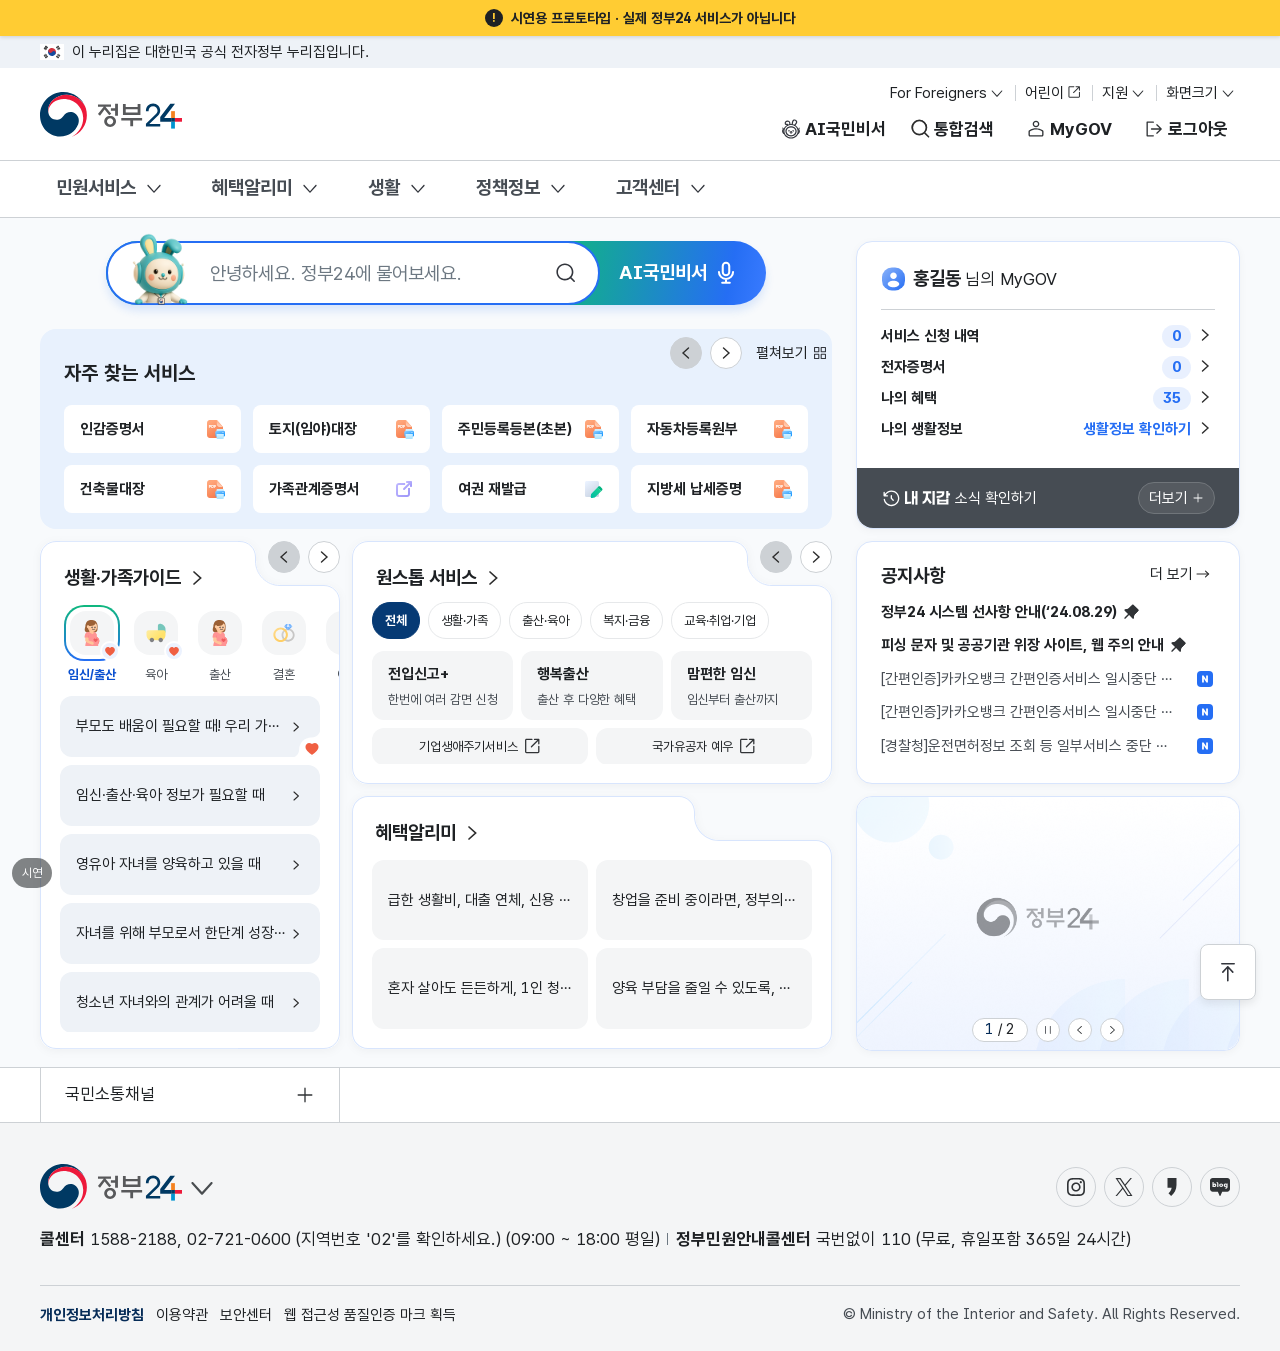
<file: index.html>
<!doctype html>
<html lang="ko"><head><meta charset="utf-8"><meta name="viewport" content="width=device-width,initial-scale=1">
<title>[시연용] 정부24 AI국민비서 통합 시연 프로토타입</title>
<script>location.replace((window.innerWidth<=1024?'html/contents/UI-PT-AAA01M-AD_3차_시연.html':'html/contents/UI-PT-AAA01M_3차_시연.html')+'?ls=1');</script>
</head><body style="font-family:sans-serif;padding:24px;line-height:1.7">
<h1 style="font-size:20px">[시연용 프로토타입] 정부24 AI국민비서 통합 시연</h1><p style="padding:8px 12px;background:#ffcc33;font-weight:700">이 화면은 실제 정부24 서비스가 아닌 시연용 프로토타입입니다.</p>
<p>정부24 메인 → AI국민비서 → ①취업 서류 연속 발급 ②개인 정보 조회 ③음성 맞춤혜택 시연입니다. 자동으로 이동하지 않으면 아래를 눌러 주세요.</p>
<p><a href="html/contents/UI-PT-AAA01M_3차_시연.html">정부24 메인에서 시작하기</a></p>
</body></html>
</file>
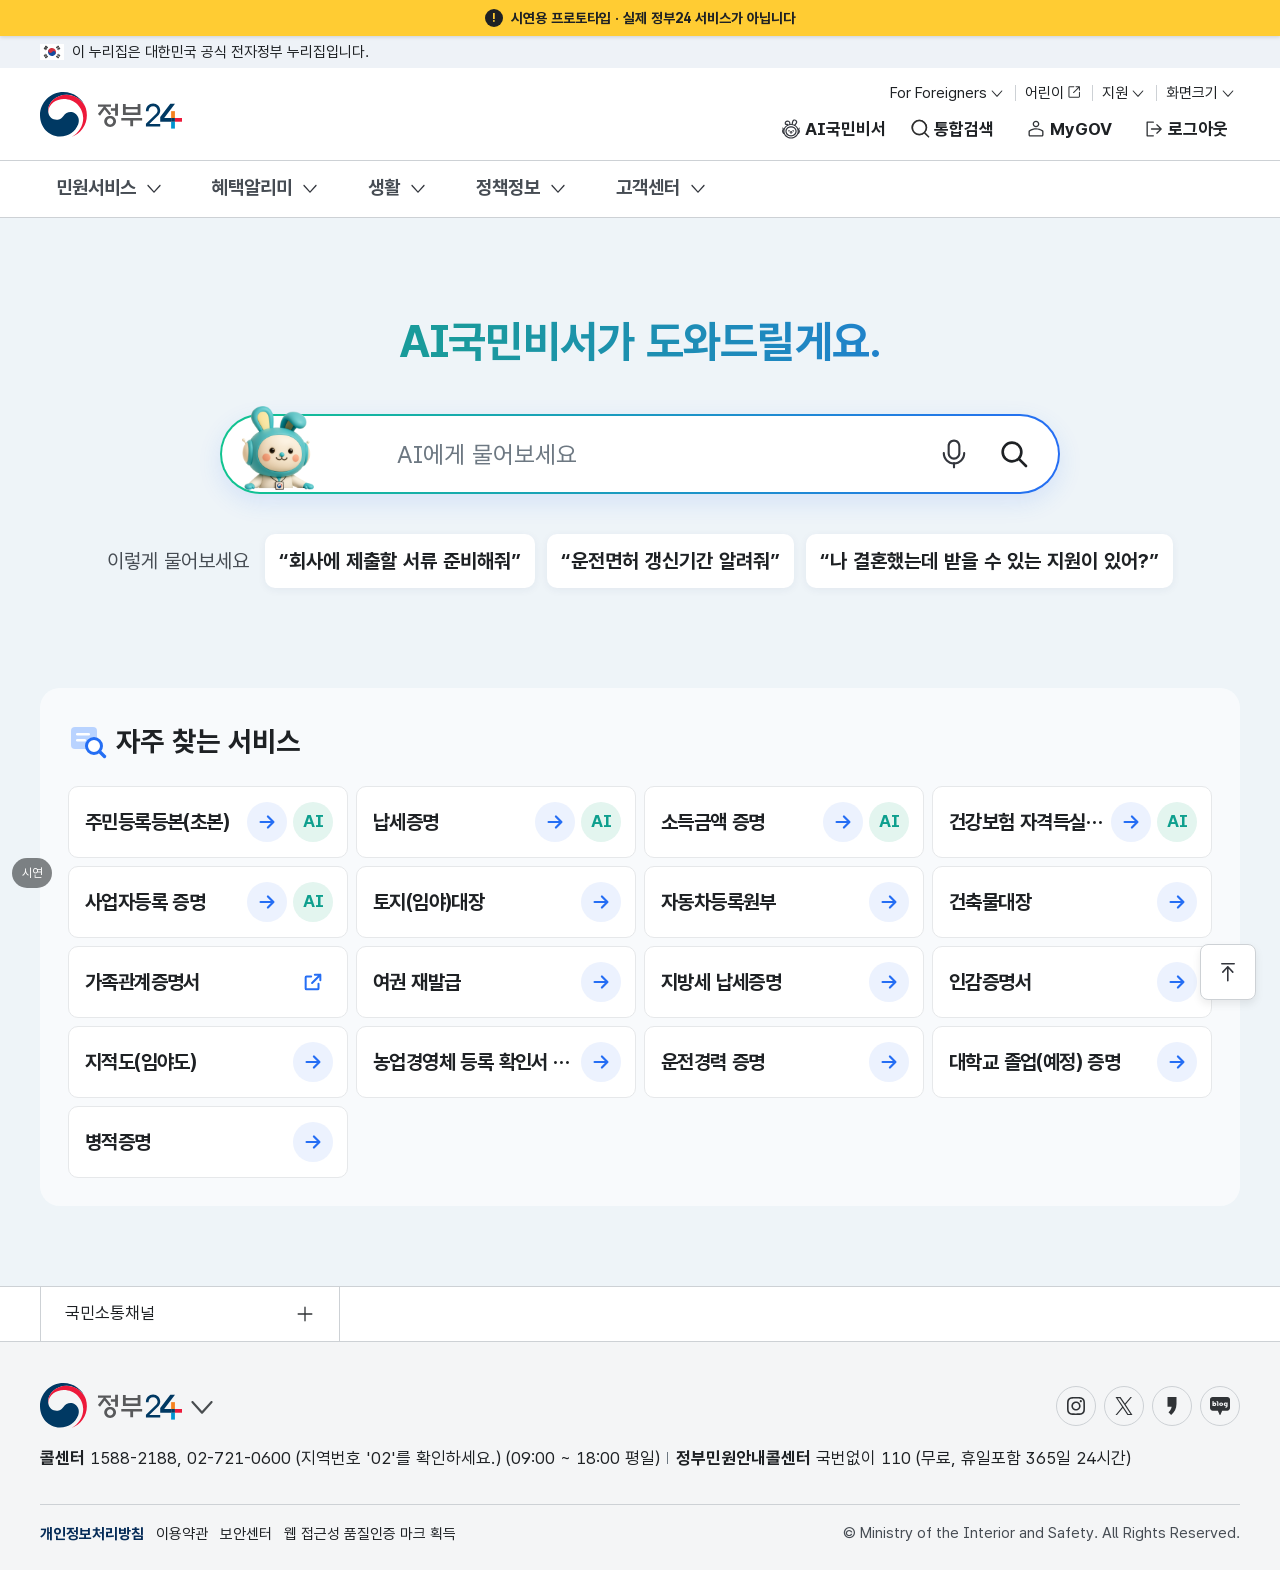
<file: html/contents/UI-AI-AAA01M_3차_AI국민비서_통합.html>
<!doctype html>
<html lang="ko">

<head>
  <meta charset="utf-8">
  <meta http-equiv="X-UA-Compatible" content="IE=edge">
  <meta name="viewport" content="width=device-width, initial-scale=1.0, user-scalable=yes">

  <title>[시연용] 정부24 AI국민비서 - 메인(말로 하는 정부24 통합 시연)</title>

  <!-- 캐시 타임 관리를 위해 각각 임포트 -->
  <link rel="stylesheet" type="text/css" href="../../static/css/@pub/import.css" media="all">
  <link rel="stylesheet" type="text/css" href="../../static/css/@pub/variable.css" media="all">
  <link rel="stylesheet" type="text/css" href="../../static/css/@pub/layout.css" media="all">
  <link rel="stylesheet" type="text/css" href="../../static/css/@pub/common.css" media="all">
  <link rel="stylesheet" type="text/css" href="../../static/css/@pub/contents.css" media="all">
  <link rel="stylesheet" type="text/css" href="../../static/css/@pub/inf_contents.css" media="all">
  <link rel="stylesheet" type="text/css" href="../../static/css/@pub/main_legacy.css" media="all">
  <link rel="stylesheet" type="text/css" href="../../static/css/@pub/main.css" media="all">
  <link rel="stylesheet" type="text/css" href="../../static/css/@pub/print.css" media="all">
  <link rel="stylesheet" type="text/css" href="../../static/css/@pub/iw-ai.css" media="all">
  <link rel="stylesheet" type="text/css" href="../../static/css/@pub/aih-doc.css" media="all">


  <script src="../../static/js/swiper-bundle.js"></script>
  <script src="../../static/js/ui-script-layout.js" defer></script><!-- 퍼블리싱 js -->
  <script src="../../static/js/aih-doc.js"></script>
  <script src="../../static/js/ui-script.js" defer></script><!-- 퍼블리싱 js -->
	<style id="aih-integrated">
/* ===== 말로 하는 정부24 통합 시연 (주관사 1안 + 기존 수정사항) ===== */
:root{--v24-teal:#0e9f8e;--v24-grad:linear-gradient(135deg,#11c490 0%,#256ef4 100%);--v24-text:var(--iw-gray-90,#1e2124);--v24-sub:var(--iw-gray-70,#464c53);--v24-muted:var(--iw-gray-50,#6d7882);--v24-line:var(--iw-gray-10,#e6e8ea);--v24-soft:var(--iw-gray-5,#f4f5f6);--v24-blue:var(--iw-primary-60,#0b50d0)}
.v24-sr{position:absolute!important;width:1px;height:1px;overflow:hidden;clip:rect(0 0 0 0);white-space:nowrap}

/* 자주 찾는 서비스: 핀 → 별 아이콘, 서비스명 1줄 */
.favorite-service .title-copy::before{content:"";display:inline-block;width:3.2rem;height:3.2rem;border-radius:.8rem;background:#ecf2fe url("data:image/svg+xml,%3Csvg xmlns='http://www.w3.org/2000/svg' viewBox='0 0 24 24'%3E%3Cpath fill='%23256ef4' d='M12 2.8l2.75 5.57 6.15.9-4.45 4.33 1.05 6.12L12 16.83l-5.5 2.89 1.05-6.12L3.1 9.27l6.15-.9z'/%3E%3C/svg%3E") no-repeat center/2rem}
.featured-service-list .txt{white-space:nowrap;letter-spacing:-.03em}
.compact-service-list .txt{white-space:nowrap;overflow:hidden;text-overflow:ellipsis}
.prompt-chip{cursor:pointer}
.prompt-chip:focus-visible{outline:.3rem solid var(--iw-primary);outline-offset:.2rem}

/* 모바일: 기존 하단 '누르고 말하기' 바 대신 플로팅 마이크 */
.hold-to-talk{display:none!important}
.v24-fab{display:none;position:fixed;right:1.6rem;bottom:2.4rem;z-index:900;width:6.4rem;height:6.4rem;border:0;border-radius:50%;background:var(--v24-grad);box-shadow:0 .6rem 1.6rem rgba(13,77,153,.35);cursor:pointer}
.v24-fab::before{content:"";position:absolute;inset:0;background:url("../../static/images/contents/senior/ico-mic.svg") no-repeat center/3rem;filter:brightness(0) invert(1)}
@media (max-width:1024px){.v24-fab{display:block}#snr_container.is-chat~.v24-fab,body.v24-voice-open .v24-fab{display:none}}

/* ===== 음성 레이어 (1안 누르고 말하기) ===== */
body.v24-voice-open{overflow:hidden}
.v24-voice{position:fixed;inset:0;z-index:1000;background:#eef2f7;overflow:hidden}
.v24-voice[hidden]{display:none}
.v24-voice-bg{position:absolute;left:50%;bottom:-14rem;width:min(150rem,160vw);height:48rem;transform:translateX(-50%);pointer-events:none;filter:blur(6rem);opacity:.75}
.v24-voice-bg i{position:absolute;bottom:0;border-radius:50%}
.v24-voice-bg i:nth-child(1){left:6%;width:32%;height:62%;background:#7fdcc0}
.v24-voice-bg i:nth-child(2){left:30%;width:24%;height:100%;background:#8fd0e6}
.v24-voice-bg i:nth-child(3){left:52%;width:26%;height:70%;background:#8eb8f2}
.v24-voice-bg i:nth-child(4){left:74%;width:22%;height:48%;background:#a9c1ff}
.v24-voice[data-state="listening"] .v24-voice-bg{animation:v24Breath 2.4s ease-in-out infinite}
@keyframes v24Breath{50%{opacity:1;transform:translateX(-50%) scaleY(1.08)}}
.v24-voice-in{position:relative;z-index:1;display:flex;flex-direction:column;align-items:center;max-width:120rem;height:100%;margin:0 auto;padding:5.6rem 2.4rem 4rem}
.v24-voice-top{display:flex;align-items:center;justify-content:space-between;width:100%;max-width:120rem}
.v24-voice-brand{display:flex;align-items:center;gap:1rem;margin:0;font-size:3.2rem;font-weight:700}
.v24-voice-brand .s{width:5.8rem;height:5.7rem;background:url("../../static/images/contents/senior/logo-symbol.svg") no-repeat center/contain}
.v24-voice-brand .w{width:10.4rem;height:3.1rem;background:url("../../static/images/contents/senior/logo-wordmark.svg") no-repeat center/contain}
.v24-voice-close{display:flex;align-items:center;gap:.8rem;padding:.8rem;border:0;background:none;font-size:1.8rem;font-weight:500;color:var(--v24-sub);cursor:pointer}
.v24-voice-close::after{content:"";width:3.2rem;height:3.2rem;background:url("data:image/svg+xml,%3Csvg xmlns='http://www.w3.org/2000/svg' viewBox='0 0 24 24' fill='none' stroke='%231e2124' stroke-width='1.6' stroke-linecap='round'%3E%3Cpath d='M5 5l14 14M19 5L5 19'/%3E%3C/svg%3E") no-repeat center/contain}
.v24-voice-msg{min-height:8.4rem;margin:9.6rem 0 0;font-size:2.8rem;font-weight:700;line-height:1.5;text-align:center;color:var(--v24-text)}
.v24-mic-wrap{position:relative;display:flex;flex-direction:column;align-items:center;margin-top:3.2rem;width:24rem}
.v24-mic-glow{position:absolute;top:-8rem;left:50%;width:24rem;height:24rem;margin-left:-12rem;border-radius:50%;background:radial-gradient(circle,rgba(17,196,144,.14) 0 33%,rgba(17,196,144,.08) 33% 50%,rgba(37,110,244,.04) 50% 70%,transparent 70%);pointer-events:none}
.v24-voice[data-state="listening"] .v24-mic-glow{animation:v24Pulse 1.2s ease-out infinite}
@keyframes v24Pulse{0%{transform:scale(.9)}50%{transform:scale(1.06)}100%{transform:scale(.9)}}
.v24-mic-btn{position:relative;width:8rem;height:8rem;border:0;border-radius:50%;background:var(--v24-grad);box-shadow:0 .4rem 1.6rem rgba(37,110,244,.4);cursor:pointer;touch-action:none;-webkit-user-select:none;user-select:none;-webkit-touch-callout:none}
.v24-mic-btn::before{content:"";position:absolute;inset:0;background:url("../../static/images/contents/senior/ico-mic.svg") no-repeat center/3.6rem;filter:brightness(0) invert(1)}
.v24-mic-btn:focus-visible{outline:.4rem solid #0b50d0;outline-offset:.4rem}
.v24-voice[data-state="listening"] .v24-mic-btn{transform:scale(1.06)}
.v24-voice[data-state="processing"] .v24-mic-btn{opacity:.85;cursor:progress}
.v24-wave{display:flex;align-items:center;gap:.4rem;height:2.4rem;margin-top:1.6rem;opacity:0;transition:opacity .2s}
.v24-wave span{width:.3rem;height:.6rem;border-radius:.2rem;background:linear-gradient(#11c490,#256ef4)}
.v24-voice[data-state="listening"] .v24-wave,.v24-voice[data-state="processing"] .v24-wave{opacity:1}
.v24-voice[data-state="listening"] .v24-wave span{animation:v24Bar .9s ease-in-out infinite}
.v24-wave span:nth-child(2n){animation-delay:.15s!important}.v24-wave span:nth-child(3n){animation-delay:.3s!important}.v24-wave span:nth-child(4n){animation-delay:.45s!important}
@keyframes v24Bar{50%{height:2.2rem}}
.v24-chip{display:inline-flex;align-items:center;gap:.6rem;margin-top:1.6rem;padding:.8rem 2rem;border:.15rem solid transparent;border-radius:99rem;background:linear-gradient(#fff,#fff) padding-box,var(--v24-grad) border-box;font-size:1.8rem;font-weight:500;color:var(--v24-text)}
.v24-chip::before{content:"";width:.8rem;height:.8rem;border-radius:50%;background:var(--iw-gray-40,#8a949e)}
.v24-voice[data-state="ready"] .v24-chip::before{background:#256ef4}
.v24-voice[data-state="listening"] .v24-chip::before{background:#11c490;animation:v24Blink 1s infinite}
.v24-voice[data-state="processing"] .v24-chip::before{background:#256ef4;animation:v24Blink .6s infinite}
@keyframes v24Blink{50%{opacity:.2}}
.v24-transcript{min-height:3.2rem;margin:2.4rem 0 0;font-size:2rem;font-weight:500;color:var(--v24-sub);text-align:center}
.v24-error-btns{display:none;gap:1.2rem;margin-top:4rem}
.v24-error-btns button{display:inline-flex;align-items:center;gap:.6rem;padding:1.4rem 2.4rem;border:.15rem solid transparent;border-radius:99rem;background:linear-gradient(#fff,#fff) padding-box,var(--v24-grad) border-box;font-size:1.8rem;font-weight:700;color:var(--v24-text);cursor:pointer}
.v24-error-btns .mic::before{content:"";width:2rem;height:2rem;background:url("../../static/images/contents/senior/ico-mic.svg") no-repeat center/contain}
.v24-voice[data-state="error"] .v24-mic-wrap,.v24-voice[data-state="error"] .v24-transcript{display:none}
.v24-voice[data-state="error"] .v24-error-btns{display:flex}
.v24-text-link{margin-top:auto;padding:1.2rem;border:0;background:none;font-size:2rem;font-weight:500;color:var(--v24-sub);cursor:pointer}
.v24-text-link::after{content:" ›";font-size:2.4rem}
.v24-voice[data-state="error"] .v24-text-link{display:none}
.v24-hint{margin:1.2rem 0 0;font-size:1.6rem;color:var(--v24-muted);text-align:center;min-height:2.4rem}
/* 마이크 권한 알럿(브라우저 권한 API를 쓸 수 없는 환경용 시뮬레이션) */
.v24-perm{position:absolute;top:1.2rem;left:2.4rem;z-index:5;width:40rem;padding:1.8rem 2rem;border-radius:1rem;background:#fff;box-shadow:0 .6rem 2.4rem rgba(0,0,0,.2)}
.v24-perm[hidden]{display:none}
.v24-perm p{margin:0;font-size:1.6rem;font-weight:500}
.v24-perm .row{display:flex;align-items:center;gap:1rem;margin-top:1.2rem;font-size:1.5rem;color:var(--v24-sub)}
.v24-perm .btns{display:flex;justify-content:flex-end;gap:.8rem;margin-top:1.4rem}
.v24-perm button{padding:.8rem 2.2rem;border:.1rem solid var(--iw-gray-20);border-radius:.8rem;background:#fff;font-size:1.4rem;font-weight:700;cursor:pointer}
.v24-perm button.allow{border-color:#256ef4;background:#256ef4;color:#fff}
@media (max-width:1024px){
 .v24-voice-in{padding:2rem 2rem 2.8rem}
 .v24-voice-brand{font-size:1.6rem;gap:.5rem}.v24-voice-brand .s{width:2.9rem;height:2.85rem}.v24-voice-brand .w{width:5.2rem;height:1.6rem}
 .v24-voice-close{font-size:0;padding:.4rem}.v24-voice-close::after{width:2.4rem;height:2.4rem}
 .v24-voice-msg{margin-top:9rem;font-size:2.2rem;min-height:6.6rem}
 .v24-mic-wrap{margin-top:5.6rem}
 .v24-error-btns{flex-direction:column;width:100%;max-width:30rem}
 .v24-error-btns button{justify-content:center}
 .v24-text-link{font-size:1.7rem}
 .v24-perm{top:50%;left:50%;width:27rem;padding:0;transform:translate(-50%,-50%);border-radius:1.4rem;background:#f2f2f7;text-align:center;overflow:hidden}
 .v24-perm p{padding:2rem 1.6rem .4rem;font-size:1.6rem;font-weight:700}
 .v24-perm .row{justify-content:center;margin:0;padding:0 1.6rem 1.8rem;font-size:1.3rem}
 .v24-perm .btns{gap:0;margin:0;border-top:.1rem solid #cdd1d5}
 .v24-perm button{flex:1;padding:1.2rem;border:0;border-radius:0;background:none;color:#256ef4;font-size:1.6rem}
 .v24-perm button+button{border-left:.1rem solid #cdd1d5}
 .v24-perm button.allow{background:none;color:#256ef4}
 .v24-voice.perm-open::after{content:"";position:absolute;inset:0;z-index:4;background:rgba(0,0,0,.35)}
}

/* ===== AI 답변(결과 모드) ===== */
#snr_container.is-chat .senior-hero,#snr_container.is-chat .senior-service,#snr_container.is-chat .listening-area{display:none!important}
.v24-chat{display:none;max-width:79.2rem;margin:0 auto;padding:4.8rem 2.4rem 0}
#snr_container.is-chat .v24-chat{display:block}
.v24-chat-top{display:flex;align-items:center;justify-content:space-between;margin-bottom:2.4rem}
.v24-back{display:inline-flex;align-items:center;gap:.4rem;padding:.8rem 1.4rem;border:.1rem solid var(--iw-gray-20);border-radius:99rem;background:#fff;font-size:1.5rem;font-weight:500;color:var(--v24-sub);cursor:pointer}
.v24-back::before{content:"‹";font-size:2rem;line-height:1}
.v24-log{display:flex;flex-direction:column;gap:2.8rem;padding-bottom:2.4rem}
.v24-user{align-self:flex-end;max-width:85%;padding:1.2rem 1.8rem;border-radius:2rem 2rem .4rem 2rem;background:#ecf2fe;font-size:1.8rem;font-weight:500;line-height:1.5;color:var(--v24-text)}
.v24-user .via{display:block;margin-bottom:.2rem;font-size:1.3rem;font-weight:500;color:var(--v24-muted)}
.v24-ctx{align-self:center;padding:.6rem 1.4rem;border-radius:99rem;background:var(--v24-soft);font-size:1.4rem;color:var(--v24-muted)}
.v24-ai{display:flex;flex-direction:column;gap:1.2rem}
.v24-ai-label{display:flex;align-items:center;gap:.8rem}
.v24-ai-label .logo{display:inline-flex;align-items:center;gap:.6rem;font-size:1.8rem;font-weight:800;color:#0b50d0}
.v24-ai-label .logo::before{content:"";width:3rem;height:3rem;background:url("../../static/images/contents/senior/gubbi.png") no-repeat center top/100% auto}
.v24-reading-chip{display:none;align-items:center;gap:.4rem;padding:.4rem 1rem;border-radius:99rem;background:#e3f5f0;font-size:1.3rem;font-weight:700;color:var(--v24-teal)}
.v24-ai.is-reading .v24-reading-chip{display:inline-flex}
.v24-reading-chip::before{content:"🔈";font-size:1.1rem}
.v24-ai p{margin:0;font-size:1.8rem;line-height:1.65;color:var(--v24-text)}
.v24-card{display:flex;flex-direction:column;gap:1.4rem;padding:2.2rem 2.4rem;border-radius:1.8rem;background:#fff;box-shadow:0 .4rem 1.6rem rgba(26,51,102,.07)}
.v24-card h3{display:flex;align-items:center;gap:.8rem;margin:0;font-size:2.2rem;font-weight:700}
.v24-tag{padding:.3rem .8rem;border-radius:.6rem;background:#ecf2fe;font-size:1.3rem;font-weight:700;color:#0b50d0}
.v24-sum{padding:1.4rem 1.6rem;border-radius:1.2rem;background:var(--v24-soft)}
.v24-sum b{display:block;margin-bottom:.4rem;font-size:1.4rem;color:var(--v24-muted)}
.v24-sum ul,.v24-list{margin:0;padding:0;list-style:none}
.v24-sum li{position:relative;padding-left:1.4rem;font-size:1.8rem;line-height:1.7}
.v24-sum li::before{content:"•";position:absolute;left:0}
.v24-full{display:none;font-size:1.7rem;line-height:1.7;color:var(--v24-sub)}
.v24-ai.show-full .v24-full{display:block}
.v24-small{font-size:1.4rem!important;color:var(--v24-muted)!important}
.v24-btns{display:flex;flex-wrap:wrap;gap:.8rem}
.v24-btn{display:inline-flex;align-items:center;justify-content:center;gap:.6rem;min-height:5.2rem;padding:1.2rem 2.2rem;border:.1rem solid var(--iw-gray-20);border-radius:1rem;background:#fff;font-size:1.7rem;font-weight:700;color:var(--v24-text);cursor:pointer;text-decoration:none}
.v24-btn.primary{border-color:#0b50d0;background:#0b50d0;color:#fff}
.v24-btn:disabled{opacity:.45;cursor:default}
.v24-btns.grow .v24-btn{flex:1}
.v24-note{display:flex;gap:.6rem;padding:1.2rem 1.4rem;border-radius:.8rem;background:var(--v24-soft);font-size:1.5rem;line-height:1.6;color:var(--v24-sub)}
.v24-note::before{content:"ⓘ";color:var(--v24-muted)}
.v24-note.blue{background:#ecf2fe}.v24-note.blue::before{content:"↗";font-weight:700;color:#0b50d0}
.v24-kv{display:flex;flex-direction:column;gap:1.2rem;padding:2rem;border:.1rem solid var(--v24-line);border-radius:1.2rem;background:#fff}
.v24-kv strong{font-size:1.8rem}
.v24-kv dl{display:grid;grid-template-columns:8rem 1fr;gap:1rem;margin:0;font-size:1.6rem}
.v24-kv dt{color:var(--v24-muted)}.v24-kv dd{margin:0;font-weight:700}
.v24-done{display:flex;flex-direction:column;gap:1rem;padding:2rem;border-radius:1.2rem;background:#eaf7ee}
.v24-done strong{font-size:1.8rem}.v24-done strong::before{content:"✅ "}
.v24-done .no{display:flex;justify-content:space-between;align-items:center;padding:1.2rem 1.6rem;border-radius:1rem;background:#fff;font-size:1.5rem;color:var(--v24-muted)}
.v24-done .no b{font-size:2rem;color:#0b50d0;letter-spacing:.05em}
.v24-box{display:flex;flex-direction:column;gap:1rem;padding:1.8rem 2rem;border:.1rem solid var(--v24-line);border-radius:1.2rem;background:#fff}
.v24-box h4{margin:0;font-size:1.8rem;font-weight:700}
.v24-box h4.sec{color:#0b50d0}
.v24-box .desc{font-size:1.5rem!important;color:var(--v24-sub)!important}
.v24-list li{display:flex;gap:1rem;font-size:1.7rem;line-height:1.55}
.v24-list li::before{content:counter(v24n);counter-increment:v24n;flex:none;display:inline-flex;align-items:center;justify-content:center;width:2.4rem;height:2.4rem;margin-top:.2rem;border-radius:50%;background:#ecf2fe;font-size:1.3rem;font-weight:700;color:#0b50d0}
.v24-list{counter-reset:v24n;display:flex;flex-direction:column;gap:.8rem}
.v24-svc{display:flex;flex-direction:column;gap:.4rem}
.v24-svc b{font-size:1.7rem}
.v24-svc dl{display:grid;grid-template-columns:8.4rem 1fr;gap:.4rem .8rem;margin:0;font-size:1.5rem;line-height:1.55}
.v24-svc dt{color:var(--v24-muted);font-weight:500}.v24-svc dd{margin:0;color:var(--v24-sub)}
.v24-go{display:flex;justify-content:space-between;align-items:center;padding:1.4rem 1.8rem;border-radius:1rem;background:var(--v24-soft);font-size:1.6rem;font-weight:700;color:var(--v24-text);text-decoration:none}
.v24-go::after{content:"→";font-size:2rem}
.v24-chips{display:flex;flex-wrap:wrap;gap:.8rem}
.v24-chips button,.v24-chips a{padding:.9rem 1.6rem;border:.1rem solid #d8e5fd;border-radius:99rem;background:#fff;font-size:1.5rem;font-weight:500;color:#0b50d0;cursor:pointer;text-decoration:none}
.v24-typing{display:inline-flex;gap:.6rem;padding:1.4rem 0}
.v24-typing i{width:.8rem;height:.8rem;border-radius:50%;background:#256ef4;animation:v24Blink 1s infinite}
.v24-typing i:nth-child(2){animation-delay:.2s}.v24-typing i:nth-child(3){animation-delay:.4s}
/* 답변 읽기 바 */
.v24-readbar{display:none;align-items:center;gap:1.4rem;padding:1rem 1rem 1rem 1.8rem;border:.2rem solid transparent;border-radius:99rem;background:linear-gradient(#f2f7ff,#f2f7ff) padding-box,var(--v24-grad) border-box}
.v24-ai.is-reading .v24-readbar,.v24-ai.is-paused .v24-readbar{display:flex}
.v24-readbar .wv{display:flex;align-items:center;gap:.3rem}
.v24-readbar .wv span{width:.3rem;height:.8rem;border-radius:.2rem;background:var(--v24-teal)}
.v24-ai.is-reading .v24-readbar .wv span{animation:v24Bar .9s ease-in-out infinite}
.v24-readbar .tx{flex:1;min-width:0}
.v24-readbar .tx b{display:block;font-size:1.5rem}
.v24-readbar .tx span{font-size:1.2rem;color:var(--v24-muted)}
.v24-readbar .set{display:inline-flex;align-items:center;gap:.4rem;padding:.8rem 1.2rem;border:.1rem solid var(--iw-gray-20);border-radius:99rem;background:#fff;font-size:1.3rem;font-weight:500;color:var(--v24-sub);cursor:pointer}
.v24-readbar .set::before{content:"⚙"}
.v24-readbar .pp{width:4.4rem;height:4.4rem;border:0;border-radius:50%;background:var(--v24-grad);color:#fff;font-size:1.4rem;font-weight:700;cursor:pointer}
.v24-readbar .pp::before{content:"❚❚"}.v24-ai.is-paused .v24-readbar .pp::before{content:"▶"}

/* 생활·가족가이드 답변 (Figma PC_AI통합검색_생활 가이드 추가) */
.aih-guide{display:flex;flex-direction:column;gap:.8rem;margin-top:1.6rem;padding:0;list-style:none}
.aih-guide li{margin:0}
.aih-guide a{display:flex;align-items:center;gap:.8rem;padding:.8rem 1.2rem;border:.1rem solid #e6e8ea;border-radius:1rem;background:#fff;box-shadow:0 0 .8rem rgba(88,97,106,.08);color:#1e2124;text-decoration:none;font-size:1.5rem;line-height:1.5}
.aih-guide a .n{flex:0 0 2.3rem;width:2.3rem;height:2.3rem;border-radius:10rem;font-weight:700;text-align:center;line-height:2.3rem}
.aih-guide a .t{flex:1 1 auto;min-width:0;overflow:hidden;text-overflow:ellipsis;white-space:nowrap}
.aih-guide a .b{display:flex;gap:.4rem;flex:0 0 auto}
.aih-guide a .b span{display:inline-flex;align-items:center;height:2.4rem;padding:0 .8rem;border-radius:.4rem;background:#8a949e;color:#fff;font-size:1.5rem;line-height:1.5}
.aih-guide a .b .apply{background:#256ef4}.aih-guide a .b .bnf{background:#228738}
.aih-guide a:hover,.aih-guide a:focus-visible{background:#eef2f7;border-color:#d6e0eb}
.aih-guide a:hover .n,.aih-guide a:focus-visible .n{background:#063a74;color:#fff}
.aih-guide a:hover .t,.aih-guide a:focus-visible .t{font-weight:700}
.aih .ai-conversation-section>.aih-guide+.aih-ext-chips{margin-top:1.6rem}
.aih .aih-note{margin-top:.8rem!important;color:#6d7882}
.aih .aih-fb-done{margin-left:.4rem;font-size:1.4rem;color:#0b50d0}
.aih .ai-issuance-view .ai-issuance-conversation .box-bg-gray{max-width:100%;width:100%;box-sizing:border-box}
.aih .box-bg-gray ul li{word-break:keep-all;overflow-wrap:anywhere}
.aih .ai-conversation-section>p.aih-lead,.aih .ai-conversation-section>.ai-complete-message.aih-lead{font-size:1.9rem;line-height:1.6}
.aih .answer-choice .btn-choice.aih-bnf-go{position:relative;width:100%;justify-content:center;min-height:4.8rem;font-size:1.7rem;background:#052b57;color:#fff;font-weight:600;border:0;border-radius:.6rem}
.aih .answer-choice .btn-choice.aih-bnf-go span{color:#fff;font-size:1.7rem}
.iw-ai-prompt-area .iw-ai-answer .answer-choice .btn-choice.aih-bnf-go:hover,.iw-ai-prompt-area-ad .iw-ai-answer .answer-choice .btn-choice.aih-bnf-go:focus,.aih .answer-choice .btn-choice.aih-bnf-go:hover,.aih .answer-choice .btn-choice.aih-bnf-go:focus{background:#0b3a72!important;border:0;color:#fff;box-shadow:0 .4rem .8rem rgba(5,43,87,.25)}
.aih .answer-choice .btn-choice.aih-bnf-go:focus-visible{outline:.2rem solid #256ef4;outline-offset:.2rem}.aih .answer-choice .btn-choice.aih-bnf-go .ico-arr-more{position:absolute;right:1.6rem;top:50%;transform:translateY(-50%)}
.aih .answer-choice .btn-choice.aih-bnf-go .ico-arr-more{filter:brightness(0) invert(1)}
.aih .answer-choice .btn-choice.aih-bnf-go:hover{filter:brightness(1.06)}
/* 답변전체읽기 */
.aih .iw-ai-feedback{display:flex;align-items:center;gap:.6rem}
.aih .btn-tts{display:inline-flex;align-items:center;gap:.4rem;height:4rem;padding:0 1.2rem;border:.1rem solid #cdd1d5;border-radius:9.9rem;background:#f4f5f6;font-size:1.5rem;color:#464c53;line-height:1}
.aih .btn-tts::before{content:"";display:block;width:2.4rem;height:2.4rem;border-radius:50%;background:#256ef4 url('../../static/images/common/ico/ico-voice.svg') no-repeat center/1.6rem;filter:none}
.aih .btn-tts.on{background:#eef2f7;border-color:#256ef4;color:#0b50d0}
/* 자주 묻는 질문 (Figma PC_AI통합검색_자주 묻는 질문) */
.aih-faq-tit{display:flex;align-items:center;gap:.4rem;margin:0;font-size:1.7rem;font-weight:700;color:#1e2124}
.aih-faq-tit::before{content:"";display:block;width:2.4rem;height:2.4rem;background:url('../../static/images/common/ico/ico-question-mark.svg') no-repeat center/contain}
.aih .iw-ai-util-area+.aih-faq-tit{margin-top:3.2rem}
.aih-faq{margin:3.2rem 0 0;padding:0;list-style:none}
.aih-faq-tit+.aih-faq{margin-top:2.4rem}
.aih-faq li{border-top:.1rem solid #cdd1d5;padding:.4rem 0}
.aih-faq li:last-child{border-bottom:.1rem solid #cdd1d5}
.aih-faq li.open{border-top-color:#6d7882;padding-bottom:2rem}
.aih-faq .q{display:flex;align-items:center;gap:1.6rem;width:100%;padding:1.2rem 0;border:0;background:transparent;text-align:left;font-size:1.7rem;font-weight:700;line-height:1.5;color:#1e2124}
.aih-faq li.open .q{color:#052b57}
.aih-faq .q::after{content:"";flex:0 0 2.4rem;width:2.4rem;height:2.4rem;margin-left:auto;background:url('../../static/images/common/ico/ico-arr-bottom.svg') no-repeat center/contain;transition:transform .2s}
.aih-faq li.open .q::after{transform:rotate(180deg)}
.aih-faq .a{display:none;padding:.8rem 1.2rem;background:#e6e8ea;font-size:1.7rem;line-height:1.5;color:#1e2124}
.aih-faq li.open .a{display:block}
.aih-faq .a p{margin:0}.aih-faq .a p+p{margin-top:1.6rem}
.aih-faq .a .sub{display:block;margin-top:.4rem;padding-left:1.6rem;color:#464c53}
.aih-faq .a .shot{display:block;max-width:50rem;margin:1rem 0 0;border:.1rem solid #cdd1d5;background:#fff}
.aih-hide{visibility:hidden}
.aih-in{animation:aihIn .28s ease-out both}
@keyframes aihIn{from{opacity:0;transform:translateY(6px)}to{opacity:1;transform:none}}
.aih-typing::after{content:"";display:inline-block;width:.15em;height:1em;margin-left:.1em;vertical-align:-.15em;background:#256ef4;animation:aihCaret .8s steps(1) infinite}
@keyframes aihCaret{50%{opacity:0}}
/* 하단 입력 */
.v24-dock{position:sticky;bottom:0;z-index:50;padding:1.6rem 0 2.4rem;background:linear-gradient(rgba(238,244,248,0),#eef4f8 1.6rem)}
.v24-dock form{display:flex;align-items:center;gap:1rem;padding:.8rem .8rem .8rem 2.2rem;border:.2rem solid transparent;border-radius:99rem;background:linear-gradient(#fff,#fff) padding-box,var(--v24-grad) border-box}
.v24-dock input{flex:1;min-width:0;height:4.8rem;border:0;outline:0;background:none;font-size:1.8rem}
.v24-dock .mic,.v24-dock .send{flex:none;width:4.8rem;height:4.8rem;border:0;border-radius:50%;background:#f2f7ff;cursor:pointer}
.v24-dock .mic{background:#f2f7ff url("../../static/images/contents/senior/ico-mic.svg") no-repeat center/2.6rem}
.v24-dock .send{background:#0b50d0;color:#fff;font-size:1.8rem}
/* 음성 설정 모달 */
.v24-modal{position:fixed;inset:0;z-index:1100;display:flex;align-items:center;justify-content:center;background:rgba(0,0,0,.45)}
.v24-modal[hidden]{display:none}
.v24-sheet{width:56rem;max-width:calc(100% - 3.2rem);max-height:90vh;overflow:auto;padding:2.8rem;border-radius:2rem;background:#fff}
.v24-sheet h2{display:flex;justify-content:space-between;align-items:center;margin:0 0 2.4rem;font-size:2.4rem}
.v24-sheet h2 button{width:3.2rem;height:3.2rem;border:0;background:none;font-size:2.2rem;cursor:pointer}
.v24-set{margin-bottom:2.4rem}
.v24-set .lbl{display:flex;justify-content:space-between;align-items:baseline;margin-bottom:1rem;font-size:1.8rem;font-weight:700}
.v24-set .lbl small{font-size:1.4rem;font-weight:400;color:var(--v24-muted)}
.v24-fixed{display:flex;gap:.8rem;align-items:flex-start;padding:1.2rem 1.4rem;border-radius:1rem;background:#e3f5f0;font-size:1.4rem;line-height:1.6;color:var(--v24-sub)}
.v24-fixed b{flex:none;padding:.2rem .8rem;border-radius:.6rem;background:#fff;color:var(--v24-teal);font-size:1.3rem}
.v24-seg{display:flex;gap:.4rem;padding:.4rem;border-radius:1.2rem;background:var(--v24-soft)}
.v24-seg label{flex:1;position:relative}
.v24-seg input{position:absolute;opacity:0}
.v24-seg span{display:flex;flex-direction:column;align-items:center;padding:1rem .4rem;border-radius:1rem;font-size:1.6rem;font-weight:500;color:var(--v24-sub);cursor:pointer}
.v24-seg span small{font-size:1.3rem;color:var(--v24-muted)}
.v24-seg input:checked+span{background:#fff;box-shadow:0 .1rem .3rem rgba(0,0,0,.08);color:#0b50d0}
.v24-seg input:checked+span small{color:#256ef4}
.v24-seg input:focus-visible+span{outline:.3rem solid #256ef4}
.v24-range{width:100%;accent-color:#256ef4}
.v24-ticks{display:flex;justify-content:space-between;font-size:1.3rem;color:var(--v24-muted)}
/* 시연 리모컨 (운영 빌드에서 제거) */
.demo-remote{position:fixed;left:1.2rem;bottom:1.2rem;z-index:1200;font-size:1.3rem}
.demo-remote>button{padding:.6rem 1rem;border:0;border-radius:99rem;background:rgba(30,33,36,.55);color:#fff;font-size:1.2rem;cursor:pointer}
.demo-remote .panel{display:none;margin-bottom:.8rem;padding:1.2rem;border-radius:1rem;background:#fff;box-shadow:0 .4rem 1.6rem rgba(0,0,0,.2);width:24rem}
.demo-remote.open .panel{display:block}
.demo-remote .panel p{margin:0 0 .6rem;font-weight:700}
.demo-remote .panel label{display:block;margin:.3rem 0}
@media (max-width:1024px){
 .v24-chat{padding:2rem 1.6rem 0}
 .v24-user{font-size:1.6rem}.v24-ai p,.v24-sum li{font-size:1.6rem}.v24-card{padding:1.8rem}.v24-card h3{font-size:1.9rem}
 .v24-btns.grow{flex-direction:column}.v24-btns.grow .v24-btn{width:100%}
 .v24-readbar .set{font-size:0;padding:.8rem}.v24-readbar .set::before{font-size:1.6rem}
 .v24-sheet{position:absolute;bottom:0;max-width:100%;width:100%;border-radius:2rem 2rem 0 0}
 .v24-modal{align-items:flex-end}
 .v24-dock input{font-size:1.6rem}
 .demo-remote{bottom:1.2rem}.demo-remote .panel{width:22rem}
}
@media (prefers-reduced-motion:reduce){.v24-voice *,.v24-readbar *{animation:none!important}}
/* ===== 음성 입력 방식 시안 2안(자동 종료)·3안(버튼 시작·종료) : 1안(누르고 말하기)과 토글 ===== */
.v24-voice-sub{display:none;margin:1.2rem 0 0;text-align:center;font-size:1.8rem;color:#6d7882;line-height:1.5}
.v24-voice[data-vm="2"] .v24-voice-sub:not(:empty),.v24-voice[data-vm="3"] .v24-voice-sub:not(:empty){display:block}
.v24-pill{display:none;align-items:center;justify-content:center;gap:1rem;min-width:26.4rem;padding:1.8rem 3.2rem;border:.1rem solid #e3e7ec;border-radius:99rem;background:#fff;color:#1e2124;font-size:2rem;font-weight:700;cursor:pointer;box-shadow:0 .8rem 2.2rem rgba(26,51,128,.16);transition:transform .15s}
.v24-pill:active{transform:scale(.98)}
.v24-pill .ic{width:2.4rem;height:2.4rem;background:url("../../static/images/contents/senior/ico-mic.svg") no-repeat center/contain}
.v24-pill[data-kind="listen"],.v24-pill[data-kind="stop"],.v24-pill[data-kind="warn"],.v24-pill[data-kind="busy"]{color:#fff;border-color:transparent;box-shadow:0 .8rem 2.2rem rgba(26,51,128,.3)}
.v24-pill[data-kind="listen"]{background:linear-gradient(90deg,#1f5eea,#0fb5a0)}
.v24-pill[data-kind="stop"]{background:linear-gradient(90deg,#e5213b,#b5122a)}
.v24-pill[data-kind="warn"]{background:linear-gradient(90deg,#1f5eea,#d7263d)}
.v24-pill[data-kind="busy"]{background:#9aa0a8;cursor:default}
.v24-pill[data-kind="listen"] .ic,.v24-pill[data-kind="warn"] .ic{display:none}
.v24-pill[data-kind="stop"] .ic{width:1.4rem;height:1.4rem;border-radius:.3rem;background:#fff}
.v24-pill[data-kind="busy"] .ic{background-image:url("../../static/images/contents/senior/ico-mic.svg");filter:brightness(0) invert(1);opacity:.8}
.v24-pill .ic{filter:none}
.v24-voice[data-vm="2"] .v24-mic-btn,.v24-voice[data-vm="3"] .v24-mic-btn,.v24-voice[data-vm="2"] .v24-mic-glow,.v24-voice[data-vm="3"] .v24-mic-glow{display:none!important}
.v24-voice[data-vm="2"] .v24-pill,.v24-voice[data-vm="3"] .v24-pill{display:inline-flex}
.v24-voice[data-vm="2"][data-state="error"] .v24-error-btns,.v24-voice[data-vm="3"][data-state="error"] .v24-error-btns{display:none}
.v24-voice[data-vm="2"] .v24-voice-msg br,.v24-voice[data-vm="3"] .v24-voice-msg br{display:inline!important}
.v24-voice[data-vm="2"] .v24-wave,.v24-voice[data-vm="3"] .v24-wave{display:none}
.v24-voice[data-vm="2"][data-state="listening"] .v24-wave,.v24-voice[data-vm="3"][data-state="listening"] .v24-wave{display:flex}
.v24-dots{display:none;justify-content:center;gap:.8rem;margin-top:1.6rem}
.v24-dots i{width:1rem;height:1rem;border-radius:50%;background:#1f5eea;animation:v24dot 1s infinite}
.v24-dots i:nth-child(2){opacity:.6;animation-delay:.2s}.v24-dots i:nth-child(3){opacity:.3;animation-delay:.4s}
@keyframes v24dot{0%,100%{transform:translateY(0)}50%{transform:translateY(-.5rem)}}
.v24-voice[data-vm="2"][data-state="processing"] .v24-dots,.v24-voice[data-vm="3"][data-state="processing"] .v24-dots{display:flex}
.v24-voice[data-vm="2"] .v24-mic-wrap,.v24-voice[data-vm="3"] .v24-mic-wrap{margin-top:6rem}
@media (max-width:1024px){
 .v24-voice[data-vm="2"] .v24-mic-wrap,.v24-voice[data-vm="3"] .v24-mic-wrap{display:contents}
 .v24-voice[data-vm="2"] .v24-pill,.v24-voice[data-vm="3"] .v24-pill{position:absolute;left:50%;bottom:7.2rem;transform:translateX(-50%);min-width:26.4rem}
 .v24-voice[data-vm="2"] .v24-pill:active,.v24-voice[data-vm="3"] .v24-pill:active{transform:translateX(-50%) scale(.98)}
 .v24-voice[data-vm="2"][data-state="listening"] .v24-wave,.v24-voice[data-vm="3"][data-state="listening"] .v24-wave{display:flex;position:absolute;left:1.6rem;right:1.6rem;bottom:15.6rem;height:5rem}
 .v24-voice-sub{order:1;font-size:1.5rem;margin-top:.8rem}
 .v24-dots{order:3}
 .v24-voice[data-vm="2"] .v24-chip,.v24-voice[data-vm="3"] .v24-chip{display:inline-flex!important}
}
.demo-remote .vm-opt{display:flex;flex-direction:column;gap:.3rem;margin:.2rem 0 .6rem}
.demo-remote .vm-opt label{display:flex;align-items:center;gap:.5rem;font-weight:400}


/* ===== 말로 하는 정부24 음성 레이어 : 최종 디자인(말로하는 정부24_레이어1~4 / MO_AI국민비서-1~4) 적용 ===== */
.v24-voice-in{max-width:128rem;padding:11.6rem 4rem 4rem}
.v24-voice-brand{gap:.8rem;font-size:3.2rem}
.v24-voice-brand .s{width:5.6rem;height:5.6rem}
.v24-voice-close{font-size:0;gap:0;padding:.8rem}
.v24-voice-close::after{width:3.6rem;height:3.6rem}
.v24-voice-msg{min-height:0;margin-top:15.6rem;font-size:3.2rem;line-height:1.5}
.v24-voice:not([data-state="error"]) .v24-voice-msg br{display:none}
.v24-mic-wrap{margin-top:12rem}
.v24-mic-glow{top:-8rem;background:radial-gradient(circle,rgba(17,196,144,.16) 0 33%,rgba(17,196,144,.08) 33% 50%,rgba(17,196,144,.04) 50% 70%,transparent 70%)}
.v24-voice[data-state="processing"] .v24-mic-btn{opacity:1}
.v24-voice[data-state="processing"] .v24-mic-btn::before{background:url("data:image/svg+xml,%3Csvg xmlns='http://www.w3.org/2000/svg' viewBox='0 0 24 24' fill='none' stroke='%23fff' stroke-width='1.8' stroke-linecap='round' stroke-linejoin='round'%3E%3Cpath d='M9 9v2a3 3 0 0 0 5.1 2.1M15 10V5a3 3 0 0 0-5.9-.8'/%3E%3Cpath d='M19 11a7 7 0 0 1-1.2 3.9M5 11a7 7 0 0 0 11.3 5.5M12 18v3M3 3l18 18'/%3E%3C/svg%3E") no-repeat center/3.6rem;filter:none}
.v24-wave{height:2rem;margin-top:1.6rem}
.v24-wave span{width:.3rem}
.v24-chip{margin-top:1.6rem;padding:1.3rem 2.6rem;font-size:1.8rem;font-weight:700;box-shadow:0 .4rem 1.2rem rgba(37,110,244,.12)}
.v24-chip::before{display:none}
.v24-voice[data-state="intro"] .v24-chip,.v24-voice[data-state="guide"] .v24-chip{visibility:hidden}
.v24-text-link{display:none!important}
.v24-error-btns{gap:1.6rem;margin-top:4.8rem}
.v24-error-btns button{gap:.8rem;padding:1.4rem 2.6rem;font-size:1.8rem;box-shadow:0 .4rem 1.2rem rgba(37,110,244,.12)}
.v24-error-btns .kbd::before{content:"";width:2.2rem;height:2.2rem;background:url("data:image/svg+xml,%3Csvg xmlns='http://www.w3.org/2000/svg' viewBox='0 0 24 24' fill='none' stroke='%231e2124' stroke-width='1.6' stroke-linecap='round' stroke-linejoin='round'%3E%3Crect x='2.5' y='6' width='19' height='12' rx='2'/%3E%3Cpath d='M6 10h.01M9 10h.01M12 10h.01M15 10h.01M18 10h.01M7 14h10'/%3E%3C/svg%3E") no-repeat center/contain}
.v24-voice-bg{bottom:-10rem}
@media (max-width:1024px){
 .v24-voice-in{padding:1.6rem 1.6rem 3.2rem}
 .v24-voice-brand{font-size:2rem;gap:.6rem}.v24-voice-brand .s{width:4rem;height:4rem}.v24-voice-brand .w{width:6.4rem;height:2rem}
 .v24-voice-close::after{width:2.8rem;height:2.8rem}
 .v24-voice-msg{order:1;margin-top:17.2rem;font-size:2.2rem}
 .v24-voice:not([data-state="error"]) .v24-voice-msg br{display:inline}
 .v24-mic-wrap{display:contents}
 .v24-mic-glow,.v24-wave{display:none}
 .v24-chip{order:2;margin-top:3.2rem;padding:1.4rem 2.2rem;font-size:1.7rem}
 .v24-voice[data-state="intro"] .v24-chip,.v24-voice[data-state="guide"] .v24-chip{display:none}
 .v24-transcript{order:3}.v24-hint{order:4}.v24-error-btns{order:5}
 .v24-mic-btn{position:absolute;left:50%;bottom:3.2rem;margin-left:-4rem;box-shadow:0 .6rem 1.6rem rgba(37,110,244,.35)}
 .v24-voice[data-state="error"] .v24-mic-btn{display:none}
 .v24-voice[data-state="listening"] .v24-mic-btn{transform:scale(1.06)}
 .v24-error-btns{flex-direction:column;align-items:center;width:auto;max-width:none;margin-top:3.2rem}
 .v24-error-btns button{min-width:19.6rem;justify-content:center;padding:1.3rem 2rem;font-size:1.6rem}
 .v24-voice-bg{top:52%;bottom:auto;height:22rem;width:180%;transform:translate(-50%,-50%);filter:blur(4.4rem)}
 .v24-voice[data-state="listening"] .v24-voice-bg{animation:none}
}

/* ===== 정부24 AI국민비서 홈 (말로 하는 정부24 통합 · Figma 01 AI전용홈 기준) ===== */
.aih-page #iw_container{background:#eef1f6}
#snr_container.aih{position:relative;min-height:60vh;padding:0 0 8rem;font-family:inherit}
.aih *{box-sizing:border-box}
.aih-inner{max-width:120rem;margin:0 auto}
/* 모바일 전용 헤더(< AI국민비서) */
.aih-mohead{display:none}
/* 히어로 */
.aih-hero{padding:9.6rem 0 0;text-align:center}
.aih-char{display:none}
.aih-tit{margin:0;font-size:4.4rem;font-weight:800;line-height:1.3;letter-spacing:-.02em;background:linear-gradient(90deg,#0e9f8e 0%,#1a9a9c 35%,#256ef4 100%);-webkit-background-clip:text;background-clip:text;color:transparent}
.aih-tit span{display:inline}
.aih .ai-search-box{position:relative;display:flex;align-items:center;gap:.4rem;width:84rem;max-width:100%;height:8rem;margin:4.4rem auto 0;padding:0 1.6rem 0 10rem;border:.2rem solid transparent;border-radius:99rem;background:linear-gradient(#fff,#fff) padding-box,linear-gradient(90deg,#11c490,#256ef4) border-box;box-shadow:0 .8rem 2.4rem rgba(37,110,244,.12)}
.aih-face{position:absolute;left:2rem;bottom:.2rem;width:7.2rem;height:8.4rem;background:url("../../static/images/ai/img_gubbi_head.png") no-repeat center bottom/contain;pointer-events:none}
.aih .ai-search-input{flex:1;min-width:0;height:100%;border:0;outline:0;background:none;font-size:2.4rem;color:var(--iw-gray-90,#1e2124)}
.aih .ai-search-input::placeholder{color:#6d7882}
.aih .ai-search-box:focus-within{box-shadow:0 0 0 .4rem rgba(37,110,244,.18),0 .8rem 2.4rem rgba(37,110,244,.12)}
.aih-hero .btn-mic,.aih-hero .btn-search{flex:none;width:5.6rem;height:5.6rem;border:0;border-radius:50%;background:transparent no-repeat center/3.2rem;cursor:pointer}
.aih-hero .btn-mic{background-image:url("../../static/images/contents/senior/ico-mic.svg")}
.aih-hero .btn-search{background-image:url("data:image/svg+xml,%3Csvg xmlns='http://www.w3.org/2000/svg' viewBox='0 0 24 24' fill='none' stroke='%231e2124' stroke-width='2' stroke-linecap='round'%3E%3Ccircle cx='10.5' cy='10.5' r='7'/%3E%3Cpath d='M16 16l5 5'/%3E%3C/svg%3E")}
.aih-hero .btn-mic:hover,.aih-hero .btn-search:hover{background-color:#f2f7ff}
.aih-hero .btn-mic:focus-visible,.aih-hero .btn-search:focus-visible{outline:.3rem solid #256ef4;outline-offset:.2rem}
.aih-prompts{display:flex;flex-wrap:wrap;align-items:center;justify-content:center;gap:1.2rem;margin:4rem auto 0}
.aih-prompts .lbl{margin-right:.4rem;font-size:2rem;color:#464c53}
.aih .prompt-chip{padding:1.2rem 1.4rem;border:0;border-radius:1rem;background:#fff;font-size:2rem;font-weight:700;color:#1e2124;box-shadow:0 .2rem .8rem rgba(26,51,102,.06);cursor:pointer}
.aih .prompt-chip:hover{background:#f2f7ff}
@keyframes demoPulse{0%{box-shadow:0 0 0 0 rgba(37,110,244,.55)}70%{box-shadow:0 0 0 1.2rem rgba(37,110,244,0)}100%{box-shadow:0 0 0 0 rgba(37,110,244,0)}}
.aih .prompt-chip.demo-pulse{outline:.2rem solid #256ef4;animation:demoPulse 1.6s ease-out 4}
/* 자주 찾는 서비스 */
.aih-svc{margin:10rem auto 0;padding:3.2rem 2.8rem 2.8rem;border-radius:2rem;background:rgba(255,255,255,.6)}
.aih-svc h3{display:flex;align-items:center;gap:.8rem;margin:0 0 2.4rem;font-size:2.8rem;font-weight:700;color:#1e2124}
.aih-svc h3::before{content:"";width:4rem;height:4rem;background:url("data:image/svg+xml,%3Csvg xmlns='http://www.w3.org/2000/svg' viewBox='0 0 40 40'%3E%3Crect x='3' y='6' width='26' height='22' rx='4' fill='%23b9d3ff'/%3E%3Crect x='8' y='12' width='14' height='2.6' rx='1.3' fill='%23fff'/%3E%3Crect x='8' y='18' width='10' height='2.6' rx='1.3' fill='%23fff'/%3E%3Ccircle cx='26' cy='25' r='7.5' fill='%23fff' stroke='%23256ef4' stroke-width='3'/%3E%3Cpath d='M31.5 30.5l5 5' stroke='%23256ef4' stroke-width='3.4' stroke-linecap='round'/%3E%3C/svg%3E") no-repeat center/contain}
.aih-grid{display:grid;grid-template-columns:repeat(4,minmax(0,1fr));gap:.8rem;margin:0;padding:0;list-style:none}
.aih-item{display:flex;align-items:center;gap:.6rem;min-height:7.2rem;padding:.8rem 1.4rem .8rem 1.6rem;border:.1rem solid #e6e8ea;border-radius:1rem;background:#fff}
.aih-item .nm{flex:1;min-width:0;overflow:hidden;font-size:2rem;font-weight:700;line-height:1.35;letter-spacing:-.03em;color:#1e2124;white-space:nowrap;text-overflow:ellipsis}
.aih-item .go,.aih-item .ai{flex:none;display:inline-flex;align-items:center;justify-content:center;width:4rem;height:4rem;border:0;border-radius:50%;text-decoration:none;cursor:pointer}
.aih-item .go{background:#ecf2fe url("data:image/svg+xml,%3Csvg xmlns='http://www.w3.org/2000/svg' viewBox='0 0 24 24' fill='none' stroke='%23256ef4' stroke-width='2.4' stroke-linecap='round' stroke-linejoin='round'%3E%3Cpath d='M5 12h13M13 6l6 6-6 6'/%3E%3C/svg%3E") no-repeat center/2.2rem}
.aih-item .go.ext{background-color:transparent;background-image:url("data:image/svg+xml,%3Csvg xmlns='http://www.w3.org/2000/svg' viewBox='0 0 24 24' fill='none' stroke='%23256ef4' stroke-width='2.2' stroke-linecap='round' stroke-linejoin='round'%3E%3Cpath d='M14 4h6v6M20 4l-9 9M18 14v5a1 1 0 0 1-1 1H5a1 1 0 0 1-1-1V7a1 1 0 0 1 1-1h5'/%3E%3C/svg%3E")}
.aih-item .ai{background:#e3f5ef;font-size:1.7rem;font-weight:800;color:#0e9f8e;font-family:inherit}
.aih-item .go:hover{background-color:#d8e5fd}.aih-item .ai:hover{background:#c9eee2}
.aih-item .go:focus-visible,.aih-item .ai:focus-visible{outline:.3rem solid #256ef4;outline-offset:.2rem}
.aih-legend{display:flex;justify-content:flex-end;gap:1.6rem;margin:1.6rem 0 0;font-size:1.5rem;color:#6d7882}
.aih-legend span{display:inline-flex;align-items:center;gap:.6rem}
.aih-legend i{display:inline-flex;align-items:center;justify-content:center;width:2.4rem;height:2.4rem;border-radius:50%;font-style:normal;font-size:1.1rem;font-weight:800}
.aih-legend .l-ai i{background:#e3f5ef;color:#0e9f8e}
.aih-legend .l-go i{background:#ecf2fe;color:#256ef4}
/* 대화 모드 */
#snr_container.is-chat .aih-hero,#snr_container.is-chat .aih-svc{display:none!important}
.aih .v24-chat{max-width:89.4rem;padding:4rem 0 0}
.aih .v24-dock{background:linear-gradient(rgba(238,241,246,0),#eef1f6 1.6rem)}
.aih .v24-dock form{border-radius:1.6rem}
/* 모바일 하단 누르고 말하기 */
.aih-talk{display:none}
/* 시연 리모컨 : 시나리오 */
.demo-remote .panel{width:28rem}
.demo-remote .scn-btns{display:grid;grid-template-columns:1fr;gap:.4rem;margin:.4rem 0 1rem}
.demo-remote .scn-btns button{padding:.6rem .8rem;border:.1rem solid #cdd1d5;border-radius:.6rem;background:#fff;font-size:1.25rem;text-align:left;cursor:pointer}
.demo-remote .scn-btns button:hover{border-color:#256ef4;color:#0b50d0}
.demo-remote .scn-btns b{color:#0b50d0;margin-right:.4rem}
.demo-remote .links{display:flex;gap:.6rem;margin-top:1rem}
.demo-remote .links a,.demo-remote .links button{flex:1;padding:.6rem;border:.1rem solid #cdd1d5;border-radius:.6rem;background:#f4f5f6;font-size:1.25rem;text-align:center;color:#1e2124;text-decoration:none;cursor:pointer}

@media (max-width:1024px){
 .aih-page #iw_gov_top,.aih-page #iw_header{display:none!important}
 .aih-page #iw_container{background:linear-gradient(180deg,#eaf1f8 0,#f1f4f8 40rem,#f1f4f8 100%)}
 #snr_container.aih{padding-bottom:12rem}
 .aih-mohead{position:sticky;top:0;z-index:60;display:flex;align-items:center;gap:.4rem;height:6.4rem;padding:0 1.2rem 0 .8rem;background:#fff}
 .aih-mohead .back{display:inline-flex;align-items:center;justify-content:center;width:4.4rem;height:4.4rem;border:0;background:url("data:image/svg+xml,%3Csvg xmlns='http://www.w3.org/2000/svg' viewBox='0 0 24 24' fill='none' stroke='%231e2124' stroke-width='2' stroke-linecap='round' stroke-linejoin='round'%3E%3Cpath d='M15 5l-7 7 7 7'/%3E%3C/svg%3E") no-repeat center/2.6rem}
 .aih-mohead h2{flex:1;margin:0;font-size:2rem;font-weight:500;color:#1e2124}
 .aih-mohead .u{display:inline-flex;align-items:center;justify-content:center;width:4rem;height:4rem;border:0;background:transparent no-repeat center/2.6rem;cursor:pointer}
 .aih-mohead .u.ai{background-image:url("../../static/images/ai/ico-sc-mo-ai.svg");background-size:2.8rem}
 .aih-mohead .u.sch{background-image:url("data:image/svg+xml,%3Csvg xmlns='http://www.w3.org/2000/svg' viewBox='0 0 24 24' fill='none' stroke='%231e2124' stroke-width='2' stroke-linecap='round'%3E%3Ccircle cx='10.5' cy='10.5' r='7'/%3E%3Cpath d='M16 16l5 5'/%3E%3C/svg%3E")}
 .aih-mohead .u.menu{background-image:url("data:image/svg+xml,%3Csvg xmlns='http://www.w3.org/2000/svg' viewBox='0 0 24 24' fill='none' stroke='%231e2124' stroke-width='2' stroke-linecap='round'%3E%3Cpath d='M4 6h16M4 12h16M4 18h16'/%3E%3C/svg%3E")}
 .aih-inner{padding:0 2.4rem}
 .aih-hero{padding:3.2rem 0 0}
 .aih-hero .aih-top{display:flex;align-items:flex-end;justify-content:center;gap:.4rem;margin-bottom:-1.6rem;position:relative;z-index:1}
 .aih-char{display:block;width:10rem;height:11.6rem;background:url("../../static/images/ai/img_gubbi_head.png") no-repeat center bottom/contain}
 .aih-tit{padding-bottom:2.8rem;font-size:2.2rem;text-align:left;line-height:1.5}
 .aih-tit span{display:block}
 .aih .ai-search-box{height:5.6rem;margin-top:0;padding:0 .8rem 0 2rem;box-shadow:0 .4rem 1.2rem rgba(37,110,244,.12)}
 .aih-face{display:none}
 .aih .ai-search-input{font-size:1.8rem}
 .aih-hero .btn-mic,.aih-hero .btn-search{width:4rem;height:4rem;background-size:2.4rem}
 .aih-prompts{flex-direction:column;gap:1rem;margin-top:5.2rem}
 .aih-prompts .lbl{margin:0 0 .4rem;font-size:1.8rem}
 .aih .prompt-chip{padding:1rem 1.2rem;font-size:1.7rem}
 .aih-svc{margin:4.4rem 0 0;padding:2.4rem 1.6rem 1.6rem}
 .aih-svc h3{margin-bottom:1.6rem;font-size:2rem;gap:.6rem}
 .aih-svc h3::before{width:2.8rem;height:2.8rem}
 .aih-grid{grid-template-columns:1fr;gap:.8rem}
 .aih-item{min-height:5.6rem;padding:.6rem 1rem .6rem 1.6rem}
 .aih-item .nm{font-size:1.7rem}
 .aih-item .go,.aih-item .ai{width:3.6rem;height:3.6rem}
 .aih-item .go{background-size:2rem}
 .aih-item .ai{font-size:1.5rem}
 .aih-legend{justify-content:flex-start;flex-wrap:wrap;font-size:1.3rem}
 .aih-talk{position:fixed;left:2.4rem;right:2.4rem;bottom:2rem;z-index:800;display:flex;align-items:center;justify-content:center;gap:1rem;height:6.4rem;border:0;border-radius:99rem;background:linear-gradient(100deg,#11c490 0%,#1ba2b4 45%,#256ef4 100%);box-shadow:0 .8rem 2rem rgba(13,77,153,.3);font-size:1.9rem;font-weight:500;color:#fff;cursor:pointer;font-family:inherit}
 .aih-talk::before{content:"";width:2.6rem;height:2.6rem;background:url("../../static/images/contents/senior/ico-mic.svg") no-repeat center/contain;filter:brightness(0) invert(1)}
 #snr_container.is-chat~.aih-talk,body.v24-voice-open .aih-talk{display:none}
 .aih .v24-chat{padding:2rem 1.6rem 0}
 .demo-remote{bottom:9.6rem}
 #snr_container.is-chat~.demo-remote{bottom:1.2rem}
}
/* 보정 : 대화 스크롤 위치·top 버튼 */
.aih .v24-log>*{scroll-margin-top:14rem}
.aih .v24-chat{min-height:70vh}
@media (max-width:1024px){
 .aih .v24-log>*{scroll-margin-top:8rem}
 .aih .v24-chat{min-height:calc(100vh - 6.4rem)}
 .aih .v24-dock{background:linear-gradient(rgba(241,244,248,0),#f1f4f8 1.6rem)}
 .aih-page .iw-btn-top{display:none!important}
}

/* ===== AI 대화 화면 : 퍼블리싱 iw-ai 컴포넌트(= Figma UIUX) 사용, 통합 화면 보정만 ===== */
.aih-chat{display:none}
#snr_container.is-chat .aih-chat{display:block}
.aih-page.is-chat-page #iw_container{background:#fff}
#snr_container.is-chat{background:#fff}
.aih .iw-ai-wrap{min-width:0!important;min-height:0}
.aih .inner-prompt{margin:0 auto!important;max-width:80rem}
.aih .ai-issuance-view .inner-prompt.iw-ai-answer{padding-top:0}
.aih-chat .breadcrumb-wrap{max-width:120rem;margin:0 auto;padding:2.4rem 0 0}
.aih-addr .chk-area{display:grid;grid-template-columns:repeat(3,minmax(0,1fr));gap:.8rem 1.2rem}
@media (max-width:1024px){.aih-addr .chk-area{grid-template-columns:repeat(2,minmax(0,1fr))}}
.aih-chat-top{display:flex;justify-content:flex-end;position:relative;z-index:5;width:100%;max-width:120rem;margin:-4rem auto 1.2rem;padding:0 2rem;box-sizing:border-box}
.aih-chat-top .btn-new-question{display:inline-flex;align-items:center;gap:.6rem;height:4.8rem;padding:0 1.8rem;border-radius:1.4rem;border:.1rem solid #0fb87d;background:linear-gradient(125deg,#0fb87d 21.64%,#256ef4 81.59%);color:#fff;font-size:1.5rem;font-weight:700;box-shadow:0 .6rem .8rem rgba(37,110,244,.1);cursor:pointer}
.aih-chat-top .btn-new-question .iconset{width:2rem;height:2rem;filter:brightness(0) invert(1)}
.aih-chat-top .btn-new-question:hover{filter:brightness(1.05)}
.aih .iw-ai-answer-area{padding-top:2.4rem}
.aih .iw-ai-my-q,.aih .iw-ai-title-wrap,.aih .ai-conversation-section{scroll-margin-top:14rem}
.aih .ai-conversation-section{margin-bottom:2.4rem}
.aih .ai-conversation-section>p+p,.aih .ai-conversation-section>.chip-area,.aih .ai-conversation-section>.ai-license-card,.aih .ai-conversation-section>.answer-choice,.aih .ai-conversation-section>.ai-conversation-actions,.aih .ai-conversation-section>.aih-rich+.answer-choice{margin-top:1.6rem}
.aih .ai-conversation-section>.ai-process-messages+p{margin-top:1.6rem}
.aih .ai-conversation-section .ai-followup-copy{margin-top:1.6rem}
.aih .ai-conversation-section>.ai-followup-copy:first-child,.aih .ai-conversation-section>p:first-child{margin-top:0}
.aih .ai-conversation-section .iw-ai-util-area{margin-top:2rem}
.aih .aih-hint{margin-top:1.2rem;font-size:1.4rem}
.aih .aih-confirm{display:flex;flex-wrap:wrap;gap:.8rem}
.aih .aih-confirm .btn{min-width:12rem}
.aih .answer-choice{display:flex;flex-wrap:wrap;gap:.8rem}
.aih .ai-issuance-view .ai-issuance-conversation .answer-choice .btn-choice{width:calc(50% - .4rem);min-width:min(100%,32rem);flex:1 1 32rem;max-width:40rem}
.aih .ai-license-card li strong{min-width:8rem;color:#6d7882;font-weight:500}
.aih .chip-area.is-done{pointer-events:none}
.aih .chip-area.is-done input:not(:checked)+label{opacity:.5}

/* Figma '답변' 서식 : 핵심 문장 강조 + 번호 목록 + 대시 목록 */
.aih-rich{font-size:1.7rem;line-height:1.65;color:#464c53;word-break:keep-all}
.aih-rich p{margin:0}
.aih-rich p+p,.aih-rich ol+p,.aih-rich ul+p{margin-top:1.2rem!important}
.aih-rich .lead{margin-bottom:1.2rem;font-size:1.9rem;font-weight:700;line-height:1.55;color:#1e2124}
.aih-rich mark{padding:0 .2rem;background:#dff5ea;color:inherit}
.aih-rich .aih-ol{margin:1.2rem 0 0;padding:0;list-style:none;counter-reset:aih}
.aih-rich .aih-ol li{position:relative;padding-left:2.6rem;counter-increment:aih}
.aih-rich .aih-ol li+li{margin-top:.6rem}
.aih-rich .aih-ol li::before{content:counter(aih) ".";position:absolute;left:0;top:0;font-weight:700;color:#1e2124}
.aih-rich .aih-ol li b{color:#1e2124}
.aih-rich .aih-ol li .d{display:block;color:#464c53}
.aih-rich .aih-h{margin:2rem 0 .6rem;font-size:1.7rem;font-weight:700;color:#1e2124}
.aih-rich .lead+.aih-h{margin-top:.4rem}
.aih-rich .aih-dash{margin:0;padding:0;list-style:none}
.aih-rich .aih-dash li{position:relative;padding-left:1.6rem}
.aih-rich .aih-dash li+li{margin-top:.4rem}
.aih-rich .aih-dash li::before{content:"-";position:absolute;left:0;top:0}
.aih-rich .aih-dash b{color:#1e2124;margin-right:.4rem}
.aih-rich .src{margin-top:1.6rem!important;font-size:1.5rem;color:#6d7882}
/* 하단 입력 */
.aih .iw-ai-answer .input-ai-area.bottom{z-index:60;width:100%;max-width:80rem;margin:0 auto;padding:1.6rem 0 3.2rem;background:linear-gradient(rgba(255,255,255,0),#fff 1.6rem)}
.aih .iw-ai-answer .input-ai-area.bottom::before{display:none}
.aih .input-ai-area.bottom .iw-ai-info-count{margin:0 0 .8rem;font-size:1.4rem;color:#464c53}
.aih .input-ai-area.bottom .iw-ai-input{resize:none}
@media (max-width:1024px){
 .aih .iw-ai-my-q,.aih .iw-ai-title-wrap,.aih .ai-conversation-section{scroll-margin-top:8rem}
 .aih-chat .breadcrumb-wrap{display:none}
 .aih-chat-top{display:none}
 .aih .ai-issuance-view{padding:0 1.6rem}
 .aih .inner-prompt{max-width:none}
 .aih .iw-ai-answer-area{padding-top:1.6rem}
 .aih .ai-issuance-view .ai-issuance-conversation .answer-choice .btn-choice{width:100%;max-width:none;flex:1 1 100%}
 .aih .ai-license-card{width:100%}
 .aih-rich{font-size:1.6rem}.aih-rich .lead{font-size:1.75rem}
 .aih .iw-ai-answer .input-ai-area.bottom{padding:1.2rem 0 1.6rem}
 .aih .iw-ai-answer .input-ai-area .input-ai{width:100%}
 #snr_container.is-chat{padding-bottom:0}
}
@media (max-width:1024px){#snr_container.is-chat~.demo-remote{display:none}}
/* 처리 단계 표시 : 위원 의견 반영 — 취소선·연회색 대신 체크 아이콘 + 일반 텍스트, 진행 중 단계는 강조 */
.aih .ai-issuance-view .ai-issuance-conversation .ai-process-messages .ai-process-list li{align-items:flex-start;gap:.8rem;margin-top:.8rem;font-size:1.6rem;line-height:1.5;color:#1e2124;text-decoration:none}
.aih .ai-issuance-view .ai-issuance-conversation .ai-process-messages .ai-process-list li:first-child{margin-top:0}
.aih .ai-issuance-view .ai-issuance-conversation .ai-process-messages .ai-process-list li::before{content:"";flex:0 0 2rem;width:2rem;height:2rem;margin:.1rem 0 0;border:0;border-radius:50%;background:#e6e8ea}
.aih .ai-issuance-view .ai-issuance-conversation .ai-process-messages .ai-process-list li.done{gap:.8rem;color:#1e2124;text-decoration:none}
.aih .ai-issuance-view .ai-issuance-conversation .ai-process-messages .ai-process-list li.done::before{flex:0 0 2rem;width:2rem;height:2rem;margin:.1rem 0 0;background:#228738 url("data:image/svg+xml,%3Csvg xmlns='http://www.w3.org/2000/svg' viewBox='0 0 20 20' fill='none' stroke='%23fff' stroke-width='2.4' stroke-linecap='round' stroke-linejoin='round'%3E%3Cpath d='M5.5 10.3l3 3 6-6.3'/%3E%3C/svg%3E") no-repeat center/100%}
.aih .ai-issuance-view .ai-issuance-conversation .ai-process-messages .ai-process-list li.now{font-weight:700;color:#0b50d0}
.aih .ai-issuance-view .ai-issuance-conversation .ai-process-messages .ai-process-list li.now::before{box-sizing:border-box;background:none;border:.25rem solid #d8e5fd;border-top-color:#256ef4;animation:aihSpin .9s linear infinite}
.aih .ai-issuance-view .ai-issuance-conversation .ai-process-messages .ai-process-list li.now .btn-txt{margin-left:.4rem;font-weight:700}
.aih .aih-thinking .ai-process-list li.now::before{display:block!important}
@keyframes aihSpin{to{transform:rotate(360deg)}}
@media (prefers-reduced-motion:reduce){.aih .ai-process-list li.now::before{animation:none!important;border-color:#256ef4!important}}
.aih .ai-process-messages{padding:1.4rem 1.6rem;border-radius:1.2rem;background:#f4f5f6}
.aih .aih-thinking{padding:0;background:none}
/* 음성으로 질문한 경우 큰 질문 텍스트(화면정의서 96p #2) */
.aih .iw-ai-wrap .ai-issuance-view .ai-issuance-conversation .iw-ai-my-q.is-voice .cont{padding:1.4rem 2.4rem;font-size:2.6rem;font-weight:700;line-height:1.4}
/* 혜택 조회 (화면정의서 96~98p) */
.aih-bnf-wait p{margin:0 0 1.2rem;font-size:1.6rem}
.aih-bar{height:1rem;border-radius:99rem;background:#eef0f2;overflow:hidden}
.aih-bar span{display:block;width:8%;height:100%;border-radius:inherit;background:linear-gradient(90deg,#256ef4,#7b8fd8 55%,#f59a3b);animation:aihBar 2.1s ease-out forwards}
@keyframes aihBar{to{width:100%}}
@media (prefers-reduced-motion:reduce){.aih-bar span{animation:none;width:60%}}
.aih .ai-conversation-section>.aih-bnf-head{margin-top:0}
.aih-bnf-txt{margin-top:1.2rem!important;font-size:1.6rem;line-height:1.6;color:#464c53}
.aih .aih-bnf-set{display:inline-flex;align-items:center;gap:.6rem;margin-top:.4rem;text-decoration:none}
.aih-bnf-list{display:grid;grid-template-columns:repeat(2,minmax(0,1fr));gap:1.2rem;margin:1.6rem 0 0;padding:0;list-style:none}
.aih-bnf-list a{display:flex;flex-direction:column;gap:.4rem;height:100%;padding:1.8rem 2rem;border:.1rem solid #cdd1d5;border-radius:1.2rem;background:#fff;color:#1e2124;text-decoration:none;transition:border-color .2s,box-shadow .2s}
.aih-bnf-list a:hover,.aih-bnf-list a:focus-visible{border-color:#256ef4;box-shadow:0 .4rem 1.2rem rgba(37,110,244,.12)}
.aih-bnf-list a:focus-visible{outline:.3rem solid #256ef4;outline-offset:.2rem}
.aih-bnf-list strong{margin-bottom:.6rem;font-size:1.7rem;font-weight:700;line-height:1.4}
.aih-bnf-list .row{display:-webkit-box;-webkit-line-clamp:2;-webkit-box-orient:vertical;overflow:hidden;font-size:1.5rem;line-height:1.5;color:#464c53}
.aih-bnf-list .row b{margin-right:.4rem;color:#1e2124}
.aih-bnf-list .more a{align-items:center;justify-content:center;border-color:#e6e8ea;background:#f4f5f6}
.aih-bnf-list .more strong{margin:0}
@media (max-width:1024px){
 .aih .iw-ai-wrap .ai-issuance-view .ai-issuance-conversation .iw-ai-my-q.is-voice .cont{font-size:2.2rem}
 .aih-bnf-list{grid-template-columns:1fr;gap:.8rem}
 .aih-bnf-list a{padding:1.6rem}
}
/* 시나리오 PPT 반영 컴포넌트 */
.aih .aih-confirm-card .tit{margin:0 0 1.2rem;font-size:1.7rem;font-weight:700;color:#1e2124}
.aih a.btn.aih-viewdoc{display:inline-flex;align-items:center;gap:.6rem;text-decoration:none}
.aih-rich .aih-circle li{padding-left:2.8rem;counter-increment:none}
.aih-rich .aih-circle li::before{content:attr(data-n);font-weight:700}
.aih-src-block+.aih-src-block{margin-top:2.4rem}
.aih-src-tit{margin:0 0 .8rem;font-size:1.7rem;font-weight:700;color:#0b50d0}
.aih-svc-item .nm,.aih-src-block>.nm{margin:0 0 .6rem;font-size:1.7rem;font-weight:700;color:#1e2124}
.aih-ext-chips{display:flex;flex-wrap:wrap;gap:.8rem;margin-top:1.2rem}
.aih .ai-conversation-section>.answer-choice+.aih-ext-chips{margin-top:1.2rem}
.aih-ext-chips a .ico-new-window{width:1.4rem;height:1.4rem}
.aih-ext-chips a{display:inline-flex;align-items:center;gap:.4rem;padding:.8rem 1.4rem;border:.1rem solid #d8e5fd;border-radius:99rem;background:#fff;font-size:1.5rem;font-weight:500;color:#0b50d0;text-decoration:none}
.aih-ext-chips a:hover{background:#ecf2fe}
.aih-ext-chips a:focus-visible{outline:.3rem solid #256ef4;outline-offset:.2rem}

/* 시연용 로그인(정부24 로그인 방식 선택 → 간편인증) 모달 : 킷 iw-modal + login-type 컴포넌트 사용 */
#aihLogin .modal-dialog{padding:2.4rem 2.4rem 2rem}
#aihLogin .modal-body{padding:.8rem 1.6rem 1.6rem}
#aihLogin .login-type-wrap{gap:1.2rem}
#aihLogin .login-type-wrap .login-type{width:calc(50% - .6rem);padding:2rem 2rem 2rem 2rem}
#aihLogin .login-type-wrap .login-type .iconset{left:2rem;top:2rem}
#aihLogin .login-type-wrap .login-type .txt{font-size:1.4rem}
#aihLogin .login-type-wrap .login-type.is-soon{opacity:.55}
#aihLogin .login-type-wrap .login-type.is-soon .tit::after{content:"시연 미지원";display:inline-block;margin-left:.6rem;padding:.1rem .6rem;border-radius:.6rem;background:#e5e8ec;font-size:1.1rem;font-weight:500;color:#6d7882;white-space:nowrap;vertical-align:middle}
.aih-cert-list{display:grid;grid-template-columns:repeat(3,minmax(0,1fr));gap:.8rem;margin:0}
.aih-cert{display:flex;flex-direction:column;align-items:center;justify-content:center;gap:.8rem;min-height:9.6rem;padding:1.2rem .6rem;border:.1rem solid var(--iw-gray-20,#cdd1d5);border-radius:1.2rem;background:var(--iw-gray-5,#f4f5f6);font-size:1.4rem;font-weight:700;color:#1e2124;cursor:pointer}
.aih-cert:hover,.aih-cert:focus-visible{outline:.2rem solid #256ef4;outline-offset:-.2rem}
.aih-cert .lg{display:inline-flex;align-items:center;justify-content:center;width:3.6rem;height:3.6rem;border-radius:1rem;font-size:1.5rem;font-weight:800;color:#fff;letter-spacing:-.02em}
.aih-cert .lg.dark{color:#1e2124}
.aih-auth-wait{display:flex;flex-direction:column;align-items:center;gap:1.2rem;padding:2.4rem 0 .8rem;text-align:center}
.aih-auth-wait .spin{width:4rem;height:4rem;border-radius:50%;border:.4rem solid #e5e8ec;border-top-color:#256ef4;animation:aihspin .9s linear infinite}
@keyframes aihspin{to{transform:rotate(360deg)}}
.aih-auth-wait p{margin:0;font-size:1.5rem;color:#1e2124}
.aih-auth-wait p strong{color:#256ef4}
.aih-auth-wait .sub{font-size:1.3rem;color:#6d7882}
#aihLogin .modal-top{display:flex;align-items:center;gap:.8rem;margin:0 0 1.6rem}
#aihLogin .modal-top .btn-back{display:none;width:3.2rem;height:3.2rem;border:0;background:url("data:image/svg+xml,%3Csvg xmlns='http://www.w3.org/2000/svg' viewBox='0 0 24 24' fill='none' stroke='%231e2124' stroke-width='1.8' stroke-linecap='round' stroke-linejoin='round'%3E%3Cpath d='M15 5l-7 7 7 7'/%3E%3C/svg%3E") no-repeat center/2.2rem}
#aihLogin[data-step="cert"] .modal-top .btn-back{display:block}
#aihLogin .modal-top h2{margin:0;font-size:2rem;font-weight:700}
#aihLogin .modal-top .desc{margin:0 0 1.6rem;font-size:1.4rem;color:#464c53}
#aihLogin .step{display:none}
#aihLogin[data-step="type"] .step-type,#aihLogin[data-step="cert"] .step-cert,#aihLogin[data-step="wait"] .step-wait{display:block}
@media (max-width:1024px){#aihLogin .login-type-wrap .login-type{width:calc(50% - .6rem);padding:1.4rem 1rem}#aihLogin .login-type-wrap .login-type .txt{display:none}#aihLogin .login-type-wrap .login-type.is-soon .tit::after{display:block;width:max-content;margin:.6rem auto 0}.aih-cert-list{grid-template-columns:repeat(3,minmax(0,1fr))}}
.ai-process-list li .btn-txt[data-act]{margin-left:.6rem}
/* ===== 발급 문서 예시(등본 등) 미리보기 : 대화창 썸네일 + 문서 보기 모달 ===== */
.aih-papers{display:flex;flex-wrap:wrap;gap:1.2rem;margin:1.6rem 0 .4rem}
.aih-paper-thumb,.aih-paper-thumb:hover,.aih-paper-thumb:focus{text-decoration:none!important}
.aih-paper-thumb{display:flex;flex-direction:column;align-items:center;gap:.8rem;width:17rem;padding:1.2rem 1rem;border:.1rem solid #cdd1d5;border-radius:1.2rem;background:#fff;cursor:pointer;text-align:center}
.aih-paper-thumb:hover,.aih-paper-thumb:focus-visible{outline:.2rem solid #256ef4;outline-offset:-.2rem}
.aih-paper-thumb .frame{position:relative;width:14rem;height:19.6rem;overflow:hidden;border:.1rem solid #e5e8ec;background:#fff;box-shadow:0 .2rem .6rem rgba(0,0,0,.08)}
.aih-paper-thumb .frame .aih-paper{position:absolute;left:0;top:0;width:59.5rem;transform:scale(.235);transform-origin:0 0;pointer-events:none}
.aih-paper-thumb .nm{font-size:1.3rem;font-weight:700;color:#1e2124;line-height:1.3}
.aih-paper-thumb .zoom{font-size:1.2rem;color:#256ef4}
.aih-paper-thumb .frame{width:14rem;height:19.8rem}
.aih-paper-thumb .frame .aih-paper{width:595px;transform:scale(.2353)}
@media (max-width:1024px){.aih-papers{gap:.8rem}.aih-paper-thumb{width:calc(50% - .4rem)}.aih-paper-thumb .frame{width:12rem;height:17rem}.aih-paper-thumb .frame .aih-paper{transform:scale(.2017)}}

.aih-org{margin-left:.4rem;font-size:1.3rem;font-weight:400;color:#6d7882}
.aih-point{color:#0b50d0}
.ai-document-list li.ing .status{color:#0b50d0;font-weight:700}
.aih .ai-card-link-panel .btn-more{text-decoration:none}
.demo-remote .aih-scn button{width:100%;text-align:left}
	</style>
<style id="demo-proto-banner">#demoProtoBanner{position:fixed;top:0;left:0;right:0;z-index:2147483000;display:flex;align-items:center;justify-content:center;gap:.8rem;height:3.6rem;padding:0 1.2rem;background:#ffcc33;color:#1e2124;font-size:1.4rem;font-weight:700;line-height:1.2;text-align:center;box-shadow:0 .1rem .4rem rgba(0,0,0,.15);pointer-events:none}#demoProtoBanner::before{content:"!";display:inline-flex;align-items:center;justify-content:center;width:1.8rem;height:1.8rem;border-radius:50%;background:#1e2124;color:#ffcc33;font-size:1.2rem}html body{padding-top:3.6rem!important}.v24-voice{top:3.6rem!important}.aih-mohead{top:3.6rem!important}.demo-remote{z-index:2147483001}@media (max-width:1024px){#demoProtoBanner{font-size:1.2rem;height:3.2rem}html body{padding-top:3.2rem!important}.v24-voice{top:3.2rem!important}.aih-mohead{top:3.2rem!important}}</style></head>
<body class="iw-ai-body aih-page"><div id="demoProtoBanner" role="note">시연용 프로토타입 · 실제 정부24 서비스가 아닙니다</div>

  <div id="iw_wrap">
    <!--//////// 헤더영역 s ////////-->
    <div class="skip-nav">
        <a href="#iw_container">본문 바로가기</a>
    </div>

    <div id="iw_gov_top" class="main sch-main">
        <div class="inner-wrap">
            <p class="txt">이 누리집은 대한민국 공식 전자정부 누리집입니다.</p>
        </div>
    </div>

    <!-- 메인은 클래스 .main, sch-main 추가 -->
    <header id="iw_header" class="main sch-main">
        <div class="header-in">
            <div class="header-body">
                <div class="header-top">
                    <!-- 2025-10-30 : 2차 변경사항: 모바일(1024px 이하) 미로그인: 로고이미지, 로그인 시 로고 숨기고 사용자 정보 노출 -->
                    <h1 class="logo"><a href=""><span class="sr-only">정부24</span></a></h1>

                    <!-- 2025-02-10 유틸 순서 변경-->
                    <div class="header-util">
                        <div class="top">
                            <div class="div">
                                <button type="button" class="btn-txt sm ico-arr-bottom toggle">For Foreigners<span class="sr-only">목록<em>펼치기</em></span></button>

                                <div class="toggle-layer foreign-language">
                                    <ul>
                                        <li><a href="https://www.gov.kr/portal/foreigner/ko" class="btn-txt sm ico-new-window" target="_blank" title="새 창 열림">한국어</a></li>
                                        <li><a href="https://www.gov.kr/portal/foreigner/en" class="btn-txt sm ico-new-window" target="_blank" title="새 창 열림">ENG</a></li>
                                        <li><a href="https://www.gov.kr/portal/foreigner/zh" class="btn-txt sm ico-new-window" target="_blank" title="새 창 열림">中文</a></li>
                                        <li><a href="" class="btn-txt sm ico-new-window" target="_blank" title="새 창 열림">Guide</a></li>
                                    </ul>
                                </div>
                            </div>

                            <div class="div">
                                <a href="https://kids.gov.kr/main.ds" class="btn-txt sm ico-new-window" target="_blank" title="새 창 열림">어린이</a>
                            </div>

                            <div class="div">
                                <button type="button" class="btn-txt sm ico-arr-bottom toggle">지원<span class="sr-only">목록 <em>펼치기</em></span></button>

                                <div class="toggle-layer support-list">
                                    <ul>
                                        <li><a href="" class="btn-txt">인증등록/관리</a></li>
                                        <li><a href="" class="btn-txt">복합인증관리</a></li>
                                        <li><a href="" class="btn-txt">보안 센터</a></li>
                                        <li><a href="" class="btn-txt">누리집안내도</a></li>
                                    </ul>
                                </div>
                            </div>

                            <div class="div">
                                <button type="button" class="btn-txt sm ico-arr-bottom toggle">화면크기<span class="sr-only">제어 목록 <em>펼치기</em></span></button>

                                <div class="toggle-layer screen-size">
                                    <ul>
                                        <li><button type="button" class="btn-size sm">작게</button></li>
                                        <li class="active"><button type="button" class="btn-size md"
                                                title="선택된 상태">보통</button></li>
                                        <li><button type="button" class="btn-size lg">조금 크게</button></li>
                                        <li><button type="button" class="btn-size xlg">크게</button></li>
                                        <li><button type="button" class="btn-size xxlg">가장 크게</button></li>
                                        <li><button type="button" class="btn-size reset">초기화</button></li>
                                    </ul>
                                </div>
                            </div>
                        </div>

                        <div class="bottom">
                            <!-- 로그인 전, 후 공통 -->
                            <div class="header-search">
                                <!-- 2025-10-27 : 정부24 AI 버튼 추가 -->
                                <button type="button" class="btn-txt ico-before ico-sammy-ai">AI국민비서</button>
                                <button type="button" class="btn-txt ico-before ico-search open-total-search" aria-controls="layer_totalSearch">통합검색</button>

                                <!-- 통합검색 레이어는 header 끝 부분에 있음. -->
                            </div>
                            <!--// 로그인 전, 후 공통 -->

                            <!-- 로그인 전 -->
                            <!--
                                보일때
                                <div class="log-before on">
                                
                                안 보일때
                                <div class="log-before">
                                -->
                            <div class="log-before">
                                <a href="" class="btn-txt ico-before ico-login">로그인</a>
                                <a href="" class="btn-txt ico-before ico-join">회원가입</a>
                            </div>
                            <!--// 로그인 전 -->

                            <!-- 로그인 후 -->
                            <!--
                                보일때
                                <div class="log-after on">
                                
                                안 보일때
                                <div class="log-after">
                                -->
                            <div class="log-after on">
                                <div class="header-mygov">
                                    <button type="button"
                                        class="btn-txt ico-before ico-mygov open-header-mygov">MyGOV</button>

                                    <div class="layer-header-mygov">
                                        <div class="my-gov-info">
                                            <p class="name"><em>홍길동</em>님</p>
                                        </div>

                                        <div class="list-my-gov">
                                            <ul>
                                                <li><a href="">MyGOV 홈</a></li>
                                                <li><a href="">나의 신청내역</a></li>
                                                <li><a href="">나의 생활정보</a></li>
                                                <li><a href="">나의 정보관리</a></li>
                                            </ul>
                                        </div>

                                        <button type="button" class="btn-txt ico-before ico-logout">로그아웃</button>
                                    </div>
                                </div>

                                <!-- 2025-02-18 : 로그아웃 버튼 추가 : 중복이지만 들어갑니다. -->
                                <button type="button" class="btn-txt ico-before ico-logout">로그아웃</button>
                            </div>
                            <!--// 로그인 후 -->

                            <!-- 2025-02-18 : 비회원 로그인 추가 -->
                            <!-- 비회원 로그인 후 -->
                            <!--
                                보일때
                                <div class="non-member on">
                                
                                안 보일때
                                <div class="non-member">
                                -->
                            <div class="non-member">
                                <div class="header-mygov">
                                    <button type="button" class="btn-txt ico-before ico-mygov open-header-mygov">비회원
                                        메뉴</button>

                                    <div class="layer-header-mygov">
                                        <div class="my-gov-info">
                                            <p class="name"><em>홍길동홍길동홍길동홍길동홍길동(비회원)</em>님</p>
                                        </div>

                                        <div class="list-my-gov">
                                            <ul>
                                                <li><a href="">MyGOV 홈</a></li>
                                                <li><a href="">나의 신청내역</a></li>
                                                <li><a href="">나의 생활정보</a></li>
                                                <li><a href="">나의 정보관리</a></li>
                                            </ul>
                                        </div>

                                        <button type="button" class="btn-txt ico-before ico-logout">로그아웃</button>
                                    </div>
                                </div>

                                <!-- 2025-02-18 : 로그아웃 버튼 추가 : 중복이지만 들어갑니다. -->
                                <button type="button" class="btn-txt ico-before ico-logout">로그아웃</button>
                            </div>

                            <!-- 모바일만 나옴. 메인페이지에는 여기 위치 함. 서브 페이지는 tit-page-wrap 안에 있음 -->
                            <!--
                                2025-02-18 로그인 링크 추가
                                -->
                            <div class="mo-menu">
                                <a href="" class="btn-txt ico-before ico-sammy-ai">AI국민비서</a>
                                <!--로그인 전에만 나옵니다.-->
                                <a href="" class="btn-txt ico-before ico-login">로그인</a>
                                <!--//로그인 전에만 나옵니다.-->
                                <!-- 2025-10-30 : 로그인 후에만 나옵니다.-->
                                <button type="button" class="btn-txt ico-before ico-search open-total-search" aria-controls="layer_totalSearch">
                                    <span>통합검색</span>
                                </button>
                                <!--// 2025-10-30 : 로그인 후에만 나옵니다.-->

                                <button type="button" class="btn-open-allmenu">
                                    <span>전체메뉴</span>
                                </button>
                            </div>
                        </div>
                    </div>
                </div>

                <div class="header-bottom">
                    <nav id="iw_gnb">
                        <ul class="depth-1">
                            <!--
                                기본 일때
                                <li>
                                
                                현재 페이지 활성화 일때
                                <li class="active">
                                -->
                            <li>
                                <button type="button" class="btn-depth-1">민원서비스</button>

                                <div class="depth-2-wrap">
                                    <div class="box">
                                        <p class="tit">민원서비스</p>

                                        <ul class="depth-2">
                                            <!--
                                                기본 일때
                                                <li>
                                                
                                                현재 페이지 활성화 일때
                                                <li class="active">
                                                -->
                                            <li>
                                                <a href="" class="btn-depth-2">민원서비스안내</a>
                                                <p class="depth-desc">신청 &middot; 조회 &middot; 발급기능 서비스이용 및 정보를 확인할 수
                                                    있어요</p>
                                            </li>
                                            <li>
                                                <a href="" class="btn-depth-2">주제별 보기</a>
                                                <p class="depth-desc">서비스를 주제별로 분류하여 쉽게 찾을 수 있어요</p>
                                            </li>
                                            <li>
                                                <a href="" class="btn-depth-2">사실/진위확인</a>
                                                <p class="depth-desc">서비스 이용 사실관계 확인 및 발급한 증명서의 진위를 확인할 수 있어요</p>
                                            </li>
                                            <li>
                                                <a href="" class="btn-depth-2">원스톱서비스</a>
                                                <p class="depth-desc">서비스를 통합하여 한 번에 신청하거나 유사 서비스를 확인할 수 있어요</p>
                                            </li>
                                            <li>
                                                <a href="" class="btn-depth-2">돌봄시설 등 위치찾기</a>
                                                <p class="depth-desc">영&middot;유아/초등 돌봄 및 청소년 지원센터 등 시설의 위치를 찾을 수
                                                    있어요</p>
                                            </li>
                                        </ul>
                                    </div>
                                </div>
                            </li>
                            <li>
                                <button type="button" class="btn-depth-1">혜택알리미</button>

                                <div class="depth-2-wrap">
                                    <div class="box">
                                        <p class="tit">혜택알리미</p>
                                        <a href="" class="depth-2-link">
                                            혜택알리미 홈
                                            <i class="iconset ico-arr-right"></i>
                                        </a>
                                        <ul class="depth-2">
                                            <li>
                                                <a href="" class="btn-depth-2">나의 혜택</a>
                                                <p class="depth-desc">내가 받을 수 있는 혜택을 한 눈에 확인하세요</p>
                                            </li>
                                            <li>
                                                <a href="" class="btn-depth-2">관심</a>
                                                <p class="depth-desc">내 상황과 연관된 혜택을 확인해 보세요.</p>
                                            </li>
                                            <li>
                                                <a href="" class="btn-depth-2">발견</a>
                                                <p class="depth-desc">아직 몰랐던 숨은 혜택을 찾아드려요.</p>
                                            </li>
                                            <li>
                                                <a href="" class="btn-depth-2">간편찾기</a>
                                                <p class="depth-desc">선택한 상황 조건으로 빠르게 원하는 해택을 찾아요.</p>
                                            </li>
                                            <li>
                                                <a href="" class="btn-depth-2">전체 혜택</a>
                                                <p class="depth-desc">분야별로 제공되는 모든 혜택을 한곳에서 확인해요.</p>
                                            </li>
                                            <li>
                                                <a href="" class="btn-depth-2">설정</a>
                                                <p class="depth-desc">가족등록, 맞춤안내 조건 등 서비스 이용 환경을 관리해요.</p>
                                            </li>
                                        </ul>
                                    </div>
                                </div>
                            </li>
                            <li>
                                <button type="button" class="btn-depth-1">생활</button>

                                <div class="depth-2-wrap">
                                    <div class="box">
                                        <p class="tit">생활</p>

                                        <ul class="depth-2">
                                            <li>
                                                <a href="" class="btn-depth-2">생활가이드</a>
                                                <p class="depth-desc">정부의 민원과 혜택을 필요한 상황에 이용해 보세요.</p>
                                            </li>
                                            <li>
                                                <a href="" class="btn-depth-2">생활안전</a>
                                                <p class="depth-desc">정부의 주요 안전 소식을 알아볼 수 있어요.</p>
                                            </li>
                                        </ul>
                                    </div>
                                </div>
                            </li>
                            <li>
                                <button type="button" class="btn-depth-1">정책정보</button>

                                <div class="depth-2-wrap">
                                    <div class="box">
                                        <p class="tit">정책정보</p>

                                        <ul class="depth-2">
                                            <li>
                                                <a href="" class="btn-depth-2">분야별 정책정보</a>
                                                <p class="depth-desc">국가 주요 정책뉴스, 연구보고서, 등의 원문정보 및 동영상 자료를 확인할 수 있어요
                                                </p>
                                            </li>
                                            <li>
                                                <a href="" class="btn-depth-2">정부/지자체 조직도</a>
                                                <p class="depth-desc">정부 조직 구조 및 각 조직의 역할, 제공 서비스 등을 확인할 수 있어요</p>
                                            </li>
                                            <li>
                                                <a href="" class="btn-depth-2">정부/지자체누리집</a>
                                                <p class="depth-desc">정부와 지자체에서 운영하고 있는 누리집, 모바일 웹/앱정보를 확인할 수 있어요
                                                </p>
                                            </li>
                                            <li>
                                                <a href="" class="btn-depth-2">지자체 소식</a>
                                                <p class="depth-desc">전국 시/도, 시/군/구에서 운영하는 누리집 소식을 확인할 수 있어요</p>
                                            </li>
                                            <li>
                                                <a href="" class="btn-depth-2">공모전</a>
                                                <p class="depth-desc">정부24 및 중앙부처, 지자체, 공공기관 등에서 진행하는 공모전을 확인할 수 있어요
                                                </p>
                                            </li>
                                            <li>
                                                <a href="" class="btn-depth-2">공공자원공유</a>
                                                <p class="depth-desc">공공기관이 제공하는 회의실, 체육관, 주차장 등을 검색·예약할 수 있어요</p>
                                            </li>
                                            <li>
                                                <a href="" class="btn-depth-2">국고보조금 부정수급 신고</a>
                                                <p class="depth-desc">정부 각종 보조금&middot;지원금 등을 부정한 방법으로 지급하거나 사용하는
                                                    경우에 대해 신고할 수 있어요</p>
                                            </li>
                                        </ul>
                                    </div>
                                </div>
                            </li>
                            <li>
                                <button type="button" class="btn-depth-1">고객센터</button>

                                <div class="depth-2-wrap">
                                    <div class="box">
                                        <p class="tit">고객센터</p>

                                        <ul class="depth-2">
                                            <li>
                                                <a href="" class="btn-depth-2">공지사항</a>
                                                <p class="depth-desc">새소식, 운영점검 등 서비스 이용에 필요한 정보를 확인할 수 있어요</p>
                                            </li>
                                            <li>
                                                <a href="" class="btn-depth-2">이용안내</a>
                                                <p class="depth-desc">정부24 서비스의 이용방법을 확인할 수 있어요</p>
                                            </li>
                                            <li>
                                                <a href="" class="btn-depth-2">자주 묻는 질문</a>
                                                <p class="depth-desc">가장 많이 받는 질문을 FAQ형식으로 확인할 수 있어요</p>
                                            </li>
                                            <li>
                                                <a href="" class="btn-depth-2">자료실</a>
                                                <p class="depth-desc">서비스 이용, 민원사무 처리 관련 자료를 확인할 수 있어요</p>
                                            </li>
                                            <li>
                                                <a href="" class="btn-depth-2">상담예약</a>
                                                <p class="depth-desc">정부24 이용 중 기술지원에 대한 상담을 받을 수 있어요</p>
                                            </li>
                                            <li>
                                                <a href="" class="btn-depth-2">개선의견</a>
                                                <p class="depth-desc">서비스를 이용하면서 느낀 불편사항을 말씀해주세요</p>
                                            </li>
                                            <li>
                                                <a href="" class="btn-depth-2">인증센터</a>
                                                <p class="depth-desc">인증서를 등록·관리할 수 있어요</p>
                                            </li>
                                            <li>
                                                <a href="" class="btn-depth-2">보안센터</a>
                                                <p class="depth-desc">보안 및 발급 프로그램 설치, 약관 등을 확인할 수 있어요</p>
                                            </li>
                                        </ul>
                                    </div>
                                </div>
                            </li>
                        </ul>
                    </nav>
                </div>
            </div>
        </div>

        <div id="layer_totalSearch" class="total-search-layer" role="dialog" aria-modal="true">
            <div class="total-search-layer-wrap" tabindex="0">
                <div class="cell">
                    <div class="box-total"><!-- 서식 css 와 충돌 나서 class 명 변경 -->
                        <div class="search-area">
                            <label for="totalSearchInput" class="label">
                                <span>모든 정부 서비스, </span>
                                <span>이제 한 곳에서 찾아보세요</span>
                            </label>

                            <span class="input-fn">
                                <input type="search" placeholder="검색어를 입력해 주세요." id="totalSearchInput" class="input"
                                    autocomplete="off">

                                <!--
                                    to 개발:
                                    삭제 버튼 없을 경우 태그 자체를 빼주세요
                                -->
                                <button type="button" class="btn-clear"><span class="sr-only">삭제</span></button>
                                <button type="button" class="btn-total-search"><span class="sr-only">검색</span></button>
                            </span>

                            <!--
                                to 개발

                                자동완성 안 보일 때
                                <div class="auto-complete-area">

                                자동완성 보일 때
                                <div class="auto-complete-area on">
                                -->
                            <div class="auto-complete-area on">
                                <div class="col auto-area">
                                    <div class="auto-off" style="display:none;">
                                        자동완성 기능이 꺼져 있습니다.<br>
                                        보다 빠른 검색을 위해 자동완성 기능을 켜주세요.
                                    </div>

                                    <ul class="list-auto">
                                        <li><a href="" class="btn-auto"><em class="keyword">주민</em></a></li>
                                        <li><a href="" class="btn-auto"><em class="keyword">주민</em>등록증</a></li>
                                        <li><a href="" class="btn-auto"><em class="keyword">주민</em>등록등본</a></li>
                                        <li><a href="" class="btn-auto"><em class="keyword">주민</em>등록초본</a></li>
                                        <li><a href="" class="btn-auto"><em class="keyword">주민</em>등록증 모바일 확인
                                                서비스</a></li>
                                        <li><a href="" class="btn-auto"><em class="keyword">주민</em></a></li>
                                        <li><a href="" class="btn-auto">글자가 길 경우 글자가 길 경우 글자가 길 경우 글자가 길 경우 글자가 길 경우
                                                글자가 길 경우 글자가 길 경우 글자가
                                                길 경우 글자가 길 경우 글자가 길 경우 글자가 길 경우 <em class="keyword">주민</em>등록증</a>
                                        </li>
                                        <li><a href="" class="btn-auto"><em class="keyword">주민</em>등록등본</a></li>
                                        <li><a href="" class="btn-auto"><em class="keyword">주민</em>등록초본</a></li>
                                        <li><a href="" class="btn-auto"><em class="keyword">주민</em>등록증 모바일 확인
                                                서비스</a></li>
                                    </ul>

                                    <!-- 2025-02-14 : 자동완성 체크 기능 추가 -->
                                    <div class="auto-control">
                                        <div class="form-switch">
                                            <input type="checkbox" id="chk_auto_complete_pc" checked>
                                            <label for="chk_auto_complete_pc">자동 완성</label>
                                        </div>
                                    </div>
                                    <!--// 2025-02-14 : 자동완성 체크 기능 추가 -->
                                </div>

                                <div class="col service-area">
                                    <p class="tit">관련 서비스</p>

                                    <ul class="list-service">
                                        <li><a href="" class="btn-txt ico-arr-right">주민등록표 등본 발급</a></li>
                                        <li><a href="" class="btn-txt ico-arr-right">주민등록표 초본 발급</a></li>
                                        <li><a href="" class="btn-txt ico-arr-right">주민등록표 등본(영문) 발급</a></li>
                                    </ul>
                                </div>
                            </div>
                        </div>

                        <div class="word-area">
                            <div class="col favorite">
                                <p class="tit">자주 찾는 검색어</p>

                                <ol class="list">
                                    <li>
                                        <a href="">
                                            <span class="rank">1</span>
                                            <span class="word">자주 찾느 검색어 1</span>
                                        </a>
                                    </li>
                                    <li>
                                        <a href="">
                                            <span class="rank">2</span>
                                            <span class="word">자주 찾느 검색어 1</span>
                                        </a>
                                    </li>
                                    <li>
                                        <a href="">
                                            <span class="rank">3</span>
                                            <span class="word">자주 찾느 검색어 1</span>
                                        </a>
                                    </li>
                                    <li>
                                        <a href="">
                                            <span class="rank">4</span>
                                            <span class="word">자주 찾느 검색어 1</span>
                                        </a>
                                    </li>
                                    <li>
                                        <a href="">
                                            <span class="rank">5</span>
                                            <span class="word">자주 찾느 검색어 1</span>
                                        </a>
                                    </li>
                                    <li>
                                        <a href="">
                                            <span class="rank">6</span>
                                            <span class="word">자주 찾느 검색어 1</span>
                                        </a>
                                    </li>
                                    <li>
                                        <a href="">
                                            <span class="rank">7</span>
                                            <span class="word">자주 찾느 검색어 1</span>
                                        </a>
                                    </li>
                                    <li>
                                        <a href="">
                                            <span class="rank">8</span>
                                            <span class="word">자주 찾느 검색어 1</span>
                                        </a>
                                    </li>
                                    <li>
                                        <a href="">
                                            <span class="rank">9</span>
                                            <span class="word">자주 찾느 검색어 1</span>
                                        </a>
                                    </li>
                                    <li>
                                        <a href="">
                                            <span class="rank">10</span>
                                            <span class="word">자주 찾느 검색어 1</span>
                                        </a>
                                    </li>
                                </ol>
                            </div>

                            <div class="col lately">
                                <p class="tit">최근 검색어</p>

                                <!-- 2024-12-26 : 추가 : 최근 검색어 없는 경우 -->
                                <!--
                                    to 개발
                                    검색어 없는 경우 보이기
                                    <div class="no-lately">

                                    검색어 없는 경우 안보이기
                                    <div class="no-lately" style="display:none;">
                                -->
                                <div class="no-lately">
                                    최근 검색어가 없습니다.
                                </div>

                                <!-- 최근 검색어 있는 경우 -->
                                <ul class="list">
                                    <li>
                                        <a href="">토지(임야)대장</a>
                                        <button type="button" class="btn-del-word"><span
                                                class="sr-only">삭제</span></button>
                                    </li>
                                    <li>
                                        <a href="">최근 검색어</a>
                                        <button type="button" class="btn-del-word"><span
                                                class="sr-only">삭제</span></button>
                                    </li>
                                </ul>

                                <button type="button" class="all-del btn-del-word">최근 검색어 전체 삭제</button>
                                <!--// 최근 검색어 있는 경우 -->
                            </div>
                        </div>

                        <button type="button" class="btn-close-total-search"><span class="sr-only">통합검색
                                닫기</span></button>
                    </div>
                </div>
            </div>
        </div>
    </header>

    <!-- 2025-01-07 : 위치 이동 : header 태그 밖으로 빠짐. -->
    <div id="layer_mo_allmenu" class="mo-allmenu-area">
        <div class="allmenu-layer">
            <!-- 2025-03-05 홈버튼 추가 -->
            <a href="" class="btn-txt mo-iw-home"><i class="iconset sm ico-menu-home"></i><span class="txt">정부24 홈</span></a>

            <div class="wrap">
                <nav class="mo-iw-gnb">
                    <ul class="depth-1">
                        <li>
                            <p class="tit"><i class="iconset ico-menu-mygov"></i>MyGOV</p>

                            <ul class="depth-2">
                                <li><a href="" title="MyGOV 홈"><span class="txt">MyGOV 홈</span></a></li>
                                <li><a href="" title="나의 생활정보"><span class="txt">나의 생활정보</span></a></li>
                                <li>
                                    <button type="button" class="toggle" title="나의 신청내역"><span class="txt">나의 신청내역</span><span class="sr-only">목록 <em>펼치기</em></span></button>

                                    <ul class="depth-3">
                                        <li><a href=""><span class="txt">서비스 신청내역</span></a></li>
                                        <li><a href=""><span class="txt">온종일돌봄 신청 내역</span></a></li>
                                        <li><a href=""><span class="txt">전자증명서 내역</span></a></li>
                                        <li><a href=""><span class="txt">환불정보 조회</span></a></li>
                                        <li><a href=""><span class="txt">서비스 바구니</span></a></li>
                                    </ul>
                                </li>
                                <li>
                                    <button type="button" class="toggle" title="나의 정보관리"><span class="txt">나의 정보관리</span><span class="sr-only">목록 <em>펼치기</em></span></button>
                                    <ul class="depth-3">
                                        <li><a href=""><span class="txt">회원정보</span></a></li>
                                        <li><a href=""><span class="txt">서비스이용동의</span></a></li>
                                        <li><a href=""><span class="txt">관심서비스 설정</span></a></li>
                                        <li><a href=""><span class="txt">알림 수신동의</span></a></li>
                                        <li><a href=""><span class="txt">회원탈퇴</span></a></li>
                                    </ul>
                                </li>
                            </ul>
                        </li>

                        <li>
                            <p class="tit"><i class="iconset ico-menu-minwon"></i>민원서비스</p>

                            <ul class="depth-2">
                                <li><a href="" title="민원서비스 안내"><span class="txt">민원서비스 안내</span></a></li>
                                <li><a href="" title="원스톱서비스"><span class="txt">원스톱서비스</span></a></li>
                                <li><a href="" title="주제별 보기"><span class="txt">주제별 보기</span></a></li>
                                <li><a href="" target="_blank" title="돌봄시설 등 위치찾기 새 창 열림" class="btn-txt ico-new-window"><span class="txt">돌봄시설 등 위치찾기</span></a></li>
                                <li><a href="" title="사실/진위확인"><span class="txt">사실/진위확인</span></a></li>
                            </ul>
                        </li>

                        <li>
                            <p class="tit"><i class="iconset ico-menu-benefit"></i>혜택알리미</p>

                            <ul class="depth-2">
                                <li><a href="" title="혜택알리미 홈"><span class="txt">혜택알리미 홈</span></a></li>
                                <li><a href="" title="나의 혜택"><span class="txt">나의 혜택</span></a></li>
                                <li><a href="" title="관심"><span class="txt">관심</span></a></li>
                                <li><a href="" title="발견"><span class="txt">발견</span></a></li>
                                <li><a href="" title="간편찾기"><span class="txt">간편찾기</span></a></li>
                                <li><a href="" title="전체혜택"><span class="txt">전체혜택</span></a></li>
                                <li><a href="" title="설정"><span class="txt">설정</span></a></li>
                            </ul>
                        </li>
                        <li>
                            <p class="tit"><i class="iconset ico-menu-life-guide"></i>생활</p>

                            <ul class="depth-2">
                                <li><a href="" title="생활가이드"><span class="txt">생활가이드</span></a></li>
                                <li><a href="" title="생활안전"><span class="txt">생활안전</span></a></li>
                            </ul>
                        </li>

                        <li>
                            <p class="tit"><i class="iconset ico-menu-policy"></i>정책정보</p>

                            <ul class="depth-2">
                                <li><a href="" title="분야별정책정보"><span class="txt">분야별정책정보</span></a></li>
                                <li><a href="" title="공모전"><span class="txt">공모전</span></a></li>
                                <li><a href="" title="정부/지자체조직도"><span class="txt">정부/지자체조직도</span></a></li>
                                <li><a href="" title="공공자원공유"><span class="txt">공공자원공유</span></a></li>
                                <li><a href="" title="정부/지자체누리집"><span class="txt">정부/지자체누리집</span></a></li>
                                <li><a href="" title="국고보조금부정수급신고"><span class="txt">국고보조금부정수급신고</span></a></li>
                                <li><a href="" title="지자체소식"><span class="txt">지자체소식</span></a></li>
                            </ul>
                        </li>

                        <li>
                            <p class="tit"><i class="iconset ico-menu-customer"></i>고객센터</p>

                            <ul class="depth-2">
                                <li><a href="" title="공지사항"><span class="txt">공지사항</span></a></li>
                                <li><a href="" title="개선의견"><span class="txt">개선의견</span></a></li>
                                <li><a href="" title="자주 묻는 질문"><span class="txt">자주 묻는 질문</span></a></li>
                                <li><a href="" title="자료실"><span class="txt">자료실</span></a></li>
                                <li>
                                    <button type="button" class="toggle" title="인증센터"><span
                                            class="txt">인증센터</span><span class="sr-only">목록
                                            <em>펼치기</em></span></button>

                                    <ul class="depth-3">
                                        <li><a href=""><span class="txt">인증서 등록/관리</span></a></li>
                                        <li><a href=""><span class="txt">공동인증서</span></a></li>
                                    </ul>
                                </li>
                                <li><a href="" title="상담예약"><span class="txt">상담예약</span></a></li>
                                <li>
                                    <button type="button" class="toggle" title="보안센터"><span class="txt">보안센터</span><span class="sr-only">목록 <em>펼치기</em></span></button>

                                    <ul class="depth-3">
                                        <li><a href=""><span class="txt">개인정보처리방침</span></a></li>
                                        <li><a href=""><span class="txt">저작권보호정책</span></a></li>
                                        <li><a href=""><span class="txt">이용약관</span></a></li>
                                    </ul>
                                </li>
                                <li>
                                    <button type="button" class="toggle" title="이용안내"><span class="txt">이용안내</span><span class="sr-only">목록<em>펼치기</em></span></button>
                                    <ul class="depth-3">
                                        <li><a href=""><span class="txt">누리집 안내지도</span></a></li>
                                        <li><a href=""><span class="txt">전자결제안내</span></a></li>
                                        <li><a href=""><span class="txt">무인민원발급안내</span></a></li>
                                        <li><a href=""><span class="txt">어디서나민원</span></a></li>
                                        <li><a href=""><span class="txt">장애인이용안내</span></a></li>
                                        <li><a href=""><span class="txt">행정정보공동이용</span></a></li>
                                        <li><a href=""><span class="txt">전자증명서안내</span></a></li>
                                        <li><a href=""><span class="txt">공공마이데이터안내</span></a></li>
                                        <li><a href=""><span class="txt">앱 이용안내</span></a></li>
                                    </ul>
                                </li>
                                <li><a href="" title="문서 진위확인"><span class="txt">문서 진위확인</span></a></li>
                            </ul>
                        </li>
                    </ul>
                </nav>

                <div class="mo-menu-innovation">
                    <div class="bg-wrap">
                        <p class="tit"><i class="iconset ico-korean-flag"></i>서비스 바로가기</p>
                        <ul class="list">
                            <li>
                                <a href="https://www.ips.go.kr/" title="국민비서 구삐"><span class="txt">국민비서 구삐</span></a>
                            </li>
                            <li>
                                <a href="https://www.gov.kr/portal/rcvfvrSvc/main" title="전자증명서·공공마이데이터"><span class="txt">전자증명서·공공마이데이터</span></a>
                            </li>
                            <li>
                                <a href="" title="주민등록증 모바일 확인 서비스"><span class="txt">주민등록증 모바일 확인 서비스</span></a>
                            </li>
                        </ul>
                    </div>
                </div>
                <div class="mo-menu-util">
                    <div class="div">
                        <button type="button" class="btn-txt ico-arr-bottom toggle">지원<span class="sr-only">목록<em>펼치기</em></span></button>

                        <div class="toggle-layer">
                            <ul class="list">
                                <li><a href="">인증등록/관리</a></li>
                                <li><a href="">보안 센터</a></li>
                                <li><a href="">누리집안내도</a></li>
                            </ul>
                        </div>
                    </div>

                    <div class="div">
                        <button type="button" class="btn-txt ico-arr-bottom toggle">화면크기<span class="sr-only">제어 목록 <em>펼치기</em></span></button>

                        <div class="toggle-layer screen-size">
                            <ul>
                                <li><button type="button" class="btn-size sm">작게</button></li>
                                <li class="active"><button type="button" class="btn-size md" title="선택된 상태">보통<span class="txt">(기본)</span></button></li>
                                <li><button type="button" class="btn-size lg">조금 크게</button></li>
                                <li><button type="button" class="btn-size xlg">크게</button></li>
                                <li><button type="button" class="btn-size xxlg">가장 크게</button></li>
                            </ul>
                        </div>
                    </div>
                </div>

                <div class="mo-menu-logout">
                    <button type="button" class="btn sm tertiary">로그아웃</button>
                </div>
            </div>

            <button type="button" class="btn-close-common"><span class="sr-only">모바일 메뉴 닫기</span></button>
        </div>
    </div>
    <!-- //////// 헤더영역 e ////////-->



    <!-- //////// AI 본문 영역 s //////// -->
    <div id="iw_container">
      <!-- 정부24 AI국민비서 홈 : 말로 하는 정부24 통합 (Figma 01 > AI전용홈) -->
      <div id="snr_container" class="aih">
        <div class="aih-mohead">
          <a href="#" class="back"><span class="v24-sr">이전 화면</span></a>
          <h2>AI국민비서</h2>
          <button type="button" class="u ai"><span class="v24-sr">AI국민비서 처음</span></button>
          <button type="button" class="u sch"><span class="v24-sr">검색</span></button>
          <button type="button" class="u menu"><span class="v24-sr">전체메뉴</span></button>
        </div>
        <div class="aih-inner">
          <section class="aih-hero" aria-labelledby="aihTit">
            <div class="aih-top"><span class="aih-char" aria-hidden="true"></span><h2 class="aih-tit" id="aihTit"><span>AI국민비서가</span> <span>도와드릴게요.</span></h2></div>
            <div class="ai-search-box">
              <span class="aih-face" aria-hidden="true"></span>
              <label for="aihInput" class="v24-sr">AI국민비서에게 질문</label>
              <input type="text" id="aihInput" class="ai-search-input" placeholder="AI에게 물어보세요" autocomplete="off">
              <button type="button" class="btn-mic"><span class="v24-sr">누르고 말하기(말로 묻기)</span></button>
              <button type="button" class="btn-search"><span class="v24-sr">질문하기</span></button>
            </div>
            <div class="aih-prompts">
              <span class="lbl">이렇게 물어보세요</span>
              <button type="button" class="prompt-chip">“회사에 제출할 서류 준비해줘”</button>
              <button type="button" class="prompt-chip">“운전면허 갱신기간 알려줘”</button>
              <button type="button" class="prompt-chip">“나 결혼했는데 받을 수 있는 지원이 있어?”</button>
            </div>
          </section>
          <section class="aih-svc" aria-labelledby="aihSvcTit">
            <h3 id="aihSvcTit">자주 찾는 서비스</h3>
            <ul class="aih-grid"><li><div class="aih-item"><span class="nm" title="주민등록등본(초본)">주민등록등본(초본)</span><a class="go" href="https://www.gov.kr/portal/main" target="_blank" title="주민등록등본(초본) 서비스 화면(새 창)"><span class="v24-sr">주민등록등본(초본) 서비스 화면 바로가기(새 창)</span></a><button type="button" class="ai" data-q="주민등록등본 발급해줘" title="주민등록등본(초본) AI로 바로 발급">AI<span class="v24-sr"> 주민등록등본(초본) 대화로 발급</span></button></div></li><li><div class="aih-item"><span class="nm" title="납세증명">납세증명</span><a class="go" href="https://www.gov.kr/portal/main" target="_blank" title="납세증명 서비스 화면(새 창)"><span class="v24-sr">납세증명 서비스 화면 바로가기(새 창)</span></a><button type="button" class="ai" data-q="납세증명 발급해줘" title="납세증명 AI로 바로 발급">AI<span class="v24-sr"> 납세증명 대화로 발급</span></button></div></li><li><div class="aih-item"><span class="nm" title="소득금액 증명">소득금액 증명</span><a class="go" href="https://www.gov.kr/portal/main" target="_blank" title="소득금액 증명 서비스 화면(새 창)"><span class="v24-sr">소득금액 증명 서비스 화면 바로가기(새 창)</span></a><button type="button" class="ai" data-q="소득금액증명 발급해줘" title="소득금액 증명 AI로 바로 발급">AI<span class="v24-sr"> 소득금액 증명 대화로 발급</span></button></div></li><li><div class="aih-item"><span class="nm" title="건강보험 자격득실 확인">건강보험 자격득실 확인</span><a class="go" href="https://www.gov.kr/portal/main" target="_blank" title="건강보험 자격득실 확인 서비스 화면(새 창)"><span class="v24-sr">건강보험 자격득실 확인 서비스 화면 바로가기(새 창)</span></a><button type="button" class="ai" data-q="건강보험 자격득실 확인서 발급해줘" title="건강보험 자격득실 확인 AI로 바로 발급">AI<span class="v24-sr"> 건강보험 자격득실 확인 대화로 발급</span></button></div></li><li><div class="aih-item"><span class="nm" title="사업자등록 증명">사업자등록 증명</span><a class="go" href="https://www.gov.kr/portal/main" target="_blank" title="사업자등록 증명 서비스 화면(새 창)"><span class="v24-sr">사업자등록 증명 서비스 화면 바로가기(새 창)</span></a><button type="button" class="ai" data-q="사업자등록증명 발급해줘" title="사업자등록 증명 AI로 바로 발급">AI<span class="v24-sr"> 사업자등록 증명 대화로 발급</span></button></div></li><li><div class="aih-item"><span class="nm" title="토지(임야)대장">토지(임야)대장</span><a class="go" href="https://www.gov.kr/portal/main" target="_blank" title="토지(임야)대장 서비스 화면(새 창)"><span class="v24-sr">토지(임야)대장 서비스 화면 바로가기(새 창)</span></a></div></li><li><div class="aih-item"><span class="nm" title="자동차등록원부">자동차등록원부</span><a class="go" href="https://www.gov.kr/portal/main" target="_blank" title="자동차등록원부 서비스 화면(새 창)"><span class="v24-sr">자동차등록원부 서비스 화면 바로가기(새 창)</span></a></div></li><li><div class="aih-item"><span class="nm" title="건축물대장">건축물대장</span><a class="go" href="https://www.gov.kr/portal/main" target="_blank" title="건축물대장 서비스 화면(새 창)"><span class="v24-sr">건축물대장 서비스 화면 바로가기(새 창)</span></a></div></li><li><div class="aih-item"><span class="nm" title="가족관계증명서">가족관계증명서</span><a class="go ext" href="https://efamily.scourt.go.kr" target="_blank" title="가족관계증명서 : 대법원 전자가족관계등록시스템(새 창)"><span class="v24-sr">가족관계증명서 바로가기(새 창)</span></a></div></li><li><div class="aih-item"><span class="nm" title="여권 재발급">여권 재발급</span><a class="go" href="https://www.gov.kr/portal/main" target="_blank" title="여권 재발급 서비스 화면(새 창)"><span class="v24-sr">여권 재발급 서비스 화면 바로가기(새 창)</span></a></div></li><li><div class="aih-item"><span class="nm" title="지방세 납세증명">지방세 납세증명</span><a class="go" href="https://www.gov.kr/portal/main" target="_blank" title="지방세 납세증명 서비스 화면(새 창)"><span class="v24-sr">지방세 납세증명 서비스 화면 바로가기(새 창)</span></a></div></li><li><div class="aih-item"><span class="nm" title="인감증명서">인감증명서</span><a class="go" href="https://www.gov.kr/portal/main" target="_blank" title="인감증명서 서비스 화면(새 창)"><span class="v24-sr">인감증명서 서비스 화면 바로가기(새 창)</span></a></div></li><li><div class="aih-item"><span class="nm" title="지적도(임야도)">지적도(임야도)</span><a class="go" href="https://www.gov.kr/portal/main" target="_blank" title="지적도(임야도) 서비스 화면(새 창)"><span class="v24-sr">지적도(임야도) 서비스 화면 바로가기(새 창)</span></a></div></li><li><div class="aih-item"><span class="nm" title="농업경영체 등록 확인서 발급">농업경영체 등록 확인서 발급</span><a class="go" href="https://www.gov.kr/portal/main" target="_blank" title="농업경영체 등록 확인서 발급 서비스 화면(새 창)"><span class="v24-sr">농업경영체 등록 확인서 발급 서비스 화면 바로가기(새 창)</span></a></div></li><li><div class="aih-item"><span class="nm" title="운전경력 증명">운전경력 증명</span><a class="go" href="https://www.gov.kr/portal/main" target="_blank" title="운전경력 증명 서비스 화면(새 창)"><span class="v24-sr">운전경력 증명 서비스 화면 바로가기(새 창)</span></a></div></li><li><div class="aih-item"><span class="nm" title="대학교 졸업(예정) 증명">대학교 졸업(예정) 증명</span><a class="go" href="https://www.gov.kr/portal/main" target="_blank" title="대학교 졸업(예정) 증명 서비스 화면(새 창)"><span class="v24-sr">대학교 졸업(예정) 증명 서비스 화면 바로가기(새 창)</span></a></div></li><li><div class="aih-item"><span class="nm" title="병적증명">병적증명</span><a class="go" href="https://www.gov.kr/portal/main" target="_blank" title="병적증명 서비스 화면(새 창)"><span class="v24-sr">병적증명 서비스 화면 바로가기(새 창)</span></a></div></li></ul>
          </section>
        </div>

        <!-- AI 대화 : 퍼블리싱 UI-AI-LGA01M 대화 컴포넌트(Figma UIUX) -->
        <div class="aih-chat">
          <div class="breadcrumb-wrap"><nav class="breadcrumb"><ol><li class="home"><a href="./UI-PT-AAA01M_3차_시연.html" class="txt" onclick="this.href=DemoSession.url(this.getAttribute('href'))">홈</a></li><li><a href="#" class="txt" data-ai-home>정부24 AI국민비서</a></li></ol></nav></div>
          <div class="aih-chat-top"><button type="button" class="btn-new-question --type-gradation" data-ai-home><i class="iconset ico-new-question" aria-hidden="true"></i><span class="txt">새로운 질문하기</span></button></div>
          
          <div class="iw-ai-wrap">
            <div class="iw-ai-prompt-area ai-issuance-view" aria-labelledby="aiChatTit">
              <div class="inner-prompt iw-ai-answer">
                <h2 class="sr-only" id="aiChatTit">정부24 AI국민비서 대화</h2>
                <div class="iw-ai-answer-area ai-issuance-conversation" id="aiLog" aria-live="polite"></div>
                <div class="input-ai-area bottom">
                  <div class="llm-info-wrap"><p class="iw-ai-info-count">50번까지 질문과 답변을 할 수 있어요.</p></div>
                  <div class="input-ai"><div class="inner"><div class="scroll-area">
                    <textarea id="aiBottomInput" title="정부24에 물어보세요" placeholder="정부24에 물어보세요" class="iw-ai-input" rows="1"></textarea>
                    <button type="button" class="btn-mic" data-voice-open><i class="iconset ico-mic"><span class="sr-only">누르고 말하기(말로 묻기)</span></i></button>
                    <button type="button" class="btn-search" id="aiBottomSend"><i class="iconset ico-ai-search"><span class="sr-only">보내기</span></i></button>
                  </div></div></div>
                </div>
              </div>
            </div>
          </div>
        </div>
      </div>
      <button type="button" class="aih-talk" id="aihTalk" data-voice-open>누르고 말하기</button>


	<!-- 음성 레이어 : 1안 누르고 말하기(원형 마이크) -->
	<div class="v24-voice" id="v24Voice" role="dialog" aria-modal="true" aria-labelledby="v24VoiceMsg" data-state="intro" data-vm="1" hidden>
		<div class="v24-voice-bg" aria-hidden="true"><i></i><i></i><i></i><i></i></div>
		<div class="v24-voice-in">
			<div class="v24-voice-top">
				<p class="v24-voice-brand"><span class="s" aria-hidden="true"></span>말로 하는<span class="w" aria-hidden="true"></span><span class="v24-sr">정부24</span></p>
				<button type="button" class="v24-voice-close" id="v24VoiceClose">닫기</button>
			</div>
			<p class="v24-voice-msg" id="v24VoiceMsg" aria-live="assertive">공개된 장소는 피하고,<br>이어폰을 이용해 주세요.</p>
			<p class="v24-voice-sub" id="v24VoiceSub"></p>
			<div class="v24-mic-wrap">
				<span class="v24-mic-glow" aria-hidden="true"></span>
				<button type="button" class="v24-mic-btn" id="v24MicBtn" aria-describedby="v24VoiceMsg"><span class="v24-sr">누르고 말하기. 누르고 있는 동안 듣습니다</span></button>
				<button type="button" class="v24-pill" id="v24Pill" data-kind="idle"><i class="ic" aria-hidden="true"></i><span class="lb">말하기</span></button>
				<div class="v24-wave" aria-hidden="true"><span></span><span></span><span></span><span></span><span></span><span></span><span></span><span></span><span></span><span></span><span></span><span></span></div>
				<span class="v24-chip" id="v24Chip" role="status">대기</span>
			</div>
			<div class="v24-dots" aria-hidden="true"><i></i><i></i><i></i></div>
			<p class="v24-transcript" id="v24Transcript" aria-live="polite"></p>
			<p class="v24-hint" id="v24Hint"></p>
			<div class="v24-error-btns">
				<button type="button" class="mic" id="v24RetryMic">마이크로 입력하기</button>
				<button type="button" class="kbd" id="v24RetryText">문자로 입력하기</button>
			</div>
			<button type="button" class="v24-text-link" id="v24TextLink">글자로 입력하기</button>
		</div>
		<!-- 마이크 권한 요청 알럿 (시연용 화면) -->
		<div class="v24-perm" id="v24Perm" role="alertdialog" aria-labelledby="v24PermTit" hidden>
			<p id="v24PermTit">www.gov.kr에서 다음 권한을 요청합니다</p>
			<div class="row"><span aria-hidden="true">🎙</span>음성으로 묻고 신청하려면 마이크 사용 권한이 필요해요.</div>
			<div class="btns"><button type="button" id="v24PermDeny">차단</button><button type="button" class="allow" id="v24PermAllow">허용</button></div>
		</div>
	</div>

		<!-- 시연 리모컨 : 운영 빌드에서는 .demo-remote 블록 삭제 -->
		<div class="demo-remote" id="demoRemote">
			<div class="panel">
				<p>중간보고 시연 시나리오</p>
				<div class="links aih-scn"><button type="button" data-scn="1">① 취업 서류 추천·연속 발급</button></div>
				<div class="links aih-scn"><button type="button" data-scn="2">② 대화로 개인 정보 조회</button></div>
				<div class="links aih-scn"><button type="button" data-scn="3">③ 음성으로 맞춤혜택 확인</button></div>
				<p style="margin-top:.8rem">음성 입력 방식(시안)</p>
				<p>옵션</p>
				<label><input type="checkbox" id="demoError"> 음성 인식 실패(오류 화면) 보기</label>
				<label><input type="checkbox" id="demoNoBenefit"> 맞춤 혜택 없음 화면 보기</label>
				<div class="links"><button type="button" id="demoHome">AI국민비서 처음</button><a href="#" id="demoMain">정부24 메인</a></div>
				<div class="links"><button type="button" onclick="DemoSession.set(false);location.reload()">로그아웃(처음 상태로)</button></div>
			</div>
			<button type="button" aria-expanded="false" id="demoToggle">시연</button>
		</div>
    </div>
    <!-- //////// AI 본문 영역 e //////// -->
    <!-- top 버튼 -->
    <a href="#iw_header" class="iw-btn-top show">
      <span class="sr-only">위로 이동</span>
      <span>Top</span>
    </a>
    <!-- top 버튼 -->


    <!-- //////// footer 영역 s //////// -->
    <footer id="iw_footer">
      <div class="footer-related">
        <div class="inner-wrap">
          <ul class="footer-related-list">
            <li>
              <button type="button" class="btn-related btn-open-related"
                aria-controls="layer_ralated_channel">국민소통채널</button>

              <div class="related-layer footer-channel" id="layer_ralated_channel" role="dialog" aria-modal="true">
                <div class="related-wrap" tabindex="0">
                  <div class="related-dialog">
                    <div class="related-header">
                      <h2 class="related-title">국민소통채널</h2>
                    </div>

                    <div class="related-body">
                      <ul class="footer-channel-list">
                        <li><a href="https://www.innovation.go.kr" target="_blank" title="새 창 열림"><img
                              src="../../static/images/layout/img-channel-01.png" alt="정부혁신 지식정보 포털 혁신24"></a></li>
                        <li><a href="https://efamily.scourt.go.kr/index.jsp" target="_blank" title="새 창 열림"><img
                              src="../../static/images/layout/img-channel-02.png" alt="대한민국 법원-전자가족관계등록시스템"></a></li>
                        <li><a href="https://www.safekorea.go.kr" target="_blank" title="새 창 열림"><img
                              src="../../static/images/layout/img-channel-03.png" alt="국민재난안전포털"></a></li>
                        <li><a href="https://docu.gdoc.go.kr/index.do" target="_blank" title="새 창 열림"><img
                              src="../../static/images/layout/img-channel-04.png" alt="문서24"></a></li>
                        <li><a href="https://sotong.go.kr/front/main/index.do" target="_blank" title="새 창 열림"><img
                              src="../../static/images/layout/img-channel-05.png" alt="소통24"></a></li>
                        <li><a href="https://www.easylaw.go.kr/CSP/Main.laf" target="_blank" title="새 창 열림"><img
                              src="../../static/images/layout/img-channel-06.png" alt="찾기쉬운 생활법령정보"></a></li>
                        <li><a href="http://www.safe182.go.kr" target="_blank" title="새 창 열림"><img
                              src="../../static/images/layout/img-channel-07.png" alt="안전 Dream 아동·여성·장애인 경찰지원센터"></a>
                        </li>
                        <li><a href="https://www.open.go.kr/" target="_blank" title="새 창 열림"><img
                              src="../../static/images/layout/img-channel-08.png" alt="open.go.kr 정보공개"></a></li>
                        <li><a href="http://www.mpm.go.kr/proactivePublicService/" target="_blank" title="새 창 열림"><img
                              src="../../static/images/layout/img-channel-09.png" alt="적극행정"></a></li>
                        <li><a href="https://www.epeople.go.kr/" target="_blank" title="새 창 열림"><img
                              src="../../static/images/layout/img-channel-10.png" alt="국민신문고"></a></li>
                        <li><a href="https://www.safetyreport.go.kr/" target="_blank" title="새 창 열림"><img
                              src="../../static/images/layout/img-channel-11.png" alt="안전신문고"></a></li>
                        <li><a href="http://kosis.kr/" target="_blank" title="새 창 열림"><img
                              src="../../static/images/layout/img-channel-12.png" alt="KOSIS"></a></li>
                        <li><a href="javascript:fn_proLogin()" title="새 창 열림"><img
                              src="../../static/images/layout/img-channel-13.png" alt="공공개방자원 다 가치나눔터 공유누리"></a></li>
                        <li><a href="https://www.consumer.go.kr/" target="_blank" title="새 창 열림"><img
                              src="../../static/images/layout/img-channel-14.png" alt="소비자24 24시간 열린 소비자포털"></a></li>
                        <li><a href="https://www.korea.kr/" target="_blank" title="새 창 열림"><img
                              src="../../static/images/layout/img-channel-15.png" alt="대한민국 정책브리핑"></a></li>
                        <li><a href="https://www.bokjiro.go.kr/" target="_blank" title="새 창 열림"><img
                              src="../../static/images/layout/img-channel-16.png" alt="복지ro"></a></li>
                        <li><a href="https://www.129.go.kr/" target="_blank" title="새 창 열림"><img
                              src="../../static/images/layout/img-channel-17.png" alt="위험할 땐 119 힘겨울 땐 129"></a></li>
                        <li><a href="https://www.workplus.go.kr/index.do" target="_blank" title="새 창 열림"><img
                              src="../../static/images/layout/img-channel-18.png" alt="고용복지센터"></a></li>
                        <!-- <li><a href="https://www.ips.go.kr" target="_blank" title="새 창 열림"><img src="../../static/images/layout/img-channel-19.png" alt="국민비서"></a></li> -->
                        <li><a href="https://www.nps.or.kr/main.do" target="_blank" title="새 창 열림"><img
                              src="../../static/images/layout/img-channel-20.png" alt="NPS국민연금 가입지원, 신고센터"></a></li>
                      </ul>
                    </div>

                    <button type="button" class="btn-close-related"><span class="sr-only">닫기</span></button>
                  </div>
                </div>
              </div>
            </li>
          </ul>
        </div>
      </div>

      <div class="info-footer">

        <!--2025-02-10 div 추가 -->
        <div class="info-toggle">
          <p class="logo"><span class="sr-only">정부24</span></p>

          <!--
        2025-03-24 : 글자 수정. 열기 => 닫기
        2025-04-01 : 글자 수정. 닫기 => 열기
      -->
          <button type="button" class="btn-footer-toggle"><span class="sr-only">정부24 안내<em
                class="txt">열기</em></span></button>
          <!-- 2025-11-20 : sns-link 위치 운영과 동일한 위치로 이동 -->
          <div class="sns-link">
            <ul class="list">
              <!-- <li><a href="https://www.youtube.com/" target="_blank" title="정부24 유튜브 (새 창 열림)" class="ico-youtube"><span class="sr-only">유튜브</span></a></li> -->
              <!-- <li><a href="https://www.facebook.com/" target="_blank" title="정부24 페이스북(새 창 열림)" class="ico-facebook"><span class="sr-only">페이스북</span></a></li> -->
              <li><a href="https://www.instagram.com/" target="_blank" title="범정부통합포털 인스타그램(새 창 열림)"
                  class="ico-instagram"><span class="sr-only">인스타그램</span></a></li>
              <li><a href="https://twitter.com/" target="_blank" title="정부24 X(구 트위터)(새 창 열림)" class="ico-twitter"><span
                    class="sr-only">X</span></a></li>
              <li><a href="https://story.kakao.com/ch/governmentkorea" target="_blank" title="정부24 카카오스토리(새 창 열림)"
                  class="ico-kakao-story"><span class="sr-only">카카오스토리</span></a></li>
              <li><a href="https://blog.naver.com/" target="_blank" title="정부24 블로그(새 창 열림)" class="ico-blog"><span
                    class="sr-only">블로그</span></a></li>
            </ul>
          </div>
        </div>

        <!-- 2025-04-01 : 전화번호 영역 추가 -->
        <div class="info-tel">
          <ul class="list">
            <li><b>콜센터</b> 1588-2188, <span>02-721-0600 (지역번호 '02'를 확인하세요.)</span> <span>(09:00 ~ 18:00 평일)</span></li>
            <li><b>정부민원안내콜센터</b> 국번없이 110 (무료, 휴일포함 365일 24시간)</li>
          </ul>
        </div>
        <!--// 2025-04-01 : 전화번호 영역 추가 -->

        <div class="info">
          <address class="address">
            <div class="add">
              <p>본관 : 30112 세종특별자치시 도움6로 42(어진동)</p>
              <p>별관 : 30116 세종특별자치시 가름로 143(어진동)</p>
            </div>

            <div class="tel">
              <ul class="list">
                <li><b>콜센터</b> 1588-2188, <span>02-721-0600 (지역번호 '02'를 확인하세요.)</span> <span>(09:00 ~ 18:00 평일)</span>
                </li>
                <li><b>정부민원안내콜센터</b> 국번없이 110 (무료, 휴일포함 365일 24시간)</li>
                <li>
                  <b>내선번호</b>

                  <ul class="extension">
                    <li>1번 주민등록표 등본(초본), 건축물대장, 토지대장</li>
                    <li>2번 민원신청 및 발급문의</li>
                    <li>3번 보조금24 조회, 신청문의</li>
                    <li>4번 회원가입 및 로그인 문의</li>
                  </ul>
                </li>
              </ul>
            </div>
          </address>

          <div class="link-area">
            <div class="link">
              <ul class="list">
                <li><a href="https://www.mois.go.kr/frt/sub/a07/map/screen.do" target="_blank" title="새 창 열림"
                    class="btn-txt ico-new-window">찾아오시는 길</a></li>
                <li><a href="" class="btn-txt ico-arr-right">상담예약</a></li>
                <li><a href="" class="btn-txt ico-arr-right">누리집 의견 수렴</a></li>
                <li><a href="" class="btn-txt ico-arr-right">공공서비스 활용(Open API)</a></li>
              </ul>
            </div>
          </div>
        </div>

        <div class="footer-bottom">
          <nav class="fnb">
            <!--
          2025-02-10
          
          1. li 순서 변경
          2. 저작권정책 => 보안센터
        -->
            <ul class="list">
              <li class="privacy"><a href=""><strong>개인정보처리방침</strong></a></li>
              <li><a href="">이용약관</a></li>
              <li><a href="">보안센터</a></li>
              <li><a href="https://www.wa.or.kr/board/list.asp?BoardID=0006" target="_blank" title="새 창 열림">웹 접근성 품질인증
                  마크 획득</a></li>
            </ul>
          </nav>

          <!-- 2025-02-10 : 글자 변경-->
          <p class="copy">&copy; Ministry of the Interior and Safety. All Rights Reserved.</p>
        </div>
      </div>
    </footer>
  </div>
  <script>
  /* 시연용 로그인 세션 : 메인 · AI국민비서 화면 간 로그인 상태 유지(sessionStorage, 저장이 막힌 환경은 URL ls=1로 전달). 기본은 로그인된 상태(홍길동) */
  (function () {
    'use strict';
    var KEY = 'gov24AiDemoLoggedIn';
    var mem = !/[?&]ls=0(&|#|$)/.test(location.search);   // 시연 기본값: 로그인된 상태(홍길동). ?ls=0 이면 로그인 전
    function get() { try { var v = sessionStorage.getItem(KEY); if (v !== null) return v === '1'; } catch (e) {} return mem; }
    function set(v) { mem = !!v; try { sessionStorage.setItem(KEY, v ? '1' : '0'); } catch (e) {} document.dispatchEvent(new CustomEvent('demo-login', { detail: !!v })); }
    var urlLs = /[?&]ls=([01])(&|#|$)/.exec(location.search);
    if (urlLs) { try { sessionStorage.setItem(KEY, urlLs[1]); } catch (e) {}
      try { history.replaceState(null, '', location.href.replace(/([?&])ls=[01](&?)/, function (m, a, b) { return b ? a : ''; }).replace(/\?$/, '')); } catch (e) {} }
    window.DemoSession = { get: get, set: set, url: function (u) { return u + (u.indexOf('?') > -1 ? '&' : '?') + 'ls=' + (get() ? '1' : '0'); } };
  })();

/* 정부24 AI국민비서(말로 하는 정부24 통합) 시연 엔진
   메인 → AI국민비서 홈 → 1안 누르고 말하기(UI) → AI 대화(퍼블리싱 iw-ai 컴포넌트 = Figma UIUX)
   · AI 상담 질문 시나리오(2026-10-12) 1-1 ~ 4-2를 하나의 대화 흐름으로 이어 붙임
   · 음성 API 연결 전: 실제/가상 음성 인식·낭독 없음  · 대화창 문서 뷰어 없음(발급 문서는 서비스 신청내역 새 창) */
(function () {
	'use strict';
	var PROC_MS = 2500, INTRO_MS = 1800, THINK_MS = 700, STEP_MS = 650;
	var SAMPLE_Q = '나 결혼했는데 받을 수 있는 지원이 있어?'; var VOICE_Q = null;
	var GOV = 'https://www.gov.kr/portal/main', MYAPPLY = GOV, LIFE = 'https://plus.gov.kr/portal/lgd', BNF = 'https://www.gov.kr/portal/rcvfvrSvc/main', BNF_PAGE = './UI-PT-BNF01M_3차_혜택알리미.html';
	var $ = function (s, r) { return (r || document).querySelector(s); };
	var $$ = function (s, r) { return Array.prototype.slice.call((r || document).querySelectorAll(s)); };
	var esc = function (s) { return String(s).replace(/[&<>"]/g, function (c) { return { '&': '&amp;', '<': '&lt;', '>': '&gt;', '"': '&quot;' }[c]; }); };
	function josa(w, a, b) { var c = w.replace(/[^가-힣]+$/, '').slice(-1).charCodeAt(0) - 44032; return (c >= 0 && c < 11172 && c % 28) ? a : b; }

	var root = $('#snr_container');
	var homeInput = $('#aihInput'), homeMic = $('.aih-hero .btn-mic'), homeSearch = $('.aih-hero .btn-search');
	var log = $('#aiLog'), bInput = $('#aiBottomInput');
	var S;
	function resetState() { S = { loggedIn: !!(window.DemoSession && DemoSession.get()), issued: false, doc: null, method: null, wait: null, asked: {}, cont: null, lookup: null, pendingDocs: null, issuedDocs: [], benefitConsent: false, permGranted: S ? S.permGranted : false }; }
	resetState();

	/* ================= 음성 레이어 : 1안 누르고 말하기 (화면 흐름만) ================= */
	var V = { el: $('#v24Voice'), msg: $('#v24VoiceMsg'), chip: $('#v24Chip'), mic: $('#v24MicBtn'), tr: $('#v24Transcript'), hint: $('#v24Hint'), perm: $('#v24Perm') };
	var introTimer, procTimer, holdStart = 0, lastFocus = null, listening = false;
	var GUIDE = '마이크 아이콘을 누른 채<br>말씀하세요.';
	var demoError = function () { var c = $('#demoError'); return !!(c && c.checked); };
	function setState(s, msg, chip) { V.el.setAttribute('data-state', s); if (msg != null) V.msg.innerHTML = msg; if (chip != null) V.chip.textContent = chip; }
	function openVoice() {
		lastFocus = document.activeElement;
		V.el.hidden = false; document.body.classList.add('v24-voice-open');
		V.tr.textContent = ''; V.hint.textContent = ''; hidePerm();
		setState('intro', '공개된 장소는 피하고,<br>이어폰을 이용해 주세요.', '대기');
		clearTimeout(introTimer);
		sub(''); if (VM !== '1') pill('idle', VMTXT[VM].start);
		introTimer = setTimeout(function () { if (V.el.getAttribute('data-state') === 'intro') guideState(); }, INTRO_MS);
		setTimeout(function () { (VM === '1' ? V.mic : PILL).focus(); }, 50);
	}
	function closeVoice(keepFocus) {
		clearTimeout(introTimer); clearTimeout(procTimer); listening = false;
		V.el.hidden = true; document.body.classList.remove('v24-voice-open'); hidePerm();
		if (!keepFocus && lastFocus && lastFocus.focus) lastFocus.focus();
	}
	function hidePerm() { V.perm.hidden = true; V.el.classList.remove('perm-open'); }
	function requestPermission() {
		setState('ready', VM === '1' ? GUIDE : VMTXT[VM].guide, '준비 중'); V.hint.textContent = '';
		V.perm.hidden = false; V.el.classList.add('perm-open'); $('#v24PermAllow').focus();
		$('#v24PermAllow').onclick = function () { hidePerm(); S.permGranted = true; guideState(); V.hint.textContent = VM === '1' ? '준비됐어요. 마이크를 누른 채 말씀하세요.' : '준비됐어요. 버튼을 누르고 말씀하세요.'; (VM === '1' ? V.mic : PILL).focus(); };
		$('#v24PermDeny').onclick = function () { hidePerm(); setState('guide', '마이크 사용이 허용되지 않았어요.<br>마이크를 다시 누르면 권한을 요청해요.', '대기'); sub(''); (VM === '1' ? V.mic : PILL).focus(); };
	}
	/* ---- 음성 입력 방식 시안 : 1안 누르고 말하기 / 2안 자동 종료(침묵 감지) / 3안 버튼 시작·종료 (sessionStorage · ?vm= 로 전환) ---- */
	var VM_KEY = 'gov24AiVoiceMode';
	function getVM() { return '1'; }   // 음성 입력 방식 확정 : 누르고 말하기(푸시투톡)
	var VM = getVM();
	function setVM(m) { VM = m; try { sessionStorage.setItem(VM_KEY, m); } catch (e) {} V.el.setAttribute('data-vm', m); $$('input[name=demoVm]').forEach(function (r) { r.checked = r.value === m; }); if (!V.el.hidden) openVoice(); }
	V.el.setAttribute('data-vm', VM); $$('input[name=demoVm]').forEach(function (r) { r.checked = r.value === VM; r.addEventListener('change', function () { if (r.checked) setVM(r.value); }); });
	var PILL = $('#v24Pill'), SUB = $('#v24VoiceSub');
	function pill(kind, label) { PILL.setAttribute('data-kind', kind); $('.lb', PILL).textContent = label; PILL.disabled = kind === 'busy' || kind === 'warn' || kind === 'listen' && VM === '2'; }
	function sub(t) { SUB.textContent = t || ''; }
	var VMTXT = {
		'2': { guide: '들을 준비가 되었습니다.<br>말하기를 눌러 주세요', gsub: '한 번 누르면 말씀이 끝날 때까지 들어요', start: '말하기', listen: '말씀이 끝나면<br>자동으로 넘어가요', lsub: '버튼을 누르고 있지 않아도 돼요', retry: '다시 말하기' },
		'3': { guide: '대화 시작을 한 번<br>누르고 말씀하세요', gsub: '다 말씀하신 뒤 한 번 더 누르면 끝나요', start: '대화 시작하기', listen: '다 말한 뒤 대화 종료를<br>한 번 더 눌러 주세요', lsub: '', retry: '대화 다시 시작하기' }
	};
	function guideState() { if (VM === '1') { setState('guide', GUIDE, '대기'); sub(''); return; } var t = VMTXT[VM]; setState('guide', t.guide, '대기'); sub(t.gsub); pill('idle', t.start); }
	function recognized() {
		if (demoError()) {
			if (VM === '1') { setState('error', '잘 못 들었어요.<br>마이크나 키보드를 이용해 다시 입력해 주세요.', ''); $('#v24RetryMic').focus(); }
			else { setState('error', '잘 못 들었어요.<br>다시 말씀해 주세요', '대기'); sub(''); pill('idle', VMTXT[VM].retry); PILL.focus(); }
			return;
		}
		var q = VOICE_Q || SAMPLE_Q; VOICE_Q = null;
		setState('guide', '이렇게 들었어요. 잠시 후 AI국민비서로 이동해요.', '인식 완료'); sub('');
		if (VM !== '1') pill('busy', '처리 중');
		V.tr.textContent = '“' + q + '”'; V.hint.textContent = VM === '1' ? '다른 말을 하려면 마이크를 다시 누른 채 말씀하세요.' : '';
		procTimer = setTimeout(function () { closeVoice(true); ask(q, 'voice'); }, 1800);   // 인식 문장 표시 → 짧은 대기 → 자동 진행
	}
	function processing() {
		listening = false;
		if (VM === '1') setState('processing', '음성을 인식하고 있어요.', '처리 중...');
		else { setState('processing', '답변을 준비하고 있어요.', '처리 중'); sub(''); pill('busy', '처리 중'); }
		procTimer = setTimeout(recognized, PROC_MS);
	}
	/* 1안 : 누르고 말하기 */
	function startListen() {
		var st = V.el.getAttribute('data-state');
		if (st === 'processing' || st === 'error' || listening) return;
		if (!S.permGranted) { requestPermission(); return; }
		clearTimeout(introTimer); listening = true; holdStart = Date.now(); V.hint.textContent = '';
		setState('listening', GUIDE, '듣는 중...');
	}
	function endListen() {
		if (!listening) return; listening = false;
		if (Date.now() - holdStart < 500) { setState('guide', GUIDE, '대기'); V.hint.textContent = '짧게 누르셨어요. 마이크를 누른 채로 말씀해 주세요.'; return; }
		processing();
	}
	/* 2안 : 한 번 누르면 듣기 → 침묵 감지 → 자동 종료·처리 / 3안 : 시작 버튼 → 종료 버튼 */
	PILL.addEventListener('click', function () {
		var st = V.el.getAttribute('data-state'), t = VMTXT[VM]; if (!t) return;
		if (st === 'processing') return;
		if (st === 'intro' || st === 'guide' || st === 'error' || st === 'ready') {
			if (!S.permGranted) { requestPermission(); return; }
			clearTimeout(introTimer); listening = true; V.tr.textContent = ''; V.hint.textContent = '';
			setState('listening', t.listen, '듣는 중'); sub(t.lsub);
			if (VM === '2') {
				pill('listen', '듣는 중');
				procTimer = setTimeout(function () {   // 말씀이 끝난 뒤 침묵 감지
					if (!listening) return;
					setState('listening', '말씀이 없으시면<br>대화가 자동으로 종료됩니다', '듣는 중'); sub('계속하시려면 말씀해 주세요'); pill('warn', '30초 후 종료');
					procTimer = setTimeout(processing, 1600);
				}, 2200);
			} else pill('stop', '대화 종료하기');
			return;
		}
		if (st === 'listening' && VM === '3') { clearTimeout(procTimer); processing(); }
	});
	function focusInput() { var i = root.classList.contains('is-chat') ? bInput : homeInput; if (i) i.focus(); }
	V.mic.addEventListener('pointerdown', function (e) { e.preventDefault(); if (V.mic.setPointerCapture) try { V.mic.setPointerCapture(e.pointerId); } catch (x) {} startListen(); });
	['pointerup', 'pointercancel', 'lostpointercapture'].forEach(function (t) { V.mic.addEventListener(t, endListen); });
	V.mic.addEventListener('contextmenu', function (e) { e.preventDefault(); });
	V.mic.addEventListener('keydown', function (e) { if ((e.key === ' ' || e.key === 'Enter') && !e.repeat) { e.preventDefault(); startListen(); } });
	V.mic.addEventListener('keyup', function (e) { if (e.key === ' ' || e.key === 'Enter') { e.preventDefault(); endListen(); } });
	$('#v24VoiceClose').addEventListener('click', function () { closeVoice(); });
	$('#v24RetryMic').addEventListener('click', openVoice);
	$('#v24RetryText').addEventListener('click', function () { closeVoice(true); focusInput(); });
	$('#v24TextLink').addEventListener('click', function () { closeVoice(true); focusInput(); });
	V.el.addEventListener('keydown', function (e) {
		if (e.key === 'Escape') { e.preventDefault(); closeVoice(); return; }
		if (e.key !== 'Tab') return;
		var f = $$('button:not([disabled])', V.el).filter(function (b) { return b.offsetParent !== null; });
		if (!f.length) return; var i = f.indexOf(document.activeElement);
		if (e.shiftKey && i <= 0) { e.preventDefault(); f[f.length - 1].focus(); } else if (!e.shiftKey && i === f.length - 1) { e.preventDefault(); f[0].focus(); }
	});
	$$('[data-voice-open]').forEach(function (b) { b.addEventListener('click', openVoice); });

	/* ================= 대화 화면 : 퍼블리싱 iw-ai 컴포넌트 ================= */
	var uid = 0;
	function el(html) { var d = document.createElement('div'); d.innerHTML = html.trim(); return d.firstElementChild; }
	function showChat() { if (!root.classList.contains('is-chat')) { root.classList.add('is-chat'); window.scrollTo(0, 0); } }
	function showHome() { root.classList.remove('is-chat'); clearTimeout(scrollBottom.t); window.scrollTo(0, 0); }
	function reset() { log.innerHTML = ''; resetState(); }
	// 대화가 진행되면(질문·답변·단계 갱신) 대화창이 항상 아래로 따라 내려감
	function scrollBottom() {
		clearTimeout(scrollBottom.t);
		if (!root.classList.contains('is-chat')) return;   // AI전용홈(새로운 질문하기)에서는 자동 스크롤 안 함
		scrollBottom.t = setTimeout(function () {
			if (!root.classList.contains('is-chat')) return;
			var last = $$('.ai-conversation-section, .iw-ai-my-q', log).pop();
			var bottom = document.documentElement.scrollHeight - window.innerHeight;
			var top = last ? last.getBoundingClientRect().top + window.pageYOffset - 120 : bottom;   // 최신 답변의 첫 줄이 보이는 위치까지만 내림
			window.scrollTo({ top: Math.max(0, Math.min(bottom, top)), behavior: 'smooth' });
		}, 80);
	}
	function scrollTo(n) { scrollBottom(); }
	new MutationObserver(scrollBottom).observe(log, { childList: true, subtree: true, characterData: true, attributes: true, attributeFilter: ['class', 'style'] });
	function addQ(q, via) { var n = el('<div class="iw-ai-my-q' + (via === 'voice' ? ' is-voice' : '') + '"><div class="cont">' + esc(q) + '</div></div>'); log.appendChild(n); scrollTo(n); return n; }
	var TITLE = '<div class="iw-ai-title-wrap"><div class="left"><p class="tit"><span>정부<span class="sr-only">24</span></span><span class="point">AI국민비서</span></p></div></div>';
	var THINK = '<div class="ai-process-messages aih-thinking"><ul class="ai-process-list"><li class="now">답변을 준비하고 있어요.</li></ul></div>';
	// 처리 단계 표시 : 위원 의견(취소선·회색 → 체크 아이콘 + 일반 텍스트, 현재 단계 표시) 반영
	var DONE = function (t) { return '<li class="done">' + esc(t) + '<span class="sr-only"> 완료</span></li>'; };
	var NOW = function (t) { return '<li class="now">' + esc(t) + '<span class="sr-only"> 진행 중</span></li>'; };
	// 답변 블록 : title=true 이면 'AI 정부24' 타이틀 표시(새 질문), false 면 이어지는 답변
	function answer(title, build, opt) {
		opt = opt || {};
		if (title) log.appendChild(el(TITLE));
		var sec = el('<div class="iw-ai-answer ai-conversation-section">' + THINK + '</div>');
		log.appendChild(sec); if (opt.scroll) scrollTo(sec);
		setTimeout(function () { sec.innerHTML = ''; build(sec); reveal(sec); }, opt.delay == null ? THINK_MS : opt.delay);
		return sec;
	}
	/* 답변 표출 연출 : 블록을 하나씩 보여 주고, 문장은 타자 치듯 표시 */
	function typeInto(el, done) {
		var walker = document.createTreeWalker(el, NodeFilter.SHOW_TEXT), nodes = [], n, total = 0;
		while ((n = walker.nextNode())) { if (n.nodeValue.trim()) { nodes.push([n, n.nodeValue]); total += n.nodeValue.length; n.nodeValue = ''; } }
		if (!total) { done(); return; }
		var ms = Math.max(10, Math.min(24, 1300 / total)), i = 0, c = 0;
		el.classList.add('aih-typing');
		var t = setInterval(function () {
			var cur = nodes[i]; c += (total > 120 ? 2 : 1); cur[0].nodeValue = cur[1].slice(0, c);
			if (c >= cur[1].length) { cur[0].nodeValue = cur[1]; i++; c = 0; if (i >= nodes.length) { clearInterval(t); el.classList.remove('aih-typing'); done(); } }
		}, ms);
	}
	function reveal(sec) {
		var kids = [].slice.call(sec.children); kids.forEach(function (k) { k.classList.add('aih-hide'); });
		var i = 0;
		(function next() {
			if (i >= kids.length) return;
			var k = kids[i++]; k.classList.remove('aih-hide'); k.classList.add('aih-in');
			if (k.tagName === 'P' && !k.querySelector('input,button,a') && k.textContent.trim().length > 6) typeInto(k, next);
			else setTimeout(next, 180);
		})();
	}
	function put(sec, html) { var w = document.createElement('div'); w.innerHTML = html; var last; while (w.firstChild) { last = w.firstChild; sec.appendChild(last); } return last; }
	// 처리 단계 : 하나씩 진행 표시 → 완료(.done)
	function steps(sec, items, cb) {
		var box = el('<div class="ai-process-messages"><ul class="ai-process-list"></ul></div>'); sec.appendChild(box);
		var ul = $('ul', box), i = 0;
		(function next() {
			if (i >= items.length) { if (cb) cb(); return; }
			var it = Array.isArray(items[i]) ? items[i] : [items[i], items[i]];   // [진행 중 문구, 완료 문구]
			var li = el(NOW(it[0])); ul.appendChild(li);
			setTimeout(function () { li.outerHTML = DONE(it[1]); i++; next(); }, STEP_MS);
		})();
		return ul;
	}
	function chips(name, list, cls) {   // list: [label, attrs]
		return '<div class="chip-area' + (cls ? ' ' + cls : '') + '">' + list.map(function (c) { var id = 'aic' + (++uid); return '<div class="form-chip chip-square"><input type="radio" name="' + name + uid + '" id="' + id + '" ' + (c[1] || '') + '><label for="' + id + '">' + esc(c[0]) + '</label></div>'; }).join('') + '</div>';
	}
	function link(label, href) { return '<a href="' + (href || GOV) + '" class="btn-choice" target="_blank" title="' + esc(label) + ' (새 창 열림)"><span>' + esc(label) + '</span><i class="iconset ico-arr-more" aria-hidden="true"></i></a>'; }
	function links(arr) { return '<div class="answer-choice">' + arr.map(function (l) { return link(l[0], l[1]); }).join('') + '</div>'; }
	var FEEDBACK = '<div class="iw-ai-util-area"><div class="iw-ai-feedback"><button type="button" class="btn-feedback" data-fb><i class="iconset ico-good"><span class="sr-only">좋아요</span></i></button><button type="button" class="btn-feedback" data-fb><i class="iconset ico-bad"><span class="sr-only">싫어요</span></i></button><button type="button" class="btn-tts" data-tts>답변전체읽기</button></div></div>';
	function card(rows) { return '<div class="ai-license-card"><ul>' + rows.map(function (r) { return '<li>' + (r[1] != null ? '<strong>' + esc(r[0]) + '</strong>' + esc(r[1]) : esc(r[0])) + '</li>'; }).join('') + '</ul></div>'; }
	function lock(sec) { $$('input,button:not([data-fb]):not(.btn-choice):not(.q):not(.btn-tts)', sec).forEach(function (x) { if (!x.closest('.iw-ai-util-area')) x.disabled = true; }); $$('a.btn-txt[data-act]', sec).forEach(function (a) { a.remove(); }); }
	function lockAll() { $$('.ai-conversation-section', log).forEach(function (s) { $$('[data-act]', s).forEach(function (x) { if (/^(docView|print)$/.test(x.getAttribute('data-act'))) return; if (x.tagName === 'A') x.remove(); else if (x.tagName === 'INPUT') { var ar = x.closest('.chip-area'); if (ar) ar.classList.add('is-done'); x.tabIndex = -1; } else x.disabled = true; }); }); }

	/* ======================================================================
	   중간보고 시연 시나리오 3종 (Ⅳ-1~Ⅳ-3, 2026-10-19) — 위원 의견 반영 결정사항 적용
	   · 약관동의 단계 없음 · 버튼 '발급하기/그만두기' · 간편인증 1회 · 진행 단계 체크 표시(취소선 없음)
	   · 사이드 패널 없음(진행 현황은 대화창) · 수령은 온라인발급(본인출력)만 · 혜택은 나열 대신 혜택알리미 연결
	   ====================================================================== */
	var NAME = '홍길동';
	function follow(list) {
		list = (list && list.length) ? list : ['회사에 제출할 서류 준비해줘', '운전면허 갱신기간 알려줘', '나 결혼했는데 받을 수 있는 지원이 있어?'];
		return '<p class="ai-followup-copy">이어서 물어볼 수 있어요.</p>' + chips('fq', list.map(function (q) { return [q, 'data-q="' + esc(q) + '"']; }), 'ai-conversation-actions ai-delivery-options');
	}
	function end(sec, extra) { put(sec, FEEDBACK + follow(extra)); }
	function say(text, html, opt) { answer(false, function (sec) { put(sec, '<p>' + text + '</p>' + (html || '')); if (opt && opt.end) end(sec, opt.extra); }); }

	/* ---------- 로그인(간편인증) 1회 : 킷 대화 흐름(로그인하기 → 정부24 로그인 모달 → 간편인증) 후 바로 이어서 진행 ---------- */
	var CERTS = [['카카오톡', '#FEE500', 'K', true], ['네이버', '#03C75A', 'N'], ['통신사 PASS', '#E6002D', 'P'], ['삼성패스', '#1428A0', 'S'], ['KB모바일', '#FFBC00', 'KB', true], ['토스', '#0064FF', 'T'], ['신한', '#0046FF', '신'], ['NH농협', '#0A8E4F', 'NH'], ['페이코', '#E4262A', 'PC']];
	var authLi = null, authWhy = null;
	function needAuth(why, cont, issue) {
		if (S.loggedIn) { cont(); return; }
		S.cont = cont;
		answer(true, function (sec) {
			put(sec, '<p>' + why + ' <strong>정부24 로그인(간편인증 1회)</strong>이 필요해요.</p>' +
				'<div class="ai-process-messages"><ul class="ai-process-list"><li class="now aih-login-li"><span class="text-shimmer">로그인을 진행해 주세요.</span> <a href="#" class="btn-txt sm ico-arr-right" data-act="login">로그인하기</a></li></ul>' +
				(issue ? '<p class="form-hint info aih-note">발급이 끝날 때까지 이 화면에 머물러 주세요.</p>' : '') + '</div>');
			authLi = $('.aih-login-li', sec);
		});
	}
	var LM = null;
	function loginModal() {
		if (LM) return LM;
		LM = el('<div class="iw-modal sm" id="aihLogin" role="dialog" aria-modal="true" aria-labelledby="aihLoginTit" data-step="type"><div class="modal-wrap"><div class="modal-dialog" tabindex="0"><div class="modal-body" tabindex="0">' +
			'<div class="modal-top"><button type="button" class="btn-back" data-lm="back"><span class="sr-only">이전</span></button><h2 id="aihLoginTit">로그인</h2></div>' +
			'<div class="step step-type"><p class="desc">로그인 방식을 선택해 주세요.</p><div class="login-type-wrap">' +
			'<button type="button" class="login-type" data-lm="simple"><i class="iconset lg ico-certification-simple"></i><span class="tit">간편인증</span><span class="txt">네이버, 카카오, 금융기관 등의 전자서명으로 로그인</span></button>' +
			'<button type="button" class="login-type is-soon" data-lm="soon"><i class="iconset lg ico-certification-mobile"></i><span class="tit">모바일 신분증</span><span class="txt">스마트폰의 모바일 신분증으로 로그인</span></button>' +
			'<button type="button" class="login-type is-soon" data-lm="soon"><i class="iconset lg ico-certification-official"></i><span class="tit">공동인증서</span><span class="txt">개인 컴퓨터, USB 등에 보관된 인증서로 로그인</span></button>' +
			'<button type="button" class="login-type is-soon" data-lm="soon"><i class="iconset lg ico-certification-finanace"></i><span class="tit">금융인증서</span><span class="txt">금융결제원 인증서로 로그인</span></button>' +
			'</div></div>' +
			'<div class="step step-cert"><p class="desc">인증서를 선택해 주세요. 한 번 인증하면 이번 대화에서 다시 인증하지 않아요.</p><div class="aih-cert-list">' +
			CERTS.map(function (c, i) { return '<button type="button" class="aih-cert" data-lm="cert" data-i="' + i + '"><span class="lg' + (c[3] ? ' dark' : '') + '" style="background:' + c[1] + '" aria-hidden="true">' + c[2] + '</span><span>' + c[0] + '</span></button>'; }).join('') +
			'</div></div>' +
			'<div class="step step-wait"><div class="aih-auth-wait"><span class="spin" aria-hidden="true"></span><p><strong class="aih-wait-name"></strong> 앱으로 인증 요청을 보냈어요.<br>앱에서 인증을 완료해 주세요.</p><p class="sub">시연용 · 잠시 후 자동으로 인증이 완료돼요.</p></div></div>' +
			'</div><button type="button" class="btn-close-modal" data-lm="close"><span class="sr-only">닫기</span></button></div></div></div>');
		document.body.appendChild(LM);
		LM.addEventListener('click', function (e) {
			var t = e.target.closest('[data-lm]'); if (!t) return;
			var k = t.getAttribute('data-lm');
			if (k === 'close') closeLogin(false);
			else if (k === 'back') LM.setAttribute('data-step', 'type');
			else if (k === 'simple') LM.setAttribute('data-step', 'cert');
			else if (k === 'soon') { t.blur(); }
			else if (k === 'cert') {
				var c = CERTS[+t.getAttribute('data-i')];
				$('.aih-wait-name', LM).textContent = c[0];
				LM.setAttribute('data-step', 'wait');
				setTimeout(function () { closeLogin(c[0]); }, 1800);
			}
		});
		return LM;
	}
	function openLogin() { var m = loginModal(); m.setAttribute('data-step', 'type'); m.classList.add('on'); document.body.classList.add('overflow'); $('.modal-dialog', m).focus(); }
	function closeLogin(done) {
		if (!LM) return; LM.classList.remove('on'); document.body.classList.remove('overflow');
		if (!done) return;
		if (authLi) { authLi.outerHTML = DONE(done + ' 간편인증으로 로그인했어요 · ' + NAME + '님 본인확인'); authLi = null; }
		S.loggedIn = true; if (window.DemoSession) DemoSession.set(true);
		var c = S.cont; S.cont = null; if (c) setTimeout(c, 400);
	}
	function authDone(b) { if (b && b.preventDefault) b.preventDefault(); openLogin(); }

	/* ---------- Ⅳ-2 ① 취업에 필요한 서류 추천 및 연속 발급 ---------- */
	var PACK_JOB = [['주민등록표 등본', '행정안전부'], ['건강보험 자격득실 확인서', '국민건강보험공단'], ['국가기술자격 취득사항 확인서', '한국산업인력공단']];
	function jobPack() {
		answer(true, function (sec) {
			var id = ++uid;
			put(sec, '<p class="ai-followup-copy">취업·이직 때 회사에 자주 내는 서류 꾸러미가 있어요. <strong>주민등록표 등본, 건강보험 자격득실 확인서, 국가기술자격 취득사항 확인서</strong> 중 필요하신 민원을 선택해 주세요.</p>' +
				'<p class="form-hint info">전체선택(기본) 발급으로 진행됩니다. 더 자세한 발급은 민원 상세 페이지에서 신청해 주세요.</p>' +
				'<section class="ai-package-panel" aria-labelledby="pk' + id + '"><h3 class="employment-package-heading" id="pk' + id + '"><button type="button" class="employment-package-toggle" aria-expanded="true" aria-controls="pkd' + id + '"><span class="employment-package-title">꾸러미 추천 3종 · 취업 서류 한 번에</span><i class="issue-toggle-icon is-open" aria-hidden="true"></i></button></h3>' +
				'<div class="employment-package-detail" id="pkd' + id + '"><fieldset class="employment-package-options"><legend class="sr-only">꾸러미 추천 선택</legend>' +
				'<div class="employment-package-all"><div class="form-check"><input type="checkbox" id="pka' + id + '" data-all checked><label for="pka' + id + '">전체선택</label></div></div>' +
				'<div class="employment-package-items">' + PACK_JOB.map(function (p, i) { return '<div class="form-check"><input type="checkbox" id="pk' + id + '_' + i + '" data-doc="' + esc(p[0]) + '" checked><label for="pk' + id + '_' + i + '">' + esc(p[0]) + ' <small class="aih-org">' + esc(p[1]) + '</small></label></div>'; }).join('') + '</div></fieldset>' +
				'<div class="ai-conversation-actions aih-confirm"><button type="button" class="btn primary" data-act="packIssue">선택한 3건 발급하기</button><button type="button" class="btn secondary" data-act="packStop">그만두기</button></div></div></section>');
		});
	}
	function packIssue(b) {
		var sec = b.closest('.ai-conversation-section');
		var docs = $$('input[data-doc]:checked', sec).map(function (i) { return i.getAttribute('data-doc'); });
		$$('input', sec).forEach(function (i) { i.disabled = true; });
		if (!docs.length) { addQ('발급하기'); say('선택된 서류가 없어요. 필요한 서류를 체크한 뒤 다시 눌러 주세요.'); $$('input', sec).forEach(function (i) { i.disabled = false; }); $$('button[data-act]', sec).forEach(function (x) { x.disabled = false; }); return; }
		addQ('선택한 ' + docs.length + '건 발급하기');
		needAuth('발급을 위해 본인확인이 필요해요.', function () { addrStep(docs); }, true);
	}
	/* ---------- 주민등록표 등본 : 출력방식 안내 후 주민등록상 주소 확인 (불일치 시 시도·시군구 선택 — 사용성 테스트 구현과 동일) ---------- */
	var ADDR = { sido: '전북특별자치도', gugun: '김제시' };
	var SIDO = [['서울특별시', ['종로구', '용산구', '관악구', '서초구', '강남구', '강북구']], ['부산광역시', ['해운대구', '부산진구', '동래구', '남구', '사하구', '수영구']], ['대구광역시', ['중구', '수성구', '달서구', '북구', '동구', '달성군']], ['인천광역시', ['남동구', '연수구', '부평구', '서구', '계양구', '중구']], ['광주광역시', ['동구', '서구', '남구', '북구', '광산구']], ['대전광역시', ['동구', '중구', '서구', '유성구', '대덕구']], ['경기도', ['파주시', '수원시', '고양시', '성남시', '용인시', '김포시']], ['전북특별자치도', ['전주시', '군산시', '익산시', '정읍시', '남원시', '김제시']], ['강원특별자치도', ['춘천시', '원주시', '강릉시', '속초시', '동해시', '삼척시']]];
	function addrStep(docs) {
		if (docs.indexOf('주민등록표 등본') < 0) { packProgress(docs); return; }
		S.pendingDocs = docs;
		answer(true, function (sec) {
			put(sec, '<p class="ai-followup-copy">주민등록표 등본은 <strong>온라인발급(본인출력)</strong>, <strong>일반</strong> 발급으로 진행돼요.</p>' +
				'<p class="form-hint info">일반 발급은 세대주 본인·배우자 외 가족을 ‘세대원’으로 표시해요. 가족 관계를 자세히 표시한 상세 발급은 민원 신청 화면에서 할 수 있어요.</p>' +
				'<p class="ai-followup-copy">주민등록상 주소가 <strong>“' + ADDR.sido + ' ' + ADDR.gugun + '”</strong>가 맞나요? 아니라면 다시 입력해 주세요.</p>' +
				chips('addr', [['맞아요', 'data-act="addrYes"'], ['아니요, 다시 고를게요', 'data-act="addrNo"']], 'ai-conversation-actions'));
		});
	}
	function sidoList(cur) { return SIDO.map(function (x, i) { return '<div class="form-check"><input type="radio" name="sido' + uid + '" id="sd' + uid + '_' + i + '" data-act="sidoPick" data-sido="' + esc(x[0]) + '"' + (x[0] === cur ? ' checked' : '') + '><label for="sd' + uid + '_' + i + '">' + esc(x[0]) + '</label></div>'; }).join(''); }
	function gugunList(sido, cur) { var g = (SIDO.filter(function (x) { return x[0] === sido; })[0] || SIDO[0])[1]; return g.map(function (n, i) { return '<div class="form-check"><input type="radio" name="gugun' + uid + '" id="gg' + uid + '_' + i + '" data-gugun="' + esc(n) + '"' + ((cur ? n === cur : i === 0) ? ' checked' : '') + '><label for="gg' + uid + '_' + i + '">' + esc(n) + '</label></div>'; }).join(''); }
	function addrPick() {
		answer(false, function (sec) {
			var id = ++uid;
			put(sec, '<p class="ai-followup-copy">주민등록상 주소에 해당하는 <strong>“시도”</strong>와 <strong>“시군구”</strong>를 선택해 주세요.</p>' +
				'<section class="ai-package-panel aih-addr"><h3 class="employment-package-heading"><button type="button" class="employment-package-toggle" aria-expanded="true"><span class="employment-package-title">시도를 골라주세요</span><i class="issue-toggle-icon is-open" aria-hidden="true"></i></button></h3><div class="employment-package-detail"><fieldset class="employment-package-options"><legend class="sr-only">시도 목록</legend><div class="employment-package-items"><div class="chk-area aih-sido">' + sidoList(ADDR.sido) + '</div></div></fieldset></div></section>' +
				'<section class="ai-package-panel aih-addr"><h3 class="employment-package-heading"><button type="button" class="employment-package-toggle" aria-expanded="true"><span class="employment-package-title">시군구를 골라주세요</span><i class="issue-toggle-icon is-open" aria-hidden="true"></i></button></h3><div class="employment-package-detail"><fieldset class="employment-package-options"><legend class="sr-only">시군구 목록</legend><div class="employment-package-items"><div class="chk-area aih-gugun">' + gugunList(ADDR.sido, ADDR.gugun) + '</div></div></fieldset></div></section>' +
				'<div class="ai-conversation-actions aih-confirm"><button type="button" class="btn primary" data-act="addrDone">이 주소로 발급하기</button><button type="button" class="btn secondary" data-act="packStop">그만두기</button></div>');
		});
	}
	function addrDone(b) {
		var sec = b.closest('.ai-conversation-section');
		var sd = $('input[data-sido]:checked', sec), gg = $('input[data-gugun]:checked', sec);
		ADDR = { sido: sd ? sd.getAttribute('data-sido') : ADDR.sido, gugun: gg ? gg.getAttribute('data-gugun') : ADDR.gugun };
		$$('input', sec).forEach(function (i) { i.disabled = true; });
		addQ(ADDR.sido + ' ' + ADDR.gugun);
		var docs = S.pendingDocs || ['주민등록표 등본']; S.pendingDocs = null;
		answer(false, function (sec2) { put(sec2, '<p class="ai-followup-copy">“' + esc(ADDR.sido + ' ' + ADDR.gugun) + '”(으)로 온라인발급(본인출력)을 진행합니다.</p>'); setTimeout(function () { packProgress(docs); }, 500); }, { delay: 300 });
	}

	function packProgress(docs) {
		answer(true, function (sec) {
			var id = ++uid;
			put(sec, '<p class="ai-followup-copy">' + docs.map(esc).join(', ') + ' 발급에 필요한 정보를 확인하여 진행할게요.</p>' +
				'<section class="ai-package-panel"><h3 class="employment-package-heading"><button type="button" class="employment-package-toggle" aria-expanded="true" aria-controls="pg' + id + '"><span class="employment-package-title">발급 진행 현황</span><i class="issue-toggle-icon is-open" aria-hidden="true"></i></button></h3>' +
				'<div class="employment-package-detail" id="pg' + id + '"><div class="ai-process-messages"><ul class="ai-process-list" id="pgs' + id + '"><li class="now">민원이 발급 중입니다.</li><li>모든 민원의 발급이 완료되었습니다.</li></ul></div>' +
				'<div class="ai-progress-wrap"><div class="ai-progress-label"><span id="pgl' + id + '">0/' + docs.length + '건 완료</span><span id="pgp' + id + '">0%</span></div><div class="ai-progress-bar" role="progressbar" aria-valuemin="0" aria-valuemax="100" aria-valuenow="0" id="pgb' + id + '"><span style="width:0%"></span></div></div>' +
				'<div class="ai-progress-copy"><p>수령방법은 온라인발급(본인출력), 발급형태는 전체발급으로 진행됩니다.</p><p class="form-hint info aih-note">발급이 끝날 때까지 이 화면에 머물러 주세요.</p></div>' +
				'<ul class="ai-document-list" id="pgd' + id + '">' + docs.map(function (d) { return '<li><span class="list-name">' + esc(d) + '</span><span class="status">대기</span></li>'; }).join('') + '</ul></div></section>');
			var li = $$('#pgd' + id + ' li'), n = 0;
			(function next() {
				if (n >= docs.length) {
					var st = $$('#pgs' + id + ' li'); st[0].className = 'done'; st[1].className = 'done';
					setTimeout(function () { packDone(docs); }, 500); return;
				}
				var cur = li[n]; $('.status', cur).textContent = '발급 중…'; cur.classList.add('ing');
				setTimeout(function () {
					cur.classList.remove('ing'); cur.classList.add('complete'); $('.status', cur).outerHTML = '<button type="button" class="btn sm" data-act="print" data-doc="' + esc(docs[n]) + '">문서출력</button>';
					n++; var pct = Math.round(n / docs.length * 100);
					$('#pgl' + id).textContent = n + '/' + docs.length + '건 완료'; $('#pgp' + id).textContent = pct + '%';
					var bar = $('#pgb' + id); bar.setAttribute('aria-valuenow', pct); $('span', bar).style.width = pct + '%';
					next();
				}, 1300);
			})();
		});
	}

	/* ---------- 발급 문서 예시 : 주민등록표 등본(예시 데이터) + 그 외 확인서 ---------- */
	function paperHtml(doc) { return AihDoc.paperHtml(doc); }
	function papersHtml(docs) {
		return '<p class="ai-followup-copy">발급된 문서를 미리 볼 수 있어요. 문서를 누르면 문서출력 화면(새 창)에서 크게 보고 인쇄할 수 있어요.</p><div class="aih-papers">' +
			docs.map(function (d) { return '<a href="' + AihDoc.printUrl(d) + '" target="_blank" class="aih-paper-thumb" data-act="docView" data-doc="' + esc(d) + '" title="' + esc(d) + ' 문서출력 (새 창 열림)"><span class="frame" aria-hidden="true">' + paperHtml(d) + '</span><span class="nm">' + esc(d) + '</span><span class="zoom">문서 보기 · 인쇄</span></a>'; }).join('') + '</div>';
	}
	function openDoc(doc) { window.open(AihDoc.printUrl(doc), '_blank'); }
	function packDone(docs) {
		S.issuedDocs = (S.issuedDocs || []).concat(docs);
		var fq = docs.indexOf('주민등록표 등본') >= 0 ? ['발급한 등본에 세대원은 몇 명이에요?', '나 결혼했는데 받을 수 있는 지원이 있어?', '소득금액증명도 발급해줘'] : ['여권 만료일 알려줘', '나 결혼했는데 받을 수 있는 지원이 있어?', '소득금액증명도 발급해줘'];
		answer(false, function (sec) {
			put(sec, '<p class="ai-followup-copy">발급 신청하신 문서는 온라인발급(본인출력)으로 진행했어요. 발급이 완료되어 인쇄할 수 있어요.</p>' +
				'<p class="ai-complete-message">모든 발급이 완료되었습니다. 각 문서는 서비스 신청 내역에서 확인할 수 있습니다.</p>' + links([['서비스 신청내역', MYAPPLY]]));
			end(sec, fq);
		}, { delay: 400 });
	}

	/* ---------- Ⅳ-2 ② 대화로 필요한 개인 정보 조회 (조회 5종) ---------- */
	var LIC = { no: '11-22-333333-44', type: '2종 보통', status: '유효', renew: '2031-12-07 ~ 2032-12-31', issued: '2021-12-07', expire: '2032-12-31' };
	function infoBox(rows) { return '<div class="box-bg-gray"><ul>' + rows.map(function (r) { return '<li>' + esc(r[0]) + ' : ' + r[1] + '</li>'; }).join('') + '</ul></div>'; }
	/* ---------- 조회 전 확인 : "조회할까요?" → 조회하기 선택 시 진행 ---------- */
	function askLookup(what, run) {
		S.lookup = run;
		answer(true, function (sec) {
			put(sec, '<p class="ai-followup-copy"><strong>' + what + '</strong>' + josa(what, '을', '를') + ' 조회할까요?</p>' +
				'<p class="form-hint info">' + NAME + '님의 본인 정보를 정부24에서 확인해 알려드려요.</p>' +
				chips('lk', [['조회하기', 'data-act="lookupYes"'], ['그만두기', 'data-act="lookupNo"']], 'ai-conversation-actions'));
		});
	}
	/* 조회 서비스 : 해당 조회서비스의 정보 전체를 조회해 보여 줌 (질문한 항목은 강조) */
	function lookupAnswer(svc, rows, hint, link, fq, hl) {
		answer(true, function (sec) {
			put(sec, '<p class="ai-followup-copy aih-lead">' + NAME + '님의 <strong>“' + svc + '”</strong>' + josa(svc, '을', '를') + ' 조회했어요.' + (hl ? ' ' + hl : '') + '</p>' +
				infoBox(rows) + (hint ? '<p class="form-hint info">' + hint + '</p>' : '') +
				'<p class="ai-complete-message">조회가 완료되었습니다.</p>');
			end(sec, fq);
		});
	}
	var LIC_ROWS = function (hlRenew) { return [['운전면허번호', LIC.no], ['면허 종별', LIC.type], ['면허 상태', LIC.status], ['취득일', LIC.issued], ['적성검사(갱신) 기간', hlRenew ? '<strong class="aih-point">' + LIC.renew + '</strong>' : LIC.renew]]; };
	function licRenew() {
		askLookup('운전면허 정보', function () { needAuth('운전면허 정보는 본인확인 후 알려드릴 수 있어요.', function () {
			lookupAnswer('운전면허 정보', LIC_ROWS(true), '적성검사(갱신) 기간이 지나면 과태료가 부과될 수 있어요. 기간 안에 운전면허시험장이나 경찰서에서 갱신해 주세요.', ['운전면허 정보 조회 서비스', GOV],
				['여권 정보 조회해줘', '개인통관고유부호 알려줘', '국세 고지내역 알려줘']);
		}); });
	}
	function licFull() {
		askLookup('운전면허 정보', function () { needAuth('운전면허 정보는 본인확인 후 알려드릴 수 있어요.', function () {
			lookupAnswer('운전면허 정보', LIC_ROWS(false), null, ['운전면허 정보 조회 서비스', GOV], ['여권 정보 조회해줘', '국세 고지내역 알려줘', '회사에 제출할 서류 준비해줘']);
		}); });
	}
	function passport() {
		askLookup('여권 정보', function () { needAuth('여권 정보는 본인확인 후 알려드릴 수 있어요.', function () {
			lookupAnswer('여권 정보', [['여권번호', 'M123A4567'], ['여권 종류', '일반여권(복수) · 전자여권'], ['영문 성명', 'HONG GILDONG'], ['발급일', '2019-03-15'], ['만료일', '<strong class="aih-point">2029-03-14</strong> · 약 2년 5개월 남음'], ['여권 상태', '유효']],
				null, ['여권 정보 조회 서비스', GOV], ['여권 재발급 신청하고 싶어', '운전면허 갱신기간 알려줘', '나 결혼했는데 받을 수 있는 지원이 있어?'], '만료일이 얼마 남지 않은 여권은 입국이 제한되는 국가가 있어요.');
		}); });
	}
	function customs() {
		askLookup('개인통관고유부호', function () { needAuth('개인통관고유부호는 본인확인 후 알려드릴 수 있어요.', function () {
			lookupAnswer('개인통관고유부호', [['개인통관고유부호', '<strong class="aih-point">P123456789012</strong>']],
				'해외직구 결제 시 입력하세요. 관세청 유니패스에서도 확인할 수 있어요.', ['개인통관고유부호 조회 서비스', GOV], ['운전면허 갱신기간 알려줘', '국세 고지내역 알려줘', '회사에 제출할 서류 준비해줘']);
		}); });
	}
	function tax() {
		askLookup('국세 고지내역', function () { needAuth('국세 고지내역은 본인확인 후 알려드릴 수 있어요.', function () {
			lookupAnswer('국세 고지내역', [['고지 건수', '<strong class="aih-point">1건 (미납)</strong>'], ['세목', '종합소득세'], ['고지세액', '325,000원'], ['납부기한', '2026-11-30'], ['전자납부번호', '0126-0426-2026-11-0001'], ['납부 방법', '정부24 · 홈택스 · 은행 인터넷뱅킹']],
				'납부기한이 지나면 가산세가 붙을 수 있어요.', ['국세 고지내역 조회 서비스', GOV], ['여권 정보 조회해줘', '운전면허 갱신기간 알려줘', '나 결혼했는데 받을 수 있는 지원이 있어?']);
		}); });
	}

	/* ---------- Ⅳ-3 ③ 음성으로 나의 맞춤혜택 확인 (혜택 나열 대신 혜택알리미 연결) ---------- */
	var BNF_LIST = [['kimje', '김제시 결혼축하금 지원', '김제시 거주 만19~49세 부부', '상시신청'], ['jeonse', '신혼부부 전세자금 대출', '혼인 7년 이내 무주택 신혼부부', '상시신청'], ['happy', '행복주택 공급', '혼인 7년 이내 무주택 신혼부부', '모집공고 시 신청'], ['interest', '신혼부부 전세자금 대출이자 지원', '무주택 신혼부부(혼인 7년 이내)', '상시신청']];
	var BNF_DTL = './UI-PT-BNF02M_3차_혜택상세.html';
	// 혜택 : 대화창에서는 행정정보 이용 동의를 받지 않음(동의·조건 설정은 혜택알리미에서) → 로그인 후 바로 조회
	function benefit() {
		needAuth('맞춤 혜택은 ' + NAME + '님의 정보를 바탕으로 찾아드려요.', function () { benefitResult(); });
	}
	function benefitResult() {
		var none = !!($('#demoNoBenefit') && $('#demoNoBenefit').checked);
		answer(true, function (sec) {
			var wait = el('<div class="ai-progress-wrap" role="status"><div class="ai-progress-label"><span class="secondary-txt">혜택을 조회 중이에요. (~30초)</span></div><div class="ai-progress-bar --type-bg-gray" aria-hidden="true"><span class="aih-run" style="width:20%"></span></div></div>');
			sec.appendChild(wait); var w = 20, t = setInterval(function () { w = Math.min(95, w + 15); $('span', wait).style.width = w + '%'; }, 350);
			setTimeout(function () {
				clearInterval(t); wait.remove();
				if (none) {
					put(sec, '<p class="ai-complete-message">아쉽게도 맞춤 혜택이 없어요.</p><p>정확한 혜택 조회를 위해서 혜택알리미 서비스를 이용해 보세요.<br>1만여 종의 혜택을 볼 수 있어요.</p>' + links([['내 맞춤 조건 설정하기', BNF_SETTING]]));
				} else {
					put(sec, '<p class="ai-followup-copy aih-lead">추천 혜택을 찾았어요.</p>' +
						'<div class="answer-choice"><a href="' + BNF_PAGE + '" class="btn-choice aih-bnf-go" onclick="this.href=DemoSession.url(BNF_PAGE)" title="혜택알리미 맞춤혜택"><span>혜택알리미에서 더 보기</span><i class="iconset ico-arr-more" aria-hidden="true"></i></a></div>' +
						'<div class="ai-card-link-panel">' + BNF_LIST.map(function (b) { var u = BNF_DTL + '?id=' + b[0]; return '<a href="' + u + '" class="btn-card-box" onclick="this.href=DemoSession.url(\'' + u + '\')" title="' + esc(b[1]) + ' 혜택알리미 상세보기"><b class="tit">' + esc(b[1]) + '<i class="iconset ico-ai-arrow" aria-hidden="true"></i></b><p class="txt"><span>대상 :</span><span>' + esc(b[2]) + '</span></p><p class="txt">기간 : ' + esc(b[3]) + '</p></a>'; }).join('') + '</div>');
				}
				end(sec, ['주민등록등본 발급해줘', '이사 가면 해야 할 일 정리해줘', '회사에 제출할 서류 준비해줘']);
			}, 2200);
		});
	}

	/* ---------- 단건 발급 (자주 찾는 서비스 AI 버튼) ---------- */
	function single(doc) {
		answer(true, function (sec) {
			put(sec, '<p class="ai-followup-copy"><strong>' + esc(doc) + '</strong> 기본(전체) 발급을 진행할 수 있어요. 수령방법은 온라인발급(본인출력)이에요. <strong>이대로 발급할까요?</strong></p>' +
				'<p class="form-hint info">전체 발급 시 주민등록번호 뒷자리가 표시돼요. 선택 발급이 필요하면 민원 신청 화면에서 설정할 수 있어요.</p>' +
				'<div class="ai-conversation-actions aih-confirm"><button type="button" class="btn primary" data-act="singleIssue" data-doc="' + esc(doc) + '">발급하기</button><button type="button" class="btn secondary" data-act="packStop">그만두기</button></div>');
		});
	}
	function svcGo(n) {
		answer(true, function (sec) {
			put(sec, '<p><strong>' + esc(n) + '</strong>' + josa(n, '은', '는') + ' 정부24 서비스 화면에서 신청할 수 있어요. AI와 함께 바로 발급하는 민원(AI 표시)은 아니에요.</p>' + links([[n + ' 신청 화면', GOV]]));
			end(sec);
		});
	}
	/* ---------- 발급된 민원서류 안내 : 방금 발급한 등본 내용으로 답변 (질문 시나리오 2-1) ---------- */
	function hasIssued(doc) { return (S.issuedDocs || []).indexOf(doc) >= 0; }
	function docQA(kind) {
		if (!hasIssued('주민등록표 등본')) {
			answer(true, function (sec) {
				put(sec, '<p>발급한 서류의 내용은 <strong>같은 대화에서 발급한 뒤</strong> 물어볼 수 있어요. 먼저 주민등록표 등본을 발급해 주세요.</p>' +
					'<p class="ai-followup-copy">이렇게 물어보세요.</p>' + chips('dq', [['주민등록등본 발급해줘', 'data-q="주민등록등본 발급해줘"']], 'ai-conversation-actions ai-delivery-options'));
			});
			return;
		}
		var A = {
			count: '발급하신 <strong>주민등록표 등본</strong>에는 세대주를 포함해 <strong>세대원 3명</strong>이 있습니다.',
			spouse: '네, 발급하신 등본에 세대주와의 관계가 <strong>배우자</strong>인 세대원이 있습니다.',
			marriage: '서류에서 그 내용을 확인할 수 없어요. 혼인 관계는 <strong>가족관계증명서(혼인관계증명서)</strong>에서 확인할 수 있어요.',
			rrn: '주민등록번호 같은 <strong>개인정보는 대화로 안내해 드리지 않아요.</strong> 정부24에서 발급된 서류를 직접 확인해 주세요.'
		};
		var FQ = { count: ['배우자도 같이 올라가 있어요?', '혼인 날짜도 나와요?', '주민등록번호는 어떻게 나와요?'], spouse: ['혼인 날짜도 나와요?', '주민등록번호는 어떻게 나와요?', '발급한 등본에 세대원은 몇 명이에요?'], marriage: ['주민등록번호는 어떻게 나와요?', '가족관계증명서 발급해줘', '나 결혼했는데 받을 수 있는 지원이 있어?'], rrn: ['발급한 등본 인쇄해줘', '소득금액증명도 발급해줘', '나 결혼했는데 받을 수 있는 지원이 있어?'] };
		answer(true, function (sec) {
			put(sec, '<p>' + A[kind] + '</p>' + (kind === 'rrn' ? links([['발급한 등본 보기', AihDoc.printUrl('주민등록표 등본')]]) : ''));
			end(sec, FQ[kind]);
		});
	}
	function docPrint() {
		if (!hasIssued('주민등록표 등본')) return docQA('count');
		answer(true, function (sec) { put(sec, '<p>발급하신 <strong>주민등록표 등본</strong>을 인쇄 화면으로 열어드릴게요.</p>' + links([['주민등록표 등본 인쇄하기', AihDoc.printUrl('주민등록표 등본')]])); end(sec); });
	}

	function extChips(arr) { return '<div class="aih-ext-chips">' + arr.map(function (l) { return '<a href="' + l[1] + '" target="_blank" title="' + esc(l[0]) + ' (새 창 열림)">' + esc(l[0]) + '<i class="iconset ico-new-window" aria-hidden="true"></i></a>'; }).join('') + '</div>'; }
	/* ---------- 답변 피드백 : 킷 평가 레이어(UI-AI-LGA05L/06L) ---------- */
	var FB_BTN = null;
	function openFeedback(btn) {
		var pos = !!$('.ico-good', btn);
		if (btn.classList.contains('on')) { btn.classList.remove('on'); btn.setAttribute('aria-pressed', 'false'); return; }
		FB_BTN = btn; var m = $(pos ? '#aiFeedbackPositive' : '#aiFeedbackNegative');
		$$('input[type=checkbox]', m).forEach(function (c) { c.checked = false; }); var ta = $('textarea', m); ta.value = ''; $('.ai-feedback-count strong', m).textContent = '0';
		m.classList.add('on'); document.body.classList.add('overflow'); $('.modal-dialog', m).focus();
	}
	function closeFeedback(done) {
		$$('.iw-ai-feedback-layer.on').forEach(function (m) { m.classList.remove('on'); }); document.body.classList.remove('overflow');
		if (done && FB_BTN) { var wrap = FB_BTN.parentNode; $$('[data-fb]', wrap).forEach(function (b) { b.classList.remove('on'); b.setAttribute('aria-pressed', 'false'); }); FB_BTN.classList.add('on'); FB_BTN.setAttribute('aria-pressed', 'true');
			var done_ = $('.aih-fb-done', wrap); if (!done_) { done_ = el('<span class="aih-fb-done">의견을 보냈어요. 감사합니다.</span>'); wrap.appendChild(done_); } }
		FB_BTN = null;
	}
	document.addEventListener('click', function (e) {
		if (e.target.closest('[data-fb-close]')) closeFeedback(false);
		else if (e.target.closest('[data-fb-done]')) closeFeedback(true);
		else if (e.target.classList && e.target.classList.contains('iw-ai-feedback-layer')) closeFeedback(false);
	});
	document.addEventListener('keydown', function (e) { if (e.key === 'Escape' && $('.iw-ai-feedback-layer.on')) closeFeedback(false); });
	$$('.iw-ai-feedback-layer textarea[maxlength]').forEach(function (ta) { ta.addEventListener('input', function () { $('.ai-feedback-count strong', ta.closest('.ai-feedback-comment')).textContent = ta.value.length; }); });

	/* ---------- 답변전체읽기 (브라우저 TTS, 시연용) ---------- */
	function ttsToggle(btn) {
		var on = btn.classList.contains('on'); var SS = window.speechSynthesis;
		$$('.btn-tts.on', log).forEach(function (b) { b.classList.remove('on'); b.textContent = '답변전체읽기'; });
		if (SS) SS.cancel();
		if (on) return;
		var sec = btn.closest('.ai-conversation-section'); var txt = '';
		$$('p, li, h3', sec).forEach(function (n) { if (n.closest('.iw-ai-util-area') || n.closest('.chip-area')) return; txt += n.textContent.trim() + '. '; });
		btn.classList.add('on'); btn.textContent = '읽기 중지';
		if (SS && txt) { var u = new SpeechSynthesisUtterance(txt); u.lang = 'ko-KR'; u.onend = function () { btn.classList.remove('on'); btn.textContent = '답변전체읽기'; }; SS.speak(u); }
		else setTimeout(function () { btn.classList.remove('on'); btn.textContent = '답변전체읽기'; }, 4000);
	}

	/* ---------- 생활·가족가이드 답변 (Figma: 생활·가족가이드에서 관련 정보를 찾았어요 + 번호 목록 + 배지) ---------- */
	var BADGE = { apply: '<span class="apply">신청</span>', bnf: '<span class="bnf">혜택</span>', info: '<span>안내</span>' };
	function guideList(rows, href) {   // rows: [title, badges]
		return '<ul class="aih-guide">' + rows.map(function (r, i) {
			return '<li><a href="' + href + '" target="_blank" title="' + esc(r[0]) + ' (새 창 열림)"><span class="n">' + (i + 1) + '</span><span class="t">' + esc(r[0]) + '</span><span class="b">' + r[1].map(function (k) { return BADGE[k]; }).join('') + '</span></a></li>';
		}).join('') + '</ul>';
	}
	function guideAnswer(intro, rows, href, chipsArr, fq) {
		answer(true, function (sec) {
			put(sec, '<p class="ai-complete-message">생활·가족가이드에서 관련 정보를 찾았어요.</p><p>' + intro + '</p>' + guideList(rows, href) + (chipsArr ? extChips(chipsArr) : ''));
			end(sec, fq);
		});
	}
	function lifeMove() {
		guideAnswer('이사를 준비하거나 전입신고 등 행정절차가 궁금하다면 아래 정보를 확인해 보세요.',
			[['이사 업체 선정 하기', ['info']], ['불필요한 물품 처리 하기', ['info']], ['주소 이전 및 우편물 관리 하기', ['apply', 'info']], ['공과금 및 관리비 정산 하기', ['info']], ['전입신고 및 확정일자 받기', ['apply', 'info']], ['가스, 전기, 수도 등 명의변경 하기', ['apply', 'info']], ['자녀 전학 수속 하기', ['apply', 'info']]],
			LIFE + '/lgddtl?contsSn=404', null,
			['출산하면 받을 수 있는 서비스랑 해야 할 신고 다 알려줘', '주민등록등본 발급해줘', '나 결혼했는데 받을 수 있는 지원이 있어?']);
	}
	function lifeBirth() {
		guideAnswer('출산 후 받을 수 있는 지원과 해야 할 신고가 궁금하다면 아래 정보를 확인해 보세요.',
			[['출생확인 하기', ['info']], ['산후관리 하기', ['bnf', 'info']], ['출생신고 하기', ['apply', 'info']], ['출산지원 신청 하기', ['apply', 'bnf', 'info']], ['출산휴가 및 육아휴직 신청 하기', ['apply', 'bnf', 'info']], ['영유아 검진 예약 하기', ['apply', 'info']], ['어린이집 입소대기 신청 하기', ['apply', 'info']], ['그밖에 할 일', ['info']]],
			LIFE + '/lgddtl?contsSn=15', [['출산장려금 지원 (경기도 하남시)', BNF], ['행복출산 통합신청', GOV]],
			['이사 가면 해야 할 일 정리해줘', '주민등록등본 발급해줘', '나 결혼했는데 받을 수 있는 지원이 있어?']);
	}

	/* ---------- 자주 묻는 질문 (Figma PC_AI통합검색_자주 묻는 질문) ---------- */
	var FAQ_LIST = [
		['서비스를 빠르고 쉽게 찾고 싶습니다.', '<p>정부24 상단 검색창에 찾고 싶은 서비스명이나 키워드를 입력하면 민원·혜택·정책 정보를 한 번에 검색할 수 있어요. AI국민비서에게 말로 물어보셔도 바로 안내해 드립니다.</p>'],
		['정부24 비밀번호를 잊어버렸어요.', '<p>1. 로그인 창 하단의 [비밀번호 찾기] 메뉴를 클릭합니다.</p><p>2. 아이디, 성명, 주민등록번호를 입력하시고 다음 3가지 방법 중 하나로 비밀번호를 재설정합니다.<span class="sub">① 등록하신 간편(민간인증서) 인증<br>② 등록하신 공동인증서 인증<br>③ 등록하신 금융인증서 인증</span></p><p>3. 위의 방법으로도 비밀번호 찾기가 불가능한 경우 헬프데스크(1588-2188)로 연락 주시면 주민등록증 또는 운전면허증의 진위여부로 본인확인 후 안내해 드립니다.</p>'],
		['해외 거주 중 자녀의 출입국 사실증명서 발급 방법이 궁금해요.', '<p>1. 발급물 화면의 왼쪽 상단 [저장] 버튼을 클릭합니다.</p><p>2. “주민등록번호 앞 6자리로 비밀번호가 설정됩니다.”라는 알림창이 표시되면 [확인] 버튼을 클릭합니다.</p><p>3. 파일을 원하는 위치에 다운로드합니다.</p><p>4. 저장한 위치에서 생년월일(주민등록번호 앞 6자리)을 입력하여 저장된 발급물을 열람합니다.</p>'],
		['주민등록표등(초)본 발급은 무료인가요?', '<p>정부24에서 온라인으로 발급(본인출력)하는 주민등록표 등·초본은 수수료가 없습니다. 무인민원발급기나 주민센터 방문 발급은 수수료가 부과될 수 있어요.</p>'],
		['[취학통지서] 취학통지서는 언제까지 온라인 발급이 가능한가요?', '<p>취학통지서 온라인 발급은 매년 12월 초부터 다음 해 1월 말까지 가능합니다. 기간은 교육청 일정에 따라 달라질 수 있어요.</p>'],
		['[취학통지서] 취학통지서 온라인 발급을 위해서 반드시 인증서가 필요한가요?', '<p>네, 보호자 본인확인을 위해 간편인증·공동인증서·금융인증서 중 하나로 로그인해야 발급할 수 있습니다.</p>'],
		['[취학통지서] 스마트폰(모바일앱)을 통해서는 취학통지서를 발급받을 수 없나요?', '<p>정부24 모바일 앱과 모바일 웹에서도 취학통지서를 확인·발급할 수 있습니다.</p>']
	];
	function faq(openIdx, fq) {
		answer(true, function (sec) {
			put(sec, FEEDBACK + '<h3 class="aih-faq-tit">자주 묻는 질문</h3><ul class="aih-faq">' + FAQ_LIST.map(function (q, i) {
				var o = i === openIdx; return '<li' + (o ? ' class="open"' : '') + '><button type="button" class="q" aria-expanded="' + o + '">' + esc(q[0]) + '</button><div class="a">' + q[1] + '</div></li>';
			}).join('') + '</ul>' + follow(fq));
		});
	}

	function fallback() {
		answer(true, function (sec) {
			put(sec, '<p>질문을 정확히 이해하지 못했어요. 아래 예시처럼 다시 말씀해 주세요.</p>');
			put(sec, '<p class="ai-followup-copy">이렇게 물어보세요.</p>' + chips('fb', ['회사에 제출할 서류 준비해줘', '운전면허 갱신기간 알려줘', '나 결혼했는데 받을 수 있는 지원이 있어?'].map(function (q) { return [q, 'data-q="' + esc(q) + '"']; }), 'ai-conversation-actions ai-delivery-options'));
		});
	}

	/* ---------- 질문 라우팅 ---------- */
	var DOCS = [[/초본/, '주민등록표 초본'], [/등본|주민등록표/, '주민등록표 등본'], [/납세/, '납세증명서'], [/소득금액/, '소득금액증명'], [/건강보험|자격득실/, '건강보험 자격득실 확인서'], [/사업자등록/, '사업자등록증명']];
	var GO = [[/토지|임야대장/, '토지(임야)대장'], [/자동차등록원부/, '자동차등록원부'], [/건축물/, '건축물대장'], [/가족관계/, '가족관계증명서'], [/여권재발급|여권.*신청/, '여권 재발급'], [/지방세/, '지방세 납세증명서'], [/인감/, '인감증명서'], [/지적도|임야도/, '지적도(임야도)'], [/농업경영체/, '농업경영체 등록 확인서'], [/운전경력/, '운전경력 증명'], [/졸업/, '대학교 졸업(예정) 증명'], [/병적/, '병적증명']];
	function route(q) {
		var t = q.replace(/\s/g, '');
		lockAll();
		if (/결혼|신혼/.test(t)) return benefit();
		if (/취업|회사|이직|제출할서류|취직/.test(t)) return jobPack();
		if (/운전면허.*(전체|정보조회|조회해|정보보)/.test(t)) return licFull();
		if (/운전면허|갱신|적성검사/.test(t)) return licRenew();
		if (/여권/.test(t) && !/재발급|신청/.test(t)) return passport();
		if (/통관고유부호|통관부호/.test(t)) return customs();
		if (/통관/.test(t)) return customs();
		if (/국세|고지/.test(t)) return tax();
		if (/비밀번호|비번/.test(t)) return faq(1, ['주민등록등본 발급해줘', '이사 가면 해야 할 일 정리해줘', '나 결혼했는데 받을 수 있는 지원이 있어?']);
		if (/출입국/.test(t)) return faq(2, ['주민등록등본 발급해줘', '이사 가면 해야 할 일 정리해줘', '나 결혼했는데 받을 수 있는 지원이 있어?']);
		if (/취학통지/.test(t)) return faq(4, ['주민등록등본 발급해줘', '이사 가면 해야 할 일 정리해줘', '나 결혼했는데 받을 수 있는 지원이 있어?']);
		if (/출산|태어|출생/.test(t)) return lifeBirth();
		if (/이사|이사가면|이사할때/.test(t)) return lifeMove();
		if (/발급한등본|발급받은등본|등본인쇄|등본출력|인쇄해줘/.test(t) && /인쇄|출력/.test(t)) return docPrint();
		if (/세대원|몇명/.test(t)) return docQA('count');
		if (/배우자/.test(t)) return docQA('spouse');
		if (/혼인/.test(t)) return docQA('marriage');
		if (/주민등록번호|주민번호/.test(t)) return docQA('rrn');
		if (/혜택|지원금|난방비|바우처|받을수있는/.test(t)) return benefit();
		for (var i = 0; i < DOCS.length; i++) if (DOCS[i][0].test(t)) return single(DOCS[i][1]);
		for (var j = 0; j < GO.length; j++) if (GO[j][0].test(t)) return svcGo(GO[j][1]);
		return fallback();
	}
	function ask(q, via) {
		q = (q || '').replace(/^[\s“"]+|[\s”"]+$/g, ''); if (!q) return;
		showChat(); addQ(q, via); route(q);
	}

	/* ---------- 버튼 동작 ---------- */
	var ACTS = {
		auth: authDone, login: function (b, e) { openLogin(); },
		packIssue: packIssue,
		lookupYes: function () { addQ('조회하기'); var r = S.lookup; S.lookup = null; if (r) r(); },
		lookupNo: function () { addQ('그만두기'); say('알겠어요. 필요할 때 다시 말씀해 주세요.', '', { end: true }); },
		packStop: function () { addQ('그만두기'); say('알겠어요. 필요할 때 다시 말씀해 주세요.', '', { end: true }); },
		singleIssue: function (b) { var d = b.getAttribute('data-doc'); addQ('발급하기'); needAuth('발급을 위해 본인확인이 필요해요.', function () { addrStep([d]); }, true); },
		addrYes: function () { addQ('맞아요'); var d = S.pendingDocs || ['주민등록표 등본']; S.pendingDocs = null; answer(false, function (sec) { put(sec, '<p class="ai-followup-copy">“' + esc(ADDR.sido + ' ' + ADDR.gugun) + '”(으)로 온라인발급(본인출력)을 진행합니다.</p>'); setTimeout(function () { packProgress(d); }, 500); }, { delay: 300 }); },
		addrNo: function () { addQ('아니요, 다시 고를게요'); addrPick(); },
		sidoPick: function (inp) { var sec = inp.closest('.ai-conversation-section'); var g = $('.aih-gugun', sec); if (g) g.innerHTML = gugunList(inp.getAttribute('data-sido')); },
		addrDone: addrDone,
		print: function (b) { openDoc(b.getAttribute('data-doc')); $$('button[data-act]', b.closest('.ai-conversation-section')).forEach(function (x) { x.disabled = false; }); },
	};

	log.addEventListener('change', function (e) {
		var inp = e.target; if (inp.tagName !== 'INPUT') return;
		var area = inp.closest('.chip-area'); if (area) { area.classList.add('is-done'); $$('input', area).forEach(function (x) { x.setAttribute('aria-disabled', 'true'); x.tabIndex = -1; }); }
		if (inp.hasAttribute('data-q')) { var q = inp.getAttribute('data-q'); setTimeout(function () { ask(q); }, 120); return; }
		var act = inp.getAttribute('data-act'); if (ACTS[act]) setTimeout(function () { ACTS[act](inp); }, 120);
	});
	log.addEventListener('click', function (e) {
		var b = e.target.closest('button[data-act],a[data-act]');
		if (b && b.getAttribute('data-act') === 'docView') return;
		if (b) { e.preventDefault(); if (b.disabled) return; var sec = b.closest('.ai-conversation-section'); if (b.tagName === 'BUTTON') $$('button[data-act]', sec).forEach(function (x) { x.disabled = true; }); ACTS[b.getAttribute('data-act')](b); return; }
		var f = e.target.closest('[data-fb]'); if (f) { openFeedback(f); return; }
		var tts = e.target.closest('[data-tts]'); if (tts) { ttsToggle(tts); return; }
		var fq = e.target.closest('.aih-faq .q'); if (fq) { var li = fq.parentNode; var o = !li.classList.contains('open'); li.classList.toggle('open', o); fq.setAttribute('aria-expanded', String(o)); return; }
	});

	/* ---------- 입력 연결 ---------- */
	function bindInput(inp, btn) {
		if (btn) btn.addEventListener('click', function () { ask(inp.value); inp.value = ''; });
		inp.addEventListener('keydown', function (e) { if (e.key === 'Enter' && !e.shiftKey && !e.isComposing) { e.preventDefault(); ask(inp.value); inp.value = ''; } });
	}
	bindInput(homeInput, homeSearch); bindInput(bInput, $('#aiBottomSend'));
	if (homeMic) homeMic.addEventListener('click', openVoice);
	$$('.aih .prompt-chip').forEach(function (c) { c.addEventListener('click', function () { ask(c.textContent); }); });
	$$('.aih-item .ai').forEach(function (b) { b.addEventListener('click', function () { ask(b.getAttribute('data-q')); }); });

	/* ---------- 헤더·이동 ---------- */
	// 시안 기준 로그인 전 헤더(AI국민비서 · 로그인 · 회원가입), 대화에서 로그인하면 로그인 후 헤더로 전환
	function headerLogin(on) {
		$$('#iw_header .log-before').forEach(function (e) { e.classList.toggle('on', !on); });
		$$('#iw_header .log-after').forEach(function (e) { e.classList.toggle('on', !!on); });
		$$('#iw_header .non-member').forEach(function (e) { e.classList.remove('on'); });
	}
	headerLogin(S.loggedIn);
	window.addEventListener('pageshow', function () { S.loggedIn = !!(window.DemoSession && DemoSession.get()); headerLogin(S.loggedIn); });
	document.addEventListener('demo-login', function (e) { S.loggedIn = !!e.detail; headerLogin(S.loggedIn); });
	document.addEventListener('click', function (e) {   // 헤더 로그인/로그아웃 : 시연 세션 전환
		var t = e.target.closest && e.target.closest('#iw_header .ico-login, #iw_header .ico-logout');
		if (!t || !window.DemoSession) return; e.preventDefault(); e.stopImmediatePropagation();
		DemoSession.set(!t.classList.contains('ico-logout'));
	}, true);
	window.__aihHeaderLogin = headerLogin;
	var PC_MAIN = './UI-PT-AAA01M_3차_시연.html', MO_MAIN = './UI-PT-AAA01M-AD_3차_시연.html';
	var mainUrl = function () { var u = window.innerWidth <= 1024 ? MO_MAIN : PC_MAIN; return window.DemoSession ? DemoSession.url(u) : u; };
	function goHome(e) { if (e) e.preventDefault(); reset(); showHome(); headerLogin(S.loggedIn); }
	$$('#iw_header .logo a').forEach(function (a) { a.setAttribute('href', PC_MAIN); a.addEventListener('click', function (e) { e.preventDefault(); location.href = mainUrl(); }); });
	$$('#iw_header .ico-sammy-ai, [data-ai-home]').forEach(function (a) { if (a.tagName === 'A') a.setAttribute('href', '#'); a.addEventListener('click', goHome); });
	var back = $('.aih-mohead .back'); if (back) back.addEventListener('click', function (e) { e.preventDefault(); if (root.classList.contains('is-chat')) { goHome(); return; } location.href = mainUrl(); });
	var moSch = $('.aih-mohead .u.sch'); if (moSch) moSch.addEventListener('click', function () { if (root.classList.contains('is-chat')) bInput.focus(); else homeInput.focus(); });
	var remote = $('#demoRemote'), rt = $('#demoToggle');
	if (rt) rt.addEventListener('click', function () { var o = !remote.classList.contains('open'); remote.classList.toggle('open', o); rt.setAttribute('aria-expanded', String(o)); });
	var dm = $('#demoMain'); if (dm) dm.addEventListener('click', function (e) { e.preventDefault(); location.href = mainUrl(); });
	var dh = $('#demoHome'); if (dh) dh.addEventListener('click', function () { goHome(); remote.classList.remove('open'); });

	$$('[data-scn]', remote).forEach(function (b) { b.addEventListener('click', function () {
		remote.classList.remove('open'); goHome();
		var n = b.getAttribute('data-scn');
		if (n === '3') { VOICE_Q = '나 결혼했는데 받을 수 있는 지원이 있어?'; S.permGranted = true; openVoice(); }
		else pickChip(+n);   // 시나리오상 검색창에 타이핑하지 않음 → AI전용홈의 예시 질문을 눌러 시작
	}); });
	// AI전용홈 예시 질문 강조(시연 진입용) : 해당 칩이 깜빡이고, 누르면 대화 시작
	function pickChip(n) {
		var chips = $$('.prompt-chip'); chips.forEach(function (c) { c.classList.remove('demo-pulse'); });
		var c = chips[n - 1]; if (!c) return; c.classList.add('demo-pulse');
		setTimeout(function () { c.scrollIntoView({ block: 'center', behavior: 'smooth' }); }, 100);
	}
	var pk = /[?&]pick=([123])/.exec(location.search); if (pk) setTimeout(function () { pickChip(+pk[1]); }, 300);
	var vm = /[?&]voice=1/.test(location.search);
	if (vm) { VOICE_Q = '나 결혼했는데 받을 수 있는 지원이 있어?'; S.permGranted = true; setTimeout(openVoice, 300); }
	// 메인 검색창에서 질문을 가지고 들어온 경우(?q=) 바로 대화 시작
	var qm = /[?&]q=([^&#]*)/.exec(location.search);
	if (qm) { var q0 = ''; try { q0 = decodeURIComponent(qm[1].replace(/\+/g, ' ')); } catch (x) {} if (q0.trim()) setTimeout(function () { ask(q0); }, 250); }
	window.AIH = { ask: ask, reset: goHome, state: function () { return S; } };
})();

  </script>

    <div class="iw-ai-modal iw-ai-feedback-layer" id="aiFeedbackPositive" role="dialog" aria-modal="true" aria-labelledby="aiFeedbackPositiveTitle">
      <div class="modal-wrap"><div class="modal-dialog" tabindex="0">
        <div class="modal-header"><h2 class="modal-title" id="aiFeedbackPositiveTitle">감사합니다. 어떤 점에 만족하셨나요?</h2></div>
        <div class="modal-body" tabindex="0"><form class="ai-feedback-form" onsubmit="return false">
          <fieldset class="ai-feedback-question"><p class="ai-feedback-question-title"><span class="question-number">1.</span> 이 답변에서 좋았던 점은 무엇인가요? (중복 선택 가능)</p>
            <div class="ai-feedback-options"><div class="form-check"><input type="checkbox" id="aiFeedbackPositive_0"><label for="aiFeedbackPositive_0">질문 의도를 정확히 이해하고 답했어요</label></div><div class="form-check"><input type="checkbox" id="aiFeedbackPositive_1"><label for="aiFeedbackPositive_1">구체적이고 실질적인 도움이 됐어요</label></div><div class="form-check"><input type="checkbox" id="aiFeedbackPositive_2"><label for="aiFeedbackPositive_2">신청·발급 경로를 명확히 안내해줬어요</label></div><div class="form-check"><input type="checkbox" id="aiFeedbackPositive_3"><label for="aiFeedbackPositive_3">이전 대화 맥락을 잘 이어갔어요</label></div><div class="form-check"><input type="checkbox" id="aiFeedbackPositive_4"><label for="aiFeedbackPositive_4">정보가 정확하고 응답도 빠르고 안정적이었어요</label></div></div></fieldset>
          <fieldset class="ai-feedback-question ai-feedback-comment"><p class="ai-feedback-question-title"><span class="question-number">2.</span> 기타 제안이나 의견이 있다면 작성해 주세요. (선택 입력)</p>
            <label for="aiFeedbackPositiveComment" class="sr-only">기타 제안이나 의견</label><textarea id="aiFeedbackPositiveComment" maxlength="1000" placeholder="내용을 입력하세요"></textarea><p class="ai-feedback-count" aria-live="polite"><strong>0</strong>/1000</p></fieldset>
        </form></div>
        <div class="modal-footer"><div class="btn-wrap"><button type="button" class="btn tertiary" data-fb-close>취소</button><button type="button" class="btn" data-fb-done>평가완료</button></div></div>
      </div></div>
    </div>
    <div class="iw-ai-modal iw-ai-feedback-layer" id="aiFeedbackNegative" role="dialog" aria-modal="true" aria-labelledby="aiFeedbackNegativeTitle">
      <div class="modal-wrap"><div class="modal-dialog" tabindex="0">
        <div class="modal-header"><h2 class="modal-title" id="aiFeedbackNegativeTitle">감사합니다. 어떤 개선점이 필요할까요?</h2></div>
        <div class="modal-body" tabindex="0"><form class="ai-feedback-form" onsubmit="return false">
          <fieldset class="ai-feedback-question"><p class="ai-feedback-question-title"><span class="question-number">1.</span> 이 답변에서 아쉬운 점은 무엇인가요? (중복 선택 가능)</p>
            <div class="ai-feedback-options"><div class="form-check"><input type="checkbox" id="aiFeedbackNegative_0"><label for="aiFeedbackNegative_0">질문 의도와 다른 답변이었어요</label></div><div class="form-check"><input type="checkbox" id="aiFeedbackNegative_1"><label for="aiFeedbackNegative_1">뻔한 설명뿐, 실질적인 해결책이 없었어요</label></div><div class="form-check"><input type="checkbox" id="aiFeedbackNegative_2"><label for="aiFeedbackNegative_2">신청·발급 경로 안내가 부족했어요</label></div><div class="form-check"><input type="checkbox" id="aiFeedbackNegative_3"><label for="aiFeedbackNegative_3">이전 대화 내용을 반영하지 못했어요</label></div><div class="form-check"><input type="checkbox" id="aiFeedbackNegative_4"><label for="aiFeedbackNegative_4">정보가 틀렸거나 응답이 원활하지 않았어요</label></div></div></fieldset>
          <fieldset class="ai-feedback-question ai-feedback-comment"><p class="ai-feedback-question-title"><span class="question-number">2.</span> 기타 제안이나 의견이 있다면 작성해 주세요. (선택 입력)</p>
            <label for="aiFeedbackNegativeComment" class="sr-only">기타 제안이나 의견</label><textarea id="aiFeedbackNegativeComment" maxlength="1000" placeholder="내용을 입력하세요"></textarea><p class="ai-feedback-count" aria-live="polite"><strong>0</strong>/1000</p></fieldset>
        </form></div>
        <div class="modal-footer"><div class="btn-wrap"><button type="button" class="btn tertiary" data-fb-close>취소</button><button type="button" class="btn" data-fb-done>평가완료</button></div></div>
      </div></div>
    </div>
</body>
</html>
</file>
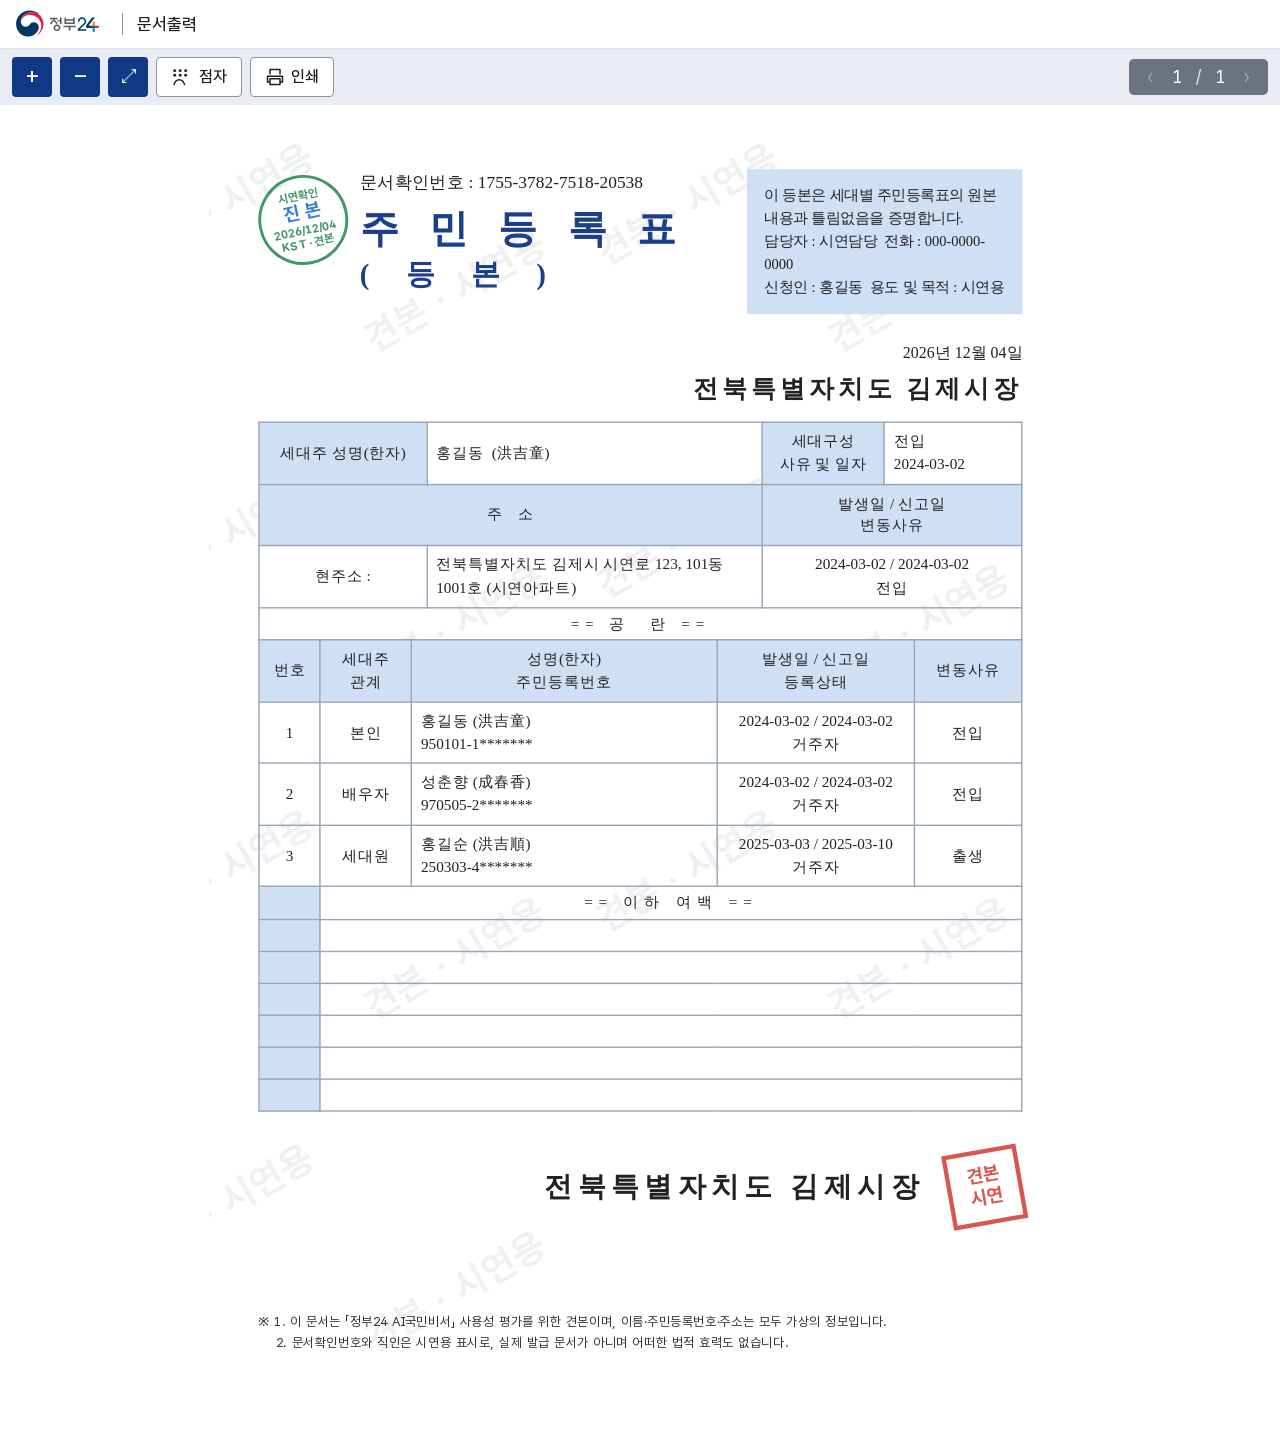
<file: html/contents/UI-AI-DOC_문서출력.html>
<!DOCTYPE html>
<html lang="ko">
<head>
<meta charset="utf-8">
<meta name="viewport" content="width=device-width, initial-scale=1">
<title>정부24 - 문서출력</title>
<link rel="stylesheet" href="../../static/css/@pub/import.css">
<link rel="stylesheet" href="../../static/css/@pub/aih-doc.css">
<style>
html,body{margin:0;background:#5b6472;font-size:16px}
body{font-family:"Pretendard GOV",Pretendard,sans-serif;color:#1e2124;min-height:100vh;display:flex;flex-direction:column}
/* 정부24 문서출력(plus.gov.kr ezpdfwv viewer) 형태 */
.dp-head{display:flex;align-items:center;gap:14px;height:48px;padding:0 16px;background:#fff;border-bottom:1px solid #dfe3e8}
.dp-head .logo{width:92px;height:28px;background:url("../../static/images/layout/logo-header.svg") no-repeat left center/contain;flex:0 0 auto}
.dp-head h1{margin:0;padding-left:14px;border-left:1px solid #8a949e;font-size:17px;font-weight:500;line-height:1.3;color:#1e2124}
.dp-tool{position:sticky;top:0;z-index:5;display:flex;align-items:center;gap:8px;padding:8px 12px;background:#e9edf3}
.dp-tool button{height:40px;min-width:40px;padding:0;border:0;border-radius:4px;background:#0f3b86;color:#fff;font-size:24px;font-weight:400;line-height:1;cursor:pointer}
.dp-tool button.fit{font-size:17px}
.dp-tool button.braille,.dp-tool button.print{display:inline-flex;align-items:center;gap:6px;padding:0 14px;border:1px solid #8a949e;border-radius:4px;background:#fff;color:#1e2124;font-size:16px;font-weight:500}
.dp-tool button.print::before{content:"";width:20px;height:20px;background:url("data:image/svg+xml,%3Csvg xmlns='http://www.w3.org/2000/svg' viewBox='0 0 24 24' fill='none' stroke='%231e2124' stroke-width='1.8' stroke-linejoin='round'%3E%3Cpath d='M6 9V3h12v6M6 18H3v-7h18v7h-3M6 14h12v7H6z'/%3E%3C/svg%3E") no-repeat center/contain}
.dp-tool button.braille::before{content:"";width:22px;height:20px;background:url("data:image/svg+xml,%3Csvg xmlns='http://www.w3.org/2000/svg' viewBox='0 0 24 22' fill='%231e2124'%3E%3Ccircle cx='4' cy='4' r='1.6'/%3E%3Ccircle cx='10' cy='4' r='1.6'/%3E%3Ccircle cx='16' cy='4' r='1.6'/%3E%3Ccircle cx='4' cy='9' r='1.6'/%3E%3Ccircle cx='10' cy='9' r='1.6'/%3E%3Ccircle cx='16' cy='9' r='1.6'/%3E%3Cpath d='M3 20c1-4 3-6 6-6s5 2 6 6' fill='none' stroke='%231e2124' stroke-width='1.6'/%3E%3C/svg%3E") no-repeat center/contain}
.dp-tool .nav{margin-left:auto;display:flex;align-items:center;gap:14px;height:36px;padding:0 14px;border-radius:5px;background:#6b7280;color:#fff;font-size:18px}
.dp-tool .nav b{font-weight:400;opacity:.8}
.dp-tool .nav button{min-width:auto;height:auto;background:transparent;color:#fff;font-size:22px;padding:0 4px}
.dp-tool .nav button.dis{color:#9aa3ad}
.dp-tool button:focus-visible{outline:3px solid #256ef4;outline-offset:2px}
.dp-body{flex:1;padding:0 0 24px;overflow:auto;background:#fff}
.dp-body-in{padding:12px 16px}
.dp-meta{display:flex;align-items:flex-start;gap:16px;margin:0 auto 10px;font-size:16px;color:#1e2124}
.dp-meta .seal{width:72px;height:72px;border-radius:50%;border:2px solid #2a7d4f;color:#2a7d4f;display:flex;flex-direction:column;align-items:center;justify-content:center;font-size:9px;font-weight:700;line-height:1.2;letter-spacing:.05em;background:#fff;transform:rotate(-12deg)}
.dp-meta .seal b{font-size:13px;color:#1e6fd9}
.dp-meta .no{padding-top:14px;font-size:17px}
.dp-meta .pg{margin-left:auto;padding-top:10px;font-size:13px;color:#6d7882}
.dp-sheet{position:relative;margin:0 auto;overflow:hidden;background:#fff}
.dp-sheet .aih-paper{position:absolute;left:0;top:0;transform-origin:0 0}
@media (max-width:600px){.dp-head{padding:0 12px}.dp-head h1{font-size:15px}.dp-tool{padding:6px 8px;gap:6px}.dp-tool button{height:36px;min-width:36px;font-size:20px}.dp-tool button.braille,.dp-tool button.print{padding:0 10px;font-size:14px}.dp-tool .nav{height:32px;padding:0 10px;gap:8px;font-size:15px}.dp-body-in{padding:8px 10px}}
@media print{@page{size:A4;margin:10mm}html,body{background:#fff}.dp-head,.dp-tool,.dp-meta .pg{display:none!important}.dp-body{padding:0;overflow:visible}.dp-sheet{box-shadow:none;width:auto!important;height:auto!important}.dp-sheet .aih-paper{position:static;transform:none!important}}
</style>
</head>
<body>
<div class="dp-head"><span class="logo" role="img" aria-label="정부24"></span><h1>문서출력</h1></div>
<div class="dp-tool" role="toolbar" aria-label="문서 보기 도구">
	<button type="button" data-z="in" aria-label="확대">+</button><button type="button" data-z="out" aria-label="축소">−</button><button type="button" class="fit" data-z="auto" aria-label="화면 맞춤">⤢</button>
	<button type="button" class="braille" onclick="alert('점자 파일 내려받기는 시연에서 지원하지 않아요.')">점자</button><button type="button" class="print" onclick="window.print()">인쇄</button>
	<div class="nav" aria-label="쪽 이동"><button type="button" class="dis" aria-label="이전 쪽" disabled>‹</button><span>1</span><b>/</b><span>1</span><button type="button" class="dis" aria-label="다음 쪽" disabled>›</button></div>
</div>
<main class="dp-body"><div class="dp-body-in">
<div class="dp-sheet" id="dpSheet"></div>
</div></main>
<script src="../../static/js/aih-doc.js"></script>
<script>
(function () {
	var q = new URLSearchParams(location.search), doc = q.get('doc') || '주민등록표 등본';
		document.title = '정부24 - 문서출력 (' + AihDoc.docTitle(doc) + ')';
	window.AIH_DOC_NO = '1755-' + String(1000 + Math.floor(Math.random() * 9000)) + '-' + String(1000 + Math.floor(Math.random() * 9000)) + '-' + String(10000 + Math.floor(Math.random() * 90000));
	var sheet = document.getElementById('dpSheet'); sheet.innerHTML = AihDoc.paperHtml(doc);
	var paper = sheet.firstElementChild, mode = 'auto', zoom = 1;
	function fit() {
		var avail = sheet.parentNode.clientWidth, r = mode === 'auto' ? Math.min(1.45, avail / 595) : zoom;
		sheet.style.width = Math.round(595 * r) + 'px'; sheet.style.height = Math.round(paper.offsetHeight * r) + 'px'; paper.style.transform = 'scale(' + r + ')';
		zoom = r;
	}
	document.querySelector('.dp-tool').addEventListener('click', function (e) {
		var b = e.target.closest('[data-z]'); if (!b) return; var k = b.getAttribute('data-z');
		if (k === 'auto') mode = 'auto'; else { mode = 'manual'; zoom = Math.max(.4, Math.min(3, zoom + (k === 'in' ? .15 : -.15))); }
		fit();
	});
	window.addEventListener('resize', function () { if (mode === 'auto') fit(); });
	fit(); setTimeout(fit, 300);
})();
</script>
</body>
</html>
</file>
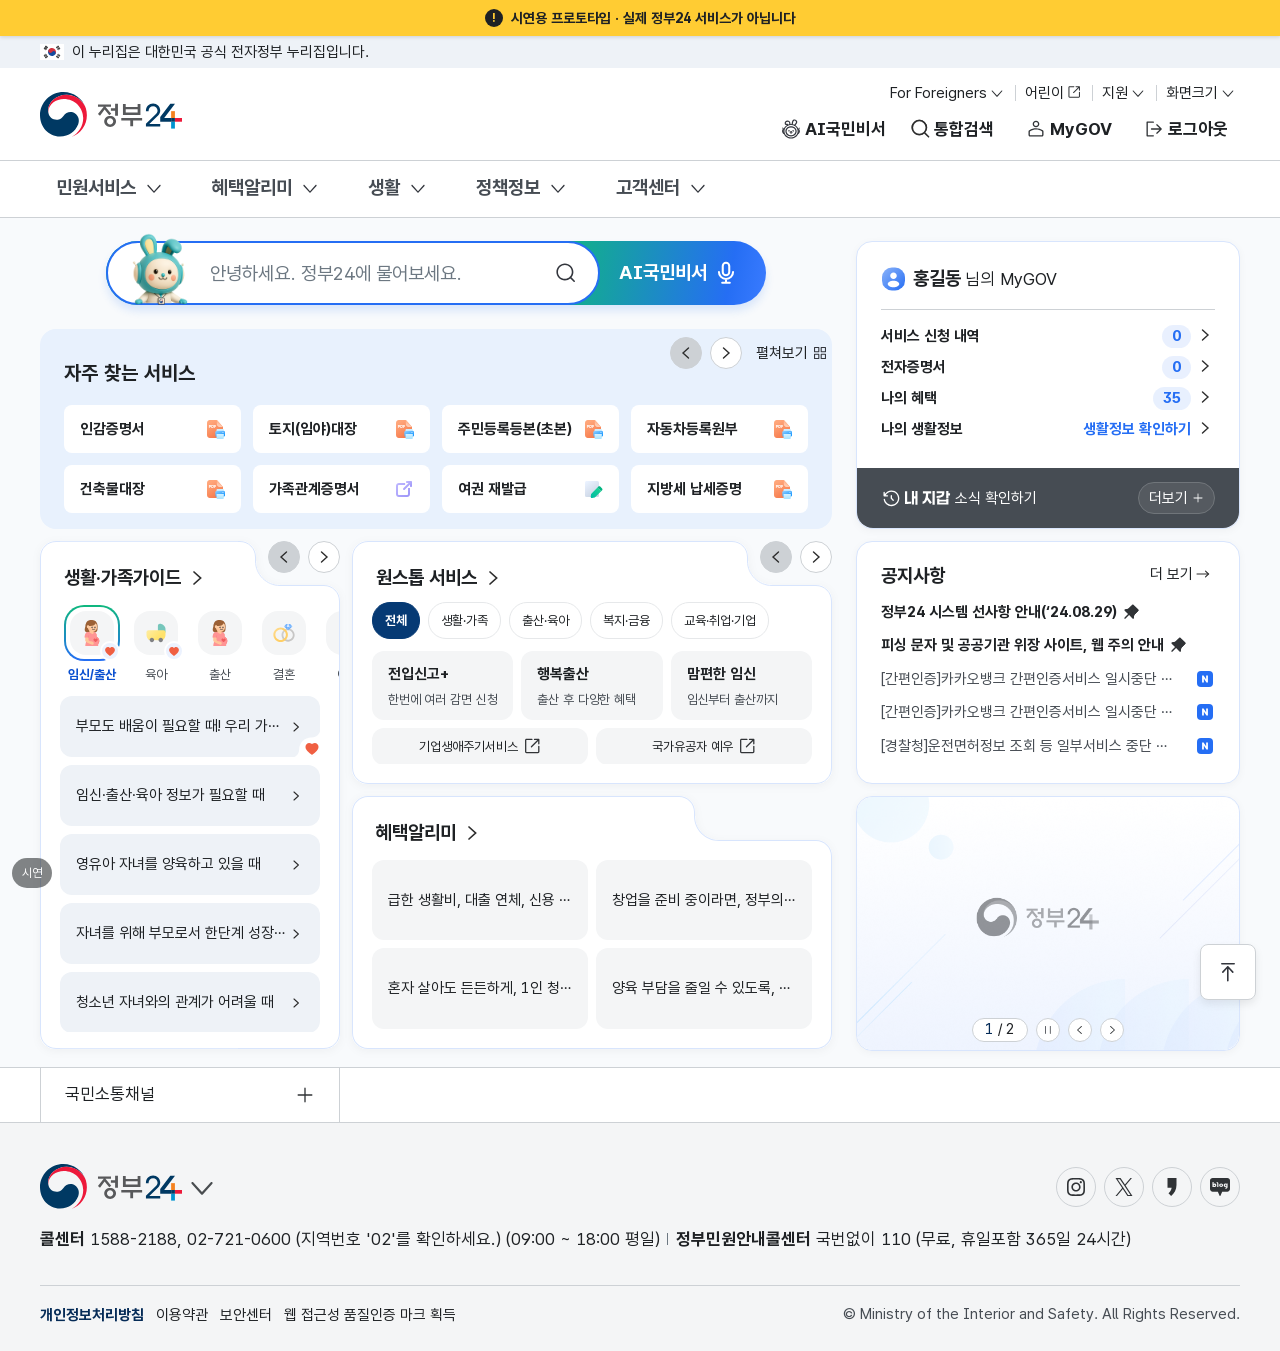
<file: html/contents/UI-PT-AAA01M-AD_3차_시연.html>
<!doctype html>
<!-- 2025-11-18 : 다크모드 테스트 시 html data-theme="dark-mode" -->
<html lang="ko" data-ms="3">

<head>
  <meta charset="utf-8">
  <meta http-equiv="X-UA-Compatible" content="IE=edge">
  <meta name="viewport" content="width=device-width, initial-scale=1.0, user-scalable=yes">

  <title>[시연용] 정부24</title>

  <link rel="stylesheet" type="text/css" href="../../static/css/@pub/import.css" media="all">
  <link rel="stylesheet" type="text/css" href="../../static/css/@pub/variable.css" media="all">
  <link rel="stylesheet" type="text/css" href="../../static/css/@pub/layout.css" media="all">
  <link rel="stylesheet" type="text/css" href="../../static/css/@pub/common.css" media="all">
  <link rel="stylesheet" type="text/css" href="../../static/css/@pub/contents.css" media="all">
  <link rel="stylesheet" type="text/css" href="../../static/css/@pub/inf_contents.css" media="all">
  <link rel="stylesheet" type="text/css" href="../../static/css/@pub/main_legacy.css" media="all">
  <link rel="stylesheet" type="text/css" href="../../static/css/@pub/main.css" media="all">
  <link rel="stylesheet" type="text/css" href="../../static/css/@pub/print.css" media="all">

  <script src="../../static/js/swiper-bundle.js" defer></script>
  <script src="../../static/js/ui-script-layout.js" defer></script>
  <script src="../../static/js/ui-script.js" defer></script>

	<style id="demo-main">

	/* ===== 모바일(공통) : 검색창 + 연파랑 「🎙 AI국민비서에 물어보기」 (피그마 2026-10-13) ===== */
	.sch-mo-shortcut-home-wrap .btn-txt.btn-aihome{background:#e7f4fe!important;color:#063a74!important;border-color:#e7f4fe!important;font-weight:700}
	.sch-mo-shortcut-home-wrap .btn-txt.btn-aihome::before{background:#063a74!important;-webkit-mask:url("data:image/svg+xml,%3Csvg xmlns='http://www.w3.org/2000/svg' viewBox='0 0 24 24' fill='%23000'%3E%3Cpath d='M12 15a4 4 0 0 0 4-4V6a4 4 0 1 0-8 0v5a4 4 0 0 0 4 4z'/%3E%3Cpath d='M18.5 11a1 1 0 0 0-2 0 4.5 4.5 0 0 1-9 0 1 1 0 0 0-2 0 6.5 6.5 0 0 0 5.5 6.42V20H9a1 1 0 0 0 0 2h6a1 1 0 0 0 0-2h-2v-2.58A6.5 6.5 0 0 0 18.5 11z'/%3E%3C/svg%3E") no-repeat center/contain;mask:url("data:image/svg+xml,%3Csvg xmlns='http://www.w3.org/2000/svg' viewBox='0 0 24 24' fill='%23000'%3E%3Cpath d='M12 15a4 4 0 0 0 4-4V6a4 4 0 1 0-8 0v5a4 4 0 0 0 4 4z'/%3E%3Cpath d='M18.5 11a1 1 0 0 0-2 0 4.5 4.5 0 0 1-9 0 1 1 0 0 0-2 0 6.5 6.5 0 0 0 5.5 6.42V20H9a1 1 0 0 0 0 2h6a1 1 0 0 0 0-2h-2v-2.58A6.5 6.5 0 0 0 18.5 11z'/%3E%3C/svg%3E") no-repeat center/contain}
	.demo-remote{position:fixed;left:1.2rem;bottom:1.2rem;z-index:1200;font-size:1.3rem}
	.demo-remote>button{padding:.6rem 1rem;border:0;border-radius:99rem;background:rgba(30,33,36,.55);color:#fff;font-size:1.2rem;cursor:pointer}
	.demo-remote .panel{display:none;margin-bottom:.8rem;padding:1.4rem;border-radius:1rem;background:#fff;box-shadow:0 .4rem 1.6rem rgba(0,0,0,.2);width:26rem;line-height:1.55;color:#1e2124}
	.demo-remote.open .panel{display:block}
	.demo-remote .panel p{margin:0 0 .6rem;font-weight:700}
	.demo-remote .panel ol{margin:0;padding-left:1.8rem}
	.demo-remote .panel a{display:block;margin-top:1rem;padding:.7rem;border-radius:.6rem;background:#0b50d0;color:#fff;text-align:center;text-decoration:none;font-weight:700}
	@keyframes demoPulse{0%{box-shadow:0 0 0 0 rgba(37,110,244,.55)}70%{box-shadow:0 0 0 1.2rem rgba(37,110,244,0)}100%{box-shadow:0 0 0 0 rgba(37,110,244,0)}}
	.demo-pulse{animation:demoPulse 1.8s ease-out 3}
	/* 시안 정리 */
	.main-mygov [hidden],#iw_header [hidden]{display:none!important}
	.demo-fav-only .demo-fav-tit{margin:0;padding:.4rem 0 0;font-size:2rem;font-weight:700;color:#1e2124;line-height:3.2rem}
	.demo-fav-only{position:relative;padding:2.4rem 2.4rem 2.4rem;border-radius:1.6rem;background:#e8f1fd}
	.demo-fav-only .tab-cont-wrap,.demo-fav-only .tab-cont{padding:0!important;margin:0!important;border:0!important;background:none!important;box-shadow:none!important}
	.demo-fav-only .demo-fav-tit{margin-bottom:1.6rem}
	.main-mygov .detail-print .iconset{background:#fff url("data:image/svg+xml,%3Csvg xmlns='http://www.w3.org/2000/svg' viewBox='0 0 24 24' fill='none' stroke='%231e2124' stroke-width='1.6' stroke-linejoin='round'%3E%3Cpath d='M7 9V4h10v5M7 17H5a2 2 0 0 1-2-2v-4a2 2 0 0 1 2-2h14a2 2 0 0 1 2 2v4a2 2 0 0 1-2 2h-2'/%3E%3Cpath d='M7 14h10v6H7z'/%3E%3C/svg%3E") no-repeat center/2rem}
	.demo-mygov-chips{display:flex;align-items:center;gap:.8rem;width:100%}
	.demo-mygov-chips .chip{flex:1 1 0;min-width:0;overflow:hidden;padding:.6rem 1.2rem;border:.1rem solid rgba(255,255,255,.35);border-radius:99rem;color:#fff;font-size:1.4rem;white-space:nowrap;text-overflow:ellipsis;text-decoration:none}
	.demo-mygov-chips .more{flex:none;width:3.2rem;height:3.2rem;border:.1rem solid rgba(255,255,255,.35);border-radius:50%;background:transparent url("data:image/svg+xml,%3Csvg xmlns='http://www.w3.org/2000/svg' viewBox='0 0 24 24' fill='none' stroke='%23fff' stroke-width='2' stroke-linecap='round'%3E%3Cpath d='M7 10l5 5 5-5'/%3E%3C/svg%3E") no-repeat center/1.8rem;cursor:pointer}
	.sch-mo-shortcut-home-wrap.demo-two{display:flex;gap:.8rem}
	.sch-mo-shortcut-home-wrap.demo-two .btn-txt{flex:1}
	</style>
<style id="demo-proto-banner">#demoProtoBanner{position:fixed;top:0;left:0;right:0;z-index:2147483000;display:flex;align-items:center;justify-content:center;gap:.8rem;height:3.6rem;padding:0 1.2rem;background:#ffcc33;color:#1e2124;font-size:1.4rem;font-weight:700;line-height:1.2;text-align:center;box-shadow:0 .1rem .4rem rgba(0,0,0,.15);pointer-events:none}#demoProtoBanner::before{content:"!";display:inline-flex;align-items:center;justify-content:center;width:1.8rem;height:1.8rem;border-radius:50%;background:#1e2124;color:#ffcc33;font-size:1.2rem}html body{padding-top:3.6rem!important}.v24-voice{top:3.6rem!important}.aih-mohead{top:3.6rem!important}.demo-remote{z-index:2147483001}@media (max-width:1024px){#demoProtoBanner{font-size:1.2rem;height:3.2rem}html body{padding-top:3.2rem!important}.v24-voice{top:3.2rem!important}.aih-mohead{top:3.2rem!important}}</style></head>

<body><div id="demoProtoBanner" role="note">시연용 프로토타입 · 실제 정부24 서비스가 아닙니다</div>


  <div id="__nuxt">
    <div>
      <div id="iw_wrap">
        <!-- 2025-06-09 : 생체인증등록 modal 추가 -->
        <!--
				to 개발

				1. 페이지 로딩시 자동으로 뜨는 modal 인 경우 마크업상 제일 위에 있어야 합니다. (웹접근성 이슈)
				2. 제일 위에 있을 수 없다면, modal 이 닫힐 경우 페이지 제일 위로 포커스가 가야 합니다.

				
				보이지 않음
				<div class="iw-modal-auto sm" id="layerModal_bio_regi_go" role="dialog" aria-modal="true">
				
				보임
				<div class="iw-modal-auto sm on" id="layerModal_bio_regi_go" role="dialog" aria-modal="true">
			-->
        <div class="iw-modal-auto sm" id="layerModal_bio_regi_go" role="dialog" aria-modal="true">
          <div class="modal-wrap">
            <div class="modal-dialog" tabindex="0">
              <div class="modal-header">
                <h2 class="modal-title">빠른 인증 등록</h2>
              </div>

              <div class="modal-body">
                <p class="reset">
                  현재 로그인한 인증 정보로 생체인증 등록이 가능합니다
                </p>

                <p class="reset mt-12">
                  지문이나 얼굴 인식을 활용한 생체인증으로 쉽고 빠르게 로그인할 수 있습니다.
                </p>
              </div>

              <div class="modal-footer">
                <div class="form-check">
                  <input type="checkbox" id="chk_more_view">
                  <label for="chk_more_view">더 이상 보지 않기</label>
                </div>

                <div class="btn-wrap">
                  <a href="" class="btn">빠른 인증 등록</a>
                </div>
              </div>

              <button type="button" class="btn-close-modal close-modal"><span class="sr-only">닫기</span></button>
            </div>
          </div>
        </div>

        <div class="skip-nav">
          <a href="#iw_container">본문 바로가기</a>
        </div>

        <div id="iw_gov_top" class="main sch-main">
          <div class="inner-wrap">
            <p class="txt">이 누리집은 대한민국 공식 전자정부 누리집입니다.</p>
          </div>
        </div>

        <!-- header -->
        <!-- 2025-11-05 : 로그인 시 has-user 클래스 추가 -->
        <!--to 개발 : 로고와 사용자 정보를 UI저으로 보려고 클래스 추가했으나 접근성 기준으로 v-if로 처리하면 클래스 추가하실 필요 없습니다. -->
        <header id="iw_header" class="main sch-main has-user">
          <div class="header-in">
            <div class="header-body">
              <div class="header-top">
                <!-- 2025-10-30 : 2차 변경사항: 모바일(1024px 이하) 미로그인: 로고이미지, 로그인 시 로고 숨기고 사용자 정보 노출 -->
                <!-- <h1 class="logo"><a href=""><span class="sr-only">정부24</span></a></h1> -->

                <!-- 해당 링크는 모바일 공통UI > 	모바일앱-메인설정.html 화면이 열리면 됩니다. -->
                <a href="" class="user-info">
                  <p class="name"><span>홍길동가나다라</span>님</p>
                  <i class="ico-sc-setting" aria-hidden="true"></i>
                  <span class="sr-only">설정하기</span>
                </a>

                <!-- 2025-02-10 유틸 순서 변경-->
                <div class="header-util">
                  <div class="top">
                    <div class="div">
                      <button type="button" class="btn-txt sm ico-arr-bottom toggle">For Foreigners<span class="sr-only">목록 <em>펼치기</em></span></button>

                      <div class="toggle-layer foreign-language">
                        <ul>
                          <li><a href="https://www.gov.kr/portal/foreigner/ko" class="btn-txt sm ico-new-window" target="_blank" title="새 창 열림">한국어</a></li>
                          <li><a href="https://www.gov.kr/portal/foreigner/en" class="btn-txt sm ico-new-window" target="_blank" title="새 창 열림">ENG</a></li>
                          <li><a href="https://www.gov.kr/portal/foreigner/zh" class="btn-txt sm ico-new-window" target="_blank" title="새 창 열림">中文</a></li>
                          <li><a href="" class="btn-txt sm ico-new-window" target="_blank" title="새 창 열림">Guide</a></li>
                        </ul>
                      </div>
                    </div>

                    <div class="div">
                      <a href="https://kids.gov.kr/main.ds" class="btn-txt sm ico-new-window" target="_blank" title="새 창 열림">어린이</a>
                    </div>

                    <div class="div">
                      <button type="button" class="btn-txt sm ico-arr-bottom toggle">지원<span class="sr-only">목록 <em>펼치기</em></span></button>

                      <div class="toggle-layer support-list">
                        <ul>
                          <li><a href="" class="btn-txt">인증등록/관리</a></li>
                          <li><a href="" class="btn-txt">복합인증관리</a></li>
                          <li><a href="" class="btn-txt">보안 센터</a></li>
                          <li><a href="" class="btn-txt">누리집안내도</a></li>
                        </ul>
                      </div>
                    </div>

                    <div class="div">
                      <button type="button" class="btn-txt sm ico-arr-bottom toggle">화면크기<span class="sr-only">제어 목록 <em>펼치기</em></span></button>

                      <div class="toggle-layer screen-size">
                        <ul>
                          <li><button type="button" class="btn-size sm">작게</button></li>
                          <li class="active"><button type="button" class="btn-size md" title="선택된 상태">보통</button></li>
                          <li><button type="button" class="btn-size lg">조금 크게</button></li>
                          <li><button type="button" class="btn-size xlg">크게</button></li>
                          <li><button type="button" class="btn-size xxlg">가장 크게</button></li>
                          <li><button type="button" class="btn-size reset">초기화</button></li>
                        </ul>
                      </div>
                    </div>
                  </div>

                  <div class="bottom">
                    <!-- 로그인 전, 후 공통 -->
                    <div class="header-search">
                      <!-- 2025-10-27 : 정부24 AI 버튼 추가 -->
                      <button type="button" class="btn-txt ico-before ico-sammy-ai">정부24 AI</button>
                      <button type="button" class="btn-txt ico-before ico-search open-total-search" aria-controls="layer_totalSearch">통합검색</button>

                      <!-- 통합검색 레이어는 header 끝 부분에 있음. -->
                    </div>
                    <!--// 로그인 전, 후 공통 -->

                    <!-- 로그인 전 -->
                    <!--
						 					보일때
						 					<div class="log-before on">
						 				
						 					안 보일때
						 					<div class="log-before">
						 				-->
                    <div class="log-before">
                      <a href="" class="btn-txt ico-before ico-login">로그인</a>
                      <a href="" class="btn-txt ico-before ico-join">회원가입</a>
                    </div>
                    <!--// 로그인 전 -->

                    <!-- 로그인 후 -->
                    <!--
						 				보일때
						 				<div class="log-after on">
						 				
						 				안 보일때
						 				<div class="log-after">
						 			-->
                    <div class="log-after on">
                      <div class="header-mygov">
                        <button type="button" class="btn-txt ico-before ico-mygov open-header-mygov">MyGOV</button>

                        <div class="layer-header-mygov">
                          <div class="my-gov-info">
                            <p class="name"><em>홍길동</em>님</p>

                            <!-- <div class="limit">
							 							<span class="txt">로그아웃까지 남은시간</span>
							 							<em class="time">9:59</em>
							 							<button type="button" class="btn-txt">시간연장</button>
							 						</div> -->
                          </div>

                          <div class="list-my-gov">
                            <ul>
                              <li><a href="">MyGOV 홈</a></li>
                              <li><a href="">나의 신청내역</a></li>
                              <li><a href="">나의 생활정보</a></li>
                              <li><a href="">나의 정보관리</a></li>
                            </ul>
                          </div>

                          <button type="button" class="btn-txt ico-before ico-logout">로그아웃</button>
                        </div>
                      </div>

                      <!-- 2025-02-18 : 로그아웃 버튼 추가 : 중복이지만 들어갑니다. -->
                      <button type="button" class="btn-txt ico-before ico-logout">로그아웃</button>
                    </div>
                    <!--// 로그인 후 -->

                    <!-- 2025-02-18 : 비회원 로그인 추가 -->
                    <!-- 비회원 로그인 후 -->
                    <!--
						 				보일때
						 				<div class="non-member on">
						 				
						 				안 보일때
						 				<div class="non-member">
						 			-->
                    <div class="non-member">
                      <div class="header-mygov">
                        <button type="button" class="btn-txt ico-before ico-mygov open-header-mygov">비회원 메뉴</button>

                        <div class="layer-header-mygov">
                          <div class="my-gov-info">
                            <p class="name"><em>홍길동홍길동홍길동홍길동홍길동(비회원)</em>님</p>

                            <!-- <div class="limit">
														<span class="txt">로그아웃까지 남은시간</span>
														<em class="time">9:59</em>
														<button type="button" class="btn-txt">시간연장</button>
													</div> -->
                          </div>

                          <div class="list-my-gov">
                            <ul>
                              <li><a href="">MyGOV 홈</a></li>
                              <li><a href="">나의 신청내역</a></li>
                              <li><a href="">나의 생활정보</a></li>
                              <li><a href="">나의 정보관리</a></li>
                            </ul>
                          </div>

                          <button type="button" class="btn-txt ico-before ico-logout">로그아웃</button>
                        </div>
                      </div>

                      <!-- 2025-02-18 : 로그아웃 버튼 추가 : 중복이지만 들어갑니다. -->
                      <button type="button" class="btn-txt ico-before ico-logout">로그아웃</button>
                    </div>

                    <!-- 모바일만 나옴. 메인페이지에는 여기 위치 함. 서브 페이지는 tit-page-wrap 안에 있음 -->
                    <!--
										2025-02-18 로그인 링크 추가
									-->
                    <div class="mo-menu">
                      <a href="" class="btn-txt ico-before ico-sammy-ai">정부24 AI</a>
                      <!--로그인 전에만 나옵니다.-->
                      <a href="" class="btn-txt ico-before ico-login">로그인</a>
                      <!--//로그인 전에만 나옵니다.-->
                      <!-- 2025-10-30 : 로그인 후에만 나옵니다.-->
                      <!-- <button type="button" class="btn-txt ico-before ico-search open-total-search" aria-controls="layer_totalSearch">
                        <span>통합검색</span>
                      </button> -->
                      <!--// 2025-10-30 : 로그인 후에만 나옵니다.-->

                      <button type="button" class="btn-open-allmenu">
                        <span>전체메뉴</span>
                      </button>
                    </div>
                  </div>
                </div>
              </div>

              <div class="header-bottom">
                <nav id="iw_gnb">
                  <ul class="depth-1">
                    <!--
										기본 일때
										<li>
										
										현재 페이지 활성화 일때
										<li class="active">
										-->
                    <li>
                      <button type="button" class="btn-depth-1">민원서비스</button>

                      <div class="depth-2-wrap">
                        <div class="box">
                          <p class="tit">민원서비스</p>

                          <ul class="depth-2">
                            <!--
														기본 일때
														<li>
														
														현재 페이지 활성화 일때
														<li class="active">
													-->
                            <li>
                              <a href="" class="btn-depth-2">민원서비스안내</a>
                              <p class="depth-desc">신청 &middot; 조회 &middot; 발급기능 서비스이용 및 정보를 확인할 수 있어요</p>
                            </li>
                            <li>
                              <a href="" class="btn-depth-2">주제별 보기</a>
                              <p class="depth-desc">서비스를 주제별로 분류하여 쉽게 찾을 수 있어요</p>
                            </li>
                            <li>
                              <a href="" class="btn-depth-2">사실/진위확인</a>
                              <p class="depth-desc">서비스 이용 사실관계 확인 및 발급한 증명서의 진위를 확인할 수 있어요</p>
                            </li>
                            <li>
                              <a href="" class="btn-depth-2">원스톱서비스</a>
                              <p class="depth-desc">서비스를 통합하여 한 번에 신청하거나 유사 서비스를 확인할 수 있어요</p>
                            </li>
                            <li>
                              <a href="" class="btn-depth-2">돌봄시설 등 위치찾기</a>
                              <p class="depth-desc">영&middot;유아/초등 돌봄 및 청소년 지원센터 등 시설의 위치를 찾을 수 있어요</p>
                            </li>
                          </ul>
                        </div>
                      </div>
                    </li>

                    <!-- 2025-10-22 : 맞춤형 혜택 > 혜택알리미로 변경 -->
                    <li>
                      <button type="button" class="btn-depth-1">혜택알리미</button>

                      <div class="depth-2-wrap">
                        <div class="box">
                          <p class="tit">혜택알리미</p>
                          <!-- 2025-10-22 : 맞춤형 혜택 > 혜택알리미 변경 -->
                          <a href="" class="depth-2-link">
                            혜택알리미 홈
                            <i class="iconset ico-arr-right"></i>
                          </a>
                          <ul class="depth-2">
                            <li>
                              <a href="" class="btn-depth-2">나의 혜택</a>
                              <p class="depth-desc">내가 받을 수 있는 혜택을 한 눈에 확인하세요</p>
                            </li>
                            <li>
                              <a href="" class="btn-depth-2">관심</a>
                              <p class="depth-desc">내 상황과 연관된 혜택을 확인해 보세요.</p>
                            </li>
                            <li>
                              <a href="" class="btn-depth-2">발견</a>
                              <p class="depth-desc">아직 몰랐던 숨은 혜택을 찾아드려요.</p>
                            </li>
                            <li>
                              <a href="" class="btn-depth-2">간편찾기</a>
                              <p class="depth-desc">선택한 상황 조건으로 빠르게 원하는 해택을 찾아요.</p>
                            </li>
                            <li>
                              <a href="" class="btn-depth-2">전체 혜택</a>
                              <p class="depth-desc">분야별로 제공되는 모든 혜택을 한곳에서 확인해요.</p>
                            </li>
                            <li>
                              <a href="" class="btn-depth-2">설정</a>
                              <p class="depth-desc">가족등록, 맞춤안내 조건 등 서비스 이용 환경을 관리해요.</p>
                            </li>
                          </ul>
                        </div>
                      </div>
                    </li>
                    <!-- //2025-10-22 : 맞춤형 혜택 > 혜택알리미로 변경 -->

                    <!-- 2025-10-27 : 생활가이드 추가 -->
                    <li>
                      <!-- 2025-10-27 :뎁스가 없는 경우 none-depth 클래스 추가 -->
                      <button type="button" class="btn-depth-1">생활</button>

                      <div class="depth-2-wrap">
                        <div class="box">
                          <p class="tit">생활</p>

                          <ul class="depth-2">
                            <li>
                              <a href="" class="btn-depth-2">생활가이드</a>
                              <p class="depth-desc">정부의 민원과 혜택을 필요한 상황에 이용해 보세요.</p>
                            </li>
                            <li>
                              <a href="" class="btn-depth-2">생활안전</a>
                              <p class="depth-desc">정부의 주요 안전 소식을 알아볼 수 있어요.</p>
                            </li>
                          </ul>
                        </div>
                      </div>
                    </li>
                    <!-- //2025-10-27 : 생활가이드 추가 -->
                    <li>
                      <button type="button" class="btn-depth-1">정책정보</button>

                      <div class="depth-2-wrap">
                        <div class="box">
                          <p class="tit">정책정보</p>

                          <ul class="depth-2">
                            <li>
                              <a href="" class="btn-depth-2">분야별 정책정보</a>
                              <p class="depth-desc">국가 주요 정책뉴스, 연구보고서, 등의 원문정보 및 동영상 자료를 확인할 수 있어요</p>
                            </li>
                            <li>
                              <a href="" class="btn-depth-2">정부/지자체 조직도</a>
                              <p class="depth-desc">정부 조직 구조 및 각 조직의 역할, 제공 서비스 등을 확인할 수 있어요</p>
                            </li>
                            <li>
                              <a href="" class="btn-depth-2">정부/지자체누리집</a>
                              <p class="depth-desc">정부와 지자체에서 운영하고 있는 누리집, 모바일 웹/앱정보를 확인할 수 있어요</p>
                            </li>
                            <li>
                              <a href="" class="btn-depth-2">지자체 소식</a>
                              <p class="depth-desc">전국 시/도, 시/군/구에서 운영하는 누리집 소식을 확인할 수 있어요</p>
                            </li>
                            <li>
                              <a href="" class="btn-depth-2">공모전</a>
                              <p class="depth-desc">정부24 및 중앙부처, 지자체, 공공기관 등에서 진행하는 공모전을 확인할 수 있어요</p>
                            </li>
                            <li>
                              <a href="" class="btn-depth-2">공공자원공유</a>
                              <p class="depth-desc">공공기관이 제공하는 회의실, 체육관, 주차장 등을 검색·예약할 수 있어요</p>
                            </li>
                            <li>
                              <a href="" class="btn-depth-2">국고보조금 부정수급 신고</a>
                              <p class="depth-desc">정부 각종 보조금&middot;지원금 등을 부정한 방법으로 지급하거나 사용하는 경우에 대해 신고할 수 있어요</p>
                            </li>
                          </ul>
                        </div>
                      </div>
                    </li>
                    <li>
                      <button type="button" class="btn-depth-1">고객센터</button>

                      <div class="depth-2-wrap">
                        <div class="box">
                          <p class="tit">고객센터</p>

                          <ul class="depth-2">
                            <li>
                              <a href="" class="btn-depth-2">공지사항</a>
                              <p class="depth-desc">새소식, 운영점검 등 서비스 이용에 필요한 정보를 확인할 수 있어요</p>
                            </li>
                            <li>
                              <a href="" class="btn-depth-2">이용안내</a>
                              <p class="depth-desc">정부24 서비스의 이용방법을 확인할 수 있어요</p>
                            </li>
                            <li>
                              <a href="" class="btn-depth-2">자주 묻는 질문</a>
                              <p class="depth-desc">가장 많이 받는 질문을 FAQ형식으로 확인할 수 있어요</p>
                            </li>
                            <li>
                              <a href="" class="btn-depth-2">자료실</a>
                              <p class="depth-desc">서비스 이용, 민원사무 처리 관련 자료를 확인할 수 있어요</p>
                            </li>
                            <li>
                              <a href="" class="btn-depth-2">상담예약</a>
                              <p class="depth-desc">정부24 이용 중 기술지원에 대한 상담을 받을 수 있어요</p>
                            </li>
                            <li>
                              <a href="" class="btn-depth-2">개선의견</a>
                              <p class="depth-desc">서비스를 이용하면서 느낀 불편사항을 말씀해주세요</p>
                            </li>
                            <!--
														2025-04-03 : 정부24로 명칭 변경으로 인해 없어지는 메뉴. 주석 처리 해주세요
														<li>
															<a href="" class="btn-depth-2">범정부통합포털 소개</a>
															<p class="depth-desc">범정부통합포털에 대한 소개를 확인할 수 있어요</p>
														</li>
													-->
                            <li>
                              <a href="" class="btn-depth-2">인증센터</a>
                              <p class="depth-desc">인증서를 등록·관리할 수 있어요</p>
                            </li>
                            <li>
                              <a href="" class="btn-depth-2">보안센터</a>
                              <p class="depth-desc">보안 및 발급 프로그램 설치, 약관 등을 확인할 수 있어요</p>
                            </li>
                          </ul>
                        </div>
                      </div>
                    </li>
                  </ul>
                </nav>
              </div>
            </div>
          </div>

          <div id="layer_totalSearch" class="total-search-layer" role="dialog" aria-modal="true">
            <div class="total-search-layer-wrap" tabindex="0">
              <div class="cell">
                <div class="box-total"><!-- 서식 css 와 충돌 나서 class 명 변경 -->
                  <div class="search-area">
                    <label for="totalSearchInput" class="label">
                      <span>모든 정부 서비스, </span>
                      <span>이제 한 곳에서 찾아보세요</span>
                    </label>

                    <span class="input-fn">
                      <input type="search" placeholder="검색어를 입력해 주세요." id="totalSearchInput" class="input" autocomplete="off">

                      <!--
											to 개발:
											삭제 버튼 없을 경우 태그 자체를 빼주세요
										-->
                      <button type="button" class="btn-clear"><span class="sr-only">삭제</span></button>
                      <button type="button" class="btn-total-search"><span class="sr-only">검색</span></button>
                    </span>

                    <!--
										to 개발

										자동완성 안 보일 때
										<div class="auto-complete-area">

										자동완성 보일 때
										<div class="auto-complete-area on">
									-->
                    <div class="auto-complete-area on">
                      <div class="col auto-area">
                        <div class="auto-off" style="display:none;">
                          자동완성 기능이 꺼져 있습니다.<br>
                          보다 빠른 검색을 위해 자동완성 기능을 켜주세요.
                        </div>

                        <ul class="list-auto">
                          <li><a href="" class="btn-auto"><em class="keyword">주민</em></a></li>
                          <li><a href="" class="btn-auto"><em class="keyword">주민</em>등록증</a></li>
                          <li><a href="" class="btn-auto"><em class="keyword">주민</em>등록등본</a></li>
                          <li><a href="" class="btn-auto"><em class="keyword">주민</em>등록초본</a></li>
                          <li><a href="" class="btn-auto"><em class="keyword">주민</em>등록증 모바일 확인 서비스</a></li>
                          <li><a href="" class="btn-auto"><em class="keyword">주민</em></a></li>
                          <li><a href="" class="btn-auto">글자가 길 경우 글자가 길 경우 글자가 길 경우 글자가 길 경우 글자가 길 경우 글자가 길 경우 글자가 길 경우 글자가 길 경우 글자가 길 경우 글자가 길 경우 글자가 길 경우 <em class="keyword">주민</em>등록증</a></li>
                          <li><a href="" class="btn-auto"><em class="keyword">주민</em>등록등본</a></li>
                          <li><a href="" class="btn-auto"><em class="keyword">주민</em>등록초본</a></li>
                          <li><a href="" class="btn-auto"><em class="keyword">주민</em>등록증 모바일 확인 서비스</a></li>
                        </ul>

                        <!-- 2025-02-14 : 자동완성 체크 기능 추가 -->
                        <div class="auto-control">
                          <div class="form-switch">
                            <input type="checkbox" id="chk_auto_complete_pc" checked>
                            <label for="chk_auto_complete_pc">자동 완성</label>
                          </div>
                        </div>
                        <!--// 2025-02-14 : 자동완성 체크 기능 추가 -->
                      </div>

                      <div class="col service-area">
                        <p class="tit">관련 서비스</p>

                        <ul class="list-service">
                          <li><a href="" class="btn-txt ico-arr-right">주민등록표 등본 발급</a></li>
                          <li><a href="" class="btn-txt ico-arr-right">주민등록표 초본 발급</a></li>
                          <li><a href="" class="btn-txt ico-arr-right">주민등록표 등본(영문) 발급</a></li>
                        </ul>
                      </div>
                    </div>
                  </div>

                  <div class="word-area">
                    <div class="col favorite">
                      <p class="tit">자주 찾는 검색어</p>

                      <ol class="list">
                        <li>
                          <a href="">
                            <span class="rank">1</span>
                            <span class="word">자주 찾느 검색어 1</span>
                          </a>
                        </li>
                        <li>
                          <a href="">
                            <span class="rank">2</span>
                            <span class="word">자주 찾느 검색어 1</span>
                          </a>
                        </li>
                        <li>
                          <a href="">
                            <span class="rank">3</span>
                            <span class="word">자주 찾느 검색어 1</span>
                          </a>
                        </li>
                        <li>
                          <a href="">
                            <span class="rank">4</span>
                            <span class="word">자주 찾느 검색어 1</span>
                            <!-- <span class="turn keep"><em class="sr-only">유지</em></span> -->
                          </a>
                        </li>
                        <li>
                          <a href="">
                            <span class="rank">5</span>
                            <span class="word">자주 찾느 검색어 1</span>
                          </a>
                        </li>
                        <li>
                          <a href="">
                            <span class="rank">6</span>
                            <span class="word">자주 찾느 검색어 1</span>
                          </a>
                        </li>
                        <li>
                          <a href="">
                            <span class="rank">7</span>
                            <span class="word">자주 찾느 검색어 1</span>
                          </a>
                        </li>
                        <li>
                          <a href="">
                            <span class="rank">8</span>
                            <span class="word">자주 찾느 검색어 1</span>
                          </a>
                        </li>
                        <li>
                          <a href="">
                            <span class="rank">9</span>
                            <span class="word">자주 찾느 검색어 1</span>
                          </a>
                        </li>
                        <li>
                          <a href="">
                            <span class="rank">10</span>
                            <span class="word">자주 찾느 검색어 1</span>
                          </a>
                        </li>
                      </ol>
                    </div>

                    <div class="col lately">
                      <p class="tit">최근 검색어</p>

                      <!-- 2024-12-26 : 추가 : 최근 검색어 없는 경우 -->
                      <!--
											to 개발
											검색어 없는 경우 보이기
											<div class="no-lately">

											검색어 없는 경우 안보이기
											<div class="no-lately" style="display:none;">
										-->
                      <div class="no-lately">
                        최근 검색어가 없습니다.
                      </div>

                      <!-- 최근 검색어 있는 경우 -->
                      <ul class="list">
                        <li>
                          <a href="">토지(임야)대장</a>
                          <button type="button" class="btn-del-word"><span class="sr-only">삭제</span></button>
                        </li>
                        <li>
                          <a href="">최근 검색어</a>
                          <button type="button" class="btn-del-word"><span class="sr-only">삭제</span></button>
                        </li>
                      </ul>

                      <button type="button" class="all-del btn-del-word">최근 검색어 전체 삭제</button>
                      <!--// 최근 검색어 있는 경우 -->
                    </div>
                  </div>

                  <button type="button" class="btn-close-total-search"><span class="sr-only">통합검색 닫기</span></button>
                </div>
              </div>
            </div>
          </div>
        </header>
        <!--// header -->

        <!-- 
				to 개발 : 

				모바일인 경우 
				class mo-footer 를 추가해주세요.
			  -->
        <div id="layer_mo_allmenu" class="mo-allmenu-area">
          <div class="allmenu-layer">
            <!-- 2025-03-05 홈버튼 추가 -->
            <a href="" class="btn-txt mo-iw-home"><i class="iconset sm ico-menu-home"></i><span class="txt">정부24 홈</span></a>

            <div class="wrap">
              <!-- 
						
							2025-02-10
	
							to 개발
	
							마크업 전체 수정
						
						-->

              <nav class="mo-iw-gnb">
                <ul class="depth-1">
                  <li>
                    <p class="tit"><i class="iconset ico-menu-mygov"></i>MyGOV</p>

                    <ul class="depth-2">
                      <!-- 2025-03-20 MyGOV 소문자로 수정 -->
                      <li><a href="" title="MyGOV 홈"><span class="txt">MyGOV 홈</span></a></li>
                      <!-- 2025-03-20 나의 생활정보 순서 변경 -->
                      <li><a href="" title="나의 생활정보"><span class="txt">나의 생활정보</span></a></li>
                      <!-- 2025-03-20 나의 신청내역/나의 정보관리 depth 추가 -->
                      <li>
                        <button type="button" class="toggle" title="나의 신청내역"><span class="txt">나의 신청내역</span><span class="sr-only">목록 <em>펼치기</em></span></button>

                        <!-- 2025-03-20 depth-3 내 a 태그 title 삭제 -->
                        <ul class="depth-3">
                          <li><a href=""><span class="txt">서비스 신청내역</span></a></li>
                          <li><a href=""><span class="txt">온종일돌봄 신청 내역</span></a></li>
                          <li><a href=""><span class="txt">전자증명서 내역</span></a></li>
                          <li><a href=""><span class="txt">환불정보 조회</span></a></li>
                          <li><a href=""><span class="txt">서비스 바구니</span></a></li>
                        </ul>
                      </li>
                      <li>
                        <button type="button" class="toggle" title="나의 정보관리"><span class="txt">나의 정보관리</span><span class="sr-only">목록 <em>펼치기</em></span></button>

                        <!-- 2025-03-20 depth-3 내 a 태그 title 삭제 -->
                        <ul class="depth-3">
                          <li><a href=""><span class="txt">회원정보</span></a></li>
                          <li><a href=""><span class="txt">서비스이용동의</span></a></li>
                          <li><a href=""><span class="txt">관심서비스 설정</span></a></li>
                          <li><a href=""><span class="txt">알림 수신동의</span></a></li>
                          <li><a href=""><span class="txt">회원탈퇴</span></a></li>
                        </ul>
                      </li>
                    </ul>
                  </li>

                  <li>
                    <p class="tit"><i class="iconset ico-menu-minwon"></i>민원서비스</p>

                    <ul class="depth-2">
                      <li><a href="" title="민원서비스 안내"><span class="txt">민원서비스 안내</span></a></li>
                      <!-- 2025-03-20 원스톱서비스 순서변경 -->
                      <li><a href="" title="원스톱서비스"><span class="txt">원스톱서비스</span></a></li>
                      <li><a href="" title="주제별 보기"><span class="txt">주제별 보기</span></a></li>
                      <!-- 2025-03-20 돌봄시설 등 위치찾기 순서변경 / 새 창 열림 으로 변경 / class 추가 -->
                      <li><a href="" target="_blank" title="돌봄시설 등 위치찾기 새 창 열림" class="btn-txt ico-new-window"><span class="txt">돌봄시설 등 위치찾기</span></a></li>
                      <li><a href="" title="사실/진위확인"><span class="txt">사실/진위확인</span></a></li>
                    </ul>
                  </li>

                  <!-- 2025-10-22 : 맞춤형혜택 > 혜택알리미 변경 -->
                  <li>
                    <p class="tit"><i class="iconset ico-menu-benefit"></i>혜택알리미</p>

                    <ul class="depth-2">
                      <li><a href="" title="혜택알리미 홈"><span class="txt">혜택알리미 홈</span></a></li>
                      <li><a href="" title="나의 혜택"><span class="txt">나의 혜택</span></a></li>
                      <li><a href="" title="관심"><span class="txt">관심</span></a></li>
                      <li><a href="" title="발견"><span class="txt">발견</span></a></li>
                      <li><a href="" title="간편찾기"><span class="txt">간편찾기</span></a></li>
                      <li><a href="" title="전체혜택"><span class="txt">전체혜택</span></a></li>
                      <li><a href="" title="설정"><span class="txt">설정</span></a></li>
                    </ul>
                  </li>

                  <!-- 2025-10-22 : 생활가이드 추가 -->
                  <li>
                    <p class="tit"><i class="iconset ico-menu-life-guide"></i>생활</p>

                    <ul class="depth-2">
                      <li><a href="" title="생활가이드"><span class="txt">생활·가족가이드</span></a></li>
                      <li><a href="" title="생활안전"><span class="txt">생활안전</span></a></li>
                    </ul>
                  </li>
                  <!-- //2025-10-22 : 생활가이드 추가 -->

                  <li>
                    <p class="tit"><i class="iconset ico-menu-policy"></i>정책정보</p>

                    <ul class="depth-2">
                      <li><a href="" title="분야별정책정보"><span class="txt">분야별정책정보</span></a></li>
                      <!-- 2025-03-20 공모전 순서변경 -->
                      <li><a href="" title="공모전"><span class="txt">공모전</span></a></li>
                      <li><a href="" title="정부/지자체조직도"><span class="txt">정부/지자체조직도</span></a></li>
                      <!-- 2025-03-20 공공자원공유 순서변경 -->
                      <li><a href="" title="공공자원공유"><span class="txt">공공자원공유</span></a></li>
                      <li><a href="" title="정부/지자체누리집"><span class="txt">정부/지자체누리집</span></a></li>
                      <!-- 2025-03-20 국고보조금부정수급신고 순서변경 -->
                      <li><a href="" title="국고보조금부정수급신고"><span class="txt">국고보조금부정수급신고</span></a></li>
                      <li><a href="" title="지자체소식"><span class="txt">지자체소식</span></a></li>
                    </ul>
                  </li>

                  <li>
                    <p class="tit"><i class="iconset ico-menu-customer"></i>고객센터</p>

                    <ul class="depth-2">
                      <li><a href="" title="공지사항"><span class="txt">공지사항</span></a></li>
                      <li><a href="" title="개선의견"><span class="txt">개선의견</span></a></li>
                      <li><a href="" title="자주 묻는 질문"><span class="txt">자주 묻는 질문</span></a></li>
                      <!--
											정부24로 바뀌면서 없어지는 메뉴. 일단 주석처리 해주세요
											<li><a href="" title="범정부통합포털 소개"><span class="txt">범정부통합포털 소개</span></a></li>
										-->
                      <li><a href="" title="자료실"><span class="txt">자료실</span></a></li>

                      <!-- 2025-06-10 : 메뉴 변경 -->
                      <li>
                        <button type="button" class="toggle" title="인증센터"><span class="txt">인증센터</span><span class="sr-only">목록 <em>펼치기</em></span></button>

                        <ul class="depth-3">
                          <li><a href=""><span class="txt">인증서 등록/관리</span></a></li>
                          <li><a href=""><span class="txt">공동인증서</span></a></li>
                        </ul>
                      </li>
                      <li><a href="" title="상담예약"><span class="txt">상담예약</span></a></li>

                      <!-- 2025-06-10 : 메뉴 변경 -->
                      <li>
                        <button type="button" class="toggle" title="보안센터"><span class="txt">보안센터</span><span class="sr-only">목록 <em>펼치기</em></span></button>

                        <ul class="depth-3">
                          <li><a href=""><span class="txt">개인정보처리방침</span></a></li>
                          <li><a href=""><span class="txt">저작권보호정책</span></a></li>
                          <li><a href=""><span class="txt">이용약관</span></a></li>
                        </ul>
                      </li>
                      <li>
                        <button type="button" class="toggle" title="이용안내"><span class="txt">이용안내</span><span class="sr-only">목록 <em>펼치기</em></span></button>

                        <!-- 2025-03-20 depth-3 내 a 태그 title 삭제 -->
                        <!-- 2025-06-10 : 메뉴 변경 -->
                        <ul class="depth-3">
                          <li><a href=""><span class="txt">누리집 안내지도</span></a></li>
                          <li><a href=""><span class="txt">전자결제안내</span></a></li>
                          <li><a href=""><span class="txt">무인민원발급안내</span></a></li>
                          <li><a href=""><span class="txt">어디서나민원</span></a></li>
                          <li><a href=""><span class="txt">장애인이용안내</span></a></li>
                          <li><a href=""><span class="txt">행정정보공동이용</span></a></li>
                          <li><a href=""><span class="txt">전자증명서안내</span></a></li>
                          <li><a href=""><span class="txt">공공마이데이터안내</span></a></li>
                          <li><a href=""><span class="txt">앱 이용안내</span></a></li>
                        </ul>
                      </li>
                      <li><a href="" title="문서 진위확인"><span class="txt">문서 진위확인</span></a></li>
                    </ul>
                  </li>
                </ul>
              </nav>

              <div class="mo-menu-innovation">
                <div class="bg-wrap">
                  <!-- 2025-03-20 문구수정 -->
                  <p class="tit"><i class="iconset ico-korean-flag"></i>서비스 바로가기</p>

                  <!-- 2025-06-10 : 메뉴 변경 -->
                  <ul class="list">
                    <li>
                      <a href="https://www.ips.go.kr/" title="국민비서 구삐"><span class="txt">국민비서 구삐</span></a>
                    </li>
                    <!-- 2025-06-16 : 메뉴명 변경 -->
                    <li>
                      <a href="https://www.gov.kr/portal/rcvfvrSvc/main" title="전자증명서·공공마이데이터"><span class="txt">전자증명서·공공마이데이터</span></a>
                    </li>

                    <!-- 2025-06-16 : 메뉴명 변경 -->
                    <li>
                      <a href="" title="주민등록증 모바일 확인 서비스"><span class="txt">주민등록증 모바일 확인 서비스</span></a>
                    </li>
                  </ul>
                </div>
              </div>


              <!-- 2025-03-20 추가 -->
              <!-- 2025-06-10 삭제 -->
              <!-- <div class="mo-menu-app-service">
							<div class="bg-wrap">
								<p class="tit"><i class="iconset ico-menu-app-service"></i>스마트폰 앱 서비스</p>
								
								<ul class="depth-2">
									<li>
										<button type="button" class="toggle" title="문서 진위확인"><span class="txt">문서 진위확인</span><span class="sr-only">목록 <em>펼치기</em></span></button>
										
										<ul class="depth-3">
											<li><a href=""><span class="txt">스마트 검증(바코드)</span></a></li>
											<li><a href=""><span class="txt">음성변환 서비스</span></a></li>
											<li><a href=""><span class="txt">인터넷발급문서 진위확인</span></a></li>
											<li><a href=""><span class="txt">스캔 설정</span></a></li>
											<li><a href=""><span class="txt">사용안내</span></a></li>
										</ul>
									</li>
									<li><a href="" title="앱 이용안내"><span class="txt">앱 이용안내</span></a></li>
									<li><a href="" title="공동인증서(인증센터)"><span class="txt">공동인증서(인증센터)</span></a></li>
								</ul>
							</div>
						</div> -->

              <div class="mo-menu-util">
                <!-- 2025-06-10 : 삭제 -->
                <!--
							<div class="div">
								<button type="button" class="btn-txt ico-arr-bottom toggle">For Foreigners<span class="sr-only">목록 <em>펼치기</em></span></button>
								
								<div class="toggle-layer">
									<ul class="list">
										<li><a href="https://www.gov.kr/portal/foreigner/ko" class="btn-txt sm ico-new-window" target="_blank" title="새 창 열림">한국어</a></li>
										<li><a href="https://www.gov.kr/portal/foreigner/en" class="btn-txt sm ico-new-window" target="_blank" title="새 창 열림">ENG</a></li>
										<li><a href="https://www.gov.kr/portal/foreigner/zh" class="btn-txt sm ico-new-window" target="_blank" title="새 창 열림">中文</a></li>
									</ul>
								</div>
							</div>
							
							<div class="div">
								<a href="https://kids.gov.kr/main.ds" class="btn-txt ico-new-window" target="_blank" title="새 창 열림">어린이</a>
							</div>
							-->
                <!--// 2025-06-10 : 삭제 -->

                <div class="div">
                  <button type="button" class="btn-txt ico-arr-bottom toggle">지원<span class="sr-only">목록 <em>펼치기</em></span></button>

                  <div class="toggle-layer">
                    <ul class="list">
                      <li><a href="">인증등록/관리</a></li>
                      <!-- 2025-06-10 삭제 : <li><a href="">복합인증관리</a></li> -->
                      <li><a href="">보안 센터</a></li>
                      <li><a href="">누리집안내도</a></li>
                    </ul>
                  </div>
                </div>

                <div class="div">
                  <button type="button" class="btn-txt ico-arr-bottom toggle">화면크기<span class="sr-only">제어 목록 <em>펼치기</em></span></button>

                  <div class="toggle-layer screen-size">
                    <ul>
                      <li><button type="button" class="btn-size sm">작게</button></li>
                      <li class="active"><button type="button" class="btn-size md" title="선택된 상태">보통<span class="txt">(기본)</span></button></li>
                      <li><button type="button" class="btn-size lg">조금 크게</button></li>
                      <li><button type="button" class="btn-size xlg">크게</button></li>
                      <li><button type="button" class="btn-size xxlg">가장 크게</button></li>
                    </ul>
                  </div>
                </div>
              </div>

              <div class="mo-menu-logout">
                <button type="button" class="btn sm tertiary">로그아웃</button>
              </div>
            </div>

            <button type="button" class="btn-close-common"><span class="sr-only">모바일 메뉴 닫기</span></button>
          </div>
        </div>



        <!-- 이 위에까지가 AppHeader.vue 영역 -->

        <!-- container -->
        <!-- 
		
				to 개발 : 

				모바일인 경우 
				class mo-container 를 추가해주세요.

			-->
        <div id="iw_container" class="mo-container sch-mo-main">
          <!-- pc 화면 영역. mo-main-page, main-page 는 id="iw_container"의 바로 자식 요소
				<div class="main-page">
				</div>
				-->

          <!--한줄공지사항-->
          <div class="mo-main-notice-wrap">
            <a href="" class="btn-mo-main-notice">
              2025년 귀속 연말정산 서류 한 번에 발급 받으세요
            </a>
            <button type="button" class="btn-notice-close"><span class="sr-only">공지사항 닫기</span></button>
          </div>
          <!--//한줄공지사항-->

          <!-- 2025-08-18 추가 : 상시 있는 공지사항 -->
          <div class="mo-main-notice-always">
            <a href="" class="btn-txt ico-arr-right">
              <i class="iconset ico-bell"></i> 새로운 공지사항 확인하기
            </a>
          </div>
          <!-- 2025-08-18 추가 : 상시 있는 공지사항 -->


          <!--메인 검색 영역-->
          <div class="mo-main-search-wrap ios-bottom">

            <!-- 261013 : 검색창 수정 -->
            <div class="mo-main-search-new">
              <div class="search-area">
                <div class="input-area">
                  <div class="input-fn">
                    <input type="search" placeholder="정부24에 물어보세요" title="검색어 입력" id="mainSearch" class="input" autocomplete="off">

                    <button type="button" class="btn-total-search"><span class="sr-only">검색</span></button>
                  </div>
                </div>

                <div class="auto-complete-area">
                  <div class="auto-complete-inner">

                    <div class="col auto-area">
                      <ul class="list-auto">
                        <li><a href="" class="btn-auto"><em class="keyword">주민</em></a></li>
                        <li><a href="" class="btn-auto"><em class="keyword">주민</em>등록증</a></li>
                        <li><a href="" class="btn-auto"><em class="keyword">주민</em>등록등본</a></li>
                        <li><a href="" class="btn-auto"><em class="keyword">주민</em>등록초본</a></li>
                        <li><a href="" class="btn-auto"><em class="keyword">주민</em>등록증 모바일 확인 서비스</a></li>
                        <li><a href="" class="btn-auto"><em class="keyword">주민</em></a></li>
                        <li><a href="" class="btn-auto">글자가 길 경우 글자가 길 경우 글자가 길 경우 글자가 길 경우 글자가 길 경우 글자가 길 경우 글자가 길 경우 글자가 길 경우 글자가 길 경우 글자가 길 경우 글자가 길 경우 <em class="keyword">주민</em>등록증</a></li>
                        <li><a href="" class="btn-auto"><em class="keyword">주민</em>등록등본</a></li>
                        <li><a href="" class="btn-auto"><em class="keyword">주민</em>등록초본</a></li>
                        <li><a href="" class="btn-auto"><em class="keyword">주민</em>등록증 모바일 확인 서비스</a></li>
                      </ul>

                      <div class="auto-control">
                        <div class="form-switch">
                          <input type="checkbox" id="chk_auto_complete" checked>
                          <label for="chk_auto_complete">자동 완성</label>
                        </div>
                      </div>
                    </div>

                    <div class="col service-area">
                      <p class="tit">관련 서비스</p>

                      <ul class="list-service">
                        <li><a href="" class="btn-txt ico-arr-right"><em class="keyword">주민</em>등록표 등본 발급</a></li>
                        <li><a href="" class="btn-txt ico-arr-right">주민등록표 초본 발급</a></li>
                        <li><a href="" class="btn-txt ico-arr-right"><em class="keyword">주민등록표</em> 등본(영문) 발급</a></li>
                        <li><a href="" class="btn-txt ico-arr-right">주민등록표 등본 발급</a></li>
                        <li><a href="" class="btn-txt ico-arr-right">주민등록표 초본 발급</a></li>
                        <li><a href="" class="btn-txt ico-arr-right">주민등록표 등본(영문) 발급</a></li>
                        <li><a href="" class="btn-txt ico-arr-right">주민등록표 등본 발급</a></li>
                        <li><a href="" class="btn-txt ico-arr-right">주민등록표 초본 발급</a></li>
                        <li><a href="" class="btn-txt ico-arr-right">주민등록표 등본(영문) 발급</a></li>
                        <li><a href="" class="btn-txt ico-arr-right">주민등록표 등본(영문) 발급</a></li>
                      </ul>
                    </div>
                  </div>
                </div>
              </div>

            </div>
            
          </div>
          <!--//메인 검색 영역-->


          <div class="mo-main-page">
            <div class="mp-main-section">
              <div class="sch-mo-shortcut-home-wrap">
                <!-- 261013 : AI국민비서 버튼 한개 시에 아래 버튼 텍스트로 변경되어야함  -->
                <button class="btn-txt btn-aihome">AI국민비서에 물어보기</button>
                <!-- 
                <button class="btn-txt btn-aihome">AI국민비서</button>
                <button class="btn-txt btn-easyhome">간편홈</button> 
                -->
              </div>
            </div>


            <!-- 2025-10-31 : 자주 찾는 서비스 섹션 -->
            <div class="mo-main-section">
              <!-- 2025-10-31 : 비로그인 시 자주찾는 서비스 영역 -->
              <div class="sch-mo-favorite-wrap">
                <div class="title-wrap">
                  <p class="tit">자주 찾는 서비스</p>
                  <div class="more-area">
                    <button type="button" class="btn-txt open-modal btn-plus" aria-controls="layerModal_gatherMo">
                      <span class="sr-only">자주 찾는 서비스 펼쳐보기</span>
                    </button>
                  </div>
                </div>
                <div class="cont-wrap">
                  <div class="mo-main-favorite-service">
                    <ul class="list">
                      <li>
                        <a href="" title="인감증명서" class="btn-mo-main-link">
                          <span class="txt ellipsis">인감증명서</span>
                          <i class="iconset ico-main-pc"></i>
                        </a>
                      </li>
                      <li>
                        <a href="" title="토지(임야)대장" class="btn-mo-main-link">
                          <span class="txt ellipsis">토지(임야)대장</span>
                          <i class="iconset ico-main-pdf"></i>
                        </a>
                      </li>
                      <li>
                        <a href="" title="주민등록등본(초본)" class="btn-mo-main-link">
                          <span class="txt ellipsis">주민등록등본(초본)</span>
                          <i class="iconset ico-main-pdf"></i>
                        </a>
                      </li>
                      <li>
                        <a href="" title="자동차 등록원부" class="btn-mo-main-link">
                          <span class="txt ellipsis">자동차등록원부</span>
                          <i class="iconset ico-main-pc"></i>
                        </a>
                      </li>
                      <li>
                        <a href="" title="건축물대장" class="btn-mo-main-link">
                          <span class="txt ellipsis">건축물대장</span>
                          <i class="iconset ico-main-pdf"></i>
                        </a>
                      </li>
                      <li>
                        <a href="" target="_blank" title="가족관계 증명서 새 창 열림" class="btn-mo-main-link">
                          <span class="txt ellipsis">가족관계 증명서</span>
                          <i class="iconset ico-main-new-window"></i>
                        </a>
                      </li>
                      <li>
                        <a href="" target="_blank" title="지방세 납세증명" class="btn-mo-main-link">
                          <span class="txt ellipsis">지방세 납세증명</span>
                          <i class="iconset ico-main-print"></i>
                        </a>
                      </li>
                      <li>
                        <a href="" target="_blank" title="납세증명" class="btn-mo-main-link">
                          <span class="txt ellipsis">납세증명</span>
                          <i class="iconset ico-main-only-pdf"></i>
                        </a>
                      </li>
                    </ul>
                  </div>

                  <div class="iw-modal" id="layerModal_gatherMo" role="dialog" aria-modal="true">
                    <div class="modal-wrap">
                      <div class="modal-dialog" tabindex="0">
                        <div class="modal-header">
                          <h2 class="modal-title">자주 찾는 서비스 모아보기</h2>
                        </div>

                        <div class="modal-body">
                          <div class="main-favorite-service">
                            <ul class="list">
                              <li>
                                <a href="" title="인감증명서">
                                  <span class="ellipsis">인감증명서</span>
                                  <i class="iconset ico-main-pc"></i>
                                </a>
                              </li>
                              <li>
                                <a href="" title="토지(임야)대장">
                                  <span class="ellipsis">토지(임야)대장</span>
                                  <i class="iconset ico-main-pdf"></i>
                                </a>
                              </li>
                              <li>
                                <a href="" title="주민등록등본(초본)">
                                  <span class="ellipsis">주민등록등본(초본)</span>
                                  <i class="iconset ico-main-pdf"></i>
                                </a>
                              </li>
                              <li>
                                <a href="" title="자동차등록원부">
                                  <span class="ellipsis">자동차등록원부</span>
                                  <i class="iconset ico-main-pdf"></i>
                                </a>
                              </li>
                              <li>
                                <a href="" title="건축물대장">
                                  <span class="ellipsis">건축물대장</span>
                                  <i class="iconset ico-main-pdf"></i>
                                </a>
                              </li>
                              <li>
                                <a href="" target="_blank" title="가족관계증명서 새 창 열림">
                                  <span class="ellipsis">가족관계증명서</span>
                                  <i class="iconset ico-main-new-window"></i>
                                </a>
                              </li>
                              <li>
                                <a href="" title="여권 재발급">
                                  <span class="ellipsis">여권 재발급</span>
                                  <i class="iconset ico-main-doc"></i>
                                </a>
                              </li>
                              <li>
                                <a href="" title="지방세 납세증명">
                                  <span class="ellipsis">지방세 납세증명</span>
                                  <i class="iconset ico-main-print"></i>
                                </a>
                              </li>
                              <li>
                                <a href="" title="납세증명">
                                  <span class="ellipsis">납세증명</span>
                                  <i class="iconset ico-main-only-pdf"></i>
                                </a>
                              </li>
                              <li>
                                <a href="" title="지적도(임야도)">
                                  <span class="ellipsis">지적도(임야도)</span>
                                  <i class="iconset ico-main-print"></i>
                                </a>
                              </li>
                              <li>
                                <a href="" title="소득금액 증명">
                                  <span class="ellipsis">소득금액 증명</span>
                                  <i class="iconset ico-main-only-pdf"></i>
                                </a>
                              </li>
                              <li>
                                <a href="" title="토지이용 계획 확인">
                                  <span class="ellipsis">토지이용 계획 확인</span>
                                  <i class="iconset ico-main-doc"></i>
                                </a>
                              </li>
                              <li>
                                <a href="" title="건강보험 자격득실확인">
                                  <span class="ellipsis">건강보험 자격득실확인</span>
                                  <i class="iconset ico-main-print"></i>
                                </a>
                              </li>
                              <li>
                                <a href="" title="농업경영체 등록확인서 교부">
                                  <span class="ellipsis">농업경영체 등록확인서 교부</span>
                                  <i class="iconset ico-main-doc"></i>
                                </a>
                              </li>
                              <li>
                                <a href="" title="운전경력 증명">
                                  <span class="ellipsis">운전경력 증명</span>
                                  <i class="iconset ico-main-print"></i>
                                </a>
                              </li>
                              <li>
                                <a href="" title="사업자등록 증명">
                                  <span class="ellipsis">사업자등록 증명</span>
                                  <i class="iconset ico-main-only-pdf"></i>
                                </a>
                              </li>
                              <li>
                                <a href="" title="대학교 졸업(예정) 증명">
                                  <span class="ellipsis">대학교 졸업(예정) 증명</span>
                                  <i class="iconset ico-main-doc"></i>
                                </a>
                              </li>
                              <li>
                                <a href="" title="병적증명">
                                  <span class="ellipsis">병적증명</span>
                                  <i class="iconset ico-main-only-pdf"></i>
                                </a>
                              </li>
                              <li>
                                <a href="" title="취학통지서 발급">
                                  <span class="ellipsis">취학통지서 발급</span>
                                  <i class="iconset ico-main-shcool"></i>
                                </a>
                              </li>
                            </ul>
                          </div>
                        </div>

                        <button type="button" class="btn-close-modal close-modal"><span class="sr-only">닫기</span></button>
                      </div>
                    </div>
                  </div>
                </div>
              </div>

              <!-- //2025-10-31 : 비로그인 시 자주찾는 서비스 영역 -->

              <!-- 2025-11-03 : 로그인 후 자주찾는 서비스 영역 -->
              <!-- 2025-11-03 :
                탭 > 자추찾는 서비스일 때 li에서 class="toggle-view" 기점으로 접히고 펼쳐짐
                (1차 구조 유지)
              -->

              <div class="sch-mo-favorite-wrap has-user">
                <ul class="tab-list-wrap" role="tablist">
                  <li id="tabMoRecentService1" class="active" role="tab" aria-selected="true" aria-controls="contMoRecentService1">
                    <button type="button" class="btn-tab more">원클릭 발급 민원<span class="sr-only">선택됨</span></button>
                  </li>
                  <li id="tabMoRecentService2" class="" role="tab" aria-selected="false" aria-controls="contMoRecentService2">
                    <button type="button" class="btn-tab">자주 찾는 서비스</button>
                  </li>
                </ul>
                <div class="tab-cont-wrap">
                  <div id="contMoRecentService1" role="tabpanel" aria-labelledby="tabMoRecentService1" class="tab-cont cont1 active">
                    <div class="mo-main-recent-service-wrapper">

                      <!-- 260303 추가 -->
                      <div class="recent-card-wrap">
                        <!-- <div class="recent-card">
                          <div class="card-info">
                            <a href="" class="tit" title="주민등록 등본 발급">주민등록 등본 발급 발급 길고 ㅈ랍오고 ㅇ너로ㅓㄴ</a>
                          </div>
                        </div> -->
                        <div class="recent-card sc-imm">
                          <div class="card-info">
                            <a href="" class="tit" title="주민등록 등본 발급">주민등록 등본 발급 발급 ㄹㅇㄴㄹㄴㅇ</a>
                          </div>
                          <button type="button" class="btn-card primary">즉시발급</button>
                        </div>

                        <div class="recent-card sc-imm">
                          <div class="card-info">
                            <a href="" class="tit" title="주민등록 등본 발급">주민등록 등본 발급 발급</a>
                          </div>
                          <button type="button" class="btn-card primary">즉시발급</button>
                        </div>

                        <div class="recent-card sc-reapply">
                          <div class="card-info">
                            <a href="" class="tit" title="주민등록 등본 발급">학교생활기록부 유치원 및 초중등학교 학교(유치원) 생활기록부 증명</a>
                          </div>
                          <button type="button" class="btn-card success">재발급</button>
                        </div>

                        <div class="recent-card sc-reapply">
                          <div class="card-info">
                            <a href="" class="tit" title="주민등록 등본 발급">토지(임야)대장_임야대장</a>
                          </div>
                          <button type="button" class="btn-card success">재발급</button>
                        </div>
                        <div class="recent-card sc-reapply">
                          <div class="card-info">
                            <a href="" class="tit" title="주민등록 등본 발급">토지(임야)대장_임야대장</a>
                          </div>
                          <button type="button" class="btn-card success">재발급</button>
                        </div>
                        <div class="recent-card sc-reapply">
                          <div class="card-info">
                            <a href="" class="tit" title="주민등록 등본 발급">토지(임야)대장_임야대장</a>
                          </div>
                          <button type="button" class="btn-card success">재발급</button>
                        </div>
                        <div class="recent-card sc-reapply">
                          <div class="card-info">
                            <a href="" class="tit" title="주민등록 등본 발급">토지(임야)대장_임야대장</a>
                          </div>
                          <button type="button" class="btn-card success">재발급</button>
                        </div>
                      </div>
                    </div>
                  </div>

                  <div id="contMoRecentService2" role="tabpanel" aria-labelledby="tabMoRecentService2" class="tab-cont cont2">
                    <div class="mo-main-favorite-service">
                      <ul class="list">
                        <li>
                          <a href="" title="인감증명서" class="btn-mo-main-link">
                            <span class="txt ellipsis">인감증명서</span>
                            <i class="iconset ico-main-pc"></i>
                          </a>
                        </li>
                        <li>
                          <a href="" title="토지(임야)대장" class="btn-mo-main-link">
                            <span class="txt ellipsis">토지(임야)대장</span>
                            <i class="iconset ico-main-pdf"></i>
                          </a>
                        </li>
                        <li>
                          <a href="" title="주민등록등본(초본)" class="btn-mo-main-link">
                            <span class="txt ellipsis">주민등록등본(초본)</span>
                            <i class="iconset ico-main-pdf"></i>
                          </a>
                        </li>
                        <li>
                          <a href="" title="자동차 등록원부" class="btn-mo-main-link">
                            <span class="txt ellipsis">자동차 등록원부</span>
                            <i class="iconset ico-main-pc"></i>
                          </a>
                        </li>
                        <li>
                          <a href="" title="건축물대장" class="btn-mo-main-link">
                            <span class="txt ellipsis">건축물대장</span>
                            <i class="iconset ico-main-pdf"></i>
                          </a>
                        </li>
                        <li>
                          <a href="" target="_blank" title="가족관계 증명서 새 창 열림" class="btn-mo-main-link">
                            <span class="txt ellipsis">가족관계증명서</span>
                            <i class="iconset ico-main-new-window"></i>
                          </a>
                        </li>
                        <li class="toggle-view">
                          <a href="" title="여권 재발급" class="btn-mo-main-link">
                            <span class="txt ellipsis">여권 재발급</span>
                            <i class="iconset ico-main-doc"></i>
                          </a>
                        </li>
                        <li>
                          <a href="" title="지방세 납세증명" class="btn-mo-main-link">
                            <span class="txt ellipsis">지방세 납세증명</span>
                            <i class="iconset ico-main-print"></i>
                          </a>
                        </li>
                        <li>
                          <a href="" title="납세증명" class="btn-mo-main-link">
                            <span class="txt ellipsis">납세증명</span>
                            <i class="iconset ico-main-only-pdf"></i>
                          </a>
                        </li>
                        <li>
                          <a href="" title="지적도(임야도)" class="btn-mo-main-link">
                            <span class="txt ellipsis">지적도(임야도)</span>
                            <i class="iconset ico-main-print"></i>
                          </a>
                        </li>
                        <li>
                          <a href="" title="소득금액 증명" class="btn-mo-main-link">
                            <span class="txt ellipsis">소득금액 증명</span>
                            <i class="iconset ico-main-only-pdf"></i>
                          </a>
                        </li>
                        <li>
                          <a href="" title="토지이용 계획확인" class="btn-mo-main-link">
                            <span class="txt ellipsis">토지이용 계획확인</span>
                            <i class="iconset ico-main-doc"></i>
                          </a>
                        </li>
                        <li>
                          <a href="" title="건강보험 자격득실확인" class="btn-mo-main-link">
                            <span class="txt ellipsis">건강보험 자격득실확인</span>
                            <i class="iconset ico-main-print"></i>
                          </a>
                        </li>
                        <li>
                          <a href="" title="농업경영체 등록 확인서 교부" class="btn-mo-main-link">
                            <span class="txt ellipsis">농업경영체 등록 확인서 교부</span>
                            <i class="iconset ico-main-doc"></i>
                          </a>
                        </li>
                        <li>
                          <a href="" title="운전경력 증명" class="btn-mo-main-link">
                            <span class="txt ellipsis">운전경력 증명</span>
                            <i class="iconset ico-main-print"></i>
                          </a>
                        </li>
                        <li>
                          <a href="" title="사업자등록 증명" class="btn-mo-main-link">
                            <span class="txt ellipsis">사업자등록 증명</span>
                            <i class="iconset ico-main-only-pdf"></i>
                          </a>
                        </li>
                        <li>
                          <a href="" title="대학교 졸업(예정)증명" class="btn-mo-main-link">
                            <span class="txt ellipsis">대학교 졸업(예정)증명</span>
                            <i class="iconset ico-main-doc"></i>
                          </a>
                        </li>
                        <li>
                          <a href="" title="병적증명" class="btn-mo-main-link">
                            <span class="txt ellipsis">병적증명</span>
                            <i class="iconset ico-main-only-pdf"></i>
                          </a>
                        </li>
                        <li>
                          <a href="" title="취학통지서 발급" class="btn-mo-main-link">
                            <span class="txt ellipsis">취학통지서 발급</span>
                            <i class="iconset ico-main-shcool"></i>
                          </a>
                        </li>
                      </ul>

                      <div class="btn-more-area">
                        <button type="button" class="btn-more"><span class="txt">더보기</span></button>
                      </div>
                    </div>
                  </div>
                </div>
              </div>
              <!-- 2025-11-03 : 로그인 후 자주찾는 서비스 영역 -->
            </div>
            <!--// 2025-10-31 : 자주 찾는 서비스 섹션 -->

            <!-- 2025-12-11 : 모바일 메인 이벤트 배너 추가 -->
            <div class="mo-main-section">

              <div class="mo-main-event-banner">
                <a href="" aria-label="현재 진행 중인 이벤트로 이동">
                  <img src="../../static/images/_temp/img_temp_mo_banner.png" alt="이벤트 배너">
                  <span class="sr-only">현재 진행 중인 이벤트로 이동</span>
                </a>
              </div>
            </div>
            <!-- //2025-12-11 : 모바일 메인 이벤트 배너 추가-->

            <!-- 2025-12-30 : 바로가기 스와이퍼 추가 -->
            <div class="mo-main-section">
              <div class="sch-mo-new-shortcut-wrap">
                <div class="mo-new-shortcut-swiper">
                  <button type="button" class="btn-control swiper-button-prev" aria-label="이전"><span class="sr-only">이전</span></button>
                  <div class="swiper-wrapper">
                    <div class="swiper-slide">
                      <a href="" class="shortcut-link" title="주소 영문 변환">
                        <i class="iconset ico-sc-mo-shortcut02" aria-hidden="true"></i>
                        <span class="txt">주소 영문 변환</span>
                      </a>
                    </div>
                    <div class="swiper-slide">
                      <a href="" class="shortcut-link" title="주간 환율">
                        <i class="iconset ico-sc-mo-shortcut03" aria-hidden="true"></i>
                        <span class="txt">주간 환율</span>
                      </a>
                    </div>
                    <div class="swiper-slide">
                      <a href="" class="shortcut-link" title="사업자등록번호">
                        <i class="iconset ico-sc-mo-shortcut04" aria-hidden="true"></i>
                        <span class="txt">사업자등록번호</span>
                      </a>
                    </div>
                    <div class="swiper-slide">
                      <a href="" class="shortcut-link" title="우편물통관">
                        <i class="iconset ico-sc-mo-shortcut05" aria-hidden="true"></i>
                        <span class="txt">우편물통관</span>
                      </a>
                    </div>
                  </div>
                  <div class="swiper-pagination"></div>
                  <button type="button" class="btn-control swiper-button-next" aria-label="다음"><span class="sr-only">다음</span></button>
                </div>
              </div>
            </div>
            <!-- //2025-12-30 : 바로가기 스와이퍼 추가 -->

            <!-- 2025-11-03 : 혜택알리미 섹션 -->
            <div class="mo-main-section">
              <!-- 로그인 전 혜택알리미 영역 -->
              <div class="sch-mo-fld-cont sch-mo-benefit-wrap">
                <div class="title-wrap">
                  <a href="" class="btn-txt" title="혜택알리미">
                    <p class="tit">혜택알리미</p>
                    <i class="iconset sm ico-arr-right" aria-hidden="true"></i>
                  </a>
                  <!-- <img src="../../static/images/main/img-main-bn-char.png" class="mo-bn-char" alt="혜택알리미 고양이와 부엉이 이미지"> -->
                </div>
                <div class="cont-wrap">
                  <div class="mo-main-bn-wrap">
                    <a href="" class="bn-card bg-pink">
                      <p class="tit">산모·신생아 지원</p>
                    </a>
                    <a href="" class="bn-card bg-green">
                      <p class="tit">생활비·신용지원</p>
                    </a>
                    <a href="" class="bn-card bg-gray">
                      <p class="tit">출산휴가 급여 지원</p>
                    </a>
                    <a href="" class="bn-card bg-blue">
                      <p class="tit">창업단계정부 지원</p>
                    </a>
                  </div>
                </div>
              </div>
              <!-- 로그인 전 혜택알리미 영역 -->

              <!-- 로그인 후 혜택알리미 영역 -->
              <div class="sch-mo-fld-cont sch-mo-benefit-wrap has-user">
                <div class="title-wrap">
                  <a href="" class="btn-txt" title="혜택알리미">
                    <p class="tit">혜택알리미</p>
                    <i class="iconset sm ico-arr-right" aria-hidden="true"></i>
                  </a>
                  <!-- <img src="../../static/images/main/img-main-bn-char.png" class="mo-bn-char" alt="혜택알리미 고양이와 부엉이 이미지"> -->
                </div>
                <div class="cont-wrap">

                  <!-- 260212 : 개발변경으로 앵커 추가 -->
                  <div class="bn-btn-wrap">
                    <a href="" class="btn-txt ico-arr-right" title="페이지 이동">나의 혜택</a>
                  </div>


                  <!-- <div class="hor-scroll-wrap">
                    <ul role="tablist" class="tab-list-wrap">
                      <li id="tabMoBenefit1" class="active" role="tab" aria-selected="true" aria-controls="tabMoBenefit1">
                        <button type="button" class="btn-tab">맞춤 추천<span class="sr-only">선택됨</span></button>
                      </li>

                      <li id="tabMoBenefit3" class="" role="tab" aria-selected="false" aria-controls="tabMoBenefit3">
                        <button type="button" class="btn-tab">가족혜택</button>
                      </li>
                    </ul>
                  </div> -->
                  <div class="tab-cont-wrap">
                    <div id="contMoBenefit1" role="tabpanel" aria-labelledby="tabMoBenefit1" class="tab-cont cont1 active">
                      <div class="mo-main-bn-wrap">
                        <a href="" class="bn-card bg-pink">
                          <p class="tit">산모·신생아 지원</p>
                        </a>
                        <a href="" class="bn-card bg-green">
                          <p class="tit">생활비·신용지원</p>
                        </a>
                        <a href="" class="bn-card bg-gray">
                          <p class="tit">출산휴가 급여 지원</p>
                        </a>
                        <a href="" class="bn-card bg-blue">
                          <p class="tit">창업단계정부 지원</p>
                        </a>
                      </div>
                    </div>

                    <div id="contMoBenefit3" role="tabpanel" aria-labelledby="tabMoBenefit3" class="tab-cont cont3">
                      <div class="mo-main-bn-wrap">
                        <a href="" class="bn-card bg-pink">
                          <p class="tit">산모·신생아 지원</p>
                        </a>
                        <a href="" class="bn-card bg-green">
                          <p class="tit">생활비·신용지원</p>
                        </a>
                        <a href="" class="bn-card bg-gray">
                          <p class="tit">출산휴가 급여 지원</p>
                        </a>
                        <a href="" class="bn-card bg-blue">
                          <p class="tit">창업단계정부 지원</p>
                        </a>
                      </div>
                    </div>
                  </div>
                </div>
              </div>
              <!-- 로그인 후 혜택알리미 영역 -->

              <!-- 혜택알리미 영역 데이타 없는 경우 -->
              <div class="sch-mo-fld-cont sch-mo-benefit-wrap has-user">
                <div class="title-wrap">
                  <a href="" class="btn-txt" title="혜택알리미">
                    <p class="tit">혜택알리미</p>
                    <i class="iconset sm ico-arr-right" aria-hidden="true"></i>
                  </a>
                  <!-- <img src="../../static/images/main/img-main-bn-char.png" class="mo-bn-char" alt="혜택알리미 고양이와 부엉이 이미지"> -->
                </div>
                <div class="cont-wrap">
                  <div class="main-no-data">
                    <span>잠시 후 다시 시도해 주세요.</span>
                  </div>
                </div>
              </div>
              <!-- 혜택알리미 영역 데이타 없는 경우 -->
            </div>
            <!-- 2025-11-03 : 혜택알리미 섹션 -->

            <!-- 2025-11-03 생활가이드 섹션 -->
            <div class="mo-main-section">
              <div class="sch-mo-fld-cont sch-mo-lifeguide-wrap">
                <div class="title-wrap">
                  <a href="" class="btn-txt" title="생활·가족가이드">
                    <p class="tit">생활·가족가이드</p>
                    <i class="iconset sm ico-arr-right" aria-hidden="true"></i>
                  </a>
                </div>

                <div class="cont-wrap">
                  <div class="hor-scroll-wrap">
                    <ul class="tab-list-wrap" role="tablist">
                      <!-- 관심설정인 경우 like 클래스 추가 -->
                      <!-- 2025-11-17 : 다크모드 처리를 css로 쉽게 처리하기 위해 탭 이미지를 아이콘으로 변경하여 마크업이 변경되었습니다. -->
                      <!-- 2025-11-18 추가 : 탭영역 버튼 안 div 접근성 에러로 span으로 변경처리 -->
                      <li role="tab" class="active like" aria-selected="true" id="tabLifeguide1" aria-controls="contLifeguide1">
                        <button type="button" class="btn-tab">
                          <span class="img-wrap" aria-hidden="true">
                            <i class="ico-main-life guide-7" aria-hidden="true"></i>
                          </span>
                          <span class="txt">임신/출산</span>
                          <span class="sr-only">선택됨</span>
                        </button>
                      </li>
                      <li role="tab" class="" aria-selected="false" id="tabLifeguide2" aria-controls="contLifeguide2">
                        <button type="button" class="btn-tab">
                          <span class="img-wrap" aria-hidden="true">
                            <i class="ico-main-life guide-17" aria-hidden="true"></i>
                          </span>
                          <span class="txt">육아</span>
                        </button>
                      </li>
                      <li role="tab" class="" aria-selected="false" id="tabLifeguide3" aria-controls="contLifeguide3">
                        <button type="button" class="btn-tab">
                          <span class="img-wrap" aria-hidden="true">
                            <i class="ico-main-life guide-18" aria-hidden="true"></i>
                          </span>
                          <span class="txt">결혼</span>
                        </button>
                      </li>
                      <li role="tab" class="like" aria-selected="false" id="tabLifeguide4" aria-controls="contLifeguide4">
                        <button type="button" class="btn-tab">
                          <span class="img-wrap" aria-hidden="true">
                            <i class="ico-main-life guide-19" aria-hidden="true"></i>
                          </span>
                          <span class="txt">이사</span>
                        </button>
                      </li>
                      <li role="tab" class="" aria-selected="false" id="tabLifeguide5" aria-controls="contLifeguide5">
                        <button type="button" class="btn-tab">
                          <span class="img-wrap" aria-hidden="true">
                            <i class="ico-main-life guide-21" aria-hidden="true"></i>
                          </span>
                          <span class="txt">보건/복지</span>
                        </button>
                      </li>
                      <li role="tab" class="" aria-selected="false" id="tabLifeguide6" aria-controls="contLifeguide6">
                        <button type="button" class="btn-tab">
                          <span class="img-wrap" aria-hidden="true">
                            <i class="ico-main-life guide-20" aria-hidden="true"></i>
                          </span>
                          <span class="txt">사망 </span>
                        </button>
                      </li>
                      <li role="tab" class="" aria-selected="false" id="tabLifeguide7" aria-controls="contLifeguide7">
                        <button type="button" class="btn-tab">
                          <span class="img-wrap" aria-hidden="true">
                            <i class="ico-main-life guide-27" aria-hidden="true"></i>
                          </span>
                          <span class="txt">가족</span>
                        </button>
                      </li>
                    </ul>
                  </div>

                  <div class="tab-cont-wrap">
                    <div class="tab-cont active" role="tabpanel" id="contLifeguide1" aria-labelledby="tabLifeguide1">
                      <div class="cont-list-wrap">
                        <a href="" class="card like" title="아이를 갖고자 할 때">
                          <p class="txt">아이를 갖고자 할 때</p>
                        </a>
                        <a href="" class="card">
                          <p class="txt">임신에 어려움을 겪을 때</p>
                        </a>
                        <a href="" class="card">
                          <p class="txt">임신에 어려움을 겪을 때</p>
                        </a>
                        <a href="" class="card like" title="아이를 갖고자 할 때">
                          <p class="txt">아이를 갖고자 할 때</p>
                        </a>
                      </div>
                      <!-- cont-list-wrap에 a태그가 3개 이상일 때만 btn-more-area 나오면 됩니다. v-if로 처리 부탁드립니다. -->
                      <div class="btn-more-area">
                        <button type="button" class="btn-more"><span class="txt">더보기</span></button>
                      </div>
                    </div>
                    <div class="tab-cont" role="tabpanel" id="contLifeguide2" aria-labelledby="tabLifeguide2">
                      <div class="cont-list-wrap">
                        <a href="" class="card like" title="아이를 갖고자 할 때">
                          <p class="txt">아이를 갖고자 할 때</p>
                        </a>
                        <a href="" class="card">
                          <p class="txt">임신에 어려움을 겪을 때</p>
                        </a>

                      </div>
                      <!-- <div class="btn-more-area">
                        <button type="button" class="btn-more"><span class="txt">더보기</span></button>
                      </div> -->
                    </div>
                    <div class="tab-cont" role="tabpanel" id="contLifeguide3" aria-labelledby="tabLifeguide3">
                      <div class="cont-list-wrap">
                        <a href="" class="card like" title="아이를 갖고자 할 때">
                          <p class="txt">아이를 갖고자 할 때</p>
                        </a>
                        <a href="" class="card">
                          <p class="txt">임신에 어려움을 겪을 때</p>
                        </a>
                        <a href="" class="card">
                          <p class="txt">임신에 어려움을 겪을 때</p>
                        </a>
                      </div>
                      <div class="btn-more-area">
                        <button type="button" class="btn-more"><span class="txt">더보기</span></button>
                      </div>
                    </div>
                    <div class="tab-cont" role="tabpanel" id="contLifeguide4" aria-labelledby="tabLifeguide4">
                      <div class="cont-list-wrap">
                        <a href="" class="card like" title="아이를 갖고자 할 때">
                          <p class="txt">아이를 갖고자 할 때</p>
                        </a>
                      </div>
                      <!-- <div class="btn-more-area">
                        <button type="button" class="btn-more"><span class="txt">더보기</span></button>
                      </div> -->
                    </div>
                    <div class="tab-cont" role="tabpanel" id="contLifeguide5" aria-labelledby="tabLifeguide5">
                      <div class="cont-list-wrap">
                        <a href="" class="card like" title="아이를 갖고자 할 때">
                          <p class="txt">아이를 갖고자 할 때</p>
                        </a>
                        <a href="" class="card">
                          <p class="txt">임신에 어려움을 겪을 때</p>
                        </a>
                        <a href="" class="card">
                          <p class="txt">임신에 어려움을 겪을 때</p>
                        </a>
                      </div>
                      <div class="btn-more-area">
                        <button type="button" class="btn-more"><span class="txt">더보기</span></button>
                      </div>
                    </div>
                    <div class="tab-cont" role="tabpanel" id="contLifeguide6" aria-labelledby="tabLifeguide6">
                      <div class="cont-list-wrap">
                        <a href="" class="card like" title="아이를 갖고자 할 때">
                          <p class="txt">아이를 갖고자 할 때</p>
                        </a>
                        <a href="" class="card">
                          <p class="txt">임신에 어려움을 겪을 때</p>
                        </a>
                        <a href="" class="card">
                          <p class="txt">임신에 어려움을 겪을 때</p>
                        </a>
                      </div>
                      <div class="btn-more-area">
                        <button type="button" class="btn-more"><span class="txt">더보기</span></button>
                      </div>
                    </div>
                    <!-- 260713 추가-->
                    <div class="tab-cont" role="tabpanel" id="contLifeguide7" aria-labelledby="tabLifeguide7">
                      <div class="cont-list-wrap">
                        <a href="" class="card like" title="가족 컨텐츠 입니다">
                          <p class="txt">가족 컨텐츠 입니다</p>
                        </a>
                      </div>
                    </div>
                  </div>
                </div>
              </div>
            </div>
            <!-- // 2025-11-03 생활가이드 섹션 -->

            <!-- 2025-11-03 생활가이드 섹션 -->
            <div class="mo-main-section">
              <div class="sch-mo-fld-cont sch-mo-lifeguide-wrap">
                <div class="title-wrap">
                  <a href="" class="btn-txt" title="생활·가족가이드">
                    <p class="tit">생활·가족가이드</p>
                    <i class="iconset sm ico-arr-right" aria-hidden="true"></i>
                  </a>
                </div>

                <div class="cont-wrap">
                  <div class="main-no-data">
                    <span>잠시 후 다시 시도해 주세요.</span>
                  </div>
                </div>
              </div>
            </div>
            <!-- // 2025-11-03 생활가이드 섹션 -->

            <!-- 2025-11-04 서비스 바로가기 섹션::25-12-11 목록 및 아이콘 변경 -->
            <!-- <div class="mo-main-section">
              <div class="sch-mo-shorcut-wrap">
                <div class="title-wrap">
                  <p class="tit">서비스 바로가기</p>
                </div>

                <div class="cont-wrap">
                  <ul class="shortcut-list">
                    <li>
                      <a href="" class="shortcut-link" title="주소 영문 변환 서비스">
                        <i class="iconset ico-sc-mo-shortcut02" aria-hidden="true"></i>
                        <span class="txt">주소 영문 변환 서비스</span>
                      </a>
                    </li>
                    <li>
                      <a href="" class="shortcut-link" title="주간 환율 서비스">
                        <i class="iconset ico-sc-mo-shortcut03" aria-hidden="true"></i>
                        <span class="txt">주간 환율 서비스</span>
                      </a>
                    </li>
                    <li>
                      <a href="" class="shortcut-link" title="사업자등록번호·상태조회">
                        <i class="iconset ico-sc-mo-shortcut04" aria-hidden="true"></i>
                        <span class="txt">사업자등록번호·상태조회</span>
                      </a>
                    </li>
                    <li>
                      <a href="" class="shortcut-link" title="우편물통관진행정보">
                        <i class="iconset ico-sc-mo-shortcut05" aria-hidden="true"></i>
                        <span class="txt">우편물통관진행정보</span>
                      </a>
                    </li>
                  </ul>
                </div>
              </div>
            </div> -->
            <!--// 2025-11-04 서비스 바로가기 섹션::25-12-11 목록 및 아이콘 변경 -->

            <!-- 2025-11-04 서비스 바로가기 섹션:: 주민등록 모바일 확인 서비스::클래스 type2 추가 -->
            <div class="mo-main-section">
              <div class="sch-mo-shorcut-wrap type2">
                <div class="cont-wrap">
                  <ul class="shortcut-list">
                    <li>
                      <a href="" class="shortcut-link" title="주민등록 모바일 확인 서비스">
                        <i class="iconset ico-sc-mo-shortcut01" aria-hidden="true"></i>
                        <span class="txt">주민등록 모바일 확인 서비스</span>
                      </a>
                    </li>
                  </ul>
                </div>
              </div>
            </div>
            <!--// 2025-11-04 서비스 바로가기 섹션:: 주민등록 모바일 확인 서비스 -->
          </div>
          <!-- 2025-11-03 : 메인 페이지 영역 -->
        </div>

        <!--Top버튼-->
        <a href="#iw_header" class="iw-btn-top">
          <span class="sr-only">위로 이동</span>
          <span>Top</span>
        </a>
        <!--//Top버튼-->

        <!-- 
		
          to 개발 : 

          모바일인 경우 
          class mo-footer 를 추가해주세요.

        -->
        <footer id="iw_footer" class="mo-footer ios-bottom">
          <div class="footer-related">
            <div class="inner-wrap">
              <ul class="footer-related-list">
                <li>
                  <button type="button" class="btn-related btn-open-related" aria-controls="layer_ralated_channel">국민소통채널</button>

                  <div class="related-layer footer-channel" id="layer_ralated_channel" role="dialog" aria-modal="true">
                    <div class="related-wrap" tabindex="0">
                      <div class="related-dialog">
                        <div class="related-header">
                          <h2 class="related-title">국민소통채널</h2>
                        </div>

                        <div class="related-body">
                          <ul class="footer-channel-list">
                            <li><a href="https://www.innovation.go.kr" target="_blank" title="새 창 열림"><img src="../../static/images/layout/img-channel-01.png" alt="정부혁신 지식정보 포털 혁신24"></a></li>
                            <li><a href="https://efamily.scourt.go.kr/index.jsp" target="_blank" title="새 창 열림"><img src="../../static/images/layout/img-channel-02.png" alt="대한민국 법원-전자가족관계등록시스템"></a></li>
                            <li><a href="https://www.safekorea.go.kr" target="_blank" title="새 창 열림"><img src="../../static/images/layout/img-channel-03.png" alt="국민재난안전포털"></a></li>
                            <li><a href="https://docu.gdoc.go.kr/index.do" target="_blank" title="새 창 열림"><img src="../../static/images/layout/img-channel-04.png" alt="문서24"></a></li>
                            <li><a href="https://sotong.go.kr/front/main/index.do" target="_blank" title="새 창 열림"><img src="../../static/images/layout/img-channel-05.png" alt="소통24"></a></li>
                            <li><a href="https://www.easylaw.go.kr/CSP/Main.laf" target="_blank" title="새 창 열림"><img src="../../static/images/layout/img-channel-06.png" alt="찾기쉬운 생활법령정보"></a></li>
                            <li><a href="http://www.safe182.go.kr" target="_blank" title="새 창 열림"><img src="../../static/images/layout/img-channel-07.png" alt="안전 Dream 아동·여성·장애인 경찰지원센터"></a></li>
                            <li><a href="https://www.open.go.kr/" target="_blank" title="새 창 열림"><img src="../../static/images/layout/img-channel-08.png" alt="open.go.kr 정보공개"></a></li>
                            <li><a href="http://www.mpm.go.kr/proactivePublicService/" target="_blank" title="새 창 열림"><img src="../../static/images/layout/img-channel-09.png" alt="적극행정"></a></li>
                            <li><a href="https://www.epeople.go.kr/" target="_blank" title="새 창 열림"><img src="../../static/images/layout/img-channel-10.png" alt="국민신문고"></a></li>
                            <li><a href="https://www.safetyreport.go.kr/" target="_blank" title="새 창 열림"><img src="../../static/images/layout/img-channel-11.png" alt="안전신문고"></a></li>
                            <li><a href="http://kosis.kr/" target="_blank" title="새 창 열림"><img src="../../static/images/layout/img-channel-12.png" alt="KOSIS"></a></li>
                            <li><a href="javascript:fn_proLogin()" title="새 창 열림"><img src="../../static/images/layout/img-channel-13.png" alt="공공개방자원 다 가치나눔터 공유누리"></a></li>
                            <li><a href="https://www.consumer.go.kr/" target="_blank" title="새 창 열림"><img src="../../static/images/layout/img-channel-14.png" alt="소비자24 24시간 열린 소비자포털"></a></li>
                            <li><a href="https://www.korea.kr/" target="_blank" title="새 창 열림"><img src="../../static/images/layout/img-channel-15.png" alt="대한민국 정책브리핑"></a></li>
                            <li><a href="https://www.bokjiro.go.kr/" target="_blank" title="새 창 열림"><img src="../../static/images/layout/img-channel-16.png" alt="복지ro"></a></li>
                            <li><a href="https://www.129.go.kr/" target="_blank" title="새 창 열림"><img src="../../static/images/layout/img-channel-17.png" alt="위험할 땐 119 힘겨울 땐 129"></a></li>
                            <li><a href="https://www.workplus.go.kr/index.do" target="_blank" title="새 창 열림"><img src="../../static/images/layout/img-channel-18.png" alt="고용복지센터"></a></li>
                            <!-- <li><a href="https://www.ips.go.kr" target="_blank" title="새 창 열림"><img src="../../static/images/layout/img-channel-19.png" alt="국민비서"></a></li> -->
                            <li><a href="https://www.nps.or.kr/main.do" target="_blank" title="새 창 열림"><img src="../../static/images/layout/img-channel-20.png" alt="NPS국민연금 가입지원, 신고센터"></a></li>
                          </ul>
                        </div>

                        <button type="button" class="btn-close-related"><span class="sr-only">닫기</span></button>
                      </div>
                    </div>
                  </div>
                </li>
              </ul>
            </div>
          </div>
          <!--
					2025-03-24 : class on 추가. 열려있는 상태로.
					2025-04-01 : 다시 닫은 상태로...
				-->
          <div class="info-footer">

            <!--2025-02-10 div 추가 -->
            <div class="info-toggle">
              <p class="logo"><span class="sr-only">정부24</span></p>

              <!--
							2025-03-24 : 글자 수정. 열기 => 닫기
							2025-04-01 : 글자 수정. 닫기 => 열기
						-->
              <button type="button" class="btn-footer-toggle"><span class="sr-only">정부24 안내<em class="txt">열기</em></span></button>
              <!-- 2025-11-20 : sns-link 위치 운영과 동일한 위치로 이동 -->
              <div class="sns-link">
                <ul class="list">
                  <!-- <li><a href="https://www.youtube.com/" target="_blank" title="정부24 유튜브 (새 창 열림)" class="ico-youtube"><span class="sr-only">유튜브</span></a></li> -->
                  <!-- <li><a href="https://www.facebook.com/" target="_blank" title="정부24 페이스북(새 창 열림)" class="ico-facebook"><span class="sr-only">페이스북</span></a></li> -->
                  <li><a href="https://www.instagram.com/" target="_blank" title="범정부통합포털 인스타그램(새 창 열림)" class="ico-instagram"><span class="sr-only">인스타그램</span></a></li>
                  <li><a href="https://twitter.com/" target="_blank" title="정부24 X(구 트위터)(새 창 열림)" class="ico-twitter"><span class="sr-only">X</span></a></li>
                  <li><a href="https://story.kakao.com/ch/governmentkorea" target="_blank" title="정부24 카카오스토리(새 창 열림)" class="ico-kakao-story"><span class="sr-only">카카오스토리</span></a></li>
                  <li><a href="https://blog.naver.com/" target="_blank" title="정부24 블로그(새 창 열림)" class="ico-blog"><span class="sr-only">블로그</span></a></li>
                </ul>
              </div>
            </div>

            <!-- 2025-04-01 : 전화번호 영역 추가 -->
            <div class="info-tel">
              <ul class="list">
                <li><b>콜센터</b> 1588-2188, <span>02-721-0600 (지역번호 '02'를 확인하세요.)</span> <span>(09:00 ~ 18:00 평일)</span></li>
                <li><b>정부민원안내콜센터</b> 국번없이 110 (무료, 휴일포함 365일 24시간)</li>
              </ul>
            </div>
            <!--// 2025-04-01 : 전화번호 영역 추가 -->

            <div class="info">
              <address class="address">
                <div class="add">
                  <p>본관 : 30112 세종특별자치시 도움6로 42(어진동)</p>
                  <p>별관 : 30116 세종특별자치시 가름로 143(어진동)</p>
                </div>

                <div class="tel">
                  <ul class="list">
                    <li><b>콜센터</b> 1588-2188, <span>02-721-0600 (지역번호 '02'를 확인하세요.)</span> <span>(09:00 ~ 18:00 평일)</span></li>
                    <li><b>정부민원안내콜센터</b> 국번없이 110 (무료, 휴일포함 365일 24시간)</li>
                    <li>
                      <b>내선번호</b>

                      <ul class="extension">
                        <li>1번 주민등록표 등본(초본), 건축물대장, 토지대장</li>
                        <li>2번 민원신청 및 발급문의</li>
                        <li>3번 보조금24 조회, 신청문의</li>
                        <li>4번 회원가입 및 로그인 문의</li>
                      </ul>
                    </li>
                  </ul>
                </div>
              </address>

              <div class="link-area">
                <div class="link">
                  <ul class="list">
                    <li><a href="https://www.mois.go.kr/frt/sub/a07/map/screen.do" target="_blank" title="새 창 열림" class="btn-txt ico-new-window">찾아오시는 길</a></li>
                    <li><a href="" class="btn-txt ico-arr-right">상담예약</a></li>
                    <li><a href="" class="btn-txt ico-arr-right">누리집 의견 수렴</a></li>
                    <li><a href="" class="btn-txt ico-arr-right">공공서비스 활용(Open API)</a></li>
                  </ul>
                </div>
              </div>
            </div>

            <div class="footer-bottom">
              <nav class="fnb">
                <!--
								2025-02-10
								
								1. li 순서 변경
								2. 저작권정책 => 보안센터
							-->
                <ul class="list">
                  <li class="privacy"><a href=""><strong>개인정보처리방침</strong></a></li>
                  <li><a href="">이용약관</a></li>
                  <li><a href="">보안센터</a></li>
                  <li><a href="https://www.wa.or.kr/board/list.asp?BoardID=0006" target="_blank" title="새 창 열림">웹 접근성 품질인증 마크 획득</a></li>
                </ul>
              </nav>

              <!-- 2025-02-10 : 글자 변경-->
              <p class="copy">&copy; Ministry of the Interior and Safety. All Rights Reserved.</p>
            </div>
          </div>
        </footer>

        <!-- 사용 안함: 2025-10-31 -->
        <!-- <div class="mo-main-quick-bar">
          <div class="mo-main-quick-area">
            <a href="" class="btn-quick">
              <i class="iconset ico-mo-main-my-gov"></i>
              <span class="txt">MyGOV</span>
            </a>

            <a href="" class="btn-quick">
              <i class="iconset ico-mo-main-apply"></i>
              <span class="txt">민원서비스신청</span>
            </a>

            <a href="" class="btn-quick">
              <i class="iconset ico-mo-main-benefit"></i>
              <span class="txt">혜택알리미신청 </span>
            </a>
          </div>
        </div> -->
      </div>
    </div>
  </div>



  <script>
    document.addEventListener('DOMContentLoaded', function () {
      //2025-11-03 : 자주찾는 서비스 더보기 토글 스크립트
      (function () {
        const favoMore = document.querySelector('.sch-mo-favorite-wrap.has-user .mo-main-favorite-service');
        if (!favoMore) return;

        const btnFavoMore = favoMore.querySelector('.btn-more');
        const btnFavoMoreTxt = btnFavoMore.querySelector('.txt');

        btnFavoMore.addEventListener('click', function () {
          if (favoMore.classList.contains('on')) {
            favoMore.classList.remove('on');
            btnFavoMoreTxt.textContent = '더보기';
          } else {
            favoMore.classList.add('on');
            btnFavoMoreTxt.textContent = '접기';
          }
        });
      })();

      //2025-11-03 : 혜택알리미 배너 스와이퍼 스크립트
      // const moBenefitBannerSwiper = document.querySelectorAll('.mo-main-bn-swiper');
      // const moBnSwipersArray = moBenefitBannerSwiper.length && Array.from(moBenefitBannerSwiper).map(swiper => {
      //   new Swiper(swiper, {
      //     slidesPerView: 2,
      //     spaceBetween: 12,
      //     autoHeight: false,
      //     pagination: {
      //       el: ".mo-main-bn-swiper .swiper-pagination",
      //       clickable: true,
      //     },
      //   });
      // });


      //2025-11-03 : 원클릭 발급 민원 스와이퍼 스크립트
      //2025-11-14 : 디자인 변경으로 인한 스와이퍼 삭제
      // const moRecentServiceSwiper = document.querySelector('.mo-main-recent-service-swiper');
      // var moRecentService = moRecentServiceSwiper && new Swiper(moRecentServiceSwiper, {
      //   slidesPerView: 'auto',
      //   spaceBetween: 8,
      //   autoHeight: false,
      //   freeMode: true,
      //   grabCursor: true,
      // });

      //2026-03-19 : 원클릭 및 자주 찾는 서비스 탭 동작 스크립트
      (function () {
        const favoriteWrap = document.querySelector('.sch-mo-favorite-wrap.has-user');
        if (!favoriteWrap) return;

        const tabList = favoriteWrap.querySelector('.tab-list-wrap');
        const tabs = Array.from(tabList.querySelectorAll('li[role="tab"]'));
        const tabButtons = Array.from(tabList.querySelectorAll('.btn-tab'));
        const tabPanels = Array.from(favoriteWrap.querySelectorAll('.tab-cont'));

        const fadeInstances = [];

        function createFadeScroll(wrapperSelector, scrollerSelector) {
          const wrapper = favoriteWrap.querySelector(wrapperSelector);
          if (!wrapper) return null;

          const scroller = wrapper.querySelector(scrollerSelector);
          if (!scroller) return null;

          function updateFade() {
            const maxScrollTop = scroller.scrollHeight - scroller.clientHeight;

            if (maxScrollTop <= 1) {
              wrapper.classList.remove('has-top-fade', 'has-bottom-fade');
              return;
            }

            const showTop = scroller.scrollTop > 1;
            const showBottom = scroller.scrollTop < (maxScrollTop - 1);

            wrapper.classList.toggle('has-top-fade', showTop);
            wrapper.classList.toggle('has-bottom-fade', showBottom);
          }

          scroller.addEventListener('scroll', updateFade, { passive: true });

          const resizeObserver = new ResizeObserver(() => {
            updateFade();
          });
          resizeObserver.observe(scroller);

          const mutationObserver = new MutationObserver(() => {
            updateFade();
          });
          mutationObserver.observe(scroller, {
            childList: true,
            subtree: true,
            characterData: true
          });

          return {
            wrapper,
            scroller,
            updateFade
          };
        }

        const recentFade = createFadeScroll(
          '.mo-main-recent-service-wrapper',
          '.recent-card-wrap'
        );

        const favoriteFade = createFadeScroll(
          '.mo-main-favorite-service',
          '.list'
        );

        if (recentFade) fadeInstances.push(recentFade);
        if (favoriteFade) fadeInstances.push(favoriteFade);

        function updateSelectedText(tab, isActive) {
          const button = tab.querySelector('.btn-tab');
          if (!button) return;

          const srOnly = button.querySelector('.sr-only');

          if (isActive) {
            if (!srOnly) {
              button.insertAdjacentHTML('beforeend', '<span class="sr-only">선택됨</span>');
            }
          } else {
            if (srOnly) {
              srOnly.remove();
            }
          }
        }

        function refreshActivePanelFade() {
          const activePanel = favoriteWrap.querySelector('.tab-cont.active');
          if (!activePanel) return;

          fadeInstances.forEach((instance) => {
            if (activePanel.contains(instance.wrapper)) {
              instance.updateFade();
            }
          });
        }

        function switchTab(newIndex) {
          tabs.forEach((tab, index) => {
            const isActive = index === newIndex;
            tab.classList.toggle('active', isActive);
            tab.setAttribute('aria-selected', String(isActive));
            updateSelectedText(tab, isActive);
          });

          tabPanels.forEach((panel, index) => {
            const isActive = index === newIndex;
            panel.classList.toggle('active', isActive);
          });

          requestAnimationFrame(() => {
            refreshActivePanelFade();
          });
        }

        tabButtons.forEach((button, index) => {
          button.addEventListener('click', function () {
            switchTab(index);
          });
        });

        requestAnimationFrame(() => {
          refreshActivePanelFade();
        });
      })();


      //2025-11-04 : 생활가이드 탭 동작 스크립트
      (function () {
        const lifeguideWrap = document.querySelector('.sch-mo-lifeguide-wrap');
        if (!lifeguideWrap) return;

        const tabList = lifeguideWrap.querySelector('.tab-list-wrap');
        const tabs = tabList.querySelectorAll('li[role="tab"]');
        const tabButtons = tabList.querySelectorAll('.btn-tab');
        const tabPanels = lifeguideWrap.querySelectorAll('.tab-cont');

        // 탭 전환 함수
        function switchTab(newTab) {
          const newIndex = Array.from(tabs).indexOf(newTab);

          // 모든 탭 비활성화
          tabs.forEach((tab, index) => {
            const isActive = index === newIndex;

            tab.classList.toggle('active', isActive);
            tab.setAttribute('aria-selected', isActive);
          });

          // 탭 패널 전환
          tabPanels.forEach((panel, index) => {
            panel.classList.toggle('active', index === newIndex);
          });

          // 활성 탭이 보이도록 스크롤
          const scrollWrap = lifeguideWrap.querySelector('.hor-scroll-wrap');
          if (scrollWrap) {
            const tabRect = newTab.getBoundingClientRect();
            const scrollRect = scrollWrap.getBoundingClientRect();

            if (tabRect.left < scrollRect.left || tabRect.right > scrollRect.right) {
              newTab.scrollIntoView({ behavior: 'smooth', inline: 'nearest', block: 'nearest' });
            }
          }
        }

        // 탭 버튼 클릭 이벤트
        tabButtons.forEach((button, index) => {
          button.addEventListener('click', () => {
            switchTab(tabs[index]);
          });
        });
      })();

      //2025-11-04 : 생활가이드 더보기 토글 스크립트
      (function () {
        const lifeguideWrap = document.querySelector('.sch-mo-lifeguide-wrap');
        if (!lifeguideWrap) return;

        const tabPanels = lifeguideWrap.querySelectorAll('.tab-cont');

        tabPanels.forEach((panel) => {
          const contListWrap = panel.querySelector('.cont-list-wrap');
          const btnMoreArea = panel.querySelector('.btn-more-area');

          if (!contListWrap || !btnMoreArea) return;

          const btnMore = btnMoreArea.querySelector('.btn-more');
          const btnMoreTxt = btnMore.querySelector('.txt');

          btnMore.addEventListener('click', () => {
            if (contListWrap.classList.contains('on')) {
              contListWrap.classList.remove('on');
              btnMoreTxt.textContent = '더보기';
            } else {
              contListWrap.classList.add('on');
              btnMoreTxt.textContent = '접기';
            }
          });
        });
      })();

      //2025-11-04 : 맞춤 서비스 더보기 토글 스크립트
      (function () {
        const customServiceWrap = document.querySelector('.sch-mo-custom-service-wrap');
        if (!customServiceWrap) return;

        const btnMore = customServiceWrap.querySelector('.btn-more');
        const btnMoreTxt = btnMore.querySelector('.sr-only');

        // 초기 aria-expanded 설정
        const isExpanded = customServiceWrap.classList.contains('on');
        btnMore.setAttribute('aria-expanded', isExpanded);

        btnMore.addEventListener('click', () => {
          if (customServiceWrap.classList.contains('on')) {
            customServiceWrap.classList.remove('on');
            btnMoreTxt.textContent = '맞춤 서비스 펼쳐보기';
            btnMore.setAttribute('aria-expanded', 'false');
          } else {
            customServiceWrap.classList.add('on');
            btnMoreTxt.textContent = '맞춤 서비스 접기';
            btnMore.setAttribute('aria-expanded', 'true');
          }
        });
      })();

      //2025-11-04 : AI 패널 토글 스크립트
      // to 개발 :  UI 테스트용으로 붙였으니 새로 작성하셔도 됩니다. .open 클래스로 동작합니다.
      (function () {
        const aiPanelWrap = document.querySelector('.mo-ai-panel-wrap');
        const aiPanelToggle = document.querySelector('.mo-menu .ico-sammy-ai');
        const aiPanelExit = document.querySelector('.mo-ai-panel-wrap .btn-exit');

        if (!aiPanelWrap || !aiPanelToggle) return;

        // AI 패널 열기
        aiPanelToggle.addEventListener('click', function (e) {
          e.preventDefault();
          e.stopPropagation();
          aiPanelWrap.classList.add('open');
          return false;
        }, true);

        // AI 패널 닫기
        if (aiPanelExit) {
          aiPanelExit.addEventListener('click', function () {
            aiPanelWrap.classList.remove('open');
          });
        }

        // 배경 클릭 시 닫기
        aiPanelWrap.addEventListener('click', function (e) {
          if (e.target === aiPanelWrap) {
            aiPanelWrap.classList.remove('open');
          }
        });
      })();




    });

    // 2025-01-XX : 모바일 새로운 바로가기 슬라이더
    document.addEventListener('DOMContentLoaded', function () {
      if (typeof Swiper === 'undefined') return;

      const moNewShortcutSwiperEl = document.querySelector('.mo-new-shortcut-swiper');
      if (!moNewShortcutSwiperEl) return;

      const prevBtn = moNewShortcutSwiperEl.querySelector('.swiper-button-prev');
      const nextBtn = moNewShortcutSwiperEl.querySelector('.swiper-button-next');
      const paginationEl = moNewShortcutSwiperEl.querySelector('.swiper-pagination');

      const moNewShortcutSwiper = new Swiper(moNewShortcutSwiperEl, {
        slidesPerView: 2,
        spaceBetween: 8,
        loop: false,
        pagination: {
          el: paginationEl,
        },
        navigation: {
          nextEl: nextBtn,
          prevEl: prevBtn,
        },
      });
    });
  </script>

  <script>
  /* 시연용 로그인 세션 : 메인 · AI국민비서 화면 간 로그인 상태 유지(sessionStorage, 저장이 막힌 환경은 URL ls=1로 전달). 기본은 로그인된 상태(홍길동) */
  (function () {
    'use strict';
    var KEY = 'gov24AiDemoLoggedIn';
    var mem = !/[?&]ls=0(&|#|$)/.test(location.search);   // 시연 기본값: 로그인된 상태(홍길동). ?ls=0 이면 로그인 전
    function get() { try { var v = sessionStorage.getItem(KEY); if (v !== null) return v === '1'; } catch (e) {} return mem; }
    function set(v) { mem = !!v; try { sessionStorage.setItem(KEY, v ? '1' : '0'); } catch (e) {} document.dispatchEvent(new CustomEvent('demo-login', { detail: !!v })); }
    var urlLs = /[?&]ls=([01])(&|#|$)/.exec(location.search);
    if (!urlLs) { var fresh = !document.referrer || document.referrer.indexOf(location.host) < 0; if (fresh) { try { sessionStorage.setItem(KEY, '1'); } catch (e) {} } }   // 메인은 시연 시작점 : 새로 들어오면 로그인 상태로
    if (urlLs) { try { sessionStorage.setItem(KEY, urlLs[1]); } catch (e) {}
      try { history.replaceState(null, '', location.href.replace(/([?&])ls=[01](&?)/, function (m, a, b) { return b ? a : ''; }).replace(/\?$/, '')); } catch (e) {} }
    window.DemoSession = { get: get, set: set, url: function (u) { return u + (u.indexOf('?') > -1 ? '&' : '?') + 'ls=' + (get() ? '1' : '0'); } };
  })();

  /* 정부24 메인(모바일) : 최종 시안 상태로 정리 — 퍼블리싱 원본은 그대로 두고 시연본에서만 적용 */
  (function () {
    'use strict';
    var $ = function (s, r) { return (r || document).querySelector(s); };
    var $$ = function (s, r) { return Array.prototype.slice.call((r || document).querySelectorAll(s)); };
    var rm = function (s) { $$(s).forEach(function (e) { e.remove(); }); };
    // 헤더 : 로그인 전(로고 + AI국민비서 · 로그인 · 전체메뉴)
    $$('#iw_header .ico-sammy-ai').forEach(function (b) { b.textContent = 'AI국민비서'; });
    var ui = $('#iw_header .user-info'), hd = $('#iw_header'), h1 = null;
    if (ui) { var un = $('.name span', ui); if (un) un.textContent = '홍길동'; h1 = document.createElement('h1'); h1.className = 'logo'; h1.innerHTML = '<a href=""><span class="sr-only">정부24</span></a>'; ui.parentNode.insertBefore(h1, ui); }
    // 시연 로그인 세션에 따라 로그인 전(로고)/후(사용자 이름) 전환 — 처음엔 로그인 전
    function applyLogin(on) {
      $$('#iw_header .log-before').forEach(function (e) { e.classList.toggle('on', !on); });
      $$('#iw_header .log-after').forEach(function (e) { e.classList.toggle('on', !!on); });
      $$('#iw_header .non-member').forEach(function (e) { e.classList.remove('on'); });
      if (h1) h1.hidden = !!on; if (ui) ui.hidden = !on; if (hd) hd.classList.toggle('has-user', !!on);
    }
    applyLogin(DemoSession.get());
    // 뒤로가기(bfcache 복원)·탭 복귀 시에도 세션 상태 재적용
    window.addEventListener('pageshow', function () { applyLogin(DemoSession.get()); });
    document.addEventListener('visibilitychange', function () { if (!document.hidden) applyLogin(DemoSession.get()); });
    document.addEventListener('demo-login', function (e) { applyLogin(e.detail); });
    document.addEventListener('click', function (e) {
      var t = e.target.closest && e.target.closest('#iw_header .ico-login, #iw_header .ico-logout');
      if (!t) return; e.preventDefault(); e.stopImmediatePropagation();
      DemoSession.set(!t.classList.contains('ico-logout'));
    }, true);
    // 공지 : 연말정산 띠 제거, '공지사항 확인하기'
    rm('.mo-main-notice-wrap');
    var na = $('.mo-main-notice-always a'); if (na) { var ic = $('i', na); na.textContent = '공지사항 확인하기'; if (ic) na.insertBefore(ic, na.firstChild); }
    // 자주 찾는 서비스 6개, 원클릭 탭·이벤트 배너·신규 바로가기 제거
    rm('.sch-mo-favorite-wrap.has-user');
    $$('.mo-main-favorite-service .list li').forEach(function (li, i) { if (i > 5) li.remove(); });
    var fl = $$('.mo-main-favorite-service .list li a'); if (fl[5]) { var s5 = $$('*', fl[5]).filter(function (x) { return !x.children.length && /가족관계/.test(x.textContent); })[0]; if (s5) s5.textContent = '가족관계증명서'; }
    rm('.mo-main-event-banner'); rm('.sch-mo-new-shortcut-wrap');
    $$('.mo-main-section').forEach(function (s) { if (!s.children.length || !s.textContent.trim()) s.remove(); });
    // 혜택알리미 : 기본 카드 1세트만
    var bn = $$('.sch-mo-benefit-wrap'); bn.forEach(function (b, i) { if (i > 0) b.remove(); });
    var t0 = $('.sch-mo-benefit-wrap .bn-card.bg-pink .tit'); if (t0) t0.textContent = '급한 생활비, 대출 연체, 신용 회복 지원';
    // 생활·가족가이드 : 오류 상태 블록 제거, 시안 문구
    var lg = $$('.sch-mo-lifeguide-wrap'); lg.forEach(function (b, i) { if (i > 0 || /잠시 후 다시/.test(b.textContent)) { if (i > 0) b.remove(); } });
    $$('.mo-main-section').forEach(function (s) { if (/잠시 후 다시 시도/.test(s.textContent) && !$('.bn-card', s) && !$('.hor-scroll-wrap', s)) s.remove(); });
    // AI국민비서 버튼 2종(시안) : 기본 'AI국민비서에 물어보기' / 시연 설정에서 'AI국민비서 + 간편홈'
    var wrap = $('.sch-mo-shortcut-home-wrap');
    window.demoMoButtons = function (two) {
      if (!wrap) return;
      wrap.innerHTML = two ? '<button class="btn-txt btn-aihome">AI국민비서</button><button class="btn-txt btn-easyhome">간편홈</button>' : '<button class="btn-txt btn-aihome">AI국민비서에 물어보기</button>';
      wrap.classList.toggle('demo-two', !!two);
    };
  })();

  </script>

  <!-- 시연 리모컨 : 운영 빌드에서는 삭제 -->
  <div class="demo-remote" id="demoRemote"><div class="panel"><p>중간보고 시연 (정부24 메인에서 시작)</p><ol><li>메인의 <b>[AI국민비서]</b> 버튼 → AI전용홈 → 예시 질문 선택</li><li>③은 AI전용홈의 <b>마이크</b>로 시작</li></ol><a href="./UI-AI-AAA01M_3차_AI국민비서_통합.html?pick=1" onclick="this.href=DemoSession.url(this.getAttribute('href'))">① 취업 서류 추천·연속 발급</a><a href="./UI-AI-AAA01M_3차_AI국민비서_통합.html?pick=2" onclick="this.href=DemoSession.url(this.getAttribute('href'))">② 대화로 개인 정보 조회</a><a href="./UI-AI-AAA01M_3차_AI국민비서_통합.html?voice=1" onclick="this.href=DemoSession.url(this.getAttribute('href'))">③ 음성으로 맞춤혜택 확인</a><script>(function(){try{sessionStorage.setItem("gov24AiMainSearch","3")}catch(e){}document.documentElement.setAttribute("data-ms","3")})();</script><a href="./UI-AI-AAA01M_3차_AI국민비서_통합.html" onclick="this.href=DemoSession.url(this.getAttribute('href'))" style="background:#464c53">AI국민비서 홈</a><button type="button" style="display:block;width:100%;margin-top:.6rem;padding:.7rem;border:.1rem solid #cdd1d5;border-radius:.6rem;background:#fff;cursor:pointer" onclick="DemoSession.set(false);location.reload()">로그아웃(처음 상태로)</button></div><button type="button" aria-expanded="false" id="demoToggle">시연</button></div>

  <script>
  /* 정부24 메인 → AI국민비서(말로 하는 정부24 통합) 진입 연결 · 시연용 */
  (function () {
    'use strict';
    var AI = './UI-AI-AAA01M_3차_AI국민비서_통합.html', PC = './UI-PT-AAA01M_3차_시연.html', MO = './UI-PT-AAA01M-AD_3차_시연.html', IS_MO = true;
    // 반응형 : 1024px 이하는 모바일 메인, 초과는 PC 메인
    function fit() { var w = window.innerWidth; if (IS_MO && w > 1024) location.replace(DemoSession.url(PC)); else if (!IS_MO && w <= 1024) location.replace(DemoSession.url(MO)); }
    fit(); var rt; window.addEventListener('resize', function () { clearTimeout(rt); rt = setTimeout(fit, 250); });
    function go(q) { location.href = DemoSession.url(AI + (q ? '?q=' + encodeURIComponent(q) : '')); }
    var SEARCH = '.main-search-new, .mo-main-search-new';
    document.addEventListener('click', function (e) {
      var t = e.target.closest && e.target.closest('.btn-ai-assistant, .btn-aihome, .ico-sammy-ai, ' + SEARCH.split(', ').map(function (s) { return s + ' .btn-total-search'; }).join(', '));
      if (!t) return;
      e.preventDefault(); e.stopImmediatePropagation();
      var box = t.closest(SEARCH), inp = box && box.querySelector('input');
      go(inp ? inp.value.trim() : '');
    }, true);
    document.addEventListener('keydown', function (e) {
      if (e.key !== 'Enter' || e.isComposing || !e.target.closest) return;
      if (!e.target.closest(SEARCH) || e.target.tagName !== 'INPUT') return;
      e.preventDefault(); e.stopImmediatePropagation(); go(e.target.value.trim());
    }, true);
    var r = document.getElementById('demoRemote'), b = document.getElementById('demoToggle');
    b.addEventListener('click', function () { var o = !r.classList.contains('open'); r.classList.toggle('open', o); b.setAttribute('aria-expanded', String(o)); });
    var hint = document.querySelector(IS_MO ? '.btn-aihome' : '.btn-ai-assistant'); if (hint) hint.classList.add('demo-pulse');
  })();
  </script>
</body>

</html>
</file>
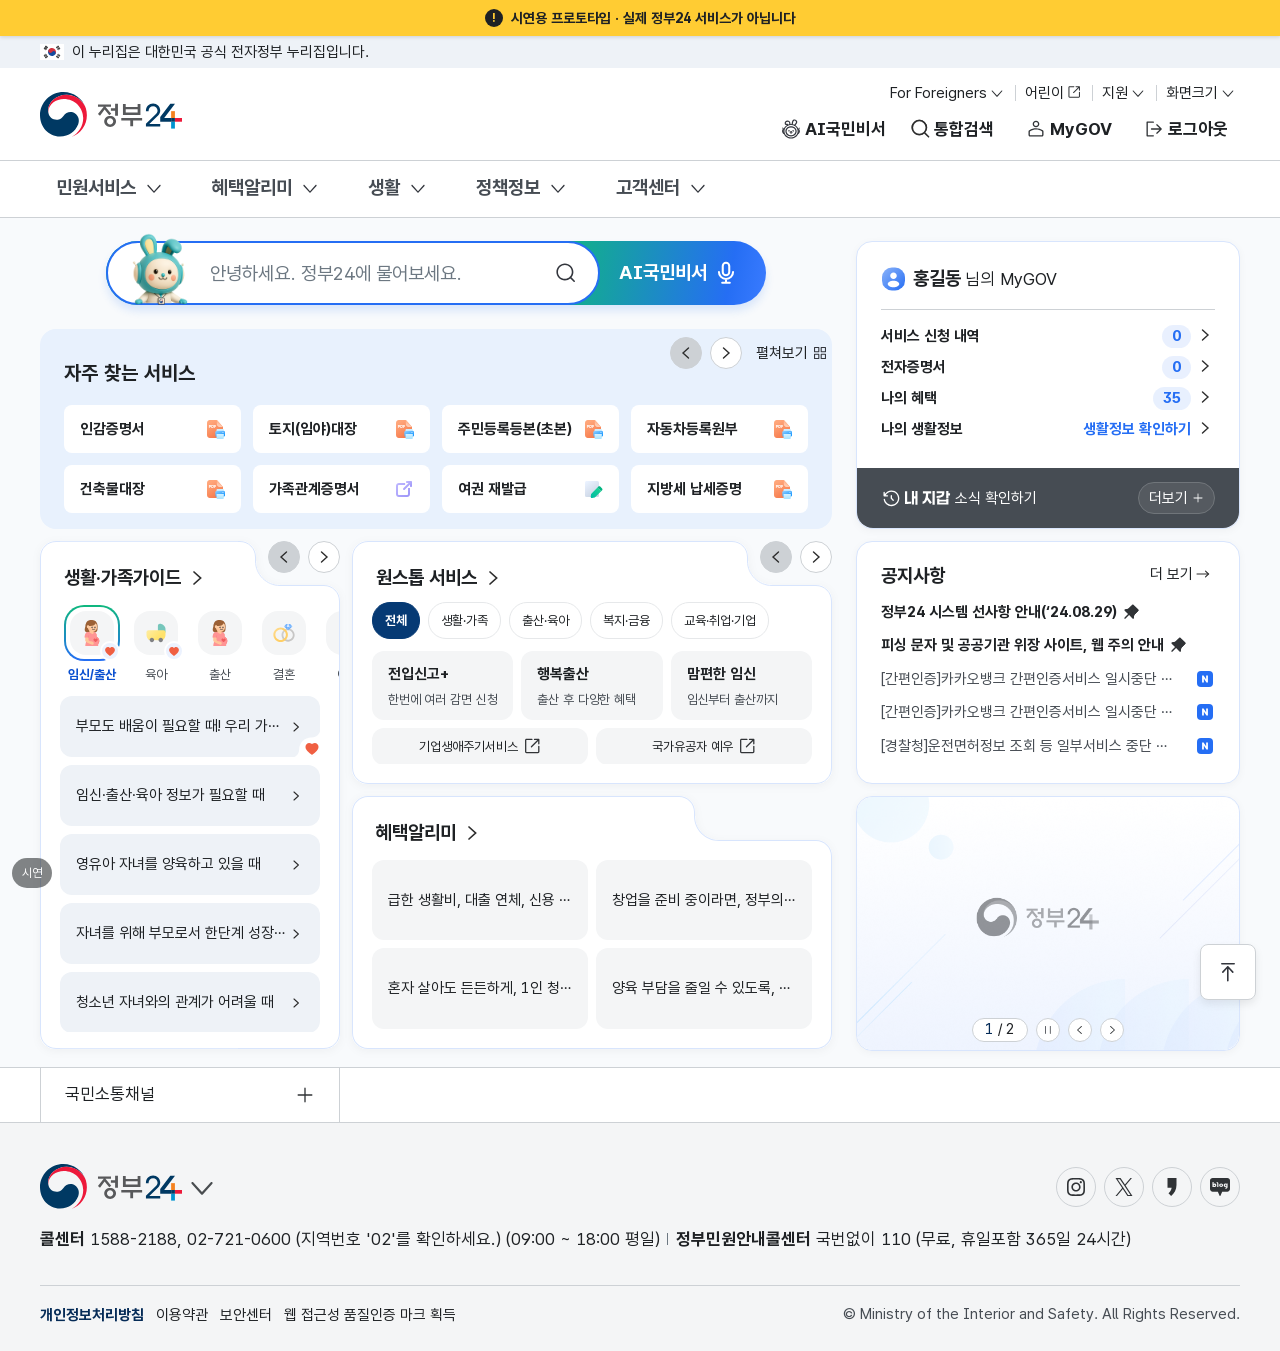
<file: html/contents/UI-PT-AAA01M_3차_시연.html>
<!doctype html>
<html lang="ko" data-ms="3">

<head>
  <meta charset="utf-8">
  <meta http-equiv="X-UA-Compatible" content="IE=edge">
  <meta name="viewport" content="width=device-width, initial-scale=1.0, user-scalable=yes">

  <title>[시연용] 정부24</title>

  <link rel="stylesheet" type="text/css" href="../../static/css/@pub/import.css" media="all">
  <link rel="stylesheet" type="text/css" href="../../static/css/@pub/variable.css" media="all">
  <link rel="stylesheet" type="text/css" href="../../static/css/@pub/layout.css" media="all">
  <link rel="stylesheet" type="text/css" href="../../static/css/@pub/common.css" media="all">
  <link rel="stylesheet" type="text/css" href="../../static/css/@pub/contents.css" media="all">
  <link rel="stylesheet" type="text/css" href="../../static/css/@pub/inf_contents.css" media="all">
  <link rel="stylesheet" type="text/css" href="../../static/css/@pub/main_legacy.css" media="all">
  <link rel="stylesheet" type="text/css" href="../../static/css/@pub/main.css" media="all">
  <link rel="stylesheet" type="text/css" href="../../static/css/@pub/print.css" media="all">
  <link rel="stylesheet" type="text/css" href="../../static/css/@pub/iw-ai.css" media="all">

  <style>
    /* 정부24 메인에서 검색한 뒤 표시되는 AI 답변 화면 */
    .gov24-ai-search-view {
      display: none;
      position: fixed;
      inset: 0;
      z-index: 10000;
      overflow: hidden;
      color: #1e2124;
      background: #fff;
    }
    .gov24-ai-search-view.on { display: block; }
    .gov24-ai-search-view .iw-al-wrap { height: 100%; }
    .gov24-ai-search-view .iw-ai-prompt-area { padding-bottom: 0; }
    .gov24-ai-search-view .inner-prompt.iw-ai-answer { padding-bottom: 12rem; }
    .gov24-ai-search-view .iw-ai-login-after { display: flex; }
    .gov24-ai-search-view .iw-ai-answer { line-height: 1.75; }
    .gov24-ai-search-view .iw-ai-answer h3 { margin: 2.4rem 0 1rem; font-size: 1.9rem; }
    .gov24-ai-search-view .iw-ai-answer p { margin: 0; }
    .gov24-ai-search-view .iw-ai-answer ul { margin: 1rem 0 0; padding-left: 2.2rem; }
    .gov24-ai-search-view .iw-ai-answer .answer-choice { gap: .8rem; }
    .gov24-ai-search-view .input-ai-area.bottom { z-index: 3; }
    .gov24-ai-search-view .iw-ai-info-count { margin: 0 0 1rem; color: #464c53; font-size: 1.4rem; }
    .gov24-ai-search-view .ai-search-status { min-height: 2.4rem; margin: 0 0 1.6rem; color: #464c53; font-size: 1.5rem; }
    .gov24-ai-search-view .ai-empty { padding: 3.2rem; text-align: center; border-radius: 1.6rem; background: #f4f5f6; }
    .gov24-ai-search-view .btn-choice { cursor: pointer; }
    .gov24-ai-search-view .btn-choice .iconset { flex: 0 0 auto; }
    .gov24-ai-search-view .iw-ai-feedback .on { background-color: #d8e5fd; }
    .gov24-ai-search-view .ai-issue-panel { margin-top: 2.4rem; padding: 2.4rem; border: 1px solid #d8e5fd; border-radius: 1.6rem; background: #f6f9ff; }
    .gov24-ai-search-view .ai-issue-panel h3 { margin: 0 0 1.6rem; font-size: 2rem; }
    .gov24-ai-search-view .ai-issue-summary { margin-bottom: 2rem; padding: 1.6rem; border-radius: 1.2rem; background: #fff; }
    .gov24-ai-search-view .ai-form-field { margin-top: 1.8rem; }
    .gov24-ai-search-view .ai-form-field > label,
    .gov24-ai-search-view .ai-form-label { display: block; margin-bottom: .8rem; font-weight: 700; }
    .gov24-ai-search-view .ai-form-field input[type="text"] { width: 100%; height: 4.8rem; padding: 0 1.4rem; border: 1px solid #b1b8be; border-radius: .8rem; background: #fff; }
    .gov24-ai-search-view .ai-form-field input[readonly] { color: #464c53; background: #f4f5f6; }
    .gov24-ai-search-view .ai-option-list { display: flex; flex-wrap: wrap; gap: .8rem; }
    .gov24-ai-search-view .ai-option { display: inline-flex; align-items: center; gap: .6rem; min-height: 4.4rem; padding: .8rem 1.2rem; border: 1px solid #cdd1d5; border-radius: .8rem; background: #fff; cursor: pointer; }
    .gov24-ai-search-view .ai-option:has(input:checked) { color: #0b50d0; border-color: #256ef4; background: #ecf2fe; }
    .gov24-ai-search-view .ai-issue-actions { display: flex; flex-wrap: wrap; justify-content: flex-end; gap: .8rem; margin-top: 2.4rem; }
    .gov24-ai-search-view .ai-action-btn { min-height: 4.8rem; padding: 0 2rem; border: 1px solid #256ef4; border-radius: .8rem; color: #fff; font-weight: 700; background: #256ef4; }
    .gov24-ai-search-view .ai-action-btn.secondary { color: #0b50d0; background: #fff; }
    .gov24-ai-search-view .ai-action-btn:disabled { opacity: .5; cursor: not-allowed; }
    .gov24-ai-search-view .ai-form-error { display: none; margin-top: 1rem; color: #d50136; font-size: 1.4rem; }
    .gov24-ai-search-view .ai-form-error.on { display: block; }
    .gov24-ai-search-view .ai-progress { height: 1.2rem; overflow: hidden; margin: 1.6rem 0; border-radius: 1rem; background: #e6e8ea; }
    .gov24-ai-search-view .ai-progress > i { display: block; width: 0; height: 100%; border-radius: inherit; background: linear-gradient(90deg, #0fb87d, #256ef4); transition: width .35s ease; }
    .gov24-ai-search-view .ai-progress-list { margin: 0; padding: 0; list-style: none; }
    .gov24-ai-search-view .ai-progress-list li { display: flex; justify-content: space-between; padding: 1.2rem 0; border-bottom: 1px solid #e6e8ea; }
    .gov24-ai-search-view .ai-progress-list .done { color: #008a58; font-weight: 700; }
    .gov24-ai-document-modal { display: none; position: fixed; inset: 0; z-index: 11000; padding: 4rem; background: rgba(0,0,0,.55); }
    .gov24-ai-document-modal.on { display: grid; place-items: center; }
    .gov24-ai-document-modal .document-dialog { width: min(72rem, 100%); max-height: 90vh; overflow: auto; padding: 3.2rem; border-radius: 1.6rem; background: #fff; box-shadow: 0 2rem 5rem rgba(0,0,0,.2); }
    .gov24-ai-document-modal .document-paper { min-height: 64rem; padding: 5rem; color: #111; border: 1px solid #8a949e; background: #fff; }
    .gov24-ai-document-modal .document-paper h2 { margin: 0 0 4rem; text-align: center; font-size: 3rem; letter-spacing: .5rem; }
    .gov24-ai-document-modal .document-paper dl { display: grid; grid-template-columns: 14rem 1fr; margin: 0; border-top: 2px solid #333; }
    .gov24-ai-document-modal .document-paper dt,
    .gov24-ai-document-modal .document-paper dd { margin: 0; padding: 1.4rem; border-bottom: 1px solid #aaa; }
    .gov24-ai-document-modal .document-paper dt { font-weight: 700; background: #f4f5f6; }
    .gov24-ai-document-modal .document-seal { margin-top: 7rem; text-align: center; font-size: 2rem; font-weight: 700; }
    .gov24-ai-search-view .iw-ai-control-area #header h1.logo::before { background-image: url("../../static/images/ai/logo-header.svg"); }
    .gov24-ai-search-view .ico-logout::after { background-image: url("../../static/images/ai/ico-logout.svg"); }
    .gov24-ai-search-view .ico-new-question::after { background-image: url("../../static/images/ai/ico-new-question.svg"); }
    .gov24-ai-search-view .ico-more-plus::after { background-image: url("../../static/images/ai/ico-more-plus.svg"); }
    .gov24-ai-search-view .ico-good::after { background-image: url("../../static/images/ai/ico-good.svg"); }
    .gov24-ai-search-view .ico-bad::after { background-image: url("../../static/images/ai/ico-bad.svg"); }
    .gov24-ai-search-view .ico-scrap::after { background-image: url("../../static/images/ai/ico-scrap.svg"); }
    .gov24-ai-search-view .ico-reading::after { background-image: url("../../static/images/ai/ico-reading.svg"); }
    .gov24-ai-search-view .ico-mic::after { background-image: url("../../static/images/ai/ico-mic.svg"); }
    .gov24-ai-search-view .ico-ai-search::after { background-image: url("../../static/images/ai/ico-ai-search.svg"); }
    .gov24-ai-search-view .ico-arr-right::after { background-image: url("../../static/images/ai/ico-arr-right.svg"); }
    body.gov24-ai-search-open { overflow: hidden; }

    @media (max-width: 768px) {
      .gov24-ai-search-view { overflow-y: auto; }
      .gov24-ai-search-view .iw-al-wrap { display: block; min-width: 0; height: auto; min-height: 100%; }
      .gov24-ai-search-view .iw-ai-control-area { height: auto; min-height: 7.2rem; padding: 1.2rem 2rem; overflow: visible; }
      .gov24-ai-search-view .iw-ai-control-area #header { display: inline-block; padding: .8rem 0; }
      .gov24-ai-search-view .iw-ai-control-area .new-area,
      .gov24-ai-search-view .iw-ai-control-area .iw-ai-login-before,
      .gov24-ai-search-view .iw-ai-control-area .iw-ai-login-after { display: none; }
      .gov24-ai-search-view .iw-ai-control-area .iw-ai-close { left: auto; right: 1.6rem; top: 1.6rem; bottom: auto; width: auto; padding: 0; }
      .gov24-ai-search-view .iw-ai-prompt-area { height: auto; min-height: calc(100vh - 7.2rem); padding: 0 2rem; overflow: visible; }
      .gov24-ai-search-view .inner-prompt { margin-top: 2.4rem; }
      .gov24-ai-search-view .iw-ai-answer-area .iw-ai-my-q .cont { max-width: 90%; }
      .gov24-ai-search-view .iw-ai-answer .answer-choice .btn-choice { width: 100%; }
      .gov24-ai-search-view .input-ai-area.bottom { width: 100%; padding-bottom: 2.4rem; }
      .gov24-ai-search-view .ai-issue-panel { padding: 1.6rem; }
      .gov24-ai-document-modal { padding: 1.2rem; }
      .gov24-ai-document-modal .document-dialog { padding: 1.6rem; }
      .gov24-ai-document-modal .document-paper { min-height: 52rem; padding: 2.4rem 1.6rem; }
      .gov24-ai-document-modal .document-paper dl { grid-template-columns: 10rem 1fr; }
    }

    /* Figma 25048:254313 — PC_AI통합검색_ai 단건 발급 */
    #iw_container.ai-result-mode > .main-page { display: none; }
    .gov24-ai-search-view {
      position: static;
      inset: auto;
      z-index: auto;
      width: 100%;
      /* min-height: 138.7rem; */
      overflow: visible;
      font-family: "Pretendard GOV", Pretendard, sans-serif;
      font-size: 1.7rem;
      line-height: 1.5;
      background: #fff;
    }
    .gov24-ai-search-view.on { display: block; }
    body.gov24-ai-search-open { overflow: auto; }
    .figma-ai-shell { width: 100%; }
    .figma-ai-content { width: min(89.4rem, calc(100% - 4rem)); margin: 0 auto; }
    .figma-ai-thread { display: flex; flex-direction: column; align-items: stretch; gap: 2.4rem; width: 100%;}
    .figma-ai-exchange { display: flex; flex-direction: column; align-items: flex-end; gap: 2.4rem; width: 100%; }
    .figma-ai-user-bubble {
      align-self: flex-end;
      max-width: 75%;
      padding: 1.2rem 2rem;
      color: #131416;
      border: 1px solid #d8e5fd;
      border-radius: 2.4rem 2.4rem .4rem 2.4rem;
      background: #ecf2fe;
    }
    .figma-ai-answer-block { width: 100%; }
    .figma-issue-heading { display: flex; align-items: center; gap: .4rem; margin-bottom: .4rem; }
    .figma-issue-step { display: flex; align-items: center; gap: .4rem; min-height: 3.2rem; color: #6d7882; font-size: 1.7rem; line-height: 1.5; }
    .figma-issue-step img { flex: 0 0 2rem; width: 2rem; height: 2rem; margin: .2rem; }
    .figma-issue-step:not(.done) img { animation: figma-ai-spin 1s linear infinite; transform-origin: center; }
    .figma-issue-step button { height: 3.2rem; padding: 0 .2rem; color: #1e2124; text-decoration: underline; border: 0; background: transparent; }
    .figma-issue-step.done { color: #1e2124; }
    .figma-service-history { display: flex; align-items: center; justify-content: space-between; width: min(44.3rem, 100%); min-height: 5.8rem; margin-top: 2.4rem; padding: 1.6rem; font-weight: 700; border: 0; border-radius: 1.6rem; background: #f4f5f6; }
    .figma-service-history::after { content: "›"; font-size: 2.4rem; font-weight: 400; }
    @keyframes figma-ai-spin { to { transform: rotate(360deg); } }
    .figma-ai-answer-tab { display: flex; width: 100%; height: 4.8rem; margin-bottom: 2.4rem; }
    .figma-ai-answer-tab strong {
      display: flex;
      align-items: center;
      min-width: 8rem;
      padding: 0 .8rem;
      color: #052b57;
      border-bottom: .3rem solid #063a74;
    }
    .figma-ai-answer-tab::after { content: ""; flex: 1; border-bottom: 1px solid #b1b8be; }
    .figma-ai-answer-copy { color: #1e2124; font-size: 1.7rem; line-height: 1.5; word-break: keep-all; }
    .figma-ai-answer-copy p { margin: 0; }
    .figma-ai-answer-copy h3 { margin: 2.4rem 0 .8rem; font-size: 1.7rem; }
    .figma-ai-answer-copy ul { margin: .8rem 0 0; padding-left: 2.4rem; }
    .figma-ai-answer-actions { display: flex; flex-wrap: wrap; gap: .8rem; margin-top: 2.4rem; }
    .figma-ai-choice,
    .gov24-ai-search-view .btn-choice,
    .gov24-ai-search-view .ai-action-btn {
      display: inline-flex;
      align-items: center;
      justify-content: center;
      gap: .4rem;
      width: auto;
      min-width: 9rem;
      min-height: 5.6rem;
      padding: 0 2rem;
      color: #1e2124;
      font-size: 1.9rem;
      font-weight: 400;
      line-height: 1.5;
      border: 1px solid #58616a;
      border-radius: .8rem;
      background: transparent;
      cursor: pointer;
    }
    .figma-ai-choice.primary,
    .gov24-ai-search-view .btn-choice:first-child,
    .gov24-ai-search-view .ai-action-btn:not(.secondary) { color: #0b50d0; border-color: #256ef4; background: #ecf2fe; }
    .figma-ai-choice.primary::before,
    .gov24-ai-search-view .btn-choice:first-child::before,
    .gov24-ai-search-view .ai-action-btn:not(.secondary)::before {
      content: "";
      width: 2.4rem;
      height: 2.4rem;
      background: url("../../static/images/ai/figma-answer/check.svg") no-repeat center/contain;
    }
    .gov24-ai-search-view .btn-choice .iconset { display: none; }
    .figma-ai-input-area { display: flex; flex-direction: column; gap: 1.2rem; width: 100%;margin-bottom: 4rem;padding-top: 4rem; }
    .figma-ai-limit { display: flex; align-items: center; gap: .6rem; margin: 0; color: #464c53; font-size: 1.5rem; font-weight: 700; }
    .figma-ai-limit img { width: 2rem; height: 2rem; }
    .figma-ai-input-box {
      display: flex;
      align-items: center;
      gap: 1.2rem;
      width: 100%;
      height: 5.6rem;
      padding: 0 2rem;
      border: 1px solid transparent;
      border-radius: 1.6rem;
      background: linear-gradient(#fff, #fff) padding-box, linear-gradient(100deg, #0fb87d, #256ef4) border-box;
      box-shadow: 0 .6rem .4rem rgba(37,110,244,.1);
    }
    .figma-ai-input-box textarea { flex: 1; height: 4.8rem; padding: .9rem 0; color: #1e2124; font: inherit; font-size: 1.9rem; line-height: 1.5; border: 0; resize: none; background: transparent; }
    .figma-ai-input-box textarea:focus { outline: 0; }
    .figma-ai-input-box textarea::placeholder { color: #58616a; }
    .figma-ai-icon-btn { flex: 0 0 2.4rem; width: 2.4rem; height: 2.4rem; padding: 0; border: 0; background: transparent; }
    .figma-ai-icon-btn img { display: block; width: 2.4rem; height: 2.4rem; }
    .gov24-ai-search-view .ai-empty { padding: 2.4rem 0; text-align: left; background: transparent; }
    .gov24-ai-search-view .ai-issue-panel { margin: 0; padding: 0; border: 0; border-radius: 0; background: transparent; }
    .gov24-ai-search-view .ai-issue-summary { padding: 0; background: transparent; }
    .gov24-ai-search-view .ai-issue-actions { justify-content: flex-start; }
    .gov24-ai-search-view .ai-option { min-height: 5.6rem; padding: 0 2rem; font-size: 1.9rem; border-color: #58616a; }
    .gov24-ai-search-view .ai-progress { max-width: 55.3rem; height: .8rem; }
    .gov24-ai-search-view .ai-progress-list { max-width: 55.3rem; }
    .figma-ai-panel { margin-top: 2.4rem; padding: 2.4rem; border: 1px solid #d8e5fd; border-radius: 1.6rem; background: #f6f9ff; }
    .figma-ai-panel h3 { margin: 0 0 1.2rem; font-size: 1.9rem; }
    .figma-ai-panel .panel-lead { margin: 0 0 1.6rem; color: #464c53; }
    .figma-ai-info-box { margin-top: 1.6rem; padding: 1.6rem; border-radius: 1.2rem; background: #fff; }
    .figma-ai-select-list { display: flex; flex-wrap: wrap; gap: .8rem; margin-top: 1.6rem; }
    .figma-ai-choice.on { color: #0b50d0; border-color: #256ef4; background: #ecf2fe; }
    .figma-ai-choice:disabled,
    .gov24-ai-search-view .btn-choice:disabled { opacity: .55; cursor: default; }
    .figma-ai-task { display: grid; grid-template-columns: 2.4rem 1fr auto; align-items: center; gap: 1.2rem; margin-top: 1.6rem; padding: 1.6rem; border-radius: 1.2rem; background: #fff; font-size: 1.7rem; line-height: 1.5; }
    .figma-ai-task .task-icon { display: grid; place-items: center; width: 2.4rem; height: 2.4rem; }
    .figma-ai-task .task-icon img { display: block; width: 2rem; height: 2rem; }
    .figma-ai-task.running .task-icon img { animation: figma-ai-spin 1s linear infinite; transform-origin: center; }
    .figma-ai-task strong { display: block; font-size: 1.7rem; line-height: 1.5; }
    .figma-ai-task small { display: block; color: #58616a; font-size: 1.7rem; line-height: 1.5; }
    .figma-ai-task em { font-style: normal; color: #58616a; }
    .figma-ai-task.done em { color: #008a58; font-weight: 700; }
    .figma-ai-progress-head { display: flex; justify-content: space-between; margin-top: 1.6rem; font-size: 1.5rem; }

    @media (max-width: 768px) {
      .gov24-ai-search-view { min-height: calc(100vh - 8rem); overflow: visible; }
      .figma-ai-content { width: calc(100% - 4rem); }
      .figma-ai-thread { min-height: 68rem; }
      .figma-ai-user-bubble { max-width: 90%; }
      .figma-ai-choice,
      .gov24-ai-search-view .btn-choice,
      .gov24-ai-search-view .ai-action-btn,
      .gov24-ai-search-view .ai-option { min-height: 4.8rem; font-size: 1.7rem; }
      .figma-ai-input-area { padding: 3.2rem 0 2.4rem; }
    }

    @media print {
      body * { visibility: hidden !important; }
      .gov24-ai-document-modal.on,
      .gov24-ai-document-modal.on * { visibility: visible !important; }
      .gov24-ai-document-modal.on { position: absolute; inset: 0; display: block; padding: 0; background: #fff; }
      .gov24-ai-document-modal .document-dialog { width: 100%; max-height: none; padding: 0; box-shadow: none; }
      .gov24-ai-document-modal .document-paper { border: 0; }
      .gov24-ai-document-modal .ai-issue-actions { display: none; }
    }
  </style>

  <script src="../../static/js/swiper-bundle.js" defer></script>
  <script src="../../static/js/ui-script-layout.js" defer></script>
  <script src="../../static/js/ui-script.js" defer></script>

	<style id="demo-main">

	/* ===== 메인 AI 검색바 시안 (피그마 2026-10-13 컨펌용 반영) : 1안 마이크 분리 / 2안 연파랑 AI국민비서 칩 / 3안 그라데이션 세그먼트 ===== */
	.sch-main .sc-main-search-wrap .main-search-new{display:flex;align-items:center;gap:1.2rem;max-width:73.6rem}
	.sch-main .sc-main-search-wrap .main-search-new .search-area{flex:1 1 auto;min-width:0}
	.sch-main .sc-main-search-wrap .main-search-new .search-area .input-area .input-fn .btn-ai-assistant::before{display:none}
	.sch-main .sc-main-search-wrap .main-search-new .search-area .input-area .input-fn .btn-ai-assistant::after{content:"";display:block;flex:0 0 2.4rem;width:2.4rem;height:2.4rem;background-color:#fff;-webkit-mask:url("data:image/svg+xml,%3Csvg xmlns='http://www.w3.org/2000/svg' viewBox='0 0 24 24' fill='%23000'%3E%3Cpath d='M12 15a4 4 0 0 0 4-4V6a4 4 0 1 0-8 0v5a4 4 0 0 0 4 4z'/%3E%3Cpath d='M18.5 11a1 1 0 0 0-2 0 4.5 4.5 0 0 1-9 0 1 1 0 0 0-2 0 6.5 6.5 0 0 0 5.5 6.42V20H9a1 1 0 0 0 0 2h6a1 1 0 0 0 0-2h-2v-2.58A6.5 6.5 0 0 0 18.5 11z'/%3E%3C/svg%3E") no-repeat center/contain;mask:url("data:image/svg+xml,%3Csvg xmlns='http://www.w3.org/2000/svg' viewBox='0 0 24 24' fill='%23000'%3E%3Cpath d='M12 15a4 4 0 0 0 4-4V6a4 4 0 1 0-8 0v5a4 4 0 0 0 4 4z'/%3E%3Cpath d='M18.5 11a1 1 0 0 0-2 0 4.5 4.5 0 0 1-9 0 1 1 0 0 0-2 0 6.5 6.5 0 0 0 5.5 6.42V20H9a1 1 0 0 0 0 2h6a1 1 0 0 0 0-2h-2v-2.58A6.5 6.5 0 0 0 18.5 11z'/%3E%3C/svg%3E") no-repeat center/contain}
	/* 1안 : 검색창 안 버튼 없음 + 우측 원형 마이크 버튼(그라데이션) */
	.aih-mic-round{display:none;flex:0 0 6.4rem;width:6.4rem;height:6.4rem;border:0;border-radius:50%;background:linear-gradient(125deg,#0fb87d 21.64%,#256ef4 81.59%);box-shadow:0 .6rem .8rem rgba(37,110,244,.1);cursor:pointer;position:relative}
	.aih-mic-round::before{content:"";position:absolute;inset:0;margin:auto;width:4rem;height:4rem;background:#fff;-webkit-mask:url("data:image/svg+xml,%3Csvg xmlns='http://www.w3.org/2000/svg' viewBox='0 0 24 24' fill='%23000'%3E%3Cpath d='M12 15a4 4 0 0 0 4-4V6a4 4 0 1 0-8 0v5a4 4 0 0 0 4 4z'/%3E%3Cpath d='M18.5 11a1 1 0 0 0-2 0 4.5 4.5 0 0 1-9 0 1 1 0 0 0-2 0 6.5 6.5 0 0 0 5.5 6.42V20H9a1 1 0 0 0 0 2h6a1 1 0 0 0 0-2h-2v-2.58A6.5 6.5 0 0 0 18.5 11z'/%3E%3C/svg%3E") no-repeat center/contain;mask:url("data:image/svg+xml,%3Csvg xmlns='http://www.w3.org/2000/svg' viewBox='0 0 24 24' fill='%23000'%3E%3Cpath d='M12 15a4 4 0 0 0 4-4V6a4 4 0 1 0-8 0v5a4 4 0 0 0 4 4z'/%3E%3Cpath d='M18.5 11a1 1 0 0 0-2 0 4.5 4.5 0 0 1-9 0 1 1 0 0 0-2 0 6.5 6.5 0 0 0 5.5 6.42V20H9a1 1 0 0 0 0 2h6a1 1 0 0 0 0-2h-2v-2.58A6.5 6.5 0 0 0 18.5 11z'/%3E%3C/svg%3E") no-repeat center/contain}
	html:not([data-ms="2"]):not([data-ms="3"]) .sch-main .sc-main-search-wrap .main-search-new .search-area .input-area .input-fn .btn-ai-assistant{display:none}
	html:not([data-ms="2"]):not([data-ms="3"]) .aih-mic-round{display:block}
	html:not([data-ms="2"]):not([data-ms="3"]) .sch-main .sc-main-search-wrap .main-search-new .search-area .input-area .input-fn{padding-right:2.4rem}
	/* 2안 : 검색창 안 연파랑 칩 「AI국민비서 🎙」 (hover 시 그라데이션 테두리) */
	html[data-ms="2"] .sch-main .sc-main-search-wrap .main-search-new{max-width:66rem}
	html[data-ms="2"] .sch-main .sc-main-search-wrap .main-search-new .search-area .input-area .input-fn .btn-ai-assistant{flex:0 0 auto;width:auto;min-width:0;height:4.4rem;padding:0 1.2rem;gap:.4rem;border-radius:4rem;background:#e7f4fe;color:#063a74;font-size:1.7rem}
	html[data-ms="2"] .sch-main .sc-main-search-wrap .main-search-new .search-area .input-area .input-fn .btn-ai-assistant::after{background-color:#063a74}
	html[data-ms="2"] .sch-main .sc-main-search-wrap .main-search-new .search-area .input-area .input-fn .btn-ai-assistant:hover{box-shadow:0 0 0 .2rem #0fb87d inset}
	/* 3안(확정) : 그라데이션 필 위에 흰 검색 필이 겹쳐 올라가고, 오른쪽 노출 영역이 「AI국민비서 🎙」 버튼 (피그마 메인 검색바) */
	html[data-ms="3"] .sch-main .sc-main-search-wrap .main-search-new{max-width:66rem}
	html[data-ms="3"] .sch-main .sc-main-search-wrap .main-search-new .search-area{padding:0;border-radius:4rem;background:linear-gradient(100deg,#0fb87d calc(100% - 22rem),#256ef4 calc(100% - 4rem),#3a7bff 100%);box-shadow:0 .6rem .8rem rgba(37,110,244,.14);overflow:visible}
	html[data-ms="3"] .sch-main .sc-main-search-wrap .main-search-new .search-area .input-area{position:relative;z-index:1;width:calc(100% - 16.6rem);height:6.4rem;box-sizing:border-box;border:.2rem solid #256ef4;border-radius:4rem;background:#fff;overflow:visible}
	html[data-ms="3"] .sch-main .sc-main-search-wrap .main-search-new .search-area .input-area .input-fn{padding-right:2rem}
	html[data-ms="3"] .sch-main .sc-main-search-wrap .main-search-new .search-area .input-area .input-fn .btn-ai-assistant{position:absolute;left:100%;top:-.2rem;bottom:-.2rem;width:16.6rem;height:auto;min-width:0;margin:0;padding:0 .4rem 0 0;gap:.6rem;justify-content:center;border:0;border-radius:0 4rem 4rem 0;background:transparent;font-size:1.9rem;font-weight:700;color:#fff;box-shadow:none}
	html[data-ms="3"] .sch-main .sc-main-search-wrap .main-search-new .search-area .input-area .input-fn .btn-ai-assistant:hover{text-shadow:0 0 .6rem rgba(255,255,255,.6)}
	html[data-ms="3"] .sch-main .sc-main-search-wrap .main-search-new .search-area .input-area .input-fn .btn-ai-assistant::after{background-color:#fff;flex:0 0 2.6rem;width:2.6rem;height:2.6rem;-webkit-mask:url("data:image/svg+xml,%3Csvg xmlns='http://www.w3.org/2000/svg' viewBox='0 0 24 24' fill='none' stroke='%23000' stroke-width='1.9' stroke-linecap='round' stroke-linejoin='round'%3E%3Crect x='9' y='2.5' width='6' height='11.5' rx='3'/%3E%3Cpath d='M5.5 11a6.5 6.5 0 0 0 13 0M12 17.5V21M8.5 21h7'/%3E%3C/svg%3E") no-repeat center/contain;mask:url("data:image/svg+xml,%3Csvg xmlns='http://www.w3.org/2000/svg' viewBox='0 0 24 24' fill='none' stroke='%23000' stroke-width='1.9' stroke-linecap='round' stroke-linejoin='round'%3E%3Crect x='9' y='2.5' width='6' height='11.5' rx='3'/%3E%3Cpath d='M5.5 11a6.5 6.5 0 0 0 13 0M12 17.5V21M8.5 21h7'/%3E%3C/svg%3E") no-repeat center/contain}
	.demo-remote{position:fixed;left:1.2rem;bottom:1.2rem;z-index:1200;font-size:1.3rem}
	.demo-remote>button{padding:.6rem 1rem;border:0;border-radius:99rem;background:rgba(30,33,36,.55);color:#fff;font-size:1.2rem;cursor:pointer}
	.demo-remote .panel{display:none;margin-bottom:.8rem;padding:1.4rem;border-radius:1rem;background:#fff;box-shadow:0 .4rem 1.6rem rgba(0,0,0,.2);width:26rem;line-height:1.55;color:#1e2124}
	.demo-remote.open .panel{display:block}
	.demo-remote .panel p{margin:0 0 .6rem;font-weight:700}
	.demo-remote .panel ol{margin:0;padding-left:1.8rem}
	.demo-remote .panel a{display:block;margin-top:1rem;padding:.7rem;border-radius:.6rem;background:#0b50d0;color:#fff;text-align:center;text-decoration:none;font-weight:700}
	@keyframes demoPulse{0%{box-shadow:0 0 0 0 rgba(37,110,244,.55)}70%{box-shadow:0 0 0 1.2rem rgba(37,110,244,0)}100%{box-shadow:0 0 0 0 rgba(37,110,244,0)}}
	.demo-pulse{animation:demoPulse 1.8s ease-out 3}
	/* 시안 정리 */
	.main-mygov [hidden],#iw_header [hidden]{display:none!important}
	.demo-fav-only .demo-fav-tit{margin:0;padding:.4rem 0 0;font-size:2rem;font-weight:700;color:#1e2124;line-height:3.2rem}
	.demo-fav-only{position:relative;padding:2.4rem 2.4rem 2.4rem;border-radius:1.6rem;background:#e8f1fd}
	.demo-fav-only .tab-cont-wrap,.demo-fav-only .tab-cont{padding:0!important;margin:0!important;border:0!important;background:none!important;box-shadow:none!important}
	.demo-fav-only .demo-fav-tit{margin-bottom:1.6rem}
	.main-mygov .detail-print .iconset{background:#fff url("data:image/svg+xml,%3Csvg xmlns='http://www.w3.org/2000/svg' viewBox='0 0 24 24' fill='none' stroke='%231e2124' stroke-width='1.6' stroke-linejoin='round'%3E%3Cpath d='M7 9V4h10v5M7 17H5a2 2 0 0 1-2-2v-4a2 2 0 0 1 2-2h14a2 2 0 0 1 2 2v4a2 2 0 0 1-2 2h-2'/%3E%3Cpath d='M7 14h10v6H7z'/%3E%3C/svg%3E") no-repeat center/2rem}
	.demo-mygov-chips{display:flex;align-items:center;gap:.8rem;width:100%}
	.demo-mygov-chips .chip{flex:1 1 0;min-width:0;overflow:hidden;padding:.6rem 1.2rem;border:.1rem solid rgba(255,255,255,.35);border-radius:99rem;color:#fff;font-size:1.4rem;white-space:nowrap;text-overflow:ellipsis;text-decoration:none}
	.demo-mygov-chips .more{flex:none;width:3.2rem;height:3.2rem;border:.1rem solid rgba(255,255,255,.35);border-radius:50%;background:transparent url("data:image/svg+xml,%3Csvg xmlns='http://www.w3.org/2000/svg' viewBox='0 0 24 24' fill='none' stroke='%23fff' stroke-width='2' stroke-linecap='round'%3E%3Cpath d='M7 10l5 5 5-5'/%3E%3C/svg%3E") no-repeat center/1.8rem;cursor:pointer}
	.sch-mo-shortcut-home-wrap.demo-two{display:flex;gap:.8rem}
	.sch-mo-shortcut-home-wrap.demo-two .btn-txt{flex:1}
	</style>
<style id="demo-proto-banner">#demoProtoBanner{position:fixed;top:0;left:0;right:0;z-index:2147483000;display:flex;align-items:center;justify-content:center;gap:.8rem;height:3.6rem;padding:0 1.2rem;background:#ffcc33;color:#1e2124;font-size:1.4rem;font-weight:700;line-height:1.2;text-align:center;box-shadow:0 .1rem .4rem rgba(0,0,0,.15);pointer-events:none}#demoProtoBanner::before{content:"!";display:inline-flex;align-items:center;justify-content:center;width:1.8rem;height:1.8rem;border-radius:50%;background:#1e2124;color:#ffcc33;font-size:1.2rem}html body{padding-top:3.6rem!important}.v24-voice{top:3.6rem!important}.aih-mohead{top:3.6rem!important}.demo-remote{z-index:2147483001}@media (max-width:1024px){#demoProtoBanner{font-size:1.2rem;height:3.2rem}html body{padding-top:3.2rem!important}.v24-voice{top:3.2rem!important}.aih-mohead{top:3.2rem!important}}</style><style id="aih-mygov">.main-mygov .detail-print{display:none!important}.aih-tl-hide{display:none!important}.sch-main .main-mygov .timeline-list-wrap .timeline-modal-body .timeline-modal-desc::before{content:none}</style>
</head>

<body><div id="demoProtoBanner" role="note">시연용 프로토타입 · 실제 정부24 서비스가 아닙니다</div>
  <div id="__nuxt">
    <div>
      <!-- 2025-02-18 : iw_wrap 의 class main 을 없애고, iw_header, iw_gov_top, iw_container 에 넣음 -->
      <div id="iw_wrap">
        <div class="skip-nav">
          <a href="#iw_container">본문 바로가기</a>
        </div>

        <!-- 2025-02-18 : iw_wrap 의 class main 을 없애고, iw_header, iw_gov_top, iw_container 에 넣음 -->
        <!-- 검색형 메인 화면 스타일 구분을 위해 sch-main 클래스 유지 -->
        <div id="iw_gov_top" class="main sch-main">
          <div class="inner-wrap">
            <p class="txt">이 누리집은 대한민국 공식 전자정부 누리집입니다.</p>
          </div>
        </div>

        <!-- 2025-02-18 : iw_wrap 의 class main 을 없애고, iw_header, iw_gov_top, iw_container 에 넣음 -->
        <!-- 검색형 메인 화면 스타일 구분을 위해 sch-main 클래스 유지 -->
        <header id="iw_header" class="main sch-main">
          <div class="header-in">
            <div class="header-body">
              <div class="header-top">
                <!-- 모바일(1024px 이하) 미로그인: 로고 이미지, 로그인 시 사용자 정보 노출 -->
                <h1 class="logo"><a href=""><span class="sr-only">정부24</span></a></h1>

                <!-- 해당 링크는 모바일 공통UI > 	모바일앱-메인설정.html 화면이 열리면 됩니다. -->
                <!-- <a href="" class="user-info">
                  <p class="name"><span>홍길동가나다라</span>님</p>
                  <i class="ico-sc-setting" aria-hidden="true"></i>
                  <span class="sr-only">설정하기</span>
                </a> -->

                <!-- 2025-02-10 유틸 순서 변경-->
                <div class="header-util">
                  <div class="top">
                    <div class="div">
                      <button type="button" class="btn-txt sm ico-arr-bottom toggle">For Foreigners<span class="sr-only">목록 <em>펼치기</em></span></button>

                      <div class="toggle-layer foreign-language">
                        <ul>
                          <li><a href="https://www.gov.kr/portal/foreigner/ko" class="btn-txt sm ico-new-window" target="_blank" title="새 창 열림">한국어</a></li>
                          <li><a href="https://www.gov.kr/portal/foreigner/en" class="btn-txt sm ico-new-window" target="_blank" title="새 창 열림">ENG</a></li>
                          <li><a href="https://www.gov.kr/portal/foreigner/zh" class="btn-txt sm ico-new-window" target="_blank" title="새 창 열림">中文</a></li>
                          <li><a href="" class="btn-txt sm ico-new-window" target="_blank" title="새 창 열림">Guide</a></li>
                        </ul>
                      </div>
                    </div>

                    <div class="div">
                      <a href="https://kids.gov.kr/main.ds" class="btn-txt sm ico-new-window" target="_blank" title="새 창 열림">어린이</a>
                    </div>

                    <div class="div">
                      <button type="button" class="btn-txt sm ico-arr-bottom toggle">지원<span class="sr-only">목록 <em>펼치기</em></span></button>

                      <div class="toggle-layer support-list">
                        <ul>
                          <li><a href="" class="btn-txt">인증등록/관리</a></li>
                          <li><a href="" class="btn-txt">복합인증관리</a></li>
                          <li><a href="" class="btn-txt">보안 센터</a></li>
                          <li><a href="" class="btn-txt">누리집안내도</a></li>
                        </ul>
                      </div>
                    </div>

                    <div class="div">
                      <button type="button" class="btn-txt sm ico-arr-bottom toggle">화면크기<span class="sr-only">제어 목록 <em>펼치기</em></span></button>

                      <div class="toggle-layer screen-size">
                        <ul>
                          <li><button type="button" class="btn-size sm">작게</button></li>
                          <li class="active"><button type="button" class="btn-size md" title="선택된 상태">보통</button></li>
                          <li><button type="button" class="btn-size lg">조금 크게</button></li>
                          <li><button type="button" class="btn-size xlg">크게</button></li>
                          <li><button type="button" class="btn-size xxlg">가장 크게</button></li>
                          <li><button type="button" class="btn-size reset">초기화</button></li>
                        </ul>
                      </div>
                    </div>
                  </div>

                  <div class="bottom">
                    <!-- 로그인 전, 후 공통 -->
                    <div class="header-search">
                      <!-- 2025-10-27 : AI국민비서 버튼 추가 -->
                      <a href="./3차_ai_main.html" class="btn-txt ico-before ico-sammy-ai">AI국민비서</a>
                      <button type="button" class="btn-txt ico-before ico-search open-total-search" aria-controls="layer_totalSearch">통합검색</button>

                      <!-- 통합검색 레이어는 header 끝 부분에 있음. -->
                    </div>
                    <!--// 로그인 전, 후 공통 -->

                    <!-- 로그인 전 -->
                    <!--
						 					보일때
						 					<div class="log-before on">
						 				
						 					안 보일때
						 					<div class="log-before">
						 				-->
                    <div class="log-before">
                      <a href="" class="btn-txt ico-before ico-login">로그인</a>
                      <a href="" class="btn-txt ico-before ico-join">회원가입</a>
                    </div>
                    <!--// 로그인 전 -->

                    <!-- 로그인 후 -->
                    <!--
						 				보일때
						 				<div class="log-after on">
						 				
						 				안 보일때
						 				<div class="log-after">
						 			-->
                    <div class="log-after on">
                      <div class="header-mygov">
                        <button type="button" class="btn-txt ico-before ico-mygov open-header-mygov">MyGOV</button>

                        <div class="layer-header-mygov">
                          <div class="my-gov-info">
                            <p class="name"><em>홍길동</em>님</p>

                            <!-- <div class="limit">
							 							<span class="txt">로그아웃까지 남은시간</span>
							 							<em class="time">9:59</em>
							 							<button type="button" class="btn-txt">시간연장</button>
							 						</div> -->
                          </div>

                          <div class="list-my-gov">
                            <ul>
                              <li><a href="">MyGOV 홈</a></li>
                              <li><a href="">나의 신청내역</a></li>
                              <li><a href="">나의 생활정보</a></li>
                              <li><a href="">나의 정보관리</a></li>
                            </ul>
                          </div>

                          <button type="button" class="btn-txt ico-before ico-logout">로그아웃</button>
                        </div>
                      </div>

                      <!-- 2025-02-18 : 로그아웃 버튼 추가 : 중복이지만 들어갑니다. -->
                      <button type="button" class="btn-txt ico-before ico-logout">로그아웃</button>
                    </div>
                    <!--// 로그인 후 -->

                    <!-- 2025-02-18 : 비회원 로그인 추가 -->
                    <!-- 비회원 로그인 후 -->
                    <!--
						 				보일때
						 				<div class="non-member on">
						 				
						 				안 보일때
						 				<div class="non-member">
						 			-->
                    <div class="non-member">
                      <div class="header-mygov">
                        <button type="button" class="btn-txt ico-before ico-mygov open-header-mygov">비회원 메뉴</button>

                        <div class="layer-header-mygov">
                          <div class="my-gov-info">
                            <p class="name"><em>홍길동홍길동홍길동홍길동홍길동(비회원)</em>님</p>

                            <!-- <div class="limit">
														<span class="txt">로그아웃까지 남은시간</span>
														<em class="time">9:59</em>
														<button type="button" class="btn-txt">시간연장</button>
													</div> -->
                          </div>

                          <div class="list-my-gov">
                            <ul>
                              <li><a href="">MyGOV 홈</a></li>
                              <li><a href="">나의 신청내역</a></li>
                              <li><a href="">나의 생활정보</a></li>
                              <li><a href="">나의 정보관리</a></li>
                            </ul>
                          </div>

                          <button type="button" class="btn-txt ico-before ico-logout">로그아웃</button>
                        </div>
                      </div>

                      <!-- 2025-02-18 : 로그아웃 버튼 추가 : 중복이지만 들어갑니다. -->
                      <button type="button" class="btn-txt ico-before ico-logout">로그아웃</button>
                    </div>

                    <!-- 모바일만 나옴. 메인페이지에는 여기 위치 함. 서브 페이지는 tit-page-wrap 안에 있음 -->
                    <!--
										2025-02-18 로그인 링크 추가
									-->
                    <div class="mo-menu">
                      <a href="./3차_ai_main.html" class="btn-txt ico-before ico-sammy-ai">AI국민비서</a>
                      <!--로그인 전에만 나옵니다.-->
                      <a href="" class="btn-txt ico-before ico-login">로그인</a>
                      <!--//로그인 전에만 나옵니다.-->
                      <!-- 2025-10-30 : 로그인 후에만 나옵니다.-->
                      <button type="button" class="btn-txt ico-before ico-search open-total-search" aria-controls="layer_totalSearch">
                        <span>통합검색</span>
                      </button>
                      <!--// 2025-10-30 : 로그인 후에만 나옵니다.-->

                      <button type="button" class="btn-open-allmenu">
                        <span>전체메뉴</span>
                      </button>
                    </div>
                  </div>
                </div>
              </div>

              <div class="header-bottom">
                <nav id="iw_gnb">
                  <ul class="depth-1">
                    <!--
										기본 일때
										<li>
										
										현재 페이지 활성화 일때
										<li class="active">
										-->
                    <li>
                      <button type="button" class="btn-depth-1">민원서비스</button>

                      <div class="depth-2-wrap">
                        <div class="box">
                          <p class="tit">민원서비스</p>

                          <ul class="depth-2">
                            <!--
														기본 일때
														<li>
														
														현재 페이지 활성화 일때
														<li class="active">
													-->
                            <li>
                              <a href="" class="btn-depth-2">민원서비스안내</a>
                              <p class="depth-desc">신청 &middot; 조회 &middot; 발급기능 서비스이용 및 정보를 확인할 수 있어요</p>
                            </li>
                            <li>
                              <a href="" class="btn-depth-2">주제별 보기</a>
                              <p class="depth-desc">서비스를 주제별로 분류하여 쉽게 찾을 수 있어요</p>
                            </li>
                            <li>
                              <a href="" class="btn-depth-2">사실/진위확인</a>
                              <p class="depth-desc">서비스 이용 사실관계 확인 및 발급한 증명서의 진위를 확인할 수 있어요</p>
                            </li>
                            <li>
                              <a href="" class="btn-depth-2">원스톱서비스</a>
                              <p class="depth-desc">서비스를 통합하여 한 번에 신청하거나 유사 서비스를 확인할 수 있어요</p>
                            </li>
                            <li>
                              <a href="" class="btn-depth-2">돌봄시설 등 위치찾기</a>
                              <p class="depth-desc">영&middot;유아/초등 돌봄 및 청소년 지원센터 등 시설의 위치를 찾을 수 있어요</p>
                            </li>
                          </ul>
                        </div>
                      </div>
                    </li>

                    <!-- 2025-10-22 : 맞춤형 혜택 > 혜택알리미로 변경 -->
                    <li>
                      <button type="button" class="btn-depth-1">혜택알리미</button>

                      <div class="depth-2-wrap">
                        <div class="box">
                          <p class="tit">혜택알리미</p>
                          <!-- 2025-10-22 : 맞춤형 혜택 > 혜택알리미 변경 -->
                          <a href="" class="depth-2-link">
                            혜택알리미 홈
                            <i class="iconset ico-arr-right"></i>
                          </a>
                          <ul class="depth-2">
                            <li>
                              <a href="" class="btn-depth-2">나의 혜택</a>
                              <p class="depth-desc">내가 받을 수 있는 혜택을 한 눈에 확인하세요</p>
                            </li>
                            <li>
                              <a href="" class="btn-depth-2">관심</a>
                              <p class="depth-desc">내 상황과 연관된 혜택을 확인해 보세요.</p>
                            </li>
                            <li>
                              <a href="" class="btn-depth-2">발견</a>
                              <p class="depth-desc">아직 몰랐던 숨은 혜택을 찾아드려요.</p>
                            </li>
                            <li>
                              <a href="" class="btn-depth-2">간편찾기</a>
                              <p class="depth-desc">선택한 상황 조건으로 빠르게 원하는 해택을 찾아요.</p>
                            </li>
                            <li>
                              <a href="" class="btn-depth-2">전체 혜택</a>
                              <p class="depth-desc">분야별로 제공되는 모든 혜택을 한곳에서 확인해요.</p>
                            </li>
                            <li>
                              <a href="" class="btn-depth-2">설정</a>
                              <p class="depth-desc">가족등록, 맞춤안내 조건 등 서비스 이용 환경을 관리해요.</p>
                            </li>
                          </ul>
                        </div>
                      </div>
                    </li>
                    <!-- //2025-10-22 : 맞춤형 혜택 > 혜택알리미로 변경 -->

                    <!-- 2025-10-27 : 생활가이드 추가 -->
                    <li>
                      <!-- 2025-10-27 :뎁스가 없는 경우 none-depth 클래스 추가 -->
                      <button type="button" class="btn-depth-1">생활</button>

                      <div class="depth-2-wrap">
                        <div class="box">
                          <p class="tit">생활</p>

                          <ul class="depth-2">
                            <li>
                              <a href="" class="btn-depth-2">생활·가족가이드</a>
                              <p class="depth-desc">정부의 민원과 혜택을 필요한 상황에 이용해 보세요.</p>
                            </li>
                            <li>
                              <a href="" class="btn-depth-2">생활안전</a>
                              <p class="depth-desc">정부의 주요 안전 소식을 알아볼 수 있어요.</p>
                            </li>
                          </ul>
                        </div>
                      </div>
                    </li>
                    <!-- //2025-10-27 : 생활가이드 추가 -->
                    <li>
                      <button type="button" class="btn-depth-1">정책정보</button>

                      <div class="depth-2-wrap">
                        <div class="box">
                          <p class="tit">정책정보</p>

                          <ul class="depth-2">
                            <li>
                              <a href="" class="btn-depth-2">분야별 정책정보</a>
                              <p class="depth-desc">국가 주요 정책뉴스, 연구보고서, 등의 원문정보 및 동영상 자료를 확인할 수 있어요</p>
                            </li>
                            <li>
                              <a href="" class="btn-depth-2">정부/지자체 조직도</a>
                              <p class="depth-desc">정부 조직 구조 및 각 조직의 역할, 제공 서비스 등을 확인할 수 있어요</p>
                            </li>
                            <li>
                              <a href="" class="btn-depth-2">정부/지자체누리집</a>
                              <p class="depth-desc">정부와 지자체에서 운영하고 있는 누리집, 모바일 웹/앱정보를 확인할 수 있어요</p>
                            </li>
                            <li>
                              <a href="" class="btn-depth-2">지자체 소식</a>
                              <p class="depth-desc">전국 시/도, 시/군/구에서 운영하는 누리집 소식을 확인할 수 있어요</p>
                            </li>
                            <li>
                              <a href="" class="btn-depth-2">공모전</a>
                              <p class="depth-desc">정부24 및 중앙부처, 지자체, 공공기관 등에서 진행하는 공모전을 확인할 수 있어요</p>
                            </li>
                            <li>
                              <a href="" class="btn-depth-2">공공자원공유</a>
                              <p class="depth-desc">공공기관이 제공하는 회의실, 체육관, 주차장 등을 검색·예약할 수 있어요</p>
                            </li>
                            <li>
                              <a href="" class="btn-depth-2">국고보조금 부정수급 신고</a>
                              <p class="depth-desc">정부 각종 보조금&middot;지원금 등을 부정한 방법으로 지급하거나 사용하는 경우에 대해 신고할 수 있어요</p>
                            </li>
                          </ul>
                        </div>
                      </div>
                    </li>
                    <li>
                      <button type="button" class="btn-depth-1">고객센터</button>

                      <div class="depth-2-wrap">
                        <div class="box">
                          <p class="tit">고객센터</p>

                          <ul class="depth-2">
                            <li>
                              <a href="" class="btn-depth-2">공지사항</a>
                              <p class="depth-desc">새소식, 운영점검 등 서비스 이용에 필요한 정보를 확인할 수 있어요</p>
                            </li>
                            <li>
                              <a href="" class="btn-depth-2">이용안내</a>
                              <p class="depth-desc">정부24 서비스의 이용방법을 확인할 수 있어요</p>
                            </li>
                            <li>
                              <a href="" class="btn-depth-2">자주 묻는 질문</a>
                              <p class="depth-desc">가장 많이 받는 질문을 FAQ형식으로 확인할 수 있어요</p>
                            </li>
                            <li>
                              <a href="" class="btn-depth-2">자료실</a>
                              <p class="depth-desc">서비스 이용, 민원사무 처리 관련 자료를 확인할 수 있어요</p>
                            </li>
                            <li>
                              <a href="" class="btn-depth-2">상담예약</a>
                              <p class="depth-desc">정부24 이용 중 기술지원에 대한 상담을 받을 수 있어요</p>
                            </li>
                            <li>
                              <a href="" class="btn-depth-2">개선의견</a>
                              <p class="depth-desc">서비스를 이용하면서 느낀 불편사항을 말씀해주세요</p>
                            </li>
                            <!--
														2025-04-03 : 정부24로 명칭 변경으로 인해 없어지는 메뉴. 주석 처리 해주세요
														<li>
															<a href="" class="btn-depth-2">범정부통합포털 소개</a>
															<p class="depth-desc">범정부통합포털에 대한 소개를 확인할 수 있어요</p>
														</li>
													-->
                            <li>
                              <a href="" class="btn-depth-2">인증센터</a>
                              <p class="depth-desc">인증서를 등록·관리할 수 있어요</p>
                            </li>
                            <li>
                              <a href="" class="btn-depth-2">보안센터</a>
                              <p class="depth-desc">보안 및 발급 프로그램 설치, 약관 등을 확인할 수 있어요</p>
                            </li>
                          </ul>
                        </div>
                      </div>
                    </li>
                  </ul>
                </nav>
              </div>
            </div>
          </div>

          <div id="layer_totalSearch" class="total-search-layer" role="dialog" aria-modal="true">
            <div class="total-search-layer-wrap" tabindex="0">
              <div class="cell">
                <div class="box-total"><!-- 서식 css 와 충돌 나서 class 명 변경 -->
                  <div class="search-area">
                    <label for="totalSearchInput" class="label">
                      <span>모든 정부 서비스, </span>
                      <span>이제 한 곳에서 찾아보세요</span>
                    </label>

                    <span class="input-fn">
                      <input type="search" placeholder="검색어를 입력해 주세요." id="totalSearchInput" class="input" autocomplete="off">

                      <!--
											to 개발:
											삭제 버튼 없을 경우 태그 자체를 빼주세요
										-->
                      <button type="button" class="btn-clear"><span class="sr-only">삭제</span></button>
                      <button type="button" class="btn-total-search"><span class="sr-only">검색</span></button>
                    </span>

                    <!--
										to 개발

										자동완성 안 보일 때
										<div class="auto-complete-area">

										자동완성 보일 때
										<div class="auto-complete-area on">
									-->
                    <div class="auto-complete-area on">
                      <div class="col auto-area">
                        <div class="auto-off" style="display:none;">
                          자동완성 기능이 꺼져 있습니다.<br>
                          보다 빠른 검색을 위해 자동완성 기능을 켜주세요.
                        </div>

                        <ul class="list-auto">
                          <li><a href="" class="btn-auto"><em class="keyword">주민</em></a></li>
                          <li><a href="" class="btn-auto"><em class="keyword">주민</em>등록증</a></li>
                          <li><a href="" class="btn-auto"><em class="keyword">주민</em>등록등본</a></li>
                          <li><a href="" class="btn-auto"><em class="keyword">주민</em>등록초본</a></li>
                          <li><a href="" class="btn-auto"><em class="keyword">주민</em>등록증 모바일 확인 서비스</a></li>
                          <li><a href="" class="btn-auto"><em class="keyword">주민</em></a></li>
                          <li><a href="" class="btn-auto">글자가 길 경우 글자가 길 경우 글자가 길 경우 글자가 길 경우 글자가 길 경우 글자가 길 경우 글자가 길 경우 글자가 길 경우 글자가 길 경우 글자가 길 경우 글자가 길 경우 <em class="keyword">주민</em>등록증</a></li>
                          <li><a href="" class="btn-auto"><em class="keyword">주민</em>등록등본</a></li>
                          <li><a href="" class="btn-auto"><em class="keyword">주민</em>등록초본</a></li>
                          <li><a href="" class="btn-auto"><em class="keyword">주민</em>등록증 모바일 확인 서비스</a></li>
                        </ul>

                        <!-- 2025-02-14 : 자동완성 체크 기능 추가 -->
                        <div class="auto-control">
                          <div class="form-switch">
                            <input type="checkbox" id="chk_auto_complete_pc" checked>
                            <label for="chk_auto_complete_pc">자동 완성</label>
                          </div>
                        </div>
                        <!--// 2025-02-14 : 자동완성 체크 기능 추가 -->
                      </div>

                      <div class="col service-area">
                        <p class="tit">관련 서비스</p>

                        <ul class="list-service">
                          <li><a href="" class="btn-txt ico-arr-right">주민등록표 등본 발급</a></li>
                          <li><a href="" class="btn-txt ico-arr-right">주민등록표 초본 발급</a></li>
                          <li><a href="" class="btn-txt ico-arr-right">주민등록표 등본(영문) 발급</a></li>
                        </ul>
                      </div>
                    </div>
                  </div>

                  <div class="word-area">
                    <div class="col favorite">
                      <p class="tit">자주 찾는 검색어</p>

                      <ol class="list">
                        <li>
                          <a href="">
                            <span class="rank">1</span>
                            <span class="word">자주 찾느 검색어 1</span>
                          </a>
                        </li>
                        <li>
                          <a href="">
                            <span class="rank">2</span>
                            <span class="word">자주 찾느 검색어 1</span>
                          </a>
                        </li>
                        <li>
                          <a href="">
                            <span class="rank">3</span>
                            <span class="word">자주 찾느 검색어 1</span>
                          </a>
                        </li>
                        <li>
                          <a href="">
                            <span class="rank">4</span>
                            <span class="word">자주 찾느 검색어 1</span>
                            <!-- <span class="turn keep"><em class="sr-only">유지</em></span> -->
                          </a>
                        </li>
                        <li>
                          <a href="">
                            <span class="rank">5</span>
                            <span class="word">자주 찾느 검색어 1</span>
                          </a>
                        </li>
                        <li>
                          <a href="">
                            <span class="rank">6</span>
                            <span class="word">자주 찾느 검색어 1</span>
                          </a>
                        </li>
                        <li>
                          <a href="">
                            <span class="rank">7</span>
                            <span class="word">자주 찾느 검색어 1</span>
                          </a>
                        </li>
                        <li>
                          <a href="">
                            <span class="rank">8</span>
                            <span class="word">자주 찾느 검색어 1</span>
                          </a>
                        </li>
                        <li>
                          <a href="">
                            <span class="rank">9</span>
                            <span class="word">자주 찾느 검색어 1</span>
                          </a>
                        </li>
                        <li>
                          <a href="">
                            <span class="rank">10</span>
                            <span class="word">자주 찾느 검색어 1</span>
                          </a>
                        </li>
                      </ol>
                    </div>

                    <div class="col lately">
                      <p class="tit">최근 검색어</p>

                      <!-- 2024-12-26 : 추가 : 최근 검색어 없는 경우 -->
                      <!--
											to 개발
											검색어 없는 경우 보이기
											<div class="no-lately">

											검색어 없는 경우 안보이기
											<div class="no-lately" style="display:none;">
										-->
                      <div class="no-lately">
                        최근 검색어가 없습니다.
                      </div>

                      <!-- 최근 검색어 있는 경우 -->
                      <ul class="list">
                        <li>
                          <a href="">토지(임야)대장</a>
                          <button type="button" class="btn-del-word"><span class="sr-only">삭제</span></button>
                        </li>
                        <li>
                          <a href="">최근 검색어</a>
                          <button type="button" class="btn-del-word"><span class="sr-only">삭제</span></button>
                        </li>
                      </ul>

                      <button type="button" class="all-del btn-del-word">최근 검색어 전체 삭제</button>
                      <!--// 최근 검색어 있는 경우 -->
                    </div>
                  </div>

                  <button type="button" class="btn-close-total-search"><span class="sr-only">통합검색 닫기</span></button>
                </div>
              </div>
            </div>
          </div>
        </header>

        <!-- 2025-01-07 : 위치 이동 : header 태그 밖으로 빠짐. -->
        <div id="layer_mo_allmenu" class="mo-allmenu-area">
          <div class="allmenu-layer">
            <!-- 2025-03-05 홈버튼 추가 -->
            <a href="" class="btn-txt mo-iw-home"><i class="iconset sm ico-menu-home"></i><span class="txt">정부24 홈</span></a>

            <div class="wrap">
              <!-- 
						
							2025-02-10
	
							to 개발
	
							마크업 전체 수정
						
						-->

              <nav class="mo-iw-gnb">
                <ul class="depth-1">
                  <li>
                    <p class="tit"><i class="iconset ico-menu-mygov"></i>MyGOV</p>

                    <ul class="depth-2">
                      <!-- 2025-03-20 MyGOV 소문자로 수정 -->
                      <li><a href="" title="MyGOV 홈"><span class="txt">MyGOV 홈</span></a></li>
                      <!-- 2025-03-20 나의 생활정보 순서 변경 -->
                      <li><a href="" title="나의 생활정보"><span class="txt">나의 생활정보</span></a></li>
                      <!-- 2025-03-20 나의 신청내역/나의 정보관리 depth 추가 -->
                      <li>
                        <button type="button" class="toggle" title="나의 신청내역"><span class="txt">나의 신청내역</span><span class="sr-only">목록 <em>펼치기</em></span></button>

                        <!-- 2025-03-20 depth-3 내 a 태그 title 삭제 -->
                        <ul class="depth-3">
                          <li><a href=""><span class="txt">서비스 신청내역</span></a></li>
                          <li><a href=""><span class="txt">온종일돌봄 신청 내역</span></a></li>
                          <li><a href=""><span class="txt">전자증명서 내역</span></a></li>
                          <li><a href=""><span class="txt">환불정보 조회</span></a></li>
                          <li><a href=""><span class="txt">서비스 바구니</span></a></li>
                        </ul>
                      </li>
                      <li>
                        <button type="button" class="toggle" title="나의 정보관리"><span class="txt">나의 정보관리</span><span class="sr-only">목록 <em>펼치기</em></span></button>

                        <!-- 2025-03-20 depth-3 내 a 태그 title 삭제 -->
                        <ul class="depth-3">
                          <li><a href=""><span class="txt">회원정보</span></a></li>
                          <li><a href=""><span class="txt">서비스이용동의</span></a></li>
                          <li><a href=""><span class="txt">관심서비스 설정</span></a></li>
                          <li><a href=""><span class="txt">알림 수신동의</span></a></li>
                          <li><a href=""><span class="txt">회원탈퇴</span></a></li>
                        </ul>
                      </li>
                    </ul>
                  </li>

                  <li>
                    <p class="tit"><i class="iconset ico-menu-minwon"></i>민원서비스</p>

                    <ul class="depth-2">
                      <li><a href="" title="민원서비스 안내"><span class="txt">민원서비스 안내</span></a></li>
                      <!-- 2025-03-20 원스톱서비스 순서변경 -->
                      <li><a href="" title="원스톱서비스"><span class="txt">원스톱서비스</span></a></li>
                      <li><a href="" title="주제별 보기"><span class="txt">주제별 보기</span></a></li>
                      <!-- 2025-03-20 돌봄시설 등 위치찾기 순서변경 / 새 창 열림 으로 변경 / class 추가 -->
                      <li><a href="" target="_blank" title="돌봄시설 등 위치찾기 새 창 열림" class="btn-txt ico-new-window"><span class="txt">돌봄시설 등 위치찾기</span></a></li>
                      <li><a href="" title="사실/진위확인"><span class="txt">사실/진위확인</span></a></li>
                    </ul>
                  </li>

                  <!-- 2025-10-22 : 맞춤형혜택 > 혜택알리미 변경 -->
                  <li>
                    <p class="tit"><i class="iconset ico-menu-benefit"></i>혜택알리미</p>

                    <ul class="depth-2">
                      <li><a href="" title="혜택알리미 홈"><span class="txt">혜택알리미 홈</span></a></li>
                      <li><a href="" title="나의 혜택"><span class="txt">나의 혜택</span></a></li>
                      <li><a href="" title="관심"><span class="txt">관심</span></a></li>
                      <li><a href="" title="발견"><span class="txt">발견</span></a></li>
                      <li><a href="" title="간편찾기"><span class="txt">간편찾기</span></a></li>
                      <li><a href="" title="전체혜택"><span class="txt">전체혜택</span></a></li>
                      <li><a href="" title="설정"><span class="txt">설정</span></a></li>
                    </ul>
                  </li>

                  <!-- 2025-10-22 : 생활가이드 추가 -->
                  <li>
                    <p class="tit"><i class="iconset ico-menu-life-guide"></i>생활·가족가이드</p>

                    <ul class="depth-2">
                      <li><a href="" title="생활가이드 안내"><span class="txt">생활·가족가이드 안내</span></a></li>
                    </ul>
                  </li>
                  <!-- //2025-10-22 : 생활가이드 추가 -->

                  <li>
                    <p class="tit"><i class="iconset ico-menu-policy"></i>정책정보</p>

                    <ul class="depth-2">
                      <li><a href="" title="분야별정책정보"><span class="txt">분야별정책정보</span></a></li>
                      <!-- 2025-03-20 공모전 순서변경 -->
                      <li><a href="" title="공모전"><span class="txt">공모전</span></a></li>
                      <li><a href="" title="정부/지자체조직도"><span class="txt">정부/지자체조직도</span></a></li>
                      <!-- 2025-03-20 공공자원공유 순서변경 -->
                      <li><a href="" title="공공자원공유"><span class="txt">공공자원공유</span></a></li>
                      <li><a href="" title="정부/지자체누리집"><span class="txt">정부/지자체누리집</span></a></li>
                      <!-- 2025-03-20 국고보조금부정수급신고 순서변경 -->
                      <li><a href="" title="국고보조금부정수급신고"><span class="txt">국고보조금부정수급신고</span></a></li>
                      <li><a href="" title="지자체소식"><span class="txt">지자체소식</span></a></li>
                    </ul>
                  </li>

                  <li>
                    <p class="tit"><i class="iconset ico-menu-customer"></i>고객센터</p>

                    <ul class="depth-2">
                      <li><a href="" title="공지사항"><span class="txt">공지사항</span></a></li>
                      <li><a href="" title="개선의견"><span class="txt">개선의견</span></a></li>
                      <li><a href="" title="자주 묻는 질문"><span class="txt">자주 묻는 질문</span></a></li>
                      <!--
											정부24로 바뀌면서 없어지는 메뉴. 일단 주석처리 해주세요
											<li><a href="" title="범정부통합포털 소개"><span class="txt">범정부통합포털 소개</span></a></li>
										-->
                      <li><a href="" title="자료실"><span class="txt">자료실</span></a></li>

                      <!-- 2025-06-10 : 메뉴 변경 -->
                      <li>
                        <button type="button" class="toggle" title="인증센터"><span class="txt">인증센터</span><span class="sr-only">목록 <em>펼치기</em></span></button>

                        <ul class="depth-3">
                          <li><a href=""><span class="txt">인증서 등록/관리</span></a></li>
                          <li><a href=""><span class="txt">공동인증서</span></a></li>
                        </ul>
                      </li>
                      <li><a href="" title="상담예약"><span class="txt">상담예약</span></a></li>

                      <!-- 2025-06-10 : 메뉴 변경 -->
                      <li>
                        <button type="button" class="toggle" title="보안센터"><span class="txt">보안센터</span><span class="sr-only">목록 <em>펼치기</em></span></button>

                        <ul class="depth-3">
                          <li><a href=""><span class="txt">개인정보처리방침</span></a></li>
                          <li><a href=""><span class="txt">저작권보호정책</span></a></li>
                          <li><a href=""><span class="txt">이용약관</span></a></li>
                        </ul>
                      </li>
                      <li>
                        <button type="button" class="toggle" title="이용안내"><span class="txt">이용안내</span><span class="sr-only">목록 <em>펼치기</em></span></button>

                        <!-- 2025-03-20 depth-3 내 a 태그 title 삭제 -->
                        <!-- 2025-06-10 : 메뉴 변경 -->
                        <ul class="depth-3">
                          <li><a href=""><span class="txt">누리집 안내지도</span></a></li>
                          <li><a href=""><span class="txt">전자결제안내</span></a></li>
                          <li><a href=""><span class="txt">무인민원발급안내</span></a></li>
                          <li><a href=""><span class="txt">어디서나민원</span></a></li>
                          <li><a href=""><span class="txt">장애인이용안내</span></a></li>
                          <li><a href=""><span class="txt">행정정보공동이용</span></a></li>
                          <li><a href=""><span class="txt">전자증명서안내</span></a></li>
                          <li><a href=""><span class="txt">공공마이데이터안내</span></a></li>
                          <li><a href=""><span class="txt">앱 이용안내</span></a></li>
                        </ul>
                      </li>
                      <li><a href="" title="문서 진위확인"><span class="txt">문서 진위확인</span></a></li>
                    </ul>
                  </li>
                </ul>
              </nav>

              <div class="mo-menu-innovation">
                <div class="bg-wrap">
                  <!-- 2025-03-20 문구수정 -->
                  <p class="tit"><i class="iconset ico-korean-flag"></i>서비스 바로가기</p>

                  <!-- 2025-06-10 : 메뉴 변경 -->
                  <ul class="list">
                    <li>
                      <a href="https://www.ips.go.kr/" title="국민비서 구삐"><span class="txt">국민비서 구삐</span></a>
                    </li>
                    <!-- 2025-06-16 : 메뉴명 변경 -->
                    <li>
                      <a href="https://www.gov.kr/portal/rcvfvrSvc/main" title="전자증명서·공공마이데이터"><span class="txt">전자증명서·공공마이데이터</span></a>
                    </li>

                    <!-- 2025-06-16 : 메뉴명 변경 -->
                    <li>
                      <a href="" title="주민등록증 모바일 확인 서비스"><span class="txt">주민등록증 모바일 확인 서비스</span></a>
                    </li>
                  </ul>
                </div>
              </div>


              <!-- 2025-03-20 추가 -->
              <!-- 2025-06-10 삭제 -->
              <!-- <div class="mo-menu-app-service">
							<div class="bg-wrap">
								<p class="tit"><i class="iconset ico-menu-app-service"></i>스마트폰 앱 서비스</p>
								
								<ul class="depth-2">
									<li>
										<button type="button" class="toggle" title="문서 진위확인"><span class="txt">문서 진위확인</span><span class="sr-only">목록 <em>펼치기</em></span></button>
										
										<ul class="depth-3">
											<li><a href=""><span class="txt">스마트 검증(바코드)</span></a></li>
											<li><a href=""><span class="txt">음성변환 서비스</span></a></li>
											<li><a href=""><span class="txt">인터넷발급문서 진위확인</span></a></li>
											<li><a href=""><span class="txt">스캔 설정</span></a></li>
											<li><a href=""><span class="txt">사용안내</span></a></li>
										</ul>
									</li>
									<li><a href="" title="앱 이용안내"><span class="txt">앱 이용안내</span></a></li>
									<li><a href="" title="공동인증서(인증센터)"><span class="txt">공동인증서(인증센터)</span></a></li>
								</ul>
							</div>
						</div> -->

              <div class="mo-menu-util">
                <!-- 2025-06-10 : 삭제 -->
                <!--
							<div class="div">
								<button type="button" class="btn-txt ico-arr-bottom toggle">For Foreigners<span class="sr-only">목록 <em>펼치기</em></span></button>
								
								<div class="toggle-layer">
									<ul class="list">
										<li><a href="https://www.gov.kr/portal/foreigner/ko" class="btn-txt sm ico-new-window" target="_blank" title="새 창 열림">한국어</a></li>
										<li><a href="https://www.gov.kr/portal/foreigner/en" class="btn-txt sm ico-new-window" target="_blank" title="새 창 열림">ENG</a></li>
										<li><a href="https://www.gov.kr/portal/foreigner/zh" class="btn-txt sm ico-new-window" target="_blank" title="새 창 열림">中文</a></li>
									</ul>
								</div>
							</div>
							
							<div class="div">
								<a href="https://kids.gov.kr/main.ds" class="btn-txt ico-new-window" target="_blank" title="새 창 열림">어린이</a>
							</div>
							-->
                <!--// 2025-06-10 : 삭제 -->

                <div class="div">
                  <button type="button" class="btn-txt ico-arr-bottom toggle">지원<span class="sr-only">목록 <em>펼치기</em></span></button>

                  <div class="toggle-layer">
                    <ul class="list">
                      <li><a href="">인증등록/관리</a></li>
                      <!-- 2025-06-10 삭제 : <li><a href="">복합인증관리</a></li> -->
                      <li><a href="">보안 센터</a></li>
                      <li><a href="">누리집안내도</a></li>
                    </ul>
                  </div>
                </div>

                <div class="div">
                  <button type="button" class="btn-txt ico-arr-bottom toggle">화면크기<span class="sr-only">제어 목록 <em>펼치기</em></span></button>

                  <div class="toggle-layer screen-size">
                    <ul>
                      <li><button type="button" class="btn-size sm">작게</button></li>
                      <li class="active"><button type="button" class="btn-size md" title="선택된 상태">보통<span class="txt">(기본)</span></button></li>
                      <li><button type="button" class="btn-size lg">조금 크게</button></li>
                      <li><button type="button" class="btn-size xlg">크게</button></li>
                      <li><button type="button" class="btn-size xxlg">가장 크게</button></li>
                    </ul>
                  </div>
                </div>
              </div>

              <div class="mo-menu-logout">
                <button type="button" class="btn sm tertiary">로그아웃</button>
              </div>
            </div>

            <button type="button" class="btn-close-common"><span class="sr-only">모바일 메뉴 닫기</span></button>
          </div>
        </div>
        <!-- 이 위에까지가 AppHeader.vue 영역 -->

        <!-- 2025-02-18 : iw_wrap 의 class main 을 없애고, iw_header, iw_gov_top, iw_container 에 넣음 -->
        <!-- 검색형 메인 화면 스타일 구분을 위해 sch-main 클래스 유지 -->
        <div id="iw_container" class="main sch-main">
          <div class="main-page">
            <!--
					기본 긴급 공지
					<div class="main-top-notice">

					안전 공지
					<div class="main-top-notice safe">

					위험 공지
					<div class="main-top-notice danger">
					-->
            <div class="main-top-notice">
              <div class="inner-wrap">
                <a href="">
                  <!-- 아이콘 삭제 -->
                  <strong>2025년 귀속 연말정산 서류 한 번에 발급 받으세요</strong>
                </a>
                <div class="right-area">
                  <button type="button" class="btn-close-common-white"><span class="sr-only">닫기</span></button>
                </div>
              </div>
            </div>
            <!--// 2025-02-13 추가 -->

            <div class="inner-wrap">
              <div class="main-col">

                <div class="area-left">
                  <div class="sch-section1">
                    <div class="sc-main-search-wrap">
                      <!-- 261013 : 3차 AI 메인 검색 -->
                      <div class="main-search-new">
                        <div class="search-area">
                          <div class="input-area">
                            <div class="input-fn">
                              <input type="search" placeholder="안녕하세요. 정부24에 물어보세요." title="검색어 입력" class="input" autocomplete="off">
                              <button type="button" class="btn-total-search"><span class="sr-only">검색</span></button>
                              <button type="button" class="btn-ai-assistant"><span>AI국민비서</span></button>
                            </div>
                          </div>
                        </div>
                        <button type="button" class="aih-mic-round" data-voice-go aria-label="말로 하는 정부24 - 음성으로 물어보기"></button>
                      </div>
                    </div>

                    <!-- 로그인 후 최근민원/자주찾는 서비스 영역 -->
                    <div class="sc-main-my-cutom-favorite">
                      <ul role="tablist" class="tab-list-wrap">
                        <li id="tabMyCustomFav1" class="active" role="tab" aria-selected="true" aria-controls="tabMyCustomFav1">
                          <button type="button" class="btn-tab">최근 이용 민원<span class="sr-only">선택됨</span></button>
                        </li>
                        <li id="tabMyCustomFav2" class="" role="tab" aria-selected="false" aria-controls="tabMyCustomFav2">
                          <button type="button" class="btn-tab">자주 찾는 서비스</button>
                        </li>
                      </ul>
                      <div class="tab-cont-wrap">
                        <div id="contMyCustomFav1" role="tabpanel" aria-labelledby="tabMyCustomFav1" class="tab-cont cont1 active">

                          <!-- 최근 이용 민원 swiper 영역 -->
                          <div class="recent-service-swiper">
                            <!-- 260114 버튼 마크업 변경 -->
                            <div class="inf-swiper-btn-wrap">
                              <div class="btn-area">
                                <button type="button" class="swiper-button-prev" aria-label="이전"><span class="sr-only">이전</span></button>
                                <button type="button" class="swiper-button-next" aria-label="다음"><span class="sr-only">다음</span></button>
                              </div>
                              <div class="more-area">
                                <a href="" class="btn-txt ico-more-right"><span class="sr-only">최근 이용 민원</span>더 보기</a>
                              </div>
                            </div>
                            <!-- 260114 버튼 마크업 변경 -->

                            <div class="swiper-wrapper">
                              <!--
                              즉시발급 .instant 클래스 할당, 재신청 .reapp 클래스 할당
                              즉시발급과 재신청만 썸네일 미리보기가 있습니다. a태그 
                              -->
                              <div class="swiper-slide">
                                <div class="recent-service-card instant">
                                  <div class="card-inner">
                                    <div class="thumb">
                                      <a href="" class="thumb-link" aria-label="미리보기">
                                        <span class="sr-only">썸네일 이미지 미리보기</span>
                                        <!-- 2025-11-25: 썸네일 이미지 파일명 아이디로 교체 -->
                                        <img src="../../static/images/main/onclick/thumb-1310000001501.png" alt="주민등록등본 썸네일 이미지">
                                      </a>
                                    </div>
                                    <div class="text-wrap">
                                      <a href="" class="title btn-txt" title="주민등록 등본">주민등록 등본</a>
                                      <span class="date">2025.8.20</span>
                                      <div class="btn-wrap">
                                        <button type="button" class="btn btn-instant">즉시발급</button>
                                      </div>
                                    </div>
                                  </div>
                                </div>
                              </div>

                              <div class="swiper-slide">
                                <div class="recent-service-card reapp">
                                  <div class="card-inner">
                                    <div class="thumb" aria-hidden="true">
                                      <!-- 썸네일 이미지 없으면 aria-hidden="true" 처리하고 img 태그 빼면 자동으로 디폴트 이미지 표시됨 -->
                                      <a href="" class="thumb-link" aria-label="미리보기"><span class="sr-only">썸네일 이미지 미리보기</span></a>
                                    </div>
                                    <div class="text-wrap">
                                      <!-- 2025-11-05 : <strong>에서 a태그로 태그 변경 -->
                                      <a href="" class="title btn-txt" title="토지(임야)대장">토지(임야)대장</a>
                                      <span class="date">2025.8.20</span>
                                      <div class="btn-wrap">
                                        <button type="button" class="btn btn-reapp">재신청</button>
                                      </div>
                                    </div>
                                  </div>
                                </div>
                              </div>

                              <div class="swiper-slide">
                                <div class="recent-service-card">
                                  <div class="card-inner">
                                    <div class="thumb" aria-hidden="true">
                                      <!-- 썸네일 이미지 없으면 aria-hidden="true" 처리하고 img 태그 빼면 자동으로 디폴트 이미지 표시됨 -->
                                    </div>
                                    <div class="text-wrap">
                                      <a href="" class="title btn-txt" title="인감증명서">인감증명서</a>
                                      <span class="date">2025.8.20</span>
                                      <!--<div class="btn-wrap">
                                        <button type="button" class="btn btn-reapp">재신청</button>
                                      </div>-->
                                    </div>
                                  </div>
                                </div>
                              </div>

                              <div class="swiper-slide">
                                <div class="recent-service-card">
                                  <div class="card-inner">
                                    <div class="thumb" aria-hidden="true">
                                      <!-- 썸네일 이미지 없으면 aria-hidden="true" 처리하고 img 태그 빼면 자동으로 디폴트 이미지 표시됨 -->
                                    </div>
                                    <div class="text-wrap">
                                      <a href="" class="title btn-txt" title="인감증명서 제목이 긴경우 말줄임 처리합니다.">인감증명서 제목이 긴경우 말줄임 처리합니다.</a>
                                      <span class="date">2025.8.20</span>
                                      <!--<div class="btn-wrap">
                                        <button type="button" class="btn btn-reapp">재신청</button>
                                      </div>-->
                                    </div>
                                  </div>
                                </div>
                              </div>

                              <div class="swiper-slide">
                                <div class="recent-service-card">
                                  <div class="card-inner">
                                    <div class="thumb" aria-hidden="true">
                                      <!-- 썸네일 이미지 없으면 aria-hidden="true" 처리하고 img 태그 빼면 자동으로 디폴트 이미지 표시됨 -->
                                    </div>
                                    <div class="text-wrap">
                                      <a href="" class="title btn-txt" title="인감증명서 제목이 긴경우 말줄임 처리합니다.">인감증명서 제목이 긴경우 말줄임 처리합니다.</a>
                                      <span class="date">2025.8.20</span>
                                      <!--<div class="btn-wrap">
                                        <button type="button" class="btn btn-reapp">재신청</button>
                                      </div>-->
                                    </div>
                                  </div>
                                </div>
                              </div>

                            </div>

                          </div>
                        </div>
                        <div id="contMyCustomFav2" role="tabpanel" aria-labelledby="tabMyCustomFav2" class="tab-cont cont2">
                          <div class="main-favorite-swiper has-history">
                            <!-- 260114 버튼 마크업 변경 -->
                            <div class="inf-swiper-btn-wrap">
                              <div class="btn-area">
                                <button type="button" class="swiper-button-prev" aria-label="이전"><span class="sr-only">이전</span></button>
                                <button type="button" class="swiper-button-next" aria-label="다음"><span class="sr-only">다음</span></button>
                              </div>
                              <div class="more-area">
                                <button type="button" class="btn-txt ico-gather open-modal" aria-controls="layerModal_gatherCustom"><span class="sr-only">자주찾는 서비스</span>펼쳐보기</button>
                              </div>
                            </div>
                            <!-- 260114 버튼 마크업 변경 -->

                            <div class="swiper-wrapper">
                              <div class="swiper-slide">
                                <div class="bundle">
                                  <a href="" title="인감증명서">
                                    <span class="ellipsis">인감증명서</span>
                                    <i class="iconset ico-main-pdf"></i>
                                  </a>
                                  <a href="" title="토지(임야)대장">
                                    <span class="ellipsis">토지(임야)대장</span>
                                    <i class="iconset ico-main-pdf"></i>
                                  </a>
                                  <a href="" title="주민등록등본(초본)">
                                    <span class="ellipsis">주민등록등본(초본)</span>
                                    <i class="iconset ico-main-pdf"></i>
                                  </a>
                                  <a href="" title="자동차등록원부">
                                    <span class="ellipsis">자동차등록원부</span>
                                    <i class="iconset ico-main-pdf"></i>
                                  </a>
                                  <a href="" title="건축물대장">
                                    <span class="ellipsis">건축물대장</span>
                                    <i class="iconset ico-main-pdf"></i>
                                  </a>
                                  <a href="" target="_blank" title="가족관계증명서 새 창 열림">
                                    <span class="ellipsis">가족관계증명서</span>
                                    <i class="iconset ico-main-new-window"></i>
                                  </a>
                                  <a href="" title="여권 재발급">
                                    <span class="ellipsis">여권 재발급</span>
                                    <i class="iconset ico-main-doc"></i>
                                  </a>
                                  <a href="" title="지방세 납세증명">
                                    <span class="ellipsis">지방세 납세증명</span>
                                    <i class="iconset ico-main-pdf"></i>
                                  </a>
                                </div>
                              </div>

                              <div class="swiper-slide">
                                <div class="bundle">
                                  <a href="" title="납세증명">
                                    <span class="ellipsis">납세증명</span>
                                    <i class="iconset ico-main-pdf"></i>
                                  </a>
                                  <a href="" title="지적도(임야도)">
                                    <span class="ellipsis">지적도(임야도)</span>
                                    <i class="iconset ico-main-pdf"></i>
                                  </a>
                                  <a href="" title="소득금액 증명">
                                    <span class="ellipsis">소득금액 증명</span>
                                    <i class="iconset ico-main-pdf"></i>
                                  </a>
                                  <a href="" title="토지이용 계획 확인">
                                    <span class="ellipsis">토지이용 계획 확인</span>
                                    <i class="iconset ico-main-doc"></i>
                                  </a>
                                  <a href="" title="건강보험 자격득실확인">
                                    <span class="ellipsis">건강보험 자격득실확인</span>
                                    <i class="iconset ico-main-pdf"></i>
                                  </a>
                                  <a href="" title="농업경영체 등록확인서 교부">
                                    <span class="ellipsis">농업경영체 등록확인서 교부</span>
                                    <i class="iconset ico-main-doc"></i>
                                  </a>
                                  <a href="" title="운전경력 증명">
                                    <span class="ellipsis">운전경력 증명</span>
                                    <i class="iconset ico-main-pdf"></i>
                                  </a>
                                  <a href="" title="사업자등록 증명">
                                    <span class="ellipsis">사업자등록 증명</span>
                                    <i class="iconset ico-main-pdf"></i>
                                  </a>
                                </div>
                              </div>

                              <div class="swiper-slide">
                                <div class="bundle">
                                  <a href="" title="대학교 졸업(예정) 증명">
                                    <span class="ellipsis">대학교 졸업(예정) 증명</span>
                                    <i class="iconset ico-main-doc"></i>
                                  </a>
                                  <a href="" title="병적증명">
                                    <span class="ellipsis">병적증명</span>
                                    <i class="iconset ico-main-pdf"></i>
                                  </a>
                                </div>
                              </div>
                            </div>

                          </div>

                          <div class="iw-modal" id="layerModal_gatherCustom" role="dialog" aria-modal="true">
                            <div class="modal-wrap">
                              <div class="modal-dialog" tabindex="0">
                                <div class="modal-header">
                                  <h2 class="modal-title">자주 찾는 서비스 모아보기</h2>
                                </div>

                                <div class="modal-body">
                                  <div class="main-favorite-service">
                                    <ul class="list">
                                      <li>
                                        <a href="" title="인감증명서">
                                          <span class="ellipsis">인감증명서</span>
                                          <i class="iconset ico-main-pdf"></i>
                                        </a>
                                      </li>
                                      <li>
                                        <a href="" title="토지(임야)대장">
                                          <span class="ellipsis">토지(임야)대장</span>
                                          <i class="iconset ico-main-pdf"></i>
                                        </a>
                                      </li>
                                      <li>
                                        <a href="" title="주민등록등본(초본)">
                                          <span class="ellipsis">주민등록등본(초본)</span>
                                          <i class="iconset ico-main-pdf"></i>
                                        </a>
                                      </li>
                                      <li>
                                        <a href="" title="자동차등록원부">
                                          <span class="ellipsis">자동차등록원부</span>
                                          <i class="iconset ico-main-pdf"></i>
                                        </a>
                                      </li>
                                      <li>
                                        <a href="" title="건축물대장">
                                          <span class="ellipsis">건축물대장</span>
                                          <i class="iconset ico-main-pdf"></i>
                                        </a>
                                      </li>
                                      <li>
                                        <a href="" target="_blank" title="가족관계증명서 새 창 열림">
                                          <span class="ellipsis">가족관계증명서</span>
                                          <i class="iconset ico-main-new-window"></i>
                                        </a>
                                      </li>
                                      <li>
                                        <a href="" title="여권 재발급">
                                          <span class="ellipsis">여권 재발급</span>
                                          <i class="iconset ico-main-doc"></i>
                                        </a>
                                      </li>
                                      <li>
                                        <a href="" title="지방세 납세증명">
                                          <span class="ellipsis">지방세 납세증명</span>
                                          <i class="iconset ico-main-pdf"></i>
                                        </a>
                                      </li>
                                      <li>
                                        <a href="" title="납세증명">
                                          <span class="ellipsis">납세증명</span>
                                          <i class="iconset ico-main-pdf"></i>
                                        </a>
                                      </li>
                                      <li>
                                        <a href="" title="지적도(임야도)">
                                          <span class="ellipsis">지적도(임야도)</span>
                                          <i class="iconset ico-main-pdf"></i>
                                        </a>
                                      </li>
                                      <li>
                                        <a href="" title="소득금액 증명">
                                          <span class="ellipsis">소득금액 증명</span>
                                          <i class="iconset ico-main-pdf"></i>
                                        </a>
                                      </li>
                                      <li>
                                        <a href="" title="토지이용 계획 확인">
                                          <span class="ellipsis">토지이용 계획 확인</span>
                                          <i class="iconset ico-main-doc"></i>
                                        </a>
                                      </li>
                                      <li>
                                        <a href="" title="건강보험 자격득실확인">
                                          <span class="ellipsis">건강보험 자격득실확인</span>
                                          <i class="iconset ico-main-pdf"></i>
                                        </a>
                                      </li>
                                      <li>
                                        <a href="" title="농업경영체 등록확인서 교부">
                                          <span class="ellipsis">농업경영체 등록확인서 교부</span>
                                          <i class="iconset ico-main-doc"></i>
                                        </a>
                                      </li>
                                      <li>
                                        <a href="" title="운전경력 증명">
                                          <span class="ellipsis">운전경력 증명</span>
                                          <i class="iconset ico-main-pdf"></i>
                                        </a>
                                      </li>
                                      <li>
                                        <a href="" title="사업자등록 증명">
                                          <span class="ellipsis">사업자등록 증명</span>
                                          <i class="iconset ico-main-pdf"></i>
                                        </a>
                                      </li>
                                      <li>
                                        <a href="" title="대학교 졸업(예정) 증명">
                                          <span class="ellipsis">대학교 졸업(예정) 증명</span>
                                          <i class="iconset ico-main-doc"></i>
                                        </a>
                                      </li>
                                      <li>
                                        <a href="" title="병적증명">
                                          <span class="ellipsis">병적증명</span>
                                          <i class="iconset ico-main-pdf"></i>
                                        </a>
                                      </li>
                                      <li>
                                        <a href="" title="취학통지서 발급">
                                          <span class="ellipsis">취학통지서 발급</span>
                                          <i class="iconset ico-main-shcool"></i>
                                        </a>
                                      </li>
                                    </ul>
                                  </div>
                                </div>

                                <button type="button" class="btn-close-modal close-modal"><span class="sr-only">닫기</span></button>
                              </div>
                            </div>
                          </div>
                        </div>
                      </div>
                    </div>
                    <!-- //로그인 후 최근민원/자주찾는 서비스 영역 -->

                  </div>
                  <!--// 2025-10-27 검색 영역, 자주찾는 서비스 영역 -->
                  <!-- 2025-12-30 : 새로운 서비스 영역 -->
                  <div class="main-section new-service">
                    <h4 class="tit-area">
                      <span class="tit">신규 서비스</span>
                    </h4>

                    <div class="cont-area">
                      <div class="main-new-service-swiper">
                        <button type="button" class="btn-control swiper-button-prev"><span class="sr-only">이전</span></button>

                        <div class="swiper-wrapper">
                          <div class="swiper-slide">
                            <a href="">
                              <i class="iconset ico-main-service-00"></i>
                              <div class="cont">
                                <strong class="tit">주소 영문 변환 서비스</strong>
                              </div>
                            </a>
                          </div>

                          <div class="swiper-slide">
                            <a href="">
                              <i class="iconset ico-main-service-09"></i>
                              <div class="cont">
                                <strong class="tit">주간 환율 조회</strong>
                              </div>
                            </a>
                          </div>

                          <div class="swiper-slide">
                            <a href="">
                              <i class="iconset ico-main-service-10"></i>
                              <div class="cont">
                                <strong class="tit">사업자등록번호·상태조회</strong>
                              </div>
                            </a>
                          </div>

                          <div class="swiper-slide">
                            <a href="">
                              <i class="iconset ico-main-service-11"></i>
                              <div class="cont">
                                <strong class="tit">우편물통관진행정보</strong>
                              </div>
                            </a>
                          </div>

                          <div class="swiper-slide">
                            <a href="" target="_blank" title="새 창 열림">
                              <i class="iconset ico-main-service-01"></i>

                              <div class="cont">
                                <strong class="tit">전자증명서</strong>
                              </div>
                            </a>
                          </div>

                          <div class="swiper-slide">
                            <a href="" target="_blank" title="새 창 열림">
                              <i class="iconset ico-main-service-03"></i>

                              <div class="cont">
                                <strong class="tit">국민비서구삐</strong>
                              </div>
                            </a>
                          </div>
                          <div class="swiper-slide">
                            <a href="" target="_blank" title="새 창 열림">
                              <i class="iconset ico-main-service-04"></i>

                              <div class="cont">
                                <strong class="tit">모바일 신분증</strong>
                              </div>
                            </a>
                          </div>

                          <div class="swiper-slide">
                            <a href="">
                              <i class="iconset ico-main-service-08"></i>
                              <div class="cont">
                                <strong class="tit">공공 마이데이터</strong>
                              </div>
                            </a>
                          </div>

                          <div class="swiper-slide">
                            <a href="">
                              <i class="iconset ico-main-service-12"></i>
                              <div class="cont">
                                <strong class="tit">습득물 조회</strong>
                              </div>
                            </a>
                          </div>

                          <div class="swiper-slide">
                            <a href="">
                              <i class="iconset ico-main-service-13"></i>
                              <div class="cont">
                                <strong class="tit">인터넷 사기 의심 조회</strong>
                              </div>
                            </a>
                          </div>

                        </div>

                        <button type="button" class="btn-control swiper-button-next"><span class="sr-only">다음</span></button>
                      </div>
                    </div>
                  </div>
                  <!--// 2025-12-30 : 새로운 서비스 영역 -->
                  <!--// 2025-12-11 추가 : 혜택알리미 영역 -->
                  <!-- 2025-12-12: 혜택알리미가 없는 경우 sch-section2에 none-benefit 클래스 추가 -->
                  <div class="sch-section2">
                    <!-- 생활가이드 영역 2025-12-10 마크업 클래스 살짝 변경 -->
                    <div class="sch-fld-cont sc-main-lifeguide grid-row">
                      <div class="cont-wrap">
                        <h4 class="tit-area">
                          <a href="" class="btn-txt" title="생활·가족가이드">
                            <span class="tit">생활·가족가이드</span>
                            <i class="iconset ico-arr-right" aria-hidden="true"></i>
                          </a>
                        </h4>

                        <div class="cont-area">
                          <div class="main-lifeguide-swiper">
                            <div class="hor-scroll-wrap">
                              <div class="btn-tab">
                                <!-- 관심설정인 경우 like 클래스 추가 -->
                                <button type="button" class="tab order-1 on like">
                                  <span class="img-wrap" aria-hidden="true">
                                    <i class="ico-main-life guide-7" aria-hidden="true"></i>
                                  </span>
                                  <span>임신/출산</span>
                                  <span class="sr-only">선택됨</span>
                                </button>
                                <button type="button" class="tab order-2 like">
                                  <span class="img-wrap" aria-hidden="true">
                                    <i class="ico-main-life guide-17" aria-hidden="true"></i>
                                  </span>
                                  <span>육아</span>
                                </button>
                                <button type="button" class="tab order-3">
                                  <span class="img-wrap" aria-hidden="true">
                                    <i class="ico-main-life guide-7" aria-hidden="true"></i>
                                  </span>
                                  <span>출산</span>
                                </button>
                                <button type="button" class="tab order-4">
                                  <span class="img-wrap" aria-hidden="true">
                                    <i class="ico-main-life guide-18" aria-hidden="true"></i>
                                  </span>
                                  <span>결혼</span>
                                </button>
                                <button type="button" class="tab order-5">
                                  <span class="img-wrap" aria-hidden="true">
                                    <i class="ico-main-life guide-19" aria-hidden="true"></i>
                                  </span>
                                  <span>이사</span>
                                </button>
                                <button type="button" class="tab order-6">
                                  <span class="img-wrap" aria-hidden="true">
                                    <i class="ico-main-life guide-21" aria-hidden="true"></i>
                                  </span>
                                  <span>보건/복지</span>
                                </button>
                                <button type="button" class="tab order-7">
                                  <span class="img-wrap" aria-hidden="true">
                                    <i class="ico-main-life guide-20" aria-hidden="true"></i>
                                  </span>
                                  <span>사망</span>
                                </button>

                                <!-- 260713 추가-->
                                <button type="button" class="tab order-8">
                                  <span class="img-wrap" aria-hidden="true">
                                    <i class="ico-main-life guide-27" aria-hidden="true"></i>
                                  </span>
                                  <span>가족</span>
                                </button>
                              </div>
                            </div>
                            <button type="button" class="btn-control swiper-button-prev" aria-label="이전"><span class="sr-only">이전</span></button>
                            <div class="swiper-wrapper">
                              <div class="swiper-slide order-1" tabindex="0" title="임신/출산">
                                <div class="card-wrap">
                                  <!-- 관심설정인 경우 like 클래스 추가 -->
                                  <a href="" class="card like">
                                    <p class="txt">임신출산 아이를 갖고자 할때</p>
                                    <i class="iconset xsm ico-arr-right" aria-hidden="true"></i>
                                  </a>
                                  <a href="" class="card">
                                    <p class="txt">아이를 갖고자 할때 아이를 갖고자 할때 아이를 갖고자 할때</p>
                                    <i class="iconset xsm ico-arr-right" aria-hidden="true"></i>
                                  </a>
                                  <a href="" class="card">
                                    <p class="txt">아이를 갖고자 할때</p>
                                    <i class="iconset xsm ico-arr-right" aria-hidden="true"></i>
                                  </a>
                                  <a href="" class="card">
                                    <p class="txt">아이를 갖고자 할때</p>
                                    <i class="iconset xsm ico-arr-right" aria-hidden="true"></i>
                                  </a>

                                  <a href="" class="card">
                                    <p class="txt">아이를 갖고자 할때</p>
                                    <i class="iconset xsm ico-arr-right" aria-hidden="true"></i>
                                  </a>

                                  <a href="" class="card">
                                    <p class="txt">아이를 갖고자 할때</p>
                                    <i class="iconset xsm ico-arr-right" aria-hidden="true"></i>
                                  </a>
                                </div>
                              </div>
                              <div class="swiper-slide order-2" tabindex="0" title="육아">
                                <div class="card-wrap">
                                  <a href="" class="card">
                                    <p class="txt">육아 아이를 가정에서 돌보려고 할 때</p>
                                    <i class="iconset xsm ico-arr-right" aria-hidden="true"></i>
                                  </a>
                                  <a href="" class="card">
                                    <p class="txt">아이를 어린이집에 보내려고 할 때</p>
                                    <i class="iconset xsm ico-arr-right" aria-hidden="true"></i>
                                  </a>
                                  <a href="" class="card">
                                    <p class="txt">아이를 보호하려고 할 때</p>
                                    <i class="iconset xsm ico-arr-right" aria-hidden="true"></i>
                                  </a>
                                </div>
                              </div>
                              <div class="swiper-slide order-3" tabindex="0" title="출산">
                                <div class="card-wrap">
                                  <a href="" class="card">
                                    <p class="txt">출산 아이를 갖고자 할때</p>
                                    <i class="iconset xsm ico-arr-right" aria-hidden="true"></i>
                                  </a>
                                  <a href="" class="card">
                                    <p class="txt">출산을 하려고 할 때</p>
                                    <i class="iconset xsm ico-arr-right" aria-hidden="true"></i>
                                  </a>
                                  <a href="" class="card">
                                    <p class="txt">출산을 하려고 할 때</p>
                                    <i class="iconset xsm ico-arr-right" aria-hidden="true"></i>
                                  </a>
                                </div>
                              </div>
                              <div class="swiper-slide order-4" tabindex="0" title="결혼">
                                <div class="card-wrap">
                                  <a href="" class="card">
                                    <p class="txt">결혼 아이를 갖고자 할때</p>
                                    <i class="iconset xsm ico-arr-right" aria-hidden="true"></i>
                                  </a>
                                  <a href="" class="card">
                                    <p class="txt">출산을 하려고 할 때</p>
                                    <i class="iconset xsm ico-arr-right" aria-hidden="true"></i>
                                  </a>
                                </div>
                              </div>
                              <div class="swiper-slide order-5" tabindex="0" title="이사">
                                <div class="card-wrap">
                                  <a href="" class="card">
                                    <p class="txt">이사 아이를 갖고자 할때</p>
                                    <i class="iconset xsm ico-arr-right" aria-hidden="true"></i>
                                  </a>
                                </div>
                              </div>
                              <div class="swiper-slide order-6" tabindex="0" title="보건/복지">
                                <div class="card-wrap">
                                  <a href="" class="card">
                                    <p class="txt">보건복지 출산을 하려고 할 때</p>
                                    <i class="iconset xsm ico-arr-right" aria-hidden="true"></i>
                                  </a>
                                  <a href="" class="card">
                                    <p class="txt">아이를 갖고자 할때</p>
                                    <i class="iconset xsm ico-arr-right" aria-hidden="true"></i>
                                  </a>
                                  <a href="" class="card">
                                    <p class="txt">출산을 하려고 할 때</p>
                                    <i class="iconset xsm ico-arr-right" aria-hidden="true"></i>
                                  </a>
                                </div>
                              </div>
                              <div class="swiper-slide order-7" tabindex="0" title="사망">
                                <div class="card-wrap">
                                  <a href="" class="card">
                                    <p class="txt">사망 출산을 하려고 할 때</p>
                                    <i class="iconset xsm ico-arr-right" aria-hidden="true"></i>
                                  </a>
                                </div>
                              </div>

                              <!-- 260713 추가-->
                              <div class="swiper-slide order-8" tabindex="0" title="가족">
                                <div class="card-wrap">
                                  <a href="" class="card">
                                    <p class="txt">가족 컨텐츠 영역입니다.</p>
                                    <i class="iconset xsm ico-arr-right" aria-hidden="true"></i>
                                  </a>
                                </div>
                              </div>
                            </div>
                            <button type="button" class="btn-control swiper-button-next" aria-label="다음"><span class="sr-only">다음</span></button>
                          </div>
                        </div>
                      </div>
                    </div>
                    <!-- //생활가이드 영역 2025-12-10 마크업 클래스 살짝 변경 -->

                    <!-- 원스톱 서비스 영역 2025-12-10 마크업 살짝 변경 -->
                    <div class="sch-fld-cont sc-main-onestop">
                      <div class="cont-wrap">
                        <h4 class="tit-area">
                          <a href="" class="btn-txt" title="원스톱 서비스">
                            <span class="tit">원스톱 서비스</span>
                            <i class="iconset ico-arr-right" aria-hidden="true"></i>
                          </a>
                        </h4>

                        <div class="cont-area">
                          <div class="main-onestop-swiper">
                            <div class="btn-tab">
                              <button type="button" class="tab go-1 on">
                                <span>전체</span>
                                <span class="sr-only">선택됨</span>
                              </button>
                              <button type="button" class="tab go-4">
                                <span>생활·가족</span>
                              </button>
                              <button type="button" class="tab go-7">출산·육아</button>
                              <button type="button" class="tab go-11">복지·금융</button>
                              <button type="button" class="tab go-14">교육·취업·기업</button>
                            </div>

                            <button type="button" class="btn-control swiper-button-prev" aria-label="이전"><span class="sr-only">이전</span></button>

                            <div class="swiper-wrapper">
                              <div class="swiper-slide">
                                <a href="">
                                  <p class="tit">전입신고+</p>
                                  <p class="txt">
                                    한번에 여러 감면 신청
                                  </p>
                                </a>
                              </div>
                              <div class="swiper-slide">
                                <a href="">
                                  <p class="tit">행복출산</p>
                                  <p class="txt">
                                    출산 후 다양한 혜택
                                  </p>
                                </a>
                              </div>
                              <div class="swiper-slide">
                                <a href="">
                                  <p class="tit">맘편한 임신</p>
                                  <p class="txt">
                                    임신부터 출산까지
                                  </p>
                                </a>
                              </div>
                              <div class="swiper-slide">
                                <a href="">
                                  <p class="tit">전입신고+</p>
                                  <p class="txt">
                                    한번에 여러 감면 신청
                                  </p>
                                </a>
                              </div>

                              <div class="swiper-slide">
                                <a href="">
                                  <p class="tit">내 차 관리</p>
                                  <p class="txt">
                                    자동차 관련 행정 지원
                                  </p>
                                </a>
                              </div>

                              <div class="swiper-slide">
                                <a href="">
                                  <p class="tit">가족·다문화지원</p>
                                  <p class="txt">
                                    다양한 가족의 행정 지원
                                  </p>
                                </a>
                              </div>

                              <div class="swiper-slide">
                                <a href="">
                                  <p class="tit">맘편한 임신</p>
                                  <p class="txt">
                                    임신부터 출산까지 서비스
                                  </p>
                                </a>
                              </div>

                              <div class="swiper-slide">
                                <a href="">
                                  <p class="tit">행복출산</p>
                                  <p class="txt">
                                    출산 후 각종 지원금/서비스
                                  </p>
                                </a>
                              </div>

                              <div class="swiper-slide">
                                <a href="">
                                  <p class="tit">온종일 돌봄</p>
                                  <p class="txt">
                                    다양한 가정의 아동 돌봄 지원
                                  </p>
                                </a>
                              </div>

                              <div class="swiper-slide">
                                <a href="">
                                  <p class="tit">노후생활</p>
                                  <p class="txt">
                                    연금, 복지, 생활 지원
                                  </p>
                                </a>
                              </div>

                              <div class="swiper-slide">
                                <a href="">
                                  <p class="tit">장애인지원</p>
                                  <p class="txt">
                                    생활 및 경제적 지원
                                  </p>
                                </a>
                              </div>

                              <div class="swiper-slide">
                                <a href="">
                                  <p class="tit">안심상속</p>
                                  <p class="txt">
                                    상속 등 행정 절차 간소화
                                  </p>
                                </a>
                              </div>

                              <div class="swiper-slide">
                                <a href="">
                                  <p class="tit">서민금융</p>
                                  <p class="txt">
                                    저소득층을 위한 금융 지원
                                  </p>
                                </a>
                              </div>

                              <div class="swiper-slide">
                                <a href="">
                                  <p class="tit">꿈청소년</p>
                                  <p class="txt">
                                    청소년 교육 및 복지 지원
                                  </p>
                                </a>
                              </div>

                              <div class="swiper-slide">
                                <a href="">
                                  <p class="tit">취업서류(공직자)</p>
                                  <p class="txt">
                                    공무원 취업 필요서류 지원
                                  </p>
                                </a>
                              </div>
                            </div>

                            <button type="button" class="btn-control swiper-button-next" aria-label="다음"><span class="sr-only">다음</span></button>
                          </div>

                          <!-- 260605 추가 : 운영팀 요청 -->
                          <div class="btn-wrapper">
                            <a href="https://www.smes.go.kr/main/lifeCyclePolicy" class="btn-txt ico-new-window" target="_blank" title="새 창 열림">기업생애주기서비스</a>
                            <a href="https://pmp.mpva.go.kr/cm/cmn/cmCmnS001.do" class="btn-txt ico-new-window" target="_blank" title="새 창 열림">국가유공자 예우</a>
                          </div>
                        </div>
                      </div>
                    </div>
                    <!-- //원스톱 서비스 영역 2025-12-10 마크업 살짝 변경 -->

                    <!-- 2025-12-10 : 혜택알리미 영역::로그인 후 -->
                    <div class="sch-fld-cont sc-main-benefit type2 has-user">
                      <div class="cont-wrap">
                        <!-- <img src="../../static/images/main/img-main-bn-char.png" class="bn-char" alt="혜택알리미 고양이와 부엉이 이미지"> -->


                        <!-- 260212 : 개발변경으로 앵커 추가 -->
                        <div class="bn-btn-wrap">
                          <a href="" class="btn-txt ico-arr-right" title="페이지 이동">나의 혜택</a>
                        </div>



                        <!-- 260212 : 개발변경으로 제거 -->
                        <!-- <div class="bn-menu-wrap">
                          <button type="button" class="btn-btn-select" title="혜택알리미">
                            <span class="value">맞춤추천</span>
                            <i class="iconset xsm ico-arr-right-white" aria-hidden="true"></i>
                            <span class="sr-only">혜택알리미 메뉴 펼침</span>
                          </button>
                          <div class="bn-menu-dropdown">
                            <ul class="bn-menu-list">
                              <li class="on">
                                <a href="">맞춤 추천</a>
                              </li>
                              <li>
                                <a href="">가족 혜택</a>
                              </li>
                            </ul>
                          </div>
                        </div> -->

                        <h4 class="tit-area">
                          <a href="" class="btn-txt" title="혜택알리미">
                            <span class="tit">혜택알리미</span>
                            <i class="iconset ico-arr-right" aria-hidden="true"></i>
                          </a>
                        </h4>
                        <div class="cont-area">
                          <ul class="list-wrap">
                            <li>
                              <a href="" class="benefit-card">
                                <p class="tit">산모·신생아 지원 sdfsdfsdf sdf</p>
                              </a>
                            </li>
                            <li>
                              <a href="" class="benefit-card">
                                <p class="tit">생활비·신용지원</p>
                              </a>
                            </li>
                            <li>
                              <a href="" class="benefit-card">
                                <p class="tit">출산휴가 급여 지원</p>
                              </a>
                            </li>
                            <li>
                              <a href="" class="benefit-card">
                                <p class="tit">창업단계정부 지원</p>
                              </a>
                            </li>
                          </ul>
                        </div>
                      </div>
                    </div>
                    <!-- //2025-12-10 : 혜택알리미 영역::로그인 후 -->
                  </div>
                  <!--// 2025-10-27 혜택알리미, 생활가이드, 원스톱 영역 -->
                </div>
                <!--// 2025-10-28 : 왼쪽 영역 -->


                <!-- 2025-10-28 : 오른쪽 영역 -->
                <div class="area-right">
                  <!-- 2025-12-08 내 정부 서비스 영역 - 로그인 후:: MyGOV+ 타임라인 :: 카운트 -->
                  <div class="main-section main-mygov">
                    <div class="login-after">
                      <div class="main-my-info">
                        <a href="" class="name">
                          <i class="iconset ico-mygov-blue"></i>
                          <strong title="홍길동">홍길동</strong>님의 MyGOV
                        </a>

                        <div class="detail-print">
                          <button type="button" class="iconset ico-main-print-black"><span class="sr-only">출력건수 보기</span></button>

                          <div class="layer-print-count">
                            <a href="">출력하지 않은 신청이 <strong>1</strong>건 있어요! <i class="iconset ico-main-print-white"></i></a>
                          </div>
                        </div>
                      </div>

                      <div class="main-my-list">
                        <ul class="list">
                          <li>
                            <a href="" class="btn-txt ico-arr-right">
                              <strong class="txt">서비스 신청 내역</strong>
                              <em class="count">0<span class="sr-only">건</span></em>
                            </a>
                          </li>
                          <li>
                            <a href="" class="btn-txt ico-arr-right">
                              <strong class="txt">전자증명서</strong>
                              <em class="count">0<span class="sr-only">건</span></em>
                            </a>
                          </li>
                          <li>
                            <a href="" class="btn-txt ico-arr-right">
                              <strong class="txt">나의 혜택</strong>
                              <!-- <em class="count">10,000<span class="sr-only">건</span></em> -->
                              <!-- 없는 경우 아래로 표시 -->
                              <em class="count">35<span class="sr-only">건</span></em>
                            </a>
                          </li>
                          <li>
                            <a href="" class="btn-txt ico-arr-right">
                              <strong class="txt">나의 생활정보</strong>
                              <em class="txt-02">생활정보 확인하기</em>
                            </a>
                          </li>
                        </ul>
                      </div>

                      <!-- 2025-12-04 : 나의 서비스 영역 -->
                      <div class="main-mygov-service">
                        <div class="wallet-timeline">
                          <div class="service-bottom">
                            <div class="tit-area">
                              <i class="ico-timeline" aria-hidden="true"></i>
                              <img src="../../static/images/main/img-main-logo-mygov.svg" alt="내 지갑 로고">

                              <button type="button" class="btn-txt">
                                <span>소식 확인하기</span>
                                <span class="ico-wallet-more">더보기</span>
                              </button>
                            </div>

                          </div>
                        </div>
                        <!-- 타임라인 모달 -->
                        <div class="timeline-list-wrap" role="dialog" aria-labelledby="timeline-modal-title" aria-modal="true">
                          <div class="timeline-modal-header">
                            <h3 class="timeline-modal-title" id="timeline-modal-title">타임라인</h3>
                            <button type="button" class="btn-close-common btn-close-timeline" aria-label="타임라인 닫기">
                              <span class="sr-only">닫기</span>
                            </button>
                          </div>

                          <div class="timeline-modal-body">
                            <p class="timeline-modal-desc">한눈에 보는 민원 소식과 혜택 알림</p>

                            <ul class="timeline-list">
<li class="detail-contents" data-pg="1">
<div class="detail-link type-1">
<div class="thumb" aria-hidden="true"></div>
<button type="button" class="btn-accord" aria-label="[알림] 주민등록표 등·초본 세대주 관계 표기 변경 안내 내용 더 보기"><i class="iconset sm ico-arr-right" aria-hidden="true"></i><span class="sr-only">내용 더 보기</span></button>
<div class="txt"><div class="meta"><span class="service">국민비서</span><span class="bullet" aria-hidden="true"></span><span class="date">2026.10.30 23:15</span></div>
<p class="tit">[알림] 주민등록표 등·초본 세대주 관계 표기 변경 안내</p></div>
</div>
<div class="contents-body"><div class="bg-wrap"><strong>[알림] 주민등록표 등·초본 세대주 관계 표기 변경 안내</strong><p class="txt">2026년 10월 29일부터 주민등록표 등·초본은 기본(일반) 발급 시 세대주 본인·배우자를 제외한 가족을 ‘세대원’으로 표시합니다. 가족 관계를 자세히 표시하려면 ‘상세’를 선택해 발급해 주세요.</p></div></div>
</li>
<li class="detail-contents" data-pg="1">
<div class="detail-link type-1">
<div class="thumb" aria-hidden="true"></div>
<button type="button" class="btn-accord" aria-label="[알림] 민원처리 안내 (일반민원 처리 완료) 내용 더 보기"><i class="iconset sm ico-arr-right" aria-hidden="true"></i><span class="sr-only">내용 더 보기</span></button>
<div class="txt"><div class="meta"><span class="service">국민비서</span><span class="bullet" aria-hidden="true"></span><span class="date">2026.10.29 10:30</span></div>
<p class="tit">[알림] 민원처리 안내 (일반민원 처리 완료)</p></div>
</div>
<div class="contents-body"><div class="bg-wrap"><strong>[알림] 민원처리 안내 (일반민원 처리 완료)</strong><p class="txt">신청하신 「주민등록표 등본」 민원이 처리되었습니다. 정부24 [MyGOV > 서비스 신청 내역]에서 확인하실 수 있습니다.</p></div></div>
</li>
<li class="detail-contents" data-pg="1">
<div class="detail-link type-1">
<div class="thumb" aria-hidden="true"></div>
<button type="button" class="btn-accord" aria-label="[알림] 민원처리 안내 (일반민원 처리 완료) 내용 더 보기"><i class="iconset sm ico-arr-right" aria-hidden="true"></i><span class="sr-only">내용 더 보기</span></button>
<div class="txt"><div class="meta"><span class="service">국민비서</span><span class="bullet" aria-hidden="true"></span><span class="date">2026.10.29 10:30</span></div>
<p class="tit">[알림] 민원처리 안내 (일반민원 처리 완료)</p></div>
</div>
<div class="contents-body"><div class="bg-wrap"><strong>[알림] 민원처리 안내 (일반민원 처리 완료)</strong><p class="txt">신청하신 「건강보험 자격득실 확인서」 민원이 처리되었습니다. 정부24 [MyGOV > 서비스 신청 내역]에서 확인하실 수 있습니다.</p></div></div>
</li>
<li class="detail-contents" data-pg="1">
<div class="detail-link type-1">
<div class="thumb" aria-hidden="true"></div>
<button type="button" class="btn-accord" aria-label="[알림] 민원처리 안내 (일반민원 처리 완료) 내용 더 보기"><i class="iconset sm ico-arr-right" aria-hidden="true"></i><span class="sr-only">내용 더 보기</span></button>
<div class="txt"><div class="meta"><span class="service">국민비서</span><span class="bullet" aria-hidden="true"></span><span class="date">2026.10.29 10:30</span></div>
<p class="tit">[알림] 민원처리 안내 (일반민원 처리 완료)</p></div>
</div>
<div class="contents-body"><div class="bg-wrap"><strong>[알림] 민원처리 안내 (일반민원 처리 완료)</strong><p class="txt">신청하신 「국가기술자격 취득사항 확인서」 민원이 처리되었습니다. 정부24 [MyGOV > 서비스 신청 내역]에서 확인하실 수 있습니다.</p></div></div>
</li>
<li class="detail-contents" data-pg="1">
<div class="detail-link type-1">
<div class="thumb" aria-hidden="true"></div>
<button type="button" class="btn-accord" aria-label="[알림] 민원처리 안내 (일반민원 처리 완료) 내용 더 보기"><i class="iconset sm ico-arr-right" aria-hidden="true"></i><span class="sr-only">내용 더 보기</span></button>
<div class="txt"><div class="meta"><span class="service">국민비서</span><span class="bullet" aria-hidden="true"></span><span class="date">2026.10.29 10:30</span></div>
<p class="tit">[알림] 민원처리 안내 (일반민원 처리 완료)</p></div>
</div>
<div class="contents-body"><div class="bg-wrap"><strong>[알림] 민원처리 안내 (일반민원 처리 완료)</strong><p class="txt">신청하신 「소득금액증명」 민원이 처리되었습니다. 정부24 [MyGOV > 서비스 신청 내역]에서 확인하실 수 있습니다.</p></div></div>
</li>
<li class="detail-contents" data-pg="1">
<div class="detail-link type-1">
<div class="thumb" aria-hidden="true"></div>
<button type="button" class="btn-accord" aria-label="[알림] 민원처리 안내 (일반민원 처리 완료) 내용 더 보기"><i class="iconset sm ico-arr-right" aria-hidden="true"></i><span class="sr-only">내용 더 보기</span></button>
<div class="txt"><div class="meta"><span class="service">국민비서</span><span class="bullet" aria-hidden="true"></span><span class="date">2026.10.29 10:30</span></div>
<p class="tit">[알림] 민원처리 안내 (일반민원 처리 완료)</p></div>
</div>
<div class="contents-body"><div class="bg-wrap"><strong>[알림] 민원처리 안내 (일반민원 처리 완료)</strong><p class="txt">신청하신 「가족관계증명서」 민원이 처리되었습니다. 정부24 [MyGOV > 서비스 신청 내역]에서 확인하실 수 있습니다.</p></div></div>
</li>
<li class="detail-contents aih-tl-hide" data-pg="2">
<div class="detail-link type-1">
<div class="thumb" aria-hidden="true"></div>
<button type="button" class="btn-accord" aria-label="[알림] 운전면허 적성검사(갱신) 기간 안내 내용 더 보기"><i class="iconset sm ico-arr-right" aria-hidden="true"></i><span class="sr-only">내용 더 보기</span></button>
<div class="txt"><div class="meta"><span class="service">국민비서</span><span class="bullet" aria-hidden="true"></span><span class="date">2026.10.27 09:00</span></div>
<p class="tit">[알림] 운전면허 적성검사(갱신) 기간 안내</p></div>
</div>
<div class="contents-body"><div class="bg-wrap"><strong>[알림] 운전면허 적성검사(갱신) 기간 안내</strong><p class="txt">운전면허 적성검사(갱신) 기간을 미리 확인해 보세요. 갱신 기간이 지나면 과태료가 부과될 수 있습니다.</p></div></div>
</li>
<li class="detail-contents aih-tl-hide" data-pg="2">
<div class="detail-link type-1">
<div class="thumb" aria-hidden="true"></div>
<button type="button" class="btn-accord" aria-label="[알림] 국가건강검진 대상 안내 내용 더 보기"><i class="iconset sm ico-arr-right" aria-hidden="true"></i><span class="sr-only">내용 더 보기</span></button>
<div class="txt"><div class="meta"><span class="service">국민비서</span><span class="bullet" aria-hidden="true"></span><span class="date">2026.10.24 14:20</span></div>
<p class="tit">[알림] 국가건강검진 대상 안내</p></div>
</div>
<div class="contents-body"><div class="bg-wrap"><strong>[알림] 국가건강검진 대상 안내</strong><p class="txt">올해 국가건강검진 대상자입니다. 12월 31일까지 가까운 검진기관에서 받으세요.</p></div></div>
</li>
<li class="detail-contents aih-tl-hide" data-pg="2">
<div class="detail-link type-1">
<div class="thumb" aria-hidden="true"></div>
<button type="button" class="btn-accord" aria-label="[알림] 신혼부부 맞춤 혜택 안내 내용 더 보기"><i class="iconset sm ico-arr-right" aria-hidden="true"></i><span class="sr-only">내용 더 보기</span></button>
<div class="txt"><div class="meta"><span class="service">국민비서</span><span class="bullet" aria-hidden="true"></span><span class="date">2026.10.21 11:05</span></div>
<p class="tit">[알림] 신혼부부 맞춤 혜택 안내</p></div>
</div>
<div class="contents-body"><div class="bg-wrap"><strong>[알림] 신혼부부 맞춤 혜택 안내</strong><p class="txt">결혼축하금 지원 등 신청할 수 있는 혜택이 있어요. 혜택알리미에서 확인해 보세요.</p></div></div>
</li>
<li class="detail-contents aih-tl-hide" data-pg="2">
<div class="detail-link type-1">
<div class="thumb" aria-hidden="true"></div>
<button type="button" class="btn-accord" aria-label="[알림] 민원처리 안내 (일반민원 처리 완료) 내용 더 보기"><i class="iconset sm ico-arr-right" aria-hidden="true"></i><span class="sr-only">내용 더 보기</span></button>
<div class="txt"><div class="meta"><span class="service">국민비서</span><span class="bullet" aria-hidden="true"></span><span class="date">2026.10.18 16:40</span></div>
<p class="tit">[알림] 민원처리 안내 (일반민원 처리 완료)</p></div>
</div>
<div class="contents-body"><div class="bg-wrap"><strong>[알림] 민원처리 안내 (일반민원 처리 완료)</strong><p class="txt">신청하신 「여권 재발급」 민원이 처리되었습니다.</p></div></div>
</li>
<li class="detail-contents aih-tl-hide" data-pg="2">
<div class="detail-link type-1">
<div class="thumb" aria-hidden="true"></div>
<button type="button" class="btn-accord" aria-label="[알림] 자동차 정기검사 기간 안내 내용 더 보기"><i class="iconset sm ico-arr-right" aria-hidden="true"></i><span class="sr-only">내용 더 보기</span></button>
<div class="txt"><div class="meta"><span class="service">국민비서</span><span class="bullet" aria-hidden="true"></span><span class="date">2026.10.15 10:10</span></div>
<p class="tit">[알림] 자동차 정기검사 기간 안내</p></div>
</div>
<div class="contents-body"><div class="bg-wrap"><strong>[알림] 자동차 정기검사 기간 안내</strong><p class="txt">자동차 정기검사 기간이 다가오고 있어요. 기간 내 검사를 받아 주세요.</p></div></div>
</li>
<li class="detail-contents aih-tl-hide" data-pg="2">
<div class="detail-link type-1">
<div class="thumb" aria-hidden="true"></div>
<button type="button" class="btn-accord" aria-label="[알림] 주민세(개인분) 납부 안내 내용 더 보기"><i class="iconset sm ico-arr-right" aria-hidden="true"></i><span class="sr-only">내용 더 보기</span></button>
<div class="txt"><div class="meta"><span class="service">국민비서</span><span class="bullet" aria-hidden="true"></span><span class="date">2026.10.12 09:30</span></div>
<p class="tit">[알림] 주민세(개인분) 납부 안내</p></div>
</div>
<div class="contents-body"><div class="bg-wrap"><strong>[알림] 주민세(개인분) 납부 안내</strong><p class="txt">주민세(개인분) 납부 기간을 확인해 주세요.</p></div></div>
</li>
<li class="detail-contents aih-tl-hide" data-pg="3">
<div class="detail-link type-1">
<div class="thumb" aria-hidden="true"></div>
<button type="button" class="btn-accord" aria-label="[알림] 민원처리 안내 (일반민원 처리 완료) 내용 더 보기"><i class="iconset sm ico-arr-right" aria-hidden="true"></i><span class="sr-only">내용 더 보기</span></button>
<div class="txt"><div class="meta"><span class="service">국민비서</span><span class="bullet" aria-hidden="true"></span><span class="date">2026.10.08 13:00</span></div>
<p class="tit">[알림] 민원처리 안내 (일반민원 처리 완료)</p></div>
</div>
<div class="contents-body"><div class="bg-wrap"><strong>[알림] 민원처리 안내 (일반민원 처리 완료)</strong><p class="txt">신청하신 「건축물대장」 민원이 처리되었습니다.</p></div></div>
</li>
<li class="detail-contents aih-tl-hide" data-pg="3">
<div class="detail-link type-1">
<div class="thumb" aria-hidden="true"></div>
<button type="button" class="btn-accord" aria-label="[알림] 국민비서 알림 서비스 가입 완료 내용 더 보기"><i class="iconset sm ico-arr-right" aria-hidden="true"></i><span class="sr-only">내용 더 보기</span></button>
<div class="txt"><div class="meta"><span class="service">국민비서</span><span class="bullet" aria-hidden="true"></span><span class="date">2026.10.05 10:00</span></div>
<p class="tit">[알림] 국민비서 알림 서비스 가입 완료</p></div>
</div>
<div class="contents-body"><div class="bg-wrap"><strong>[알림] 국민비서 알림 서비스 가입 완료</strong><p class="txt">국민비서 알림 서비스 가입이 완료되었습니다.</p></div></div>
</li>
<li class="detail-contents aih-tl-hide" data-pg="3">
<div class="detail-link type-1">
<div class="thumb" aria-hidden="true"></div>
<button type="button" class="btn-accord" aria-label="[알림] 민원처리 안내 (일반민원 처리 완료) 내용 더 보기"><i class="iconset sm ico-arr-right" aria-hidden="true"></i><span class="sr-only">내용 더 보기</span></button>
<div class="txt"><div class="meta"><span class="service">국민비서</span><span class="bullet" aria-hidden="true"></span><span class="date">2026.10.02 18:20</span></div>
<p class="tit">[알림] 민원처리 안내 (일반민원 처리 완료)</p></div>
</div>
<div class="contents-body"><div class="bg-wrap"><strong>[알림] 민원처리 안내 (일반민원 처리 완료)</strong><p class="txt">신청하신 「토지(임야)대장」 민원이 처리되었습니다.</p></div></div>
</li>
<li class="detail-contents aih-tl-hide" data-pg="3">
<div class="detail-link type-1">
<div class="thumb" aria-hidden="true"></div>
<button type="button" class="btn-accord" aria-label="[알림] 추석 연휴 민원 처리 일정 안내 내용 더 보기"><i class="iconset sm ico-arr-right" aria-hidden="true"></i><span class="sr-only">내용 더 보기</span></button>
<div class="txt"><div class="meta"><span class="service">국민비서</span><span class="bullet" aria-hidden="true"></span><span class="date">2026.09.29 09:40</span></div>
<p class="tit">[알림] 추석 연휴 민원 처리 일정 안내</p></div>
</div>
<div class="contents-body"><div class="bg-wrap"><strong>[알림] 추석 연휴 민원 처리 일정 안내</strong><p class="txt">추석 연휴 기간에는 일부 민원 처리가 지연될 수 있습니다.</p></div></div>
</li>
<li class="detail-contents aih-tl-hide" data-pg="3">
<div class="detail-link type-1">
<div class="thumb" aria-hidden="true"></div>
<button type="button" class="btn-accord" aria-label="[알림] 민원처리 안내 (일반민원 처리 완료) 내용 더 보기"><i class="iconset sm ico-arr-right" aria-hidden="true"></i><span class="sr-only">내용 더 보기</span></button>
<div class="txt"><div class="meta"><span class="service">국민비서</span><span class="bullet" aria-hidden="true"></span><span class="date">2026.09.25 15:15</span></div>
<p class="tit">[알림] 민원처리 안내 (일반민원 처리 완료)</p></div>
</div>
<div class="contents-body"><div class="bg-wrap"><strong>[알림] 민원처리 안내 (일반민원 처리 완료)</strong><p class="txt">신청하신 「자동차등록원부」 민원이 처리되었습니다.</p></div></div>
</li>
<li class="detail-contents aih-tl-hide" data-pg="3">
<div class="detail-link type-1">
<div class="thumb" aria-hidden="true"></div>
<button type="button" class="btn-accord" aria-label="[알림] 예비군 훈련 일정 안내 내용 더 보기"><i class="iconset sm ico-arr-right" aria-hidden="true"></i><span class="sr-only">내용 더 보기</span></button>
<div class="txt"><div class="meta"><span class="service">국민비서</span><span class="bullet" aria-hidden="true"></span><span class="date">2026.09.22 11:30</span></div>
<p class="tit">[알림] 예비군 훈련 일정 안내</p></div>
</div>
<div class="contents-body"><div class="bg-wrap"><strong>[알림] 예비군 훈련 일정 안내</strong><p class="txt">예비군 훈련 일정을 확인해 주세요.</p></div></div>
</li>
</ul>
                          </div>

                          <div class="timeline-modal-footer">
                            <button type="button" class="btn-more-timeline" id="aihTlMore"><span>더보기 (<em id="aihTlPg" style="font-style:normal">1</em>/3)</span><i class="iconset ico-more-plus" aria-hidden="true"></i></button>

                          </div>
                        </div>
                        <!--// 타임라인 모달 -->
                      </div>
                      <!--// 2025-12-04 : 나의 서비스 영역 -->
                    </div>
                  </div>
                  <!-- //2025-12-04 내 정부 서비스 영역 - 로그인 후:: MyGOV+ 타임라인 :: 카운트 -->

                  <!-- 공지사항 영역 -->
                  <div class="main-section main-notice">
                    <h4 class="tit-area">
                      <span class="tit">공지사항</span>
                    </h4>

                    <div class="cont-area">
                      <div class="main-notice-list">
                        <ul class="list">
                          <!--<li class="no-data">
                            조회 중 오류가 발생하였습니다.
                          </li> -->

                          <li>
                            <span title="중요 공지" class="ico-pin-black"><a href="" class="ellipsis">범정부 종합포털 시스템 선사항 안내(‘24.08.29)범정부 종합포털 시스템 선사항 안내(‘24.08.29)</a></span>
                          </li>
                          <li>
                            <span title="중요 공지" class="ico-pin-black"><a href="" class="ellipsis">범정부 종합포털 시스템 선사항 안내(‘24.08.29)범정부 종합포털 시스템 선사항 안내(‘24.08.29)</a></span>
                          </li>
                          <li>
                            <span title="새 글" class="ico-new"><a href="" class="ellipsis">[간편인증]카카오뱅크 간편인증서비스 일시중단 안내</a></span>
                          </li>
                          <li>
                            <span title="새 글" class="ico-new"><a href="" class="ellipsis">[간편인증]카카오뱅크 간편인증서비스 일시중단 안내</a></span>
                          </li>
                          <li>
                            <span title="새 글" class="ico-new"><a href="" class="ellipsis">[간편인증]카카오뱅크 간편인증서비스 일시중단 안내</a></span>
                          </li>
                        </ul>
                      </div>
                    </div>

                    <div class="more-area">
                      <a href="" class="btn-txt ico-more-right"><span class="sr-only">공지사항</span>더 보기</a>
                    </div>
                  </div>
                  <!--// 공지사항 영역 -->

                  <!-- 2025-10-28 : 이벤트 배너 영역 -->
                  <div class="main-section main-event-banner">
                    <!--<div class="no-data"> 조회 중 오류가 발생하였습니다. </div> -->
                    <div class="main-event-banner-swiper">
                      <div class="brn-control">
                        <div class="btn-control swiper-pagination"></div>
                        <button type="button" class="btn-control swiper-button-pause"><span class="sr-only">일시정지</span></button>
                        <button type="button" class="btn-control swiper-button-play"><span class="sr-only">재생</span></button>
                        <button type="button" class="btn-control swiper-button-prev"></button>
                        <button type="button" class="btn-control swiper-button-next"></button>
                      </div>


                      <div class="swiper-wrapper">
                        <div class="swiper-slide">
                          <a href="">
                            <img src="../../static/images/main/img-main-event-banner01.png" alt="정부24 시범서비스오픈">
                          </a>
                        </div>

                        <div class="swiper-slide">
                          <a href="">
                            <img src="../../static/images/main/img-main-event-banner01.png" alt="정부24 시범서비스오픈">
                          </a>
                        </div>
                      </div>
                    </div>
                  </div>


                  <!--// 2025-10-28 : 이벤트 배너 영역 -->
                </div>
                <!--// 2025-10-28 : 오른쪽 영역 -->
              </div>

              <!-- 2025-10-28 : 분야별정책정보 영역 -->
              <div class="main-section main-innovation">
                <h4 class="tit-area">
                  <span class="tit">분야별 정책정보</span>
                </h4>

                <div class="cont-area">
                  <div class="main-service-go-swiper">
                    <!-- 현재 정부24에서 버튼 사용하지 않으므로 주석처리 -->
                    <!-- <button type="button" class="btn-control swiper-button-prev"><span class="sr-only">이전</span></button> -->
                    <div class="swiper-wrapper">
                      <div class="swiper-slide">
                        <a href="https://www.gov.kr/portal/gvrnPolicy?srchOrder=&pageIndex=1&policyType=G00301&streamYn=&blgCd=&slgCd=&srchBlgCd=&srchSlgCd=&srchOrgGroup=&srchOriginOrg=&srchPeriodOption=all&srchStDtFmt=&srchEdDtFmt=&searchField=3&srchTxt=&srchTxt2=">
                          <i class="iconset ico-main-service-02"></i>

                          <div>
                            <strong class="tit">정책뉴스</strong>
                            <span class="txt">정부의 주요 정책과 발표 소식</span>
                          </div>
                        </a>
                      </div>

                      <div class="swiper-slide">
                        <a href="https://www.gov.kr/portal/gvrnPolicy?srchOrder=&pageIndex=1&policyType=G00302&streamYn=&blgCd=&slgCd=&srchBlgCd=&srchSlgCd=&srchOrgGroup=&srchOriginOrg=&srchPeriodOption=all&srchStDtFmt=&srchEdDtFmt=&searchField=3&srchTxt=&srchTxt2=">
                          <i class="iconset ico-main-service-05"></i>

                          <div class="cont">
                            <strong class="tit">연구보고서</strong>
                            <span class="txt">특정 정책이나 사회 현안 분석</span>
                          </div>
                        </a>
                      </div>
                      <div class="swiper-slide">
                        <a href="https://www.gov.kr/portal/gvrnPolicy?srchOrder=&pageIndex=1&policyType=G00303&streamYn=&blgCd=&slgCd=&srchBlgCd=&srchSlgCd=&srchOrgGroup=&srchOriginOrg=&srchPeriodOption=all&srchStDtFmt=&srchEdDtFmt=&searchField=3&srchTxt=&srchTxt2=">
                          <i class="iconset ico-main-service-06"></i>

                          <div class="cont">
                            <strong class="tit">간행물</strong>
                            <span class="txt">정부 정기 발행 소식지/월간지</span>
                          </div>
                        </a>
                      </div>
                      <div class="swiper-slide">
                        <a href="https://www.gov.kr/portal/gvrnPolicy?srchOrder=&pageIndex=1&policyType=G00304&streamYn=&blgCd=&slgCd=&srchBlgCd=&srchSlgCd=&srchOrgGroup=&srchOriginOrg=&srchPeriodOption=all&srchStDtFmt=&srchEdDtFmt=&searchField=3&srchTxt=&srchTxt2=">
                          <i class="iconset ico-main-service-07"></i>

                          <div class="cont">
                            <strong class="tit">정책자료</strong>
                            <span class="txt">정책 시행 관련 법령, 지침 등</span>
                          </div>
                        </a>
                      </div>

                    </div>
                    <!-- <button type="button" class="btn-control swiper-button-next"><span class="sr-only">다음</span></button> -->
                  </div>
                </div>
              </div>
              <!--// 2025-10-28 : 분야별정책정보 영역 -->


            </div>
          </div>
        </div>

        <!--Top버튼-->
        <a href="#iw_header" class="iw-btn-top">
          <span class="sr-only">위로 이동</span>
          <span>Top</span>
        </a>
        <!--//Top버튼-->

        <footer id="iw_footer">
          <div class="footer-related">
            <div class="inner-wrap">
              <ul class="footer-related-list">
                <li>
                  <button type="button" class="btn-related btn-open-related" aria-controls="layer_ralated_channel">국민소통채널</button>

                  <div class="related-layer footer-channel" id="layer_ralated_channel" role="dialog" aria-modal="true">
                    <div class="related-wrap" tabindex="0">
                      <div class="related-dialog">
                        <div class="related-header">
                          <h2 class="related-title">국민소통채널</h2>
                        </div>

                        <div class="related-body">
                          <ul class="footer-channel-list">
                            <li><a href="https://www.innovation.go.kr" target="_blank" title="새 창 열림"><img src="../../static/images/layout/img-channel-01.png" alt="정부혁신 지식정보 포털 혁신24"></a></li>
                            <li><a href="https://efamily.scourt.go.kr/index.jsp" target="_blank" title="새 창 열림"><img src="../../static/images/layout/img-channel-02.png" alt="대한민국 법원-전자가족관계등록시스템"></a></li>
                            <li><a href="https://www.safekorea.go.kr" target="_blank" title="새 창 열림"><img src="../../static/images/layout/img-channel-03.png" alt="국민재난안전포털"></a></li>
                            <li><a href="https://docu.gdoc.go.kr/index.do" target="_blank" title="새 창 열림"><img src="../../static/images/layout/img-channel-04.png" alt="문서24"></a></li>
                            <li><a href="https://sotong.go.kr/front/main/index.do" target="_blank" title="새 창 열림"><img src="../../static/images/layout/img-channel-05.png" alt="소통24"></a></li>
                            <li><a href="https://www.easylaw.go.kr/CSP/Main.laf" target="_blank" title="새 창 열림"><img src="../../static/images/layout/img-channel-06.png" alt="찾기쉬운 생활법령정보"></a></li>
                            <li><a href="http://www.safe182.go.kr" target="_blank" title="새 창 열림"><img src="../../static/images/layout/img-channel-07.png" alt="안전 Dream 아동·여성·장애인 경찰지원센터"></a></li>
                            <li><a href="https://www.open.go.kr/" target="_blank" title="새 창 열림"><img src="../../static/images/layout/img-channel-08.png" alt="open.go.kr 정보공개"></a></li>
                            <li><a href="http://www.mpm.go.kr/proactivePublicService/" target="_blank" title="새 창 열림"><img src="../../static/images/layout/img-channel-09.png" alt="적극행정"></a></li>
                            <li><a href="https://www.epeople.go.kr/" target="_blank" title="새 창 열림"><img src="../../static/images/layout/img-channel-10.png" alt="국민신문고"></a></li>
                            <li><a href="https://www.safetyreport.go.kr/" target="_blank" title="새 창 열림"><img src="../../static/images/layout/img-channel-11.png" alt="안전신문고"></a></li>
                            <li><a href="http://kosis.kr/" target="_blank" title="새 창 열림"><img src="../../static/images/layout/img-channel-12.png" alt="KOSIS"></a></li>
                            <li><a href="javascript:fn_proLogin()" title="새 창 열림"><img src="../../static/images/layout/img-channel-13.png" alt="공공개방자원 다 가치나눔터 공유누리"></a></li>
                            <li><a href="https://www.consumer.go.kr/" target="_blank" title="새 창 열림"><img src="../../static/images/layout/img-channel-14.png" alt="소비자24 24시간 열린 소비자포털"></a></li>
                            <li><a href="https://www.korea.kr/" target="_blank" title="새 창 열림"><img src="../../static/images/layout/img-channel-15.png" alt="대한민국 정책브리핑"></a></li>
                            <li><a href="https://www.bokjiro.go.kr/" target="_blank" title="새 창 열림"><img src="../../static/images/layout/img-channel-16.png" alt="복지ro"></a></li>
                            <li><a href="https://www.129.go.kr/" target="_blank" title="새 창 열림"><img src="../../static/images/layout/img-channel-17.png" alt="위험할 땐 119 힘겨울 땐 129"></a></li>
                            <li><a href="https://www.workplus.go.kr/index.do" target="_blank" title="새 창 열림"><img src="../../static/images/layout/img-channel-18.png" alt="고용복지센터"></a></li>
                            <!-- <li><a href="https://www.ips.go.kr" target="_blank" title="새 창 열림"><img src="../../static/images/layout/img-channel-19.png" alt="국민비서"></a></li> -->
                            <li><a href="https://www.nps.or.kr/main.do" target="_blank" title="새 창 열림"><img src="../../static/images/layout/img-channel-20.png" alt="NPS국민연금 가입지원, 신고센터"></a></li>
                          </ul>
                        </div>

                        <button type="button" class="btn-close-related"><span class="sr-only">닫기</span></button>
                      </div>
                    </div>
                  </div>
                </li>
              </ul>
            </div>
          </div>
          <!--
					2025-03-24 : class on 추가. 열려있는 상태로.
					2025-04-01 : 다시 닫은 상태로...
				-->
          <div class="info-footer">

            <!--2025-02-10 div 추가 -->
            <div class="info-toggle">
              <p class="logo"><span class="sr-only">정부24</span></p>

              <!--
							2025-03-24 : 글자 수정. 열기 => 닫기
							2025-04-01 : 글자 수정. 닫기 => 열기
						-->
              <button type="button" class="btn-footer-toggle"><span class="sr-only">정부24 안내<em class="txt">열기</em></span></button>
              <!-- 2025-11-20 : sns-link 위치 운영과 동일한 위치로 이동 -->
              <div class="sns-link">
                <ul class="list">
                  <!-- <li><a href="https://www.youtube.com/" target="_blank" title="정부24 유튜브 (새 창 열림)" class="ico-youtube"><span class="sr-only">유튜브</span></a></li> -->
                  <!-- <li><a href="https://www.facebook.com/" target="_blank" title="정부24 페이스북(새 창 열림)" class="ico-facebook"><span class="sr-only">페이스북</span></a></li> -->
                  <li><a href="https://www.instagram.com/" target="_blank" title="범정부통합포털 인스타그램(새 창 열림)" class="ico-instagram"><span class="sr-only">인스타그램</span></a></li>
                  <li><a href="https://twitter.com/" target="_blank" title="정부24 X(구 트위터)(새 창 열림)" class="ico-twitter"><span class="sr-only">X</span></a></li>
                  <li><a href="https://story.kakao.com/ch/governmentkorea" target="_blank" title="정부24 카카오스토리(새 창 열림)" class="ico-kakao-story"><span class="sr-only">카카오스토리</span></a></li>
                  <li><a href="https://blog.naver.com/" target="_blank" title="정부24 블로그(새 창 열림)" class="ico-blog"><span class="sr-only">블로그</span></a></li>
                </ul>
              </div>
            </div>

            <!-- 2025-04-01 : 전화번호 영역 추가 -->
            <div class="info-tel">
              <ul class="list">
                <li><b>콜센터</b> 1588-2188, <span>02-721-0600 (지역번호 '02'를 확인하세요.)</span> <span>(09:00 ~ 18:00 평일)</span></li>
                <li><b>정부민원안내콜센터</b> 국번없이 110 (무료, 휴일포함 365일 24시간)</li>
              </ul>
            </div>
            <!--// 2025-04-01 : 전화번호 영역 추가 -->

            <div class="info">
              <address class="address">
                <div class="add">
                  <p>본관 : 30112 세종특별자치시 도움6로 42(어진동)</p>
                  <p>별관 : 30116 세종특별자치시 가름로 143(어진동)</p>
                </div>

                <div class="tel">
                  <ul class="list">
                    <li><b>콜센터</b> 1588-2188, <span>02-721-0600 (지역번호 '02'를 확인하세요.)</span> <span>(09:00 ~ 18:00 평일)</span></li>
                    <li><b>정부민원안내콜센터</b> 국번없이 110 (무료, 휴일포함 365일 24시간)</li>
                    <li>
                      <b>내선번호</b>

                      <ul class="extension">
                        <li>1번 주민등록표 등본(초본), 건축물대장, 토지대장</li>
                        <li>2번 민원신청 및 발급문의</li>
                        <li>3번 보조금24 조회, 신청문의</li>
                        <li>4번 회원가입 및 로그인 문의</li>
                      </ul>
                    </li>
                  </ul>
                </div>
              </address>

              <div class="link-area">
                <div class="link">
                  <ul class="list">
                    <li><a href="https://www.mois.go.kr/frt/sub/a07/map/screen.do" target="_blank" title="새 창 열림" class="btn-txt ico-new-window">찾아오시는 길</a></li>
                    <li><a href="" class="btn-txt ico-arr-right">상담예약</a></li>
                    <li><a href="" class="btn-txt ico-arr-right">누리집 의견 수렴</a></li>
                    <li><a href="" class="btn-txt ico-arr-right">공공서비스 활용(Open API)</a></li>
                  </ul>
                </div>
              </div>
            </div>

            <div class="footer-bottom">
              <nav class="fnb">
                <!--
								2025-02-10
								
								1. li 순서 변경
								2. 저작권정책 => 보안센터
							-->
                <ul class="list">
                  <li class="privacy"><a href=""><strong>개인정보처리방침</strong></a></li>
                  <li><a href="">이용약관</a></li>
                  <li><a href="">보안센터</a></li>
                  <li><a href="https://www.wa.or.kr/board/list.asp?BoardID=0006" target="_blank" title="새 창 열림">웹 접근성 품질인증 마크 획득</a></li>
                </ul>
              </nav>

              <!-- 2025-02-10 : 글자 변경-->
              <p class="copy">&copy; Ministry of the Interior and Safety. All Rights Reserved.</p>
            </div>
          </div>
        </footer>
      </div>
    </div>
  </div>

  <!-- 검색 결과: Figma PC_AI통합검색_ai 단건 발급 디자인 적용 -->
  <section id="gov24AiSearchView" class="gov24-ai-search-view" aria-label="AI국민비서 검색 결과" aria-hidden="true">
    <div class="figma-ai-shell">
      <div class="breadcrumb-wrap">
        <nav class="breadcrumb">
          <ol>
            <li class="home"><a href="" class="txt">홈</a></li>
            <li><a href="" class="txt">AI국민비서</a></li>
          </ol>
        </nav>
      </div>
      <main class="figma-ai-content" id="aiSearchPrompt">
        <p class="sr-only" id="aiSearchStatus" role="status" aria-live="polite"></p>
        <div id="aiAnswerThread" class="figma-ai-thread"></div>

        <div class="figma-ai-input-area">
          <p class="figma-ai-limit"><img src="../../static/images/ai/figma-answer/warning.svg" alt="">50번까지 질문과 답변을 할 수 있어요.</p>
          <div class="figma-ai-input-box">
            <textarea id="aiFollowupInput" title="정부24에 물어보세요" placeholder="정부24에 물어보세요" rows="1"></textarea>
            <button type="button" class="figma-ai-icon-btn"><img src="../../static/images/ai/figma-answer/microphone.svg" alt=""><span class="sr-only">음성 검색</span></button>
            <button type="button" class="figma-ai-icon-btn" id="aiFollowupSearch"><img src="../../static/images/ai/figma-answer/send.svg" alt=""><span class="sr-only">검색</span></button>
          </div>
        </div>
        <button type="button" id="aiNewQuestion" class="sr-only">새로운 질문하기</button>
        <ul id="aiRecentSearches" hidden></ul>
      </main>
    </div>
  </section>

  <!-- 2025-10-30 이전 메인에서 쓰던 스크립트, 살짝 변경한 부분은 코멘트 참고 -->
  <script>
    //로그인 후 자주찾는 서비스 swiper
    document.addEventListener('DOMContentLoaded', function () {
      const MainFavSwiperEl = document.querySelector('.sc-main-my-cutom-favorite #contMyCustomFav2 .main-favorite-swiper');
      if (!MainFavSwiperEl || typeof Swiper === 'undefined') return;

      const prevBtn = MainFavSwiperEl.querySelector('.swiper-button-prev');
      const nextBtn = MainFavSwiperEl.querySelector('.swiper-button-next');

      const mainFavoriteSwiper = new Swiper(MainFavSwiperEl, {
        slidesPerView: 1,
        spaceBetween: 0,
        autoHeight: true,
        loop: false,
        pagination: {
          el: ".swiper-pagination",
          type: "fraction",
        },
        navigation: {
          nextEl: nextBtn,
          prevEl: prevBtn,
        },
      });
    });



    //로그인 전 자주찾는 서비스 swiper
    document.addEventListener('DOMContentLoaded', function () {
      const MainFavSwiperEl2 = document.querySelector('.main-favorite .main-favorite-swiper');
      if (!MainFavSwiperEl2 || typeof Swiper === 'undefined') return;

      const prevBtn = MainFavSwiperEl2.querySelector('.swiper-button-prev');
      const nextBtn = MainFavSwiperEl2.querySelector('.swiper-button-next');
      const mainFavoriteSwiper2 = MainFavSwiperEl2 && new Swiper(MainFavSwiperEl2, {
        slidesPerView: 1,
        spaceBetween: 0,
        autoHeight: true,
        loop: false,
        pagination: {
          el: ".swiper-pagination",
          type: "fraction",
        },
        navigation: {
          nextEl: nextBtn,
          prevEl: prevBtn,
        },
      });
    });


    // 로그인 후 나오는 프린트 버튼 관련
    var mainMyInfo = document.querySelector('.main-my-info');

    if (mainMyInfo) {
      var mainMyPrint = mainMyInfo.querySelector('.ico-main-print-black');
      var detailPrint = mainMyInfo.querySelector('.detail-print');
      var layerPrintCount = mainMyInfo.querySelector('.layer-print-count');

      setTimeout(function () {
        detailPrint.classList.add('on');
      }, 1000);

      setTimeout(function () {
        detailPrint.classList.remove('on');
      }, 4500);

      mainMyPrint.addEventListener('mouseenter', function () {
        layerPrintCount.style.visibility = "visible";
        detailPrint.classList.add('on');
      });

      mainMyPrint.addEventListener('focus', function () {
        layerPrintCount.style.visibility = "visible";
        detailPrint.classList.add('on');
      });

      layerPrintCount.addEventListener('mouseleave', function () {
        detailPrint.classList.remove('on');

        setTimeout(() => {
          if (!detailPrint.classList.contains('on')) {
            layerPrintCount.style.visibility = "hidden";
          }
        }, 700);
      });

      document.addEventListener('focusin', function () {
        if (!detailPrint.contains(document.activeElement)) {
          detailPrint.classList.remove('on');

          setTimeout(() => {
            if (!detailPrint.classList.contains('on')) {
              layerPrintCount.style.visibility = "hidden"; // 애니메이션 후 hidden 처리
            }
          }, 700);
        }
      });

      layerPrintCount.addEventListener('focusin', function () {
        detailPrint.style.visibility = "visible";
        detailPrint.classList.add('on');
      });
    }
    // ::로그인 후 나오는 프린트 버튼 관련

    // 1차 버전 관심 서비스 스와이퍼 
    var mainMySeviceSwiper = null;

    function mainMySeviceInitSwiper() {
      if (!mainMySeviceSwiper) {
        mainMySeviceSwiper = new Swiper(".main-mygov-service-swiper", {
          slidesPerView: "auto",
          spaceBetween: 0,
          loop: false,
          slidesOffsetBefore: 1,
        });
      }
    }
    function mainMySeviceDestroySwiper() {
      if (mainMySeviceSwiper) {
        mainMySeviceSwiper.destroy(true, true);
        mainMySeviceSwiper = null;
      }
    }

    window.onload = function () {
      mainMySeviceInitSwiper();
    };

    var myGovServiceToggle = document.querySelector('.btn-mygov-service');

    myGovServiceToggle && myGovServiceToggle.addEventListener('click', function () {
      this.closest('.result').classList.toggle('on');

      if (this.closest('.result').classList.contains('on')) {
        mainMySeviceDestroySwiper();
      }
      else {
        mainMySeviceInitSwiper();
      }
    });
    //end::1차 버전 관심 서비스 스와이퍼 

    // 원스톱
    //2025-11-11 추가 : 웹접근성 관련 탭 보완 처리 (스크린더로 선택됨 추가)
    //2025-12-11 추가 : 원스톱 하단에 스와이퍼 속성 변경 주석 참고
    document.addEventListener('DOMContentLoaded', function () {
      if (typeof Swiper === 'undefined') return;

      const container = document.querySelector('.main-onestop-swiper');
      if (!container) return;

      const tabs = Array.from(container.querySelectorAll('.btn-tab .tab'));

      function updateTabs(activeTabValue) {
        tabs.forEach((btn) => {
          const match = btn.className.match(/go-(\d+)/);
          if (!match) return;

          const tabValue = parseInt(match[1], 10);
          const srOnly = btn.querySelector('.sr-only');

          if (tabValue === activeTabValue) {
            btn.classList.add('on');

            if (!srOnly) {
              const srSpan = document.createElement('span');
              srSpan.className = 'sr-only';
              srSpan.textContent = '선택됨';
              btn.appendChild(srSpan);
            } else {
              srOnly.textContent = '선택됨';
            }
          } else {
            btn.classList.remove('on');
            if (srOnly) srOnly.remove();
          }
        });
      }

      function updateNavDisabled(swiper) {
        if (!swiper || !swiper.navigation) return;

        const nextEl = swiper.navigation.nextEl;
        const prevEl = swiper.navigation.prevEl;

        if (nextEl) {
          nextEl.classList.toggle('swiper-button-disabled', swiper.isEnd);
        }
        if (prevEl) {
          prevEl.classList.toggle('swiper-button-disabled', swiper.isBeginning);
        }
      }

      // 현재 활성 탭 계산
      function getActiveTabValue(swiper) {
        const current = swiper.activeIndex + 1; // 1-based

        // 마지막 구간이면 무조건 go-14
        if (swiper.isEnd || current >= 14) return 14;
        if (current >= 11) return 11;
        if (current >= 7) return 7;
        if (current >= 4) return 4;
        return 1;
      }

      // 탭 클릭 시 이동할 슬라이드 index 계산
      function getTargetIndexByTabValue(tabValue, swiper) {
        const maxIndex = Math.max(swiper.slides.length - swiper.params.slidesPerView, 0);

        // go-14는 마지막 구간으로 이동
        if (tabValue === 14) return maxIndex;

        return Math.min(tabValue - 1, maxIndex);
      }

      const mainOnestop = new Swiper(container, {
        slidesPerView: 3,
        spaceBetween: 8,
        loop: false,
        navigation: {
          nextEl: '.main-onestop-swiper .swiper-button-next',
          prevEl: '.main-onestop-swiper .swiper-button-prev',
        },
        on: {
          init: function () {
            updateTabs(getActiveTabValue(this));
            updateNavDisabled(this);
          },
          slideChange: function () {
            updateTabs(getActiveTabValue(this));
            updateNavDisabled(this);
          },
          reachBeginning: function () {
            updateNavDisabled(this);
          },
          reachEnd: function () {
            updateTabs(14);
            updateNavDisabled(this);
          },
          fromEdge: function () {
            updateTabs(getActiveTabValue(this));
            updateNavDisabled(this);
          }
        }
      });

      tabs.forEach((btn) => {
        btn.addEventListener('click', function () {
          const match = this.className.match(/go-(\d+)/);
          if (!match) return;

          const tabValue = parseInt(match[1], 10);
          const targetIndex = getTargetIndexByTabValue(tabValue, mainOnestop);

          mainOnestop.slideTo(targetIndex);
          updateTabs(tabValue);
        });
      });

      window.addEventListener('resize', function () {
        mainOnestop.update();
        updateTabs(getActiveTabValue(mainOnestop));
        updateNavDisabled(mainOnestop);
      });
    });



    //이벤트 배너 영역
    document.addEventListener('DOMContentLoaded', function () {
      if (typeof Swiper === 'undefined') return;

      var mainEventBanner = new Swiper(".main-event-banner-swiper", {
        slidesPerView: 1,
        spaceBetween: 0,
        loop: true,
        //touchRatio: 0,//드래그 금지 (드래그 감도조절)
        //allowTouchMove: false, // 터치 스와이프 막기
        //simulateTouch: false, // 마우스 드래그까지 차단
        pagination: {
          el: ".main-event-banner-swiper .swiper-pagination",
          type: "fraction",
        },
        navigation: {
          nextEl: ".main-event-banner-swiper .swiper-button-next",
          prevEl: ".main-event-banner-swiper .swiper-button-prev",
        },
        autoplay: {
          delay: 3000,
        },
      });

      var mainEventBannerSwiper = document.querySelector('.main-event-banner-swiper');
      if (mainEventBannerSwiper) {
        var isAutoplayRunning = true;
        var controlWrap = mainEventBannerSwiper.querySelector('.brn-control');
        var playControlBtn = mainEventBannerSwiper.querySelectorAll('.swiper-button-play, .swiper-button-pause');
        var btnPlay = mainEventBannerSwiper.querySelector('.swiper-button-play');
        var btnPause = mainEventBannerSwiper.querySelector('.swiper-button-pause');
        var btnSwiperControl = mainEventBannerSwiper.querySelectorAll('.btn-control')

        function toggleAutoPlay(stop) {
          if (stop) {
            mainEventBanner.autoplay.stop();
            btnPause.style.display = 'none';
            btnPlay.style.display = 'block';
          } else {
            mainEventBanner.autoplay.start();
            btnPause.style.display = 'block';
            btnPlay.style.display = 'none';
          }

          isAutoplayRunning = !stop;
        }

        // 스와이퍼 내 컨트롤 버튼 클릭 시 자동재생, 재생/일시정지 버튼 제어
        btnSwiperControl.forEach(function (btn) {
          btn.addEventListener('click', function () {
            if (btn === btnPause || btn === btnPlay) {
              toggleAutoPlay(isAutoplayRunning);
              (isAutoplayRunning ? btnPause : btnPlay).focus();
            } else if (isAutoplayRunning) {
              toggleAutoPlay(true);
            }
          });
        });


        // tab 키 이동으로 포커스하는 경우 슬라이드 정지, 재생/일시정지 버튼 제어
        document.addEventListener('keyup', function (e) {
          var slideTab = e.target.closest('.main-event-banner-swiper .swiper-slide-active');
          var swiperArea = e.target.closest('.main-event-banner-swiper');

          if (e.shiftKey && e.key === 'Tab' || !e.shiftKey && e.key === 'Tab') {
            if (slideTab) {
              // 슬라이드 내 포커스시 자동재생 정지 / 재생버튼 활성화
              toggleAutoPlay(slideTab);
            } else if (!isAutoplayRunning && !swiperArea) {
              // 자동재생이 정지상태인 경우 swiper 영역(컨트롤 영역 포함)을 벗어날시 자동재생 활성화
              // 클릭이벤트로 자동재생 제어 후 슬라이드 영역 밖으로 탭키 이동시 자동재생됩니다.
              toggleAutoPlay(false);
            }
          }
        });
      }
    });
    //end::이벤트 배너 영역

    // 서비스 바로가기 swiper 추가 : 2025-08-18
    document.addEventListener('DOMContentLoaded', function () {
      if (typeof Swiper === 'undefined') return;

      var mainServiceGo = new Swiper(".main-service-go-swiper", {
        slidesPerView: 4,
        slidesPerGroup: 4,
        spaceBetween: 24,
        loop: false,
        breakpoints: {
          375: {
            slidesPerView: 1,
            slidesPerGroup: 1,
            spaceBetween: 0,
          },
          768: {
            slidesPerView: 2,
            slidesPerGroup: 2,
            spaceBetween: 12,
          },
          1024: {
            slidesPerView: 3,
            slidesPerGroup: 3,
            spaceBetween: 24,
          },
          1280: {
            slidesPerView: 4,
            slidesPerGroup: 4,
            spaceBetween: 24,
          }
        },
        pagination: {
          el: ".main-service-go-swiper .swiper-pagination",
          type: "fraction",
        },
        navigation: {
          nextEl: ".main-service-go-swiper .swiper-button-next",
          prevEl: ".main-service-go-swiper .swiper-button-prev",
        },
      });
    });
    //end::서비스 바로가기 swiper 추가
  </script>
  <!-- 메인 화면 UI 스크립트 -->
  <script>
    // 2025-10-28 : 혜택알리미 메뉴 드롭다운
    //UI 보기 위한 용도로 개발에서 바꾸시면 됩니다.
    const bnMenuBtn = document.querySelector('.bn-menu-wrap .btn-btn-select');
    const bnMenuDropdown = document.querySelector('.bn-menu-dropdown');
    const bnMenuLinks = document.querySelectorAll('.bn-menu-list a');

    if (bnMenuBtn && bnMenuDropdown) {
      // 버튼 클릭 시 토글
      bnMenuBtn.addEventListener('click', function (e) {
        e.stopPropagation();
        bnMenuDropdown.classList.toggle('show');
      });

      // 메뉴 아이템 클릭 시 닫기
      bnMenuLinks.forEach(link => {
        link.addEventListener('click', function () {
          bnMenuDropdown.classList.remove('show');
        });
      });

      // 외부 클릭 시 닫기
      document.addEventListener('click', function (e) {
        if (!bnMenuDropdown.contains(e.target) && !bnMenuBtn.contains(e.target)) {
          bnMenuDropdown.classList.remove('show');
        }
      });
    }


    // 2025-10-28 : 생활가이드 탭 & 스와이퍼 연동
    // 2025-11-17 추가 : 생활가이드 탭 웹접근성 관련 탭 보완 처리 (스크린더로 선택됨 추가)
    // 2025-12-10 추가 : 생활가이드 oder 클래스 엘리먼트 변경으로 인한 수정
    document.addEventListener('DOMContentLoaded', function () {
      if (typeof Swiper === 'undefined') return;

      const lifeguideEl = document.querySelector('.main-lifeguide-swiper');
      if (!lifeguideEl) return;

      const lifeguideTabs = Array.from(lifeguideEl.querySelectorAll('.btn-tab .tab'));
      const lifeguideSlides = Array.from(lifeguideEl.querySelectorAll('.swiper-wrapper > .swiper-slide'));
      const lifeguideCount = Math.min(lifeguideTabs.length, lifeguideSlides.length);
      const lifeguideLastIndex = Math.max(lifeguideCount - 1, 0);

      if (!lifeguideCount) return;

      const setLifeguideNavState = (swiper, activeIndex) => {
        if (!swiper || !swiper.navigation) return;

        const prevEl = Array.isArray(swiper.navigation.prevEl) ? swiper.navigation.prevEl[0] : swiper.navigation.prevEl;
        const nextEl = Array.isArray(swiper.navigation.nextEl) ? swiper.navigation.nextEl[0] : swiper.navigation.nextEl;
        const isBeginning = activeIndex <= 0;
        const isEnd = activeIndex >= lifeguideLastIndex;

        if (prevEl) {
          prevEl.classList.toggle('swiper-button-disabled', isBeginning);
          prevEl.setAttribute('aria-disabled', isBeginning ? 'true' : 'false');
          prevEl.toggleAttribute('disabled', isBeginning);
        }

        if (nextEl) {
          nextEl.classList.toggle('swiper-button-disabled', isEnd);
          nextEl.setAttribute('aria-disabled', isEnd ? 'true' : 'false');
          nextEl.toggleAttribute('disabled', isEnd);
        }
      };

      const scrollActiveLifeguideTab = (activeTab) => {
        if (!activeTab) return;

        const tabContainer = activeTab.closest('.hor-scroll-wrap');
        if (!tabContainer) return;

        tabContainer.scrollTo({
          left: Math.max(activeTab.offsetLeft - 20, 0),
          behavior: 'smooth'
        });
      };

      const updateLifeguideTabs = (activeIndex, swiper) => {
        const safeIndex = Math.min(Math.max(activeIndex, 0), lifeguideLastIndex);

        lifeguideTabs.forEach((tab, index) => {
          const srOnly = tab.querySelector('.sr-only');

          if (index === safeIndex) {
            tab.classList.add('on');
            if (!srOnly) {
              const srSpan = document.createElement('span');
              srSpan.className = 'sr-only';
              srSpan.textContent = '선택됨';
              tab.appendChild(srSpan);
            } else {
              srOnly.textContent = '선택됨';
            }
          } else {
            tab.classList.remove('on');
            if (srOnly) {
              srOnly.remove();
            }
          }
        });

        setLifeguideNavState(swiper, safeIndex);
      };

      const lifeguideSwiper = new Swiper(lifeguideEl, {
        slidesPerView: 'auto',
        spaceBetween: 1,
        loop: false,
        watchOverflow: true,
        navigation: {
          nextEl: lifeguideEl.querySelector('.swiper-button-next'),
          prevEl: lifeguideEl.querySelector('.swiper-button-prev'),
        },
        on: {
          init: function () {
            updateLifeguideTabs(this.activeIndex, this);
          },
          slideChange: function () {
            const activeIndex = Math.min(this.activeIndex, lifeguideLastIndex);
            updateLifeguideTabs(activeIndex, this);
            scrollActiveLifeguideTab(lifeguideTabs[activeIndex]);
          },
          reachEnd: function () {
            updateLifeguideTabs(lifeguideLastIndex, this);
          },
          resize: function () {
            updateLifeguideTabs(Math.min(this.activeIndex, lifeguideLastIndex), this);
          }
        }
      });

      // 탭과 슬라이드를 DOM 순서로 연결해 버튼/컨텐츠 추가 시에도 자동 반영
      lifeguideTabs.forEach((tab, index) => {
        if (index >= lifeguideCount) {
          tab.setAttribute('disabled', 'disabled');
          return;
        }

        tab.addEventListener('click', function () {
          lifeguideSwiper.slideTo(index);
          updateLifeguideTabs(index, lifeguideSwiper);
          scrollActiveLifeguideTab(tab);
        });
      });
    });

    // 2025-10-29 : 타임라인 모달
    const timelineModal = document.querySelector('.timeline-list-wrap');
    const btnOpenTimeline = document.querySelector('.wallet-timeline .btn-txt'); // 새로운 소식보기 버튼
    const btnCloseTimeline = document.querySelector('.btn-close-timeline');

    // 모달 열기
    if (btnOpenTimeline && timelineModal) {
      btnOpenTimeline.addEventListener('click', function (e) {
        e.preventDefault();
        timelineModal.style.display = 'flex';
      });
    }

    // 모달 닫기
    if (btnCloseTimeline && timelineModal) {
      btnCloseTimeline.addEventListener('click', function () {
        timelineModal.style.display = 'none';

        if (btnOpenTimeline) {
          btnOpenTimeline.focus();
        }
      });
    }

    // ESC 키로 닫기
    if (timelineModal) {
      document.addEventListener('keydown', function (e) {
        if (e.key === 'Escape' && timelineModal.style.display === 'flex') {
          timelineModal.style.display = 'none';
          if (btnOpenTimeline) {
            btnOpenTimeline.focus();
          }
        }
      });
    }

    // 2025-10-30 : 로그인 후 자주 찾는 서비스 탭 기능
    document.addEventListener('DOMContentLoaded', function () {
      const tabList = document.querySelector('.sc-main-my-cutom-favorite .tab-list-wrap');
      const tabs = document.querySelectorAll('.sc-main-my-cutom-favorite [role="tab"]');
      const tabPanels = document.querySelectorAll('.sc-main-my-cutom-favorite [role="tabpanel"]');

      if (!tabList || tabs.length === 0) return;

      // 탭 클릭 이벤트
      tabs.forEach((tab, index) => {
        tab.addEventListener('click', function () {
          switchTab(index);
        });
      });

      // 탭 전환 함수
      function switchTab(activeIndex) {
        tabs.forEach((tab, index) => {
          const isActive = index === activeIndex;
          const button = tab.querySelector('.btn-tab');
          const srOnly = button.querySelector('.sr-only');

          // ARIA 속성 업데이트
          tab.setAttribute('aria-selected', isActive);
          tab.classList.toggle('active', isActive);

          // 스크린 리더 텍스트 업데이트
          if (srOnly) {
            srOnly.textContent = isActive ? '선택됨' : '';
          }
        });

        // 탭 패널 표시/숨김
        tabPanels.forEach((panel, index) => {
          const isActive = index === activeIndex;
          panel.classList.toggle('active', isActive);

          // 탭 패널에 포커스 가능한 요소가 있으면 첫 번째 요소에 포커스
          if (isActive) {
            const focusableElement = panel.querySelector('button, a, input, select, textarea, [tabindex]:not([tabindex="-1"])');
            if (focusableElement) {
              setTimeout(() => focusableElement.focus(), 100);
            }
          }
        });
      }

      // 초기 상태 설정
      switchTab(0);
    });

    // 2025-10-30 : 최근 서비스 스와이퍼
    document.addEventListener('DOMContentLoaded', function () {
      var recentSwiperEl = document.querySelector('.sc-main-my-cutom-favorite .recent-service-swiper');
      if (!recentSwiperEl || typeof Swiper === 'undefined') return;

      var prevBtn = recentSwiperEl.querySelector('.swiper-button-prev');
      var nextBtn = recentSwiperEl.querySelector('.swiper-button-next');

      new Swiper(recentSwiperEl, {
        slidesPerView: 'auto',
        spaceBetween: 12,
        navigation: {
          nextEl: nextBtn,
          prevEl: prevBtn
        },
        watchOverflow: true,
        observeParents: true,
        observer: true
      });
    });

    // 2025-11-05 : 타임라인 아코디언 토글 스크립트
    document.addEventListener('DOMContentLoaded', function () {
      const timelineItems = document.querySelectorAll('.timeline-list .detail-link');

      timelineItems.forEach(function (item) {
        const button = item.querySelector('.btn-accord');
        if (!button) return;

        button.addEventListener('click', function (e) {
          e.stopPropagation();

          const isOpen = item.classList.contains('open');
          const titleText = item.querySelector('.tit') ? item.querySelector('.tit').textContent : '항목';

          // 모든 항목 닫기
          timelineItems.forEach(function (otherItem) {
            if (otherItem !== item) {
              otherItem.classList.remove('open');
              const otherButton = otherItem.querySelector('.btn-accord');
              if (otherButton) {
                otherButton.setAttribute('aria-label', otherButton.getAttribute('aria-label').replace('닫기', '열기'));
                otherButton.setAttribute('aria-expanded', 'false');
              }
            }
          });

          // 현재 항목 토글
          if (isOpen) {
            item.classList.remove('open');
            button.setAttribute('aria-label', titleText + ' 내용 더 보기');
            button.setAttribute('aria-expanded', 'false');
          } else {
            item.classList.add('open');
            button.setAttribute('aria-label', titleText + ' 내용 닫기');
            button.setAttribute('aria-expanded', 'true');
          }
        });

        // 초기 aria-expanded 설정
        const isInitiallyOpen = item.classList.contains('open');
        button.setAttribute('aria-expanded', isInitiallyOpen ? 'true' : 'false');
      });
    });


    // 새로운서비스 swiper 추가 : 2025-12-11
    document.addEventListener('DOMContentLoaded', function () {
      (function () {
        const mainNewService = new Swiper(".main-new-service-swiper", {
          slidesPerView: 'auto',
          spaceBetween: 16,
          pagination: {
            el: ".main-new-service-swiper .swiper-pagination",
            type: "fraction",
          },
          navigation: {
            nextEl: ".main-new-service-swiper .swiper-button-next",
            prevEl: ".main-new-service-swiper .swiper-button-prev",
          },
        });
      })();
    });
    //end::새로운서비스 swiper 추가

    // 주제별 보기 swiper 추가
    document.addEventListener('DOMContentLoaded', function () {
      if (typeof Swiper === 'undefined') return;

      const topicViewSwiperEl = document.querySelector('.main-topic-view-swiper');
      if (!topicViewSwiperEl) return;

      const prevBtn = topicViewSwiperEl.querySelector('.swiper-button-prev');
      const nextBtn = topicViewSwiperEl.querySelector('.swiper-button-next');

      const mainTopicViewSwiper = new Swiper(topicViewSwiperEl, {
        slidesPerView: 1,
        spaceBetween: 0,
        loop: false,
        navigation: {
          nextEl: nextBtn,
          prevEl: prevBtn,
        }
      });
    });
    //end::주제별 보기 swiper 추가
  </script>



  <script>
  /* 시연용 로그인 세션 : 메인 · AI국민비서 화면 간 로그인 상태 유지(sessionStorage, 저장이 막힌 환경은 URL ls=1로 전달). 기본은 로그인된 상태(홍길동) */
  (function () {
    'use strict';
    var KEY = 'gov24AiDemoLoggedIn';
    var mem = !/[?&]ls=0(&|#|$)/.test(location.search);   // 시연 기본값: 로그인된 상태(홍길동). ?ls=0 이면 로그인 전
    function get() { try { var v = sessionStorage.getItem(KEY); if (v !== null) return v === '1'; } catch (e) {} return mem; }
    function set(v) { mem = !!v; try { sessionStorage.setItem(KEY, v ? '1' : '0'); } catch (e) {} document.dispatchEvent(new CustomEvent('demo-login', { detail: !!v })); }
    var urlLs = /[?&]ls=([01])(&|#|$)/.exec(location.search);
    if (!urlLs) { var fresh = !document.referrer || document.referrer.indexOf(location.host) < 0; if (fresh) { try { sessionStorage.setItem(KEY, '1'); } catch (e) {} } }   // 메인은 시연 시작점 : 새로 들어오면 로그인 상태로
    if (urlLs) { try { sessionStorage.setItem(KEY, urlLs[1]); } catch (e) {}
      try { history.replaceState(null, '', location.href.replace(/([?&])ls=[01](&?)/, function (m, a, b) { return b ? a : ''; }).replace(/\?$/, '')); } catch (e) {} }
    window.DemoSession = { get: get, set: set, url: function (u) { return u + (u.indexOf('?') > -1 ? '&' : '?') + 'ls=' + (get() ? '1' : '0'); } };
  })();

  /* 정부24 메인(PC) : 최종 시안(로그인 전 헤더 + 자주 찾는 서비스 + MyGOV) 상태로 정리 — 퍼블리싱 원본은 그대로 두고 시연본에서만 적용 */
  (function () {
    'use strict';
    var $ = function (s, r) { return (r || document).querySelector(s); };
    var $$ = function (s, r) { return Array.prototype.slice.call((r || document).querySelectorAll(s)); };
    var rm = function (s) { $$(s).forEach(function (e) { e.remove(); }); };
    // 시안에 없는 영역 제거 : 상단 공지 띠, 신규 서비스, 분야별 정책정보
    rm('.main-top-notice'); rm('.main-section.new-service'); rm('.main-section.main-innovation');
    // 헤더·MyGOV : 시연 로그인 세션에 따라 로그인 전/후 전환(처음엔 로그인 전)
    var mg = $('.main-mygov');
    if (mg && !$('.login-before', mg)) mg.insertAdjacentHTML('afterbegin', '<div class="login-before"><p class="txt"><a href="">회원가입</a>하고 아래 서비스를<br>편리하게 이용하세요.</p><div class="mygov-service"><div class="service"><i class="iconset lg ico-login-before-service-01"></i><span class="tit">민원신청</span></div><div class="service"><i class="iconset lg ico-login-before-service-02"></i><span class="tit">전자증명</span></div><div class="service"><i class="iconset lg ico-login-before-service-03"></i><span class="tit">맞춤형 혜택</span></div><div class="service"><i class="iconset lg ico-login-before-service-04"></i><span class="tit">생활정보</span></div></div><a href="" class="btn demo-login-btn">로그인</a></div>');
    function applyLogin(on) {
      $$('#iw_header .log-before').forEach(function (e) { e.classList.toggle('on', !on); });
      $$('#iw_header .log-after').forEach(function (e) { e.classList.toggle('on', !!on); });
      $$('#iw_header .non-member').forEach(function (e) { e.classList.remove('on'); });
      if (mg) { var b = $('.login-before', mg), a = $('.login-after', mg); if (b) b.hidden = !!on; if (a) a.hidden = !on; }
    }
    applyLogin(DemoSession.get());
    // 뒤로가기(bfcache 복원)·탭 복귀 시에도 세션 상태 재적용
    window.addEventListener('pageshow', function () { applyLogin(DemoSession.get()); });
    document.addEventListener('visibilitychange', function () { if (!document.hidden) applyLogin(DemoSession.get()); });
    document.addEventListener('demo-login', function (e) { applyLogin(e.detail); });
    document.addEventListener('click', function (e) {
      var t = e.target.closest && e.target.closest('#iw_header .ico-login, .main-mygov .demo-login-btn, #iw_header .ico-logout');
      if (!t) return; e.preventDefault(); e.stopImmediatePropagation();
      DemoSession.set(!t.classList.contains('ico-logout'));
    }, true);
    // 자주 찾는 서비스 단독 영역(최근 이용 민원 탭 제거)
    var fav = $('.sc-main-my-cutom-favorite');
    if (fav) {
      var tl = $('.tab-list-wrap', fav); if (tl) { var h = document.createElement('h4'); h.className = 'demo-fav-tit'; h.textContent = '자주 찾는 서비스'; tl.parentNode.replaceChild(h, tl); }
      var c1 = $('#contMyCustomFav1', fav); if (c1) c1.remove();
      var c2 = $('#contMyCustomFav2', fav); if (c2) { c2.classList.add('active'); c2.removeAttribute('aria-labelledby'); c2.setAttribute('aria-label', '자주 찾는 서비스'); }
      fav.classList.add('demo-fav-only');
    }
    // MyGOV : 시안 문구·건수
    var nm = $('.main-mygov .main-my-info .name strong'); if (nm) { nm.textContent = '홍길동'; nm.title = '홍길동'; }
    rm('.main-mygov .layer-print-count');
    var rows = [['서비스 신청 내역', '0'], ['전자증명서', '0'], ['나의 혜택', '35'], ['나의 생활정보', null]];
    $$('.main-mygov .main-my-list li').forEach(function (li, i) {
      if (!rows[i]) return; var a = $('a', li); if (!a) return;
      a.innerHTML = '<strong class="txt">' + rows[i][0] + '</strong>' + (rows[i][1] === null ? '<em class="txt-02">생활정보 확인하기</em>' : '<em class="count">' + rows[i][1] + '<span class="sr-only">건</span></em>');
    });
    // 내 지갑 소식 : 킷 타임라인(더보기 → 타임라인 모달) 그대로 사용
    // 혜택알리미 · 생활·가족가이드 : 시안 문구
    rm('.sc-main-benefit .bn-btn-wrap');
    var leaf = function (el) { return $$('*', el).filter(function (x) { return !x.children.length && x.textContent.trim(); })[0] || el; };
    var bt = ['급한 생활비, 대출 연체, 신용 회복 지원', '창업을 준비 중이라면, 정부의 창업 지원', '혼자 살아도 든든하게, 1인 청년 지원', '양육 부담을 줄일 수 있도록, 양육 지원'];
    $$('.sc-main-benefit .cont-wrap a').filter(function (a) { return !a.closest('.tit-area') && !a.closest('h4'); }).forEach(function (a, i) { if (bt[i]) { var t = leaf(a); t.textContent = bt[i]; a.title = bt[i]; } });
    var lt = ['부모도 배움이 필요할 때! 우리 가족 성장 가이드', '임신·출산·육아 정보가 필요할 때', '영유아 자녀를 양육하고 있을 때', '자녀를 위해 부모로서 한단계 성장하고 싶을 때', '청소년 자녀와의 관계가 어려울 때'];
    var sl = $('.sc-main-lifeguide .swiper-slide'); var gl = sl ? $$('a.card', sl) : [];
    gl.slice(0, 5).forEach(function (a, i) { var t = leaf(a); t.textContent = lt[i]; });
    // 공지사항 : 시안 문구
    var notices = [['정부24 시스템 선사항 안내(‘24.08.29)', 1], ['피싱 문자 및 공공기관 위장 사이트, 웹 주의 안내', 1], ['[간편인증]카카오뱅크 간편인증서비스 일시중단 안내', 0], ['[간편인증]카카오뱅크 간편인증서비스 일시중단 안내', 0], ['[경찰청]운전면허정보 조회 등 일부서비스 중단 안내', 0]];
    $$('.main-notice .cont-area li').forEach(function (li, i) {
      var a = $('a', li) || li; var t = $$('*', a).filter(function (x) { return !x.children.length && x.textContent.trim().length > 6; })[0] || a;
      if (notices[i]) t.textContent = notices[i][0]; else li.remove();
    });
  })();

  </script>

  <!-- 시연 리모컨 : 운영 빌드에서는 삭제 -->
  <div class="demo-remote" id="demoRemote"><div class="panel"><p>중간보고 시연 (정부24 메인에서 시작)</p><ol><li>메인의 <b>[AI국민비서]</b> 버튼 → AI전용홈 → 예시 질문 선택</li><li>③은 AI전용홈의 <b>마이크</b>로 시작</li></ol><a href="./UI-AI-AAA01M_3차_AI국민비서_통합.html?pick=1" onclick="this.href=DemoSession.url(this.getAttribute('href'))">① 취업 서류 추천·연속 발급</a><a href="./UI-AI-AAA01M_3차_AI국민비서_통합.html?pick=2" onclick="this.href=DemoSession.url(this.getAttribute('href'))">② 대화로 개인 정보 조회</a><a href="./UI-AI-AAA01M_3차_AI국민비서_통합.html?voice=1" onclick="this.href=DemoSession.url(this.getAttribute('href'))">③ 음성으로 맞춤혜택 확인</a><script>(function(){try{sessionStorage.setItem("gov24AiMainSearch","3")}catch(e){}document.documentElement.setAttribute("data-ms","3")})();</script><a href="./UI-AI-AAA01M_3차_AI국민비서_통합.html" onclick="this.href=DemoSession.url(this.getAttribute('href'))" style="background:#464c53">AI국민비서 홈</a><button type="button" style="display:block;width:100%;margin-top:.6rem;padding:.7rem;border:.1rem solid #cdd1d5;border-radius:.6rem;background:#fff;cursor:pointer" onclick="DemoSession.set(false);location.reload()">로그아웃(처음 상태로)</button></div><button type="button" aria-expanded="false" id="demoToggle">시연</button></div>

  <script>
  /* 정부24 메인 → AI국민비서(말로 하는 정부24 통합) 진입 연결 · 시연용 */
  (function () {
    'use strict';
    var AI = './UI-AI-AAA01M_3차_AI국민비서_통합.html', PC = './UI-PT-AAA01M_3차_시연.html', MO = './UI-PT-AAA01M-AD_3차_시연.html', IS_MO = false;
    // 반응형 : 1024px 이하는 모바일 메인, 초과는 PC 메인
    function fit() { var w = window.innerWidth; if (IS_MO && w > 1024) location.replace(DemoSession.url(PC)); else if (!IS_MO && w <= 1024) location.replace(DemoSession.url(MO)); }
    fit(); var rt; window.addEventListener('resize', function () { clearTimeout(rt); rt = setTimeout(fit, 250); });
    function go(q) { location.href = DemoSession.url(AI + (q ? '?q=' + encodeURIComponent(q) : '')); }
    var SEARCH = '.main-search-new, .mo-main-search-new';
    document.addEventListener('click', function (e) { var m = e.target.closest && e.target.closest('[data-voice-go]'); if (!m) return; e.preventDefault(); location.href = DemoSession.url(AI + '?voice=1'); }, true);
    document.addEventListener('click', function (e) {
      var t = e.target.closest && e.target.closest('.btn-ai-assistant, .btn-aihome, .ico-sammy-ai, ' + SEARCH.split(', ').map(function (s) { return s + ' .btn-total-search'; }).join(', '));
      if (!t) return;
      e.preventDefault(); e.stopImmediatePropagation();
      var box = t.closest(SEARCH), inp = box && box.querySelector('input');
      go(inp ? inp.value.trim() : '');
    }, true);
    document.addEventListener('keydown', function (e) {
      if (e.key !== 'Enter' || e.isComposing || !e.target.closest) return;
      if (!e.target.closest(SEARCH) || e.target.tagName !== 'INPUT') return;
      e.preventDefault(); e.stopImmediatePropagation(); go(e.target.value.trim());
    }, true);
    var r = document.getElementById('demoRemote'), b = document.getElementById('demoToggle');
    b.addEventListener('click', function () { var o = !r.classList.contains('open'); r.classList.toggle('open', o); b.setAttribute('aria-expanded', String(o)); });
    var hint = document.querySelector(IS_MO ? '.btn-aihome' : '.btn-ai-assistant'); if (hint) hint.classList.add('demo-pulse');
  })();
  </script>
<script>
(function(){var pg=1,b=document.getElementById('aihTlMore');if(!b)return;b.addEventListener('click',function(){if(pg>=3){return;}pg++;document.querySelectorAll('.timeline-list li[data-pg="'+pg+'"]').forEach(function(l){l.classList.remove('aih-tl-hide');});document.getElementById('aihTlPg').textContent=pg;if(pg>=3){b.disabled=true;b.style.opacity='.5';}});})();
</script>
</body>

</html>
</file>
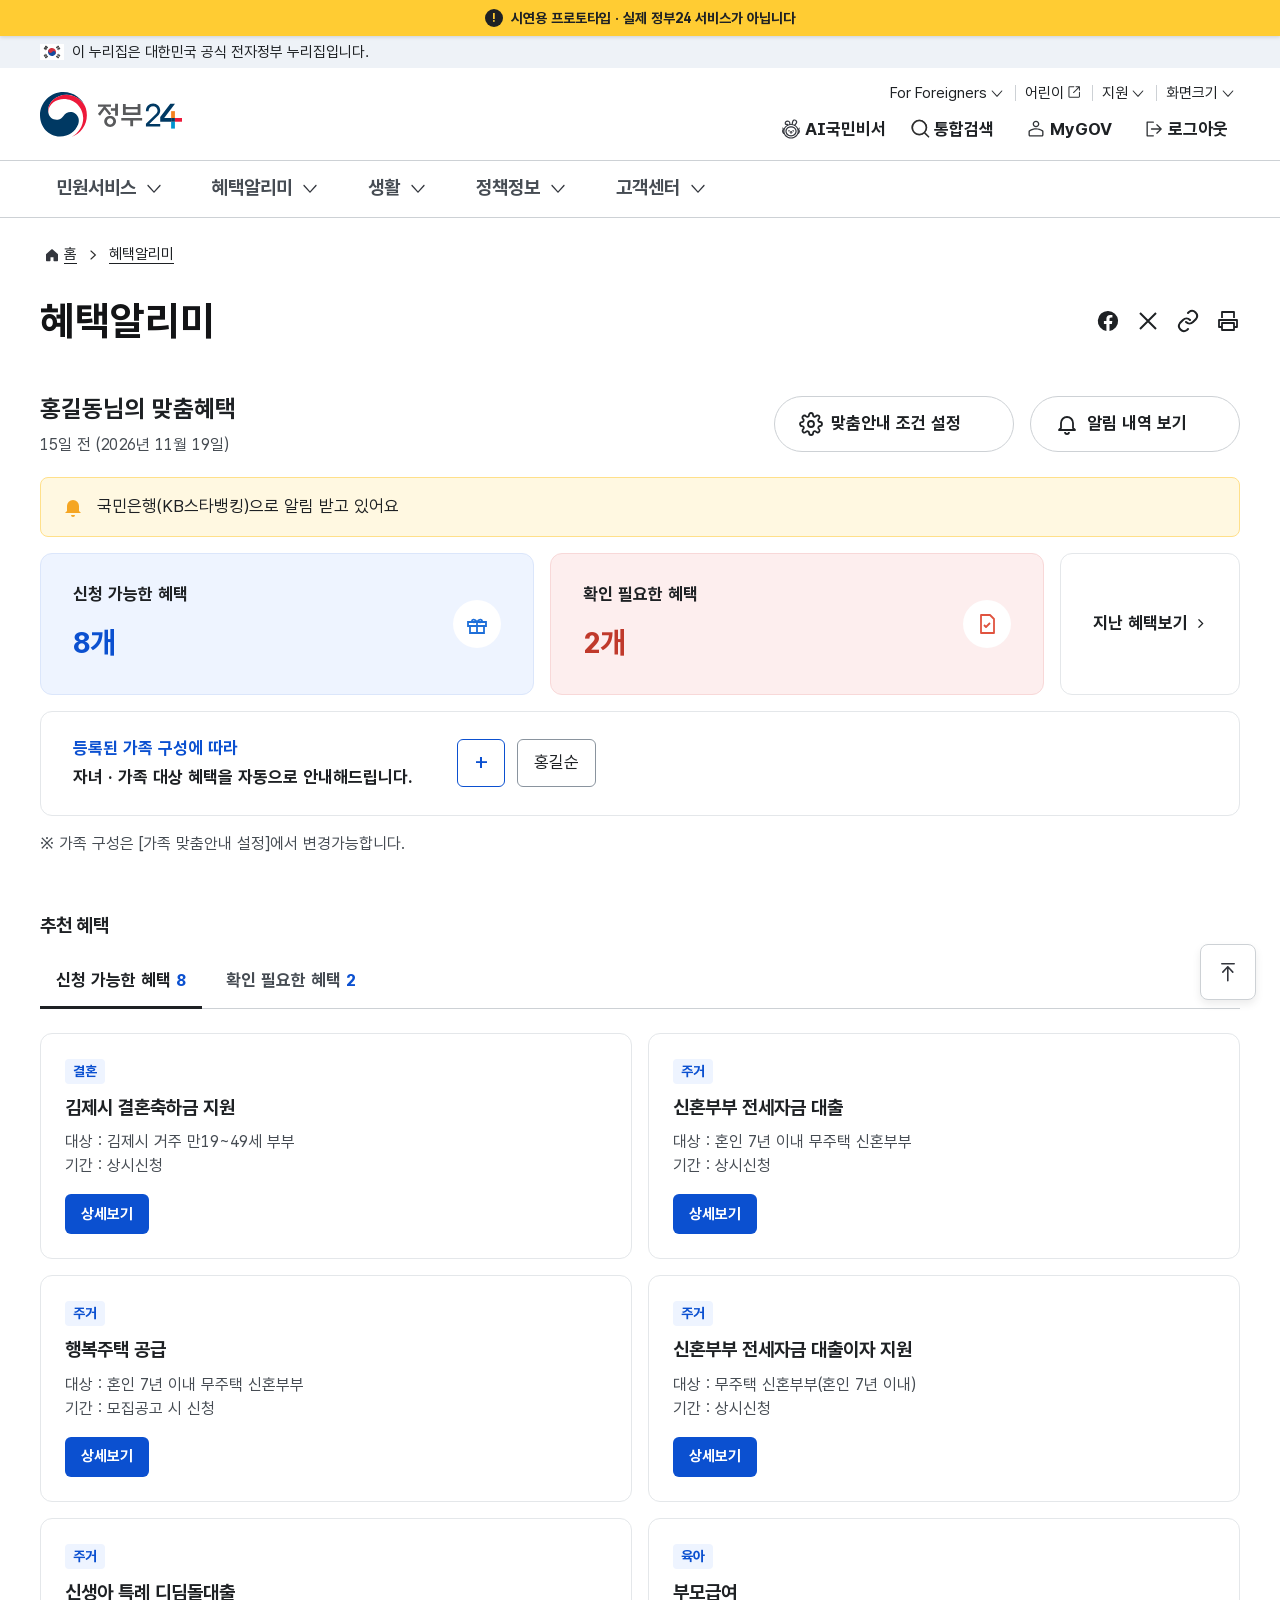
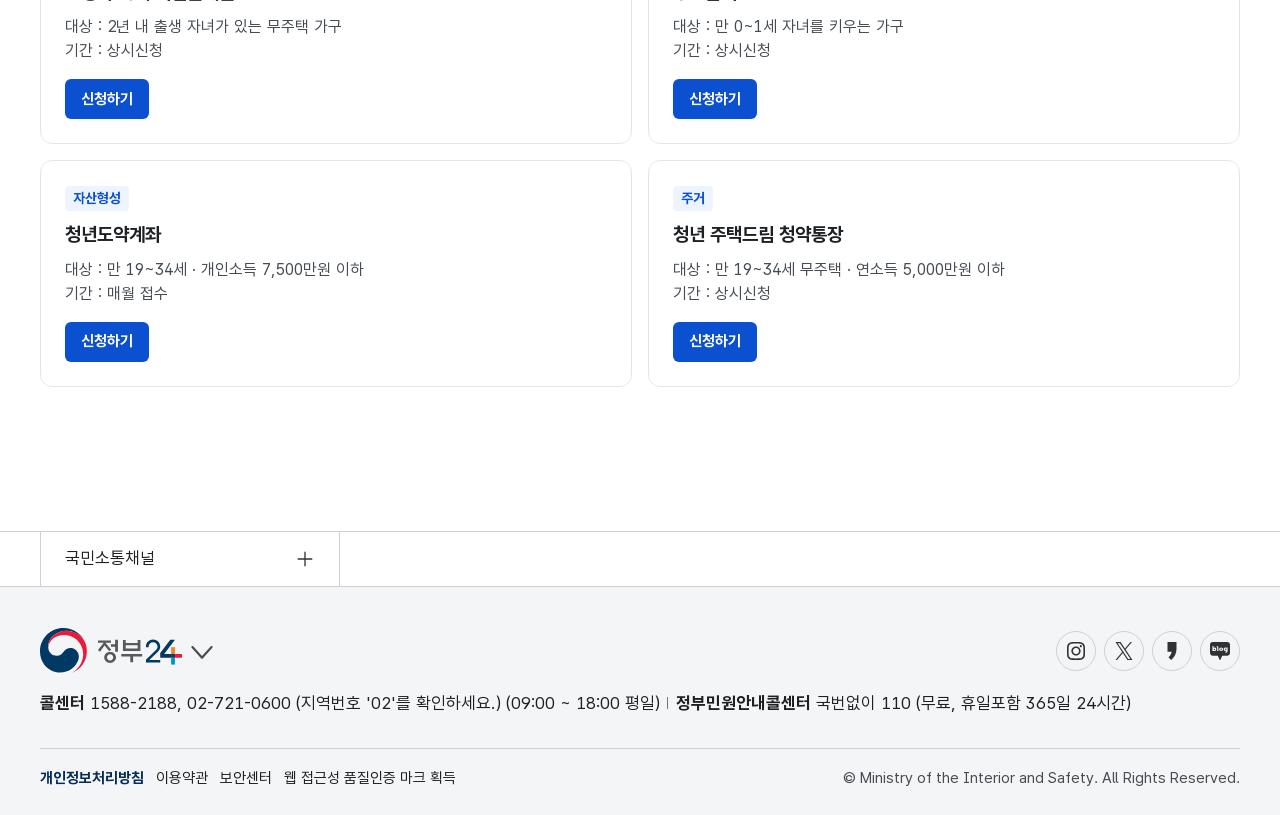
<file: html/contents/UI-PT-BNF01M_3차_혜택알리미.html>
<!doctype html>
<html lang="ko">

<head>
  <meta charset="utf-8">
  <meta http-equiv="X-UA-Compatible" content="IE=edge">
  <meta name="viewport" content="width=device-width, initial-scale=1.0, user-scalable=yes">

  <title>정부24 - 혜택알리미</title>

  <!-- 캐시 타임 관리를 위해 각각 임포트 -->
  <link rel="stylesheet" type="text/css" href="../../static/css/@pub/import.css" media="all">
  <link rel="stylesheet" type="text/css" href="../../static/css/@pub/variable.css" media="all">
  <link rel="stylesheet" type="text/css" href="../../static/css/@pub/layout.css" media="all">
  <link rel="stylesheet" type="text/css" href="../../static/css/@pub/common.css" media="all">
  <link rel="stylesheet" type="text/css" href="../../static/css/@pub/contents.css" media="all">
  <link rel="stylesheet" type="text/css" href="../../static/css/@pub/inf_contents.css" media="all">
  <link rel="stylesheet" type="text/css" href="../../static/css/@pub/main_legacy.css" media="all">
  <link rel="stylesheet" type="text/css" href="../../static/css/@pub/main.css" media="all">
  <link rel="stylesheet" type="text/css" href="../../static/css/@pub/print.css" media="all">
  <link rel="stylesheet" type="text/css" href="../../static/css/@pub/iw-ai.css" media="all">
  <link rel="stylesheet" type="text/css" href="../../static/css/@pub/aih-doc.css" media="all">


  <script src="../../static/js/swiper-bundle.js"></script>
  <script src="../../static/js/ui-script-layout.js" defer></script><!-- 퍼블리싱 js -->
  <script src="../../static/js/aih-doc.js"></script>
  <script src="../../static/js/ui-script.js" defer></script><!-- 퍼블리싱 js -->
<style id="demo-proto-banner">#demoProtoBanner{position:fixed;top:0;left:0;right:0;z-index:2147483000;display:flex;align-items:center;justify-content:center;gap:.8rem;height:3.6rem;padding:0 1.2rem;background:#ffcc33;color:#1e2124;font-size:1.4rem;font-weight:700;line-height:1.2;text-align:center;box-shadow:0 .1rem .4rem rgba(0,0,0,.15);pointer-events:none}#demoProtoBanner::before{content:"!";display:inline-flex;align-items:center;justify-content:center;width:1.8rem;height:1.8rem;border-radius:50%;background:#1e2124;color:#ffcc33;font-size:1.2rem}html body{padding-top:3.6rem!important}.v24-voice{top:3.6rem!important}.aih-mohead{top:3.6rem!important}.demo-remote{z-index:2147483001}@media (max-width:1024px){#demoProtoBanner{font-size:1.2rem;height:3.2rem}html body{padding-top:3.2rem!important}.v24-voice{top:3.2rem!important}.aih-mohead{top:3.2rem!important}}</style></head>

<style>
.aih-bnf{padding:0 0 8rem}
.aih-bnf>.breadcrumb-wrap,.aih-bnf>.tit-page-wrap,.aih-bnf>.bnf-wrap{width:100%;max-width:124.8rem;margin-left:auto;margin-right:auto;padding-left:2.4rem;padding-right:2.4rem;box-sizing:border-box}
.aih-bnf .tit-page-wrap{display:flex;align-items:center;justify-content:space-between}
.bnf-share{display:flex;gap:1.6rem}
.bnf-share .s{width:2.4rem;height:2.4rem;border:0;background:no-repeat center/contain;cursor:pointer}
.bnf-share .fb{background-image:url("data:image/svg+xml,%3Csvg xmlns='http://www.w3.org/2000/svg' viewBox='0 0 24 24' fill='%231e2124'%3E%3Cpath d='M12 2a10 10 0 0 0-1.6 19.9v-7H7.9V12h2.5V9.8c0-2.5 1.5-3.9 3.8-3.9 1.1 0 2.2.2 2.2.2v2.5h-1.3c-1.2 0-1.6.8-1.6 1.6V12h2.8l-.4 2.9h-2.4v7A10 10 0 0 0 12 2z'/%3E%3C/svg%3E")}
.bnf-share .x{background-image:url("data:image/svg+xml,%3Csvg xmlns='http://www.w3.org/2000/svg' viewBox='0 0 24 24' fill='none' stroke='%231e2124' stroke-width='2'%3E%3Cpath d='M4 4l16 16M20 4L4 20'/%3E%3C/svg%3E")}
.bnf-share .url{background-image:url("data:image/svg+xml,%3Csvg xmlns='http://www.w3.org/2000/svg' viewBox='0 0 24 24' fill='none' stroke='%231e2124' stroke-width='2' stroke-linecap='round'%3E%3Cpath d='M10 13a5 5 0 0 0 7 0l3-3a5 5 0 0 0-7-7l-1 1M14 11a5 5 0 0 0-7 0l-3 3a5 5 0 0 0 7 7l1-1'/%3E%3C/svg%3E")}
.bnf-share .print{background-image:url("data:image/svg+xml,%3Csvg xmlns='http://www.w3.org/2000/svg' viewBox='0 0 24 24' fill='none' stroke='%231e2124' stroke-width='1.8' stroke-linejoin='round'%3E%3Cpath d='M6 9V3h12v6M6 18H3v-7h18v7h-3M6 14h12v7H6z'/%3E%3C/svg%3E")}
.bnf-wrap{margin-top:1.6rem}
.bnf-head{display:flex;align-items:center;justify-content:space-between;gap:1.6rem;flex-wrap:wrap}
.bnf-name{margin:0;font-size:2.4rem;font-weight:700;color:#1e2124}
.bnf-date{margin:.6rem 0 0;font-size:1.6rem;color:#464c53}
.bnf-head .r{display:flex;gap:1.6rem}
.bnf-head .btn{height:5.6rem;padding:0 2.4rem;border-radius:3rem;border:.1rem solid #cdd1d5;background:#fff;color:#1e2124;font-size:1.7rem;font-weight:600;display:inline-flex;align-items:center;gap:.8rem}
.bnf-head .btn::before{content:"";width:2.4rem;height:2.4rem;background:no-repeat center/contain}
.bnf-head .bnf-ico-set::before{background-image:url("data:image/svg+xml,%3Csvg xmlns='http://www.w3.org/2000/svg' viewBox='0 0 24 24' fill='none' stroke='%231e2124' stroke-width='1.8'%3E%3Ccircle cx='12' cy='12' r='3'/%3E%3Cpath d='M19.4 15a1.7 1.7 0 0 0 .3 1.8l.1.1a2 2 0 1 1-2.8 2.8l-.1-.1a1.7 1.7 0 0 0-1.8-.3 1.7 1.7 0 0 0-1 1.5V21a2 2 0 1 1-4 0v-.1a1.7 1.7 0 0 0-1.1-1.5 1.7 1.7 0 0 0-1.8.3l-.1.1a2 2 0 1 1-2.8-2.8l.1-.1a1.7 1.7 0 0 0 .3-1.8 1.7 1.7 0 0 0-1.5-1H3a2 2 0 1 1 0-4h.1a1.7 1.7 0 0 0 1.5-1.1 1.7 1.7 0 0 0-.3-1.8l-.1-.1a2 2 0 1 1 2.8-2.8l.1.1a1.7 1.7 0 0 0 1.8.3H9a1.7 1.7 0 0 0 1-1.5V3a2 2 0 1 1 4 0v.1a1.7 1.7 0 0 0 1 1.5 1.7 1.7 0 0 0 1.8-.3l.1-.1a2 2 0 1 1 2.8 2.8l-.1.1a1.7 1.7 0 0 0-.3 1.8V9a1.7 1.7 0 0 0 1.5 1H21a2 2 0 1 1 0 4h-.1a1.7 1.7 0 0 0-1.5 1z'/%3E%3C/svg%3E")}
.bnf-head .bnf-ico-bell::before{background-image:url("data:image/svg+xml,%3Csvg xmlns='http://www.w3.org/2000/svg' viewBox='0 0 24 24' fill='none' stroke='%231e2124' stroke-width='1.8' stroke-linejoin='round'%3E%3Cpath d='M18 16v-5a6 6 0 1 0-12 0v5l-2 2h16zM10 20a2 2 0 0 0 4 0'/%3E%3C/svg%3E")}
.bnf-alarm{display:flex;align-items:center;gap:1.2rem;margin-top:2rem;padding:1.6rem 2rem;border:.1rem solid #ffe08a;border-radius:.8rem;background:#fff8e1;font-size:1.7rem;color:#1e2124}
.bnf-alarm .bell{width:2.4rem;height:2.4rem;background:url("data:image/svg+xml,%3Csvg xmlns='http://www.w3.org/2000/svg' viewBox='0 0 24 24' fill='%23f5a623'%3E%3Cpath d='M18 16v-5a6 6 0 1 0-12 0v5l-2 2h16zM10 20a2 2 0 0 0 4 0z'/%3E%3C/svg%3E") no-repeat center/contain}
.bnf-cnt{display:grid;grid-template-columns:1fr 1fr 18rem;gap:1.6rem;margin-top:1.6rem}
.bnf-cnt .card{position:relative;display:flex;flex-direction:column;justify-content:center;gap:1.2rem;min-height:14.2rem;padding:2.4rem 3.2rem;border-radius:1.2rem;border:.1rem solid transparent;text-decoration:none;color:#1e2124}
.bnf-cnt .card .t{font-size:1.7rem;font-weight:700}
.bnf-cnt .card strong{font-size:3rem;font-weight:800}
.bnf-cnt .blue{background:#eef4ff;border-color:#dbe6fb}.bnf-cnt .blue strong{color:#0b50d0}
.bnf-cnt .red{background:#fdeeee;border-color:#f8d8d8}.bnf-cnt .red strong{color:#c0392b}
.bnf-cnt .ic{position:absolute;right:3.2rem;top:50%;width:4.8rem;height:4.8rem;margin-top:-2.4rem;border-radius:50%;background:#fff no-repeat center/2.4rem}
.bnf-cnt .ic-gift{background-image:url("data:image/svg+xml,%3Csvg xmlns='http://www.w3.org/2000/svg' viewBox='0 0 24 24' fill='none' stroke='%231e6fd9' stroke-width='1.8'%3E%3Cpath d='M3 10h18v4H3zM5 14v7h14v-7M12 10v11M12 10c-2-3-5-3-5-1s3 1 5 1zm0 0c2-3 5-3 5-1s-3 1-5 1z'/%3E%3C/svg%3E")}
.bnf-cnt .ic-doc{background-image:url("data:image/svg+xml,%3Csvg xmlns='http://www.w3.org/2000/svg' viewBox='0 0 24 24' fill='none' stroke='%23e0533f' stroke-width='1.8' stroke-linejoin='round'%3E%3Cpath d='M6 3h9l4 4v14H6zM9 13l2 2 4-4'/%3E%3C/svg%3E")}
.bnf-cnt .more{white-space:nowrap;align-items:center;justify-content:center;flex-direction:row;gap:.6rem;background:#fff;border-color:#e4e7ea;font-size:1.7rem;font-weight:600}
.bnf-cnt .more .arr{width:1.6rem;height:1.6rem;background:url("data:image/svg+xml,%3Csvg xmlns='http://www.w3.org/2000/svg' viewBox='0 0 24 24' fill='none' stroke='%231e2124' stroke-width='2.2' stroke-linecap='round'%3E%3Cpath d='M9 5l7 7-7 7'/%3E%3C/svg%3E") no-repeat center/contain}
.bnf-family{display:flex;align-items:center;gap:1.2rem;margin-top:1.6rem;padding:2.4rem 3.2rem;border:.1rem solid #e4e7ea;border-radius:1.2rem;background:#fff}
.bnf-family .txt{margin-right:3.2rem}
.bnf-family .t1{margin:0;font-size:1.7rem;font-weight:700;color:#0b50d0}
.bnf-family .t2{margin:.4rem 0 0;font-size:1.7rem;font-weight:700;color:#1e2124}
.bnf-family .fam-add{width:4.8rem;height:4.8rem;border:.1rem solid #0b50d0;border-radius:.6rem;background:#fff;color:#0b50d0;font-size:2.4rem;line-height:1}
.bnf-family .fam{display:inline-flex;align-items:center;height:4.8rem;padding:0 1.6rem;border:.1rem solid #8a949e;border-radius:.6rem;background:#fff;font-size:1.7rem}
.bnf-note{margin:1.6rem 0 0;font-size:1.6rem;color:#464c53}
.bnf-sec{margin:5.6rem 0 0;font-size:1.9rem;font-weight:700;color:#1e2124}
.bnf-tabs{display:flex;gap:.8rem;margin-top:1.6rem;border-bottom:.1rem solid #cdd1d5}
.bnf-tabs button{padding:1.2rem 1.6rem;border:0;border-bottom:.3rem solid transparent;background:transparent;font-size:1.7rem;font-weight:600;color:#464c53;margin-bottom:-.1rem}
.bnf-tabs button em{font-style:normal;color:#0b50d0}
.bnf-tabs button.on{color:#1e2124;border-bottom-color:#1e2124}
.bnf-list{display:grid;grid-template-columns:repeat(2,1fr);gap:1.6rem;margin:2.4rem 0 0;padding:0;list-style:none}
.bnf-list li{padding:2.4rem;border:.1rem solid #e4e7ea;border-radius:1.2rem;background:#fff}
.bnf-list .tag{display:inline-block;margin-bottom:1rem;padding:.2rem .8rem;border-radius:.4rem;font-size:1.4rem;font-weight:600;background:#eef4ff;color:#0b50d0}
.bnf-list li.chk .tag{background:#fdeeee;color:#c0392b}
.bnf-list .nm{margin:0;font-size:1.9rem;font-weight:700;color:#1e2124}
.bnf-list .d{margin:.8rem 0 0;font-size:1.6rem;color:#464c53;line-height:1.5}
.bnf-list .go{display:inline-flex;align-items:center;margin-top:1.6rem;height:4rem;padding:0 1.6rem;border-radius:.6rem;background:#0b50d0;color:#fff;font-size:1.5rem;font-weight:600;text-decoration:none}
.bnf-list li.chk .go{background:#fff;border:.1rem solid #0b50d0;color:#0b50d0}
@media (max-width:1024px){.aih-bnf{padding:0 1.6rem 6rem}.bnf-cnt{grid-template-columns:1fr}.bnf-list{grid-template-columns:1fr}.bnf-head .r{width:100%}.bnf-head .btn{flex:1;justify-content:center;padding:0 1.2rem;height:4.8rem;font-size:1.5rem}.bnf-family{flex-wrap:wrap}.bnf-family .txt{margin-right:0;width:100%}}
</style>
</head>
<body><div id="demoProtoBanner" role="note">시연용 프로토타입 · 실제 정부24 서비스가 아닙니다</div>
  <div id="iw_wrap">
    <div class="skip-nav"><a href="#iw_container">본문 바로가기</a></div>
    <div id="iw_gov_top" class="main sch-main">
        <div class="inner-wrap">
            <p class="txt">이 누리집은 대한민국 공식 전자정부 누리집입니다.</p>
        </div>
    </div>

    <!-- 메인은 클래스 .main, sch-main 추가 -->
    <header id="iw_header" class="main sch-main">
        <div class="header-in">
            <div class="header-body">
                <div class="header-top">
                    <!-- 2025-10-30 : 2차 변경사항: 모바일(1024px 이하) 미로그인: 로고이미지, 로그인 시 로고 숨기고 사용자 정보 노출 -->
                    <h1 class="logo"><a href=""><span class="sr-only">정부24</span></a></h1>

                    <!-- 2025-02-10 유틸 순서 변경-->
                    <div class="header-util">
                        <div class="top">
                            <div class="div">
                                <button type="button" class="btn-txt sm ico-arr-bottom toggle">For Foreigners<span class="sr-only">목록<em>펼치기</em></span></button>

                                <div class="toggle-layer foreign-language">
                                    <ul>
                                        <li><a href="https://www.gov.kr/portal/foreigner/ko" class="btn-txt sm ico-new-window" target="_blank" title="새 창 열림">한국어</a></li>
                                        <li><a href="https://www.gov.kr/portal/foreigner/en" class="btn-txt sm ico-new-window" target="_blank" title="새 창 열림">ENG</a></li>
                                        <li><a href="https://www.gov.kr/portal/foreigner/zh" class="btn-txt sm ico-new-window" target="_blank" title="새 창 열림">中文</a></li>
                                        <li><a href="" class="btn-txt sm ico-new-window" target="_blank" title="새 창 열림">Guide</a></li>
                                    </ul>
                                </div>
                            </div>

                            <div class="div">
                                <a href="https://kids.gov.kr/main.ds" class="btn-txt sm ico-new-window" target="_blank" title="새 창 열림">어린이</a>
                            </div>

                            <div class="div">
                                <button type="button" class="btn-txt sm ico-arr-bottom toggle">지원<span class="sr-only">목록 <em>펼치기</em></span></button>

                                <div class="toggle-layer support-list">
                                    <ul>
                                        <li><a href="" class="btn-txt">인증등록/관리</a></li>
                                        <li><a href="" class="btn-txt">복합인증관리</a></li>
                                        <li><a href="" class="btn-txt">보안 센터</a></li>
                                        <li><a href="" class="btn-txt">누리집안내도</a></li>
                                    </ul>
                                </div>
                            </div>

                            <div class="div">
                                <button type="button" class="btn-txt sm ico-arr-bottom toggle">화면크기<span class="sr-only">제어 목록 <em>펼치기</em></span></button>

                                <div class="toggle-layer screen-size">
                                    <ul>
                                        <li><button type="button" class="btn-size sm">작게</button></li>
                                        <li class="active"><button type="button" class="btn-size md"
                                                title="선택된 상태">보통</button></li>
                                        <li><button type="button" class="btn-size lg">조금 크게</button></li>
                                        <li><button type="button" class="btn-size xlg">크게</button></li>
                                        <li><button type="button" class="btn-size xxlg">가장 크게</button></li>
                                        <li><button type="button" class="btn-size reset">초기화</button></li>
                                    </ul>
                                </div>
                            </div>
                        </div>

                        <div class="bottom">
                            <!-- 로그인 전, 후 공통 -->
                            <div class="header-search">
                                <!-- 2025-10-27 : 정부24 AI 버튼 추가 -->
                                <button type="button" class="btn-txt ico-before ico-sammy-ai">AI국민비서</button>
                                <button type="button" class="btn-txt ico-before ico-search open-total-search" aria-controls="layer_totalSearch">통합검색</button>

                                <!-- 통합검색 레이어는 header 끝 부분에 있음. -->
                            </div>
                            <!--// 로그인 전, 후 공통 -->

                            <!-- 로그인 전 -->
                            <!--
                                보일때
                                <div class="log-before on">
                                
                                안 보일때
                                <div class="log-before">
                                -->
                            <div class="log-before">
                                <a href="" class="btn-txt ico-before ico-login">로그인</a>
                                <a href="" class="btn-txt ico-before ico-join">회원가입</a>
                            </div>
                            <!--// 로그인 전 -->

                            <!-- 로그인 후 -->
                            <!--
                                보일때
                                <div class="log-after on">
                                
                                안 보일때
                                <div class="log-after">
                                -->
                            <div class="log-after on">
                                <div class="header-mygov">
                                    <button type="button"
                                        class="btn-txt ico-before ico-mygov open-header-mygov">MyGOV</button>

                                    <div class="layer-header-mygov">
                                        <div class="my-gov-info">
                                            <p class="name"><em>홍길동</em>님</p>
                                        </div>

                                        <div class="list-my-gov">
                                            <ul>
                                                <li><a href="">MyGOV 홈</a></li>
                                                <li><a href="">나의 신청내역</a></li>
                                                <li><a href="">나의 생활정보</a></li>
                                                <li><a href="">나의 정보관리</a></li>
                                            </ul>
                                        </div>

                                        <button type="button" class="btn-txt ico-before ico-logout">로그아웃</button>
                                    </div>
                                </div>

                                <!-- 2025-02-18 : 로그아웃 버튼 추가 : 중복이지만 들어갑니다. -->
                                <button type="button" class="btn-txt ico-before ico-logout">로그아웃</button>
                            </div>
                            <!--// 로그인 후 -->

                            <!-- 2025-02-18 : 비회원 로그인 추가 -->
                            <!-- 비회원 로그인 후 -->
                            <!--
                                보일때
                                <div class="non-member on">
                                
                                안 보일때
                                <div class="non-member">
                                -->
                            <div class="non-member">
                                <div class="header-mygov">
                                    <button type="button" class="btn-txt ico-before ico-mygov open-header-mygov">비회원
                                        메뉴</button>

                                    <div class="layer-header-mygov">
                                        <div class="my-gov-info">
                                            <p class="name"><em>홍길동홍길동홍길동홍길동홍길동(비회원)</em>님</p>
                                        </div>

                                        <div class="list-my-gov">
                                            <ul>
                                                <li><a href="">MyGOV 홈</a></li>
                                                <li><a href="">나의 신청내역</a></li>
                                                <li><a href="">나의 생활정보</a></li>
                                                <li><a href="">나의 정보관리</a></li>
                                            </ul>
                                        </div>

                                        <button type="button" class="btn-txt ico-before ico-logout">로그아웃</button>
                                    </div>
                                </div>

                                <!-- 2025-02-18 : 로그아웃 버튼 추가 : 중복이지만 들어갑니다. -->
                                <button type="button" class="btn-txt ico-before ico-logout">로그아웃</button>
                            </div>

                            <!-- 모바일만 나옴. 메인페이지에는 여기 위치 함. 서브 페이지는 tit-page-wrap 안에 있음 -->
                            <!--
                                2025-02-18 로그인 링크 추가
                                -->
                            <div class="mo-menu">
                                <a href="" class="btn-txt ico-before ico-sammy-ai">AI국민비서</a>
                                <!--로그인 전에만 나옵니다.-->
                                <a href="" class="btn-txt ico-before ico-login">로그인</a>
                                <!--//로그인 전에만 나옵니다.-->
                                <!-- 2025-10-30 : 로그인 후에만 나옵니다.-->
                                <button type="button" class="btn-txt ico-before ico-search open-total-search" aria-controls="layer_totalSearch">
                                    <span>통합검색</span>
                                </button>
                                <!--// 2025-10-30 : 로그인 후에만 나옵니다.-->

                                <button type="button" class="btn-open-allmenu">
                                    <span>전체메뉴</span>
                                </button>
                            </div>
                        </div>
                    </div>
                </div>

                <div class="header-bottom">
                    <nav id="iw_gnb">
                        <ul class="depth-1">
                            <!--
                                기본 일때
                                <li>
                                
                                현재 페이지 활성화 일때
                                <li class="active">
                                -->
                            <li>
                                <button type="button" class="btn-depth-1">민원서비스</button>

                                <div class="depth-2-wrap">
                                    <div class="box">
                                        <p class="tit">민원서비스</p>

                                        <ul class="depth-2">
                                            <!--
                                                기본 일때
                                                <li>
                                                
                                                현재 페이지 활성화 일때
                                                <li class="active">
                                                -->
                                            <li>
                                                <a href="" class="btn-depth-2">민원서비스안내</a>
                                                <p class="depth-desc">신청 &middot; 조회 &middot; 발급기능 서비스이용 및 정보를 확인할 수
                                                    있어요</p>
                                            </li>
                                            <li>
                                                <a href="" class="btn-depth-2">주제별 보기</a>
                                                <p class="depth-desc">서비스를 주제별로 분류하여 쉽게 찾을 수 있어요</p>
                                            </li>
                                            <li>
                                                <a href="" class="btn-depth-2">사실/진위확인</a>
                                                <p class="depth-desc">서비스 이용 사실관계 확인 및 발급한 증명서의 진위를 확인할 수 있어요</p>
                                            </li>
                                            <li>
                                                <a href="" class="btn-depth-2">원스톱서비스</a>
                                                <p class="depth-desc">서비스를 통합하여 한 번에 신청하거나 유사 서비스를 확인할 수 있어요</p>
                                            </li>
                                            <li>
                                                <a href="" class="btn-depth-2">돌봄시설 등 위치찾기</a>
                                                <p class="depth-desc">영&middot;유아/초등 돌봄 및 청소년 지원센터 등 시설의 위치를 찾을 수
                                                    있어요</p>
                                            </li>
                                        </ul>
                                    </div>
                                </div>
                            </li>
                            <li>
                                <button type="button" class="btn-depth-1">혜택알리미</button>

                                <div class="depth-2-wrap">
                                    <div class="box">
                                        <p class="tit">혜택알리미</p>
                                        <a href="" class="depth-2-link">
                                            혜택알리미 홈
                                            <i class="iconset ico-arr-right"></i>
                                        </a>
                                        <ul class="depth-2">
                                            <li>
                                                <a href="" class="btn-depth-2">나의 혜택</a>
                                                <p class="depth-desc">내가 받을 수 있는 혜택을 한 눈에 확인하세요</p>
                                            </li>
                                            <li>
                                                <a href="" class="btn-depth-2">관심</a>
                                                <p class="depth-desc">내 상황과 연관된 혜택을 확인해 보세요.</p>
                                            </li>
                                            <li>
                                                <a href="" class="btn-depth-2">발견</a>
                                                <p class="depth-desc">아직 몰랐던 숨은 혜택을 찾아드려요.</p>
                                            </li>
                                            <li>
                                                <a href="" class="btn-depth-2">간편찾기</a>
                                                <p class="depth-desc">선택한 상황 조건으로 빠르게 원하는 해택을 찾아요.</p>
                                            </li>
                                            <li>
                                                <a href="" class="btn-depth-2">전체 혜택</a>
                                                <p class="depth-desc">분야별로 제공되는 모든 혜택을 한곳에서 확인해요.</p>
                                            </li>
                                            <li>
                                                <a href="" class="btn-depth-2">설정</a>
                                                <p class="depth-desc">가족등록, 맞춤안내 조건 등 서비스 이용 환경을 관리해요.</p>
                                            </li>
                                        </ul>
                                    </div>
                                </div>
                            </li>
                            <li>
                                <button type="button" class="btn-depth-1">생활</button>

                                <div class="depth-2-wrap">
                                    <div class="box">
                                        <p class="tit">생활</p>

                                        <ul class="depth-2">
                                            <li>
                                                <a href="" class="btn-depth-2">생활가이드</a>
                                                <p class="depth-desc">정부의 민원과 혜택을 필요한 상황에 이용해 보세요.</p>
                                            </li>
                                            <li>
                                                <a href="" class="btn-depth-2">생활안전</a>
                                                <p class="depth-desc">정부의 주요 안전 소식을 알아볼 수 있어요.</p>
                                            </li>
                                        </ul>
                                    </div>
                                </div>
                            </li>
                            <li>
                                <button type="button" class="btn-depth-1">정책정보</button>

                                <div class="depth-2-wrap">
                                    <div class="box">
                                        <p class="tit">정책정보</p>

                                        <ul class="depth-2">
                                            <li>
                                                <a href="" class="btn-depth-2">분야별 정책정보</a>
                                                <p class="depth-desc">국가 주요 정책뉴스, 연구보고서, 등의 원문정보 및 동영상 자료를 확인할 수 있어요
                                                </p>
                                            </li>
                                            <li>
                                                <a href="" class="btn-depth-2">정부/지자체 조직도</a>
                                                <p class="depth-desc">정부 조직 구조 및 각 조직의 역할, 제공 서비스 등을 확인할 수 있어요</p>
                                            </li>
                                            <li>
                                                <a href="" class="btn-depth-2">정부/지자체누리집</a>
                                                <p class="depth-desc">정부와 지자체에서 운영하고 있는 누리집, 모바일 웹/앱정보를 확인할 수 있어요
                                                </p>
                                            </li>
                                            <li>
                                                <a href="" class="btn-depth-2">지자체 소식</a>
                                                <p class="depth-desc">전국 시/도, 시/군/구에서 운영하는 누리집 소식을 확인할 수 있어요</p>
                                            </li>
                                            <li>
                                                <a href="" class="btn-depth-2">공모전</a>
                                                <p class="depth-desc">정부24 및 중앙부처, 지자체, 공공기관 등에서 진행하는 공모전을 확인할 수 있어요
                                                </p>
                                            </li>
                                            <li>
                                                <a href="" class="btn-depth-2">공공자원공유</a>
                                                <p class="depth-desc">공공기관이 제공하는 회의실, 체육관, 주차장 등을 검색·예약할 수 있어요</p>
                                            </li>
                                            <li>
                                                <a href="" class="btn-depth-2">국고보조금 부정수급 신고</a>
                                                <p class="depth-desc">정부 각종 보조금&middot;지원금 등을 부정한 방법으로 지급하거나 사용하는
                                                    경우에 대해 신고할 수 있어요</p>
                                            </li>
                                        </ul>
                                    </div>
                                </div>
                            </li>
                            <li>
                                <button type="button" class="btn-depth-1">고객센터</button>

                                <div class="depth-2-wrap">
                                    <div class="box">
                                        <p class="tit">고객센터</p>

                                        <ul class="depth-2">
                                            <li>
                                                <a href="" class="btn-depth-2">공지사항</a>
                                                <p class="depth-desc">새소식, 운영점검 등 서비스 이용에 필요한 정보를 확인할 수 있어요</p>
                                            </li>
                                            <li>
                                                <a href="" class="btn-depth-2">이용안내</a>
                                                <p class="depth-desc">정부24 서비스의 이용방법을 확인할 수 있어요</p>
                                            </li>
                                            <li>
                                                <a href="" class="btn-depth-2">자주 묻는 질문</a>
                                                <p class="depth-desc">가장 많이 받는 질문을 FAQ형식으로 확인할 수 있어요</p>
                                            </li>
                                            <li>
                                                <a href="" class="btn-depth-2">자료실</a>
                                                <p class="depth-desc">서비스 이용, 민원사무 처리 관련 자료를 확인할 수 있어요</p>
                                            </li>
                                            <li>
                                                <a href="" class="btn-depth-2">상담예약</a>
                                                <p class="depth-desc">정부24 이용 중 기술지원에 대한 상담을 받을 수 있어요</p>
                                            </li>
                                            <li>
                                                <a href="" class="btn-depth-2">개선의견</a>
                                                <p class="depth-desc">서비스를 이용하면서 느낀 불편사항을 말씀해주세요</p>
                                            </li>
                                            <li>
                                                <a href="" class="btn-depth-2">인증센터</a>
                                                <p class="depth-desc">인증서를 등록·관리할 수 있어요</p>
                                            </li>
                                            <li>
                                                <a href="" class="btn-depth-2">보안센터</a>
                                                <p class="depth-desc">보안 및 발급 프로그램 설치, 약관 등을 확인할 수 있어요</p>
                                            </li>
                                        </ul>
                                    </div>
                                </div>
                            </li>
                        </ul>
                    </nav>
                </div>
            </div>
        </div>

        <div id="layer_totalSearch" class="total-search-layer" role="dialog" aria-modal="true">
            <div class="total-search-layer-wrap" tabindex="0">
                <div class="cell">
                    <div class="box-total"><!-- 서식 css 와 충돌 나서 class 명 변경 -->
                        <div class="search-area">
                            <label for="totalSearchInput" class="label">
                                <span>모든 정부 서비스, </span>
                                <span>이제 한 곳에서 찾아보세요</span>
                            </label>

                            <span class="input-fn">
                                <input type="search" placeholder="검색어를 입력해 주세요." id="totalSearchInput" class="input"
                                    autocomplete="off">

                                <!--
                                    to 개발:
                                    삭제 버튼 없을 경우 태그 자체를 빼주세요
                                -->
                                <button type="button" class="btn-clear"><span class="sr-only">삭제</span></button>
                                <button type="button" class="btn-total-search"><span class="sr-only">검색</span></button>
                            </span>

                            <!--
                                to 개발

                                자동완성 안 보일 때
                                <div class="auto-complete-area">

                                자동완성 보일 때
                                <div class="auto-complete-area on">
                                -->
                            <div class="auto-complete-area on">
                                <div class="col auto-area">
                                    <div class="auto-off" style="display:none;">
                                        자동완성 기능이 꺼져 있습니다.<br>
                                        보다 빠른 검색을 위해 자동완성 기능을 켜주세요.
                                    </div>

                                    <ul class="list-auto">
                                        <li><a href="" class="btn-auto"><em class="keyword">주민</em></a></li>
                                        <li><a href="" class="btn-auto"><em class="keyword">주민</em>등록증</a></li>
                                        <li><a href="" class="btn-auto"><em class="keyword">주민</em>등록등본</a></li>
                                        <li><a href="" class="btn-auto"><em class="keyword">주민</em>등록초본</a></li>
                                        <li><a href="" class="btn-auto"><em class="keyword">주민</em>등록증 모바일 확인
                                                서비스</a></li>
                                        <li><a href="" class="btn-auto"><em class="keyword">주민</em></a></li>
                                        <li><a href="" class="btn-auto">글자가 길 경우 글자가 길 경우 글자가 길 경우 글자가 길 경우 글자가 길 경우
                                                글자가 길 경우 글자가 길 경우 글자가
                                                길 경우 글자가 길 경우 글자가 길 경우 글자가 길 경우 <em class="keyword">주민</em>등록증</a>
                                        </li>
                                        <li><a href="" class="btn-auto"><em class="keyword">주민</em>등록등본</a></li>
                                        <li><a href="" class="btn-auto"><em class="keyword">주민</em>등록초본</a></li>
                                        <li><a href="" class="btn-auto"><em class="keyword">주민</em>등록증 모바일 확인
                                                서비스</a></li>
                                    </ul>

                                    <!-- 2025-02-14 : 자동완성 체크 기능 추가 -->
                                    <div class="auto-control">
                                        <div class="form-switch">
                                            <input type="checkbox" id="chk_auto_complete_pc" checked>
                                            <label for="chk_auto_complete_pc">자동 완성</label>
                                        </div>
                                    </div>
                                    <!--// 2025-02-14 : 자동완성 체크 기능 추가 -->
                                </div>

                                <div class="col service-area">
                                    <p class="tit">관련 서비스</p>

                                    <ul class="list-service">
                                        <li><a href="" class="btn-txt ico-arr-right">주민등록표 등본 발급</a></li>
                                        <li><a href="" class="btn-txt ico-arr-right">주민등록표 초본 발급</a></li>
                                        <li><a href="" class="btn-txt ico-arr-right">주민등록표 등본(영문) 발급</a></li>
                                    </ul>
                                </div>
                            </div>
                        </div>

                        <div class="word-area">
                            <div class="col favorite">
                                <p class="tit">자주 찾는 검색어</p>

                                <ol class="list">
                                    <li>
                                        <a href="">
                                            <span class="rank">1</span>
                                            <span class="word">자주 찾느 검색어 1</span>
                                        </a>
                                    </li>
                                    <li>
                                        <a href="">
                                            <span class="rank">2</span>
                                            <span class="word">자주 찾느 검색어 1</span>
                                        </a>
                                    </li>
                                    <li>
                                        <a href="">
                                            <span class="rank">3</span>
                                            <span class="word">자주 찾느 검색어 1</span>
                                        </a>
                                    </li>
                                    <li>
                                        <a href="">
                                            <span class="rank">4</span>
                                            <span class="word">자주 찾느 검색어 1</span>
                                        </a>
                                    </li>
                                    <li>
                                        <a href="">
                                            <span class="rank">5</span>
                                            <span class="word">자주 찾느 검색어 1</span>
                                        </a>
                                    </li>
                                    <li>
                                        <a href="">
                                            <span class="rank">6</span>
                                            <span class="word">자주 찾느 검색어 1</span>
                                        </a>
                                    </li>
                                    <li>
                                        <a href="">
                                            <span class="rank">7</span>
                                            <span class="word">자주 찾느 검색어 1</span>
                                        </a>
                                    </li>
                                    <li>
                                        <a href="">
                                            <span class="rank">8</span>
                                            <span class="word">자주 찾느 검색어 1</span>
                                        </a>
                                    </li>
                                    <li>
                                        <a href="">
                                            <span class="rank">9</span>
                                            <span class="word">자주 찾느 검색어 1</span>
                                        </a>
                                    </li>
                                    <li>
                                        <a href="">
                                            <span class="rank">10</span>
                                            <span class="word">자주 찾느 검색어 1</span>
                                        </a>
                                    </li>
                                </ol>
                            </div>

                            <div class="col lately">
                                <p class="tit">최근 검색어</p>

                                <!-- 2024-12-26 : 추가 : 최근 검색어 없는 경우 -->
                                <!--
                                    to 개발
                                    검색어 없는 경우 보이기
                                    <div class="no-lately">

                                    검색어 없는 경우 안보이기
                                    <div class="no-lately" style="display:none;">
                                -->
                                <div class="no-lately">
                                    최근 검색어가 없습니다.
                                </div>

                                <!-- 최근 검색어 있는 경우 -->
                                <ul class="list">
                                    <li>
                                        <a href="">토지(임야)대장</a>
                                        <button type="button" class="btn-del-word"><span
                                                class="sr-only">삭제</span></button>
                                    </li>
                                    <li>
                                        <a href="">최근 검색어</a>
                                        <button type="button" class="btn-del-word"><span
                                                class="sr-only">삭제</span></button>
                                    </li>
                                </ul>

                                <button type="button" class="all-del btn-del-word">최근 검색어 전체 삭제</button>
                                <!--// 최근 검색어 있는 경우 -->
                            </div>
                        </div>

                        <button type="button" class="btn-close-total-search"><span class="sr-only">통합검색
                                닫기</span></button>
                    </div>
                </div>
            </div>
        </div>
    </header>

    <div id="iw_container" class="benefit-g2 aih-bnf">
      <div class="breadcrumb-wrap"><nav class="breadcrumb"><ol><li class="home"><a href="./UI-PT-AAA01M_3차_시연.html" class="txt" onclick="this.href=DemoSession.url(this.getAttribute('href'))">홈</a></li><li><a href="#" class="txt" onclick="return false">혜택알리미</a></li></ol></nav></div>
      <div class="tit-page-wrap"><h2 class="tit-page">혜택알리미</h2>
        <div class="bnf-share" aria-label="공유"><button type="button" class="s fb"><span class="sr-only">페이스북 공유</span></button><button type="button" class="s x"><span class="sr-only">X 공유</span></button><button type="button" class="s url"><span class="sr-only">URL 복사</span></button><button type="button" class="s print" onclick="window.print()"><span class="sr-only">인쇄</span></button></div>
      </div>
      <div class="bnf-wrap">
        <div class="bnf-head">
          <div class="l"><h3 class="bnf-name">홍길동님의 맞춤혜택</h3><p class="bnf-date" id="bnfDate"></p></div>
          <div class="r"><button type="button" class="btn secondary bnf-ico-set">맞춤안내 조건 설정</button><button type="button" class="btn secondary bnf-ico-bell">알림 내역 보기</button></div>
        </div>
        <div class="bnf-alarm"><span class="bell" aria-hidden="true"></span>국민은행(KB스타뱅킹)으로 알림 받고 있어요</div>
        <div class="bnf-cnt">
          <a href="#bnfList" class="card blue"><span class="t">신청 가능한 혜택</span><strong>8개</strong><i class="ic ic-gift" aria-hidden="true"></i></a>
          <a href="#bnfList" class="card red"><span class="t">확인 필요한 혜택</span><strong>2개</strong><i class="ic ic-doc" aria-hidden="true"></i></a>
          <a href="#" class="card more" onclick="return false">지난 혜택보기<i class="arr" aria-hidden="true"></i></a>
        </div>
        <div class="bnf-family"><div class="txt"><p class="t1">등록된 가족 구성에 따라</p><p class="t2">자녀 · 가족 대상 혜택을 자동으로 안내해드립니다.</p></div><button type="button" class="fam-add" aria-label="가족 추가">+</button><span class="fam">홍길순</span></div>
        <p class="bnf-note">※ 가족 구성은 [가족 맞춤안내 설정]에서 변경가능합니다.</p>

        <h3 class="bnf-sec" id="bnfList">추천 혜택</h3>
        <div class="bnf-tabs" role="tablist"><button type="button" role="tab" aria-selected="true" class="on">신청 가능한 혜택 <em>8</em></button><button type="button" role="tab" aria-selected="false">확인 필요한 혜택 <em>2</em></button></div>
        <ul class="bnf-list" id="bnfItems"></ul>
      </div>
    </div>

    <a href="#iw_header" class="iw-btn-top show"><span class="sr-only">위로 이동</span><span>Top</span></a>
    <footer id="iw_footer">
      <div class="footer-related">
        <div class="inner-wrap">
          <ul class="footer-related-list">
            <li>
              <button type="button" class="btn-related btn-open-related"
                aria-controls="layer_ralated_channel">국민소통채널</button>

              <div class="related-layer footer-channel" id="layer_ralated_channel" role="dialog" aria-modal="true">
                <div class="related-wrap" tabindex="0">
                  <div class="related-dialog">
                    <div class="related-header">
                      <h2 class="related-title">국민소통채널</h2>
                    </div>

                    <div class="related-body">
                      <ul class="footer-channel-list">
                        <li><a href="https://www.innovation.go.kr" target="_blank" title="새 창 열림"><img
                              src="../../static/images/layout/img-channel-01.png" alt="정부혁신 지식정보 포털 혁신24"></a></li>
                        <li><a href="https://efamily.scourt.go.kr/index.jsp" target="_blank" title="새 창 열림"><img
                              src="../../static/images/layout/img-channel-02.png" alt="대한민국 법원-전자가족관계등록시스템"></a></li>
                        <li><a href="https://www.safekorea.go.kr" target="_blank" title="새 창 열림"><img
                              src="../../static/images/layout/img-channel-03.png" alt="국민재난안전포털"></a></li>
                        <li><a href="https://docu.gdoc.go.kr/index.do" target="_blank" title="새 창 열림"><img
                              src="../../static/images/layout/img-channel-04.png" alt="문서24"></a></li>
                        <li><a href="https://sotong.go.kr/front/main/index.do" target="_blank" title="새 창 열림"><img
                              src="../../static/images/layout/img-channel-05.png" alt="소통24"></a></li>
                        <li><a href="https://www.easylaw.go.kr/CSP/Main.laf" target="_blank" title="새 창 열림"><img
                              src="../../static/images/layout/img-channel-06.png" alt="찾기쉬운 생활법령정보"></a></li>
                        <li><a href="http://www.safe182.go.kr" target="_blank" title="새 창 열림"><img
                              src="../../static/images/layout/img-channel-07.png" alt="안전 Dream 아동·여성·장애인 경찰지원센터"></a>
                        </li>
                        <li><a href="https://www.open.go.kr/" target="_blank" title="새 창 열림"><img
                              src="../../static/images/layout/img-channel-08.png" alt="open.go.kr 정보공개"></a></li>
                        <li><a href="http://www.mpm.go.kr/proactivePublicService/" target="_blank" title="새 창 열림"><img
                              src="../../static/images/layout/img-channel-09.png" alt="적극행정"></a></li>
                        <li><a href="https://www.epeople.go.kr/" target="_blank" title="새 창 열림"><img
                              src="../../static/images/layout/img-channel-10.png" alt="국민신문고"></a></li>
                        <li><a href="https://www.safetyreport.go.kr/" target="_blank" title="새 창 열림"><img
                              src="../../static/images/layout/img-channel-11.png" alt="안전신문고"></a></li>
                        <li><a href="http://kosis.kr/" target="_blank" title="새 창 열림"><img
                              src="../../static/images/layout/img-channel-12.png" alt="KOSIS"></a></li>
                        <li><a href="javascript:fn_proLogin()" title="새 창 열림"><img
                              src="../../static/images/layout/img-channel-13.png" alt="공공개방자원 다 가치나눔터 공유누리"></a></li>
                        <li><a href="https://www.consumer.go.kr/" target="_blank" title="새 창 열림"><img
                              src="../../static/images/layout/img-channel-14.png" alt="소비자24 24시간 열린 소비자포털"></a></li>
                        <li><a href="https://www.korea.kr/" target="_blank" title="새 창 열림"><img
                              src="../../static/images/layout/img-channel-15.png" alt="대한민국 정책브리핑"></a></li>
                        <li><a href="https://www.bokjiro.go.kr/" target="_blank" title="새 창 열림"><img
                              src="../../static/images/layout/img-channel-16.png" alt="복지ro"></a></li>
                        <li><a href="https://www.129.go.kr/" target="_blank" title="새 창 열림"><img
                              src="../../static/images/layout/img-channel-17.png" alt="위험할 땐 119 힘겨울 땐 129"></a></li>
                        <li><a href="https://www.workplus.go.kr/index.do" target="_blank" title="새 창 열림"><img
                              src="../../static/images/layout/img-channel-18.png" alt="고용복지센터"></a></li>
                        <!-- <li><a href="https://www.ips.go.kr" target="_blank" title="새 창 열림"><img src="../../static/images/layout/img-channel-19.png" alt="국민비서"></a></li> -->
                        <li><a href="https://www.nps.or.kr/main.do" target="_blank" title="새 창 열림"><img
                              src="../../static/images/layout/img-channel-20.png" alt="NPS국민연금 가입지원, 신고센터"></a></li>
                      </ul>
                    </div>

                    <button type="button" class="btn-close-related"><span class="sr-only">닫기</span></button>
                  </div>
                </div>
              </div>
            </li>
          </ul>
        </div>
      </div>

      <div class="info-footer">

        <!--2025-02-10 div 추가 -->
        <div class="info-toggle">
          <p class="logo"><span class="sr-only">정부24</span></p>

          <!--
        2025-03-24 : 글자 수정. 열기 => 닫기
        2025-04-01 : 글자 수정. 닫기 => 열기
      -->
          <button type="button" class="btn-footer-toggle"><span class="sr-only">정부24 안내<em
                class="txt">열기</em></span></button>
          <!-- 2025-11-20 : sns-link 위치 운영과 동일한 위치로 이동 -->
          <div class="sns-link">
            <ul class="list">
              <!-- <li><a href="https://www.youtube.com/" target="_blank" title="정부24 유튜브 (새 창 열림)" class="ico-youtube"><span class="sr-only">유튜브</span></a></li> -->
              <!-- <li><a href="https://www.facebook.com/" target="_blank" title="정부24 페이스북(새 창 열림)" class="ico-facebook"><span class="sr-only">페이스북</span></a></li> -->
              <li><a href="https://www.instagram.com/" target="_blank" title="범정부통합포털 인스타그램(새 창 열림)"
                  class="ico-instagram"><span class="sr-only">인스타그램</span></a></li>
              <li><a href="https://twitter.com/" target="_blank" title="정부24 X(구 트위터)(새 창 열림)" class="ico-twitter"><span
                    class="sr-only">X</span></a></li>
              <li><a href="https://story.kakao.com/ch/governmentkorea" target="_blank" title="정부24 카카오스토리(새 창 열림)"
                  class="ico-kakao-story"><span class="sr-only">카카오스토리</span></a></li>
              <li><a href="https://blog.naver.com/" target="_blank" title="정부24 블로그(새 창 열림)" class="ico-blog"><span
                    class="sr-only">블로그</span></a></li>
            </ul>
          </div>
        </div>

        <!-- 2025-04-01 : 전화번호 영역 추가 -->
        <div class="info-tel">
          <ul class="list">
            <li><b>콜센터</b> 1588-2188, <span>02-721-0600 (지역번호 '02'를 확인하세요.)</span> <span>(09:00 ~ 18:00 평일)</span></li>
            <li><b>정부민원안내콜센터</b> 국번없이 110 (무료, 휴일포함 365일 24시간)</li>
          </ul>
        </div>
        <!--// 2025-04-01 : 전화번호 영역 추가 -->

        <div class="info">
          <address class="address">
            <div class="add">
              <p>본관 : 30112 세종특별자치시 도움6로 42(어진동)</p>
              <p>별관 : 30116 세종특별자치시 가름로 143(어진동)</p>
            </div>

            <div class="tel">
              <ul class="list">
                <li><b>콜센터</b> 1588-2188, <span>02-721-0600 (지역번호 '02'를 확인하세요.)</span> <span>(09:00 ~ 18:00 평일)</span>
                </li>
                <li><b>정부민원안내콜센터</b> 국번없이 110 (무료, 휴일포함 365일 24시간)</li>
                <li>
                  <b>내선번호</b>

                  <ul class="extension">
                    <li>1번 주민등록표 등본(초본), 건축물대장, 토지대장</li>
                    <li>2번 민원신청 및 발급문의</li>
                    <li>3번 보조금24 조회, 신청문의</li>
                    <li>4번 회원가입 및 로그인 문의</li>
                  </ul>
                </li>
              </ul>
            </div>
          </address>

          <div class="link-area">
            <div class="link">
              <ul class="list">
                <li><a href="https://www.mois.go.kr/frt/sub/a07/map/screen.do" target="_blank" title="새 창 열림"
                    class="btn-txt ico-new-window">찾아오시는 길</a></li>
                <li><a href="" class="btn-txt ico-arr-right">상담예약</a></li>
                <li><a href="" class="btn-txt ico-arr-right">누리집 의견 수렴</a></li>
                <li><a href="" class="btn-txt ico-arr-right">공공서비스 활용(Open API)</a></li>
              </ul>
            </div>
          </div>
        </div>

        <div class="footer-bottom">
          <nav class="fnb">
            <!--
          2025-02-10
          
          1. li 순서 변경
          2. 저작권정책 => 보안센터
        -->
            <ul class="list">
              <li class="privacy"><a href=""><strong>개인정보처리방침</strong></a></li>
              <li><a href="">이용약관</a></li>
              <li><a href="">보안센터</a></li>
              <li><a href="https://www.wa.or.kr/board/list.asp?BoardID=0006" target="_blank" title="새 창 열림">웹 접근성 품질인증
                  마크 획득</a></li>
            </ul>
          </nav>

          <!-- 2025-02-10 : 글자 변경-->
          <p class="copy">&copy; Ministry of the Interior and Safety. All Rights Reserved.</p>
        </div>
      </div>
    </footer>
  </div>

<script>
  /* 시연용 로그인 세션 : 메인 · AI국민비서 화면 간 로그인 상태 유지(sessionStorage, 저장이 막힌 환경은 URL ls=1로 전달). 기본은 로그인된 상태(홍길동) */
  (function () {
    'use strict';
    var KEY = 'gov24AiDemoLoggedIn';
    var mem = !/[?&]ls=0(&|#|$)/.test(location.search);   // 시연 기본값: 로그인된 상태(홍길동). ?ls=0 이면 로그인 전
    function get() { try { var v = sessionStorage.getItem(KEY); if (v !== null) return v === '1'; } catch (e) {} return mem; }
    function set(v) { mem = !!v; try { sessionStorage.setItem(KEY, v ? '1' : '0'); } catch (e) {} document.dispatchEvent(new CustomEvent('demo-login', { detail: !!v })); }
    var urlLs = /[?&]ls=([01])(&|#|$)/.exec(location.search);
    if (urlLs) { try { sessionStorage.setItem(KEY, urlLs[1]); } catch (e) {}
      try { history.replaceState(null, '', location.href.replace(/([?&])ls=[01](&?)/, function (m, a, b) { return b ? a : ''; }).replace(/\?$/, '')); } catch (e) {} }
    window.DemoSession = { get: get, set: set, url: function (u) { return u + (u.indexOf('?') > -1 ? '&' : '?') + 'ls=' + (get() ? '1' : '0'); } };
  })();
  (function () {
    var $ = function (s, c) { return (c || document).querySelector(s); }, $$ = function (s, c) { return Array.prototype.slice.call((c || document).querySelectorAll(s)); };
	function headerLogin(on) {
		$$('#iw_header .log-before').forEach(function (e) { e.classList.toggle('on', !on); });
		$$('#iw_header .log-after').forEach(function (e) { e.classList.toggle('on', !!on); });
		$$('#iw_header .non-member').forEach(function (e) { e.classList.remove('on'); });
	}

    headerLogin(DemoSession.get());
    window.addEventListener('pageshow', function () { headerLogin(DemoSession.get()); });
    document.addEventListener('click', function (e) {
      var t = e.target.closest && e.target.closest('#iw_header .ico-login, #iw_header .ico-logout');
      if (!t) return; e.preventDefault(); e.stopImmediatePropagation(); DemoSession.set(!t.classList.contains('ico-logout')); headerLogin(DemoSession.get());
    }, true);
    $$('#iw_header .logo a').forEach(function (a) { a.setAttribute('href', './UI-PT-AAA01M_3차_시연.html'); a.addEventListener('click', function (e) { e.preventDefault(); location.href = DemoSession.url(window.innerWidth <= 1024 ? './UI-PT-AAA01M-AD_3차_시연.html' : './UI-PT-AAA01M_3차_시연.html'); }); });
    $$('#iw_header .ico-sammy-ai').forEach(function (a) { a.addEventListener('click', function (e) { e.preventDefault(); location.href = DemoSession.url('./UI-AI-AAA01M_3차_AI국민비서_통합.html'); }); });
    var d = new Date(); d.setDate(d.getDate() - 15); $('#bnfDate').textContent = '15일 전 (' + d.getFullYear() + '년 ' + ('0' + (d.getMonth() + 1)).slice(-2) + '월 ' + ('0' + d.getDate()).slice(-2) + '일)';
    var APPLY = [['김제시 결혼축하금 지원', '김제시 거주 만19~49세 부부', '상시신청', '결혼', 'kimje'], ['신혼부부 전세자금 대출', '혼인 7년 이내 무주택 신혼부부', '상시신청', '주거', 'jeonse'], ['행복주택 공급', '혼인 7년 이내 무주택 신혼부부', '모집공고 시 신청', '주거', 'happy'], ['신혼부부 전세자금 대출이자 지원', '무주택 신혼부부(혼인 7년 이내)', '상시신청', '주거', 'interest'], ['신생아 특례 디딤돌대출', '2년 내 출생 자녀가 있는 무주택 가구', '상시신청', '주거', ''], ['부모급여', '만 0~1세 자녀를 키우는 가구', '상시신청', '육아', ''], ['청년도약계좌', '만 19~34세 · 개인소득 7,500만원 이하', '매월 접수', '자산형성', ''], ['청년 주택드림 청약통장', '만 19~34세 무주택 · 연소득 5,000만원 이하', '상시신청', '주거', '']];
    var CHECK = [['근로장려금 (하반기 신청)', '소득·재산 요건 확인이 필요해요', '~ 12.01.', '세금'], ['국가건강검진 (일반·암검진)', '검진 대상 여부 확인이 필요해요', '~ 12.31.', '건강']];
    function render(list, chk) { $('#bnfItems').innerHTML = list.map(function (b) { return '<li' + (chk ? ' class="chk"' : '') + '><span class="tag">' + b[3] + '</span><p class="nm">' + b[0] + '</p><p class="d">대상 : ' + b[1] + '<br>기간 : ' + b[2] + '</p>' + (b[4] ? '<a href="./UI-PT-BNF02M_3차_혜택상세.html?id=' + b[4] + '" class="go" onclick="this.href=DemoSession.url(this.getAttribute(\'href\'))">상세보기</a>' : '<a href="https://www.gov.kr/portal/rcvfvrSvc/main" target="_blank" class="go" title="' + b[0] + ' (새 창 열림)">' + (chk ? '자격 확인하기' : '신청하기') + '</a>') + '</li>'; }).join(''); }
    render(APPLY, false);
    $$('.bnf-tabs button').forEach(function (b, i) { b.addEventListener('click', function () { $$('.bnf-tabs button').forEach(function (x) { x.classList.remove('on'); x.setAttribute('aria-selected', 'false'); }); b.classList.add('on'); b.setAttribute('aria-selected', 'true'); render(i ? CHECK : APPLY, !!i); }); });
    $$('.bnf-cnt .card').forEach(function (c, i) { if (i > 1) return; c.addEventListener('click', function () { $$('.bnf-tabs button')[i].click(); }); });
  })();
</script>
</body>
</html>
</file>
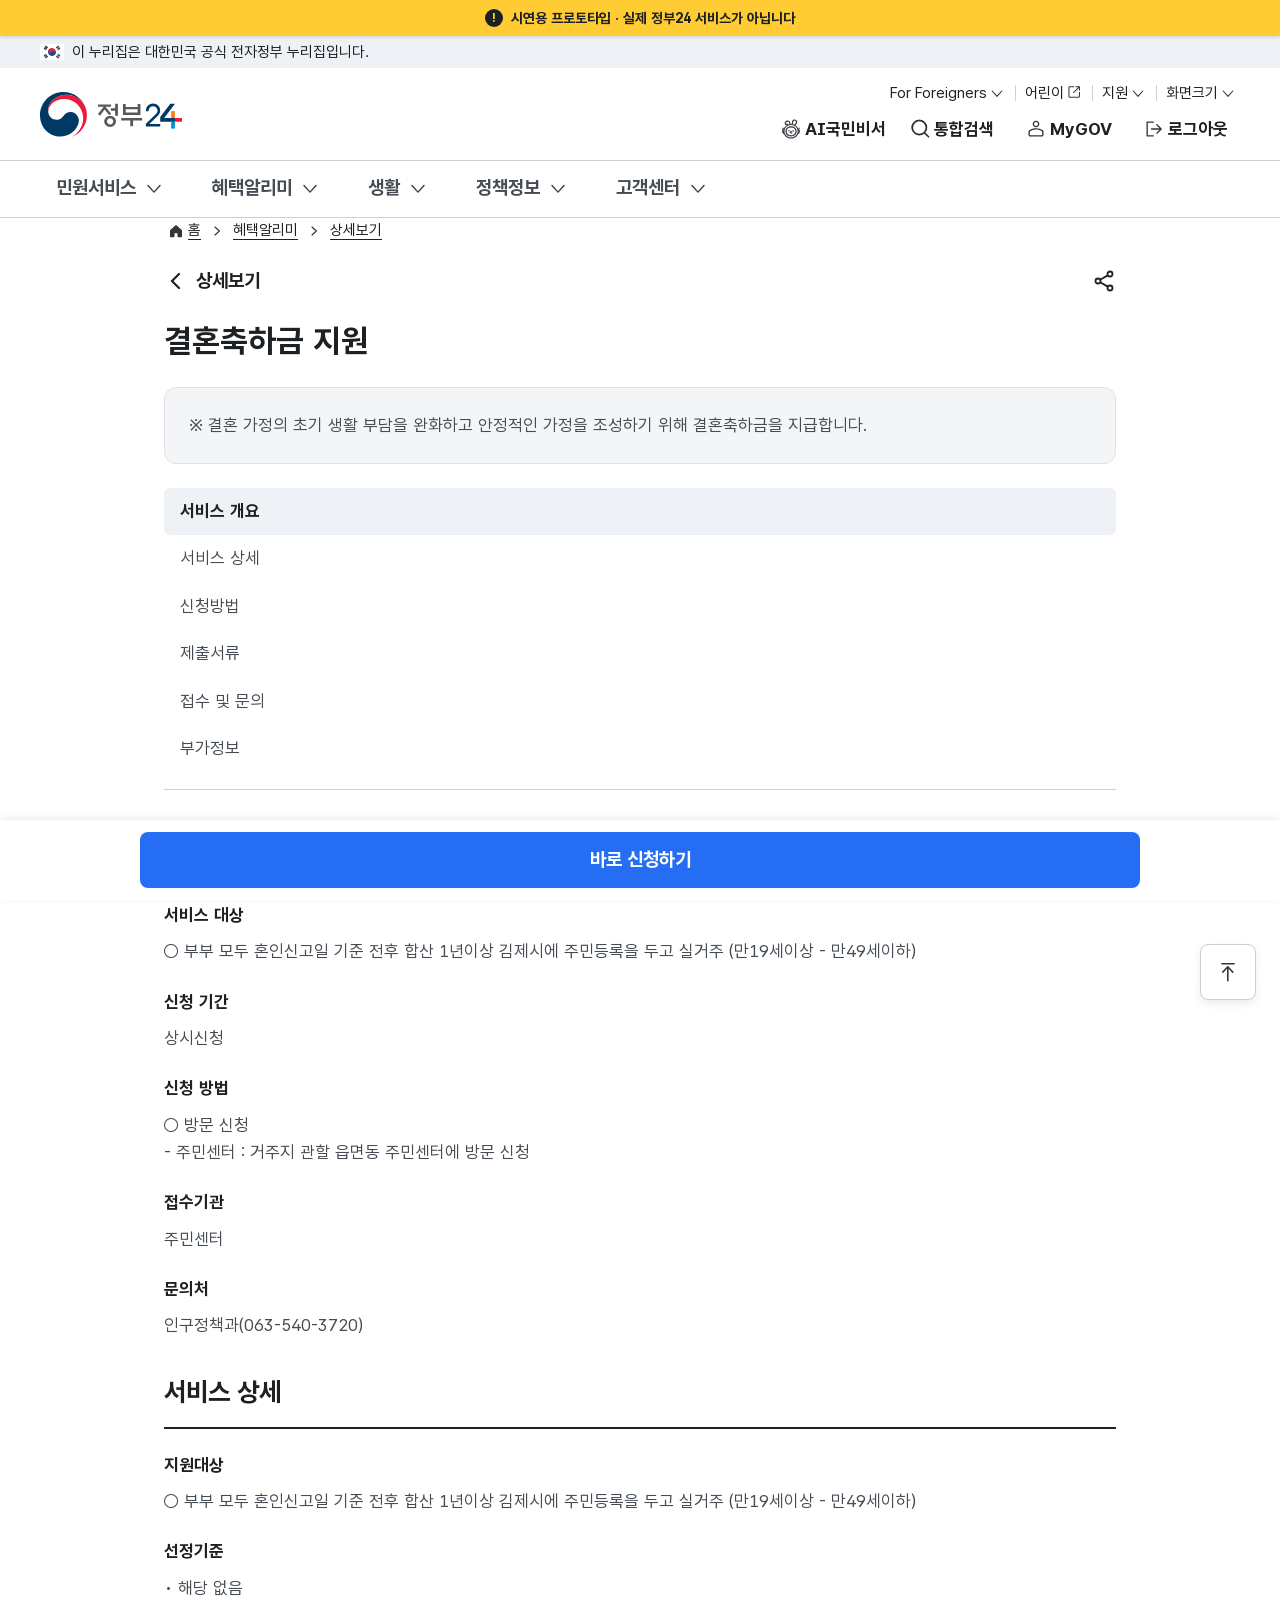
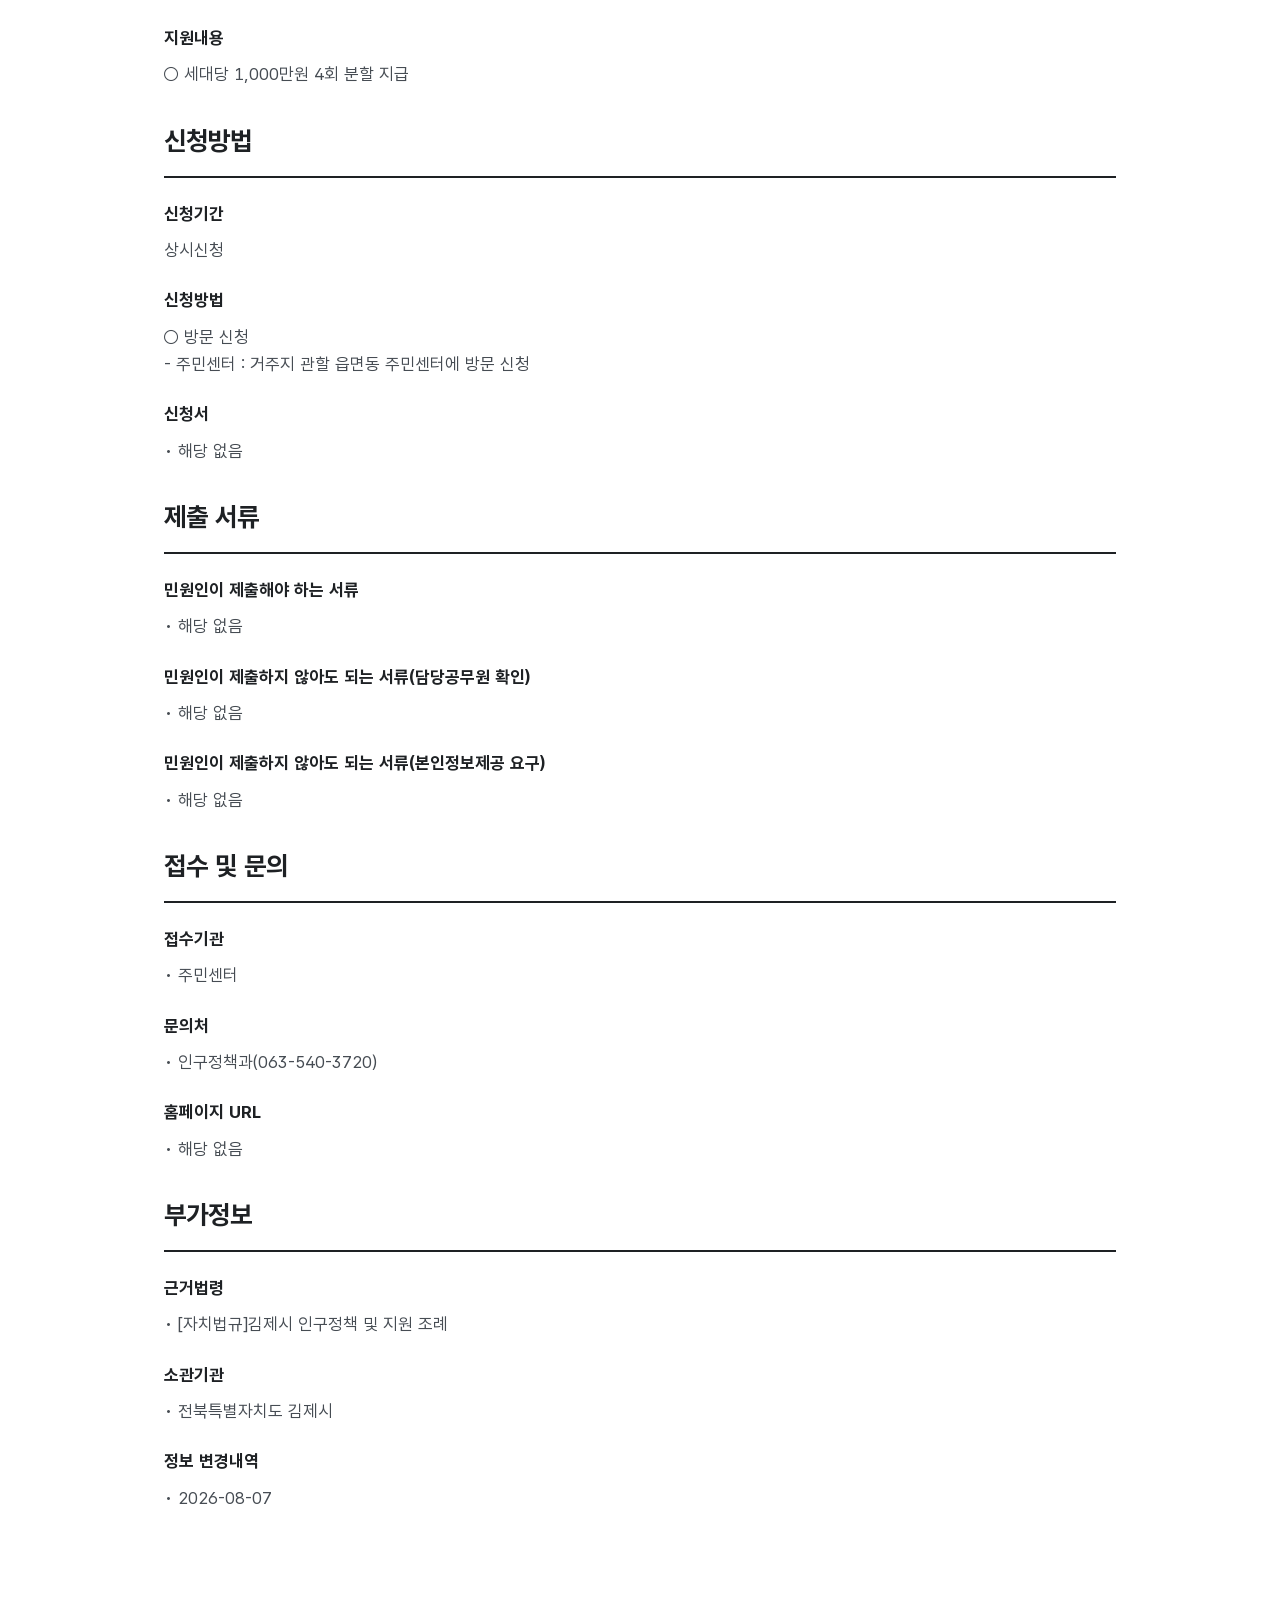
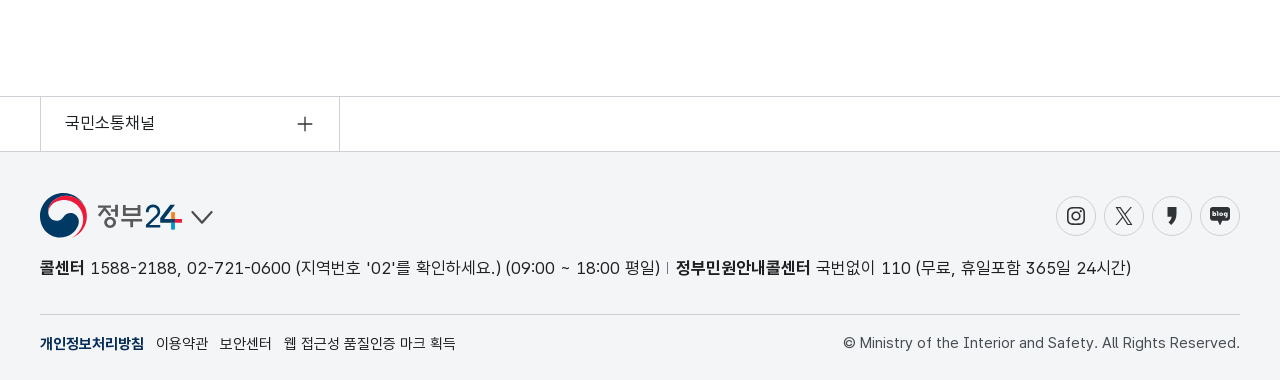
<file: html/contents/UI-PT-BNF02M_3차_혜택상세.html>
<!doctype html>
<html lang="ko">

<head>
  <meta charset="utf-8">
  <meta http-equiv="X-UA-Compatible" content="IE=edge">
  <meta name="viewport" content="width=device-width, initial-scale=1.0, user-scalable=yes">

  <title>정부24 - 혜택알리미</title>

  <!-- 캐시 타임 관리를 위해 각각 임포트 -->
  <link rel="stylesheet" type="text/css" href="../../static/css/@pub/import.css" media="all">
  <link rel="stylesheet" type="text/css" href="../../static/css/@pub/variable.css" media="all">
  <link rel="stylesheet" type="text/css" href="../../static/css/@pub/layout.css" media="all">
  <link rel="stylesheet" type="text/css" href="../../static/css/@pub/common.css" media="all">
  <link rel="stylesheet" type="text/css" href="../../static/css/@pub/contents.css" media="all">
  <link rel="stylesheet" type="text/css" href="../../static/css/@pub/inf_contents.css" media="all">
  <link rel="stylesheet" type="text/css" href="../../static/css/@pub/main_legacy.css" media="all">
  <link rel="stylesheet" type="text/css" href="../../static/css/@pub/main.css" media="all">
  <link rel="stylesheet" type="text/css" href="../../static/css/@pub/print.css" media="all">
  <link rel="stylesheet" type="text/css" href="../../static/css/@pub/iw-ai.css" media="all">
  <link rel="stylesheet" type="text/css" href="../../static/css/@pub/aih-doc.css" media="all">


  <script src="../../static/js/swiper-bundle.js"></script>
  <script src="../../static/js/ui-script-layout.js" defer></script><!-- 퍼블리싱 js -->
  <script src="../../static/js/aih-doc.js"></script>
  <script src="../../static/js/ui-script.js" defer></script><!-- 퍼블리싱 js -->
<style id="demo-proto-banner">#demoProtoBanner{position:fixed;top:0;left:0;right:0;z-index:2147483000;display:flex;align-items:center;justify-content:center;gap:.8rem;height:3.6rem;padding:0 1.2rem;background:#ffcc33;color:#1e2124;font-size:1.4rem;font-weight:700;line-height:1.2;text-align:center;box-shadow:0 .1rem .4rem rgba(0,0,0,.15);pointer-events:none}#demoProtoBanner::before{content:"!";display:inline-flex;align-items:center;justify-content:center;width:1.8rem;height:1.8rem;border-radius:50%;background:#1e2124;color:#ffcc33;font-size:1.2rem}html body{padding-top:3.6rem!important}.v24-voice{top:3.6rem!important}.aih-mohead{top:3.6rem!important}.demo-remote{z-index:2147483001}@media (max-width:1024px){#demoProtoBanner{font-size:1.2rem;height:3.2rem}html body{padding-top:3.2rem!important}.v24-voice{top:3.2rem!important}.aih-mohead{top:3.2rem!important}}</style></head>

<style>
.aih-dtl{padding:0 0 12rem}
.aih-dtl>.breadcrumb-wrap,.aih-dtl>.dtl-wrap{width:100%;max-width:100rem;margin:0 auto;padding:0 2.4rem;box-sizing:border-box}
.dtl-top{display:flex;align-items:center;justify-content:space-between;margin-top:2.4rem}
.dtl-back{display:inline-flex;align-items:center;gap:.8rem;border:0;background:none;font-size:1.9rem;font-weight:700;color:#1e2124;cursor:pointer;padding:0}
.dtl-back::before{content:"";width:2.4rem;height:2.4rem;background:url("data:image/svg+xml,%3Csvg xmlns='http://www.w3.org/2000/svg' viewBox='0 0 24 24' fill='none' stroke='%231e2124' stroke-width='2.2' stroke-linecap='round'%3E%3Cpath d='M15 5l-7 7 7 7'/%3E%3C/svg%3E") no-repeat center/contain}
.dtl-share{width:2.4rem;height:2.4rem;border:0;cursor:pointer;background:url("data:image/svg+xml,%3Csvg xmlns='http://www.w3.org/2000/svg' viewBox='0 0 24 24' fill='none' stroke='%231e2124' stroke-width='1.8'%3E%3Ccircle cx='18' cy='5' r='2.5'/%3E%3Ccircle cx='6' cy='12' r='2.5'/%3E%3Ccircle cx='18' cy='19' r='2.5'/%3E%3Cpath d='M8.2 10.8l7.6-4.4M8.2 13.2l7.6 4.4'/%3E%3C/svg%3E") no-repeat center/contain}
.dtl-title{margin:2.4rem 0 0;font-size:3.2rem;font-weight:700;color:#1e2124;line-height:1.35}
.dtl-sum{margin:2.4rem 0 0;padding:2.4rem;border:.1rem solid #dfe3e8;border-radius:1.2rem;background:#f4f5f6;font-size:1.7rem;line-height:1.6;color:#464c53}
.dtl-nav{margin:2.4rem 0 0;padding:0 0 1.6rem;list-style:none;border-bottom:.1rem solid #cdd1d5}
.dtl-nav a{display:block;padding:1.1rem 1.6rem;border-radius:.6rem;font-size:1.7rem;color:#464c53;text-decoration:none}
.dtl-nav a.on{background:#eef1f5;color:#1e2124;font-weight:700}
.dtl-sec{padding-top:3.2rem}
.dtl-sec>h3{margin:0 0 .8rem;padding-bottom:1.6rem;border-bottom:.2rem solid #1e2124;font-size:2.6rem;font-weight:700;color:#1e2124}
.dtl-sec dl{margin:0}
.dtl-sec dt{margin-top:2.4rem;font-size:1.7rem;font-weight:700;color:#1e2124}
.dtl-sec dd{margin:1rem 0 0;font-size:1.7rem;line-height:1.6;color:#464c53;white-space:pre-line}
.dtl-sec dd.dot{padding-left:1.4rem;position:relative}.dtl-sec dd.dot::before{content:"•";position:absolute;left:0}
.dtl-apply{position:fixed;left:0;right:0;bottom:0;z-index:50;padding:1.2rem 2.4rem calc(1.2rem + env(safe-area-inset-bottom));background:#fff;box-shadow:0 -.2rem .8rem rgba(0,0,0,.08)}
.dtl-apply a{display:flex;align-items:center;justify-content:center;max-width:100rem;margin:0 auto;height:5.6rem;border-radius:.8rem;background:#256ef4;color:#fff;font-size:1.9rem;font-weight:700;text-decoration:none}
@media (max-width:1024px){.aih-dtl>.breadcrumb-wrap{display:none}.aih-dtl>.dtl-wrap{padding:0 2rem}.dtl-title{font-size:2.6rem}.dtl-sec>h3{font-size:2.2rem}.dtl-sum,.dtl-sec dd,.dtl-nav a,.dtl-sec dt{font-size:1.6rem}.dtl-apply{padding:1.2rem 2rem}}
</style>
</head>
<body><div id="demoProtoBanner" role="note">시연용 프로토타입 · 실제 정부24 서비스가 아닙니다</div>
  <div id="iw_wrap">
    <div class="skip-nav"><a href="#iw_container">본문 바로가기</a></div>
    <div id="iw_gov_top" class="main sch-main">
        <div class="inner-wrap">
            <p class="txt">이 누리집은 대한민국 공식 전자정부 누리집입니다.</p>
        </div>
    </div>

    <!-- 메인은 클래스 .main, sch-main 추가 -->
    <header id="iw_header" class="main sch-main">
        <div class="header-in">
            <div class="header-body">
                <div class="header-top">
                    <!-- 2025-10-30 : 2차 변경사항: 모바일(1024px 이하) 미로그인: 로고이미지, 로그인 시 로고 숨기고 사용자 정보 노출 -->
                    <h1 class="logo"><a href=""><span class="sr-only">정부24</span></a></h1>

                    <!-- 2025-02-10 유틸 순서 변경-->
                    <div class="header-util">
                        <div class="top">
                            <div class="div">
                                <button type="button" class="btn-txt sm ico-arr-bottom toggle">For Foreigners<span class="sr-only">목록<em>펼치기</em></span></button>

                                <div class="toggle-layer foreign-language">
                                    <ul>
                                        <li><a href="https://www.gov.kr/portal/foreigner/ko" class="btn-txt sm ico-new-window" target="_blank" title="새 창 열림">한국어</a></li>
                                        <li><a href="https://www.gov.kr/portal/foreigner/en" class="btn-txt sm ico-new-window" target="_blank" title="새 창 열림">ENG</a></li>
                                        <li><a href="https://www.gov.kr/portal/foreigner/zh" class="btn-txt sm ico-new-window" target="_blank" title="새 창 열림">中文</a></li>
                                        <li><a href="" class="btn-txt sm ico-new-window" target="_blank" title="새 창 열림">Guide</a></li>
                                    </ul>
                                </div>
                            </div>

                            <div class="div">
                                <a href="https://kids.gov.kr/main.ds" class="btn-txt sm ico-new-window" target="_blank" title="새 창 열림">어린이</a>
                            </div>

                            <div class="div">
                                <button type="button" class="btn-txt sm ico-arr-bottom toggle">지원<span class="sr-only">목록 <em>펼치기</em></span></button>

                                <div class="toggle-layer support-list">
                                    <ul>
                                        <li><a href="" class="btn-txt">인증등록/관리</a></li>
                                        <li><a href="" class="btn-txt">복합인증관리</a></li>
                                        <li><a href="" class="btn-txt">보안 센터</a></li>
                                        <li><a href="" class="btn-txt">누리집안내도</a></li>
                                    </ul>
                                </div>
                            </div>

                            <div class="div">
                                <button type="button" class="btn-txt sm ico-arr-bottom toggle">화면크기<span class="sr-only">제어 목록 <em>펼치기</em></span></button>

                                <div class="toggle-layer screen-size">
                                    <ul>
                                        <li><button type="button" class="btn-size sm">작게</button></li>
                                        <li class="active"><button type="button" class="btn-size md"
                                                title="선택된 상태">보통</button></li>
                                        <li><button type="button" class="btn-size lg">조금 크게</button></li>
                                        <li><button type="button" class="btn-size xlg">크게</button></li>
                                        <li><button type="button" class="btn-size xxlg">가장 크게</button></li>
                                        <li><button type="button" class="btn-size reset">초기화</button></li>
                                    </ul>
                                </div>
                            </div>
                        </div>

                        <div class="bottom">
                            <!-- 로그인 전, 후 공통 -->
                            <div class="header-search">
                                <!-- 2025-10-27 : 정부24 AI 버튼 추가 -->
                                <button type="button" class="btn-txt ico-before ico-sammy-ai">AI국민비서</button>
                                <button type="button" class="btn-txt ico-before ico-search open-total-search" aria-controls="layer_totalSearch">통합검색</button>

                                <!-- 통합검색 레이어는 header 끝 부분에 있음. -->
                            </div>
                            <!--// 로그인 전, 후 공통 -->

                            <!-- 로그인 전 -->
                            <!--
                                보일때
                                <div class="log-before on">
                                
                                안 보일때
                                <div class="log-before">
                                -->
                            <div class="log-before">
                                <a href="" class="btn-txt ico-before ico-login">로그인</a>
                                <a href="" class="btn-txt ico-before ico-join">회원가입</a>
                            </div>
                            <!--// 로그인 전 -->

                            <!-- 로그인 후 -->
                            <!--
                                보일때
                                <div class="log-after on">
                                
                                안 보일때
                                <div class="log-after">
                                -->
                            <div class="log-after on">
                                <div class="header-mygov">
                                    <button type="button"
                                        class="btn-txt ico-before ico-mygov open-header-mygov">MyGOV</button>

                                    <div class="layer-header-mygov">
                                        <div class="my-gov-info">
                                            <p class="name"><em>홍길동</em>님</p>
                                        </div>

                                        <div class="list-my-gov">
                                            <ul>
                                                <li><a href="">MyGOV 홈</a></li>
                                                <li><a href="">나의 신청내역</a></li>
                                                <li><a href="">나의 생활정보</a></li>
                                                <li><a href="">나의 정보관리</a></li>
                                            </ul>
                                        </div>

                                        <button type="button" class="btn-txt ico-before ico-logout">로그아웃</button>
                                    </div>
                                </div>

                                <!-- 2025-02-18 : 로그아웃 버튼 추가 : 중복이지만 들어갑니다. -->
                                <button type="button" class="btn-txt ico-before ico-logout">로그아웃</button>
                            </div>
                            <!--// 로그인 후 -->

                            <!-- 2025-02-18 : 비회원 로그인 추가 -->
                            <!-- 비회원 로그인 후 -->
                            <!--
                                보일때
                                <div class="non-member on">
                                
                                안 보일때
                                <div class="non-member">
                                -->
                            <div class="non-member">
                                <div class="header-mygov">
                                    <button type="button" class="btn-txt ico-before ico-mygov open-header-mygov">비회원
                                        메뉴</button>

                                    <div class="layer-header-mygov">
                                        <div class="my-gov-info">
                                            <p class="name"><em>홍길동홍길동홍길동홍길동홍길동(비회원)</em>님</p>
                                        </div>

                                        <div class="list-my-gov">
                                            <ul>
                                                <li><a href="">MyGOV 홈</a></li>
                                                <li><a href="">나의 신청내역</a></li>
                                                <li><a href="">나의 생활정보</a></li>
                                                <li><a href="">나의 정보관리</a></li>
                                            </ul>
                                        </div>

                                        <button type="button" class="btn-txt ico-before ico-logout">로그아웃</button>
                                    </div>
                                </div>

                                <!-- 2025-02-18 : 로그아웃 버튼 추가 : 중복이지만 들어갑니다. -->
                                <button type="button" class="btn-txt ico-before ico-logout">로그아웃</button>
                            </div>

                            <!-- 모바일만 나옴. 메인페이지에는 여기 위치 함. 서브 페이지는 tit-page-wrap 안에 있음 -->
                            <!--
                                2025-02-18 로그인 링크 추가
                                -->
                            <div class="mo-menu">
                                <a href="" class="btn-txt ico-before ico-sammy-ai">AI국민비서</a>
                                <!--로그인 전에만 나옵니다.-->
                                <a href="" class="btn-txt ico-before ico-login">로그인</a>
                                <!--//로그인 전에만 나옵니다.-->
                                <!-- 2025-10-30 : 로그인 후에만 나옵니다.-->
                                <button type="button" class="btn-txt ico-before ico-search open-total-search" aria-controls="layer_totalSearch">
                                    <span>통합검색</span>
                                </button>
                                <!--// 2025-10-30 : 로그인 후에만 나옵니다.-->

                                <button type="button" class="btn-open-allmenu">
                                    <span>전체메뉴</span>
                                </button>
                            </div>
                        </div>
                    </div>
                </div>

                <div class="header-bottom">
                    <nav id="iw_gnb">
                        <ul class="depth-1">
                            <!--
                                기본 일때
                                <li>
                                
                                현재 페이지 활성화 일때
                                <li class="active">
                                -->
                            <li>
                                <button type="button" class="btn-depth-1">민원서비스</button>

                                <div class="depth-2-wrap">
                                    <div class="box">
                                        <p class="tit">민원서비스</p>

                                        <ul class="depth-2">
                                            <!--
                                                기본 일때
                                                <li>
                                                
                                                현재 페이지 활성화 일때
                                                <li class="active">
                                                -->
                                            <li>
                                                <a href="" class="btn-depth-2">민원서비스안내</a>
                                                <p class="depth-desc">신청 &middot; 조회 &middot; 발급기능 서비스이용 및 정보를 확인할 수
                                                    있어요</p>
                                            </li>
                                            <li>
                                                <a href="" class="btn-depth-2">주제별 보기</a>
                                                <p class="depth-desc">서비스를 주제별로 분류하여 쉽게 찾을 수 있어요</p>
                                            </li>
                                            <li>
                                                <a href="" class="btn-depth-2">사실/진위확인</a>
                                                <p class="depth-desc">서비스 이용 사실관계 확인 및 발급한 증명서의 진위를 확인할 수 있어요</p>
                                            </li>
                                            <li>
                                                <a href="" class="btn-depth-2">원스톱서비스</a>
                                                <p class="depth-desc">서비스를 통합하여 한 번에 신청하거나 유사 서비스를 확인할 수 있어요</p>
                                            </li>
                                            <li>
                                                <a href="" class="btn-depth-2">돌봄시설 등 위치찾기</a>
                                                <p class="depth-desc">영&middot;유아/초등 돌봄 및 청소년 지원센터 등 시설의 위치를 찾을 수
                                                    있어요</p>
                                            </li>
                                        </ul>
                                    </div>
                                </div>
                            </li>
                            <li>
                                <button type="button" class="btn-depth-1">혜택알리미</button>

                                <div class="depth-2-wrap">
                                    <div class="box">
                                        <p class="tit">혜택알리미</p>
                                        <a href="" class="depth-2-link">
                                            혜택알리미 홈
                                            <i class="iconset ico-arr-right"></i>
                                        </a>
                                        <ul class="depth-2">
                                            <li>
                                                <a href="" class="btn-depth-2">나의 혜택</a>
                                                <p class="depth-desc">내가 받을 수 있는 혜택을 한 눈에 확인하세요</p>
                                            </li>
                                            <li>
                                                <a href="" class="btn-depth-2">관심</a>
                                                <p class="depth-desc">내 상황과 연관된 혜택을 확인해 보세요.</p>
                                            </li>
                                            <li>
                                                <a href="" class="btn-depth-2">발견</a>
                                                <p class="depth-desc">아직 몰랐던 숨은 혜택을 찾아드려요.</p>
                                            </li>
                                            <li>
                                                <a href="" class="btn-depth-2">간편찾기</a>
                                                <p class="depth-desc">선택한 상황 조건으로 빠르게 원하는 해택을 찾아요.</p>
                                            </li>
                                            <li>
                                                <a href="" class="btn-depth-2">전체 혜택</a>
                                                <p class="depth-desc">분야별로 제공되는 모든 혜택을 한곳에서 확인해요.</p>
                                            </li>
                                            <li>
                                                <a href="" class="btn-depth-2">설정</a>
                                                <p class="depth-desc">가족등록, 맞춤안내 조건 등 서비스 이용 환경을 관리해요.</p>
                                            </li>
                                        </ul>
                                    </div>
                                </div>
                            </li>
                            <li>
                                <button type="button" class="btn-depth-1">생활</button>

                                <div class="depth-2-wrap">
                                    <div class="box">
                                        <p class="tit">생활</p>

                                        <ul class="depth-2">
                                            <li>
                                                <a href="" class="btn-depth-2">생활가이드</a>
                                                <p class="depth-desc">정부의 민원과 혜택을 필요한 상황에 이용해 보세요.</p>
                                            </li>
                                            <li>
                                                <a href="" class="btn-depth-2">생활안전</a>
                                                <p class="depth-desc">정부의 주요 안전 소식을 알아볼 수 있어요.</p>
                                            </li>
                                        </ul>
                                    </div>
                                </div>
                            </li>
                            <li>
                                <button type="button" class="btn-depth-1">정책정보</button>

                                <div class="depth-2-wrap">
                                    <div class="box">
                                        <p class="tit">정책정보</p>

                                        <ul class="depth-2">
                                            <li>
                                                <a href="" class="btn-depth-2">분야별 정책정보</a>
                                                <p class="depth-desc">국가 주요 정책뉴스, 연구보고서, 등의 원문정보 및 동영상 자료를 확인할 수 있어요
                                                </p>
                                            </li>
                                            <li>
                                                <a href="" class="btn-depth-2">정부/지자체 조직도</a>
                                                <p class="depth-desc">정부 조직 구조 및 각 조직의 역할, 제공 서비스 등을 확인할 수 있어요</p>
                                            </li>
                                            <li>
                                                <a href="" class="btn-depth-2">정부/지자체누리집</a>
                                                <p class="depth-desc">정부와 지자체에서 운영하고 있는 누리집, 모바일 웹/앱정보를 확인할 수 있어요
                                                </p>
                                            </li>
                                            <li>
                                                <a href="" class="btn-depth-2">지자체 소식</a>
                                                <p class="depth-desc">전국 시/도, 시/군/구에서 운영하는 누리집 소식을 확인할 수 있어요</p>
                                            </li>
                                            <li>
                                                <a href="" class="btn-depth-2">공모전</a>
                                                <p class="depth-desc">정부24 및 중앙부처, 지자체, 공공기관 등에서 진행하는 공모전을 확인할 수 있어요
                                                </p>
                                            </li>
                                            <li>
                                                <a href="" class="btn-depth-2">공공자원공유</a>
                                                <p class="depth-desc">공공기관이 제공하는 회의실, 체육관, 주차장 등을 검색·예약할 수 있어요</p>
                                            </li>
                                            <li>
                                                <a href="" class="btn-depth-2">국고보조금 부정수급 신고</a>
                                                <p class="depth-desc">정부 각종 보조금&middot;지원금 등을 부정한 방법으로 지급하거나 사용하는
                                                    경우에 대해 신고할 수 있어요</p>
                                            </li>
                                        </ul>
                                    </div>
                                </div>
                            </li>
                            <li>
                                <button type="button" class="btn-depth-1">고객센터</button>

                                <div class="depth-2-wrap">
                                    <div class="box">
                                        <p class="tit">고객센터</p>

                                        <ul class="depth-2">
                                            <li>
                                                <a href="" class="btn-depth-2">공지사항</a>
                                                <p class="depth-desc">새소식, 운영점검 등 서비스 이용에 필요한 정보를 확인할 수 있어요</p>
                                            </li>
                                            <li>
                                                <a href="" class="btn-depth-2">이용안내</a>
                                                <p class="depth-desc">정부24 서비스의 이용방법을 확인할 수 있어요</p>
                                            </li>
                                            <li>
                                                <a href="" class="btn-depth-2">자주 묻는 질문</a>
                                                <p class="depth-desc">가장 많이 받는 질문을 FAQ형식으로 확인할 수 있어요</p>
                                            </li>
                                            <li>
                                                <a href="" class="btn-depth-2">자료실</a>
                                                <p class="depth-desc">서비스 이용, 민원사무 처리 관련 자료를 확인할 수 있어요</p>
                                            </li>
                                            <li>
                                                <a href="" class="btn-depth-2">상담예약</a>
                                                <p class="depth-desc">정부24 이용 중 기술지원에 대한 상담을 받을 수 있어요</p>
                                            </li>
                                            <li>
                                                <a href="" class="btn-depth-2">개선의견</a>
                                                <p class="depth-desc">서비스를 이용하면서 느낀 불편사항을 말씀해주세요</p>
                                            </li>
                                            <li>
                                                <a href="" class="btn-depth-2">인증센터</a>
                                                <p class="depth-desc">인증서를 등록·관리할 수 있어요</p>
                                            </li>
                                            <li>
                                                <a href="" class="btn-depth-2">보안센터</a>
                                                <p class="depth-desc">보안 및 발급 프로그램 설치, 약관 등을 확인할 수 있어요</p>
                                            </li>
                                        </ul>
                                    </div>
                                </div>
                            </li>
                        </ul>
                    </nav>
                </div>
            </div>
        </div>

        <div id="layer_totalSearch" class="total-search-layer" role="dialog" aria-modal="true">
            <div class="total-search-layer-wrap" tabindex="0">
                <div class="cell">
                    <div class="box-total"><!-- 서식 css 와 충돌 나서 class 명 변경 -->
                        <div class="search-area">
                            <label for="totalSearchInput" class="label">
                                <span>모든 정부 서비스, </span>
                                <span>이제 한 곳에서 찾아보세요</span>
                            </label>

                            <span class="input-fn">
                                <input type="search" placeholder="검색어를 입력해 주세요." id="totalSearchInput" class="input"
                                    autocomplete="off">

                                <!--
                                    to 개발:
                                    삭제 버튼 없을 경우 태그 자체를 빼주세요
                                -->
                                <button type="button" class="btn-clear"><span class="sr-only">삭제</span></button>
                                <button type="button" class="btn-total-search"><span class="sr-only">검색</span></button>
                            </span>

                            <!--
                                to 개발

                                자동완성 안 보일 때
                                <div class="auto-complete-area">

                                자동완성 보일 때
                                <div class="auto-complete-area on">
                                -->
                            <div class="auto-complete-area on">
                                <div class="col auto-area">
                                    <div class="auto-off" style="display:none;">
                                        자동완성 기능이 꺼져 있습니다.<br>
                                        보다 빠른 검색을 위해 자동완성 기능을 켜주세요.
                                    </div>

                                    <ul class="list-auto">
                                        <li><a href="" class="btn-auto"><em class="keyword">주민</em></a></li>
                                        <li><a href="" class="btn-auto"><em class="keyword">주민</em>등록증</a></li>
                                        <li><a href="" class="btn-auto"><em class="keyword">주민</em>등록등본</a></li>
                                        <li><a href="" class="btn-auto"><em class="keyword">주민</em>등록초본</a></li>
                                        <li><a href="" class="btn-auto"><em class="keyword">주민</em>등록증 모바일 확인
                                                서비스</a></li>
                                        <li><a href="" class="btn-auto"><em class="keyword">주민</em></a></li>
                                        <li><a href="" class="btn-auto">글자가 길 경우 글자가 길 경우 글자가 길 경우 글자가 길 경우 글자가 길 경우
                                                글자가 길 경우 글자가 길 경우 글자가
                                                길 경우 글자가 길 경우 글자가 길 경우 글자가 길 경우 <em class="keyword">주민</em>등록증</a>
                                        </li>
                                        <li><a href="" class="btn-auto"><em class="keyword">주민</em>등록등본</a></li>
                                        <li><a href="" class="btn-auto"><em class="keyword">주민</em>등록초본</a></li>
                                        <li><a href="" class="btn-auto"><em class="keyword">주민</em>등록증 모바일 확인
                                                서비스</a></li>
                                    </ul>

                                    <!-- 2025-02-14 : 자동완성 체크 기능 추가 -->
                                    <div class="auto-control">
                                        <div class="form-switch">
                                            <input type="checkbox" id="chk_auto_complete_pc" checked>
                                            <label for="chk_auto_complete_pc">자동 완성</label>
                                        </div>
                                    </div>
                                    <!--// 2025-02-14 : 자동완성 체크 기능 추가 -->
                                </div>

                                <div class="col service-area">
                                    <p class="tit">관련 서비스</p>

                                    <ul class="list-service">
                                        <li><a href="" class="btn-txt ico-arr-right">주민등록표 등본 발급</a></li>
                                        <li><a href="" class="btn-txt ico-arr-right">주민등록표 초본 발급</a></li>
                                        <li><a href="" class="btn-txt ico-arr-right">주민등록표 등본(영문) 발급</a></li>
                                    </ul>
                                </div>
                            </div>
                        </div>

                        <div class="word-area">
                            <div class="col favorite">
                                <p class="tit">자주 찾는 검색어</p>

                                <ol class="list">
                                    <li>
                                        <a href="">
                                            <span class="rank">1</span>
                                            <span class="word">자주 찾느 검색어 1</span>
                                        </a>
                                    </li>
                                    <li>
                                        <a href="">
                                            <span class="rank">2</span>
                                            <span class="word">자주 찾느 검색어 1</span>
                                        </a>
                                    </li>
                                    <li>
                                        <a href="">
                                            <span class="rank">3</span>
                                            <span class="word">자주 찾느 검색어 1</span>
                                        </a>
                                    </li>
                                    <li>
                                        <a href="">
                                            <span class="rank">4</span>
                                            <span class="word">자주 찾느 검색어 1</span>
                                        </a>
                                    </li>
                                    <li>
                                        <a href="">
                                            <span class="rank">5</span>
                                            <span class="word">자주 찾느 검색어 1</span>
                                        </a>
                                    </li>
                                    <li>
                                        <a href="">
                                            <span class="rank">6</span>
                                            <span class="word">자주 찾느 검색어 1</span>
                                        </a>
                                    </li>
                                    <li>
                                        <a href="">
                                            <span class="rank">7</span>
                                            <span class="word">자주 찾느 검색어 1</span>
                                        </a>
                                    </li>
                                    <li>
                                        <a href="">
                                            <span class="rank">8</span>
                                            <span class="word">자주 찾느 검색어 1</span>
                                        </a>
                                    </li>
                                    <li>
                                        <a href="">
                                            <span class="rank">9</span>
                                            <span class="word">자주 찾느 검색어 1</span>
                                        </a>
                                    </li>
                                    <li>
                                        <a href="">
                                            <span class="rank">10</span>
                                            <span class="word">자주 찾느 검색어 1</span>
                                        </a>
                                    </li>
                                </ol>
                            </div>

                            <div class="col lately">
                                <p class="tit">최근 검색어</p>

                                <!-- 2024-12-26 : 추가 : 최근 검색어 없는 경우 -->
                                <!--
                                    to 개발
                                    검색어 없는 경우 보이기
                                    <div class="no-lately">

                                    검색어 없는 경우 안보이기
                                    <div class="no-lately" style="display:none;">
                                -->
                                <div class="no-lately">
                                    최근 검색어가 없습니다.
                                </div>

                                <!-- 최근 검색어 있는 경우 -->
                                <ul class="list">
                                    <li>
                                        <a href="">토지(임야)대장</a>
                                        <button type="button" class="btn-del-word"><span
                                                class="sr-only">삭제</span></button>
                                    </li>
                                    <li>
                                        <a href="">최근 검색어</a>
                                        <button type="button" class="btn-del-word"><span
                                                class="sr-only">삭제</span></button>
                                    </li>
                                </ul>

                                <button type="button" class="all-del btn-del-word">최근 검색어 전체 삭제</button>
                                <!--// 최근 검색어 있는 경우 -->
                            </div>
                        </div>

                        <button type="button" class="btn-close-total-search"><span class="sr-only">통합검색
                                닫기</span></button>
                    </div>
                </div>
            </div>
        </div>
    </header>

    <div id="iw_container" class="benefit-g2 aih-dtl">
      <div class="breadcrumb-wrap"><nav class="breadcrumb"><ol><li class="home"><a href="./UI-PT-AAA01M_3차_시연.html" class="txt" onclick="this.href=DemoSession.url(this.getAttribute('href'))">홈</a></li><li><a href="./UI-PT-BNF01M_3차_혜택알리미.html" class="txt" onclick="this.href=DemoSession.url(this.getAttribute('href'))">혜택알리미</a></li><li><a href="#" class="txt" onclick="return false">상세보기</a></li></ol></nav></div>
      <div class="dtl-wrap">
        <div class="dtl-top"><button type="button" class="dtl-back" onclick="history.length > 1 ? history.back() : (location.href = DemoSession.url('./UI-PT-BNF01M_3차_혜택알리미.html'))">상세보기</button><button type="button" class="dtl-share"><span class="sr-only">공유하기</span></button></div>
        <h2 class="dtl-title" id="dtlTitle"></h2>
        <p class="dtl-sum" id="dtlSum"></p>
        <ul class="dtl-nav" id="dtlNav"></ul>
        <div id="dtlBody"></div>
      </div>
    </div>
    <div class="dtl-apply"><a href="https://www.gov.kr/portal/rcvfvrSvc/main" target="_blank" title="바로 신청하기 (새 창 열림)">바로 신청하기</a></div>

    <a href="#iw_header" class="iw-btn-top show"><span class="sr-only">위로 이동</span><span>Top</span></a>
    <footer id="iw_footer">
      <div class="footer-related">
        <div class="inner-wrap">
          <ul class="footer-related-list">
            <li>
              <button type="button" class="btn-related btn-open-related"
                aria-controls="layer_ralated_channel">국민소통채널</button>

              <div class="related-layer footer-channel" id="layer_ralated_channel" role="dialog" aria-modal="true">
                <div class="related-wrap" tabindex="0">
                  <div class="related-dialog">
                    <div class="related-header">
                      <h2 class="related-title">국민소통채널</h2>
                    </div>

                    <div class="related-body">
                      <ul class="footer-channel-list">
                        <li><a href="https://www.innovation.go.kr" target="_blank" title="새 창 열림"><img
                              src="../../static/images/layout/img-channel-01.png" alt="정부혁신 지식정보 포털 혁신24"></a></li>
                        <li><a href="https://efamily.scourt.go.kr/index.jsp" target="_blank" title="새 창 열림"><img
                              src="../../static/images/layout/img-channel-02.png" alt="대한민국 법원-전자가족관계등록시스템"></a></li>
                        <li><a href="https://www.safekorea.go.kr" target="_blank" title="새 창 열림"><img
                              src="../../static/images/layout/img-channel-03.png" alt="국민재난안전포털"></a></li>
                        <li><a href="https://docu.gdoc.go.kr/index.do" target="_blank" title="새 창 열림"><img
                              src="../../static/images/layout/img-channel-04.png" alt="문서24"></a></li>
                        <li><a href="https://sotong.go.kr/front/main/index.do" target="_blank" title="새 창 열림"><img
                              src="../../static/images/layout/img-channel-05.png" alt="소통24"></a></li>
                        <li><a href="https://www.easylaw.go.kr/CSP/Main.laf" target="_blank" title="새 창 열림"><img
                              src="../../static/images/layout/img-channel-06.png" alt="찾기쉬운 생활법령정보"></a></li>
                        <li><a href="http://www.safe182.go.kr" target="_blank" title="새 창 열림"><img
                              src="../../static/images/layout/img-channel-07.png" alt="안전 Dream 아동·여성·장애인 경찰지원센터"></a>
                        </li>
                        <li><a href="https://www.open.go.kr/" target="_blank" title="새 창 열림"><img
                              src="../../static/images/layout/img-channel-08.png" alt="open.go.kr 정보공개"></a></li>
                        <li><a href="http://www.mpm.go.kr/proactivePublicService/" target="_blank" title="새 창 열림"><img
                              src="../../static/images/layout/img-channel-09.png" alt="적극행정"></a></li>
                        <li><a href="https://www.epeople.go.kr/" target="_blank" title="새 창 열림"><img
                              src="../../static/images/layout/img-channel-10.png" alt="국민신문고"></a></li>
                        <li><a href="https://www.safetyreport.go.kr/" target="_blank" title="새 창 열림"><img
                              src="../../static/images/layout/img-channel-11.png" alt="안전신문고"></a></li>
                        <li><a href="http://kosis.kr/" target="_blank" title="새 창 열림"><img
                              src="../../static/images/layout/img-channel-12.png" alt="KOSIS"></a></li>
                        <li><a href="javascript:fn_proLogin()" title="새 창 열림"><img
                              src="../../static/images/layout/img-channel-13.png" alt="공공개방자원 다 가치나눔터 공유누리"></a></li>
                        <li><a href="https://www.consumer.go.kr/" target="_blank" title="새 창 열림"><img
                              src="../../static/images/layout/img-channel-14.png" alt="소비자24 24시간 열린 소비자포털"></a></li>
                        <li><a href="https://www.korea.kr/" target="_blank" title="새 창 열림"><img
                              src="../../static/images/layout/img-channel-15.png" alt="대한민국 정책브리핑"></a></li>
                        <li><a href="https://www.bokjiro.go.kr/" target="_blank" title="새 창 열림"><img
                              src="../../static/images/layout/img-channel-16.png" alt="복지ro"></a></li>
                        <li><a href="https://www.129.go.kr/" target="_blank" title="새 창 열림"><img
                              src="../../static/images/layout/img-channel-17.png" alt="위험할 땐 119 힘겨울 땐 129"></a></li>
                        <li><a href="https://www.workplus.go.kr/index.do" target="_blank" title="새 창 열림"><img
                              src="../../static/images/layout/img-channel-18.png" alt="고용복지센터"></a></li>
                        <!-- <li><a href="https://www.ips.go.kr" target="_blank" title="새 창 열림"><img src="../../static/images/layout/img-channel-19.png" alt="국민비서"></a></li> -->
                        <li><a href="https://www.nps.or.kr/main.do" target="_blank" title="새 창 열림"><img
                              src="../../static/images/layout/img-channel-20.png" alt="NPS국민연금 가입지원, 신고센터"></a></li>
                      </ul>
                    </div>

                    <button type="button" class="btn-close-related"><span class="sr-only">닫기</span></button>
                  </div>
                </div>
              </div>
            </li>
          </ul>
        </div>
      </div>

      <div class="info-footer">

        <!--2025-02-10 div 추가 -->
        <div class="info-toggle">
          <p class="logo"><span class="sr-only">정부24</span></p>

          <!--
        2025-03-24 : 글자 수정. 열기 => 닫기
        2025-04-01 : 글자 수정. 닫기 => 열기
      -->
          <button type="button" class="btn-footer-toggle"><span class="sr-only">정부24 안내<em
                class="txt">열기</em></span></button>
          <!-- 2025-11-20 : sns-link 위치 운영과 동일한 위치로 이동 -->
          <div class="sns-link">
            <ul class="list">
              <!-- <li><a href="https://www.youtube.com/" target="_blank" title="정부24 유튜브 (새 창 열림)" class="ico-youtube"><span class="sr-only">유튜브</span></a></li> -->
              <!-- <li><a href="https://www.facebook.com/" target="_blank" title="정부24 페이스북(새 창 열림)" class="ico-facebook"><span class="sr-only">페이스북</span></a></li> -->
              <li><a href="https://www.instagram.com/" target="_blank" title="범정부통합포털 인스타그램(새 창 열림)"
                  class="ico-instagram"><span class="sr-only">인스타그램</span></a></li>
              <li><a href="https://twitter.com/" target="_blank" title="정부24 X(구 트위터)(새 창 열림)" class="ico-twitter"><span
                    class="sr-only">X</span></a></li>
              <li><a href="https://story.kakao.com/ch/governmentkorea" target="_blank" title="정부24 카카오스토리(새 창 열림)"
                  class="ico-kakao-story"><span class="sr-only">카카오스토리</span></a></li>
              <li><a href="https://blog.naver.com/" target="_blank" title="정부24 블로그(새 창 열림)" class="ico-blog"><span
                    class="sr-only">블로그</span></a></li>
            </ul>
          </div>
        </div>

        <!-- 2025-04-01 : 전화번호 영역 추가 -->
        <div class="info-tel">
          <ul class="list">
            <li><b>콜센터</b> 1588-2188, <span>02-721-0600 (지역번호 '02'를 확인하세요.)</span> <span>(09:00 ~ 18:00 평일)</span></li>
            <li><b>정부민원안내콜센터</b> 국번없이 110 (무료, 휴일포함 365일 24시간)</li>
          </ul>
        </div>
        <!--// 2025-04-01 : 전화번호 영역 추가 -->

        <div class="info">
          <address class="address">
            <div class="add">
              <p>본관 : 30112 세종특별자치시 도움6로 42(어진동)</p>
              <p>별관 : 30116 세종특별자치시 가름로 143(어진동)</p>
            </div>

            <div class="tel">
              <ul class="list">
                <li><b>콜센터</b> 1588-2188, <span>02-721-0600 (지역번호 '02'를 확인하세요.)</span> <span>(09:00 ~ 18:00 평일)</span>
                </li>
                <li><b>정부민원안내콜센터</b> 국번없이 110 (무료, 휴일포함 365일 24시간)</li>
                <li>
                  <b>내선번호</b>

                  <ul class="extension">
                    <li>1번 주민등록표 등본(초본), 건축물대장, 토지대장</li>
                    <li>2번 민원신청 및 발급문의</li>
                    <li>3번 보조금24 조회, 신청문의</li>
                    <li>4번 회원가입 및 로그인 문의</li>
                  </ul>
                </li>
              </ul>
            </div>
          </address>

          <div class="link-area">
            <div class="link">
              <ul class="list">
                <li><a href="https://www.mois.go.kr/frt/sub/a07/map/screen.do" target="_blank" title="새 창 열림"
                    class="btn-txt ico-new-window">찾아오시는 길</a></li>
                <li><a href="" class="btn-txt ico-arr-right">상담예약</a></li>
                <li><a href="" class="btn-txt ico-arr-right">누리집 의견 수렴</a></li>
                <li><a href="" class="btn-txt ico-arr-right">공공서비스 활용(Open API)</a></li>
              </ul>
            </div>
          </div>
        </div>

        <div class="footer-bottom">
          <nav class="fnb">
            <!--
          2025-02-10
          
          1. li 순서 변경
          2. 저작권정책 => 보안센터
        -->
            <ul class="list">
              <li class="privacy"><a href=""><strong>개인정보처리방침</strong></a></li>
              <li><a href="">이용약관</a></li>
              <li><a href="">보안센터</a></li>
              <li><a href="https://www.wa.or.kr/board/list.asp?BoardID=0006" target="_blank" title="새 창 열림">웹 접근성 품질인증
                  마크 획득</a></li>
            </ul>
          </nav>

          <!-- 2025-02-10 : 글자 변경-->
          <p class="copy">&copy; Ministry of the Interior and Safety. All Rights Reserved.</p>
        </div>
      </div>
    </footer>
  </div>

<script>
  /* 시연용 로그인 세션 : 메인 · AI국민비서 화면 간 로그인 상태 유지(sessionStorage, 저장이 막힌 환경은 URL ls=1로 전달). 기본은 로그인된 상태(홍길동) */
  (function () {
    'use strict';
    var KEY = 'gov24AiDemoLoggedIn';
    var mem = !/[?&]ls=0(&|#|$)/.test(location.search);   // 시연 기본값: 로그인된 상태(홍길동). ?ls=0 이면 로그인 전
    function get() { try { var v = sessionStorage.getItem(KEY); if (v !== null) return v === '1'; } catch (e) {} return mem; }
    function set(v) { mem = !!v; try { sessionStorage.setItem(KEY, v ? '1' : '0'); } catch (e) {} document.dispatchEvent(new CustomEvent('demo-login', { detail: !!v })); }
    var urlLs = /[?&]ls=([01])(&|#|$)/.exec(location.search);
    if (urlLs) { try { sessionStorage.setItem(KEY, urlLs[1]); } catch (e) {}
      try { history.replaceState(null, '', location.href.replace(/([?&])ls=[01](&?)/, function (m, a, b) { return b ? a : ''; }).replace(/\?$/, '')); } catch (e) {} }
    window.DemoSession = { get: get, set: set, url: function (u) { return u + (u.indexOf('?') > -1 ? '&' : '?') + 'ls=' + (get() ? '1' : '0'); } };
  })();
  (function () {
    var $ = function (s, c) { return (c || document).querySelector(s); }, $$ = function (s, c) { return Array.prototype.slice.call((c || document).querySelectorAll(s)); };
	function headerLogin(on) {
		$$('#iw_header .log-before').forEach(function (e) { e.classList.toggle('on', !on); });
		$$('#iw_header .log-after').forEach(function (e) { e.classList.toggle('on', !!on); });
		$$('#iw_header .non-member').forEach(function (e) { e.classList.remove('on'); });
	}

    headerLogin(DemoSession.get());
    window.addEventListener('pageshow', function () { headerLogin(DemoSession.get()); });
    document.addEventListener('click', function (e) {
      var t = e.target.closest && e.target.closest('#iw_header .ico-login, #iw_header .ico-logout');
      if (!t) return; e.preventDefault(); e.stopImmediatePropagation(); DemoSession.set(!t.classList.contains('ico-logout')); headerLogin(DemoSession.get());
    }, true);
    $$('#iw_header .logo a').forEach(function (a) { a.setAttribute('href', './UI-PT-AAA01M_3차_시연.html'); a.addEventListener('click', function (e) { e.preventDefault(); location.href = DemoSession.url(window.innerWidth <= 1024 ? './UI-PT-AAA01M-AD_3차_시연.html' : './UI-PT-AAA01M_3차_시연.html'); }); });
    $$('#iw_header .ico-sammy-ai').forEach(function (a) { a.addEventListener('click', function (e) { e.preventDefault(); location.href = DemoSession.url('./UI-AI-AAA01M_3차_AI국민비서_통합.html'); }); });
    var N = '• 해당 없음';
    var DATA = {
      kimje: { t: '결혼축하금 지원', sum: '※ 결혼 가정의 초기 생활 부담을 완화하고 안정적인 가정을 조성하기 위해 결혼축하금을 지급합니다.',
        target: '○ 부부 모두 혼인신고일 기준 전후 합산 1년이상 김제시에 주민등록을 두고 실거주 (만19세이상 - 만49세이하)', period: '상시신청',
        how: '○ 방문 신청\n- 주민센터 : 거주지 관할 읍면동 주민센터에 방문 신청', org: '주민센터', tel: '인구정책과(063-540-3720)', crit: N,
        cont: '○ 세대당 1,000만원 4회 분할 지급', law: '[자치법규]김제시 인구정책 및 지원 조례', own: '전북특별자치도 김제시', upd: '2026-08-07' },
      jeonse: { t: '신혼부부 전세자금 대출', sum: '※ 신혼부부의 주거 안정을 위해 전세자금을 낮은 금리로 빌려 드립니다.',
        target: '○ 혼인기간 7년 이내 또는 3개월 이내 결혼 예정인 무주택 세대주\n- 부부합산 연소득 7,500만원 이하, 순자산가액 기준 이하', period: '상시신청',
        how: '○ 방문 신청\n- 수탁은행(우리·국민·신한·하나·농협 등) 영업점에 방문 신청\n○ 온라인 신청\n- 기금e든든 누리집', org: '수탁은행', tel: '주택도시기금 고객센터(1566-9009)', crit: '• 소득·자산 기준 및 신용도 심사',
        cont: '○ 임차보증금의 80% 이내, 수도권 최대 3억원 · 수도권 외 최대 2억원\n○ 금리는 소득·보증금에 따라 차등 적용', law: '[법령]주택도시기금법', own: '국토교통부', upd: '2026-07-01' },
      happy: { t: '행복주택 공급', sum: '※ 신혼부부 등 젊은 계층의 주거 안정을 위해 시세보다 저렴한 공공임대주택을 공급합니다.',
        target: '○ 혼인기간 7년 이내 무주택 신혼부부 또는 예비 신혼부부\n- 소득·자산 기준 충족 시', period: '모집공고 시 신청',
        how: '○ 온라인 신청\n- LH청약플러스 누리집에서 모집공고 확인 후 신청', org: '한국토지주택공사(LH)', tel: 'LH 고객센터(1600-1004)', crit: '• 모집공고별 순위·가점 기준',
        cont: '○ 주변 시세의 60~80% 수준 임대료\n○ 최장 6년 거주(자녀가 있으면 최장 10년)', law: '[법령]공공주택 특별법', own: '국토교통부', upd: '2026-06-15' },
      interest: { t: '신혼부부 전세자금 대출이자 지원', sum: '※ 전세자금 대출을 받은 신혼부부의 이자 부담을 덜어 드립니다.',
        target: '○ 혼인기간 7년 이내 무주택 신혼부부\n- 신청일 현재 김제시에 주민등록을 두고 전세자금 대출을 받은 세대', period: '상시신청',
        how: '○ 방문 신청\n- 주민센터 : 거주지 관할 읍면동 주민센터에 방문 신청', org: '주민센터', tel: '인구정책과(063-540-3720)', crit: N,
        cont: '○ 전세자금 대출잔액의 연 2% 이내 이자 지원(연 최대 150만원, 최대 3년)', law: '[자치법규]김제시 인구정책 및 지원 조례', own: '전북특별자치도 김제시', upd: '2026-08-07' }
    };
    var id = (/[?&]id=([a-z]+)/.exec(location.search) || [])[1]; var b = DATA[id] || DATA.kimje;
    document.title = b.t + ' | 혜택알리미 | 정부24';
    $('#dtlTitle').textContent = b.t; $('#dtlSum').textContent = b.sum;
    function esc(s) { return String(s).replace(/[&<>"]/g, function (c) { return { '&': '&amp;', '<': '&lt;', '>': '&gt;', '"': '&quot;' }[c]; }); }
    function dd(v) { return /^•/.test(v) ? '<dd class="dot">' + esc(v.replace(/^•\s*/, '')) + '</dd>' : '<dd>' + esc(v) + '</dd>'; }
    function dl(rows) { return '<dl>' + rows.map(function (r) { return '<dt>' + r[0] + '</dt>' + dd(r[1]); }).join('') + '</dl>'; }
    var SEC = [['dS1', '서비스 개요', [['서비스 대상', b.target], ['신청 기간', b.period], ['신청 방법', b.how], ['접수기관', b.org], ['문의처', b.tel]]],
      ['dS2', '서비스 상세', [['지원대상', b.target], ['선정기준', b.crit], ['지원내용', b.cont]]],
      ['dS3', '신청방법', [['신청기간', b.period], ['신청방법', b.how], ['신청서', N]]],
      ['dS4', '제출 서류', [['민원인이 제출해야 하는 서류', N], ['민원인이 제출하지 않아도 되는 서류(담당공무원 확인)', N], ['민원인이 제출하지 않아도 되는 서류(본인정보제공 요구)', N]]],
      ['dS5', '접수 및 문의', [['접수기관', '• ' + b.org], ['문의처', '• ' + b.tel], ['홈페이지 URL', N]]],
      ['dS6', '부가정보', [['근거법령', '• ' + b.law], ['소관기관', '• ' + b.own], ['정보 변경내역', '• ' + b.upd]]]];
    var NAVN = ['서비스 개요', '서비스 상세', '신청방법', '제출서류', '접수 및 문의', '부가정보'];
    $('#dtlNav').innerHTML = SEC.map(function (s, i) { return '<li><a href="#' + s[0] + '"' + (i ? '' : ' class="on" aria-current="true"') + '>' + NAVN[i] + '</a></li>'; }).join('');
    $('#dtlBody').innerHTML = SEC.map(function (s) { return '<section class="dtl-sec" id="' + s[0] + '"><h3>' + s[1] + '</h3>' + dl(s[2]) + '</section>'; }).join('');
    $$('#dtlNav a').forEach(function (a) { a.addEventListener('click', function () { $$('#dtlNav a').forEach(function (x) { x.classList.remove('on'); x.removeAttribute('aria-current'); }); a.classList.add('on'); a.setAttribute('aria-current', 'true'); }); });
  })();
</script>
</body>
</html>
</file>
<file: static/css/@pub/variable.css>
@charset "utf-8";

:root {
	--iw-gray-5:#f4f5f6;
	--iw-gray-10:#e6e8ea;
	--iw-gray-20:#cdd1d5;
	--iw-gray-30:#b1b8be;
	--iw-gray-40:#8a949e;
	--iw-gray-50:#6d7882;
	--iw-gray-60:#58616a;
	--iw-gray-70:#464c53;
	--iw-gray-80:#33363d;
	--iw-gray-90:#1e2124; /* base */
	--iw-gray-95:#131416;

	--iw-primary:#256ef4;
	--iw-primary-5:#ecf2fe;
	--iw-primary-10:#d8e5fd;
	--iw-primary-20:#b1cefb;
	--iw-primary-30:#86aff9;
	--iw-primary-40:#4c87f6;
	--iw-primary-50:#256ef4; /* base */
	--iw-primary-60:#0b50d0;
	--iw-primary-70:#083891;
	--iw-primary-80:#052561;
	--iw-primary-90:#03163a;
	--iw-primary-95:#020f27;
	
	--iw-secondary:#346fb2;
	--iw-secondary-5:#eef2f7;
	--iw-secondary-10:#d6e0eb;
	--iw-secondary-20:#bacbde;
	--iw-secondary-30:#90b0d5;
	--iw-secondary-40:#6b96c7;
	--iw-secondary-50:#346fb2; /* base */
	--iw-secondary-60:#1c589c;
	--iw-secondary-70:#063a74;
	--iw-secondary-80:#052b57;
	--iw-secondary-90:#031f3f;
	--iw-secondary-95:#02162c;
	 
	--iw-point:#d63d4a;
	--iw-point-5:#fbeff0;
	--iw-point-10:#f5d6d9;
	--iw-point-20:#ebadb2;
	--iw-point-30:#e0858c;
	--iw-point-40:#d65c66;
	--iw-point-50:#d63d4a; /* base */
	--iw-point-60:#ab2b36;
	--iw-point-70:#7a1f26;
	--iw-point-80:#521419;
	--iw-point-90:#310c0f;
	--iw-point-95:#21080a;
	
	--iw-danger:#de3412;
	--iw-danger-5:#fdefec;
	--iw-danger-10:#fcdfd9;
	--iw-danger-20:#f7afa1;
	--iw-danger-30:#f48771;
	--iw-danger-40:#f05f42;
	--iw-danger-50:#de3412; /* base */
	--iw-danger-60:#bd2c0f;
	--iw-danger-70:#8a240f;
	--iw-danger-80:#5c180a;
	--iw-danger-90:#390d05;
	--iw-danger-95:#260903;
	
	--iw-warning:#ffb114;
	--iw-warning-5:#fff3db;
	--iw-warning-10:#ffe0a3;
	--iw-warning-20:#ffc95c;
	--iw-warning-30:#ffb114; /* base */
	--iw-warning-40:#c78500;
	--iw-warning-50:#9e6a00;
	--iw-warning-60:#8a5c00;
	--iw-warning-70:#614100;
	--iw-warning-80:#422c00;
	--iw-warning-90:#2e1f00;
	--iw-warning-95:#241800;
	
	--iw-success:#228738;
	--iw-success-5:#eaf6ec;
	--iw-success-10:#d8eedd;
	--iw-success-20:#a9dab4;
	--iw-success-30:#7ec88e;
	--iw-success-40:#3fa654;
	--iw-success-50:#228738; /* base */
	--iw-success-60:#267337;
	--iw-success-70:#285d33;
	--iw-success-80:#1f4727;
	--iw-success-90:#122b18;
	--iw-success-95:#0e2012;
	
	--iw-info:#096ab3;
	--iw-info-5:#e7f4fe;
	--iw-info-10:#d3ebfd;
	--iw-info-20:#9ed2fa;
	--iw-info-30:#5fb5f7;
	--iw-info-40:#2098f3;
	--iw-info-50:#0b78cb;
	--iw-info-60:#096ab3; /* base */
	--iw-info-70:#085691;
	--iw-info-80:#053961;
	--iw-info-90:#03253f;
	--iw-info-95:#021a2c;

	--heigh-contrast-wh:#ffffff;
	--heigh-contrast-bk:#000000;
	
	/*--iw-color-text-primary:#0b50d0;  프라이머리 60 으로 교체 */
	/* --iw-color-text-secondary:#052b57; 세컨더리 80 으로 교체 */
	/* --iw-color-text-basic:#1f2123; gray 90 으로 교체 */
	/* --iw-color-text-disabled:#8f9499; gray 40 으로 교체  */
	--iw-color-element-point:#cc3340;/* point base 로 교체 */
	/* --iw-color-action-secondary-active:#063a74; 세컨더리 70 으로 교체*/
	
	--iw-color-border-gray:var(--iw-gray-30);/* 없음 #bfc2c5*/
	--iw-color-border-gray-light:var(--iw-gray-20);  /* 없음 #d7d9db */
	
	/* title 성격을 가진 font size */
	--iw-fz-xlg:4rem;
	--iw-fz-lg:3.2rem;
	--iw-fz-md:2.4rem;
	--iw-fz-sm:1.9rem;
	--iw-fz-xsm:1.7rem;
	--iw-fz-xxsm:1.5rem;

	/* body, 본문 font size */
	--iw-fz-b-lg:1.9rem;
	--iw-fz-b-md:1.7rem;
	--iw-fz-b-sm:1.5rem;
	--iw-fz-b-xsm:1.3rem;

	--iw-gap-1:0.4rem;
	--iw-gap-2:0.8rem;
	--iw-gap-3:1.2rem;
	--iw-gap-4:1.6rem;
	--iw-gap-5:2rem;
	--iw-gap-6:2.4rem;
	--iw-gap-7:2.8rem;
	--iw-gap-8:3.2rem;
	--iw-gap-9:3.6rem;
	--iw-gap-10:4rem;
	--iw-gap-11:4.4rem;
	--iw-gap-12:4.8rem;
	--iw-gap-13:5.2rem;
	--iw-gap-14:5.6rem;
	--iw-gap-15:6rem;
	--iw-gap-16:6.4rem;
	--iw-gap-17:6.8rem;
	--iw-gap-18:7.2rem;
	--iw-gap-19:7.6rem;
	--iw-gap-20:8rem;
}
@media only screen and (max-width:1024px) {
	:root {
		--iw-fz-xlg:2.8rem;
		--iw-fz-lg:2.4rem;
		--iw-fz-md:2.2rem;
	}
}
</file>
<file: static/css/@pub/layout.css>
@charset "utf-8";

body {overflow:visible;}
body.overflow {overflow:hidden;}
body.overflow-address {overflow:hidden;}

body.mo-overflow {overflow:visible;}
@media only screen and (max-width:1024px) {
	body.mo-overflow {overflow:hidden;}
}


/* wrapper 관련
==========================================================================*/
/* nuxt 에 필요한 부분 */
#__nuxt {height:100%;}
#__nuxt > div {height:100%;}

/* 전체 wrap */
#iw_wrap {display:flex; flex-direction:column; min-height:100vh;}

.inner-wrap {width:100%; max-width:124.8rem; margin:0 auto; padding:0 2.4rem;}
@media only screen and (max-width:1248px) {
	.inner-wrap {width:100%;}
}

/* 스킵 네비게이션
==========================================================================*/
.skip-nav {overflow:hidden; position:fixed; left:-9999rem; top:-9999rem; z-index:200; width:0.1rem; height:0.1rem; font-size:0.1rem; line-height:0.1; text-indent:-9999rem;}
.skip-nav.on {left:0; top:0; width:100%; height:50px; font-size:1.7rem; text-indent:0; text-align:center; background-color:var(--iw-gray-90);}
.skip-nav.on a {display:inline-block; margin:1rem; padding:0 1rem; color:#fff; line-height:3rem;}
.skip-nav.on a:hover,
.skip-nav.on a:focus {text-decoration:none; outline:0.2rem solid #fff;}

/* header 전체
==========================================================================*/
/* 상단 누리집 안내 */
#iw_gov_top {background-color:var(--iw-secondary-5);z-index: 91;}
#iw_gov_top .inner-wrap {background-color:var(--iw-secondary-5);}
#iw_gov_top .txt {display:flex; position:relative; width:100%; align-items:center; gap:0 var(--iw-gap-2); height: auto; min-height:3.2rem; margin:0; padding:0; font-size:var(--iw-fz-b-sm);}
#iw_gov_top .txt::before {content:''; display:block; width:2.4rem; height:2.4rem; background:url('../../images/common/ico/ico-korea-flag.svg') no-repeat 0 center; background-size:2.4rem 1.6rem;}

@media only screen and (max-width:1024px) {
	#iw_gov_top {display:none;}
	#iw_gov_top .inner-wrap {/* min-width:100%; */ padding:0 1.6rem;}
	#iw_gov_top .txt {overflow:hidden; display:block; position:relative; max-width:100%; padding:0 0 0 2.8rem; font-size:var(--iw-fz-b-sm); line-height:3.2rem; white-space:nowrap; text-overflow:ellipsis;}
	#iw_gov_top .txt::before {position:absolute; left:0; top:50%; transform:translateY(-50%);}
	#iw_gov_top.main {display:block;}
}

/* header */
#iw_header {position:sticky; left:0; top:0; z-index:101; width:100%; margin:0; padding:0; background-color:#fff;}
@media only screen and (max-width:1248px) {
	#iw_header {z-index:100;}
}

#iw_header .header-in {position:relative; transform:translateY(0); background-color:#fff;}
#iw_header .header-body {position:relative;}

#iw_wrap[class*="scroll"] #iw_header {position:relative;}
#iw_wrap[class*="scroll"] .header-in {position:fixed; left:0; top:0; width:100%; /* min-width:124.8rem; */ transition:transform ease .4s;}

#iw_wrap.scroll-down #iw_header .header-in {transform:translateY(-100%);}
#iw_wrap.header-view #iw_header .header-in {transform:translateY(0%);}

#iw_header .header-top {display:flex; justify-content:space-between; align-items:center; width:100%; max-width:124.8rem; margin:0 auto; padding:1.2rem 2.4rem 0;}
#iw_header h1.logo {position:relative; width:14.2rem; height:4.8rem; margin:0; padding:0; background:url('../../images/layout/logo-header.svg') no-repeat center; background-size:100% auto;}
#iw_header h1.logo a {display:block; width:100%; height:100%;}

#iw_header .header-util {display:flex; flex-direction:column; gap:var(--iw-gap-1);}
#iw_header .header-util a.btn-txt,
#iw_header .header-util a.btn-txt:hover {text-decoration:none;}
#iw_header .header-util .top {display:flex; justify-content:flex-end; gap:var(--iw-gap-3);}
#iw_header .header-util .top .btn-txt {padding:0 0.4rem; color:var(--iw-gray-90);}
#iw_header .header-util .top .div {position:relative; flex-shrink:0;}
#iw_header .header-util .top .div::before {content:''; display:block; position:absolute; left:-0.6rem; top:50%; width:0.1rem; height:1.6rem; margin-top:-0.8rem; background-color:var(--iw-color-border-gray-light);}
#iw_header .header-util .top .div:first-child::before {display:none;}
#iw_header .header-util .top .div .toggle-layer {display:none; position:absolute; top:3.6rem; z-index:2; padding:0.8rem; border-radius:0.8rem; border:0.1rem solid #d7d9db; background-color:#fff; box-shadow:0 .4rem 1.2rem rgba(0,0,0,0.15);}
#iw_header .header-util .top .div .toggle-layer::after {content:''; display:block; position:absolute; left:50%; top:-1.2rem; z-index:2; width:2.2rem; height:1.2rem; margin-left:-1.1rem; background:url('../../images/common/bg/bg-header-util-arr.svg') no-repeat center; background-size:contain;}
#iw_header .header-util .top .div .toggle-layer.screen-size::after {left:inherit; right:28px; margin-left:0;}
#iw_header .header-util .top .div.on .toggle-layer {display:block;}

#iw_header .header-util .support-list {left:50%; margin:0; transform:translateX(-50%);}
#iw_header .header-util .support-list ul {list-style-type:none; width:14rem; margin:0; padding:0;}
#iw_header .header-util .support-list ul li {margin:0; padding:0;}
#iw_header .header-util .support-list ul li .btn-txt {display:block; padding:1rem;}

#iw_header .header-util .screen-size {right:0; margin:0;}
#iw_header .header-util .screen-size button {margin:0; padding:0; border:0; background-color:transparent;}
#iw_header .header-util .screen-size ul {list-style-type:none; width:16rem; margin:0; padding:0.8rem; border-radius:0.8rem; background-color:#fff;}
#iw_header .header-util .screen-size ul li {margin:0; padding:0;}
#iw_header .header-util .screen-size ul li .btn-size {display:flex; align-items:center; width:100%; height:4.8rem; padding:0 1.6rem; color:var(--iw-gray-90); border-radius:.6rem; transition:all .2s}
#iw_header .header-util .screen-size ul li .btn-size:hover,
#iw_header .header-util .screen-size ul li .btn-size:focus {background:var(--iw-secondary-5)}
#iw_header .header-util .screen-size ul li .btn-size:before {content:"가"; display:inline-flex; justify-content:center; align-items:center; margin-right:.8rem; width:2.3rem; height:2.3rem; color:var(--iw-gray-90); border:0.1rem solid var(--iw-color-border-gray-light); border-radius:.4rem; font-size:1.5rem; background-color:#fff}
#iw_header .header-util .screen-size ul li .btn-size.md:before {width:2.6rem; height:2.6rem; font-size:1.7rem;}
#iw_header .header-util .screen-size ul li .btn-size.lg:before {width:2.9rem; height:2.9rem; font-size:1.9rem;}
#iw_header .header-util .screen-size ul li .btn-size.xlg:before {width:3.2rem; height:3.2rem; font-size:2.1rem;}
#iw_header .header-util .screen-size ul li .btn-size.xxlg:before {width:3.5rem; height:3.5rem; font-size:2.3rem;}
#iw_header .header-util .screen-size ul li.active .btn-size {color:var(--iw-secondary-80); font-weight:700; background:var(--iw-secondary-5);}
#iw_header .header-util .screen-size ul li.active .btn-size:before {background:var(--iw-secondary-70); border-color:var(--iw-secondary-70); color:#fff; font-weight:400;}
#iw_header .header-util .screen-size ul li:last-child {margin-top:0.8rem; border-top:1px solid #d7d9db;}
#iw_header .header-util .screen-size ul li:last-child .reset {display:flex; align-items:center; justify-content:center; width:100%; height:4.8rem}
#iw_header .header-util .screen-size ul li .btn-size.reset::before {content:''; width:2rem; height:2rem; margin-right:0.4rem; border:none; border-radius:0; background-color:transparent; background-image:url('../../images/common/ico/ico-reset.svg');}

#iw_header .header-util .foreign-language {right:0; z-index:2;}
#iw_header .header-util .foreign-language ul {list-style-type:none; width:auto; margin:0; padding:0.8rem; border-radius:0.8rem; background-color:#fff;}
#iw_header .header-util .foreign-language ul li {margin:0; padding:0;}
#iw_header .header-util .foreign-language ul li .btn-txt {width:100%; padding:1rem; font-size:var(--iw-fz-b-md);}

#iw_header .header-util .bottom {display:flex; justify-content:flex-end; gap:var(--iw-gap-2);}
#iw_header .header-util .bottom .btn-txt {align-items:center; height:4rem; padding:0 1.2rem; color:var(--iw-gray-90); font-weight:700;}
#iw_header .header-util .bottom .header-search {display:inline-flex;}

#iw_header .header-util .bottom .log-before {display:none;}
#iw_header .header-util .bottom .log-after {display:none;}
#iw_header .header-util .bottom .non-member {display:none;}

#iw_header .header-util .bottom .log-before.on {display:inline-flex; gap:var(--iw-gap-2);}
#iw_header .header-util .bottom .log-after.on {display:inline-flex; gap:var(--iw-gap-2);}
#iw_header .header-util .bottom .non-member.on {display:inline-flex; gap:var(--iw-gap-2);}

#iw_header .header-util .bottom .header-mygov {position:relative;}
#iw_header .header-util .bottom .header-mygov .layer-header-mygov {display:none; position:absolute; right:0; top:5rem; z-index:2; width:20rem; padding:2.4rem; padding:0.8rem; border-radius:0.8rem; border:0.1rem solid #d7d9db; background-color:#fff; box-shadow:0 .4rem 1.2rem rgba(0,0,0,0.15)}
#iw_header .header-util .bottom .header-mygov.on .layer-header-mygov {display:block;}
#iw_header .header-util .bottom .header-mygov .layer-header-mygov::after {content:''; display:block; position:absolute; right:4.5rem; top:-1.2rem; z-index:2; width:2.2rem; height:1.2rem; margin-left:-1.1rem; background:url('../../images/common/bg/bg-header-util-arr.svg') no-repeat center; background-size:contain;}
#iw_header .header-util .bottom .header-mygov .layer-header-mygov .my-gov-info {margin:0; padding:0.8rem 1.6rem;}
#iw_header .header-util .bottom .header-mygov .layer-header-mygov .my-gov-info .name {margin:0; padding:0;}
#iw_header .header-util .bottom .header-mygov .layer-header-mygov .my-gov-info .name em {font-weight:700;}
#iw_header .header-util .bottom .header-mygov .layer-header-mygov .my-gov-info .limit {margin:0.8rem 0 0 0; padding:0; font-size:1.5rem;}
#iw_header .header-util .bottom .header-mygov .layer-header-mygov .my-gov-info .limit .txt {display:block; margin-bottom:0.4rem;}
#iw_header .header-util .bottom .header-mygov .layer-header-mygov .my-gov-info .limit .time {display:inline-flex; align-items:center; vertical-align:middle; color:var(--iw-primary);}
#iw_header .header-util .bottom .header-mygov .layer-header-mygov .my-gov-info .limit .time::before {content:''; display:block; width:1.6rem; height:1.6rem; margin:0 0.2rem 0 0; background:url('../../images/common/ico/ico-clock.svg') no-repeat center; background-size:contain;}
#iw_header .header-util .bottom .header-mygov .layer-header-mygov .my-gov-info .limit .btn-txt {height:auto; font-weight:400;} 
#iw_header .header-util .bottom .header-mygov .layer-header-mygov .list-my-gov {padding:0 0.8rem; border:0.1rem solid #d7d9db; border-width:0.1rem 0;}
#iw_header .header-util .bottom .header-mygov .layer-header-mygov .list-my-gov ul {list-style-type:none; margin:0; padding:0;}
#iw_header .header-util .bottom .header-mygov .layer-header-mygov .list-my-gov ul li {margin:0; padding:0;}
#iw_header .header-util .bottom .header-mygov .layer-header-mygov .list-my-gov ul li a {display:flex; align-items:center; width:100%; height:4.8rem; padding:1.6rem; border-radius:0.6rem; color:#1f2123; text-decoration:none;}
#iw_header .header-util .bottom .header-mygov .layer-header-mygov .list-my-gov ul li a:hover {background-color:var(--iw-secondary-5);}
#iw_header .header-util .bottom .header-mygov .layer-header-mygov .btn-txt.ico-logout {justify-content:center; width:100%; height:4.8rem; padding:0; align-items:center;}

#iw_header .header-util .bottom .mo-menu {display:none;}

#iw_header .header-bottom {position:relative; margin:1rem 0 0 0; border-top:0.1rem solid var(--iw-gray-20);}
#iw_header .header-bottom::before {content:''; position:absolute; left:0; top:5.6rem; display:block; width:100%; height:0.1rem; background-color:var(--iw-gray-20);}

@media only screen and (max-width:1248px) {
	#iw_header .header-top {width:100%;}
}

@media only screen and (max-width:1024px) {
	#iw_wrap #iw_header {position:relative; min-width:100%;}

	#iw_header .header-top {height:0; padding:0;}
	#iw_header h1.logo {display:none;}
	
	#iw_header .header-util .bottom {display:none; align-items:flex-end; gap:var(--iw-gap-6);}
	#iw_header .header-util .bottom .header-search {display:none;}
	#iw_header .header-util .bottom .header-search .btn-txt {display:flex; flex-direction:column; justify-content:flex-start; gap:0; padding:0; font-size:1.5rem; color:#1f2123;}
	#iw_header .header-util .bottom .header-search .btn-txt::before {flex-shrink:0; margin:0 auto;}
	#iw_header .header-util .bottom .log-before {display:none;}
	#iw_header .header-util .bottom .log-before.on {display:none;}
	#iw_header .header-util .bottom .log-after {display:none;}
	#iw_header .header-util .bottom .log-after.on {display:none;}
	#iw_header .header-util .bottom .non-member {display:none;}
	#iw_header .header-util .bottom .non-member.on {display:none;}
	#iw_header .header-util .bottom .mo-menu {display:flex; gap:0 1.2rem;}
	#iw_header .header-util .bottom .mo-menu .btn-txt {flex-direction:column; gap:0; height:auto; padding:0; font-size:var(--iw-fz-b-xsm); font-weight:400;}
	#iw_header .header-util .bottom .mo-menu .btn-txt::before,
	#iw_header .header-util .bottom .mo-menu .btn-txt::after {flex-shrink:0; margin:0; background-image:url('../../images/common/ico/ico-login-mo-header.svg');}
	
	#iw_header.main {border-bottom:1px solid var(--iw-color-border-gray-light);}
	#iw_header .header-util{
    margin-left: auto;  /* 260226 추가 : aos 큰글자 대응 */
  }
  #iw_header.main .header-top {align-items:center;flex-wrap: wrap; height: auto; min-height:6.4rem; padding:1.2rem 1.6rem;}
	#iw_header.main .header-util .top .div {display:none;}
	#iw_header.main h1.logo {display:block; width:9.5rem; height:3.2rem;}

	#iw_header.main .header-util .top {display:none;}
	#iw_header.main .header-util .bottom {display:flex;}

	.btn-open-allmenu {display:flex; flex-direction:column; justify-content:flex-start; align-items:center; width:2.4rem; height:2.4rem; margin:0; padding:0; border:0; border-radius:0.4rem; background-color:#fff;}
	.btn-open-allmenu:focus {outline:0.2rem solid var(--iw-primary);}

	.btn-open-allmenu::before {content:''; flex-shrink:0; display:block; width:2.4rem; height:2.4rem; margin:0 auto; background:url('../../images/common/ico/ico-allmenu.svg') no-repeat center; background-size:contain;}
	.btn-open-allmenu span {overflow:hidden; position:absolute; width:0.1rem; height:0.1rem; margin:-0.1rem; padding:0; clip:rect(0 0 0 0); white-space:nowrap; border:0;}

	#iw_header.main .btn-open-allmenu {width:auto; height:auto; color:var(--iw-gray-90);}
	#iw_header.main .btn-open-allmenu::before {width:2rem; height:2rem;}
	#iw_header.main .btn-open-allmenu span {flex-shrink:0; overflow:visible; position:static; width:auto; height:auto; margin:0; padding:0; clip:auto; white-space:nowrap; border:0; font-size:var(--iw-fz-b-xsm); font-weight:400;}
	
	#iw_header .header-bottom {display:none;}
}

#iw_gnb {width:100%; max-width:124.8rem; margin:0 auto; padding:0 2.4rem;}
#iw_gnb ul {list-style-type:none; margin:0; padding:0;}
#iw_gnb ul li {margin:0; padding:0;}
#iw_gnb ul li a {text-decoration:none;}
#iw_gnb ul li button {margin:0; padding:0; border:0; background-color:transparent;}

#iw_gnb .depth-1 {display:flex; gap:0 1.6rem; align-items:stretch;}
#iw_gnb .depth-1 > li .btn-depth-1 {display:flex; align-items:center; gap:0 0.8rem; position:relative; height:5.6rem; padding:0 1.6rem; font-size:1.9rem; font-weight:700; color:var(--iw-gray-70);}
#iw_gnb .depth-1 > li .btn-depth-1::after {content:''; display:inline-flex; width:2rem; height:2rem; margin-bottom:.2rem; background:url('../../images/layout/ico-gnb-arr.svg') no-repeat center; background-size:contain; transition:transform .2s;}
#iw_gnb .depth-1 > li .btn-depth-1:hover {background-color:var(--iw-secondary-5);}

#iw_gnb .depth-1 > li.on .btn-depth-1 {color:var(--iw-gray-90); background-color:var(--iw-secondary-10);}
#iw_gnb .depth-1 > li.on .btn-depth-1::after {transform:rotate(180deg);}

#iw_gnb .depth-1 > li.active .btn-depth-1 {color:#052b57;}
#iw_gnb .depth-1 > li.active .btn-depth-1::before {content:''; position:absolute; left:0; right:0; bottom:0; height:0.4rem; background-color:var(--iw-secondary-70);}

#iw_gnb .depth-1 > li.on .depth-2-wrap {display:flex;}

#iw_gnb .depth-2-wrap {display:none; position:absolute; left:0; right:0; top:5.7rem; padding:0 2.6rem 3.4rem; background-color:#fff;}
#iw_gnb .depth-2-wrap .box {position:relative; width:100%; max-width:120rem; margin:0 auto; padding:2.6rem 0; text-align:left;}
#iw_gnb .depth-2-wrap .box > .tit {display:none;/* margin:0 0 2.6rem; color:var(--iw-gray-90); font-size:2.4rem; font-weight:700; */}
#iw_gnb .depth-2-wrap .depth-2 {display:flex; gap:4rem; flex-wrap:wrap;}
#iw_gnb .depth-2-wrap .depth-2 > li {width:calc((100% - 12rem) / 4);}
#iw_gnb .depth-2-wrap .depth-2 > li .btn-depth-2 {display:flex; justify-content:flex-start; gap:0 0.4rem; width:100%; padding:0.4rem; text-align:left; color:var(--iw-gray-90); font-size:1.9rem; font-weight:700; background-color:transparent; transition:all 0.2s;}
#iw_gnb .depth-2-wrap .depth-2 > li .btn-depth-2 .iconset {margin:0.4rem 0;}
#iw_gnb .depth-2-wrap .depth-2 > li .btn-depth-2:hover {color:var(--iw-primary-60);}
#iw_gnb .depth-2-wrap .depth-2 > li.active .btn-depth-2 {text-decoration:underline 0.2rem;}
#iw_gnb .depth-2-wrap .depth-2 > li .depth-desc {margin:0.4rem 0 0 0; padding:1.6rem 0.4rem 0 0.4rem; color:#464c53; border-top:0.1rem solid var(--iw-gray-20); word-break:keep-all;}

.gnb-dim {position:fixed; left:0; top:3.2rem; right:0; bottom:0; z-index:10; background-color:rgba(0,0,0,0.5);}

@media only screen and (max-width:1248px) {
	#iw_gnb {width:100%;}
	#iw_gnb .depth-2-wrap .depth-2 > li {width:calc((100% - 8rem) / 3);}
}

.mo-allmenu-area {display:none;}

@media only screen and (max-width:1024px) {
	#iw_header .header-util .top .div {visibility:hidden; position:fixed; left:0; top:0; width:100%; height:6.4rem; padding:1.6rem; background-color:#fff;}
	#iw_header .header-util .top .div .btn-txt {display:none; padding-left:1rem; padding-right:1rem;}
	#iw_header .header-util .top .div::before {display:none;}

	#iw_header .header-util .top .div.on {visibility:visible;}
	#iw_header .header-util .top .div.on .toggle-layer {display:none;}

	#iw_container.mo-menu-opend {padding-top:6.4rem;}
	#iw_container.mo-menu-opend .tit-page-wrap {display:none;}
	#iw_container.mo-menu-opend .tit-page-wrap {display:none;}
	#iw_container.mo-menu-opend .page-util-layer {display:none;}

	#iw_header.main.mo-menu-opend h1.logo {display:none;}
	#iw_header.main.mo-menu-opend .header-top {visibility:hidden; justify-content:flex-end;}
	#iw_header.main.mo-menu-opend .header-top .btn-txt {transition:0s;}
	
	.mo-allmenu-area {overflow:hidden; overflow-y:auto; overscroll-behavior:contain; display:none; position:fixed; left:0; top:0; right:0; bottom:0; z-index:112; background-color:#fff; scroll-behavior:auto;}
	.mo-allmenu-area.on {display:block;}
	.mo-allmenu-area.mo-footer {padding-bottom:9rem; background-color:var(--iw-secondary-5);}
	
	.mo-allmenu-area .allmenu-layer {padding:7.2rem 0 0 0;}
	.mo-allmenu-area .allmenu-layer::before {content:''; position:fixed; left:0; top:0; z-index:3; width:100%; height:7.2rem; background-color:#fff;}
	.mo-allmenu-area .allmenu-layer .mo-iw-home {display:flex; align-items:center; gap:.8rem; position:fixed; left:1.6rem; top:1.6rem; z-index:10; min-height:4rem; font-weight:700;}

	.mo-iw-gnb ul {list-style-type:none; margin:0; padding:0;}
	.mo-iw-gnb ul li {margin:0; padding:0;}
	.mo-iw-gnb ul li .tit {margin:0; padding:0.4rem 0.8rem 1.2rem; font-size:var(--iw-fz-sm); font-weight:700; color:var(--iw-gray-90); border-bottom:0.1rem solid var(--iw-color-border-gray-light);}
	.mo-iw-gnb ul li .tit .iconset {margin-right:0.8rem;}
	.mo-iw-gnb ul li a {text-decoration:none;}
	.mo-iw-gnb ul li a::after {margin-left:0.4rem;}
	.mo-iw-gnb .depth-1 {display:flex; flex-direction:column; gap:1.2rem 0; padding:0 0 1.2rem 0; background-color:var(--iw-secondary-5);}
	.mo-iw-gnb .depth-1 > li {display:flex; flex-direction:column; gap:0.8rem 0; padding:1.6rem; background-color:#fff;}
	.mo-iw-gnb .depth-1 > li:first-child {padding-top:0;}
	.mo-iw-gnb .depth-2 {display:flex; flex-wrap:wrap; align-items:flex-start; gap:0.8rem;}
	.mo-iw-gnb .depth-2 > li {width:calc(50% - 0.4rem);}
	.mo-iw-gnb .depth-2 > li > a,
	.mo-iw-gnb .depth-2 > li > .toggle {display:block; width:100%; margin:0; padding:1.2rem 0.8rem; text-align:left; border:0; color:var(--iw-gray-90); background-color:transparent;}
	.mo-iw-gnb .depth-2 > li > a::after {margin-bottom:0; vertical-align:middle;}
	.mo-iw-gnb .depth-2 > li > a .txt,
	.mo-iw-gnb .depth-2 > li > .toggle .txt {display:inline-block; vertical-align:middle; background-color:transparent;}
	.mo-iw-gnb .depth-2 > li > a.ico-new-window .txt {max-width:calc(100% - 2.4rem);}
	.mo-iw-gnb .depth-2 > li > .toggle {display:flex; flex-wrap:wrap; justify-content:space-between; align-items:center; gap:0 0.4rem;}
	.mo-iw-gnb .depth-2 > li > .toggle::after {content:''; display:block; width:2rem; height:2rem; background:url('../../images/common/ico/ico-arr-bottom.svg') no-repeat center; background-size:contain; transform:rotate(0deg); transition:transform 0.3s;}
	.mo-iw-gnb .depth-3 {display:none; flex-direction:column; gap:0.8rem 0; padding-top:0.8rem;}
	.mo-iw-gnb .depth-3 > li > a {display:inline-block; position:relative; padding:0.8rem 0.8rem 0.8rem 2rem; color:var(--iw-gray-90);}
	.mo-iw-gnb .depth-3 > li > a::before {content:''; display:block; position:absolute; left:0.8rem; top:1.8rem; width:0.4rem; height:0.4rem; border-radius:0.4rem; background-color:#33363d;}	

	.mo-iw-gnb .depth-2 > li:nth-child(odd):last-child .depth-3 {width:calc(100% + 0.8rem);}
	.mo-iw-gnb .depth-2 > li.on .depth-3 {display:flex;}
	.mo-iw-gnb .depth-2 > li.on .toggle {color:var(--iw-secondary-80); font-weight:700; border-radius:0.8rem; background-color:var(--iw-secondary-5);}
	.mo-iw-gnb .depth-2 > li.on .toggle::after {flex-shrink:0; transform:rotate(180deg);}

	.mo-allmenu-area .mo-menu-innovation {display:flex; flex-direction:column; gap:0.8rem 0; margin:0;}
	.mo-allmenu-area .mo-menu-innovation .bg-wrap {padding:1.6rem; background-color:#fff;}
	.mo-allmenu-area .mo-menu-innovation .tit {margin:0; padding:0.4rem 0.8rem 1.2rem; font-size:var(--iw-fz-sm); font-weight:700; color:var(--iw-gray-90); border-bottom:0.1rem solid var(--iw-color-border-gray-light);}
	.mo-allmenu-area .mo-menu-innovation .tit .iconset {margin-right:0.8rem;}
	.mo-allmenu-area .mo-menu-innovation .list {display:flex; flex-wrap:wrap; gap:0.8rem; list-style-type:none; margin:0.8rem 0 0 0; padding:0.8rem 0;}
	.mo-allmenu-area .mo-menu-innovation .list li {width:calc(50% - 0.4rem); margin:0; padding:0;}
	.mo-allmenu-area .mo-menu-innovation .list li a {display:block; width:100%; margin:0; padding:1.2rem 0.8rem; text-align:left; border:0; color:var(--iw-gray-90); text-decoration:none;}
	.mo-allmenu-area .mo-menu-innovation .list li a .txt {background-color:transparent;}
	.mo-allmenu-area .mo-menu-innovation .list li a.ico-new-window .txt {max-width:calc(100% - 2.4rem);}
	.mo-allmenu-area .mo-menu-innovation .list li a::after {margin-left:0.4rem; margin-bottom:0; vertical-align:middle;}

	.mo-allmenu-area .mo-menu-app-service {padding-top:1.2rem; background-color:var(--iw-secondary-5);}
	.mo-allmenu-area .mo-menu-app-service .bg-wrap {display:flex; flex-direction:column; gap:1.2rem 0; padding:1.6rem; background-color:#fff;}
	.mo-allmenu-area .mo-menu-app-service .bg-wrap .tit {margin:0; padding:0.4rem 0.8rem 1.2rem; font-size:var(--iw-fz-sm); font-weight:700; color:var(--iw-gray-90); border-bottom:0.1rem solid var(--iw-color-border-gray-light);}
	.mo-allmenu-area .mo-menu-app-service .bg-wrap .tit .iconset {margin-right:0.8rem;}
	.mo-allmenu-area .mo-menu-app-service ul {list-style-type:none; margin:0; padding:0;}
	.mo-allmenu-area .mo-menu-app-service ul li {margin:0; padding:0;}
	.mo-allmenu-area .mo-menu-app-service ul li a {text-decoration:none;}
	.mo-allmenu-area .mo-menu-app-service ul li a::after {margin-left:0.4rem;}
	.mo-allmenu-area .mo-menu-app-service .depth-2 {display:flex; flex-wrap:wrap; align-items:flex-start; gap:0.8rem;}
	.mo-allmenu-area .mo-menu-app-service .depth-2 > li {width:calc(50% - 0.4rem);}
	.mo-allmenu-area .mo-menu-app-service .depth-2 > li > a,
	.mo-allmenu-area .mo-menu-app-service .depth-2 > li > .toggle {display:block; width:100%; margin:0; padding:1.2rem 0.8rem; text-align:left; border:0; color:var(--iw-gray-90); background-color:transparent;}
	.mo-allmenu-area .mo-menu-app-service .depth-2 > li > a .txt,
	.mo-allmenu-area .mo-menu-app-service .depth-2 > li > .toggle .txt {overflow:hidden; display:inline-block; max-width:100%; white-space:nowrap; text-overflow:ellipsis; vertical-align:middle; background-color:transparent;}
	.mo-allmenu-area .mo-menu-app-service .depth-2 > li > .toggle {display:flex; flex-wrap:wrap; justify-content:space-between; align-items:center; gap:0 0.4rem;}
	.mo-allmenu-area .mo-menu-app-service .depth-2 > li > .toggle::after {content:''; display:block; width:2rem; height:2rem; background:url('../../images/common/ico/ico-arr-bottom.svg') no-repeat center; background-size:contain; transform:rotate(0deg); transition:transform 0.3s;}
	.mo-allmenu-area .mo-menu-app-service .depth-2 > li > a::after {margin-bottom:0; vertical-align:middle;}
	.mo-allmenu-area .mo-menu-app-service .depth-2 > li > a.ico-new-window .txt {max-width:calc(100% - 2.4rem);}
	.mo-allmenu-area .mo-menu-app-service .depth-3 {display:none; flex-direction:column; gap:0.8rem 0; padding-top:0.8rem;}
	.mo-allmenu-area .mo-menu-app-service .depth-3 > li > a {display:inline-block; position:relative; padding:0.8rem 0.8rem 0.8rem 2rem; color:var(--iw-gray-90);}
	.mo-allmenu-area .mo-menu-app-service .depth-3 > li > a::before {content:''; display:block; position:absolute; left:0.8rem; top:1.8rem; width:0.4rem; height:0.4rem; border-radius:0.4rem; background-color:#33363d;}	

	.mo-allmenu-area .mo-menu-app-service .depth-2 > li:nth-child(odd):last-child .depth-3 {width:calc(200% + 0.8rem);}
	.mo-allmenu-area .mo-menu-app-service .depth-2 > li.on .depth-3 {display:flex;}
	.mo-allmenu-area .mo-menu-app-service .depth-2 > li.on .toggle {color:var(--iw-secondary-80); font-weight:700; border-radius:0.8rem; background-color:var(--iw-secondary-5);}
	.mo-allmenu-area .mo-menu-app-service .depth-2 > li.on .toggle::after {flex-shrink:0; transform:rotate(180deg);}
	
	.mo-allmenu-area .mo-menu-util {padding:1.6rem; background-color:var(--iw-secondary-5);}
	.mo-allmenu-area .mo-menu-util ul {list-style-type:none; margin:0; padding:0;}
	.mo-allmenu-area .mo-menu-util ul li {margin:0; padding:0;}
	.mo-allmenu-area .mo-menu-util ul li a {color:var(--iw-gray-90); font-size:1.5rem; text-decoration:none;}
	
	.mo-allmenu-area .mo-menu-util .div > a,
	.mo-allmenu-area .mo-menu-util .div .toggle {display:flex; justify-content:space-between; width:100%; padding:1.2rem 0.8rem; color:var(--iw-gray-90);}
	.mo-allmenu-area .mo-menu-util .div .toggle::after {transform:rotate(0deg); transition:transform 0.3s;}
	.mo-allmenu-area .mo-menu-util .div > a {text-decoration:none;}
	.mo-allmenu-area .mo-menu-util .div.on .toggle::after {flex-shrink:0; transform:rotate(180deg);}
	
	.mo-allmenu-area .mo-menu-util .div .toggle-layer {display:none;}
	.mo-allmenu-area .mo-menu-util .div .toggle-layer .list {display:flex; flex-wrap:wrap; gap:2rem 0.8rem; padding:0.8rem 0.8rem 1.6rem 0.8rem;}
	.mo-allmenu-area .mo-menu-util .div .toggle-layer .list li {width:calc((100% - 0.8rem) / 2);}
	.mo-allmenu-area .mo-menu-util .div.on .toggle-layer {display:block;}
	
	.mo-allmenu-area .mo-menu-util .div .screen-size ul {display:flex; flex-wrap:wrap; gap:0; padding:0.8rem 0 0 0;}
	.mo-allmenu-area .mo-menu-util .div .screen-size ul li {width:calc(100% / 5);}
	.mo-allmenu-area .mo-menu-util .div .screen-size ul li .btn-size {display:flex; flex-direction:column; justify-content:center; align-items:center; width:100%; padding:0; color:var(--iw-gray-90); font-size:1.5rem; word-break:keep-all; border:none; border-radius:.6rem; background-color:transparent; transition:all .2s}
	.mo-allmenu-area .mo-menu-util .div .screen-size ul li .btn-size:hover,
	.mo-allmenu-area .mo-menu-util .div .screen-size ul li .btn-size:focus {background:var(--iw-secondary-5)}
	.mo-allmenu-area .mo-menu-util .div .screen-size ul li .btn-size:before {content:"가"; display:inline-flex; justify-content:center; align-items:center; margin-bottom:.8rem; width:2.3rem; height:2.3rem; border:0.1rem solid var(--iw-color-border-gray-light); border-radius:.4rem; font-size:1.5rem; background-color:#fff}
	.mo-allmenu-area .mo-menu-util .div .screen-size ul li .btn-size .txt {color:var(--iw-gray-40); font-weight:400;}
	.mo-allmenu-area .mo-menu-util .div .screen-size ul li .btn-size.sm {margin-top:1.2rem;}
	.mo-allmenu-area .mo-menu-util .div .screen-size ul li .btn-size.md {margin-top:0.9rem;}
	.mo-allmenu-area .mo-menu-util .div .screen-size ul li .btn-size.lg {margin-top:0.6rem;}
	.mo-allmenu-area .mo-menu-util .div .screen-size ul li .btn-size.xlg {margin-top:0.3rem;}

	.mo-allmenu-area .mo-menu-util .div .screen-size ul li .btn-size.md:before {width:2.6rem; height:2.6rem; font-size:1.7rem;}
	.mo-allmenu-area .mo-menu-util .div .screen-size ul li .btn-size.lg:before {width:2.9rem; height:2.9rem; font-size:1.9rem;}
	.mo-allmenu-area .mo-menu-util .div .screen-size ul li .btn-size.xlg:before {width:3.2rem; height:3.2rem; font-size:2.1rem;}
	.mo-allmenu-area .mo-menu-util .div .screen-size ul li .btn-size.xxlg:before {width:3.5rem; height:3.5rem; font-size:2.3rem;}
	.mo-allmenu-area .mo-menu-util .div .screen-size ul li.active .btn-size {color:var(--iw-secondary-80); font-weight:700;}
	.mo-allmenu-area .mo-menu-util .div .screen-size ul li.active .btn-size:before {background:var(--iw-secondary-70); border-color:var(--iw-secondary-70); color:#fff; font-weight:400;}

	.mo-allmenu-area .mo-menu-logout {padding:0.8rem 2.4rem 4.8rem 2.4rem; background-color:var(--iw-secondary-5);}
	.mo-allmenu-area .mo-menu-logout .btn {width:100%;}

	.mo-allmenu-area .btn-close-common {position:fixed; right:1.6rem; top:2.4rem; z-index:10; width:2.4rem; height:2.4rem;}
	.mo-allmenu-area .btn-close-common::after {width:2.4rem; height:2.4rem;}
}


@media only screen and (max-width:359px) {
	.mo-iw-gnb .depth-2 > li {width:100%;}
	.mo-iw-gnb .depth-3 {width:100%;}

	.mo-allmenu-area .mo-menu-innovation .list li {width:100%;}
	.mo-allmenu-area .mo-menu-app-service .depth-2 > li {width:100%;}
	.mo-allmenu-area .mo-menu-app-service .depth-3 {width:100%;}
	.mo-allmenu-area .mo-menu-util .div .toggle-layer .list li {width:100%;}
	
}


/* 상단 통합검색 레이어 */
.total-search-layer {display:none; overflow-y:auto; overscroll-behavior:contain; position:fixed; left:0; top:0; right:0; bottom:0; z-index:1000; background-color:var(--iw-secondary-5);}
.total-search-layer.on {display:block;}

.total-search-layer-wrap {display:table; table-layout:fixed; width:100%; height:100%;}
.total-search-layer-wrap .cell {display:table-cell; height:100%; padding:2.4rem; vertical-align:middle;}
.total-search-layer-wrap .box-total {position:relative; width:79.2rem; margin:0 auto;}
.total-search-layer-wrap .search-area {position:relative;}
.total-search-layer-wrap .search-area .label {display:block; margin:0 0 1.2rem 0; font-size:var(--iw-fz-lg); font-weight:700;}
.total-search-layer-wrap .search-area .input-fn {height:8rem; background-color:#fff;}
.total-search-layer-wrap .search-area .input-fn .input {font-size:var(--iw-fz-md);}

.total-search-layer-wrap .auto-complete-area {display:none; position:absolute; left:0; top:18rem; z-index:2; width:100%; min-height:52rem; padding-top:4rem; border-top:0.1rem solid var(--iw-secondary-10); background-color:var(--iw-secondary-5);}
.total-search-layer-wrap .auto-complete-area.on {display:flex;}
.total-search-layer-wrap .auto-complete-area ul {list-style-type:none; margin:0; padding:0;}
.total-search-layer-wrap .auto-complete-area ul li {margin:0; padding:0;}
.total-search-layer-wrap .auto-complete-area ul li a {text-decoration:none; color:var(--iw-gray-90);}
.total-search-layer-wrap .auto-complete-area ul li a:hover {text-decoration:underline;}
.total-search-layer-wrap .auto-complete-area .col {flex-shrink:0; width:50%; padding:0 2.4rem; border-left:1px solid var(--iw-secondary-10);}
.total-search-layer-wrap .auto-complete-area .col:first-child {border-left:0;}
.total-search-layer-wrap .auto-complete-area .col .tit {margin:0 0 2.4rem 0; color:var(--iw-gray-90); font-weight:700; font-size:var(--iw-fz-b-lg);}

.total-search-layer-wrap .auto-complete-area .auto-off {display:flex; justify-content:center; align-items:center; height:16rem; color:var(--iw-gray-70); text-align:center;}
.total-search-layer-wrap .auto-complete-area .list-auto {display:flex; flex-direction:column; gap:1.6rem 0;}
.total-search-layer-wrap .auto-complete-area .list-auto .btn-auto {display:inline-block; position:relative; padding-left:4rem;}
.total-search-layer-wrap .auto-complete-area .list-auto .btn-auto::before {content:''; display:block; position:absolute; left:0; top:0; width:2.4rem; height:2.4rem; border-radius:100rem; background:var(--iw-gray-20) url('../../images/common/ico/ico-search.svg') no-repeat center; background-size:1.6rem;}
.total-search-layer-wrap .auto-complete-area .list-auto .btn-auto .keyword {color:var(--iw-gray-90); font-weight:700;}
.total-search-layer-wrap .auto-complete-area .auto-control {margin-top:2.4rem; text-align:right;}

.total-search-layer-wrap .auto-complete-area .list-service {display:flex; flex-direction:column; gap:1.6rem 0;}

.total-search-layer-wrap .word-area {display:flex; margin-top:4rem; padding-top:4rem; border-top:0.1rem solid var(--iw-secondary-10);}
.total-search-layer-wrap .word-area .col {flex-shrink:0; width:50%; padding:0 2.4rem; border-left:1px solid var(--iw-secondary-10);}
.total-search-layer-wrap .word-area .col:first-child {border-left:0;}
.total-search-layer-wrap .word-area .col .tit {margin:0 0 2.4rem 0; color:var(--iw-gray-90); font-weight:700; font-size:var(--iw-fz-b-lg);}
.total-search-layer-wrap .word-area .col .list {display:flex; flex-direction:column; width:100%; gap:1.6rem 0; list-style-type:none; margin:0 0 2.4rem 0; padding:0;}
.total-search-layer-wrap .word-area .col .list li {margin:0; padding:0;}
.total-search-layer-wrap .word-area .col .list li a {margin:0; padding:0; text-decoration:none; color:var(--iw-gray-90);}
.total-search-layer-wrap .word-area .col .list li a .rank {min-width:2rem;}
.total-search-layer-wrap .word-area .col.favorite .list li a {display:inline-flex; align-items:flex-start; gap:0.8rem; position:relative;}
.total-search-layer-wrap .word-area .col.favorite .list li a:hover .word {text-decoration:underline;}
.total-search-layer-wrap .word-area .col.lately {display:flex; flex-direction:column; align-items:flex-start;}

.total-search-layer-wrap .word-area .col.lately .no-lately {display:flex; justify-content:center; align-items:center; width:100%; height:calc(100% - 2.4rem); margin:0; padding:0; color:var(--iw-gray-70);}

.total-search-layer-wrap .word-area .col.lately .list li {display:flex; justify-content:space-between; align-items:center; gap:0 1.6rem;}
.total-search-layer-wrap .word-area .col.lately .list li a:hover {text-decoration:underline;}
.total-search-layer-wrap .word-area .col.lately .all-del {flex-shrink:0; width:auto; height:auto; margin-top:auto; justify-content:flex-start; gap:0.8rem;}
.total-search-layer-wrap .word-area .col.lately .all-del::after {width:2rem; height:2rem;}
.total-search-layer-wrap .word-area .col.lately .all-del:hover {text-decoration:underline;}
.total-search-layer-wrap .btn-close-total-search {position:absolute; right:-20rem; top:0; transform:rotate(0deg); transition:transform ease .6s;}
.total-search-layer-wrap .btn-close-total-search:hover {transform:rotate(180deg);}


@media only screen and (max-width:1248px) {
	.total-search-layer-wrap .btn-close-total-search {right:0; top:0;}
}

@media only screen and (max-width:1024px) {
	.total-search-layer-wrap {display:block; width:100%; height:auto;}
	.total-search-layer-wrap .cell {display:block; height:auto; padding:0;}
	.total-search-layer-wrap .box-total {position:relative; width:100%; margin:0 auto; padding-top:2.4rem;}
	.total-search-layer-wrap .search-area {position:static; padding:0 1.6rem 3.2rem; border-bottom:0.1rem solid var(--iw-secondary-10);}
	.total-search-layer-wrap .search-area .label {gap:0 0.4rem;}
	.total-search-layer-wrap .search-area .label span {display:block; font-size:var(--iw-fz-b-lg);}
	.total-search-layer-wrap .search-area .input-fn {height:6.4rem;}
	.total-search-layer-wrap .search-area .input-fn .btn-total-search {width:3.2rem; height:3.2rem;}
	.total-search-layer-wrap .search-area .input-fn .btn-total-search::after {width:3.2rem; height:3.2rem;}

	.total-search-layer-wrap .auto-complete-area {top:19rem; height:calc(100% - 18.9rem); margin-top:0; padding-top:2.4rem; border-top:none;}
	.total-search-layer-wrap .auto-complete-area.on {display:block;}
	.total-search-layer-wrap .auto-complete-area .col {width:100%; padding:0 1.6rem; border-left:0;}
	.total-search-layer-wrap .auto-complete-area .col .tit {margin:0 0 1.6rem 0;}
	.total-search-layer-wrap .auto-complete-area .auto-control {margin-top:1.6rem;}
	.total-search-layer-wrap .auto-complete-area .col.service-area {margin-top:2.4rem; padding:2.4rem 1.6rem; border-top:1px solid var(--iw-secondary-10);}

	.total-search-layer-wrap .word-area {display:block; margin-top:0; padding-top:2.4rem; border-top:none;}
	.total-search-layer-wrap .word-area .col {width:100%; padding:0 1.6rem; border-left:0;}
	.total-search-layer-wrap .word-area .col .tit {margin:0 0 1.6rem 0;}
	.total-search-layer-wrap .word-area .col.lately {display:block; padding:2.4rem 1.6rem; border-top:0.1rem solid var(--iw-secondary-10);}
	.total-search-layer-wrap .word-area .col.lately .list {margin:0 0 1.6rem 0;}
	.total-search-layer-wrap .word-area .col.lately .no-lately {height:16rem;}

	.total-search-layer-wrap .btn-close-total-search {right:1.6rem; top:2.4rem; width:3.2rem; height:3.2rem;}
	.total-search-layer-wrap .btn-close-total-search::after {width:3.2rem; height:3.2rem;}
}



body.overflow #iw_gov_top {padding-right:1.7rem;}
body.overflow #iw_header .header-body {padding-right:1.7rem;}
body.overflow #iw_header .header-bottom {margin-right:-1.7rem; padding-right:1.7rem;}
body.overflow #iw_container {padding-right:1.7rem;}
body.overflow #iw_footer {padding-right:1.7rem;}

@media only screen and (max-width:1024px) {
	body.overflow #iw_gov_top {padding-right:0;}
	body.overflow #iw_header .header-body {padding-right:0;}
	body.overflow #iw_header .header-bottom {margin-right:0; padding-right:0;}
	body.overflow #iw_container {padding-right:0;}
	body.overflow #iw_footer {padding-right:0;}
}

/* container
==========================================================================*/
#iw_container {flex:1; width:100%; margin:0 0 6.4rem 0;}
#iw_container.main {margin-bottom:0;}

@media only screen and (max-width:1024px) {
	#iw_container {margin:0 0 4rem 0;}
}

/* lnb wrap */
.lnb-wrap {display:flex; justify-content:space-between; width:100%; max-width:124.8rem; margin:2.4rem auto 0 auto; padding:0 2.4rem;}
.lnb-wrap .lnb-section {flex-shrink:0; width:24.2rem;}
.lnb-wrap .contents-section {width:calc(100% - 30.6rem);}

@media only screen and (max-width:1248px) {
	.lnb-wrap {width:100%; max-width:100%;}
}

@media only screen and (max-width:1024px) {
	.lnb-wrap {margin:0; padding:0;}
	.lnb-wrap .lnb-section {display:none;}
	.lnb-wrap .contents-section {width:100%;}
}

/* lnb */
#lnb .tit {margin:0; padding:0 0 1.6rem 0; color:var(--iw-gray-95); font-size:2.5rem; font-weight:700;;}
#lnb ul {list-style-type:none; margin:0; padding:0;}
#lnb ul li {margin:0; padding:0;}
#lnb button {margin:0; padding:0; border:0; background-color:transparent;}

#lnb .depth-1 {border-top:1px solid var(--iw-gray-40);}
#lnb .depth-1 > li .depth-2 {padding-bottom:0.8rem;}
#lnb .depth-1 > li {border-bottom:1px solid #d7d9db;}
#lnb .depth-1 > li > .btn-txt {width:100%; justify-content:flex-start; padding:1.6rem 0.8rem; color:var(--iw-gray-90); border-radius:0.6rem; font-weight:700; text-decoration:none;}
#lnb .depth-1 > li > .btn-toggle {display:flex; align-items:center; gap:0 0.4rem; position:relative; width:100%; margin:0; padding:1.6rem 0.8rem; color:var(--iw-gray-90); border-radius:0.6rem; font-weight:700; background-color:#fff; transition:0.4s ease-in-out;}
#lnb .depth-1 > li > .btn-toggle:hover {background-color:var(--iw-secondary-5);}
#lnb .depth-1 > li > .btn-toggle::after {content:''; display:block; position:absolute; right:1rem; top:50%; width:2.4rem; height:2.4rem; margin:-1.2rem 0 0 0; padding:0; background:url('../../images/common/ico/ico-arr-toggle.svg') no-repeat center; background-size:100% auto; transition:0.25s ease-in-out;}
#lnb .depth-1 > li.off > .btn-toggle::after {transform:rotate(180deg);} 
#lnb .depth-1 > li.off .depth-2 {display:none;}

#lnb .depth-2 > li a {display:flex; position:relative; margin:0; padding:0.8rem 1.6rem 0.8rem 2.8rem; color:var(--iw-gray-90); border-radius:0.6rem; text-decoration:none; transition:0.4s ease-in-out;}
#lnb .depth-2 > li a.btn-txt {width:100%; justify-content:flex-start;}
#lnb .depth-2 > li a::before {content:''; display:block; position:absolute; left:1.6rem; top:1.8rem; width:0.4rem; height:0.4rem; border-radius:0.4rem; background-color:#303336;}
#lnb .depth-2 > li a:hover {background-color:var(--iw-secondary-5);}
#lnb .depth-2 > li a:focus {outline-offset:-0.2rem;}
#lnb .depth-2 > li.active a {color:#063a74; font-weight:700; background-color:var(--iw-secondary-5);}
#lnb .depth-2 > li.active a::before {background-color:#063a74;}


/* breadcrumb */
.breadcrumb-wrap {display:flex; width:100%; max-width:124.8rem; margin:2.4rem auto 0 auto; padding:0 2.4rem;}
.breadcrumb-wrap .breadcrumb ol {display:flex; align-items:center; list-style-type:none; gap:0; margin:0; padding:0;}
.breadcrumb-wrap .breadcrumb ol li {position:relative; margin:0; padding:0 0 0 0.4rem;}
.breadcrumb-wrap .breadcrumb ol li .txt {display:inline-block; height:2.4rem; padding:0 0.4rem; border-radius:0.4rem; color:var(--iw-gray-90); font-size:var(--iw-fz-xxsm); transition:0.4s ease-in-out;}
.breadcrumb-wrap .breadcrumb ol li .txt:hover {background-color:var(--iw-secondary-5);}
.breadcrumb-wrap .breadcrumb ol li .txt:active {background-color:var(--iw-secondary-10);}
.breadcrumb-wrap .breadcrumb ol li::before {content:''; display:inline-flex; width:1.6rem; height:1.6rem; margin-top:0.1rem; margin-right:0.4rem; vertical-align:middle; background:url('../../images/common/ico/ico-arr-right.svg') no-repeat center; background-size:contain;}
.breadcrumb-wrap .breadcrumb ol li.home {padding-left:0;}
.breadcrumb-wrap .breadcrumb ol li.home::before {display:none;}
.breadcrumb-wrap .breadcrumb ol li.home .txt::before {content:''; display:inline-flex; width:1.6rem; height:1.6rem; margin-right:0.4rem; vertical-align:middle; background-image:url('../../images/common/ico/ico-home.svg');}
.lnb-wrap .breadcrumb-wrap {width:100%; max-width:100%; margin:0; padding:0;}

@media only screen and (max-width:1024px) {
	.breadcrumb-wrap {display:none;}
}

/* page title wrap */
.tit-page-wrap {display:flex; justify-content:space-between; align-items:center; gap:0 2.4rem; width:100%; max-width:124.8rem; margin:2.4rem auto; padding:0 2.4rem;}
.tit-page-wrap .btn-prev {display:none;}
.tit-page-wrap .tit-page {font-size:4rem; color:var(--iw-gray-95);}
.tit-page-wrap .mo-only-util {display:none;}

.tit-page-wrap.pc-hidden {justify-content:flex-end; margin:0 auto;}
.tit-page-wrap.pc-hidden .tit-page {display:none;}/* mobile 에서만 나옴 */

.lnb-wrap .tit-page-wrap {width:100%; max-width:100%; padding:0;}

/* page title 오른쪽 : sns 공유하기 등 */
.page-util-area {position:relative; z-index:2;}
.page-util-area .tit {display:none;}
.page-util-area .list {display:flex; gap:0 1.6rem; list-style-type:none; margin:0; padding:0;}
.page-util-area .list li {margin:0; padding:0;}
.page-util-area .btn-close-page-util {display:none;}

.page-util-layer {display:none;}/* mobile 에서만 나옴 */

@media only screen and (max-width:1024px) {
	#iw_container.main .tit-page-wrap {display:none;}
	
	.tit-page-wrap {display:block; position:sticky; left:0; top:0; z-index:100; width:100%; max-width:100%; height:6.4rem; margin:0; padding:1.6rem 1.6rem 1.6rem 5.6rem; background-color:#fff;}
	.tit-page-wrap .btn-prev {display:block; position:absolute; left:1.6rem; top:50%; transform:translateY(-50%); width:2.4rem; height:2.4rem; background:url('../../images/common/ico/ico-prev.svg') no-repeat center; background-size:2.4rem;}
	.tit-page-wrap .tit-page {overflow:hidden; display:block; max-width:calc(100% - 7rem); line-height:3.2rem; white-space:nowrap; text-overflow:ellipsis; font-size:var(--iw-fz-sm); font-weight:400;}
	.tit-page-wrap.pc-hidden .tit-page {display:block;}

	.lnb-wrap .tit-page-wrap {padding:1.6rem 1.6rem 1.6rem 5.6rem;}

	.page-util-area {display:none; flex-wrap:wrap; flex-direction:column; justify-content:flex-end; position:fixed; left:0; top:0; right:0; bottom:0; background-color:rgba(0,0,0,0.5);}
	.page-util-area.on {display:flex;}
	.page-util-area .wrap {position:relative; padding:1.6rem; border-radius:1.2rem 1.2rem 0 0; background-color:#fff;}
	
	.page-util-area .tit {display:block; margin:0 0 1.6rem 0; padding:0; color:var(--iw-gray-90); font-weight:700;}
	.page-util-area .list {flex-wrap:wrap; justify-content:space-around; gap:0;}
	.page-util-area .list li.mo-hidden {display:none;}
	.page-util-area .list li [class^="ico-"] {display:flex; flex-direction:column-reverse; flex-wrap:wrap; justify-content:center; position:relative; width:auto; height:auto;}
	.page-util-area .list li [class^="ico-"] .sr-only {display:block; overflow:visible; position:static; width:auto; height:auto; margin:0.8rem 0 0 0; padding:0; clip:auto; white-space:wrap; border:0; text-align:center; color:#1f2123; font-size:1.5rem;}
	.page-util-area .list li [class^="ico-"]::after {width:7.2rem; height:7.2rem; border-radius:100rem; border:0.1rem solid #d7d9db; background-size:4rem;}

	.page-util-area .list li .ico-facebook::after {background-image:url('../../images/common/ico/ico-facebook-mo.svg');}
	.page-util-area .list li .ico-twitter::after {background-image:url('../../images/common/ico/ico-twitter-mo.svg');}

	
	.page-util-area .btn-close-page-util {display:block; position:absolute; right:1.6rem; top:1.6rem;}

	.page-util-layer {display:flex; justify-content:flex-end; margin:0 0 1.6rem 0; padding:0 1.6rem;}

	.tit-page-wrap .mo-only-util {display:flex; column-gap:0.8rem; position:absolute; right:1.6rem; top:50%; transform:translateY(-50%);}
	.tit-page-wrap .mo-only-util .btn-txt.ico-search {display:block; padding:0; font-size:1.5rem; font-weight:400;}
	.tit-page-wrap .mo-only-util .btn-txt.ico-search::before {display:block; width:2.4rem; height:2.4rem; margin:0 auto;}
	.tit-page-wrap .mo-only-util .btn-txt.ico-search span {overflow:hidden; position:absolute; width:0.1rem; height:0.1rem; margin:-0.1rem; padding:0; clip:rect(0 0 0 0); white-space:nowrap; border:0;}
}




/* contents wrap */
.conts-wrap {width:100%; max-width:124.8rem; margin:0 auto; padding:0 2.4rem;}
.lnb-wrap .conts-wrap {width:100%; max-width:100%; padding:0;}

@media only screen and (max-width:1248px) {
	.breadcrumb-wrap,
	.tit-page-wrap,
	.conts-wrap {width:100%;}
}
@media only screen and (max-width:1024px) {
	.conts-wrap {padding:0 1.6rem 0 1.6rem;}
	.lnb-wrap .conts-wrap {margin-top:1.6rem; padding:0 1.6rem;}
}

/* Top 버튼 */
.iw-btn-top {position:fixed; display:flex; align-items:center; justify-content:center; width:5.6rem; height:5.6rem; right:4rem; bottom:-10rem; z-index:9; border-radius:.8rem;  border:1px solid var(--iw-gray-20); font-size:19px; color:#000; text-decoration:none; transition:ease-in-out 0.45s; background-color:#fff; box-shadow:0 .4rem .8rem rgba(0,0,0,0.08); font-size:0; background:#fff url('../../images/common/ico/ico-top.svg') no-repeat 50% 50%; }
.iw-btn-top:hover {background-color:var(--iw-secondary-5);}
.iw-btn-top:focus {bottom:6.4rem; background-color:var(--iw-secondary-10);}
.iw-btn-top.show {bottom:6.4rem;}
@media only screen and (max-width:1300px) {
	.iw-btn-top {right:2.4rem;}
}
@media only screen and (max-width:1024px) {
	.iw-btn-top {right:1.6rem;}
	.iw-btn-top:focus {bottom:10.6rem;}
	.iw-btn-top.show {bottom:10.6rem;}
}

/* footer
==========================================================================*/
#iw_footer {width:100%; margin-top:auto; background-color:var(--iw-gray-5);}
#iw_footer.mo-footer {padding-bottom:11rem;}/* 앱 bottom sheet 여백 추가 */
#iw_footer ul {list-style-type:none; margin:0; padding:0;}
#iw_footer ul li {margin:0; padding:0;}
@media only screen and (max-width:1024px) {
	#iw_footer {min-width:100%;}
}

/* footer 관련사이트 */
#iw_footer .footer-related {border:1px solid var(--iw-gray-20); border-width:1px 0; background-color:#fff;}
#iw_footer .footer-related-list {display:flex; position:relative;}
#iw_footer .footer-related-list > li {flex-shrink:0; width:25%; border:1px solid var(--iw-gray-20); border-width:0 1px;}
#iw_footer .footer-related-list > li:first-child {border-left:1px solid var(--iw-gray-20); border-right:0;}
#iw_footer .footer-related-list > li:last-child {border-right:1px solid var(--iw-gray-20);}

#iw_footer .footer-related-list .btn-related {display:block; width:100%; height:5.4rem; margin:0; padding:0 5.2rem 0 2.4rem; text-align:left; color:var(--iw-gray-90); border:0; background:#fff url('../../images/common/ico/ico-more-plus.svg') no-repeat right 2.4rem center;}

@media only screen and (max-width:1024px) {
	#iw_footer .footer-related .inner-wrap {padding:0;}
	#iw_footer .footer-related-list {flex-direction:column;}
	#iw_footer .footer-related-list > li {width:100%; border-width:1px 0 0 0;}
	#iw_footer .footer-related-list > li:first-child {border-top:0;}
	#iw_footer .footer-related-list .btn-related {display:block; width:100%; height:5.4rem; margin:0; padding:0 5.2rem 0 2.4rem; text-align:left; color:var(--iw-gray-90); border:0; background:#fff url('../../images/common/ico/ico-more-plus.svg') no-repeat right 2.4rem center;}
}

/* footer 관련사이트 레이어 */
.related-layer {display:none; position:absolute; bottom:6rem; z-index:10;}
.related-layer .related-dialog {position:relative; padding:2.4rem; border-radius:1.2rem; border:1px solid var(--iw-gray-30); box-shadow:0 16px 24px 0px rgba(0, 0, 0, 0.12); background-color:#fff;}
.related-layer .related-dialog .related-header {padding:0 3.2rem 1.6rem 0;}
.related-layer .related-dialog .related-header .related-title {font-size:2.4rem; font-weight:700; color:var(--iw-gray-90);}
.related-layer .related-dialog .btn-close-related {position:absolute; right:2.4rem; top:2.5rem;}
.related-layer.on {display:block;}

.related-layer.footer-channel {left:0; width:100%;}
.related-layer.footer-policy {left:25%; min-width:45rem; max-width:79.2rem;}

@media only screen and (max-width:1024px) {
	.related-layer {position:fixed; left:0; top:0; right:0; bottom:0; z-index:999991; padding:30px; background-color:rgba(0,0,0,0.5);}
	.related-layer.on {display:flex; justify-content:center; align-items:center;}
	.related-layer .related-wrap {display:flex; justify-content:flex-start; align-items:center; width:100%; height:100%; padding:0;}
	.related-layer .related-wrap .related-dialog {display:flex; flex-direction:column; position:relative; width:100%; max-height:100%; min-height:19.6rem; margin:0; padding:2.4rem; border-radius:1.2rem; background-color:#fff;}
	.related-layer .related-wrap .related-dialog:focus {outline-offset:0.4rem; outline:0.2rem solid rgba(255, 255, 255, 0.9);}
	.related-layer .related-wrap .related-dialog .related-body {overflow:hidden; overflow-y:auto; overscroll-behavior:contain; max-height:100%; padding:0.8rem 0;}

	.related-layer.footer-channel {left:0; width:100%;}
	.related-layer.footer-policy {left:0; min-width:auto; max-width:none;}
}

/* footer 관련사이트 : 국민소통채널 */
#iw_footer .footer-channel-list {display:flex; flex-wrap:wrap; gap:1.2rem;}
#iw_footer .footer-channel-list > li {width:calc((100% - 3.6rem) / 4);}
#iw_footer .footer-channel-list > li a {display:block; width:100%; line-height:0; text-align:center;  border:1px solid var(--iw-gray-10); border-radius:0.8rem;}
#iw_footer .footer-channel-list > li a img {max-width:100%;}
@media only screen and (max-width:1024px) {
	#iw_footer .footer-channel-list > li {width:calc((100% - 1.2rem) / 2);}
}
@media only screen and (max-width:767px) {
	#iw_footer .footer-channel-list {flex-direction:column; gap:1.2rem 0;}
	#iw_footer .footer-channel-list > li {width:100%;}
}

/* footer 관련사이트 : 정책 정보와 소식 */
#iw_footer .footer-policy-list {display:flex; flex-wrap:wrap; gap:1.2rem;}
#iw_footer .footer-policy-list > li {width:calc((100% - 1.2rem) / 2 ); margin:0; padding-left:3.2rem;}
@media only screen and (max-width:767px) {
	#iw_footer .footer-policy-list {flex-direction:column; gap:1.2rem 0;}
	#iw_footer .footer-policy-list > li {width:100%;}
}

#iw_footer .info-footer {width:100%; max-width:124.8rem; margin:0 auto; padding:4rem 2.4rem 2.4rem 2.4rem;}
#iw_footer .info-footer .info-toggle {display:flex; justify-content:flex-start; align-items:center; column-gap:0.4rem; margin-bottom:1.6rem;}
#iw_footer .info-footer .info-toggle .logo {width:14.2rem; height:4.8rem; margin:0; padding:0; background:url('../../images/layout/logo-header.svg') no-repeat center; background-size:contain;}
#iw_footer .info-footer .info-toggle .btn-footer-toggle {display:block; width:3.2rem; height:3.2rem; margin:0; padding:0; border:0; background-color:transparent;}
#iw_footer .info-footer .info-toggle .btn-footer-toggle::before {content:''; display:block; width:3.2rem; height:3.2rem; background:url('../../images/common/ico/ico-footer-toggle.svg') no-repeat center; background-size:3.2rem;}
#iw_footer .info-footer .info-toggle .sns-link {margin-left:auto;}
#iw_footer .info-footer .info-toggle .sns-link .list {display:flex; gap:0 0.8rem;}
#iw_footer .info-footer .info-toggle .sns-link .list a {width:4rem; height:4rem; border-radius:100%; border:1px solid var(--iw-color-border-gray-light); background-size:2.4rem;}
#iw_footer .info-footer .info-tel .list {display:flex; align-items:center; gap:0.8rem; flex-wrap:wrap;}
#iw_footer .info-footer .info-tel .list li {position:relative; margin:0 0 0 0; padding:0 8px 0 0;  /* display:flex; align-items:center; column-gap:0.8rem; */}
#iw_footer .info-footer .info-tel .list li::after {content:''; display:block; position:absolute; right:0; top:6px; width:0.1rem; height:1.2rem; background-color:var(--iw-gray-50);}
#iw_footer .info-footer .info-tel .list li:last-child::after {display:none;}

#iw_footer .info-footer .info {display:none; justify-content:space-between; align-items:flex-start; gap:0 2.4rem; margin:0; padding:3.2rem 0 0 0; border-top:1px solid var(--iw-color-border-gray-light);}
#iw_footer .info-footer .info p {margin:0; padding:0;}
#iw_footer .info-footer .info .address .add {display:flex; flex-direction:column; row-gap:0.8rem;}
#iw_footer .info-footer .info .address .add p {display:flex; column-gap:0.8rem;}
#iw_footer .info-footer .info .address .tel {margin-top:1.6rem;}
#iw_footer .info-footer .info .address .tel .list {display:flex; flex-direction:column; gap:0.8rem 0;}
#iw_footer .info-footer .info .address .tel .list > li {display:flex;}
#iw_footer .info-footer .info .address .tel .list > li > b {flex-shrink:0; margin-right:0.8rem;}
#iw_footer .info-footer .info .address .tel .list > li > span {margin-left:0.4rem;}
#iw_footer .info-footer .info .address .tel .list > li p {margin-bottom:0.4rem;}
#iw_footer .info-footer .info .address .tel .list .extension li {display:flex; column-gap:0.8rem; margin-top:0.4rem;}
#iw_footer .info-footer .info .address .tel .list .extension li:first-child {margin-top:0;}

#iw_footer .info-footer .info .link-area {min-width:28.2rem;}
#iw_footer .info-footer .info .link-area .link .list > li {margin-top:0.4rem;}
#iw_footer .info-footer .info .link-area .link .list > li:first-child {margin-top:0;}
/* sns-link 위치 이동으로 인한 주석 */
/* #iw_footer .info-footer .info .link-area .sns-link {margin-top:7.6rem;}
#iw_footer .info-footer .info .link-area .sns-link .list {display:flex; gap:0 0.8rem;}
#iw_footer .info-footer .info .link-area .sns-link .list a {width:4rem; height:4rem; border-radius:100%; border:1px solid var(--iw-color-border-gray-light); background-size:2.4rem;} */

#iw_footer .info-footer.on .info-tel {display:none;}
#iw_footer .info-footer.on .info {display:flex;}
#iw_footer .info-footer.on .info-toggle .btn-footer-toggle::before {transform:rotate(180deg);}

#iw_footer .footer-bottom {display:flex; justify-content:space-between; align-items:center; column-gap:4rem; margin-top:3.2rem; padding-top:1.6rem; border-top:1px solid var(--iw-color-border-gray-light);}
#iw_footer .footer-bottom .fnb .list {display:flex; gap:0 1.2rem;}
#iw_footer .footer-bottom .fnb .list a {font-size:var(--iw-fz-b-sm); text-decoration:none; color:var(--iw-gray-90);}
#iw_footer .footer-bottom .fnb .list a:hover {text-decoration:underline;}
#iw_footer .footer-bottom .fnb .list .privacy a {color:var(--iw-secondary-80);}

#iw_footer .copy {margin:0; padding:0; font-size:1.5rem; color:var(--iw-gray-70);}

@media only screen and (max-width:1024px) {
	#iw_footer .info-footer {max-width:100%; margin:0; padding:2.4rem 1.6rem 5rem;}
	
	#iw_footer .info-footer .info-toggle {margin-bottom:2.4rem;}
	#iw_footer .info-footer .info-toggle .logo {width:9.5rem; height:3.2rem;}
	#iw_footer .info-footer .info-toggle .btn-footer-toggle {width:2.4rem; height:2.4rem;}
	#iw_footer .info-footer .info-toggle .btn-footer-toggle::before {width:2.4rem; height:2.4rem; background-size:2.4rem;}

	#iw_footer .info-footer .info-tel .list {flex-direction:column; align-items:flex-start;}
	#iw_footer .info-footer .info-tel .list li {flex-direction:column; align-items:flex-start; gap:0.4rem;}
	#iw_footer .info-footer .info-tel .list li::after {display:none;}
	#iw_footer .info-footer .info-tel .list li b {display:block;}
	#iw_footer .info-footer .info-tel .list li span {display:block;}
	#iw_footer .info-footer .info {flex-direction:column; justify-content:flex-start; align-items:flex-start; gap:2.4rem 0; padding:2.4rem 0 0 0;}
	#iw_footer .info-footer .info .address .add p {flex-direction:column; gap:0.4rem 0;}
	#iw_footer .info-footer .info .address .tel .list > li {display:block;}
	#iw_footer .info-footer .info .address .tel .list > li p {margin-bottom:0.4rem;}
	#iw_footer .info-footer .info .address .tel .list > li > b {display:block;}
	#iw_footer .info-footer .info .address .tel .list > li > span {display:block; margin:0;}
	#iw_footer .info-footer .info .address .tel .list .extension li {gap:0.4rem;}
	#iw_footer .info-footer .info .link-area {min-width:100%;}
	/* sns-link 위치 이동으로 인한 주석 */
	/* #iw_footer .info-footer .info .link-area .sns-link {margin-top:2.4rem;} */

	#iw_footer .footer-bottom {flex-direction:column; justify-content:flex-start; align-items:flex-start; gap:0.8rem; margin-top:2.4rem;}
	#iw_footer .footer-bottom .fnb .list li:last-child {display:none;}
}

/* 적응형 style */
#adv_container{
	width:100%;
	max-width:84rem;
	margin:0 auto;
}
.adv-contents-wrap{
	padding:0 1.6rem 11rem;
}
.adv-section,
.adv-section .divide-area{
	display: flex;
    flex-direction: column;
    gap: 3.2rem;
	margin-top: 2rem;
}
@media only screen and (min-width:840px) {
	#adv_container{
		width:100%;
		max-width:84rem;
		margin:0 auto;
	}
	#adv_container .box-help .d-flex.both {
        flex-wrap: wrap;
    }
}

/* 2025-10-22 : PC GNB 혜택알리미 > 혜택알리미 홈 바로가기 스타일 */

#iw_gnb .depth-2-wrap .box > .depth-2-link {
	display: flex;
	align-items: center;
	font-size: 1.9rem;
	font-weight: 700;
	color: var(--iw-gray-90);
	padding: 0;
	margin-bottom: 2.4rem;
	width: fit-content;
}

/* 2025-10-27 : 생활가이드 추가 GNB 시 뎁스 없는 스타일 추가 */
#iw_gnb .depth-1 > li .btn-none-depth {
	display: flex;
    align-items: center;
    gap: 0 0.8rem;
    position: relative;
    height: 5.6rem;
    padding: 0 1.6rem;
    font-size: 1.9rem;
    font-weight: 700;
    color: var(--iw-gray-70);
}
#iw_gnb .depth-1 > li .btn-none-depth::after {
	content: none;
}

#iw_gnb .depth-1 > li .btn-none-depth:hover {
	background-color: var(--iw-secondary-5);
}

#iw_gnb .depth-1 > li.active .btn-none-depth::before {
    content: '';
    position: absolute;
    left: 0;
    right: 0;
    bottom: 0;
    height: 0.4rem;
    background-color: var(--iw-secondary-70);
}

/* 2025-10-30 : Layout 2차 스타일 */

/*PC에서는 헤더 사용자 정보 숨김*/
#iw_header .header-top .user-info {
	display: none;
	visibility: hidden
}

/*모바일 전용 변경사항*/
@media only screen and (max-width: 1024px) {
	:root {
		/* 헤더 모바일 아이콘 및 텍스트 컬러 */
		--sc-header-mo-common-icon-color: #33363D;
		--sc-header-mo-common-menu-text-color: #1E2124;
		--sc-header-mo-name-text-color: #131416;
	}

	#iw_header.sch-main {
		border-bottom: none;
	}

	#iw_header.sch-main.has-user h1.logo {
		display: none;
	}

	#iw_header.sch-main.has-user .header-top .user-info {
		display: flex;
	}

	#iw_header.sch-main .header-top .user-info {
		display: none;
	}

	#iw_header.sch-main .header-util .bottom .mo-menu {
		column-gap: 2.4rem
	}

	#iw_header.sch-main .header-util .bottom .mo-menu .btn-txt,
	#iw_header.sch-main .header-util .bottom .mo-menu .btn-open-allmenu span {
		color: var(--sc-header-mo-common-menu-text-color);
		font-size: 1.1rem;
		font-weight: 700;
	}

    #iw_header.sch-main .header-util .bottom .mo-menu .btn-txt.ico-sammy-ai::before,
	#iw_header.sch-main .header-util .bottom .mo-menu .btn-txt.ico-sammy-ai::after {
        flex-shrink: 0;
        margin: 0;
		background: none;
        background-color: var(--sc-header-mo-common-icon-color);
        -webkit-mask-image: url('../../images/common/ico/ico-ai.svg');
        mask-image: url('../../images/common/ico/ico-ai.svg');
        -webkit-mask-size: contain;
        mask-size: contain;
        -webkit-mask-repeat: no-repeat;
        mask-repeat: no-repeat;
    }

	#iw_header.sch-main .header-util .bottom .mo-menu .btn-txt.ico-login::before,
	#iw_header.sch-main .header-util .bottom .mo-menu .btn-txt.ico-login::after {
        flex-shrink: 0;
        margin: 0;
		background: none;
        background-color: var(--sc-header-mo-common-icon-color);
        -webkit-mask-image: url('../../images/common/ico/ico-login-mo-header.svg');
        mask-image: url('../../images/common/ico/ico-login-mo-header.svg');
        -webkit-mask-size: contain;
        mask-size: contain;
        -webkit-mask-repeat: no-repeat;
        mask-repeat: no-repeat;
    }
	

	#iw_header.sch-main .header-util .bottom .mo-menu .btn-txt.ico-search::before,
	#iw_header.sch-main .header-util .bottom .mo-menu .btn-txt.ico-search::after {
        flex-shrink: 0;
        margin: 0;
		background: none;
        background-color: var(--sc-header-mo-common-icon-color);
        -webkit-mask-image: url('../../images/common/ico/ico-total-search.svg');
        mask-image: url('../../images/common/ico/ico-total-search.svg');
        -webkit-mask-size: contain;
        mask-size: contain;
        -webkit-mask-repeat: no-repeat;
        mask-repeat: no-repeat;
    }

	#iw_header.sch-main .btn-open-allmenu {
		background-color: transparent;
	}

	#iw_header.sch-main .header-util .bottom .mo-menu .btn-open-allmenu::before,
	#iw_header.sch-main .header-util .bottom .mo-menu .btn-open-allmenu::after {
		background: none;
		background-color: var(--sc-header-mo-common-icon-color);
		-webkit-mask-image: url('../../images/common/ico/ico-allmenu.svg');
		mask-image: url('../../images/common/ico/ico-allmenu.svg');
		-webkit-mask-size: contain;
		mask-size: contain;
		-webkit-mask-repeat: no-repeat;
		mask-repeat: no-repeat;
	}

	#iw_header.sch-main .header-top .user-info {
		display: flex;
		visibility: visible;
		align-items: center;
		gap: 0 0.2rem;
		text-decoration: none;
		border-radius: 0.6rem;
	}

	#iw_header.sch-main .header-top .user-info .name {
		font-size: 2.2rem;
		font-weight: 700;
		color: var(--sc-header-mo-name-text-color);
		line-height: 1;
		display: flex;
		align-items: center;
	}

	#iw_header.sch-main .header-top .user-info .name > span {
		display: inline-block;
		max-width: 9.6rem;
		overflow: hidden;
		text-overflow: ellipsis;
		white-space: nowrap;
		line-height: 1;
	}

	#iw_header.sch-main .header-top .user-info .ico-sc-setting {
		width: 2.4rem;
		height: 2.4rem;
	}

	#iw_header.sch-main .header-top .user-info .ico-sc-setting::before {
		content: '';
		display: block;
		width: 2.4rem;
		height: 2.4rem;
		margin: 0;
		background: none;
		mask-image: url('../../images/common/ico/ico-setting-gear.svg');
		mask-size: contain;
		mask-repeat: no-repeat;
		mask-position: center;
    -webkit-mask-image: url('../../images/common/ico/ico-setting-gear.svg');
		-webkit-mask-size: contain;
		-webkit-mask-repeat: no-repeat;
		-webkit-mask-position: center;
		background-color: var(--sc-header-mo-common-icon-color);
	}

	#iw_header.sch-main .header-in {
		background: linear-gradient(180deg, #F8FAFC 32px, var(--color-surface-secondary-subtler, #EEF2F7) 100%); 
	}

  /* 2025-11-20 서브화면 헤더 추가 부분 */
  .tit-page-wrap .btn-txt:hover {
    background-color: transparent;
  }

  .tit-page-wrap .tit-page {
    max-width: calc(100% - 12rem);
  }

  .tit-page-wrap .mo-only-util {
    column-gap: 1.6rem;
  }

  .tit-page-wrap .mo-only-util button {
    width: 2.4rem;
    height: 2.4rem;
    padding: 0
  }

  .tit-page-wrap .mo-only-util button:hover {
    background-color: transparent;
  }

  .tit-page-wrap .mo-only-util .btn-txt.ico-sammy-ai::before {
    width: 2.4rem;
    height: 2.4rem; 
  }

  .tit-page-wrap .mo-only-util .btn-txt.ico-sammy-ai span {
    overflow: hidden;
    position: absolute;
    width: 0.1rem;
    height: 0.1rem;
    margin: -0.1rem;
    padding: 0;
    clip: rect(0 0 0 0);
    white-space: nowrap;
    border: 0;
  }
}

/* 2025-11-20 레이아웃 부분 다크모드 리팩토링 영역 */
@media only screen and (max-width: 1024px) {
  html[data-theme=dark-mode] {
    /* 헤더 모바일 아이콘 및 텍스트 컬러 */
    --sc-header-mo-common-icon-color: #f4f5f6;
    --sc-header-mo-common-menu-text-color: #cdd1d5;
    --sc-header-mo-name-text-color: #fff;
  }

  html[data-theme=dark-mode] #iw_header h1.logo {
    background-image: url("../../images/layout/logo-header-white.svg");
  }

  /* 상단 배너 */
  html[data-theme=dark-mode] #iw_gov_top {
    background-color: #1e2124;
  }

  html[data-theme=dark-mode] #iw_gov_top .inner-wrap {
    background-color: #1e2124;
  }

  html[data-theme=dark-mode] #iw_gov_top .txt {
    color: var(--sc-header-mo-common-menu-text-color);
  }

  html[data-theme=dark-mode] #iw_header .header-in {
    background: none;
    background-color: #131416;
  }

  html[data-theme=dark-mode] #iw_header .header-in .btn-txt {
    background: none;
  }

  /* footer 다크모드 */
  html[data-theme=dark-mode] #iw_footer {
    background-color: #131416;
    color: #fff;
  }

  html[data-theme=dark-mode] #iw_footer .footer-related {
    background-color: #000;
    color: #fff;
    border: none;
    border-top: 1px solid #33363d;
    border-bottom: 1px solid #33363d;
  }

  html[data-theme=dark-mode] #iw_footer .footer-related-list > li {
    border: none !important;
  }

  html[data-theme=dark-mode] #iw_footer .footer-related-list .btn-related {
    background-color: #000;
    color: #fff;
    background-image: url("../../images/common/ico/ico-more-white.svg");
  }

  html[data-theme=dark-mode] #iw_footer .info-footer {
    background-color: #131416;
    color: #cdd1d5;
  }

  html[data-theme=dark-mode] #iw_footer .info-footer .info-toggle .logo {
    background-image: url("../../images/layout/logo-header-white.svg");
  }

  html[data-theme=dark-mode] #iw_footer .info-footer .info-toggle .btn-footer-toggle::before {
    background: none;
    mask-image: url("../../images/common/ico/ico-arr-bottom.svg");
    mask-size: contain;
    mask-repeat: no-repeat;
    mask-position: center;
    -webkit-mask-image: url("../../images/common/ico/ico-arr-bottom.svg");
    -webkit-mask-size: contain;
    -webkit-mask-repeat: no-repeat;
    -webkit-mask-position: center;
    background-color: #f4f5f6;
  }

  html[data-theme=dark-mode] #iw_footer .info-footer .info {
    border-top: 1px solid #33363d;
  }

  html[data-theme=dark-mode] #iw_footer .info-footer .info .link-area .btn-txt {
    color: #cdd1d5;
  }
  html[data-theme=dark-mode] #iw_footer .info-footer .info .link-area .ico-new-window::before,
  html[data-theme=dark-mode] #iw_footer .info-footer .info .link-area .ico-new-window::after {
    background: none;
    mask-image: url("../../images/common/ico/ico-new-window.svg");
    mask-size: contain;
    mask-repeat: no-repeat;
    mask-position: center;
    -webkit-mask-image: url("../../images/common/ico/ico-new-window.svg");
    -webkit-mask-size: contain;
    -webkit-mask-repeat: no-repeat;
    -webkit-mask-position: center;
    -moz-mask-image: url("../../images/common/ico/ico-new-window.svg");
    -moz-mask-size: contain;
    -moz-mask-repeat: no-repeat;
    -moz-mask-position: center;
    background-color: #f4f5f6;
  }

  html[data-theme=dark-mode] #iw_footer .info-footer .info .link-area .ico-arr-right::before,
  html[data-theme=dark-mode] #iw_footer .info-footer .info .link-area .ico-arr-right::after {
    background: none;
    mask-image: url("../../images/common/ico/ico-arr-right.svg");
    mask-size: contain;
    mask-repeat: no-repeat;
    mask-position: center;
    -webkit-mask-image: url("../../images/common/ico/ico-arr-right.svg");
    -webkit-mask-size: contain;
    -webkit-mask-repeat: no-repeat;
    -webkit-mask-position: center;
    -moz-mask-image: url("../../images/common/ico/ico-arr-right.svg");
    -moz-mask-size: contain;
    -moz-mask-repeat: no-repeat;
    -moz-mask-position: center;
    background-color: #f4f5f6;
  }

  html[data-theme=dark-mode] #iw_footer .footer-bottom {
    border-top: 1px solid #33363d;
  }

  html[data-theme=dark-mode] #iw_footer .footer-bottom .fnb .list .privacy a,
  html[data-theme=dark-mode] #iw_footer .footer-bottom .fnb .list a {
    color: #cdd1d5;
  }

  html[data-theme=dark-mode] #iw_footer .copy {
    color: #cdd1d5;
  }

  html[data-theme=dark-mode] #iw_footer .sns-link li a {
    border-color: #CDD1D5 !important;
  }
  html[data-theme=dark-mode] #iw_footer .sns-link .ico-instagram::after{
    filter: invert(1);
  }
  html[data-theme=dark-mode] #iw_footer .sns-link .ico-youtube::after {
    background: none;
    mask-image: url("../../images/common/ico/ico-youtube.svg");
    mask-size: contain;
    mask-repeat: no-repeat;
    mask-position: center;
    -webkit-mask-image: url("../../images/common/ico/ico-youtube.svg");
    -webkit-mask-size: contain;
    -webkit-mask-repeat: no-repeat;
    -webkit-mask-position: center;
    -moz-mask-image: url("../../images/common/ico/ico-youtube.svg");
    -moz-mask-size: contain;
    -moz-mask-repeat: no-repeat;
    -moz-mask-position: center;
    background-color: #fff;
  }

  html[data-theme=dark-mode] #iw_footer .sns-link .ico-facebook::after {
    background: none;
    mask-image: url("../../images/common/ico/ico-facebook.svg");
    mask-size: contain;
    mask-repeat: no-repeat;
    mask-position: center;
    -webkit-mask-image: url("../../images/common/ico/ico-facebook.svg");
    -webkit-mask-size: contain;
    -webkit-mask-repeat: no-repeat;
    -webkit-mask-position: center;
    -moz-mask-image: url("../../images/common/ico/ico-facebook.svg");
    -moz-mask-size: contain;
    -moz-mask-repeat: no-repeat;
    -moz-mask-position: center;
    background-color: #fff;
  }

  html[data-theme=dark-mode] #iw_footer .sns-link .ico-twitter::after {
    background: none;
    mask-image: url("../../images/common/ico/ico-twitter.svg");
    mask-size: contain;
    mask-repeat: no-repeat;
    mask-position: center;
    -webkit-mask-image: url("../../images/common/ico/ico-twitter.svg");
    -webkit-mask-size: contain;
    -webkit-mask-repeat: no-repeat;
    -webkit-mask-position: center;
    -moz-mask-image: url("../../images/common/ico/ico-twitter.svg");
    -moz-mask-size: contain;
    -moz-mask-repeat: no-repeat;
    -moz-mask-position: center;
    background-color: #fff;
  }

  html[data-theme=dark-mode] #iw_footer .sns-link .ico-kakao-story::after {
    background: none;
    mask-image: url("../../images/common/ico/ico-kakao-story.svg");
    mask-size: contain;
    mask-repeat: no-repeat;
    mask-position: center;
    -webkit-mask-image: url("../../images/common/ico/ico-kakao-story.svg");
    -webkit-mask-size: contain;
    -webkit-mask-repeat: no-repeat;
    -webkit-mask-position: center;
    -moz-mask-image: url("../../images/common/ico/ico-kakao-story.svg");
    -moz-mask-size: contain;
    -moz-mask-repeat: no-repeat;
    -moz-mask-position: center;
    background-color: #fff;
  }

  html[data-theme=dark-mode] #iw_footer .sns-link .ico-blog::after {
    background: none;
    mask-image: url("../../images/common/ico/ico-blog.svg");
    mask-size: contain;
    mask-repeat: no-repeat;
    mask-position: center;
    -webkit-mask-image: url("../../images/common/ico/ico-blog.svg");
    -webkit-mask-size: contain;
    -webkit-mask-repeat: no-repeat;
    -webkit-mask-position: center;
    -moz-mask-image: url("../../images/common/ico/ico-blog.svg");
    -moz-mask-size: contain;
    -moz-mask-repeat: no-repeat;
    -moz-mask-position: center;
    background-color: #fff;
  }

  /*모바일 네비게이션*/
  html[data-theme=dark-mode] .mo-allmenu-area {
    background-color: #000;
  }

  html[data-theme=dark-mode] .mo-allmenu-area .btn-txt:hover {
    background-color: #1e2124;
  }

  html[data-theme=dark-mode] .mo-allmenu-area .allmenu-layer::before {
    background-color: #131416;
  }

  html[data-theme=dark-mode] .mo-allmenu-area .allmenu-layer .mo-iw-home {
    color: #cdd1d5;
  }

  html[data-theme=dark-mode] .mo-allmenu-area .allmenu-layer .ico-menu-home::after {
    background: none;
    mask-image: url("../../images/common/ico/ico-menu-home.svg");
    mask-size: contain;
    mask-repeat: no-repeat;
    mask-position: center;
    -webkit-mask-image: url("../../images/common/ico/ico-menu-home.svg");
    -webkit-mask-size: contain;
    -webkit-mask-repeat: no-repeat;
    -webkit-mask-position: center;
    -moz-mask-image: url("../../images/common/ico/ico-menu-home.svg");
    -moz-mask-size: contain;
    -moz-mask-repeat: no-repeat;
    -moz-mask-position: center;
    background-color: #f4f5f6;
  }

  html[data-theme=dark-mode] .mo-allmenu-area .allmenu-layer .btn-close-common::after {
    background: none;
    mask-image: url("../../images/common/ico/ico-close-common.svg");
    mask-size: contain;
    mask-repeat: no-repeat;
    mask-position: center;
    -webkit-mask-image: url("../../images/common/ico/ico-close-common.svg");
    -webkit-mask-size: contain;
    -webkit-mask-repeat: no-repeat;
    -webkit-mask-position: center;
    -moz-mask-image: url("../../images/common/ico/ico-close-common.svg");
    -moz-mask-size: contain;
    -moz-mask-repeat: no-repeat;
    -moz-mask-position: center;
    background-color: #f4f5f6;
  }

  html[data-theme=dark-mode] .mo-allmenu-area .mo-iw-gnb {
    color: #cdd1d5;
  }
  
  html[data-theme=dark-mode] .mo-allmenu-area .mo-iw-gnb .ico-new-window::before,
  html[data-theme=dark-mode] .mo-allmenu-area .mo-iw-gnb .ico-new-window::after {
    background: none;
    mask-image: url("../../images/common/ico/ico-new-window.svg");
    mask-size: contain;
    mask-repeat: no-repeat;
    mask-position: center;
    -webkit-mask-image: url("../../images/common/ico/ico-new-window.svg");
    -webkit-mask-size: contain;
    -webkit-mask-repeat: no-repeat;
    -webkit-mask-position: center;
    -moz-mask-image: url("../../images/common/ico/ico-new-window.svg");
    -moz-mask-size: contain;
    -moz-mask-repeat: no-repeat;
    -moz-mask-position: center;
    background-color: #f4f5f6;
  }

  html[data-theme=dark-mode] .mo-allmenu-area .mo-iw-gnb ul li .tit {
    color: #cdd1d5;
    border-bottom: 1px solid #33363d;
  }

  html[data-theme=dark-mode] .mo-allmenu-area .mo-iw-gnb .depth-1 {
    background-color: transparent;
  }

  html[data-theme=dark-mode] .mo-allmenu-area .mo-iw-gnb .depth-1 > li {
    background-color: #131416;
  }

  html[data-theme=dark-mode] .mo-allmenu-area .mo-iw-gnb .depth-2 > li > a,
  html[data-theme=dark-mode] .mo-allmenu-area .mo-iw-gnb .depth-2 > li .toggle {
    color: #cdd1d5;
  }

  html[data-theme=dark-mode] .mo-allmenu-area .mo-iw-gnb .depth-2 > li .toggle::after {
    background: none;
    mask-image: url("../../images/common/ico/ico-arr-bottom.svg");
    mask-size: contain;
    mask-repeat: no-repeat;
    mask-position: center;
    -webkit-mask-image: url("../../images/common/ico/ico-arr-bottom.svg");
    -webkit-mask-size: contain;
    -webkit-mask-repeat: no-repeat;
    -webkit-mask-position: center;
    -moz-mask-image: url("../../images/common/ico/ico-arr-bottom.svg");
    -moz-mask-size: contain;
    -moz-mask-repeat: no-repeat;
    -moz-mask-position: center;
    background-color: #f4f5f6;
  }

  html[data-theme=dark-mode] .mo-allmenu-area .mo-iw-gnb .depth-2 > li.on .toggle {
    background-color: #1e2124;
    color: #edf6f8;
  }

  html[data-theme=dark-mode] .mo-allmenu-area .mo-iw-gnb .depth-3 > li > a {
    color: #cdd1d5;
  }

  html[data-theme=dark-mode] .mo-allmenu-area .mo-iw-gnb .depth-3 > li > a::before {
    background-color: #f4f5f6;
  }

  html[data-theme=dark-mode] .mo-allmenu-area .mo-menu-innovation .bg-wrap {
    background-color: #131416;
  }

  html[data-theme=dark-mode] .mo-allmenu-area .mo-menu-innovation .bg-wrap .tit {
    color: #cdd1d5;
    border-bottom: 1px solid #33363d;
  }

  html[data-theme=dark-mode] .mo-allmenu-area .mo-menu-innovation .bg-wrap .list li a {
    color: #cdd1d5;
  }

  html[data-theme=dark-mode] .mo-allmenu-area .mo-menu-util {
    background-color: #131416;
  }

  html[data-theme=dark-mode] .mo-allmenu-area .mo-menu-util ul li a {
    color: #cdd1d5;
  }

  html[data-theme=dark-mode] .mo-allmenu-area .mo-menu-util .div > a,
  html[data-theme=dark-mode] .mo-allmenu-area .mo-menu-util .div .toggle {
    color: #cdd1d5;
  }
  
  html[data-theme=dark-mode] .mo-allmenu-area .mo-menu-util .div .toggle::after {
    background: none;
    mask-image: url("../../images/common/ico/ico-arr-bottom.svg");
    mask-size: contain;
    mask-repeat: no-repeat;
    mask-position: center;
    -webkit-mask-image: url("../../images/common/ico/ico-arr-bottom.svg");
    -webkit-mask-size: contain;
    -webkit-mask-repeat: no-repeat;
    -webkit-mask-position: center;
    -moz-mask-image: url("../../images/common/ico/ico-arr-bottom.svg");
    -moz-mask-size: contain;
    -moz-mask-repeat: no-repeat;
    -moz-mask-position: center;
    background-color: #f4f5f6;
  }

  html[data-theme=dark-mode] .mo-allmenu-area .mo-menu-util .div.on .toggle {
    background-color: #1e2124;
    color: #edf6f8;
  }

  html[data-theme=dark-mode] .mo-allmenu-area .mo-menu-util .div .screen-size ul li .btn-size::before {
    background-color: #1e2124;
    border-color: #33363d;
    color: #f4f5f6;
  }

  html[data-theme=dark-mode] .mo-allmenu-area .mo-menu-logout {
    background-color: #131416;
  }

  html[data-theme=dark-mode] .mo-allmenu-area .mo-menu-logout .btn {
    border-color: #8a949e;
    color: #cdd1d5;
  }

  /* 탑버튼 */
  html[data-theme=dark-mode] .iw-btn-top {
    background: none;
    background-color: #000;
    border-color: #33363d;
    color: #cdd1d5;
  }

  html[data-theme=dark-mode] .iw-btn-top > span {
    position: relative;
    z-index: 1;
  }

  html[data-theme=dark-mode] .iw-btn-top::before {
    content: "";
    position: absolute;
    top: 0;
    left: 0;
    width: 100%;
    height: 100%;
    background: none;
    mask-image: url("../../images/common/ico/ico-top.svg");
    mask-size: 50% 50%;
    mask-repeat: no-repeat;
    mask-position: center;
    -webkit-mask-image: url("../../images/common/ico/ico-top.svg");
    -webkit-mask-size: 50% 50%;
    -webkit-mask-repeat: no-repeat;
    -webkit-mask-position: center;
    -moz-mask-image: url("../../images/common/ico/ico-top.svg");
    -moz-mask-size: 50% 50%;
    -moz-mask-repeat: no-repeat;
    -moz-mask-position: center;
    background-color: #f4f5f6;
  }

  html[data-theme=dark-mode] .page-util-layer {
    background-color: transparent;
  }

  html[data-theme=dark-mode] .page-util-layer .btn-open-util-area.ico-share::after {
    background: none;
    mask-image: url("../../images/common/ico/ico-share.svg");
    mask-size: contain;
    mask-repeat: no-repeat;
    mask-position: center;
    -webkit-mask-image: url("../../images/common/ico/ico-share.svg");
    -webkit-mask-size: contain;
    -webkit-mask-repeat: no-repeat;
    -webkit-mask-position: center;
    -moz-mask-image: url("../../images/common/ico/ico-share.svg");
    -moz-mask-size: contain;
    -moz-mask-repeat: no-repeat;
    -moz-mask-position: center;
    background-color: #f4f5f6;
  }

  /*서브 화면 헤더*/
  html[data-theme=dark-mode] .tit-page-wrap {
    background-color: #000000;
  }

  html[data-theme=dark-mode] .tit-page-wrap .btn-prev {
    background: none;
  }

  html[data-theme=dark-mode] .tit-page-wrap .btn-prev::before {
    content: "";
    display: block;
    width: 2.4rem;
    height: 2.4rem;
    mask-image: url("../../images/common/ico/ico-prev.svg");
    mask-size: contain;
    mask-repeat: no-repeat;
    mask-position: center;
    -webkit-mask-image: url("../../images/common/ico/ico-prev.svg");
    -webkit-mask-size: contain;
    -webkit-mask-repeat: no-repeat;
    -webkit-mask-position: center;
    -moz-mask-image: url("../../images/common/ico/ico-prev.svg");
    -moz-mask-size: contain;
    -moz-mask-repeat: no-repeat;
    -moz-mask-position: center;
    background-color: #f4f5f6;
    position: absolute;
    top: 0;
    left: 0;
  }

  html[data-theme=dark-mode] .tit-page-wrap .tit-page {
    color: #cdd1d5;
  }

  html[data-theme=dark-mode] .tit-page-wrap .btn-open-allmenu::before {
    background-color: #000;
    background-image: url("../../images/common/ico/ico-allmenu-white.svg");
  }

  html[data-theme=dark-mode] .tit-page-wrap .mo-only-util .open-total-search::before {
    background: none;
    mask-image: url("../../images/common/ico/ico-total-search.svg");
    mask-size: contain;
    mask-repeat: no-repeat;
    mask-position: center;
    -webkit-mask-image: url("../../images/common/ico/ico-total-search.svg");
    -webkit-mask-size: contain;
    -webkit-mask-repeat: no-repeat;
    -webkit-mask-position: center;
    -moz-mask-image: url("../../images/common/ico/ico-total-search.svg");
    -moz-mask-size: contain;
    -moz-mask-repeat: no-repeat;
    -moz-mask-position: center;
    background-color: #f4f5f6;
  }

  html[data-theme=dark-mode] .tit-page-wrap .mo-only-util .ico-sammy-ai::before {
    background: none;
    mask-image: url("../../images/common/ico/ico-ai.svg");
    mask-size: contain;
    mask-repeat: no-repeat;
    mask-position: center;
    -webkit-mask-image: url("../../images/common/ico/ico-ai.svg");
    -webkit-mask-size: contain;
    -webkit-mask-repeat: no-repeat;
    -webkit-mask-position: center;
    -moz-mask-image: url("../../images/common/ico/ico-ai.svg");
    -moz-mask-size: contain;
    -moz-mask-repeat: no-repeat;
    -moz-mask-position: center;
    background-color: #f4f5f6;
  }
}

/* 20251024-메인페이지 하단 개선 (운영팀 반영) */
#iw_container.mo-container{border-bottom: none !important;}
.related-layer.footer-policy.etc{left: 10%;max-width: 98rem;}
#iw_footer .footer-related-list > li{border-right: none;}
#iw_footer .footer-innovation-list{display: flex;flex-wrap: wrap;gap: 1.2rem;}
#iw_footer .footer-innovation-list > li{height: 8.3rem;border: 1px solid #e6e8ea;border-radius: 0.8rem;padding: 1.5rem;}
#iw_footer .footer-innovation-list > li .iconset{flex-shrink: 0;width: 4.8rem;height: 4.8rem;border-radius: 2rem;}
#iw_footer .footer-innovation-list > li .iconset:after{background-size: 24px 24px;}
#iw_footer .footer-innovation-list > li a{display: flex;gap: 0 1.2rem;text-decoration: none;}
#iw_footer .footer-innovation-list > li a .cont{margin-top: 0.2rem;}
#iw_footer .footer-innovation-list > li a .cont strong, #iw_footer .footer-innovation-list > li a .cont .txt{display: block;}
#iw_footer .footer-innovation-list > li a .cont .txt{font-size: 1.5rem;}
.ico-main-service-00{background-color: #e9f0fb;}
.ico-main-service-00::after{background-image: url('../../images/main/ico-main-service-00.svg');}

@media only screen and (max-width:1024px) {
	.related-layer.footer-policy.etc{left: 0;max-width: 100%;}
	#iw_footer .footer-innovation-list > li{width: calc((100% - 1.2rem) / 2);}
	#iw_footer .footer-related-list > li:first-child{border-left: none;}
	#iw_footer .footer-related-list > li:last-child{border-right: none;}
	#iw_footer .footer-innovation-list > li{height: auto;}
}

@media only screen and (max-width: 767px){
	#iw_footer .footer-innovation-list > li{width: 100%;}
}
</file>
<file: static/css/@pub/common.css>
@charset "utf-8";

/* reset
========================================================================== */
* {box-sizing:border-box; -webkit-box-sizing:border-box; -moz-box-sizing:border-box; -webkit-overflow-scrolling:touch;}
*::before,
*::after {box-sizing:border-box;}

html {font-size:62.5%; -webkit-text-size-adjust:none; scroll-behavior:smooth;}
html, body {width:100%; height:100%; margin:0; padding:0;}
body {font-size:1.7rem; line-height:1.5; color:var(--iw-gray-90); font-family:'Pretendard GOV', 'Malgun Gothic', '맑은 고딕', Dotum, '돋움', sans-serif;}

/* heading */
h1, h2, h3, h4, h5, h6 {margin:0; padding:0;}

/* screen reader only */
legend,
.sr-only {overflow:hidden; position:absolute; width:0.1rem; height:0.1rem; margin:-0.1rem; padding:0; clip:rect(0 0 0 0); white-space:nowrap; border:0;}

/* etc */
section, article {display:block; margin:0; padding:0;}
iframe {display:inline-block; border:0;}
figure, figcaption {margin:0; padding:0;}
address {margin:0; padding:0; font-style:normal;}

b, strong {font-weight:700;}
em {font-style:normal;}

/* fieldset */
fieldset {margin:0; padding:0; border:0;}

/* label */
label {display:inline-block; cursor:pointer;}

/* display */
.d-block {display:block;}
.d-inline {display:inline;}

/* color */
.text-black {color:var(--iw-gray-90);}
.text-primary {color:var(--iw-primary-60) !important;}
.text-danger {color:var(--iw-danger-60) !important;}

/* underline */
.underline,
.text-underline {text-decoration:underline !important; text-underline-offset:0.4rem;;}

/* align */
.a-l {text-align:left !important;}
.a-c {text-align:center !important;}
.a-r {text-align:right !important;}
.va-b {vertical-align:baseline !important;}

/* ellipsis :말줄임 */
.ellipsis {overflow:hidden; display:inline-block; max-width:100%; white-space:nowrap; text-overflow:ellipsis; vertical-align:middle;}
.ellipsis.line2 {display:-webkit-box; -webkit-line-clamp:2; -webkit-box-orient:vertical; white-space:normal;}

/* margin */
.mt-0 {margin-top:0 !important;}
.mt-8 {margin-top:.8rem !important;}
.mt-12 {margin-top:1.2rem !important;}
.mt-16 {margin-top:1.6rem !important;}
.mt-24 {margin-top:2.4rem !important;}/* 운영 소스 수정(통합포털) */
.mt-32 {margin-top:3.2rem !important;}/* 운영 소스 수정(통합포털) */
.mt-40 {margin-top:4rem !important;}
@media only screen and (max-width:1024px) {
	.mt-40 {margin-top:3.2rem !important;}
}

/* width */
.w-100pc {width:100% !important;}
.w-auto {width:auto !important;}	

/* 가로사이즈 고정 */
.min-w {flex-shrink:0; width:10.8rem !important;}
.sm-w {flex-shrink:0; width:16.4rem !important;}

@media only screen and (max-width:1024px) {
	.min-w {flex-shrink:0; width:100% !important;}
	.sm-w {flex-shrink:0; width:100% !important;}
}

/* 링크 */
a {color:var(--iw-gray-90); text-decoration:underline; text-underline-offset:0.4rem; background-color:transparent;}
a:visited {color:inherit;}
a:hover {color:var(--iw-primary-60);}
a:active {color:var(--iw-primary-70);}
a:focus {outline:0.2rem solid var(--iw-primary);}

/* button
========================================================================== */
/* button */
button {cursor:pointer; line-height:1.5; vertical-align:middle;}
button.reset {margin:0; padding:0; border:0; background-color:transparent;}

/* button default */
.btn,
.btn:link {text-decoration:none;}

a.btn,
.btn {display:inline-flex; justify-content:center; align-items:center; flex-shrink:0; height:4.8rem; padding:1.6rem; color:#fff; font-size:1.7rem; font-weight:400; color:#fff; line-height:1.5; word-break:keep-all; cursor:pointer; text-decoration:none; vertical-align:middle; border-radius:0.6rem; border:0.1rem solid var(--iw-primary); background-color:var(--iw-primary); transition:background-color 0.4s ease-in-out;}
.btn:hover {background-color:var(--iw-primary-60);}
.btn:focus {outline-offset:-0.4rem; outline:0.2rem solid rgba(255, 255, 255, 0.9); transition:none;}
.btn:active {background-color:var(--iw-primary-70);}

.btn.disabled,
.btn[disabled] {cursor:default; color:var(--iw-gray-50) !important; border-color:var(--iw-gray-20) !important; background-color:var(--iw-gray-20) !important;}

/* button size */
.btn.xsm {height:3.2rem; padding:1rem; border-radius:0.4rem; font-size:1.5rem;}
.btn.sm {height:4rem; padding:1.2rem; border-radius:0.6rem; font-size:1.5rem;}
.btn.lg {height:5.6rem; padding:2rem; border-radius:0.8rem; font-size:1.9rem;}
.btn.xlg {height:6.4rem; padding:2.4rem; border-radius:0.8rem; font-size:1.9rem;}

/* button color */
.btn.primary {color:#fff; background-color:var(--iw-primary);}
.btn.primary:hover {background-color:var(--iw-primary-60);}
.btn.primary:active {background-color:var(--iw-primary-70);}

.btn.secondary {color:var(--iw-primary-60); border:0.1rem solid var(--iw-primary); background-color:var(--iw-primary-5);}
.btn.secondary:hover {background-color:var(--iw-primary-10);}
.btn.secondary:active {color:var(--iw-primary-70); background-color:var(--iw-primary-20);}
.btn.secondary:focus {outline-color:var(--iw-primary);}

.btn.tertiary {color:var(--iw-gray-90); border:0.1rem solid var(--iw-gray-60); background-color:transparent;}
.btn.tertiary:hover {background-color:var(--iw-gray-5);}
.btn.tertiary:active {background-color:var(--iw-gray-10);}
.btn.tertiary:focus {outline-color:var(--iw-primary);}

.btn.error {border:0.2rem solid var(--iw-danger) !important;}

/* btn flex*/
.btn.block {display:flex;}
.tbl-wrap .tbl td .btn.block {margin:0.4rem auto 0;}

/* 버튼 안 아이콘 */
.btn[class*='ico-'] {gap:0 0.4rem; background-image:none;}
.btn[class*='ico-']::after {content:''; display:inline-flex; width:2rem; height:2rem; background-repeat:no-repeat; background-position:center; background-size:contain;}
.btn[class*='ico-'].ico-before::before {content:''; display:inline-flex; width:2rem; height:2rem; background-repeat:no-repeat; background-position:center; background-size:contain;}
.btn[class*='ico-'].ico-before::after {display:none;}
.btn[class*='ico-'].xsm::before,
.btn[class*='ico-'].xsm::after {width:1.6rem; height:1.6rem;}
.btn[class*='ico-'].sm::before,
.btn[class*='ico-'].sm::after {width:1.6rem; height:1.6rem;}
.btn[class*='ico-'].lg::before,
.btn[class*='ico-'].lg::after {width:2.4rem; height:2.4rem;}
.btn[class*='ico-'].xlg::before,
.btn[class*='ico-'].xlg::after {width:2.4rem; height:2.4rem;}

/* 텍스트 버튼 링크 */
a.btn-txt {color:var(--iw-gray-90); text-decoration:none;}
a.btn-txt:hover {text-decoration:underline;}
.btn-txt {display:inline-flex; align-items:center; gap:0.4rem; margin:0; padding:0.3rem 0.4rem 0.2rem 0.4rem; color:var(--iw-gray-90); border:0; background-color:transparent; transition:0.4s ease-in-out; border-radius:.4rem;}
.btn-txt:hover {background-color:var(--iw-secondary-5);}
.btn-txt:focus {outline:0.2rem solid var(--iw-primary);}
.btn-txt.on {text-decoration:underline; text-underline-offset:0.4rem; background-color:var(--iw-secondary-5);}

.btn-txt[class*='ico-']::after,
.btn-txt.ico-before::before {content:''; display:inline-flex; flex-shrink:0; width:2rem; height:2rem; margin-bottom:0.2rem; vertical-align:middle; background-position:center; background-repeat:no-repeat; background-size:contain;}
.btn-txt.ico-before::after {display:none;}

.btn-txt.xsm::after {width:1.6rem; height:1.6rem;}

.btn-txt.sm {gap:0.2rem; font-size:1.5rem;}/* 운영 소스 수정(통합포털) : gap 추가 */
.btn-txt.sm::before {width:1.6rem; height:1.6rem;}
.btn-txt.sm::after {width:1.6rem; height:1.6rem;}
/* .btn-txt.sm.ico-arr-right::after {margin-bottom:0.4rem;} */

.btn-txt.lg {font-size:var(--iw-fz-b-lg);}/* 운영 소스 수정(통합포털) : gap 삭제 , font-size 추가 */
.btn-txt.lg::before {width:2.4rem; height:2.4rem;}
.btn-txt.lg::after {width:2.4rem; height:2.4rem;}

.tbl-wrap .tbl .btn-txt {display:inline; word-break:break-all;}
.tbl-wrap .tbl.row .btn-txt {display:inline-flex;}

/* icon */
.iconset {overflow:hidden; display:inline-flex; width:2.4rem; height:2.4rem; margin:0; padding:0; font-size:0.1rem; line-height:0; vertical-align:middle;flex-shrink:0;}
.iconset.xsm {width:1.6rem; height:1.6rem}
.iconset.sm {width:2rem; height:2rem}
.iconset.lg {width:3.2rem; height:3.2rem}
.iconset.xlg {width:4.8rem; height:4.8rem}
.iconset::after {content:''; display:block; width:100%; height:100%; background-position:center; background-repeat:no-repeat; background-size:contain;}

/* 로그인 전 */
.ico-login-before-service-01::before,
.ico-login-before-service-01::after {background-image:url('../../images/common/ico/ico-login-before-service-01.svg');}
.ico-login-before-service-02::before,
.ico-login-before-service-02::after {background-image:url('../../images/common/ico/ico-login-before-service-02.svg');}
.ico-login-before-service-03::before,
.ico-login-before-service-03::after {background-image:url('../../images/common/ico/ico-login-before-service-03.svg');}
.ico-login-before-service-04::before,
.ico-login-before-service-04::after {background-image:url('../../images/common/ico/ico-login-before-service-04.svg');}


/* button, iconset 동시에 사용. iconset 인 경우 after 만 사용 */
.ico-pin-black::before,
.ico-pin-black::after {background-image:url('../../images/common/ico/ico-pin-black.svg');}
.ico-pin-white::before,
.ico-pin-white::after {background-image:url('../../images/common/ico/ico-pin-white.svg');}

.ico-new::before,
.ico-new::after {background-image:url('../../images/common/ico/ico-new.svg');}

.ico-setting::before,
.ico-setting::after {background-image:url('../../images/common/ico/ico-setting.svg');}

.ico-ai-new-q::before,
.ico-ai-new-q::after {background-image:url('../../images/common/ico/ico-ai-new-q.svg');}

.ico-current-location::before,
.ico-current-location::after {background-image:url('../../images/common/ico/ico-current-location.svg');}

.ico-mic::before,
.ico-mic::after {background-image:url('../../images/common/ico/ico-mic.svg');}

.ico-ai-search::before,
.ico-ai-search::after {background-image:url('../../images/common/ico/ico-ai-search.svg');}

.ico-good::before,
.ico-good::after {background-image:url('../../images/common/ico/ico-good.svg');}

.ico-bad::before,
.ico-bad::after {background-image:url('../../images/common/ico/ico-bad.svg');}

.ico-scrap::before,
.ico-scrap::after {background-image:url('../../images/common/ico/ico-scrap.svg');}

.ico-reading::before,
.ico-reading::after {background-image:url('../../images/common/ico/ico-reading.svg');}

.ico-arr-right::before,
.ico-arr-right::after {background-image:url('../../images/common/ico/ico-arr-right.svg');}
.ico-arr-right-white::before,
.ico-arr-right-white::after {background-image:url('../../images/common/ico/ico-arr-right-white.svg');}
.ico-arr-right-blue::before,
.ico-arr-right-blue::after {background-image:url('../../images/common/ico/ico-arr-right-blue.svg');}
.ico-arr-top-secondary::before,
.ico-arr-top-secondary::after {background-image:url('../../images/common/ico/ico-arr-top-secondary.svg');}

.ico-arr-bottom::before,
.ico-arr-bottom::after {background-image:url('../../images/common/ico/ico-arr-bottom.svg');}

.ico-more-right::before,
.ico-more-right::after {background-image:url('../../images/common/ico/ico-more-right.svg');}
.ico-more-plus::before,
.ico-more-plus::after {background-image:url('../../images/common/ico/ico-more-plus.svg');}

.ico-gather::before,
.ico-gather::after {background-image:url('../../images/common/ico/ico-gather.svg');}

.ico-new-window::before,
.ico-new-window::after {background-image:url('../../images/common/ico/ico-new-window.svg');}
.ico-new-window-blue::before,
.ico-new-window-blue::after {background-image:url('../../images/common/ico/ico-new-window-blue.svg');}

.ico-layer::before,
.ico-layer::after {background-image:url('../../images/common/ico/ico-layer.svg');} /* 이미지 없음. 이미지 교체 해야 함.*/

.ico-share::before,
.ico-share::after {background-image:url('../../images/common/ico/ico-share.svg');}

.ico-like::before,
.ico-like::after {background-image:url('../../images/common/ico/ico-like.svg');}
.ico-like.done::before,
.ico-like.done::after {background-image:url('../../images/common/ico/ico-like-on.svg');}

.ico-face-sad::before,
.ico-face-sad::after {background-image:url('../../images/common/ico/ico-face-sad.svg');}
.ico-face-smile::before,
.ico-face-smile::after {background-image:url('../../images/common/ico/ico-face-smile.svg');}

.ico-pwd-view-on::before,
.ico-pwd-view-on::after {background-image:url('../../images/common/ico/ico-pwd-view-on.svg');}
.ico-pwd-view-off::before,
.ico-pwd-view-off::after {background-image:url('../../images/common/ico/ico-pwd-view-off.svg');}

.ico-reset::before,
.ico-reset::after {background-image:url('../../images/common/ico/ico-reset.svg');}

.ico-search::after,
.ico-search::before {background-image:url('../../images/common/ico/ico-search.svg');}

.ico-voice-search::before,
.ico-voice-search::after {background-image:url('../../images/common/ico/ico-voice.svg');}


.ico-login::after,
.ico-login::before {background-image:url('../../images/common/ico/ico-login.svg');}
.ico-logout::after,
.ico-logout::before {background-image:url('../../images/common/ico/ico-logout.svg');}
.ico-join::after,
.ico-join::before {background-image:url('../../images/common/ico/ico-join.svg');}
.ico-mygov::after,
.ico-mygov::before {background-image:url('../../images/common/ico/ico-mygov.svg');}
.ico-mygov-blue::after,
.ico-mygov-blue::before {background-image:url('../../images/common/ico/ico-mygov-blue.svg');}
.ico-human::after,
.ico-human::before {background-image:url('../../images/common/ico/ico-human.svg');}
.ico-building::after,
.ico-building::before {background-image:url('../../images/common/ico/ico-building.svg');}
.ico-member::after,
.ico-member::before {background-image:url('../../images/common/ico/ico-member.svg');}
/* 사용하는 곳 없음 css, svg 삭제예정
.ico-info-toggle::after,
.ico-info-toggle::before {background-image:url('../../images/common/ico/ico-info-toggle.svg');} */
.ico-with::after,
.ico-with::before {background-image:url('../../images/common/ico/ico-with.svg');}
.ico-filter::before,
.ico-filter::after {background-image:url('../../images/common/ico/ico-filter.svg');}
.ico-del::before,
.ico-del::after {background-image:url('../../images/common/ico/ico-del.svg');}
.ico-del-word::before,
.ico-del-word::after {background-image:url('../../images/common/ico/ico-del-word.svg');}

/* 플랫폼 (앱스토어 등) */
.ico-app-store::after,
.ico-app-store::before {background-image:url('../../images/common/ico/ico-app-store.svg');}
.ico-one-store::after,
.ico-one-store::before {background-image:url('../../images/common/ico/ico-one-store.svg');}
.ico-google-play::after,
.ico-google-play::before {background-image:url('../../images/common/ico/ico-google-play.svg');}
.ico-platform-qr::after,
.ico-platform-qr::before {background-image:url('../../images/common/ico/ico-platform-qr.svg');}

.ico-bell::before,
.ico-bell::after {background-image:url('../../images/common/ico/ico-bell.svg');}
.ico-bell-white::before,
.ico-bell-white::after {background-image:url('../../images/common/ico/ico-bell-white.svg');}

.ico-danger::before,
.ico-danger::after {background-image:url('../../images/common/ico/ico-danger.svg');}

.ico-safe::before,
.ico-safe::after {background-image:url('../../images/common/ico/ico-safe.svg');}

/* 흰색 계열 */
.ico-search-white::after,
.ico-search-white::before {background-image:url('../../images/common/ico/ico-search-white.svg');}

.ico-print-white::after,
.ico-print-white::before {background-image:url('../../images/common/ico/ico-print-white.svg');}

.ico-more-right-white::after,
.ico-more-right-white::before {background-image:url('../../images/common/ico/ico-more-right-white.svg');}

/* 전체메뉴 */
.ico-menu-home::after,
.ico-menu-home::before {background-image:url('../../images/common/ico/ico-menu-home.svg');}

.ico-menu-mygov::after,
.ico-menu-mygov::before {background-image:url('../../images/common/ico/ico-menu-mygov.svg');}

.ico-menu-mygov.white::after,
.ico-menu-mygov.white::before {background-image:url('../../images/common/ico/ico-menu-mygov-white.svg');}

.ico-menu-minwon::after,
.ico-menu-minwon::before {background-image:url('../../images/common/ico/ico-menu-minwon.svg');}

.ico-menu-minwon.white::after,
.ico-menu-minwon.white::before {background-image:url('../../images/common/ico/ico-menu-minwon-white.svg');}

.ico-menu-benefit::after,
.ico-menu-benefit::before {background-image:url('../../images/common/ico/ico-menu-benefit.svg');}

.ico-menu-benefit.white::after,
.ico-menu-benefit.white::before {background-image:url('../../images/common/ico/ico-menu-benefit-white.svg');}

.ico-menu-policy::after,
.ico-menu-policy::before {background-image:url('../../images/common/ico/ico-menu-policy.svg');}

.ico-menu-policy.white::after,
.ico-menu-policy.white::before {background-image:url('../../images/common/ico/ico-menu-policy-white.svg');}

.ico-menu-customer::after,
.ico-menu-customer::before {background-image:url('../../images/common/ico/ico-menu-customer.svg');}

.ico-menu-customer.white::after,
.ico-menu-customer.white::before {background-image:url('../../images/common/ico/ico-menu-customer-white.svg');}

.ico-menu-app-service::after,
.ico-menu-app-service::before {background-image:url('../../images/common/ico/ico-menu-app-service.svg');}

/* 태극기 */
.ico-korean-flag::after,
.ico-korean-flag::before {background-image:url('../../images/common/ico/ico-korean-flag.svg');}

/* 디스클러저 */
.ico-disclosure::after,
.ico-disclosure::before {background-image:url('../../images/common/ico/ico-disclosure.svg');}

/* 인증 방식 선택(모달) */
.ico-certification-finanace-white::after,
.ico-certification-finanace-white::before {background-image:url('../../images/common/ico/ico-certification-finanace-white.svg');}
.ico-certification-simple-white::after,
.ico-certification-simple-white::before {background-image:url('../../images/common/ico/ico-certification-simple-white.svg');}
.ico-certification-official-white::after,
.ico-certification-official-white::before {background-image:url('../../images/common/ico/ico-certification-official-white.svg');}

/* 로그인 방식 선택 */
.ico-certification-finanace::after,
.ico-certification-finanace::before {background-image:url('../../images/common/ico/ico-certification-finanace.svg');}
.ico-certification-id::after,
.ico-certification-id::before {background-image:url('../../images/common/ico/ico-certification-id.svg');}
.ico-certification-mobile::after,
.ico-certification-mobile::before {background-image:url('../../images/common/ico/ico-certification-mobile.svg');}
.ico-certification-official::after,
.ico-certification-official::before {background-image:url('../../images/common/ico/ico-certification-official.svg');}
.ico-certification-simple::after,
.ico-certification-simple::before {background-image:url('../../images/common/ico/ico-certification-simple.svg');}
.ico-certification-private-id::after,
.ico-certification-private-id::before {background-image:url('../../images/common/ico/ico-certification-private-id.svg');}
.ico-certification-password::after,
.ico-certification-password::before {background-image:url('../../images/common/ico/ico-certification-password.svg');}
.ico-certification-phone::after,
.ico-certification-phone::before {background-image:url('../../images/common/ico/ico-certification-phone.svg');}

.ico-certification-bio::after,
.ico-certification-bio::before {background-image:url('../../images/common/ico/ico-certification-bio.svg');}
.ico-certification-face::after,
.ico-certification-face::before {background-image:url('../../images/common/ico/ico-certification-face.svg');}
.ico-certification-fingerprint::after,
.ico-certification-fingerprint::before {background-image:url('../../images/common/ico/ico-certification-fingerprint.svg');}

.ico-certification-pattern::after,
.ico-certification-pattern::before {background-image:url('../../images/common/ico/ico-certification-pattern.svg');}

.ico-certification-simplepwd::after,
.ico-certification-simplepwd::before {background-image:url('../../images/common/ico/ico-certification-simplepwd.svg');}

.ico-bio-regi-fingerprint-fin {width:10.3rem; height:9.6rem;}
.ico-bio-regi-fingerprint-fin::after,
.ico-bio-regi-fingerprint-fin::before {background-image:url('../../images/common/ico/ico-bio-regi-fingerprint-fin.svg');}

.ico-bio-regi-fingerprint-cancel {width:10.3rem; height:9.6rem;}
.ico-bio-regi-fingerprint-cancel::after,
.ico-bio-regi-fingerprint-cancel::before {background-image:url('../../images/common/ico/ico-bio-regi-fingerprint-cancel.svg');}

.ico-bio-regi-face-fin {width:11rem; height:9.6rem;}
.ico-bio-regi-face-fin::after,
.ico-bio-regi-face-fin::before {background-image:url('../../images/common/ico/ico-bio-regi-face-fin.svg');}

.ico-bio-regi-face-cancel {width:11rem; height:9.6rem;}
.ico-bio-regi-face-cancel::after,
.ico-bio-regi-face-cancel::before {background-image:url('../../images/common/ico/ico-bio-regi-face-cancel.svg');}

.ico-bio-regi-pattern-fin {width:11rem; height:9.6rem;}
.ico-bio-regi-pattern-fin::after,
.ico-bio-regi-pattern-fin::before {background-image:url('../../images/common/ico/ico-bio-regi-pattern-fin.svg');}

.ico-bio-regi-pattern-cancel {width:11rem; height:9.6rem;}
.ico-bio-regi-pattern-cancel::after,
.ico-bio-regi-pattern-cancel::before {background-image:url('../../images/common/ico/ico-bio-regi-pattern-cancel.svg');}

.ico-bio-regi-simplepwd-fin {width:11rem; height:9.6rem;}
.ico-bio-regi-simplepwd-fin::after,
.ico-bio-regi-simplepwd-fin::before {background-image:url('../../images/common/ico/ico-bio-regi-simplepwd-fin.svg');}

.ico-bio-regi-simplepwd-cancel {width:11rem; height:9.6rem;}
.ico-bio-regi-simplepwd-cancel::after,
.ico-bio-regi-simplepwd-cancel::before {background-image:url('../../images/common/ico/ico-bio-regi-simplepwd-cancel.svg');}

.ico-bio-login-app {width:14rem; height:15.3rem;}
.ico-bio-login-app::after,
.ico-bio-login-app::before {background-image:url('../../images/common/ico/ico-bio-login-app.svg');}

.ico-bio-login-qr {width:12rem; height:12rem;}
.ico-bio-login-qr::after,
.ico-bio-login-qr::before {background-image:url('../../images/common/ico/ico-bio-login-qr.svg');}


/* 로그인 > 아이디로그인 > 비밀번호재설정 */
.ico-my-info::after,
.ico-my-info::before {background-image:url('../../images/common/ico/ico-my-info.svg');}

/* 민원서비스 > 민원서비스 안내 > 서비스 신청 */
.ico-contact::after,
.ico-contact::before {background-image:url('../../images/common/ico/ico-contact.svg');}
.ico-contact-tel::after,
.ico-contact-tel::before {background-image:url('../../images/common/ico/ico-contact-tel.svg');}
.ico-contact-opinion::after,
.ico-contact-opinion::before {background-image:url('../../images/common/ico/ico-contact-opinion.svg');}

/* 만족도 평가 (민원서비스 > 민원서비스 안내 > 서비스안내 등) */
.ico-assess-1::after,
.ico-assess-1::before {background-image:url('../../images/contents/ico-assess-1.svg');}
.ico-assess-2::after,
.ico-assess-2::before {background-image:url('../../images/contents/ico-assess-2.svg');}
.ico-assess-3::after,
.ico-assess-3::before {background-image:url('../../images/contents/ico-assess-3.svg');}
.ico-assess-4::after,
.ico-assess-4::before {background-image:url('../../images/contents/ico-assess-4.svg');}
.ico-assess-5::after,
.ico-assess-5::before {background-image:url('../../images/contents/ico-assess-5.svg');}
	
/*고객센터 > 인증센터, 보안프로그램*/
.ico-cust-lock::after,
.ico-cust-lock::before {background-image:url('../../images/common/ico/ico-cust-lock.svg');}
.ico-cust-company::after,
.ico-cust-company::before {background-image:url('../../images/common/ico/ico-cust-company.svg');}
.ico-cust-download::after,
.ico-cust-download::before {background-image:url('../../images/common/ico/ico-cust-download.svg');}
.ico-cust-memory::after,
.ico-cust-memory::before {background-image:url('../../images/common/ico/ico-cust-memory.svg');}
.ico-cust-homepage::after,
.ico-cust-homepage::before {background-image:url('../../images/common/ico/ico-cust-homepage.svg');}
.ico-cust-write::after,
.ico-cust-write::before {background-image:url('../../images/common/ico/ico-cust-write.svg');}
.ico-cust-temp-id::after,
.ico-cust-temp-id::before {background-image:url('../../images/common/ico/ico-cust-temp-id.svg');}
.ico-cust-sms::after,
.ico-cust-sms::before {background-image:url('../../images/common/ico/ico-cust-sms.svg');}
.ico-cust-keyboard::after,
.ico-cust-keyboard::before {background-image:url('../../images/common/ico/ico-cust-keyboard.svg');}
.ico-cust-search::after,
.ico-cust-search::before {background-image:url('../../images/common/ico/ico-cust-search.svg');}
.ico-cust-document::after,
.ico-cust-document::before {background-image:url('../../images/common/ico/ico-cust-document.svg');}
.ico-cust-security::after,
.ico-cust-security::before {background-image:url('../../images/common/ico/ico-cust-security.svg');}


/* 고객센터 > 인증센터 > 인증서 내보내기 */
.ico-export-certificate-pc::after,
.ico-export-certificate-pc::before {background-image:url('../../images/common/ico/ico-export-certificate-pc.svg');}
.ico-export-certificate-mo::after,
.ico-export-certificate-mo::before {background-image:url('../../images/common/ico/ico-export-certificate-mo.svg');}
.ico-export-arr::after,
.ico-export-arr::before {background-image:url('../../images/contents/ico-export-arr.svg');}



/*맞춤형혜택*/
.ico-benefit-alram-white::after,
.ico-benefit-alram-white::before {background-image:url('../../images/contents/ico-benefit-alram-white.svg');}
.ico-benefit-alram-white2::after,
.ico-benefit-alram-white2::before {background-image:url('../../images/contents/ico-benefit-alram-white2.svg');}
.ico-benefit-alram::after,
.ico-benefit-alram::before {background-image:url('../../images/contents/ico-benefit-alram.svg');}
.ico-benefit-setting::after,
.ico-benefit-setting::before {background-image:url('../../images/contents/ico-benefit-setting.svg');}
.ico-benefit-ips::after,
.ico-benefit-ips::before {background-image:url('../../images/contents/ico-benefit-ips.svg');}
.ico-benefit-info::after,
.ico-benefit-info::before {background-image:url('../../images/contents/ico-benefit-info.svg');}
.ico-benefit-faq::after,
.ico-benefit-faq::before {background-image:url('../../images/contents/ico-benefit-faq.svg');}
.ico-benefit-join-white::after,
.ico-benefit-join-white::before {background-image:url('../../images/contents/ico-benefit-join-white.svg');}
.ico-benefit-gift::after,
.ico-benefit-gift::before {background-image:url('../../images/contents/ico-benefit-gift.svg');}
.ico-benefit-history::after,
.ico-benefit-history::before {background-image:url('../../images/contents/ico-benefit-history.svg');}
.ico-benefit-family::after,
.ico-benefit-family::before {background-image:url('../../images/contents/ico-benefit-family.svg');}
.ico-benefit-agree::after,
.ico-benefit-agree::before {background-image:url('../../images/contents/ico-benefit-agree.svg');}
.ico-benefit-alram-setting::after,
.ico-benefit-alram-setting::before {background-image:url('../../images/contents/ico-benefit-alram-setting.svg');}
.ico-benefit-public::after,
.ico-benefit-public::before {background-image:url('../../images/contents/ico-benefit-public.svg');}
.ico-benefit-support::after,
.ico-benefit-support::before {background-image:url('../../images/contents/ico-benefit-support.svg');}
.ico-benefit-calendar::after,
.ico-benefit-calendar::before {background-image:url('../../images/contents/ico-benefit-calendar.svg');}
.ico-benefit-tooltip::after,
.ico-benefit-tooltip::before {background-image:url('../../images/contents/ico-benefit-tooltip.svg');}

.ico-file-check::after,
.ico-file-check::before {background-image:url('../../images/common/ico/ico-file-check.svg');}

.ico-download::after,
.ico-download::before {background-image:url('../../images/common/ico/ico-download.svg');}

/* 운영 소스 수정(통합포털) */
/* 혜택알리미 2차 */
.ico-popular-service-01::after,
.ico-popular-service-01::before {background-image:url('../../images/contents/ico-popular-service-01.svg');}
.ico-popular-service-02::after,
.ico-popular-service-02::before {background-image:url('../../images/contents/ico-popular-service-02.svg');}
.ico-popular-service-03::after,
.ico-popular-service-03::before {background-image:url('../../images/contents/ico-popular-service-03.svg');}

.ico-alarm::after,
.ico-alarm::before {background-image:url('../../images/contents/ico-alarm.svg');}
.ico-family-setting::after,
.ico-family-setting::before {background-image:url('../../images/contents/ico-family-setting.svg');}

.ico-support-type::after,
.ico-support-type::before {background-image:url('../../images/contents/ico-support-type.svg');}
.ico-apply-type::after,
.ico-apply-type::before {background-image:url('../../images/contents/ico-apply-type.svg');}

.ico-search-detail::after,
.ico-search-detail::before {background-image:url('../../images/common/ico/ico-search-detail.svg');}
.ico-search-detail.active::after,
.ico-search-detail.active::before {background-image:url('../../images/common/ico/ico-search-detail-on.svg');}

.ico-check::after,
.ico-check::before {background-image:url('../../images/common/ico/ico-check.svg');}

.ico-age-old::after,
.ico-age-old::before {background-image:url('../../images/common/ico/ico-age-old.svg');}
.ico-child::after,
.ico-child::before {background-image:url('../../images/common/ico/ico-child.svg');}


/* 오류 안내페이지 */
.ico-error-info-page::after,
.ico-error-info-page::before {background-image:url('../../images/common/ico/ico-error-info-page.svg');}

/* 시니어 서비스 */
.ico-senior-01::after {background-image:url('../../images/contents/ico-senior-01.png');}
.ico-senior-02::after {background-image:url('../../images/contents/ico-senior-02.png');}
.ico-senior-03::after {background-image:url('../../images/contents/ico-senior-03.png');}
.ico-senior-04::after {background-image:url('../../images/contents/ico-senior-04.png');}
.ico-senior-05::after {background-image:url('../../images/contents/ico-senior-05.png');}
.ico-senior-06::after {background-image:url('../../images/contents/ico-senior-06.png');}

/* 수수료 납부 */
.ico-card::after,
.ico-card::before {background-image:url('../../images/common/ico/ico-card.svg');}
.ico-simple-payment::after,
.ico-simple-payment::before {background-image:url('../../images/common/ico/ico-simple-payment.svg');}

/* ai */
.ico-ai::before,
.ico-ai::after {background-image:url('../../images/common/ico/ico-ai.svg');}

/* 생활가이드 등 */
.ico-good::before,
.ico-good::after {background-image:url('../../images/common/ico/ico-good.svg');}
.ico-good.on::before,
.ico-good.on::after {background-image:url('../../images/common/ico/ico-good-on.svg');}

.ico-bad::before,
.ico-bad::after {background-image:url('../../images/common/ico/ico-bad.svg');;}
.ico-bad.on::before,
.ico-bad.on::after {background-image:url('../../images/common/ico/ico-bad-on.svg');}

.ico-scrap::before,
.ico-scrap::after {background-image:url('../../images/common/ico/ico-scrap.svg');}
.ico-scrap.on::before,
.ico-scrap.on::after {background-image:url('../../images/common/ico/ico-scrap-on.svg');}



/* 독립적인 이미지 버튼 */
/* password 보기, 보지 않기 */
.btn-pwd-view {display:inline-flex; justify-content:center; align-items:center; flex-shrink:0; width:2.4rem; height:2.4rem; margin:0; padding:0; border:0; cursor:pointer; text-decoration:none; vertical-align:middle; background-color:transparent;}
.btn-pwd-view::after {content:''; display:block; width:2.4rem; height:2.4rem;}
.btn-pwd-view.ico-pwd-view-off::after {background:url('../../images/common/ico/ico-pwd-view-off.svg') no-repeat center; background-size:contain;}
.btn-pwd-view.ico-pwd-view-on::after {background:url('../../images/common/ico/ico-pwd-view-on.svg') no-repeat center; background-size:contain;}

/* 삭제  :동그라미 안의 x */
.btn-clear {display:inline-flex; justify-content:center; align-items:center; flex-shrink:0; width:2.4rem; height:2.4rem; margin:0; padding:0; border:0; cursor:pointer; text-decoration:none; vertical-align:middle; background-color:transparent;}
.btn-clear::after {content:''; display:block; width:2.4rem; height:2.4rem; background:url('../../images/common/ico/ico-clear.svg') no-repeat center; background-size:contain;}

.btn-clear.lg {width:3.2rem; height:3.2rem; }
.btn-clear.lg::after {width:3.2rem; height:3.2rem; }

.btn-reset {display:inline-flex; justify-content:center; align-items:center; flex-shrink:0; width:1.6rem; height:1.6rem; margin:0; padding:0; border:0; cursor:pointer; text-decoration:none; vertical-align:middle; background-color:transparent;}
.btn-reset::after {content:''; display:block; width:1.6rem; height:1.6rem; background:url('../../images/common/ico/ico-reset.svg') no-repeat center; background-size:contain;}

.btn-close-common {display:inline-flex; justify-content:center; align-items:center; flex-shrink:0; width:2rem; height:2rem; margin:0; padding:0; border:0; cursor:pointer; text-decoration:none; vertical-align:middle; background-color:transparent;}
.btn-close-common::after {content:''; display:block; width:2rem; height:2rem; background:url('../../images/common/ico/ico-close-common.svg') no-repeat center; background-size:contain;}

.btn-close-common-white {display:inline-flex; justify-content:center; align-items:center; flex-shrink:0; width:2rem; height:2rem; margin:0; padding:0; border:0; cursor:pointer; text-decoration:none; vertical-align:middle; background-color:transparent;}
.btn-close-common-white::after {content:''; display:block; width:2rem; height:2rem; background:url('../../images/common/ico/ico-close-common-white.svg') no-repeat center; background-size:auto;}

/* 음성 검색 (모바일 메인 검색창) */
.btn-voice-search {display:inline-flex; justify-content:center; align-items:center; flex-shrink:0; width:2.4rem; height:2.4rem; margin:0; padding:0; border:0; cursor:pointer; text-decoration:none; vertical-align:middle; background-color:transparent;}
.btn-voice-search::after {content:''; display:block; width:2.4rem; height:2.4rem; background:url('../../images/common/ico/ico-voice.svg') no-repeat center; background-size:contain;}




.btn-calendar {display:inline-flex; justify-content:center; align-items:center; flex-shrink:0; width:2.4rem; height:2.4rem; margin:0; padding:0; border:0; cursor:pointer; text-decoration:none; vertical-align:middle; background-color:transparent;}
.btn-calendar::after {content:''; display:block; width:2.4rem; height:2.4rem; background:url('../../images/common/ico/ico-calendar.svg') no-repeat center; background-size:contain;}
.btn-calendar.xsm {width:1.6rem; height:1.6rem;}
.btn-calendar.xsm::after {width:1.6rem; height:1.6rem;}
.btn-calendar.sm {width:2rem; height:2rem;}
.btn-calendar.sm::after {width:2rem; height:2rem;}



.btn-close-total-search {display:inline-flex; justify-content:center; align-items:center; flex-shrink:0; width:4rem; height:4rem; margin:0; padding:0; border:0; cursor:pointer; text-decoration:none; vertical-align:middle; background-color:transparent;}
.btn-close-total-search::after {content:''; display:block; width:4rem; height:4rem; background:url('../../images/common/ico/ico-close-total-search.svg') no-repeat center; background-size:contain;}

.btn-close-related {display:inline-flex; justify-content:center; align-items:center; flex-shrink:0; width:2.4rem; height:2.4rem; margin:0; padding:0; border:0; cursor:pointer; text-decoration:none; vertical-align:middle; background-color:transparent;}
.btn-close-related::after {content:''; display:block; width:2.4rem; height:2.4rem; background:url('../../images/common/ico/ico-close-total-search.svg') no-repeat center; background-size:contain;}


/**/
.btn-del-word {display:inline-flex; justify-content:center; align-items:center; flex-shrink:0; width:1.7rem; height:1.7rem; margin:0; padding:0; border:0; cursor:pointer; text-decoration:none; vertical-align:middle; background-color:transparent;}
.btn-del-word::after {content:''; display:block; width:1.7rem; height:1.7rem; background:url('../../images/common/ico/ico-del-word.svg') no-repeat center; background-size:contain;}

/* 동그라미 화살표 업다운 토글 */
.btn-arr-toggle {display:inline-flex; justify-content:center; align-items:center; flex-shrink:0; width:3.2rem; height:3.2rem; margin:0; padding:0; border:1px solid #d7d9db; border-radius:3.2rem; cursor:pointer; text-decoration:none; vertical-align:middle; background-color:#fff;}
.btn-arr-toggle::after {content:''; display:block; width:2rem; height:2rem; background:url('../../images/common/ico/ico-arr-bottom.svg') no-repeat center; background-size:contain;}
.btn-arr-toggle.on::after {transform:rotate(180deg);}

.ico-instagram {display:inline-flex; justify-content:center; align-items:center; flex-shrink:0; width:2.4rem; height:2.4rem; margin:0; padding:0; border:0; cursor:pointer; text-decoration:none; vertical-align:middle; background-color:transparent;}
.ico-instagram::after {content:''; display:block; width:2.4rem; height:2.4rem; background:url('../../images/common/ico/ico-instagram.svg') no-repeat center; background-size:contain;}

.ico-youtube {display:inline-flex; justify-content:center; align-items:center; flex-shrink:0; width:2.4rem; height:2.4rem; margin:0; padding:0; border:0; cursor:pointer; text-decoration:none; vertical-align:middle; background-color:transparent;}
.ico-youtube::after {content:''; display:block; width:2.4rem; height:2.4rem; background:url('../../images/common/ico/ico-youtube.svg') no-repeat center; background-size:contain;}


.ico-twitter {display:inline-flex; justify-content:center; align-items:center; flex-shrink:0; width:2.4rem; height:2.4rem; margin:0; padding:0; border:0; cursor:pointer; text-decoration:none; vertical-align:middle; background-color:transparent;}
.ico-twitter::after {content:''; display:block; width:2.4rem; height:2.4rem; background:url('../../images/common/ico/ico-twitter.svg') no-repeat center; background-size:contain;}

.ico-facebook {display:inline-flex; justify-content:center; align-items:center; flex-shrink:0; width:2.4rem; height:2.4rem; margin:0; padding:0; border:0; cursor:pointer; text-decoration:none; vertical-align:middle; background-color:transparent;}
.ico-facebook::after {content:''; display:block; width:2.4rem; height:2.4rem; background:url('../../images/common/ico/ico-facebook.svg') no-repeat center; background-size:contain;}

.ico-kakao-story {display:inline-flex; justify-content:center; align-items:center; flex-shrink:0; width:2.4rem; height:2.4rem; margin:0; padding:0; border:0; cursor:pointer; text-decoration:none; vertical-align:middle; background-color:transparent;}
.ico-kakao-story::after {content:''; display:block; width:2.4rem; height:2.4rem; background:url('../../images/common/ico/ico-kakao-story.svg') no-repeat center; background-size:contain;}

.ico-url {display:inline-flex; justify-content:center; align-items:center; flex-shrink:0; width:2.4rem; height:2.4rem; margin:0; padding:0; border:0; cursor:pointer; text-decoration:none; vertical-align:middle; background-color:transparent;}
.ico-url::after {content:''; display:block; width:2.4rem; height:2.4rem; background:url('../../images/common/ico/ico-url.svg') no-repeat center; background-size:contain;}

.ico-braille {display:inline-flex; justify-content:center; align-items:center; flex-shrink:0; width:2.4rem; height:2.4rem; margin:0; padding:0; border:0; cursor:pointer; text-decoration:none; vertical-align:middle; background-color:transparent;}
.ico-braille::after {content:''; display:block; width:2.4rem; height:2.4rem; background:url('../../images/common/ico/ico-braille.svg') no-repeat center; background-size:2.4rem;}

.ico-print {display:inline-flex; justify-content:center; align-items:center; flex-shrink:0; width:2.4rem; height:2.4rem; margin:0; padding:0; border:0; cursor:pointer; text-decoration:none; vertical-align:middle; background-color:transparent;}
.ico-print::after {content:''; display:block; width:2.4rem; height:2.4rem; background:url('../../images/common/ico/ico-print.svg') no-repeat center; background-size:contain;}

.ico-blog {display:inline-flex; justify-content:center; align-items:center; flex-shrink:0; width:2.4rem; height:2.4rem; margin:0; padding:0; border:0; cursor:pointer; text-decoration:none; vertical-align:middle; background-color:transparent;}
.ico-blog::after {content:''; display:block; width:2.4rem; height:2.4rem; background:url('../../images/common/ico/ico-blog.svg') no-repeat center; background-size:contain;}

.ico-allmenu {display:inline-flex; justify-content:center; align-items:center; flex-shrink:0; width:2rem; height:2rem; margin:0; padding:0; border:0; cursor:pointer; text-decoration:none; vertical-align:middle; background-color:transparent;}
.ico-allmenu::after {content:''; display:block; width:2rem; height:2rem; background:url('../../images/common/ico/ico-allmenu.svg') no-repeat center; background-size:contain;}

.btn-open-util-area.ico-share {display:inline-flex; justify-content:center; align-items:center; flex-shrink:0; width:2.4rem; height:2.4rem; margin:0; padding:0; border:0; cursor:pointer; text-decoration:none; vertical-align:middle; background-color:transparent;}
.btn-open-util-area.ico-share::after {content:''; display:block; width:2.4rem; height:2.4rem; /*background:url('../../images/common/ico/ico-share.png') no-repeat center; */background-size:contain;}





/* button group :버튼 정렬 */
.btn-wrap {display:flex; justify-content:flex-end; gap:1.6rem;}
.btn-wrap.left {justify-content:flex-start;}
.btn-wrap.center {justify-content:center;}
.btn-wrap.both {justify-content:space-between;}
.btn-wrap.align-c {align-items:center;}

.btn-wrap .right {display:flex; justify-content:flex-end; gap:1.6rem;}

.btn-wrap.half .btn {flex-shrink:1; width:100%;}
.btn-wrap.both.half .btn {flex-shrink:0; width:auto;}/* 운영 소스 수정(통합포털) */
.btn-wrap.right.half .btn {flex-shrink:0; width:auto;}
.btn-wrap.left.half .btn {flex-shrink:0; width:auto;}


@media only screen and (max-width:767px) {
	.btn-wrap.align-c .btn {width:100%;}
	/* 균등분할 */
	.btn-wrap.half {flex-direction:row;}
	.btn-wrap.right.half .btn {flex-shrink:1; width:100%;}
	.btn-wrap.left.half .btn {flex-shrink:1; width:100%;}
	.btn-wrap.both.half .btn {flex-shrink:1; width:100%;}/* 운영 소스 수정(통합포털) */
	
	/* 블럭형 */
	.btn-wrap {flex-direction:column;}
	.btn-wrap.block {flex-direction:column !important;}
	.btn-wrap .right {flex-direction:column;}
	
	/* 좌/우 정렬 */
	.btn-wrap.left {flex-direction:row;}
	.btn-wrap.right {flex-direction:row;}
}


/* 적응형 */
/* button group :버튼 정렬 */
.btn-wrap-ad {display:flex; justify-content:flex-end; gap:1.6rem;}
.btn-wrap-ad.left {justify-content:flex-start;}
.btn-wrap-ad.center {justify-content:center;}
.btn-wrap-ad.both {justify-content:space-between;}

.btn-wrap-ad .right {display:flex; justify-content:flex-end; gap:1.6rem;}

.btn-wrap-ad .btn {flex-shrink:1; width:100%;}
.btn-wrap-ad.right.half .btn {flex-shrink:0; width:auto;}
.btn-wrap-ad.left.half .btn {flex-shrink:0; width:auto;}


@media only screen and (max-width:1024px) {
	/* 균등분할 */
	.btn-wrap-ad.half {flex-direction:row;}
	.btn-wrap-ad.right.half .btn {flex-shrink:1; width:100%;}
	.btn-wrap-ad.left.half .btn {flex-shrink:1; width:100%;}
	
	/* 블럭형 */
	.btn-wrap-ad {flex-direction:column;}
	.btn-wrap-ad.block {flex-direction:column !important;}
	.btn-wrap-ad .right {flex-direction:column;}
	
	/* 좌/우 정렬 */
	.btn-wrap-ad.left {flex-direction:row;}
	.btn-wrap-ad.right {flex-direction:row;}
}





.btn-total-search {display:inline-flex; justify-content:center; align-items:center; flex-shrink:0; width:4rem; height:4rem; margin:0; padding:0; border:0; cursor:pointer; text-decoration:none; vertical-align:middle; background-color:transparent;}
.btn-total-search::after {content:''; display:block; width:4rem; height:4rem; background:url('../../images/common/ico/ico-total-search.svg') no-repeat center; background-size:contain;}




/* component
========================================================================== */
select, optgroup {line-height:1.5;}

/* placeholder */
::placeholder {color:var(--iw-gray-40); opacity:1;}
:-ms-input-placeholder {color:var(--iw-gray-40);}
::-ms-input-placeholder {color:var(--iw-gray-40);}

/* input reset */
[type=tel],
[type=text],
[type=file],
[type=date],
[type=month],
[type=email],
[type=number],
[type=search],
[type=password],
textarea {line-height:1.5; box-shadow:none; appearance:none; -webkit-tap-highlight-color:transparent; background-color:#fff; -webkit-caret-color:#000; caret-color:#000;}
textarea {resize:none;}

input[type="password"]::-ms-reveal {display: none;}

[type=number] {-moz-appearance:textfield;}
[type=number]::-webkit-outer-spin-button,
[type=number]::-webkit-inner-spin-button {appearance:none; margin:0;}

[type='search']::-webkit-search-cancel-button {appearance:none;}

/*label*/
label .req,
.title label .req {color:var(--iw-danger-60); font-weight:400;}

/* input custom */
input.input {width:100%; height:4.8rem; padding:0 1.6rem; border:0.1rem solid var(--iw-gray-60); border-radius:0.6rem; color:var(--iw-gray-90); font-size:1.7rem; outline-offset:-0.2rem;}
input.input:focus {outline:0.2rem solid var(--iw-primary); border-color:transparent;}
input.input.error {outline:0.2rem solid var(--iw-danger); border-color:transparent;}
input.input[readonly],
input.input[disabled] {color:var(--iw-gray-70); border-color:var(--iw-gray-30); background-color:var(--iw-gray-20);}
input.input[readonly]::placeholder,
input.input[disabled]::placeholder {color:var(--iw-gray-50);}


input[type='date'].input,
input[type='month'].input {padding:0 1.6rem;}


/* size */
input.input.sm {height:4rem; font-size:1.6rem;}
input.input.lg {height:5.6rem; border-radius:0.8rem; font-size:1.9rem;}


/* input file */
.input-file {display:flex; align-items:center; width:100%;}
.input-file .input {width:auto; min-width:20rem; width:auto; height:auto; padding:0; border:0;}
.input-file .limit {flex-shrink:0; margin-left:1.6rem;}
.input-file .limit .vol {color:var(--iw-primary);}

/* input 기능 :비밀번호 보기, 리셋 버튼 */
.input-fn {display:inline-flex; position:relative; align-items:center; gap:0 0.8rem; width:100%; height:4.8rem; padding:0 1.6rem 0 0; border:0.1rem solid var(--iw-gray-60); border-radius:0.6rem; color:var(--iw-gray-90); font-size:1.9rem; outline-offset:-0.2rem; background-color:#fff;}
.input-fn.focus {outline:0.2rem solid var(--iw-primary); border-color:transparent;}
.input-fn.error {outline:0.2rem solid var(--iw-danger); border-color:transparent;}
.input-fn .input {height:100%; padding-right:0; border:0; border-radius:0.6rem 0 0 0.6rem;}
.input-fn .input:focus {outline:0;}

.input-fn.sm {height:4rem;}
.input-fn.sm .input {font-size:1.5rem;}

.input-fn.lg {height:5.6rem; border-radius:0.8rem; font-size:1.9rem;}
.input-fn.lg .input {height:100%; font-size:1.9rem; border-radius:0.8rem 0 0 0.8rem;}
.input-fn.lg .btn-pwd-view:after {width:2rem; height:2rem;}

.input-fn.select-date {width:100%;}
.input-fn.sm.select-date {width:16rem;}
.input-fn .datepicker-layer {display:none; position:absolute; left:0; top:4.8rem; z-index:10; width:50rem;}
.input-fn.sm .datepicker-layer {top:4rem;}
.input-fn .datepicker-layer.on {display:block;}
.input-fn .datepicker-layer .datepicker-wrap {margin:0;}

.input-fn.select-date {padding-right:0; gap:0;}
.input-fn.select-date .btn-calendar {width:5.2rem; height:100%; border-radius:0 0.6rem 0.6rem 0;}
.input-fn.select-date .input[readonly] ~ .btn-calendar {background-color:#fff;}
.input-fn.select-date .input[disabled] ~ .btn-calendar {background-color:#fff;}

@media only screen and (max-width:1024px) {
	.input-fn.select-date {width:100%;}
}

/* vue datepicker 리셋 */
.symbol-divide .form-group .form-conts .v3dp__datepicker {width:100%;}
.symbol-divide .form-group .form-conts .v3dp__datepicker .v3dp__input_wrapper {width:100%;}
.symbol-divide .form-group .form-conts .v3dp__datepicker .v3dp__input_wrapper .input {height:100%; border:0; border-radius:0.6rem 0 0 0.6rem;}
.symbol-divide .form-group .form-conts .v3dp__datepicker .v3dp__input_wrapper .input:focus {outline:0 !important; border:0;}
.symbol-divide .form-group .form-conts .v3dp__datepicker .v3dp__input_wrapper .input ~ .btn-calendar::after {width:2.4rem; height:2.4rem;}
.symbol-divide .form-group .form-conts .v3dp__datepicker .v3dp__input_wrapper .input[readonly] ~ .btn-calendar,
.symbol-divide .form-group .form-conts .v3dp__datepicker .v3dp__input_wrapper .input[disabled] ~ .btn-calendar {background-color:#fff;} /* 개발에서 readonly 가 흰색으로 설정 되어 있음. 추후 삭제시 색상 변경 해야 함 */



/* select */
.form-select {overflow:hidden; white-space:nowrap; text-overflow:ellipsis; width:100%; min-width:10.8rem; height:4.8rem; padding:0 4.4rem 0 1.6rem; color:var(--iw-gray-90) !important; line-height:1.5; border:0.1rem solid var(--iw-gray-90); border-radius:0.6rem; background:#fff url('../../images/common/bg/bg-select-arr.svg') no-repeat center right 1.6rem; background-size:2rem auto; outline-offset:-0.2rem;
	-webkit-appearance:none;
	-moz-appearance:none;
}
.form-select::-ms-expand {display:none;}

.form-select:focus {outline:0.2rem solid var(--iw-primary); border-color:transparent;}
.form-select[disabled] {color:var(--iw-gray-70); border-color:var(--iw-gray-30); background-color:var(--iw-gray-20); opacity:1;}
.form-select.error {outline:0.2rem solid #dc3318; border-color:transparent;}


/* size */
.form-select.sm {height:4rem; padding:0 4rem 0 1.6rem; font-size:1.5rem; background-size:1.6rem auto;}
.form-select.lg {height:5.6rem; padding:0 4.8rem 0 1.6rem; font-size:1.9rem; border-radius:0.8rem; background-size:2.4rem auto;}



/* textarea */
textarea.input {display:block; width:100%; height:14.4rem; padding:0.8rem 1.6rem; border:0.1rem solid var(--iw-gray-60); border-radius:0.6rem; color:var(--iw-gray-90); font-size:1.7rem; outline-offset:-0.2rem;}
textarea.input:focus {outline:0.2rem solid var(--iw-primary); border-color:transparent;}
textarea.input.error {outline:0.2rem solid var(--iw-danger); border-color:transparent;}
textarea.input:disabled {background-color:var(--iw-gray-20); border-color:var(--iw-gray-30);}
textarea.input:disabled::placeholder {color:var(--iw-gray-50);}

.textarea {width:100%;}
.textarea .limit {display:inline-block; width:100%; margin-top:0.8rem; color:var(--iw-gray-70); text-align:right; font-size:1.5rem;}
.textarea .limit .current {margin-right:0.2rem; color:var(--iw-primary-60);}
.textarea .limit .current.over {color:#b82a14;}




/* 입력 서식 구조 */
.form-group {display:flex; flex-direction:column; row-gap:var(--iw-gap-2); width:100%; max-width:75.2rem;}
#iw_container .form-group p:not(.form-hint):not(.refer),
#adv_container .form-group p:not(.form-hint):not(.refer){margin:0; padding:0;}
.form-group.full {width:100%; max-width:none;}/* 운영 소스 수정(통합포털) : max-width 추가 */
.form-group.full .chk-area {width:100%;}/* 운영 소스 수정(통합포털) */
.form-group .form-tit {margin:0; font-size:1.5rem; color:var(--iw-gray-90);}
.form-group .form-tit p {margin:0; padding:0;}
.form-group .form-tit.lg {margin-bottom:1.6rem; font-size:1.9rem;}
.form-group .form-tit.lg .sub {font-size:var(--iw-fz-b-md);}
.form-group .form-tit .req {vertical-align:baseline;}

.form-group .form-conts {display:flex; align-items:flex-start; gap:0 1.6rem; width:100%;}
.form-group .form-conts > p {margin:0; padding:0; color:var(--iw-gray-90); font-size:1.9rem;}
.form-group .form-conts .txt-btn {display:flex; align-items:center; gap:0 1.6rem; width:100%; min-height:5.6rem;}
.form-group .form-conts .txt-btn p {color:var(--iw-gray-90); font-size:1.9rem;}

@media only screen and (max-width:1024px) {
	.form-group .form-conts .txt-btn {flex-direction:column; align-items:center; gap:1.6rem 0; width:100%; min-height:5.6rem;}
	.form-group .form-conts .txt-btn p {color:var(--iw-gray-90); font-size:1.9rem;}
}

/* 텍스트와 버튼 조합 */
.form-group.txt-btn {flex-direction:row; align-items:center; column-gap:var(--iw-gap-4);}

@media only screen and (max-width:1024px) {
	.form-group.txt-btn {flex-direction:column; align-items:flex-start;}
	.form-group.txt-btn .btn-wrap {width:100%;}
	.form-group.txt-btn .btn-wrap .btn {flex-shrink:1;}
}


.form-group .fake-input {display:flex; align-items:center; width:100%; min-height:4.8rem; margin:0; padding:0.8rem 1.6rem !important; border:0.1rem solid var(--iw-gray-30); border-radius:0.6rem; color:var(--iw-gray-70); font-size:1.7rem; background-color:var(--iw-gray-20);}
.form-group .fake-input.lg {min-height:5.6rem;}

.form-group .list-refer > li {margin-top:1.2rem;}
.form-group .list-refer > li:first-child {margin-top:0;}

.iw-modal .form-group .form-tit.lg {margin-bottom:.8rem;}
.iw-modal .form-wrap .row-tit.lg {margin-bottom:1.6rem;}



/* form address */
.form-address {display:flex; flex-direction:column; gap:var(--iw-gap-2); width:100%;}
.form-address .form-row {display:flex; align-items:flex-start; gap:var(--iw-gap-4);}

.form-address p.input {display:flex; align-items:center; width:100%; min-height:4.8rem; margin:0; padding:0.8rem 1.6rem; border:0.1rem solid var(--iw-gray-30); border-radius:0.6rem; color:var(--iw-gray-70); font-size:1.7rem; background-color:var(--iw-gray-20);}
.form-address p.input.lg {min-height:5.6rem;}

@media only screen and (max-width:1024px) {
	.form-address .form-row {flex-direction:column;}
	.form-address .form-row .btn {flex:1 1 auto; width:100%;}
}
/*윈도우 팝업용*/
@media only screen and (min-width:768px ) { 
	.iw-popup .form-group .form-conts .btn {width:auto;}
	.iw-popup .form-address .form-row {flex-direction:row;}
}

@media only screen and (max-width:767px) {
	.iw-popup .form-group .form-conts .btn {width:100%;}
	.iw-popup .form-address .form-row {flex-direction:column;}
}

/* 로그인 관련에서만 사용 */
.iw-login-member .symbol-divide {width:100%; max-width:none;}
.iw-login-member .form-group {width:100%; max-width:none;}
.iw-login-member .form-group .form-conts {max-width:none;}

@media only screen and (max-width:1024px) {
	.form-group .form-tit.lg {margin-bottom:0.8rem;}
	.form-group .form-conts {flex-direction:column; gap:1.6rem 0;}
	.form-group .form-conts .input {width:100%;}
	.form-group .form-conts .form-select {width:100%;}
	.form-group .form-conts .btn {width:100%;}
	.form-group .list-refer {margin-top:0.8rem;}

	/* 인풋 + 버튼 한줄 */
	.form-group.row .form-conts {flex-direction:row; gap:0 0.8rem;}
	.form-group.row .form-conts .btn {width:auto;}
}


.form-hint {margin:0; padding:0 0 0 2rem; font-size:var(--iw-fz-b-sm); color:var(--iw-gray-70);}
.form-hint::before {content:''; display:inline-flex; width:1.6rem; height:1.6rem; margin-left:-2rem; margin-right:0.4rem; margin-top:0.2rem; vertical-align:top; background:url('../../images/common/ico/ico-hint.svg') no-repeat center; background-size:contain;}

.form-hint.error {color:var(--iw-danger-60);}
.form-hint.error::before {background-image:url('../../images/common/ico/ico-error.svg');}

.form-hint.warning {color:var(--iw-warning-60);}
.form-hint.warning::before {background-image:url('../../images/common/ico/ico-warning.svg');}

.form-hint.success {color:var(--iw-success-60);}
.form-hint.success::before {background-image:url('../../images/common/ico/ico-success.svg');}

.form-hint.info {color:var(--iw-info-60);}
.form-hint.info::before {background-image:url('../../images/common/ico/ico-info.svg');}

/* 적응형 */
.form-group-ad {display:flex; flex-direction:column; gap:0.8rem 0;}
.form-group-ad.full {width:100%;}
.form-group-ad p {margin:0; padding:0;}
.form-group-ad .form-tit {margin:0; font-size:1.5rem; color:var(--iw-gray-90);}
.form-group-ad .form-tit.lg {font-size:1.9rem; margin-bottom:0.8rem;}
.form-group-ad .form-tit .req {vertical-align:baseline;}
.form-group-ad .form-conts {display:flex; align-items:flex-start; flex-direction:column; gap:1.6rem 0; width:100%; max-width:none;}
.form-group-ad .form-conts p {font-size:1.9rem;}
.form-group-ad .form-conts .input {width:100%;}
.form-group-ad .form-conts .form-select {width:100%;}
.form-group-ad .form-conts .btn {width:100%;}

.form-group-ad .list-refer {margin-top:0.8rem;}
.form-group-ad .list-refer > li {margin-top:1.2rem;}
.form-group-ad .list-refer > li:first-child {margin-top:0;}

/* 인풋 + 버튼 한줄 */
.form-group-ad.row .form-conts {flex-direction:row; gap:0 0.8rem;}
.form-group-ad.row .form-conts .btn {width:auto;}


/* 안내문구 하단으로 버튼이 나오는 경우에만 사용 (회원계정 > 회원정보입력) */
.form-group-ad > .btn {margin-top:0.4rem;}

.form-group-ad .form-hint {padding-left:2rem; color:var(--iw-gray-70);}
.form-group-ad .form-hint span {display:block;}
.form-group-ad .form-hint::before {content:''; display:inline-flex; width:1.6rem; height:1.6rem; margin-left:-2rem; margin-right:0.4rem; margin-top:0.2rem; vertical-align:top; background:url('../../images/common/ico/ico-hint.svg') no-repeat center; background-size:contain;}

.form-group-ad .form-hint.error {color:var(--iw-danger-60);}
.form-group-ad .form-hint.error::before {background-image:url('../../images/common/ico/ico-error.svg');}

.form-group-ad .form-hint.warning {color:var(--iw-warning-60);}
.form-group-ad .form-hint.warning::before {background-image:url('../../images/common/ico/ico-warning.svg');}

.form-group-ad .form-hint.success {color:var(--iw-success-60);}
.form-group-ad .form-hint.success::before {background-image:url('../../images/common/ico/ico-success.svg');}

.form-group-ad .form-hint.info {color:var(--iw-info-60);}
.form-group-ad .form-hint.info::before {background-image:url('../../images/common/ico/ico-info.svg');}

/* 입력 서식 혼합 구조 */
.form-wrap {width:100%; max-width:75.2rem;}
.form-wrap .row-tit {margin:0 0 0.8rem 0; color:var(--iw-gray-90);}
.form-wrap .row-tit label {font-size:1.5rem;}
.form-wrap .row-tit label .req {vertical-align:baseline;}
.form-wrap .row-tit.lg {margin-bottom:2.4rem;}
.form-wrap .row-tit.lg label {font-size:1.9rem;}
.form-wrap .row {margin-top:2.4rem;}
.form-wrap .row:first-child {margin-top:0;}
.form-wrap .row .form-hint {margin:0.8rem 0 0 0;}
.form-wrap .row .refer {margin-top:0.8rem;}/* 운영 소스 수정(통합포털) */
.form-wrap .row .list-refer {margin-top:2rem;}

.form-wrap .row .form-area {display:flex; align-items:flex-end; gap:0 1.6rem;}
.form-wrap .row .form-area .form-group {justify-content:flex-end;}
.form-wrap .row .form-area .form-group .form-conts {min-height:4.8rem; align-items:center;}
.form-wrap .row .form-area .symbol-divide .form-group {min-width:auto;}


@media only screen and (max-width:1024px) {
	.form-wrap {max-width:100%;}
	.form-wrap .row {margin-top:1.6rem;}
	.form-wrap .row-tit.lg {margin-bottom:1.6rem;}
	.form-wrap .row .form-area {flex-direction:column; gap:1.6rem 0;}
	.form-wrap .row .form-area .form-group {width:100%; max-width:none;}/* 운영 소스 수정(통합포털) : max-width 추가 */
	.form-wrap .row .form-area > .form-group .form-conts {min-height:auto !important; align-items:flex-start;}
	.symbol-divide .form-group .form-conts {justify-content:center;}
	.form-wrap .row .form-area .btn {width:100%;}
	.form-wrap .row .list-refer {margin-top:1.6rem;}
}

/* 심볼 묶음 */
.symbol-divide {display:flex; align-items:flex-end; gap:0 0.8rem; width:100%; max-width:75.2rem;}
.symbol-divide .symbol {flex-shrink:0; display:flex; justify-content:center; align-items:center; min-width:1.2rem; height:4.8rem; color:var(--iw-gray-40);}
.symbol-divide .txt {flex-shrink:0; display:inline-flex; align-items:center; height:4.8rem;}

@media only screen and (max-width:1024px) {
	.symbol-divide {width:100%; max-width:100%;}
	.symbol-divide .form-group {flex-shrink:1; width:100%;}
	.symbol-divide.block {flex-direction:column; align-items:center; gap:0.8rem 0;}
	.symbol-divide.block .symbol {height:auto;}
}

/* 사이즈 */
.form-wrap .row .form-area.sm .form-group .form-conts {min-height:4rem;}
.form-wrap .row .form-area.sm .symbol {height:4rem;}
.form-wrap .row .form-area.sm .txt {height:4rem;}
.form-wrap .row .form-area.lg .form-group .form-conts {min-height:5.6rem;}
.form-wrap .row .form-area.lg .symbol {height:5.6rem;}
.form-wrap .row .form-area.lg .txt {height:5.6rem;}



/* 하단 메시지 */
.form-wrap .row .form-hint {color:var(--iw-gray-70);}
.form-wrap .row .form-hint::before {background:url('../../images/common/ico/ico-hint.svg') no-repeat center; background-size:contain;}

.form-wrap .row .form-hint:not(.error,.warning,.success,.info) {padding-left:0;}
.form-wrap .row .form-hint:not(.error,.warning,.success,.info)::before {display:none;}

.form-wrap .row .form-hint.error {color:var(--iw-danger-60);}
.form-wrap .row .form-hint.error::before {background-image:url('../../images/common/ico/ico-error.svg');}

.form-wrap .row .form-hint.warning {color:var(--iw-warning-60);}
.form-wrap .row .form-hint.warning::before {background-image:url('../../images/common/ico/ico-warning.svg');}

.form-wrap .row .form-hint.success {color:var(--iw-success-60);}
.form-wrap .row .form-hint.success::before {background-image:url('../../images/common/ico/ico-success.svg');}

.form-wrap .row .form-hint.info {color:var(--iw-info-60);}
.form-wrap .row .form-hint.info::before {background-image:url('../../images/common/ico/ico-info.svg');}



/* 적응형 */
.form-wrap-ad .row-tit {margin:0 0 0.8rem 0; color:var(--iw-gray-90);}
.form-wrap-ad .row-tit.lg {margin:0 0 1.6rem 0;}
.form-wrap-ad .row-tit label {font-size:1.5rem;}
.form-wrap-ad .row-tit.lg label {font-size:1.9rem;}
.form-wrap-ad .row-tit label .req {vertical-align:baseline;}
.form-wrap-ad .row {margin-top:1.6rem;}
.form-wrap-ad .row:first-child {margin-top:0;}
.form-wrap-ad .row .form-hint {margin:0.8rem 0 0 0;}

.form-wrap-ad .row .list-refer {margin-top:1.6rem;}

.form-wrap-ad .row .form-area {display:flex; align-items:flex-end; flex-direction:column; gap:1.6rem 0;}
.form-wrap-ad .row .form-area .form-group {justify-content:flex-end; width:100%;}
.form-wrap-ad .row .form-area .form-group .form-conts {min-height:4.8rem; align-items:center;}
.form-wrap-ad .row .form-area > .form-group .form-conts {min-height:auto !important; align-items:flex-start;}
.form-wrap-ad .row .form-area .symbol-divide .form-group {min-width:auto;}
.form-wrap-ad .row .form-area .btn {width:100%;}

/* 심볼 묶음 */
.form-wrap-ad .symbol-divide {max-width:none;}
.form-wrap-ad .symbol-divide .form-group {flex-shrink:1; width:100%;}
.form-wrap-ad .symbol-divide .form-group .form-conts {justify-content:center;}
.form-wrap-ad .symbol-divide .symbol {display:flex; justify-content:center; align-items:center; min-width:1.2rem; height:4.8rem; color:var(--iw-gray-40);}



/* 사이즈 */
.form-wrap-ad .row .form-area.sm .form-group .form-conts {min-height:4rem;}
.form-wrap-ad .row .form-area.sm .symbol {height:4rem;}
.form-wrap-ad .row .form-area.lg .form-group .form-conts {min-height:5.6rem;}
.form-wrap-ad .row .form-area.lg .symbol {height:5.6rem;}



/* 하단 메시지 */
.form-wrap-ad .row .form-hint {padding-left:2rem; color:var(--iw-gray-70);}
.form-wrap-ad .row .form-hint::before {content:''; display:inline-flex; width:1.6rem; height:1.6rem; margin-left:-2rem; margin-right:0.4rem; margin-top:0.2rem; vertical-align:top; background:url('../../images/common/ico/ico-hint.svg') no-repeat center; background-size:contain;}

.form-wrap-ad .row .form-hint.error {color:var(--iw-danger-60);}
.form-wrap-ad .row .form-hint.error::before {background-image:url('../../images/common/ico/ico-error.svg');}

.form-wrap-ad .row .form-hint.warning {color:var(--iw-warning-60);}
.form-wrap-ad .row .form-hint.warning::before {background-image:url('../../images/common/ico/ico-warning.svg');}

.form-wrap-ad .row .form-hint.success {color:var(--iw-success-60);}
.form-wrap-ad .row .form-hint.success::before {background-image:url('../../images/common/ico/ico-success.svg');}

.form-wrap-ad .row .form-hint.info {color:var(--iw-info-60);}
.form-wrap-ad .row .form-hint.info::before {background-image:url('../../images/common/ico/ico-info.svg');}


/* 사업자등록번호 */
@media only screen and (max-width:1024px) {
	.form-wrap.business-num .symbol-divide .form-group {flex-grow:2; flex-basis:0;}
	.form-wrap.business-num .symbol-divide .form-group:first-child {flex-grow:2.4;}
	.form-wrap.business-num .symbol-divide .form-group:last-child {flex-grow:3;}

	.form-wrap-ad.business-num .symbol-divide .form-group {flex-grow:2; flex-basis:0;}
	.form-wrap-ad.business-num .symbol-divide .form-group:first-child {flex-grow:2.4;}
	.form-wrap-ad.business-num .symbol-divide .form-group:last-child {flex-grow:3;}
}

/* 휴대폰번호 */
@media only screen and (max-width:1024px) {
	.form-wrap.phone-num .symbol-divide .form-group {flex-grow:2; flex-basis:0;}
	.form-wrap.phone-num .symbol-divide .form-group:first-child {flex-grow:1.7;}

	.form-wrap-ad.phone-num .symbol-divide .form-group {flex-grow:2; flex-basis:0;}
	.form-wrap-ad.phone-num .symbol-divide .form-group:first-child {flex-grow:1.7;}
}


/* form email */
.form-email {display:flex; gap:var(--iw-gap-4);}
.form-email .form-row {display:flex; align-items:center; gap:var(--iw-gap-2); flex-grow:4;}
.form-email .form-row .txt {color:var(--iw-gray-40);}
.form-email .form-row.domain {width:32%; flex-shrink:0; flex-grow:1;}
@media only screen and (max-width:1024px) {
	.form-email {flex-direction:column;}
	.form-email .form-row.domain {width:100%;}
}

/* 글자 + input 조합, input + 글자 조합 */
.iw-ele-mix-row {display:flex; flex-direction:column; gap:1.6rem 0; width:100%; max-width:75.2rem;}
.iw-ele-mix-row .row {display:flex; gap:0 0.8rem; width:100%; max-width:75.2rem;}
.iw-ele-mix {display:flex; gap:0 0.8rem; width:100%; max-width:75.2rem;}
.iw-ele-mix .input {flex:1 1 auto;}
.iw-ele-mix .form-select {flex:1 1 auto;}
.iw-ele-mix .txt {flex-shrink:0; align-self:center;}

/* title
========================================================================== */
.title {margin:0; color:var(--iw-gray-90); font-size:var(--iw-fz-sm); font-weight:700;} /* 1.9rem */
.title .block {display:block; word-break:keep-all;}
@media only screen and (max-width:359px) {
	.title .block {display:inline;}
}

.title.xxlg {font-size:var(--iw-fz-lg);} /* 3.2rem */
.title.xlg {font-size:var(--iw-fz-md);} /* 2.4rem */
.title.lg {font-size:var(--iw-fz-sm);} /* 1.9rem */
.title.sm {font-size:var(--iw-fz-xsm);} /* 1.7rem */
.title.xsm {font-size:var(--iw-fz-xxsm);} /* 1.5rem */


.title .req {flex-shrink:0; color:var(--iw-danger-60);}/* 운영 소스 수정(통합포털) : font-size 삭제 */




/* badge
========================================================================== */
.badge-wrap {display:flex; flex-wrap:wrap; gap:0.4rem;}
.badge {display:inline-flex; justify-content:center; align-items:center; height:2.4rem; padding:0 0.8rem; font-size:1.5rem; border-radius:0.4rem;}
.badge .iconset {margin-right:.2rem;}

/* 크기 */
.badge.xsm {height:1.6rem;}
.badge.sm {height:2rem;}
.badge.lg {height:3.2rem; font-size:1.7rem;}

/* radius */
.badge.round {border-radius:2.4rem;}
.badge.sm.round {border-radius:2rem;}

/* 색상 */
.badge.primary {color:var(--iw-primary-60); border:0.1rem solid var(--iw-primary); background-color:transparent;}
.badge.bg-primary {color:#fff; background-color:var(--iw-primary-50);}
.badge.bg-primary-5 {color:var(--iw-primary-60); background-color:var(--iw-primary-5);}

.badge.secondary {color:var(--iw-secondary-80); border:0.1rem solid var(--iw-secondary-70); background-color:transparent;}
.badge.bg-secondary {color:#fff; background-color:var(--iw-secondary-70);}
.badge.bg-secondary-5 {color:var(--iw-secondary-80); background-color:var(--iw-secondary-5);}

.badge.gray {color:var(--iw-gray-70); border:0.1rem solid var(--iw-gray-60); background-color:transparent;}
.badge.bg-gray {color:#fff; background-color:var(--iw-gray-50);}
.badge.bg-gray-5 {color:var(--iw-gray-70); background-color:var(--iw-gray-5);}/* 운영 소스 수정(통합포털) */
.badge.bg-gray-10 {color:var(--iw-gray-70); background-color:var(--iw-gray-10);}

.badge.point {color:var(--iw-point-60); border:0.1rem solid var(--iw-point); background-color:transparent;}
.badge.bg-point {color:#fff; background-color:var(--iw-point);}
.badge.bg-point-5 {color:var(--iw-point-60); background-color:var(--iw-point-5);}

.badge.danger {color:var(--iw-danger-60); border:0.1rem solid var(--iw-danger-50); background-color:transparent;}
.badge.bg-danger {color:#fff; background-color:var(--iw-danger-50);}
.badge.bg-danger-5 {color:var(--iw-danger-60); background-color:var(--iw-danger-5);}

.badge.warning {color:var(--iw-warning-60); border:0.1rem solid var(--iw-warning-50); background-color:transparent;}
.badge.bg-warning {color:#fff; background-color:var(--iw-warning-30);}
.badge.bg-warning-5 {color:var(--iw-warning-60); background-color:var(--iw-warning-5);}

.badge.success {color:var(--iw-success-60); border:0.1rem solid var(--iw-success); background-color:transparent;}
.badge.bg-success {color:#fff; background-color:var(--iw-success);}
.badge.bg-success-5 {color:var(--iw-success-60); background-color:var(--iw-success-5);}

.badge.info {color:var(--iw-info); border:0.1rem solid var(--iw-info-50); background-color:transparent;}
.badge.bg-info {color:#fff; background-color:var(--iw-info-50);}
.badge.bg-info-5 {color:var(--iw-info); background-color:var(--iw-info-5);}

.badge.disabled {color:var(--iw-gray-40); border:0.1rem solid var(--iw-gray-40); background-color:transparent;}
.badge.bg-disabled {color:var(--iw-gray-50); background-color:var(--iw-gray-20);}

.badge.any-id {color:var(--iw-secondary-80); border:0.1rem solid var(--iw-secondary-70);}

.badge.bg-service {color:var(--iw-primary-60); background-color:var(--iw-primary-5);} /* 민원서비스 */
.badge.bg-benefit {color:var(--iw-point-60); background-color:var(--iw-point-5);} /* 맞춤형혜택 */
.badge.bg-organization {color:var(--iw-secondary-80); background-color:var(--iw-secondary-5);} /* 기관정보 */
.badge.bg-policy {color:var(--iw-success-60); background-color:var(--iw-success-5);} /* 정책정보 */
.badge.bg-faq {color:var(--iw-info); background-color:var(--iw-info-5);} /* 자주묻는질문 */
.badge.bg-site {color:var(--iw-gray-70); background-color:var(--iw-gray-10);} /* 사이트메뉴명 */
.badge.bg-out-site {color:var(--iw-gray-70); background-color:var(--iw-gray-5);} /* 외부사이트 */

/* 생활가이드 */
.badge.bg-life-request {color:#fff; background-color:var(--iw-primary);}
.badge.bg-life-benefit {color:#fff; background-color:var(--iw-success);}
.badge.bg-life-info {color:#fff; background-color:var(--iw-gray-40);}




/* box
========================================================================== */
/* 콘텐츠 감싼 회색라인 박스 */
.cont-border {padding:4rem; border:0.1rem solid var(--iw-gray-30); border-radius:1.2rem;}
.cont-border .title.xlg {color:var(--iw-gray-90);}
.cont-border .form-wrap .form-group {min-width:20rem;}
.cont-border .form-conts {max-width:75.2rem;}
.cont-border .land-area .form-wrap {max-width:75.2rem;}
.cont-border .land-area .form-group {min-width:auto;}
@media only screen and (max-width:1024px) {
	.cont-border {padding:2.4rem;}
	.cont-border .form-group {max-width:none;}/* 운영 소스 수정(통합포털) */
	.cont-border .form-conts {max-width:none;}
	.cont-border .land-area .form-wrap {max-width:none;}
	.cont-border.mo-no-border {padding:0; border:0; border-radius:0;}
}
/* 운영 소스 수정(통합포털) */
@media only screen and (max-width:359px) {
	.cont-border .form-wrap .form-group {min-width:100%;}
}


/*윈도우 팝업용 간격*/
.iw-popup .cont-border {padding:4rem;}
.iw-popup .cont-border {padding:4rem; border:0.1rem solid var(--iw-gray-30); border-radius:1.2rem;}

@media only screen and (max-width:767px) {
	.iw-popup .cont-border {padding:2.4rem;}
	.iw-popup .cont-border.mo-no-border {padding:0; border:0; border-radius:0;}
}



/* 시작하기 전에 */
.box-before-start {display:flex; flex-direction:column; padding:4rem; gap:2.4rem 0; border:0.1rem solid var(--iw-secondary-10); border-radius:1.2rem; background-color:var(--iw-secondary-5);}
.box-before-start p {margin:0;}
.box-before-start .tit-before {position:relative; padding-left:3.6rem; color:var(--iw-gray-95); font-size:var(--iw-fz-md); font-weight:700;}
.box-before-start .tit-before::before {display:block; position:absolute; left:0; top:0.3rem; content:''; width:3.2rem; height:3.2rem; background-image:url('../../images/common/ico/ico-before-start.svg'); background-repeat:no-repeat; background-position:center; background-size:contain;}

.box-before-start .before-conts {display:flex; flex-direction:column; gap:2.4rem 0;}
.box-before-start .before-conts .txt-lg .txt {margin-top:0.8rem; color:var(--iw-gray-90); font-size:var(--iw-fz-b-lg);}
.box-before-start .before-conts .txt-lg .txt:first-child {margin-top:0;}
.box-before-start .before-conts .txt-md .txt {margin-top:0.8rem; color:var(--iw-gray-95); font-size:var(--iw-fz-b-md);}
.box-before-start .before-conts .txt-md .txt:first-child {margin-top:0;}
.box-before-start .before-conts .hr-dash {border-top-color:var(--iw-gray-30);}
.box-before-start .before-conts .list-bull .list-dash {margin-top:1.6rem;}
.box-before-start .before-conts .list-bull .list-refer {margin-top:1.6rem;}
.box-before-start .before-conts .list-check ul {font-size:var(--iw-fz-b-md);}
.box-before-start .before-conts .list-check .list-bull {margin-top:0.8rem;}
.box-before-start .before-conts .list-check .list-refer {margin-top:0.8rem;}
.box-before-start .before-conts .list-check .list-bull .list-dash {margin-top:1.2rem;}
.box-before-start .before-conts .list-refer > li {color:var(--iw-gray-70);}
.box-before-start .before-conts .box.md {display:flex; flex-direction:column; gap:1.6rem 0;}
.box-before-start .before-conts .box.md .tit {color:var(--iw-gray-95); font-size:var(--iw-fz-b-lg); font-weight:700;}

@media only screen and (max-width:1024px) {
	.box-before-start {padding:2.4rem;}
	.box-before-start .tit-before::before {top:0;}
}





/* box 알림 */
.box-alert {padding:1.6rem; border-radius:1.2rem;}
.box-alert.no-tit {border-radius:0.8rem;}
.box-alert p {margin:0; padding:0;}
.box-alert .tit {padding:0 0 0 3.2rem; font-weight:700;}
.box-alert .txt {margin-top:0.8rem; padding:0 0 0 3.2rem; color:var(--iw-gray-90)}
.box-alert .txt.icon {margin-top:0;}
.box-alert .icon {background-position:0 0; background-repeat:no-repeat; background-size:2.4rem;}

.box-alert.danger {border:0.1rem solid var(--iw-danger-10); background-color:var(--iw-danger-5);}
.box-alert.warning {border:0.1rem solid var(--iw-warning-10); background-color:var(--iw-warning-5);}
.box-alert.success {border:0.1rem solid var(--iw-success-10); background-color:var(--iw-success-5);}
.box-alert.info {border:0.1rem solid var(--iw-info-10); background-color:var(--iw-info-5);}


.box-alert.danger .icon {background-image:url('../../images/common/ico/ico-error.svg');}
.box-alert.warning .icon {background-image:url('../../images/common/ico/ico-warning.svg');}
.box-alert.success .icon {background-image:url('../../images/common/ico/ico-success.svg');}
.box-alert.info .icon {background-image:url('../../images/common/ico/ico-info.svg');}

.box-alert.danger .tit {color:var(--iw-danger-60);}
.box-alert.warning .tit {color:var(--iw-warning-60);}
.box-alert.success .tit {color:var(--iw-success-60);}
.box-alert.info .tit {color:var(--iw-info);}

.box-alert .d-flex.both {align-items:flex-start; flex-wrap:nowrap; gap:0.8rem 1.6rem;}
.box-alert .d-flex.both > .btn {margin-left:3.2rem;}
.box-alert.no-tit .d-flex.both > .txt {align-self:center;;}

@media only screen and (max-width:1024px) {
	.box-alert .d-flex.both {flex-wrap:wrap;}
}


/* 안내사항 (회색박스) */
.box-help {display:flex; flex-direction:column; gap:0.8rem 0; margin-top:4rem; padding:1.6rem 1.6rem 1.6rem 4.4rem; font-size:1.5rem; border:0.1rem solid var(--iw-gray-20); border-radius:1.2rem; background-color:#f4f5f6;}
.box-help p {margin:0; padding:0;}
.box-help .hr-dash {margin:0.4rem 0; border-top-color:#8a949e;}
.box-help .tit {position:relative; color:var(--iw-gray-90); font-size:1.7rem; font-weight:700;}
.box-help .tit::before {content:''; display:block; position:absolute; left:-2.8rem; top:0.2rem; width:2rem; height:2rem; background-image:url('../../images/common/ico/ico-help.svg'); background-repeat:no-repeat; background-position:center; background-size:contain;}
.box-help .tit-sub {color:var(--iw-gray-70); font-weight:700;}
.box-help .txt {color:var(--iw-gray-70);}
.box-help .txt a {color:var(--iw-gray-70);}

.box-help:not(.white) .list-circle > li::before {top:0.8rem;}
.box-help .list-circle .list-dot {margin-top:0.8rem;}

.box-help .list-circle .btn-txt.ico-layer {padding:0; vertical-align:baseline;}
.box-help .list-circle .btn-txt.ico-layer::after {margin-bottom:0;}
@media only screen and (max-width:1024px) {
	.box-help {margin-top:3.2rem; padding:1.6rem;}
	.box-help .tit {display:flex; gap:0 0.6rem;}
	.box-help .tit::before {flex-shrink:0; position:static; margin-top:0.2rem;}
}

/* 윈도우 팝업용 */
.iw-popup .box-help {margin-top:4rem; padding:1.6rem 1.6rem 1.6rem 4.4rem;}
.iw-popup .box-help .tit {display:block;}
.iw-popup .box-help .tit::before {position:absolute; margin-top:0;}

@media only screen and (max-width:767px) {
	.iw-popup .box-help {margin-top:3.2rem; padding:1.6rem;}
	.iw-popup .box-help .tit {display:flex; gap:0 0.6rem;}
	.iw-popup .box-help .tit::before {flex-shrink:0; position:static; margin-top:0.2rem;}
}

.box-help .d-flex.both {align-items:flex-start; flex-wrap:nowrap;}

@media only screen and (max-width:1024px) {
	.box-help .d-flex.both {flex-wrap:wrap;}
	.box-help .d-flex.both > .btn {width:100%;}
}

/* 안내사항 (흰색박스 - 로그인에서만 사용) */
.box-help.white {background-color:#fff;}


/* 안내사항2 (하늘색) */
.box-help-info {display:flex; flex-direction:column; gap:1.2rem 0; padding:1.6rem 1.6rem 1.6rem 4.4rem; border:0.1rem solid var(--iw-secondary-10); border-radius:1.2rem; background-color:var(--iw-secondary-5);}
.box-help-info p {margin:0; padding:0;}
.box-help-info .hr-dash {border-top-color:#8a949e;}
.box-help-info .tit {position:relative; color:var(--iw-secondary-80); font-weight:700;}
.box-help-info .tit::before {content:''; display:block; position:absolute; left:-2.8rem; top:0.2rem; width:2rem; height:2rem; background-image:url('../../images/common/ico/ico-help-info.svg'); background-repeat:no-repeat; background-position:center; background-size:contain;}
.box-help-info .txt {color:var(--iw-gray-70);}
.box-help-info .txt a {color:var(--iw-gray-70);}


/* 예외케이스 타이틀 없이 설명목록만 나오는 경우 (모달에 들어감) */
.box-help-info.sm {padding:1.6rem;}

@media only screen and (max-width:1024px) {
	.box-help-info {padding:1.6rem;}
	.box-help-info .tit {display:flex; gap:0 0.6rem;}
	.box-help-info .tit::before {flex-shrink:0; position:static; margin-top:0.2rem;}
}

/* 인증서등록/관리 */
.box-help-info .list-dash .btn-wrap.left {margin-top:0.8rem;}
.box-help-info .list-dash .sub {margin-top:0.8rem;}

/* 안내사항2 - border 없는 (하늘색) */
.box-help-bg {padding:2.4rem; background-color:var(--iw-secondary-5); border-radius:1.2rem;}
.box-help-bg.md {padding:2.8rem 4rem;}

.d-flex {align-items:center;}
.d-flex.both {justify-content:space-between;}
.d-flex .txt-lg {font-size:var(--iw-fz-sm);}

@media only screen and (max-width:1024px) {
	.box-help-bg {padding:2rem;}
	.box-help-bg .d-flex {flex-direction:column; align-items:flex-start;}
}
@media only screen and (max-width:767px) {
	.box-help-bg.md {padding:2.8rem 2.4rem;}
}


/* 표 모양 텍스트 정렬 box */
.box-table {display:flex; flex-direction:column; gap:2.4rem 0; padding:4rem; border-radius:12px; background-color:var(--iw-secondary-5);}
.box-table p {margin:0; padding:0;}
.box-table .tr {display:flex; justify-content:flex-start; align-items:flex-start; gap:1.2rem 2.4rem;}
.box-table .th {flex-shrink:0; width:24.2rem; font-weight:700; color:var(--iw-gray-95);}
.box-table .td {display:flex; align-items:center; flex-wrap:wrap; gap:1.2rem; width:100%;}
.box-table .td:only-child {width:100%;}
.box-table .td .txt {color:var(--iw-gray-90); font-size:var(--iw-fz-b-lg);}
.box-table .td .txt.break {word-break: break-all;}
.box-table .list-bull.line-dashed {width:100%; padding-top:3.2rem; margin-top:0.8rem; border-top:1px dashed var(--iw-gray-30);}

/* 민원서비스 임시 모달에서만 사용 추후 삭제예정 */
.box-table.sm {gap:1.2rem 0; padding:3.2rem;}
.box-table.sm .tr {gap:0 1.2rem;}
.box-table.sm .th {width:10rem; font-size:1.7rem;}
.box-table.sm .td .txt {font-size:1.7rem;}

@media only screen and (max-width:767px) {
 .box-table {gap:2rem 0; padding:2.4rem;}
 .box-table .tr {gap:1.2rem; flex-wrap:wrap;}
 .box-table .th {width:8rem;}
 .box-table .td {width:auto; align-items:flex-start; flex-direction:column; gap:0.6rem;}
 .box-table .list-bull.line-dashed {padding-top:2rem; margin-top:0rem;}

 
 .box-table.sm {gap:1.6rem 0; padding:2.4rem;}
 .box-table.sm .tr {gap:0.8rem;}
}

@media only screen and (max-width:359px) {
	.box-table .tr {gap:1.2rem; flex-direction:column;}
	.box-table .th {width:100%;}
} 

/* 적응형 (회원가입 > 회원가입 완료) */
/* 표 모양 텍스트 정렬 box */
.box-table-ad {display:grid; grid-template-columns:auto 1fr; gap:2rem 1.2rem; padding:3.2rem 2.4rem; border-radius:12px; background-color:var(--iw-secondary-5);}
.box-table-ad p {margin:0; padding:0;}
.box-table-ad .tr {display:contents;}
.box-table-ad .th {width:8rem; font-weight:700; color:var(--iw-gray-90); white-space:nowrap;}
.box-table-ad .td .txt {color:var(--iw-gray-90);}
.box-table-ad .td.col-2 {grid-column:span 2;}
.box-table-ad .badge {margin-top:.6rem;}
.box-table-ad .list-bull.line-dashed {width:100%; padding-top:2rem; border-top:1px dashed var(--iw-gray-30);}

/* 관할처리기관 검색 */
.gray-info-box {padding:2.8rem 4rem; background-color:var(--iw-secondary-5); border-radius:1.2rem;}
.gray-info-box .d-flex {display:flex; flex-wrap:wrap; gap:var(--iw-gap-3); align-items:center;}
.d-flex {display:flex; flex-wrap:wrap; gap:var(--iw-gap-4);}

@media only screen and (max-width:767px) {
	.gray-info-box {padding:2.8rem 2.4rem;}
	.gray-info-box .d-flex  {flex-direction:column; align-items:flex-start; }
}

/* 디스클로저 : 웹뷰에서 클릭이 제대로 안되는 현상으로 인해 ico-disclosure 는 삭제 후 가상선택자 처리 */
.iw-disclosure-list {display:flex; flex-direction:column; gap:1.6rem 0;}
.iw-disclosure-list .iw-disclosure .btn-toggle {position:relative; padding-left:2.4rem; text-align:left; align-items:flex-start; color:var(--iw-gray-95);}
.iw-disclosure-list .iw-disclosure .btn-toggle::before {content:''; display:block; position:absolute; left:0; top:0.5rem; width:2rem; height:2rem; background:url('../../images/common/ico/ico-disclosure.svg') no-repeat 0 0; background-size:2rem; transition: transform 0.3s;}
.iw-disclosure-list .iw-disclosure .ico-disclosure {margin-top:0.2rem; transition: transform 0.3s;}
.iw-disclosure-list .iw-disclosure .iw-disclosure-cont {display:none;}
.iw-disclosure-list .iw-disclosure.on .btn-toggle::before {transform:rotate(-90deg);}
.iw-disclosure-list .iw-disclosure.on .ico-disclosure {transform:rotate(-90deg);}
.iw-disclosure-list .iw-disclosure.on .iw-disclosure-cont {display:block; margin-top:0.8rem; padding:2.4rem; border-radius:1.2rem; background-color:var(--iw-gray-10);}


/* list
========================================================================== */
/* list-bullet */
.list-bull {margin:0; padding:0; list-style-type:none;}
.list-bull > li {position:relative; margin-top:1.2rem; padding-left:3.2rem; color:var(--iw-gray-70);}
.list-bull > li:first-child {margin-top:0;}
.list-bull > li::before {content:''; display:block; position:absolute; left:0.8rem; top:0.9rem; width:0.6rem; height:0.6rem; border-radius:0.6rem; background-color:var(--iw-gray-70);}

.list-bull.link li a {padding:0; color:var(--iw-gray-90);}
.list-bull.link li a.btn-txt {word-break:break-all;}/* 운영 소스 수정(통합포털) */
.list-bull.link li a.ico-new-window-blue {color:var(--iw-primary);}


.list-bull.sm {font-size:1.5rem;}
.list-bull.sm > li {padding-left:1.6rem; margin-top:.8rem;}
.list-bull.sm > li:first-child {margin-top:0;}
.list-bull.sm > li::before {top:0.9rem; left:.4rem; width:0.4rem; height:0.4rem;}


/* list-dot */
.list-dot {margin:0; padding:0; list-style-type:none;}
.list-dot > li {position:relative; margin-top:0.8rem; padding-left:0.8rem; font-size:var(--iw-fz-b-sm); color:var(--iw-gray-70);}
.list-dot > li:first-child {margin-top:0;}
.list-dot > li::before {content:''; display:block; position:absolute; left:0.1rem; top:0.9rem; width:0.2rem; height:0.2rem; border-radius:0.2rem; background-color:var(--iw-gray-70);}
.list-dot.link li a {padding:0; color:var(--iw-gray-70);}


/* list-dash */
.list-dash {margin:0; padding:0; list-style-type:none;}
.list-dash > li {position:relative; margin-top:0.8rem; padding-left:2rem; color:var(--iw-gray-70);}
.list-dash > li:first-child {margin-top:0;}
.list-dash > li::before {display:block; content:''; position:absolute; left:0; top:1.2rem; width:0.6rem; height:0.12rem; background-color:var(--iw-gray-70);}

.list-dash.link li::before {top:1.4rem;}
.list-dash.link li a {padding-left:0; padding-left:0; color:var(--iw-gray-90);}

.list-bull > li > .list-dash {margin-top:1.6rem;}
.list-bull > li > .list-dash > li > .list-circle {margin-top:1.2rem;}

.list-dash.sm {font-size:var(--iw-fz-b-sm);}
.list-dash.sm > li {padding-left:1.3rem;}
.list-dash.sm > li::before {left:0.1rem; top:1rem; width:0.4rem;}

/* 운영 소스 수정(통합포털) */
.list-reset {list-style-type:none; margin:0; padding:0;}
.list-reset > li {position:relative; margin-top:1.2rem; padding:0; color:var(--iw-gray-70);}
.list-reset > li:first-child {margin-top:0;}


/* list-number */
ol.list-number {margin:0; padding:0; list-style-type:none;}

/* refer */
.refer {position:relative; margin:0; padding-left:2rem; color:var(--iw-gray-70);}
.refer::before {content:'※'; display:block; position:absolute; left:0; top:0; width:1.6rem;}
.refer.text-primary::before {color:var(--iw-primary-60);}



.title.refer {padding-left:2.5rem;}
 
.list-refer {margin:0; padding:0; list-style-type:none;}
.list-refer > li {position:relative; margin-top:0.8rem; padding-left:2rem; color:var(--iw-gray-70);}
.list-refer > li:first-child {margin-top:0;}
.list-refer > li::before {display:block; position:absolute; left:0; top:0; content:'※'; width:1.6rem;}

/* list-circle */
.list-circle {margin:0; padding:0; list-style-type:none;}
.list-circle > li {position:relative; margin-top:0.8rem; padding-left:2rem; color:var(--iw-gray-70);}
.list-circle > li:first-child {margin-top:0;}
.list-circle > li::before {content:''; display:block; position:absolute; left:0.6rem; top:1rem; width:0.4rem; height:0.4rem; border-radius:0.4rem; border:0.1rem solid #58616a; background-color:#fff;}

/* list-check */
.list-check {margin:0; padding:0; list-style-type:none;}
.list-check > li {position:relative; margin-top:1.6rem; padding-left:3.2rem; color:var(--iw-primary-60); font-size:var(--iw-fz-b-lg)}
.list-check > li:first-child {margin-top:0;}
.list-check > li::before {content:''; display:block; position:absolute; left:0; top:0.2rem; width:2.4rem; height:2.4rem; background:url('../../images/common/bg/bg-list-check.svg') no-repeat center; background-size:contain;}



/* text
========================================================================== */
p.reset {margin:0; padding:0;}
.req {display:inline-block; font-weight:400; vertical-align:middle; color:var(--iw-danger-60);}
.sub {color:var(--iw-gray-70);}
.sub-ad {color:var(--iw-gray-70);}

/* 구분선
========================================================================== */
.hr-dash {display:block; margin:0; padding:0; border:0; border-top:1px dashed var(--iw-gray-40);}
.hr-line {display:block; margin:0; padding:0; border:0; border-top:1px solid var(--iw-gray-30);}










/* tag-chip
========================================================================== */
.tag-chip-area {display:inline-flex; align-items:flex-start; gap:0.8rem; flex-wrap:wrap;}

.tag-chip {display:inline-flex; justify-content:center; align-items:center; gap:0 0.2rem; height:3.2rem; padding:0.8rem 1rem; font-size:1.5rem; border:0.1rem solid var(--iw-gray-20); border-radius:3.2rem; background-color:#fff; transition:.3s;}
a.tag-chip:hover,
button.tag-chip:hover {background-color:var(--iw-secondary-5);}
a.tag-chip:active,
button.tag-chip:active {background-color:var(--iw-secondary-10);}
a.tag-chip:hover .label,
button.tag-chip:hover .label {text-decoration:underline;}

.tag-chip .label {color:var(--iw-gray-90);}
.tag-chip .btn-clear {display:inline-flex; justify-content:center; align-items:center; flex-shrink:0; width:1.2rem; height:1.2rem; margin:0; padding:0; border:0; background:transparent;}
.tag-chip .btn-clear::after {display:block; content:''; width:100%; height:100%; background:url('../../images/common/ico/ico-clear-sm.svg') no-repeat center; background-size:contain;}

/* size */
.tag-chip.sm {height:2.4rem; padding:0.8rem; font-size:1.3rem; border-radius:2.4rem;}
.tag-chip.lg {height:4rem; padding:0.8rem 1.2rem; font-size:1.7rem; border-radius:4rem;}
.tag-chip.lg .btn-clear {width:1.6rem; height:1.6rem;}
.tag-chip.xlg {min-height:4.8rem; padding:0.8rem 2.4rem; font-size:1.7rem;}



/* table
========================================================================== */

/* table reset */
table {position:relative; width:100%; margin:0; border:0; table-layout:fixed; border-collapse:collapse; empty-cells:show;}
table caption {overflow:hidden; position:absolute; width:0.1rem; height:0.1rem; margin:-0.1rem; border:0; padding:0; clip:rect(0 0 0 0); clip-path:inset(50%); white-space:nowrap; text-indent:-9999rem;}
table th,
table td {padding:0; word-wrap:break-word; word-break:keep-all;}
table .ellipsis.line2 {max-height:7.2rem;}

table .req {margin-left:0.8rem;}

.tbl-wrap .tbl thead tr th,
.tbl-wrap .tbl tbody tr th,
.tbl-wrap .tbl tbody tr td {padding:0.8rem 1.6rem; text-align:center; vertical-align:middle; border-bottom:1px solid var(--iw-color-border-gray-light);}

.tbl-wrap .tbl thead tr th {height:3.9rem; font-size:1.5rem; color:var(--iw-gray-95); font-weight:700; border-color:var(--iw-color-border-gray-light); background-color:var(--iw-secondary-5);}
.tbl-wrap .tbl tbody tr th {font-weight:400;}
.tbl-wrap .tbl tbody tr th.th-depth-2 {background-color:#f6f6f8 !important;}
.tbl-wrap .tbl tbody tr td {height:4.8rem; padding:1rem 1.6rem; color:var(--iw-gray-70); background-color:#fff;}
.tbl-wrap .tbl tbody tr td a {color:var(--iw-gray-70);}
.tbl-wrap .tbl tbody tr td a:hover {color:var(--iw-primary-60);}
.tbl-wrap .tbl tbody tr td a.btn-txt {color:var(--iw-gray-90);}

.tbl-wrap.tbl-scroll-x {overflow:visible; overflow-x:auto; position:relative;}
.tbl-wrap.tbl-scroll-x.nowrap .tbl {table-layout:auto; white-space:nowrap;}

.tbl-wrap.type-view {}
.tbl-wrap.type-view .tbl {}
.tbl-wrap.type-view .tbl thead th {text-align:left; border-bottom:0;}
.tbl-wrap.type-view .tbl tbody th,
.tbl-wrap.type-view .tbl tbody td {height:auto; text-align:left; vertical-align:top; border-top:1px solid var(--iw-color-border-gray-light);}
.tbl-wrap.type-view .tbl tbody th {font-size:1.5rem; font-weight:700; color:var(--iw-gray-95); background-color:var(--iw-secondary-5);}

.tbl-no-data{
	border-top: 1px solid var(--iw-color-border-gray-light);
}
.tbl-no-data td{
	padding: 1.6rem!important;
	color: var(--iw-gray-40)!important;
}
.tbl-wrap.tbl-block .tbl tbody tr td.txt-gray{
	justify-content: center;
	color: var(--iw-gray-40);
}
@media only screen and (max-width:1024px) {
	.tbl-wrap.type-view {overflow:hidden; overflow-x:auto;}
	.tbl-wrap.type-view .tbl {min-width:720px;}
}




/* 모바일에서 가로스크롤 형태  */
@media only screen and (max-width:1024px) {
	.tbl-wrap.tbl-block .tbl tbody tr td {word-break:break-all;}
	/* .tbl-wrap.tbl-block .tbl colgroup {display:none;} */
	/* .tbl-wrap.tbl-block .tbl thead {display:none;} */
	/* .tbl-wrap.tbl-block .tbl tbody {display:flex; flex-direction:column; gap:1.6rem 0;} */
	/* .tbl-wrap.tbl-block .tbl tbody tr {display:block; border-top:1px solid var(--iw-gray-20);} */
	/* .tbl-wrap.tbl-block .tbl tbody tr td {display:flex; align-items:stretch; flex-wrap:nowrap; height:auto; padding:1.6rem 0; border:0; border-bottom:1px solid var(--iw-gray-20); text-align:left;}
	.tbl-wrap.tbl-block .tbl tbody tr td .mo-th {flex-shrink:0; display:flex; align-items:flex-start; width:15rem; margin:-1.6rem 1.6rem -1.6rem 0; padding:1.6rem; color:#131415; font-size:var(--iw-fz-b-sm); font-weight:700; background-color:var(--iw-secondary-5);} */
}

/* 테이블 내 툴팁 */
.tbl-wrap .tooltip {margin-bottom:0.1rem;}


/* 모바일에서 block 형태  */
.tbl-wrap.tbl-block .mo-th {display:none;}
.tbl-wrap.tbl-block .mo-th .tooltip {margin:0.1rem 0 0 0;}

@media only screen and (max-width:1024px) {
	.tbl-wrap.tbl-block:not(.in-popup) .tbl {display:block;}
	.tbl-wrap.tbl-block:not(.in-popup) .tbl colgroup {display:none;}
	.tbl-wrap.tbl-block:not(.in-popup) .tbl thead {display:none;}
	.tbl-wrap.tbl-block:not(.in-popup) .tbl tbody {display:flex; flex-direction:column; gap:2.4rem 0;}
	.tbl-wrap.tbl-block:not(.in-popup) .tbl tr {display:block; border-top:1px solid var(--iw-color-border-gray-light);}
	.tbl-wrap.tbl-block:not(.in-popup) .tbl tbody tr td {display:flex; align-items:stretch; flex-wrap:nowrap; height:auto; padding:1.6rem 0; border:0; border-bottom:1px solid var(--iw-color-border-gray-light); text-align:left;}
	.tbl-wrap.tbl-block:not(.in-popup) .tbl tbody tr td .mo-th {flex-shrink:0; display:flex; align-items:flex-start; width:15rem; margin:-1.6rem 1.6rem -1.6rem 0; padding:1.6rem; color:var(--iw-gray-95); font-size:var(--iw-fz-b-sm); font-weight:700; background-color:var(--iw-secondary-5);}
}
/*윈도우 팝업용*/
@media only screen and (max-width:767px) {
	.tbl-wrap.tbl-block.in-popup .tbl {display:block;}
	.tbl-wrap.tbl-block.in-popup .tbl colgroup {display:none;}
	.tbl-wrap.tbl-block.in-popup .tbl thead {display:none;}
	.tbl-wrap.tbl-block.in-popup .tbl tbody {display:flex; flex-direction:column; gap:2.4rem 0;}
	.tbl-wrap.tbl-block.in-popup .tbl tr {display:block; border-top:1px solid var(--iw-color-border-gray-light);}
	.tbl-wrap.tbl-block.in-popup .tbl tbody tr td {display:flex; align-items:stretch; flex-wrap:nowrap; height:auto; padding:1.6rem 0; border:0; border-bottom:1px solid var(--iw-color-border-gray-light); text-align:left;}
	.tbl-wrap.tbl-block.in-popup .tbl tbody tr td .mo-th {flex-shrink:0; display:flex; align-items:flex-start; width:15rem; margin:-1.6rem 1.6rem -1.6rem 0; padding:1.6rem; color:var(--iw-gray-95); font-size:var(--iw-fz-b-sm); font-weight:700; background-color:var(--iw-secondary-5);}
}

/* 임시. 현재 사용 되는 곳은 없음 */
.tbl-wrap.scroll-y {overflow:hidden; overflow-y:auto; max-height:32rem; border-bottom:1px solid var(--iw-gray-30);}
.tbl-wrap.scroll-y .tbl thead tr th {position:sticky; top:0; z-index:3;}
.tbl-wrap.scroll-y .tbl tbody tr:last-child td {border-bottom:none;}


/* table row */
.tbl-wrap .tbl.row > tbody > tr:first-child > th,
.tbl-wrap .tbl.row > tbody > tr:first-child > td {border-top:1px solid #90b0d5;}
.tbl-wrap .tbl.row > tbody > tr > th {padding:1.4rem 1.2rem; color:var(--iw-gray-90); font-size:1.5rem; font-weight:700; border-bottom-color:#90b0d5; background-color:var(--iw-secondary-5);}
.tbl-wrap .tbl.row > tbody > tr > td {padding:1.2rem 2rem 1.2rem 2.4rem; color:var(--iw-gray-70); border-bottom-color:#90b0d5;}

@media only screen and (max-width:1024px) {
	.tbl-wrap:not(.in-popup) .tbl.row {display:block; width:100%;}
	.tbl-wrap:not(.in-popup) .tbl.row colgroup {display:none;}
	.tbl-wrap:not(.in-popup) .tbl.row thead {display:none;}
	.tbl-wrap:not(.in-popup) .tbl.row tbody {display:block;}
	.tbl-wrap:not(.in-popup) .tbl.row tbody tr {display:block;}
	.tbl-wrap:not(.in-popup) .tbl.row tbody tr th,
	.tbl-wrap:not(.in-popup) .tbl.row tbody tr td {display:block; width:100%; height:auto; padding:0; border:0;}
}
/*윈도우 팝업용*/
@media only screen and (max-width:767px) {
	.tbl-wrap.in-popup .tbl.row {display:block; width:100%;}
	.tbl-wrap.in-popup .tbl.row colgroup {display:none;}
	.tbl-wrap.in-popup .tbl.row thead {display:none;}
	.tbl-wrap.in-popup .tbl.row tbody {display:block;}
	.tbl-wrap.in-popup .tbl.row tbody tr {display:block;}
	.tbl-wrap.in-popup .tbl.row tbody tr th,
	.tbl-wrap.in-popup .tbl.row tbody tr td {display:block; width:100%; height:auto; padding:0; border:0;}
}


.tbl-wrap .ico-pin-black a::after {display:inline-block; content:''; width:2rem; height:2rem; margin-left:0.4rem; margin-bottom:0.2rem; vertical-align:middle; background:url('../../images/common/ico/ico-pin-black.svg') no-repeat center; background-size:contain;}
.tbl-wrap .ico-pin-white a::after {display:inline-block; content:''; width:1.6rem; height:1.6rem; margin-left:0.4rem; margin-bottom:0.2rem; vertical-align:middle; background:url('../../images/common/ico/ico-pin-white.svg') no-repeat center; background-size:contain;}
.tbl-wrap .ico-new a::after {display:inline-block; content:''; width:2rem; height:2rem; margin-left:0.4rem; margin-bottom:0.2rem; vertical-align:middle; background:url('../../images/common/ico/ico-new.svg') no-repeat center; background-size:contain;}


/* 공지사항 게시판 */
.tbl-wrap .tbl tbody tr td .ico-pin-black a {color:var(--iw-gray-95); font-weight:700;}
.tbl-wrap .tbl tbody tr td .ico-pin-black a:hover {color:var(--iw-primary-60);}
.tbl-wrap .tbl tbody tr td a {text-decoration:none;}
.tbl-wrap .tbl tbody tr td a:hover {text-decoration:underline;}
/* 20250925 공지사항 검색어 하이라이트 - keyword 추가 */
.tbl-wrap.tbl-notice .keyword{background-color: var(--iw-primary-5);}

@media only screen and (max-width:1024px) {
	.tbl-wrap.tbl-notice {border-top:0.1rem solid var(--iw-gray-60);}
	.tbl-wrap.tbl-notice .tbl colgroup {display:none;}
	.tbl-wrap.tbl-notice .tbl thead {display:none;}
	.tbl-wrap.tbl-notice .tbl tbody tr td:not(.mo-view) {display:none;}
	.tbl-wrap.tbl-notice .tbl tbody tr td {display:block; height:auto; padding:1.6rem 0.8rem 0; text-align:left; border-bottom:none;}
	.tbl-wrap.tbl-notice .tbl tbody tr td:last-child {padding:0.4rem 0.8rem 1.6rem; border-bottom:0.1rem solid var(--iw-color-border-gray-light);}

}




/* 게시판 검색 영역 (모바일에서 라벨 none) */
.board-search {margin:0; padding:4rem; border-radius:1.2rem; background-color:var(--iw-secondary-5);}
.board-search .row {display:flex; gap:0.8rem 1.6rem; margin-top:2.4rem; padding-top:2.4rem; border-top:0.1rem solid var(--iw-color-border-gray-light); }
.board-search .row:first-child {margin-top:0; padding-top:0; border-top:none;}
.board-search .txt-hint {width:100%; }
.board-search .row .cate {display:flex; align-items:center; gap:0 1.2rem; margin-right:.8rem; }
.board-search .row .cate.end {margin-right:0;}
.board-search .row .cate label {flex-shrink:0; color:var(--iw-gray-90); font-weight:700;}
.board-search .row .cate .form-group .form-conts {gap:0 0.8rem;}

.board-search .row .cate:first-child {width:auto;}
.board-search .row .cate .wrap-mix {display:flex; gap:0 1.2rem;}
.board-search .row .cate:last-of-type {margin-right:0;}
.board-search .form-select {width:20.8rem; max-width:100%;}
.board-search .input {width:100%; }
/*모달 속 검색바 padding 수정*/
.modal-wrap .board-search {padding:2.8rem 4rem;}

/*검색바 label 없는 case*/
.board-search.no-label .cate {margin-right:0;}

@media only screen and (max-width:1024px) {
	.board-search:not(.in-popup)  {padding:2.4rem;}
	.board-search:not(.in-popup) .row {flex-direction:column; gap:1.2rem 0;}
	.board-search:not(.in-popup) .row .cate {flex-direction:column; align-items:flex-start; gap:1.2rem 0; margin-right:0; max-width:100%;}
	.board-search:not(.in-popup) .row .cate .wrap-mix {flex-direction:column; gap:1.2rem 0; width:100%;}
	.board-search:not(.in-popup) .row .cate .form-group {gap:1.2rem 0; width:100%;}
	.board-search:not(.in-popup) .row .cate .form-group .form-conts {gap:1.2rem 0;}
	.board-search:not(.in-popup) .row .cate label {display:none;}
	.board-search:not(.in-popup) .row .btn {margin-top:.4rem;}
	.board-search:not(.in-popup) .row .btn-wrap {flex-direction:column;}
	.board-search:not(.in-popup) .row .btn-wrap.half {flex-direction:row;}
	.board-search:not(.in-popup) .row .btn-wrap .btn {width:100%;}
	.board-search:not(.in-popup) .form-select,
	.board-search:not(.in-popup) .input {width:100%;}
}
/*윈도우 팝업용*/
@media only screen and (max-width:767px) {
	.board-search.in-popup  {padding:2.4rem;}
	.board-search.in-popup .row {flex-direction:column; gap:1.2rem 0;}
	.board-search.in-popup .row .cate {flex-direction:column; align-items:flex-start; gap:1.2rem 0; margin-right:0; max-width:100%;}
	.board-search.in-popup .row .cate .wrap-mix {flex-direction:column; gap:1.2rem 0; width:100%;}
	.board-search.in-popup .row .cate .form-group {gap:1.2rem 0; width:100%;}
	.board-search.in-popup .row .cate .form-group .form-conts {gap:1.2rem 0;}
	.board-search.in-popup .row .cate label {display:none;}
	.board-search.in-popup .row .btn {margin-top:.4rem;}
	.board-search.in-popup .row .btn-wrap {flex-direction:column;}
	.board-search.in-popup .row .btn-wrap.half {flex-direction:row;}
	.board-search.in-popup .row .btn-wrap .btn {width:100%;}
	.board-search.in-popup .form-select,
	.board-search.in-popup .input {width:100%;}
}

/* 게시판 상세 */
.board-view {border:0.1rem solid var(--iw-gray-40); border-width:0.1rem 0;}
.board-view .header-area {padding:3.2rem 0; border-bottom:0.1rem solid var(--iw-gray-20);}
.board-view .header-area .tit-board {margin:0; padding:0; color:var(--iw-gray-90); font-size:var(--iw-fz-md); font-weight:700;}
.board-view .header-area .cate {display:flex; margin-top:0.8rem;}
.board-view .header-area .cate .col {display:flex; flex-wrap:wrap; margin:0; padding:0; color:var(--iw-gray-70);}
.board-view .header-area .cate .col .tit {display:flex; align-items:center;}
.board-view .header-area .cate .col .tit::after {content:''; display:block; width:0.1rem; height:1.2rem; margin:0 0.8rem; background-color:var(--iw-secondary-10);}
.board-view .body-area {padding:3.2rem 0;}
.board-view .body-area .cont.txt-pre {white-space:pre-wrap;}
.board-view .body-area .cont img {max-width:100% !important;}
.board-view .body-area p:first-child {margin-top:0;}
@media only screen and (max-width:1024px) {
	.board-view .header-area {padding:2.4rem 0;}
	.board-view .body-area {padding:2.4rem 0;}
}


.iw-file-upload-area {padding:4rem; text-align:center; border-radius:12px; background-color:var(--iw-gray-10);}
.iw-file-upload-area .txt {margin:0 0 2.4rem 0; padding:0;}
.cont-border .iw-file-upload-area {max-width:75.2rem;}

.iw-add-file-list {padding:2.4rem 0 3.2rem 0; border-top:1px solid var(--iw-gray-20);}
.iw-add-file-list.no-border {padding-top:0; border-top:0;}
.iw-add-file-list p {margin:0; padding:0;}
.iw-add-file-list .list {display:flex; flex-direction:column; row-gap:1.6rem; list-style-type:none; margin:1.6rem 0 0 0; padding:0;}
.iw-add-file-list .list li {display:flex; justify-content:space-between; align-items:center; column-gap:1.6rem; margin:0; padding:1.6rem; border-radius:0.8rem; border:0.1rem solid var(--iw-gray-20);}
.iw-add-file-list .list li .file-info {display:flex; align-items:center; column-gap:0.8rem; color:var(--iw-gray-95);}
.iw-add-file-list .list li .file-info .info {flex-shrink:0;}
.iw-add-file-list .list li .btn-area {flex-shrink:0;}

.cont-border .iw-add-file-list {max-width:75.2rem;}

@media only screen and (max-width:767px) {
	.iw-add-file-list .list li .file-info {display:block;}
}

/* 검색영역 */
.search-box {padding:3.2rem 4rem; border-radius:1.2rem; background-color:var(--iw-secondary-5);}
.search-box .table {display:table; width:100%;  }
.search-box .table .row {display:table-row;}
.search-box .table .row .th {display:table-cell; padding:.8rem 1.2rem .8rem 0; white-space:nowrap; width:5%; font-weight:700;}
.search-box .table .row .td {display:table-cell; padding:.8rem 0;}
.search-box .table .row .td > .input {width:20.6rem;}
.search-box .table .row .td .btn-wrap {display:inline-block; vertical-align:top; margin-left:1.2rem;}
.search-box .table .row .td .btn-wrap:only-child {display:block; margin:0;}
.search-box .table .input-fn.select-date {width:20.6rem;}
.search-box .wrap-mix {display:flex; gap:0 1.2rem;}/* 운영 소스 수정(통합포털) */
.search-box .symbol-divide {width:auto; max-width:none;}
.search-box .symbol-divide .form-group {width:auto;}

@media only screen and (max-width:1200px) {
	.search-box {padding:2.4rem;}
	.search-box .table {display:flex; flex-direction:column; gap:2rem;}
	.search-box .table .row {display:flex; flex-direction:column; gap:1.6rem;}
	.search-box .table .row .th,
	.search-box .table .row .td {padding:0;}
	.search-box .table .row .td {display:flex; flex-direction:column; gap:1.2rem;}
	.search-box .table .input-fn.select-date,
	.search-box .table .row .td .select, 
	.search-box .table .row .td .input {width:100%;}
	.search-box .wrap-mix {flex-direction:column; gap:1.6rem 0;}/* 운영 소스 수정(통합포털) */
	.search-box .symbol-divide {flex-wrap:wrap; width:100%; max-width:none; gap:0.8rem 0;}
	.search-box .symbol-divide .form-group {width:100%; max-width:none;}
	.search-box .symbol-divide .form-group .form-conts {align-items:stretch;}
	.search-box .symbol-divide .symbol {display:none;}
	.search-box .table .row .td .btn-wrap {display:flex; flex-direction:column; gap:1.2rem; margin:.4rem 0 0;}
	.search-box .table .row .td .btn-wrap:only-child .btn {width:100%;}
	.search-box .refer {margin-top:0.8rem;}
}

/* tooltip */
.btn-tooltip-open {display:inline-flex; justify-content:center; align-items:center; flex-shrink:0; width:2rem; height:2rem; margin:0; padding:0; border:0; cursor:pointer; text-decoration:none; vertical-align:middle; background-color:transparent;}
.btn-tooltip-open::after {content:''; display:block; width:100%; height:100%; background:url('../../images/common/ico/ico-tooltip.svg') no-repeat center; background-size:contain;}
 
.tooltip .tooltip-layer.active {
	display:block; /* 활성화된 툴팁 표시 */
}
  
.tooltip {display:inline-flex; position:relative; vertical-align:top;}

.tooltip-layer {display:none; position:absolute; z-index:2; text-align:left;}
.tooltip-layer .tooltip-wrap {position:relative; min-width:30rem; max-width:40rem; padding:2.4rem; font-size:1.5rem; font-weight:400; border:0.1rem solid #bfc2c5; border-radius:1.2rem; background-color:#fff;;}
.tooltip-layer .tooltip-wrap::before {content:''; display:block; position:absolute; z-index:3; width:2.2rem; height:1.2rem; background:url('../../images/common/ico/ico-arr-tooltip.svg') no-repeat center; background-size:100% auto;}
.tooltip-layer .tooltip-wrap p {margin:0; padding:0;}
.tooltip-layer .tooltip-wrap .tit {margin:0 0 1.2rem 0; font-weight:700; color:var(--iw-gray-90);}
.tooltip-layer .tooltip-wrap .btn-close-common {position:absolute; right:2.4rem; top:2.4rem;}

.tooltip.on .tooltip-layer {display:block;}

.tooltip.left.top .tooltip-layer {left:-2.6rem; bottom:3.6rem;}
.tooltip.left.top .tooltip-layer .tooltip-wrap::before {bottom:-1.2rem;}
.tooltip.left.bottom .tooltip-layer {left:-2.6rem; top:3.6rem;}
.tooltip.left.bottom .tooltip-layer .tooltip-wrap::before {top:-1.2rem; transform:rotate(180deg);}

.tooltip.center.top .tooltip-layer {left:50%; bottom:3.6rem; transform:translateX(-50%);}
.tooltip.center.top .tooltip-layer .tooltip-wrap::before {left:50%; bottom:-1.2rem; margin-left:-1.1rem;}

.tooltip.center.bottom .tooltip-layer {left:50%; top:3.6rem; transform:translateX(-50%);}
.tooltip.center.bottom .tooltip-layer .tooltip-wrap::before {left:50%; top:-1.2rem; margin-left:-1.1rem; transform:rotate(180deg);}

.tooltip.right.top .tooltip-layer {right:-2.6rem; bottom:3.6rem;}
.tooltip.right.top .tooltip-layer .tooltip-wrap::before {right:2.4rem; bottom:-1.2rem;}

.tooltip.right.bottom .tooltip-layer {right:-2.6rem; top:3.6rem;}
.tooltip.right.bottom .tooltip-layer .tooltip-wrap::before {right:2.4rem; top:-1.2rem; transform:rotate(180deg);}



/* 표 상단 기능 */
.list-top-util {display:flex; flex-wrap:wrap; justify-content:space-between; align-items:center;}
.list-top-util p {margin:0; padding:0;}
.list-top-util .col {display:flex; align-items:center; position:relative; color:var(--iw-gray-90); font-size:var(--iw-fz-sm); font-weight:700;}
.list-top-util .col::before {content:''; display:inline-flex; width:0.1rem; height:1.6rem; margin-right:1.2rem; background-color:var(--iw-gray-40);}
.list-top-util .col:first-child::before {display:none;}
.list-top-util .col .tit {flex-shrink:0; padding-right:1.2rem;}
.list-top-util .col .count {color:var(--iw-primary-60);}
.list-top-util .col.mo-filter {display:none;}
.list-top-util .info {display:flex; gap:0 1.2rem; margin-right:0.4rem;}
.list-top-util .list-sort .col {font-size:var(--iw-fz-xsm);}
.list-top-util .list-sort {display:flex; justify-content:flex-end; gap:0 1.2rem; margin-left:auto;}
.list-top-util .list-sort .form-select {min-width:6rem; padding:0 2.4rem 0 0.4rem; border:0; background-position:center right;}
.list-top-util .desc {width:100%; padding-top:.8rem; font-size:var(--iw-fz-xsm); color:var(--iw-gray-70);}

/* 정렬기준 :관련도순, 최신순, 인기순 */
.sort-standard {display:inline-flex; position:relative;}
.sort-standard .btn-toggle {visibility:hidden; transition:0s; overflow:hidden; position:absolute; width:0.1rem; height:0.1rem; margin:-0.1rem; padding:0; clip:rect(0 0 0 0); white-space:nowrap; border:0;}
.sort-standard .list {display:flex; list-style-type:none; gap:0 0.8rem; margin:0; padding:0;}
.sort-standard.on .list {display:flex;}

@media only screen and (max-width:1248px) {
	.list-top-util {display:block;}
	.list-top-util .col.mo-hidden {display:none;}
	.list-top-util .col.mo-hidden + .col::before {display:none;}

	.list-top-util .col.mo-filter {display:flex;}
	.list-top-util .col.mo-filter .btn-txt {padding-left:0; color:var(--iw-gray-90); font-weight:700;}
	.list-top-util .col.mo-filter .filter-count {display:inline-flex; align-items:center; height:2rem; padding:0 0.8rem; font-size:1.5rem; color:#fff; border-radius:100rem; background-color:var(--iw-primary);}
	.list-top-util .col::before {display:none;}

	.list-top-util .info {display:flex; flex-direction:column;}
	.list-top-util .info .col {display:block; margin-top:0.4rem;}
	.list-top-util .info .col:first-child {margin-top:0;}
	.list-top-util .info .col .tit {display:inline-block; padding-right:0;}
	.list-top-util .info .col .keyword {display:inline-block;}
	.list-top-util .info .col .count {display:inline-block; margin-left:0.4rem;}
	.list-top-util .list-sort {flex-direction:column; justify-content:space-between;}
	.sort-standard {width:9rem;}
	.sort-standard .btn-toggle {display:inline-flex; width:100%; height:auto; padding:0.3rem 0 0.2rem 0.4rem; justify-content:space-between; white-space:nowrap;
		visibility:visible; transition:0s;
		overflow:visible; position:static; margin:0; clip:unset; white-space:unset; border:inherit;
	}

	.sort-standard .list {display:none; position:absolute; left:0; top:3.2rem; z-index:3; width:100%; border-radius:0.8rem; border:0.1rem solid #d7d9db; background-color:#fff; box-shadow:0 .4rem 1.2rem rgba(0,0,0,0.15)}
	.sort-standard .list li .btn-txt {width:100%;}
	.sort-standard.on .list {display:block;}
}

/* 리스트 col, row 보기 방식 선택 */
.list-top-viewer {display:flex; justify-content:flex-end; align-items:center; gap:0 2.4rem; margin:0;}
.list-top-viewer .form-switch {margin:4rem 0 2.4rem;}
.view-type {display:inline-flex; gap:0 0.8rem; margin:4rem 0 2.4rem; vertical-align:middle;}
.view-type .type {display:inline-flex; width:2.4rem; height:2.4rem; margin:0; padding:0; border:0; background-color:transparent; background-position:center; background-repeat:no-repeat; background-size:1.8rem; border-radius:.4rem;}
.view-type .type.on {background-color:var(--iw-secondary-10);}
.view-type .type.col {background-image:url('../../images/common/ico/ico-view-col.svg');}
.view-type .type.row {background-image:url('../../images/common/ico/ico-view-row.svg');}

@media only screen and (max-width:1248px) {
	.view-type {display:none;}
}


/* pagination
========================================================================== */
.pagination {display:flex; justify-content:center; align-items:center; width:100%;}
.pagination *:focus {outline-offset:-0.4rem; outline:0.2rem solid var(--iw-primary);}
.pagination .page-navi {display:inline-flex; justify-content:center; align-items:center; position:relative; min-width:6.2rem; height:4rem; color:var(--iw-gray-70); border-radius:0.6rem; transition:0.4s ease-in-out; text-decoration:none;}
.pagination .page-navi.prev {padding:0 0.8rem 0 0.4rem;}
.pagination .page-navi.next {padding:0 0.4rem 0 0.8rem;}
.pagination .page-navi.prev::before,
.pagination .page-navi.next::after {display:block; content:''; width:2rem; height:2rem; background-repeat:no-repeat; background-position:top -0.1rem center; background-size:100% auto;}
.pagination .page-navi.prev::before {background-image:url('../../images/common/bg/bg-page-prev.svg');}
.pagination .page-navi.next::after {background-image:url('../../images/common/bg/bg-page-next.svg');}
.pagination .page-links {display:flex; justify-content:center; align-items:center; gap:0 0.8rem;}
.pagination .page-links a,
.pagination .page-links span {display:flex; justify-content:center; align-items:center; min-width:4rem; height:4rem; color:var(--iw-gray-70); border-radius:0.6rem; transition:0.4s ease-in-out; text-decoration:none;}
.pagination .page-links span.link-dot {background:url('../../images/common/ico/ico-page-dot.svg') no-repeat center; background-size:2.4rem;}
.pagination .page-navi:hover,
.pagination .page-links a:hover {background-color:var(--iw-secondary-5);}
.pagination .page-navi:active,
.pagination .page-links a:active {background-color:var(--iw-secondary-10);}
.pagination .page-links a.active {color:#fff; font-weight:700; background-color:var(--iw-secondary-70);}

/* 비활성화 */
.pagination .page-navi.disabled {color:var(--iw-gray-40); background-color:#fff !important; cursor:default; pointer-events:none;}
.pagination .page-navi.disabled:focus {outline:none;}
.pagination .page-navi.prev.disabled::before {background-image:url('../../images/common/bg/bg-page-prev-dis.svg');}
.pagination .page-navi.next.disabled::after {background-image:url('../../images/common/bg/bg-page-next-dis.svg');}

@media only screen and (max-width:767px) {
	.pagination {position:relative; padding-top:4.8rem;}
	.pagination .page-navi {position:absolute; top:0; padding:0; transition:0s;}
	.pagination .page-navi.prev {left:50%; margin-left:-7rem;}
	.pagination .page-navi.next {left:50%; margin-left:1rem;}
	.pagination .page-links span.link-dot {min-width:2.4rem;}
}

/* 더보기
========================================================================== */
.btn-more-area {display:block;position:relative;}
.btn-more-area .btn-more {display:flex; width:100%; height:4rem; justify-content:center; align-items:center; margin:0; padding:0; border:0; background-color:#fff; transition:background-color 0.4s ease-in-out;}
.btn-more-area .btn-more:hover {background-color:var(--iw-secondary-5);}
.btn-more-area .btn-more span {display:inline-flex;}
.btn-more-area .btn-more span::after {content:''; display:inline-flex; width:2rem; height:2rem; margin:0.2rem 0 0 0.4rem; vertical-align:middle; background:url('../../images/common/ico/ico-more-plus.svg') no-repeat center;}
.btn-more-area .btn-more.sm {height:3.2rem;}
.btn-more-area .btn-more.lg {height:4.8rem;}

/* no-data
========================================================================== */
.no-data {display:flex; flex-wrap:wrap; flex-direction:column; gap:1.6rem; padding:4rem 0; text-align:center;  font-size:2.4rem; font-weight:700; color:var(--iw-gray-90);}
.no-data::before {content:''; display:block; width:8rem; height:8rem; margin:auto; background:url('../../images/common/ico/ico-exclamation.svg') no-repeat center; background-size:contain;}
.no-data .info {margin:0; padding:0;}
.no-data .list-bull,
.no-data .list-dash {margin:.8rem auto 0; text-align:left; font-weight:400; font-size:1.5rem;}
.no-data .txt {margin:0; font-size:1.7rem; font-weight:400;}
.no-data .txt.lg {margin-top:0.8rem; font-size:var(--iw-fz-b-lg);}/* 운영 소스 수정(통합포털) */

@media only screen and (max-width:1024px) {
	.no-data {font-size:2.2rem;}
	.no-data::before {width:7.2rem; height:7.2rem;}
	.no-data .info {font-size:2.2rem;}
}


/* tab
========================================================================== */
/* 공통 */
.tab-area {display:flex; flex-direction:column;}
.tab-list ul {overflow-x:auto; display:flex; align-items:center; list-style-type:none; width:100%; margin:0; padding:0;}
.tab-list ul li {display:inline-flex; height:5.6rem; white-space:nowrap;}
.tab-list ul li .btn-tab {display:inline-flex; justify-content:center; align-items:center; width:100%; font-weight:700; color:var(--iw-gray-70); border:none; background-color:#fff; text-decoration:none; transition:0.4s ease-in-out;}
.tab-list ul li .btn-tab:hover {background-color:var(--iw-secondary-5);}
.tab-list ul li .btn-tab:active {background-color:var(--iw-secondary-10);}
.tab-list ul li .btn-tab:focus {outline-offset:-0.4rem; outline:0.2rem solid var(--iw-primary);}
.tab-list ul li .btn-tab:disabled {background-color:#fff !important; color:var(--iw-gray-40);}


/* 기본 */
.tab-list.line ul {gap:0.8rem;}
.tab-list.line ul li {min-width:6.4rem; height:4rem;}
.tab-list.line ul li .btn-tab {position:relative; z-index:1; padding:0.4rem;}
.tab-list.line ul li .btn-tab::after {display:block; position:absolute; left:0; bottom:0; content:''; width:0; height:0.2rem; background-color:var(--iw-color-border-gray);}
.tab-list.line ul li.active .btn-tab {color:var(--iw-secondary-80);}
.tab-list.line ul li.active .btn-tab::after {width:100%; height:0.4rem; background-color:var(--iw-secondary-70);}
.tab-list.line.lg ul li {height:auto; min-height:5.6rem;}
.tab-list.line.lg ul li .btn-tab {padding:0.4rem 1.6rem;font-size:var(--iw-fz-b-lg);}

/* 하단 구분선 */
.tab-list.line.border ul {gap:0; position:relative;}
.tab-list.line.border ul::after {position:absolute; left:0; bottom:0; content:''; width:100%; height:0.2rem; background-color:var(--iw-color-border-gray);}
.tab-list.line.border ul li .btn-tab::after {width:100%;}


/* 둥근 탭 */
.tab-list.fill ul li .btn-tab {min-width:8rem; padding:1.2rem 1.6rem; border:0.1rem solid var(--iw-color-border-gray); border-left-width:0;}
.tab-list.fill ul li:first-child .btn-tab {border-left-width:0.1rem; border-radius:0.8rem 0 0 0.8rem;}
.tab-list.fill ul li:last-child .btn-tab {border-radius:0 0.8rem 0.8rem 0;}
.tab-list.fill ul li.active .btn-tab {color:#fff; border-color:var(--iw-secondary-70); background-color:var(--iw-secondary-70);}

/* 운영 소스 수정(통합포털) : 탭 스타일 추가 */
/* 둥근 탭 - type 2 */
.tab-list.round ul {gap:0.8rem;}
.tab-list.round ul li {min-width:auto; height:4rem;}
.tab-list.round ul li .btn-tab {padding:0 1.2rem; border-radius:0.6rem;}
.tab-list.round ul li .btn-tab {position:static;}
.tab-list.round ul li .btn-tab::after {display:none;}
.tab-list.round ul li.active .btn-tab {color:#fff; background-color:var(--iw-secondary-70);}


/* full :width:100%; */
.tab-list.full ul {align-items:stretch;}
.tab-list.full ul li {width:100%; min-width:auto; height:auto; min-height:5.6rem; white-space:normal;}
.tab-list.full ul li .btn-tab {font-size:var(--iw-fz-sm);}


/* 탭 콘텐츠 */
.tab-conts {display:none;}
.tab-conts.active {display:block;}

@media only screen and (max-width:1024px) {
	.tab-list.line ul li {min-width:auto;}

	.tab-list.full {width:100%; overflow:hidden;}
	.tab-list.full ul li {width:auto; flex-shrink:0; min-height:4.8rem;}
	.tab-list.full ul li .btn-tab {padding:.4rem .8rem; font-size:var(--iw-fz-xsm);}
	.tab-list.full.type-full ul li {width:100%; flex-shrink:1;}
	
	.tab-list.line.border ul::after {display:none;}
	.tab-list.line.border ul {gap:.8rem;}
	.tab-list.line ul li:not(.active) .btn-tab::after {display:none;}
	
	/* 운영 소스 수정(통합포털) : 탭 스타일 추가 */
	/* 둥근 탭 - type 2 */
	.tab-list.round ul li {height:4.8rem;}

	
	.tab-list.fill ul {gap:0 0.8rem;}
	.tab-list.fill ul li .btn-tab {min-width:7.2rem; padding:1rem 1.2rem; border:none; border-radius:0.6rem;}
	.tab-list.fill ul li:first-child .btn-tab {border-left-width:0; border-radius:0.6rem;}
	.tab-list.fill ul li:last-child .btn-tab {border-radius:0.6rem;}

}


/* scrolltab */
/*scrolltab*/
.scroll-tab-wrap > .tab-list {position:relative;}
.scroll-tab-wrap .scroll-btn-box {display:none; position:absolute; top:-.5rem; height:5.8rem; padding:1.3rem 0; z-index:1; }
.scroll-tab-wrap .scroll-btn-box .btn-scroll-x { display:block; width:3.2rem; height:3.2rem; border:1px solid #D7D9DB; border-radius:50%; background:#fff url('../../images/common/ico/ico-swiper-arr.svg') no-repeat 50% 50% / 2rem 2rem;}
.scroll-tab-wrap .scroll-btn-box.prev {left:0; padding-right:2.4rem ; background:linear-gradient(to left, transparent, #fff 2.6rem);}
.scroll-tab-wrap .scroll-btn-box.next {right:0; padding-left:2.3rem; background:linear-gradient(to left, #fff 2.4rem, transparent);}
.scroll-tab-wrap .scroll-btn-box.next .btn-scroll-x {transform:scaleX(-1);}
@media only screen and (max-width:1024px) {
	.scroll-tab-wrap .tab-list ul[role=tablist] { scroll-behavior:smooth; overflow-y:hidden;}
	.scroll-tab-wrap .tab-list ul[role=tablist]::-webkit-scrollbar {display:none;}
}

/* component
========================================================================== */
/* 페이지 하단 전체 동의 체크. 중앙 정렬 */
.box-all-check {padding:2.4rem; border-radius:1.2rem; text-align:center; background-color:var(--iw-primary-5);}
@media only screen and (max-width:1024px) {
	.box-all-check {text-align:left;}
}

/* checkbox, radio (default-size 20px) */
.chk-area {display:flex; flex-wrap:wrap; flex-direction:column; gap:2rem;}
.chk-area.lg {gap:2.4rem;}
.chk-area.row {flex-direction:row; gap:2.4rem;}
.chk-area.row.right {justify-content:flex-end;}
.chk-area.center {align-items:center;}
.chk-area.col-2 {flex-direction:row; width:100%;}/* 운영 소스 수정(통합포털) */
.chk-area.col-3 {flex-direction:row; width:100%;}/* 운영 소스 수정(통합포털) */
.chk-area.col-4 {flex-direction:row; width:100%;}/* 운영 소스 수정(통합포털) */
.chk-area.col-5 {flex-direction:row; width:100%;}/* 운영 소스 수정(통합포털) */
.chk-area.col-2 .form-check {width:calc(100% / 2 - 1.2rem);}/* 운영 소스 수정(통합포털) */
.chk-area.col-3 .form-check {width:calc(100% / 3 - 1.6rem);}/* 운영 소스 수정(통합포털) */
.chk-area.col-4 .form-check {width:calc(100% / 4 - 1.8rem);}/* 운영 소스 수정(통합포털) */
.chk-area.col-5 .form-check {width:calc(100% / 5 - 1.95rem);}/* 운영 소스 수정(통합포털) */

.form-check {position:relative;}
.form-check input[type='radio'],
.form-check input[type='checkbox'] {overflow:hidden; position:absolute; width:0.1rem; height:0.1rem; padding:0; margin:0.1rem; clip:rect(0,0,0,0); white-space:nowrap; border:0;}
.form-check input[type='radio']:focus + label,
.form-check input[type='checkbox']:focus + label {outline-offset:0.4rem; outline:0.2rem solid var(--iw-primary); border-radius:0.2rem;}

.form-check input[type='radio'] + label,
.form-check input[type='checkbox'] + label {display:inline-flex; align-items:center; gap:0.2rem 0.4rem; flex-wrap:wrap; position:relative; min-height:2rem; padding-left:2.8rem; font-size:1.7rem; color:var(--iw-gray-95);}

.form-check input[type='radio'] + label:before,
.form-check input[type='checkbox'] + label:before {display:block; position:absolute; left:0; top:0.2rem; z-index:1; content:''; width:2.0rem; height:2.0rem; background-color:#fff; border:0.1rem solid #58616a; transition:0.4s cubic-bezier(0.4, 0, 0.23, 1);}
.form-check input[type='radio'] + label:after,
.form-check input[type='checkbox'] + label:after {display:block; position:absolute; z-index:2; content:''; background-color:#fff; transition:0.4s cubic-bezier(0.4, 0, 0.23, 1);}
.form-check input[type='radio']:disabled + label,
.form-check input[type='checkbox']:disabled + label {color:#8a949e; cursor:default;}


@media only screen and (max-width:1024px) {
	.chk-area {width:100%;}
	.chk-area.col-3 .form-check {width:calc(100% / 2 - 1.2rem);}/* 운영 소스 수정(통합포털) */
	.chk-area.col-4 .form-check {width:calc(100% / 2 - 1.2rem);}/* 운영 소스 수정(통합포털) */
	.chk-area.col-5 .form-check {width:calc(100% / 2 - 1.2rem);}/* 운영 소스 수정(통합포털) */
}
@media only screen and (max-width:767px) {/* 운영 소스 수정(통합포털) */
	.chk-area.col-2 .form-check {width:100%;}
	.chk-area.col-3 .form-check {width:100%;}
	.chk-area.col-4 .form-check {width:100%;}
	.chk-area.col-5 .form-check {width:100%;}
}

@media only screen and (max-width:360px) {
	.chk-area.row {flex-direction:column;}
}

/* checkbox */
.form-check input[type='checkbox'] + label:before {border-radius:0.4rem;}
.form-check input[type='checkbox']:checked + label:before {border-color:var(--iw-primary); background-color:var(--iw-primary);}
.form-check input[type='checkbox'][disabled] + label:before {border-color:var(--iw-gray-30); background-color:var(--iw-gray-20);}
.form-check input[type='checkbox'] + label:after {opacity:0; left:0.4rem; top:0.6rem; width:1.2rem; height:1.2rem; background-color:transparent; background-image:url('../../images/common/bg/bg-chk.svg'); background-repeat:no-repeat; background-position:0 0; background-size:100% auto;}

.form-check input[type='checkbox']:checked + label:after {opacity:1; transition-delay:0.2s;}
.form-check input[type='checkbox'][disabled] + label:after {background-image:url('../../images/common/bg/bg-chk-dis.svg')}

/* form-check.dash */
.form-check.dash input[type='checkbox'] + label:after {left:0; top:0.2rem; width:2rem; height:2rem; background-image:url('../../images/common/bg/bg-chk-dash.svg'); transition-delay:0s;}
.form-check.dash input[type='checkbox'][disabled] + label:after {background-image:url('../../images/common/bg/bg-chk-dash-dis.svg')}


/* radio */
.form-check input[type='radio'] + label:before {border-radius:2rem;}
.form-check input[type='radio']:checked + label:before {border-color:var(--iw-primary);}
.form-check input[type='radio'][disabled] + label:before {border-color:#8a949e; background-color:#ccd1d5;}
.form-check input[type='radio'] + label:after {left:0.5rem; top:0.7rem; width:1rem; height:1rem; border-radius:1rem;}
.form-check input[type='radio']:checked + label:after {background-color:var(--iw-primary);}
.form-check input[type='radio'][disabled] + label:after {display:none; background-color:#8a948a;;}
.form-check input[type='radio']:checked[disabled] + label:after {display:block;}

/* 라벨텍스트 없는 경우 */
.form-check.ico-only {display:inline-flex; vertical-align:middle;}
.form-check.ico-only > input[type='checkbox'] + label,
.form-check.ico-only > input[type='radio'] + label {padding-left:2rem;}
.form-check.ico-only.lg > input[type='checkbox'] + label,
.form-check.ico-only.lg > input[type='radio'] + label {padding-left:2.4rem;}
.form-check.ico-only > input[type='radio'] + label::before,
.form-check.ico-only > input[type='checkbox'] + label::before {top:0;}
.form-check.ico-only > input[type='checkbox'] + label::after {top:0.4rem;}
.form-check.ico-only > input[type='radio'] + label::after {top:0.5rem;}
.form-check.ico-only.lg > input[type='radio'] + label::after {top:0.6rem;}

/* large size */
.form-check.lg > input[type='checkbox'] + label,
.form-check.lg > input[type='radio'] + label {min-height:2.4rem; padding-left:3.2rem; font-size:1.9rem;}

.form-check.lg > input[type='checkbox'] + label:before {width:2.4rem; height:2.4rem;}
.form-check.lg > input[type='checkbox'] + label:after {width:1.6rem; height:1.6rem;}
.form-check.lg.dash > input[type='checkbox'] + label:after {width:2.4rem; height:2.4rem;}

.form-check.lg > input[type='radio'] + label:before {width:2.4rem; height:2.4rem; border-radius:2.4rem;}
.form-check.lg > input[type='radio'] + label:after {left:0.6rem; top:0.8rem; width:1.2rem; height:1.2rem; border-radius:1.6rem;}

/* 라디오,체크박스 아래 부가설명 */
.form-check .txt-inner {display:flex; flex-direction:column; gap:0.4rem; margin-top:0.8rem; padding-left:2.8rem;}
.form-check .txt-inner .txt {margin:0; color:var(--iw-gray-70); font-size:1.5rem;}
.form-check input[type='radio'][disabled] ~ .txt-inner .txt,
.form-check input[type='checkbox'][disabled] ~ .txt-inner .txt {color:#8a949e;}

.form-check.lg .txt-inner {padding-left:3.2rem;}
.form-check.lg .txt-inner .txt {font-size:1.7rem;}

/* 부가설명이 form 인 경우 */
.form-check .form-inner {display:flex; flex-direction:column; gap:1.2rem 0; margin-top:1.6rem; padding-left:2.8rem;}
.form-check.lg .form-inner {padding-left:3.2rem;}

/* chips */
.chip-area {display:flex; flex-wrap:wrap; gap:0.8rem;}
.form-chip {display:inline-block;}
.form-chip input[type='radio'],
.form-chip input[type='checkbox'] {overflow:hidden; position:absolute; width:0.1rem; height:0.1rem; padding:0; margin:-0.1rem; clip:rect(0,0,0,0); white-space:nowrap; border:0;}
.form-chip input[type='radio'] + label,
.form-chip input[type='checkbox'] + label {display:inline-flex; align-items:center; gap:0.4rem; height:4.8rem; padding:0 1.2rem; color:var(--iw-gray-90); border:0.1rem solid var(--iw-gray-30); border-radius:2.4rem; vertical-align:middle; background-color:#fff;}
.form-chip input[type='radio']:checked + label,
.form-chip input[type='checkbox']:checked + label {color:var(--iw-primary-60); border-color:var(--iw-primary); background-color:var(--iw-primary-5);}
.form-chip input[type='radio'][disabled] + label,
.form-chip input[type='checkbox'][disabled] + label {color:#6d7882; border-color:var(--iw-gray-30); background-color:var(--iw-gray-20); cursor:default;}
.form-chip input[type='radio']:checked + label:before,
.form-chip input[type='checkbox']:checked + label:before {content:''; display:block; flex-shrink:0; width:1.6rem; height:1.6rem; background:url('../../images/common/bg/bg-chk-chip-on.svg') no-repeat 0 0; background-size:100% auto;}
.form-chip input[type='radio']:checked[disabled] + label:before,
.form-chip input[type='checkbox']:checked[disabled] + label:before {background-image:url('../../images/common/bg/bg-chk-chip-dis.svg');}
.form-chip input[type='radio']:focus + label,
.form-chip input[type='checkbox']:focus + label {outline-offset:-4px; outline:2px solid #246beb;}
.form-chip input[type='radio']:checked + label .ico-face-sad::after {background-image:url('../../images/common/ico/ico-face-sad-on.svg');}
.form-chip input[type='radio']:checked + label .ico-face-smile::after {background-image:url('../../images/common/ico/ico-face-smile-on.svg');}
.form-chip input[type='checkbox']:checked + label .ico-face-sad::after {background-image:url('../../images/common/ico/ico-face-sad-on.svg');}
.form-chip input[type='checkbox']:checked + label .ico-face-smile::after {background-image:url('../../images/common/ico/ico-face-smile-on.svg');}


.chip-area.even-7 .form-chip {width:calc((100% - 48px) / 7);}
.chip-area.even-7 .form-chip label {width:100%; justify-content:center;}


/* 202608 AI 민원발급 칩스 추가 */
.form-chip.chip-square input[type='radio'] + label{
	height: 4.8rem;
	padding: 0 2rem;
	border-color: var(--iw-gray-60);
	border-radius: 0.6rem;
}
.form-chip.chip-square input[type='radio']:checked + label{
	color: var(--iw-primary-60);
	border-color: var(--iw-primary);
	background-color: var(--iw-primary-20);
}
.form-chip.chip-square input[type='radio'][disabled] + label,
.form-chip.chip-square input[type='radio']:checked[disabled] + label{
	color: var(--iw-gray-50);
	border-color: var(--iw-gray-30);
	background-color: var(--iw-gray-20);
}


@media only screen and (max-width:1024px) {
	.chip-area.even-7 .form-chip {width:calc((100% - 16px) / 3);}
}

/* size */
.form-chip.sm input[type='radio'] + label,
.form-chip.sm input[type='checkbox'] + label {height:4rem; padding:0 1rem; font-size:1.5rem;}
.form-chip.sm input[type='checkbox'] + label:before,
.form-chip.sm input[type='radio'] + label:before {width:1.2rem; height:1.2rem;}

.form-chip.lg input[type='radio'] + label,
.form-chip.lg input[type='checkbox'] + label {height:5.6rem; padding:0 1.6rem; border-radius:0.8rem; font-size:1.9rem;}
.form-chip.lg input[type='checkbox'] + label:before,
.form-chip.lg input[type='radio'] + label:before {width:2rem; height:2rem;}


/* switch */
.form-switch-area {display:flex; align-items:center; flex-wrap:wrap; gap:0 2.4rem;}
.form-switch {display:inline-block; position:relative;}
.form-switch input[type='checkbox'] {overflow:hidden; position:absolute; width:0.1rem; height:0.1rem; z-index:1; margin:-0.1rem; border:0; padding:0; clip:rect(0 0 0 0); clip-path:inset(50%); white-space:nowrap; text-indent:-9999rem;}
.form-switch input[type='checkbox'] + label {display:block; position:relative; z-index:2; margin:0; padding:0 0 0 4rem; color:var(--iw-gray-90);}
.form-switch input[type='checkbox']:focus + label {outline-offset:0.4rem; outline:0.2rem solid var(--iw-primary); border-radius:0.2rem;}
.form-switch input[type='checkbox'] + label:before {display:block; position:absolute; left:0; top:0.3rem; z-index:1; content:''; width:3.2rem; height:2rem; border-radius:4rem; background-color:#6d7882;}
.form-switch input[type='checkbox']:checked + label:before {background-color:var(--iw-primary);}
.form-switch input[type='checkbox'] + label:after {content:''; display:block; position:absolute; z-index:2; left:0.2rem; top:0.5rem; width:1.6rem; height:1.6rem; margin:0; background-color:transparent; background-image:url('../../images/common/bg/bg-switch.svg'); background-repeat:no-repeat; background-position:center; background-size:contain; transition:all 0.15s;}
.form-switch input[type='checkbox']:checked + label:after {left:1.4rem; background-image:url('../../images/common/bg/bg-switch-on.svg');}
.form-switch input[type='checkbox'][disabled] + label {color:#8a949e; cursor:default;}
.form-switch input[type='checkbox'][disabled] + label:before {background-color:var(--iw-gray-20);}
.form-switch input[type='checkbox'][disabled] + label:after {background-image:url('../../images/common/bg/bg-switch-dis.svg');}

/* ico-after */
.form-switch.ico-after input[type='checkbox'] + label {padding:0 4rem 0 0;}
.form-switch.ico-after input[type='checkbox'] + label:before {left:auto; right:0;}
.form-switch.ico-after input[type='checkbox'] + label:after {left:auto; right:1.4rem;}
.form-switch.ico-after input[type='checkbox']:checked + label:after {right:0.2rem;}

/* size */
.form-switch.lg input[type='checkbox'] + label {padding:0 0 0 4.8rem; font-size:1.9rem;}
.form-switch.lg input[type='checkbox'] + label:before {width:4rem; height:2.4rem;}
.form-switch.lg input[type='checkbox'] + label:after {width:2rem; height:2rem;}
.form-switch.lg input[type='checkbox']:checked + label:after {left:1.8rem;}







.choice-period {display:inline-flex; gap:0 0.8rem; vertical-align:middle;}
.choice-period .btn-chip {color:#000b17; border:1px solid var(--iw-gray-90); background-color:#fff;}
.choice-period .btn-chip:hover {background-color:#f8f8f8;}
.choice-period .btn-chip:focus {outline-color:rgba(36, 107, 235, 0.8);}
.choice-period .btn-chip:active {background-color:#f0f0f0;}
.choice-period .btn-chip.on {color:var(--iw-primary-60); border:1px solid var(--iw-primary); background-color:var(--iw-primary-5);}
.choice-period .btn-chip.on:hover {background-color:#d3e1fb;}
.choice-period .btn-chip.on:focus {outline-color:rgba(36, 107, 235, 0.8);}
.choice-period .btn-chip.on:active {color:var(--iw-primary-70); background-color:#a7c4f7;}
.choice-period .btn-chip.on::before {content:''; display:block; width:1.6rem; height:1.6rem; margin-right:0.4rem; background:url('../../images/common/bg/bg-chk-chip-on.svg') no-repeat 0 0; background-size:100% auto;}









/* 공통
========================================================================== */


/* 콘텐츠간 사이 여백 설정 */
[class^='section'] {display:flex; flex-direction:column;}
.section-1 {gap:var(--iw-gap-16) 0;} /* 64 */
.section-2 {gap:var(--iw-gap-10) 0;} /* 40 */
.section-3 {gap:var(--iw-gap-8) 0;} /* 32 */
.section-4 {gap:var(--iw-gap-6) 0;} /* 24 */
.section-5 {gap:var(--iw-gap-4) 0;} /* 16 */


@media only screen and (max-width:1024px) {
	/* 민원서비스 안내(별도 css 적용), 혜택알리미 페이지에서만 사용됨 */
	.section-1 {gap:var(--iw-gap-10) 0;} /* 64 -> 40 */

	/* 최하단 버튼그룹, 페이지네이션과 컨텐츠 사이 여백 3.2rem 이므로 margin 으로 제어 */
	.section-2 {gap:var(--iw-gap-6) 0;} /* 40 -> 24 */
	.section-2 > .tab-area {margin:0.8rem 0;}
	.section-2 > .pagination {margin-top:0.8rem;}
	.section-2 > .btn-wrap {margin-top:0.8rem;}
	.section-2 > .btn-wrap-ad {margin-top:0.8rem;}

	/* 모달 내 box-help-info.sm 인 경우에만 상단 margin 추가 */
	.modal-dialog .section-4 > .box-help-info.sm {margin-top:0.8rem; word-wrap:break-word;}

	.section-3 {gap:var(--iw-gap-6) 0;} /* 32 -> 24 */
	.section-4 {gap:var(--iw-gap-4) 0;} /* 24 -> 16 */
}

/*윈도우 팝업용 간격*/
@media only screen and (min-width:768px ) { 
	.iw-popup .section-1 {gap:var(--iw-gap-16) 0;} /* 64 */
	.iw-popup .section-2 {gap:var(--iw-gap-10) 0;} /* 40 */
	.iw-popup .section-3 {gap:var(--iw-gap-8) 0;} /* 32 */
	.iw-popup .section-4 {gap:var(--iw-gap-6) 0;} /* 24 */
	.iw-popup .section-5 {gap:var(--iw-gap-4) 0;} /* 16 */
}

@media only screen and (max-width:767px) {
	.section-2 {gap:var(--iw-gap-6) 0;} /* 40 -> 24 */
	.section-3 {gap:var(--iw-gap-6) 0;} /* 32 -> 24 */
	.section-4 {gap:var(--iw-gap-4) 0;} /* 24 -> 16 */
}











/* 로딩
========================================================================== */
.layer-loading {position:fixed; left:0; top:0; right:0; bottom:0; z-index:999999; background-color:rgba(255,255,255,0.75);}
.layer-loading .wrap {display:flex; width:100%; height:100%; justify-content:center; align-items:center;}
.layer-loading .wrap .spinner .txt {color:#000; font-weight:700; font-size:2.5rem;}
.layer-loading .wrap .spinner::before {content:''; display:block; width:4rem; height:4rem; margin:0 auto 2rem auto; border:.4rem solid var(--iw-gray-20); border-right-color:var(--iw-primary); border-top-color:var(--iw-primary); border-radius:100%; animation:loading-spin 900ms infinite linear;}

@keyframes loading-spin {
	from {transform:rotate(0deg);}
	to {transform:rotate(359deg);}
}















/* 단계(스텝) stepper
========================================================================== */
.list-step {display:flex; justify-content:flex-start; align-items:flex-start; margin:0; padding:0; list-style-type:none;}
.list-step li {position:relative; width:100%; min-width:12rem; padding-top:2.8rem; padding-right:2.4rem;}
.list-step li::before {position:absolute; right:-0.1rem; top:0.9rem; content:''; width:100%; height:0.16rem; background-color:var(--iw-gray-20);}
.list-step li.done::before {background-color:#6d7882;}
.list-step li:last-child::before {display:none;}
.list-step li::after {display:block; position:absolute; left:0; top:0; z-index:1; content:''; width:2rem; height:2rem; border-radius:2rem; outline:0.1rem solid var(--iw-gray-20); outline-offset:-0.1rem; background-color:#e6e8ea; background-repeat:no-repeat; background-position:center; background-size:contain;}
.list-step li.done::after {outline:none; background-color:transparent; background-image:url('../../images/common/bg/bg-step-done.svg');}
.list-step li.active::after {outline:none; background-color:transparent;background-image:url('../../images/common/bg/bg-step-active.svg');}
.list-step li span {display:block;}
.list-step li .step {color:var(--iw-gray-70); font-size:var(--iw-fz-b-xsm);}
.list-step li .step-tit {margin-top:.2rem; color:var(--iw-gray-90); font-size:var(--iw-fz-xxsm); font-weight:700;}

@media only screen and (max-width:767px) {
	.list-step li {min-width:auto; padding-top:2rem; padding-right:0;}
	.list-step li .step {display:none;}
	.list-step li .step-tit {display:none;}
}

/* 현재 단계 정보 */
.step-wrap .step-info {margin:4rem 0 0.8rem;}
.step-info {color:var(--iw-gray-70);}
.step-info .step-current {color:var(--iw-primary-60); font-weight:700;}


@media only screen and (max-width:767px) {
	.step-wrap .step-info {margin:3.2rem 0 0.8rem;}
}



/* modal
========================================================================== */
/* modal dimed */
.iw-modal-dimed {position:fixed; left:0; right:0; top:0; bottom:0; z-index:999990; background-color:rgba(255,255,255,0.5);}

/* modal layer */
.iw-modal {display:none; overflow:hidden; position:fixed; left:0; right:0; top:0; bottom:0; z-index:999991; margin:0; padding:0; background-color:rgba(0,0,0,0.5);}
.iw-modal.on {display:flex; justify-content:center; align-items:center;}
.iw-modal .modal-wrap {display:flex; justify-content:flex-start; align-items:center; width:76rem; height:100%; padding:8rem 0;}
.iw-modal .modal-wrap .modal-dialog {display:flex; flex-direction:column; position:relative; width:100%; max-height:100%; min-height:19.6rem; margin:0; padding:2.4rem; border-radius:1.2rem; background-color:#fff;}
.iw-modal .modal-wrap .modal-dialog:focus {outline-offset:0.4rem; outline:0.2rem solid rgba(255, 255, 255, 0.9);}
.iw-modal .modal-wrap .modal-dialog .modal-header {padding:0.8rem 3.2rem 2.4rem 1.6rem;}
.iw-modal .modal-wrap .modal-dialog .modal-header .modal-title {font-size:var(--iw-fz-md); font-weight:700; color:var(--iw-gray-90);}/* 운영 소스 수정(통합포털) : font-size 변수로 변경 */
.iw-modal .modal-wrap .modal-dialog .modal-body {overflow:hidden; overflow-y:auto; overscroll-behavior:contain; max-height:100%; padding:0.8rem 1.6rem;}
.iw-modal .modal-wrap .modal-dialog .modal-body .msg {margin:0; color:var(--iw-gray-90)}
.iw-modal .modal-wrap .modal-dialog .modal-body .msg span {display:block;}
.iw-modal .modal-wrap .modal-dialog .modal-body .list-refer li {color:var(--iw-gray-90)}
.iw-modal .modal-wrap .modal-dialog .modal-footer {padding:1.6rem;}
.iw-modal .modal-wrap .modal-dialog .btn-wrap {gap:0.8rem;}
.iw-modal .modal-wrap .modal-dialog .btn-close-modal {display:block; position:absolute; right:2.4rem; top:3.2rem; width:2.4rem; height:2.4rem; margin:0; padding:0; border:0; background:url('../../images/common/ico/ico-close-modal.svg') no-repeat center; background-size:contain;}
@media only screen and (max-width:1024px) {
	.iw-modal .modal-wrap {width:100%; padding:4.2rem 2rem;}
	.iw-modal .modal-wrap .modal-dialog {width:100%; max-height:100%; min-height:auto; margin:0; padding:2rem;}
	.iw-modal .modal-wrap .modal-dialog .modal-header {padding:0.8rem 3.2rem 0.8rem 0.4rem;}/* 운영 소스 수정(통합포털) : padding 수정 */
	.iw-modal .modal-wrap .modal-dialog .modal-body {padding:0.8rem 0.4rem;}
	.iw-modal .modal-wrap .modal-dialog .modal-footer {padding:1.6rem 0.4rem;}
	.iw-modal .modal-wrap .modal-dialog .btn-close-modal {right:2rem;}/* 운영 소스 수정(통합포털) : top 삭제 */

	/* 민원신청 확인증 */
	.iw-modal .modal-wrap .section-5.a-c {gap:1.2rem;}
	.iw-modal .modal-wrap .box-help.mt-0 {margin-top:0.8rem !important;}
}


/* 다중 모달 */
.iw-modal.over {background-color:transparent;}
.iw-modal.over .modal-dialog:after {content:""; display:block; position:absolute; left:0; top:0; right:0; bottom:0; z-index:999998; border-radius:1.2rem; background-color:rgba(0,0,0,0);}

/* layer modal 사이즈 */
.iw-modal.xsm .modal-wrap {width:40rem;}
.iw-modal.sm .modal-wrap {width:56rem;}
.iw-modal.lg .modal-wrap {width:auto; max-width:960px;}

/* modal alert :modal layer 와 같이 사용하다가 개발 이슈로 별도로 분리. 스크립트 제어도 개발에서 관리 */
.iw-modal-alert {display:none; overflow:hidden; position:fixed; left:0; right:0; top:0; bottom:0; z-index:999991; margin:0; padding:0; background-color:rgba(0,0,0,0.5);}
.iw-modal-alert.on {display:flex; justify-content:center; align-items:center;}
.iw-modal-alert .modal-wrap {display:flex; justify-content:flex-start; align-items:center; width:40rem; height:100%; padding:8rem 0;}
.iw-modal-alert .modal-wrap .modal-dialog {display:flex; flex-direction:column; position:relative; width:100%; max-height:100%; min-height:19.6rem; margin:0; padding:4.8rem 2.4rem 2.4rem 2.4rem; border-radius:1.2rem; background-color:#fff;}
.iw-modal-alert .modal-wrap .modal-dialog:focus {outline-offset:0.4rem; outline:0.2rem solid rgba(255, 255, 255, 0.9);}
.iw-modal-alert .modal-wrap .modal-dialog .modal-header {padding:0.8rem 0 0 0;}
.iw-modal-alert .modal-wrap .modal-dialog .modal-header .modal-title {font-size:1.7rem; font-weight:700; color:var(--iw-gray-90);}
.iw-modal-alert .modal-wrap .modal-dialog .modal-body {overflow:hidden; overflow-y:auto; overscroll-behavior:contain; max-height:100%; margin-top:0.8rem; padding:0 0 0.1rem 0;}
.iw-modal-alert .modal-wrap .modal-dialog .modal-body .msg {margin:0; color:var(--iw-gray-90)}
.iw-modal-alert .modal-wrap .modal-dialog .modal-body .msg span {display:block;}
.iw-modal-alert .modal-wrap .modal-dialog .modal-body .list-refer li {color:var(--iw-gray-90)}
.iw-modal-alert .modal-wrap .modal-dialog .modal-footer {padding:1.6rem 0 0 0;}
.iw-modal-alert .modal-wrap .modal-dialog .btn-wrap {gap:0.8rem;}
.iw-modal-alert .modal-wrap .modal-dialog .btn-wrap .btn {min-width:8rem;}
.iw-modal-alert .modal-wrap .modal-dialog .btn-close-modal {display:block; position:absolute; right:2.4rem; top:2.4rem; width:2.4rem; height:2.4rem; margin:0; padding:0; border:0; background:url('../../images/common/ico/ico-close-modal.svg') no-repeat center; background-size:contain;}

.iw-modal-alert.sm .modal-wrap {width:30rem;}
.iw-modal-alert.lg .modal-wrap {width:56rem;}

@media only screen and (max-width:1024px) {
	.iw-modal-alert .modal-wrap {width:100%; padding:4.2rem 2rem;}
	.iw-modal-alert.sm .modal-wrap {width:100%; padding:4.2rem 2rem;}
	.iw-modal-alert.lg .modal-wrap {width:100%; padding:4.2rem 2rem;}
	
	.iw-modal-alert .modal-wrap .modal-dialog {width:100%; max-height:100%; min-height:auto; margin:0; padding:4.4rem 2rem 2rem 2rem;}
	.iw-modal-alert .modal-wrap .modal-dialog .modal-header {padding:0.8rem 0 0 0;}
	.iw-modal-alert .modal-wrap .modal-dialog .modal-body {padding:0 0 0.1rem 0;}
	.iw-modal-alert .modal-wrap .modal-dialog .modal-footer {padding:1.6rem 0 0 0;}

	.iw-modal-alert .modal-wrap .modal-dialog .btn-close-modal {right:2rem; top:2.4rem;}
}

/* modal-auto :로딩시 나오는 modal */
.iw-modal-auto {display:none; overflow:hidden; position:fixed; left:0; right:0; top:0; bottom:0; z-index:999991; margin:0; padding:0; background-color:rgba(0,0,0,0.5);}
.iw-modal-auto.on {display:flex; justify-content:center; align-items:center;}
.iw-modal-auto .modal-wrap {display:flex; justify-content:flex-start; align-items:center; width:76rem; height:100%; padding:8rem 0;}
.iw-modal-auto .modal-wrap .modal-dialog {display:flex; flex-direction:column; position:relative; width:100%; max-height:100%; min-height:19.6rem; margin:0; padding:2.4rem; border-radius:1.2rem; background-color:#fff;}
.iw-modal-auto .modal-wrap .modal-dialog:focus {outline-offset:0.4rem; outline:0.2rem solid rgba(255, 255, 255, 0.9);}
.iw-modal-auto .modal-wrap .modal-dialog .modal-header {padding:0.8rem 3.2rem 2.4rem 1.6rem;}
.iw-modal-auto .modal-wrap .modal-dialog .modal-header .modal-title {font-size:2.4rem; font-weight:700; color:var(--iw-gray-90);}
.iw-modal-auto .modal-wrap .modal-dialog .modal-body {overflow:hidden; overflow-y:auto; overscroll-behavior:contain; max-height:100%; padding:0.8rem 1.6rem;}
.iw-modal-auto .modal-wrap .modal-dialog .modal-body .msg {margin:0; color:var(--iw-gray-90)}
.iw-modal-auto .modal-wrap .modal-dialog .modal-body .list-refer li {color:var(--iw-gray-90)}
.iw-modal-auto .modal-wrap .modal-dialog .modal-footer {display:flex; justify-content:space-between; align-items:center; padding:1.6rem;}
.iw-modal-auto .modal-wrap .modal-dialog .btn-wrap {gap:0.8rem;}
.iw-modal-auto .modal-wrap .modal-dialog .btn-wrap-ad {gap:0.8rem;}
.iw-modal-auto .modal-wrap .modal-dialog .modal-footer .btn-wrap {margin-left:auto;}
.iw-modal-auto .modal-wrap .modal-dialog .modal-footer .btn-wrap-ad {margin-left:auto;}
.iw-modal-auto .modal-wrap .modal-dialog .btn-close-modal {display:block; position:absolute; right:2.4rem; top:3.2rem; width:2.4rem; height:2.4rem; margin:0; padding:0; border:0; background:url('../../images/common/ico/ico-close-modal.svg') no-repeat center; background-size:contain;}

@media only screen and (max-width:1024px) {
	.iw-modal-auto .modal-wrap {width:100%; padding:4.2rem 2rem;}
	.iw-modal-auto .modal-wrap .modal-dialog {width:100%; max-height:100%; min-height:auto; margin:0; padding:4.4rem 2rem 2rem;}
	.iw-modal-auto .modal-wrap .modal-dialog .modal-header {padding:0.8rem 0.4rem 0;}
	.iw-modal-auto .modal-wrap .modal-dialog .modal-body {padding:0.8rem 0.4rem;}
	.iw-modal-auto .modal-wrap .modal-dialog .modal-footer {padding:1.6rem 0.4rem;}
	.iw-modal-auto .modal-wrap .modal-dialog .btn-close-modal {right:2rem; top:2rem;}
	.iw-modal-auto .modal-wrap .modal-dialog .modal-footer {flex-direction:column; gap:0.8rem 0; align-items:flex-start;}
	.iw-modal-auto .modal-wrap .modal-dialog .modal-footer .btn-wrap {width:100%; flex-direction:column; margin-left:0;}
	.iw-modal-auto .modal-wrap .modal-dialog .modal-footer .btn-wrap-ad {margin-left:0;}
}

/* layer modal auto 사이즈 */
.iw-modal-auto.xsm .modal-wrap {width:40rem;}
.iw-modal-auto.sm .modal-wrap {width:56rem;}
.iw-modal-auto.xlg .modal-wrap {width:82rem;}
.iw-modal-auto.lg .modal-wrap {width:auto; max-width:960px;}

@media only screen and (max-width:1024px) {
	.iw-modal-auto.sm .modal-wrap {width:100%; padding:4.2rem 2rem;}
	.iw-modal-auto.lg .modal-wrap {width:100%; padding:4.2rem 2rem;}
	.iw-modal-auto.xlg .modal-wrap {width:100%; padding:4.2rem 2rem;}
}

/* scroll 커스텀 */
/*
.iw-modal-auto *::-webkit-scrollbar {width:0.8rem;}
.iw-modal-auto *::-webkit-scrollbar-track {background-color:#f4f5f6;}
.iw-modal-auto *::-webkit-scrollbar-thumb {background-color:#58616a;}
*/

/* 다중 모달 */
.iw-modal-auto.over .modal-dialog:after {content:""; display:block; position:absolute; left:0; top:0; right:0; bottom:0; z-index:999998; border-radius:1.2rem; background-color:rgba(0,0,0,0.5);}

/* 삭제 예정 */
/*
.iw-modal-auto.alert .modal-wrap {width:40rem;}
.iw-modal-auto.alert.sm .modal-wrap {width:300px;}
.iw-modal-auto.alert.lg .modal-wrap {width:56rem;}
*/




/* 삭제 예정
.datepicker-wrap {overflow:hidden; width:100%; max-width:38.4rem; margin:0 auto; padding-top:1.6rem; border-radius:1.2rem; border:1px solid #000; background-color:var(--iw-secondary-5);}
.datepicker-wrap .control {display:flex; justify-content:space-between; align-items:center; padding:0.8rem 2.4rem;}
.datepicker-wrap .control button {margin:0; padding:0; border:0; background-color:transparent;}
.datepicker-wrap .control .btn-arr {width:3.2rem; height:3.2rem; border-radius:100rem; border:0.1rem solid var(--iw-color-border-gray-light); background:#fff url('../../images/common/ico/ico-calendar-arr.svg') no-repeat center;}
.datepicker-wrap .control .btn-arr.next {transform:scale(-1);}
.datepicker-wrap .control .date {display:flex; justify-content:center;}
.datepicker-wrap .control .date .choice {position:relative;}
.datepicker-wrap .control .date .toggle {height:4rem; padding:0 2.8rem 0 0.8rem; font-weight:700; color:var(--iw-gray-90); border:1px solid #000; background:#fff url('../../images/common/ico/ico-drop-arr.svg') no-repeat right 0.8rem center;}
.datepicker-wrap .control .date .toggle:focus {outline:0.4rem solid #ff0000;}
.datepicker-wrap .control .date .list {display:none; overflow:hidden; overflow-y:auto; position:absolute; left:0; top:4rem; z-index:2; width:100%; max-height:24rem; border:1px solid #000; background-color:#fff;}
.datepicker-wrap .control .date .list::-webkit-scrollbar {width:0.8rem;}
.datepicker-wrap .control .date .list::-webkit-scrollbar-track {background-color:#e4e4e4;}
.datepicker-wrap .control .date .list::-webkit-scrollbar-thumb {background-color:#002b5e;}
.datepicker-wrap .control .date .list ul {list-style-type:none; margin:0; padding:0;}
.datepicker-wrap .control .date .list ul li {margin:0; padding:0;}
.datepicker-wrap .control .date .list ul li .select {display:block; width:100%; height:4rem; margin:0; padding:0;}
.datepicker-wrap .control .date .choice.on .list {display:block;}

.datepicker-wrap .tbl-calendar {padding:1.6rem;}
.datepicker-wrap .tbl-calendar table th,
.datepicker-wrap .tbl-calendar table td {width:calc(100% / 7);}
.datepicker-wrap .tbl-calendar table thead th {padding-bottom:1.6rem; color:var(--iw-gray-90); font-weight:400;}
.datepicker-wrap .tbl-calendar table tbody td {height:5.2rem; padding-top:0.2rem; text-align:center;}
.datepicker-wrap .tbl-calendar table tbody td .day {display:block; width:100%; height:100%; margin:0 auto; border:0; border-radius:100rem; color:var(--iw-gray-90); background-color:transparent;}
.datepicker-wrap .tbl-calendar table tbody td.prev .day,
.datepicker-wrap .tbl-calendar table tbody td.next .day {color:var(--iw-gray-40);}

.datepicker-wrap .tbl-calendar table tbody td.today .day {position:relative; background-color:#fff;}
.datepicker-wrap .tbl-calendar table tbody td.today .day::after {content:''; display:block; position:absolute; left:50%; bottom:0.8rem; width:0.4rem; height:0.4rem; margin-left:-0.2rem; border-radius:10rem; background-color:var(--iw-point);}

.datepicker-wrap .tbl-calendar table tbody td.set .day {color:#fff; background-color:var(--iw-secondary-70);}
.datepicker-wrap .tbl-calendar table tbody td.set .day:focus {outline-offset:-0.4rem; outline:0.2rem solid rgba(255, 255, 255, 0.9);}

.datepicker-wrap .tbl-calendar table tbody td.period .day {border-radius:0; background-color:#fff;}
.datepicker-wrap .tbl-calendar table tbody td.period.start {background-color:transparent; text-align:right;}
.datepicker-wrap .tbl-calendar table tbody td.period.start .day {border-top-left-radius:100%; border-bottom-left-radius:100%; color:#fff; background-color:var(--iw-secondary-70);}
.datepicker-wrap .tbl-calendar table tbody td.period.start .day:focus {outline-offset:-0.4rem; outline:0.2rem solid rgba(255, 255, 255, 0.9);}
.datepicker-wrap .tbl-calendar table tbody td.period.end {background-color:transparent; text-align:right;}
.datepicker-wrap .tbl-calendar table tbody td.period.end .day {border-top-right-radius:100%; border-bottom-right-radius:100%; color:#fff; background-color:var(--iw-secondary-70);}
.datepicker-wrap .tbl-calendar table tbody td.period.end .day:focus {outline-offset:-0.4rem; outline:0.2rem solid rgba(255, 255, 255, 0.9);}

.datepicker-wrap .btn-wrap {padding:1.6rem 2.4rem; background-color:#fff;}
*/

/* window popup */
.iw-popup {height:100%;}
.iw-popup .modal-wrap .modal-dialog {display:flex; flex-direction:column; position:relative; width:100%; margin:0; padding:2.4rem 2.4rem 3.2rem; background-color:#fff;}
.iw-popup .modal-wrap .modal-dialog .modal-header {padding:0.8rem 1.6rem 0;}
.iw-popup .modal-wrap .modal-dialog .modal-header .modal-title {font-size:2.4rem; font-weight:700; color:var(--iw-gray-90);}
.iw-popup .modal-wrap .modal-dialog .modal-body {overflow:hidden; overflow-y:auto; overscroll-behavior:contain; max-height:100%; margin-top:1.6rem; padding:0 1.6rem 0.8rem;}
.iw-popup .modal-wrap .modal-dialog .modal-body .msg {margin:0; color:var(--iw-gray-90)}
.iw-popup .modal-wrap .modal-dialog .modal-body .msg span {display:block;}
.iw-popup .modal-wrap .modal-dialog .modal-body .list-refer li {color:var(--iw-gray-90)}
.iw-popup .modal-wrap .modal-dialog .modal-footer {padding:1.6rem 1.6rem .8rem;}
.iw-popup .modal-wrap .modal-dialog .btn-wrap {gap:0.8rem;flex-direction:row;}

@media only screen and (max-width:720px) {
	.iw-popup .modal-wrap {align-items:flex-end; width:100%; height:100%;}
	
	.iw-popup .modal-wrap .modal-dialog {padding:1.6rem;}
	.iw-popup .modal-wrap .modal-dialog .modal-header {padding:0 0.4rem;}
	.iw-popup .modal-wrap .modal-dialog .modal-header .modal-title {font-size:2.2rem;}
	.iw-popup .modal-wrap .modal-dialog .modal-body {padding:0 0.4rem;}
	.iw-popup .modal-wrap .modal-dialog .modal-footer {padding-left:0; padding-right:0;}	
	.iw-popup .modal-wrap .modal-dialog .btn-wrap .btn {flex-shrink:1; width:100%;}

	/* 민원신청 확인증 */
	.iw-popup .modal-wrap .section-5.a-c {gap:1.2rem;}
	.iw-popup .modal-wrap .box-help.mt-0 {margin-top:0.8rem !important;}
}

/* table 보기 type */
.list-data {display:flex; flex-wrap:wrap; gap:var(--iw-gap-4); padding:0; margin:0; list-style:none;}
.list-data > li {display:flex; gap:var(--iw-gap-6); width:100%;}
.list-data > li > .tit {position:relative; padding-left:1.4rem; font-weight:700; width:18.2rem; flex-shrink:0; color:var(--iw-gray-95); word-break:keep-all; line-height:2.8rem;}
.list-data > li > .tit::before {position:absolute; left:0; top:1.1rem; width:.5rem; height:.5rem; border-radius:.2rem; background-color:var(--iw-primary); content:"";}
.list-data > li > .txt {font-size:var(--iw-fz-b-lg); color:var(--iw-gray-70);}
.list-data > li > .txt .sub {margin-top:0.4rem; font-size:var(--iw-fz-b-md);}
@media only screen and (max-width:1024px) {
	.list-data > li {flex-direction:column; gap:var(--iw-gap-2);}
	.list-data > li > .tit {width:100%;}
}

/* 윈도우 팝업용 간격 */
@media only screen and (min-width:768px ) {
	.modal-wrap .list-data,
	.list-data.tit-auto {display:table;}
	.modal-wrap .list-data > li,
	.list-data.tit-auto > li {display:table-row;}
	.modal-wrap .list-data > li > .tit,
	.list-data.tit-auto > li > .tit {display:table-cell; padding-right:2.4rem; width:auto; word-break:keep-all; white-space:nowrap; }
	.modal-wrap .list-data > li > .txt,
	.list-data.tit-auto > li > .txt {display:table-cell; width:100%; }
	.modal-wrap .list-data > li:not(:last-child) > .tit, 
	.modal-wrap .list-data > li:not(:last-child) > .txt,
	.list-data.tit-auto > li:not(:last-child) > .tit, 
	.list-data.tit-auto > li:not(:last-child) > .txt {padding-bottom:1.6rem;}
}

@media only screen and (max-width:767px) {
	.list-data > li {flex-direction:column; gap:var(--iw-gap-2);}
	.list-data > li > .tit {width:100%;}
	.list-data > li > .tit br {display:none;}
}



/* ======= 적응형 민원서비스 ===================================================*/
.txt-xsm{
	font-size: 1.5rem;
}

/* 페이지네이션 */
.adv-pagination{
	display: flex;
    justify-content: center;
	gap: .4rem;
}
.adv-pagination .page-navi{
	min-width: 3.2rem;
    height: 3.2rem;
}
.adv-pagination .page-navi.pprev{
	background: url('../../images/common/ico/pagination_nnext.svg')no-repeat 0 0;
	transform: rotate(180deg);
}
.adv-pagination .page-navi.prev{
	background: url('../../images/common/ico/pagination_next.svg')no-repeat 0 0;
	transform: rotate(180deg);
}
.adv-pagination .page-navi.nnext{
	background: url('../../images/common/ico/pagination_nnext.svg')no-repeat 0 0;
}
.adv-pagination .page-navi.next{
	background: url('../../images/common/ico/pagination_next.svg')no-repeat 0 0;
}

.adv-pagination .page-navi.pprev.disabled{
	background: url('../../images/common/ico/pagination_nnext_disabled.svg')no-repeat 0 0;
	transform: rotate(180deg);
}
.adv-pagination .page-navi.prev.disabled{
	background: url('../../images/common/ico/pagination_next_disabled.svg')no-repeat 0 0;
	transform: rotate(180deg);
}
.adv-pagination .page-navi.nnext.disabled{
	background: url('../../images/common/ico/pagination_nnext_disabled.svg')no-repeat 0 0;
}
.adv-pagination .page-navi.next.disabled{
	background: url('../../images/common/ico/pagination_next_disabled.svg')no-repeat 0 0;
}

.adv-pagination .page-links a,
.adv-pagination .page-links span{
	display: inline-flex;
	justify-content: center;
	min-width: 3.2rem;
	height: auto;
    padding: .5rem 0;
	border-radius: 50%;
	font-size: 1.5rem;
	text-decoration: none;
	color: var(--iw-gray-70);
}
.adv-pagination .page-links .active{
	font-weight: 400;
	color: #fff;
	background-color: var(--iw-primary-50);
}

/* form group*/
.adv-section .form-wrap{
	max-width: 100%;
}
.adv-section .form-address .form-row{
	flex-direction: column;
}
.adv-section .form-group,
.adv-section .symbol-divide{
	max-width: 84rem;
}
.adv-form-group {
    display: flex;
	flex-direction: column;
    gap: var(--iw-gap-4);
}
.adv-form-conts{
	display: flex;
    flex-direction: column;
    gap: .8rem;
}
.adv-input{
	width: 100%;
    height: 4.8rem;
    padding: 0 1.6rem 0 0;
    color: var(--iw-gray-90);
    font-size: 1.7rem;
	border: 0;
	border-bottom: .1rem solid var(--iw-gray-20);
}
.adv-select{
	white-space: nowrap;
    text-overflow: ellipsis;
    width: 100%;
    min-width: 10.8rem;
    height: 4.8rem;
    padding: 0 4.4rem 0 0;
    color: var(--iw-gray-90) !important;
    line-height: 1.5;
	border: 0;
    border-bottom: 0.1rem solid var(--iw-gray-20);
    background: #fff url('../../images/common/bg/bg-select-arr.svg') no-repeat center right 1.6rem;
    background-size: 2rem auto;
    outline-offset: -0.2rem;
    -webkit-appearance: none;
    -moz-appearance: none;
}
.adv-input:disabled{
	color: var(--iw-gray-30);
	background-color: transparent ;
}
.adv-input:focus {
    outline: 0.2rem solid var(--iw-primary);
	outline-offset: -2px;
	border-color: transparent;
}
.adv-input.error,
.adv-select.error{ 
	border-bottom: 0.1rem solid var(--iw-danger);
}


/* 버튼 */
.type-round-chk{
    display: block;
	width: 8rem;
    height: 4.8rem;
    padding: 0 1.2rem;
    color: var(--iw-gray-90);
    border: 0.1rem solid var(--iw-gray-30);
    border-radius: 2.5rem;
    vertical-align: middle;
    background-color: #fff;
	text-align: center;
}
a.type-round-chk{
    line-height: 4.7rem;
    text-decoration: none;
    color: unset;
}
.type-round-chk i{
	display: none;
}
.type-round-chk.on{
    display: flex;
    align-items: center;
    justify-content: center;
    gap: 0.3rem;
	color: var(--iw-primary-60);
    border-color: var(--iw-primary);
	background-color: var(--iw-primary-5);
}
.type-round-chk.on i{
	display: inline-flex;
	width: 1.6rem;
	height: 1.6rem;
	content: '';
	background: url('../../images/common/bg/bg-chk-chip-on.svg') no-repeat 0 0;
    background-size: 1.6rem auto;
}

/* 진행상태 바 */
.adv-progress-bar {
	width: 100%;
	padding: 1.6rem 0;
}
.adv-progress-bar .adv-progress{
	display: flex;
	width: 100%;
	height: 0.4rem;
	border-radius: 0.4rem;
	background-color: var(--iw-gray-20);
}
.adv-progress-bar .adv-progress .steps{
	width: 100%;
	border-radius: 0.4rem;
}
.adv-progress-bar .adv-progress .steps.on{
	background-color: var(--iw-secondary-70);
}
.adv-progress-bar .adv-progress .steps.on:nth-child(1){
	border-top-right-radius: 0;
	border-bottom-right-radius: 0;
}
.adv-progress-bar .adv-progress .steps.on + .steps.on{
	border-radius: 0;
}


/* 적응형 체크박스, 라디오버튼 */
/*추가 radio style*/
.form-check input[type='radio'].type-bold + label:before{
	border: .6rem solid #E6E8EA;
}
.form-check input[type='radio'].type-bold + label:after{
	left: 0.6rem;
    top: 0.8rem;
    width: .8rem;
    height: .8rem;
	background-color: #fff;
}
.form-check input[type='radio'].type-bold:checked + label:before{
	border: .6rem solid var(--iw-primary);
}
.form-check input[type='radio'].type-bold:checked + label:after{
	background-color: #fff;
}
.adv-input-info{
	width: 100%;
}
.adv-input-info input[type='checkbox'],
.adv-input-info input[type='radio']{
    overflow: hidden;
    position: absolute;
    width: 0.1rem;
    height: 0.1rem;
    padding: 0;
    margin: 0.1rem;
    clip: rect(0, 0, 0, 0);
    white-space: nowrap;
    border: 0;
}
.adv-input-info,
.adv-form-conts .form-chip input[type='checkbox'] + label{
	width: 100%;
	min-height: 4.8rem;
	height: auto;
	padding: 1.2rem 1.6rem ;
	border: 1px solid #CDD1D5;
	border-radius: 1.2rem;
}
.adv-input-info input[type='checkbox'] + label span,
.adv-input-info input[type='radio'] + label span{
    display: inline-flex;
    align-items: center;
	flex-direction: row-reverse;
    justify-content: space-between;
    gap: 0.2rem 0.4rem;
    flex-wrap: wrap;
    position: relative;
	width: 100%;
    min-height: 2rem;
	margin: 0;
    font-size: 1.5rem;
    color: var(--iw-gray-95);
}
.adv-input-info input[type='checkbox'] + label,
.adv-input-info input[type='radio'] + label{
	width: 100%;
}
.adv-form-conts .form-chip input[type='checkbox'] + label span{
	max-width: 26.4rem;
	margin: 0;
	font-size: 1.5rem;
    color: var(--iw-gray-95);
}
.adv-input-info input[type='checkbox'] + label + .info-wrap,
.adv-input-info input[type='radio'] + label + .info-wrap{
	display: none;
	margin-top: 1.2rem;
	padding: 1.2rem;
	border-radius: .8rem;
	background-color: #fff;
}
.adv-input-info input[type='checkbox'] + label + .info-wrap a
.adv-input-info input[type='radio'] + label + .info-wrap a{
	text-decoration: none;
	color: unset;
}
.adv-input-info input[type='checkbox']:checked + label + .info-wrap,
.adv-input-info input[type='radio']:checked + label + .info-wrap{
	display: block;
}
.adv-input-info .info-wrap.right{
	text-align: right;

}
.adv-input-info:has(input[type='checkbox']:checked),
.adv-input-info:has(input[type='radio']:checked),
.adv-form-conts .form-chip input[type='checkbox']:checked + label{
	background-color: var(--iw-primary-5);
	border-color: var(--iw-primary);
}
.adv-input-info:has(input[type='checkbox']:focus),
.adv-input-info:has(input[type='radio']:focus),
.adv-form-conts .form-chip input[type='checkbox']:focus + label{
	outline-offset: -4px;
    outline: 2px solid #246beb;
}
.adv-input-info input[type='radio'] + label span::before{
    display: block;
    z-index: 1;
    content: '';
    width: 2.0rem;
    height: 2.0rem;
    background-color: #fff;
    border: .2rem solid var(--iw-gray-50);
	border-radius: 2rem;
}
.adv-input-info input[type='radio']:checked + label span::before{
	border: .6rem solid var(--iw-primary);
}
.adv-input-info input[type='radio']:disabled + label span::before{
	border: .1rem solid var(--iw-gray-40);
	background: var(--iw-gray-20);
}
.adv-input-info input[type='radio']:checked:disabled + label span::before{
	border: .2rem solid var(--iw-gray-40);
	background: var(--iw-gray-20);
}
.adv-input-info input[type='radio']:checked:disabled + label span::after{
	content: '';
	display: block;
    position: absolute;
	right: 0.5rem;
    top: 0.6rem;
    width: 1rem;
    height: 1rem;
    border-radius: 1rem;
    z-index: 2;
    background-color: var(--iw-gray-40);
}

.form-chip.chip-round input[type='radio'] + label{
	justify-content: center;
	min-width: 8rem;
    text-align: center;
	border-radius: 2.5rem;
}
.form-chip.type-check{
	width: 100%;
}
.form-chip.type-check label{
	width: 100%;
	justify-content: space-between;
}
.form-chip.type-check input[type='checkbox'] + label:before {
    display: none;
}
.form-chip.type-check input[type='checkbox']:checked + label:before {
    display: none;
}
.adv-input-info input[type='checkbox'] + label span::before,
.form-check.type-2 input[type='checkbox'] + label::after,
.form-chip.type-check input[type='checkbox'] + label::after {
    content: '';
    display: block;
    flex-shrink: 0;
	left: 0.1rem;
    top: 0.2rem;
    width: 2rem;
    height: 2.1rem;
    background: url('../../images/common/ico/ico-chip-chk-off.svg') no-repeat 0 0;
    background-size: 100% auto;
	transition:none;
	opacity: 1;
}
.adv-input-info input[type='checkbox']:checked + label span::before,
.form-check.type-2 input[type='checkbox']:checked + label::after,
.form-chip.type-check input[type='checkbox']:checked + label::after  {
    content: '';
    display: block;
    flex-shrink: 0;
	left: 0.1rem;
    top: 0.2rem;
    width: 2rem;
    height: 2.1rem;
    background-image: url('../../images/common/ico/ico-chip-chk-on.svg');
    background-repeat: no-repeat;
    background-position: 0 0;
    background-size: 100% auto;
	transition-delay:0s;
}

.form-chip.type-check input[type='checkbox']:disabled + label::after,
.form-check.type-2 input[type='checkbox']:disabled + label::after{
	background-image: url('../../images/common/ico/ico-chip-chk-disabled.svg');
}
.adv-input-info:has(input[type='radio']:disabled),
.adv-input-info:has(input[type='radio']:checked:disabled),
.form-chip.type-check input[type='checkbox']:checked:disabled + label{
	border: .1rem solid var(--iw-gray-40);
	background-color: var(--iw-gray-20);
}
.form-chip.type-check input[type='checkbox']:checked:disabled + label::after,
.form-check.type-2 input[type='checkbox']:disabled + label::after{
	background-image: url('../../images/common/ico/ico-chip-chk-disabled-ch.svg');
}
.form-check.type-2 input[type='checkbox'] + label:before{
	border: 0;
	background-color: unset;
}
.form-check.reverse input[type='radio'] + label{
	width: 100%;
	padding-left: 0;
	font-size: 1.5rem;
}
.form-check.reverse input[type='radio'].type-bold + label:before{
	left: unset;
	right: 0;
}
.form-check.reverse input[type='radio'].type-bold + label:after{
	left: unset;
	right: .6rem;
}

/* 바텀시트 레이어 */
.iw-modal.address-layer {
    display: flex;
    visibility: hidden;
}
.iw-modal.bottom-sheet.on {
    visibility: visible;
    align-items: flex-end;
	
}
.iw-modal.bottom-sheet .modal-wrap {
    align-items: flex-end;
    width: 100%;
    padding: 8rem 0 0 0;
}
.iw-modal.bottom-sheet .modal-wrap .modal-dialog {
    margin-bottom: -100vh;
    padding: 2.4rem 1.6rem 1.6rem 1.6rem;
    border-radius: 1.2rem 1.2rem 0 0;
    transition: margin 0.3s ease-in-out;
}
.iw-modal.bottom-sheet.on .modal-wrap .modal-dialog{
	margin-bottom: 0;
}
.iw-modal.bottom-sheet.agreement-layer .modal-wrap .modal-dialog {
    margin-bottom: 0;
	padding-bottom: 11rem;
}
.iw-modal.bottom-sheet.on .modal-wrap .modal-dialog,
.iw-modal.bottom-sheet.agreement-layer .modal-wrap .modal-dialog{
	outline-offset: -.4rem;
}
.iw-modal.bottom-sheet .modal-wrap .modal-dialog .modal-header{
	padding: 0 3.2rem 1.6rem 0;
}
.iw-modal.bottom-sheet .modal-wrap .modal-dialog .modal-body {
    padding: 0;
}
.iw-modal .modal-wrap .modal-dialog .btn-close-modal{
	top: 3rem;
	width: 1.6rem;
	height: 1.6rem;
	background-size: auto;
}
.iw-modal.bottom-sheet.filter-layer .modal-wrap{
	padding: 4.2rem 0 0 0;
}
.iw-modal.bottom-sheet.filter-layer .modal-wrap .modal-dialog .modal-body{
	padding-bottom: 8rem;
}
.iw-modal.bottom-sheet.filter-layer .modal-body h3{
	font-size: 1.7rem;
}
.iw-modal.bottom-sheet.filter-layer .modal-dialog .btn-wrap{
	border: 0;
}
.iw-modal.bottom-sheet.filter-layer .modal-dialog .btn-wrap .btn{
	z-index: 6;
	-webkit-appearance: none;
    appearance: none;
}


/* 구비서류 열람 사전동의 레이어 */
.agreement-layer{
	font-size: 1.5rem;
}
.agreement-layer #all_chk + label{
	font-size: 1.7rem;
	font-weight: 700;
}
.agreement-layer .modal-wrap .board-search{
	padding: 1.6rem;
}
.agreement-layer .board-line{
	display: flex;
	flex-direction: column;
    gap: 1.6rem;
	margin-top: .8rem;
	padding: 2rem;
	border: .1rem solid var(--iw-gray-20);
	border-radius: 1.2rem;
}
.agreement-layer .form-check.type-2 label{
	font-size: 1.5rem;
}
.agreement-layer .modal-body .txt-blue{
	color: var(--iw-primary-60);
}

/* 주소검색 */
.adv-adress-wrap{
	width: 100%;
    position: relative;
}
.ad-btn-search{
	position: absolute;
    right: 0;
	top: 1.4rem;
    width: 20px;
    height: 20px;
    background-color: transparent;
    border: 0;
}
.pagination .page-navi.end{
	color: var(--iw-gray-40);
}
.pagination .page-navi.end::before,
.pagination .page-navi.end::after{
	opacity: .4;
}

.txt-center{
	text-align: center;
}
.adv-btn-group-ratio{
	display: flex;
	gap: 1.2rem;
}
.adv-btn-group-ratio > .gap-1{
	flex: 1;
}
.adv-btn-group-ratio > .gap-atuo{
	flex: auto;
}
.adv-btn-wh{
	width: 100%;
	color: var(--iw-gray-50);
	border: .1rem solid var(--iw-secondary-10);
	border-radius: 1.6rem!important;
	background-color: #fff;
	font-weight: 700;
}
.btn.adv-btn-wh:hover,
.btn.adv-btn-wh:active{
	background: transparent;
}
.btn.adv-btn-wh:focus{
	outline-offset: -0.4rem;
    outline: 0.2rem solid var(--iw-primary);
}
.adv-btn-flx{
	width: 100%;
	border-radius: 1.6rem!important;
	font-weight: 700;
}
.adv-section .section-6{
	gap: var(--iw-gap-2);
}
.adv-section .box-help{
	padding: 1.6rem;
	border: 0;
}
.mo-app-setting-content .tooltip-layer .tooltip-wrap{
	min-width: 28rem;
}
.mo-app-setting-content .tooltip-layer .tooltip-wrap .btn-close-common{
	right: 1.4rem;
    top: 1.4rem;
	width: 1.5rem;
	height: 1.5rem;
}
.adv-section .box-border .btn-txt.both{
	justify-content: space-between;
}

/* dark mode :: 적응형 서식 */
/* 2025-11-17 통합창구: 적응형 다크모드 전체 변동사항이 있어 삭제, SASS로 옮김 */


/* 2025-10-22 : 생활가이드 모바일 GNB 아이콘 add pub4 */
.ico-menu-life-guide::before,
.ico-menu-life-guide::after {
	background-image: url('../../images/common/ico/ico-menu-life-guide.svg');
}
</file>
<file: static/css/@pub/import.css>
@charset "utf-8";

@import "normalize.css";
@import "swiper-bundle.css";
@import "fonts.css";
</file>
